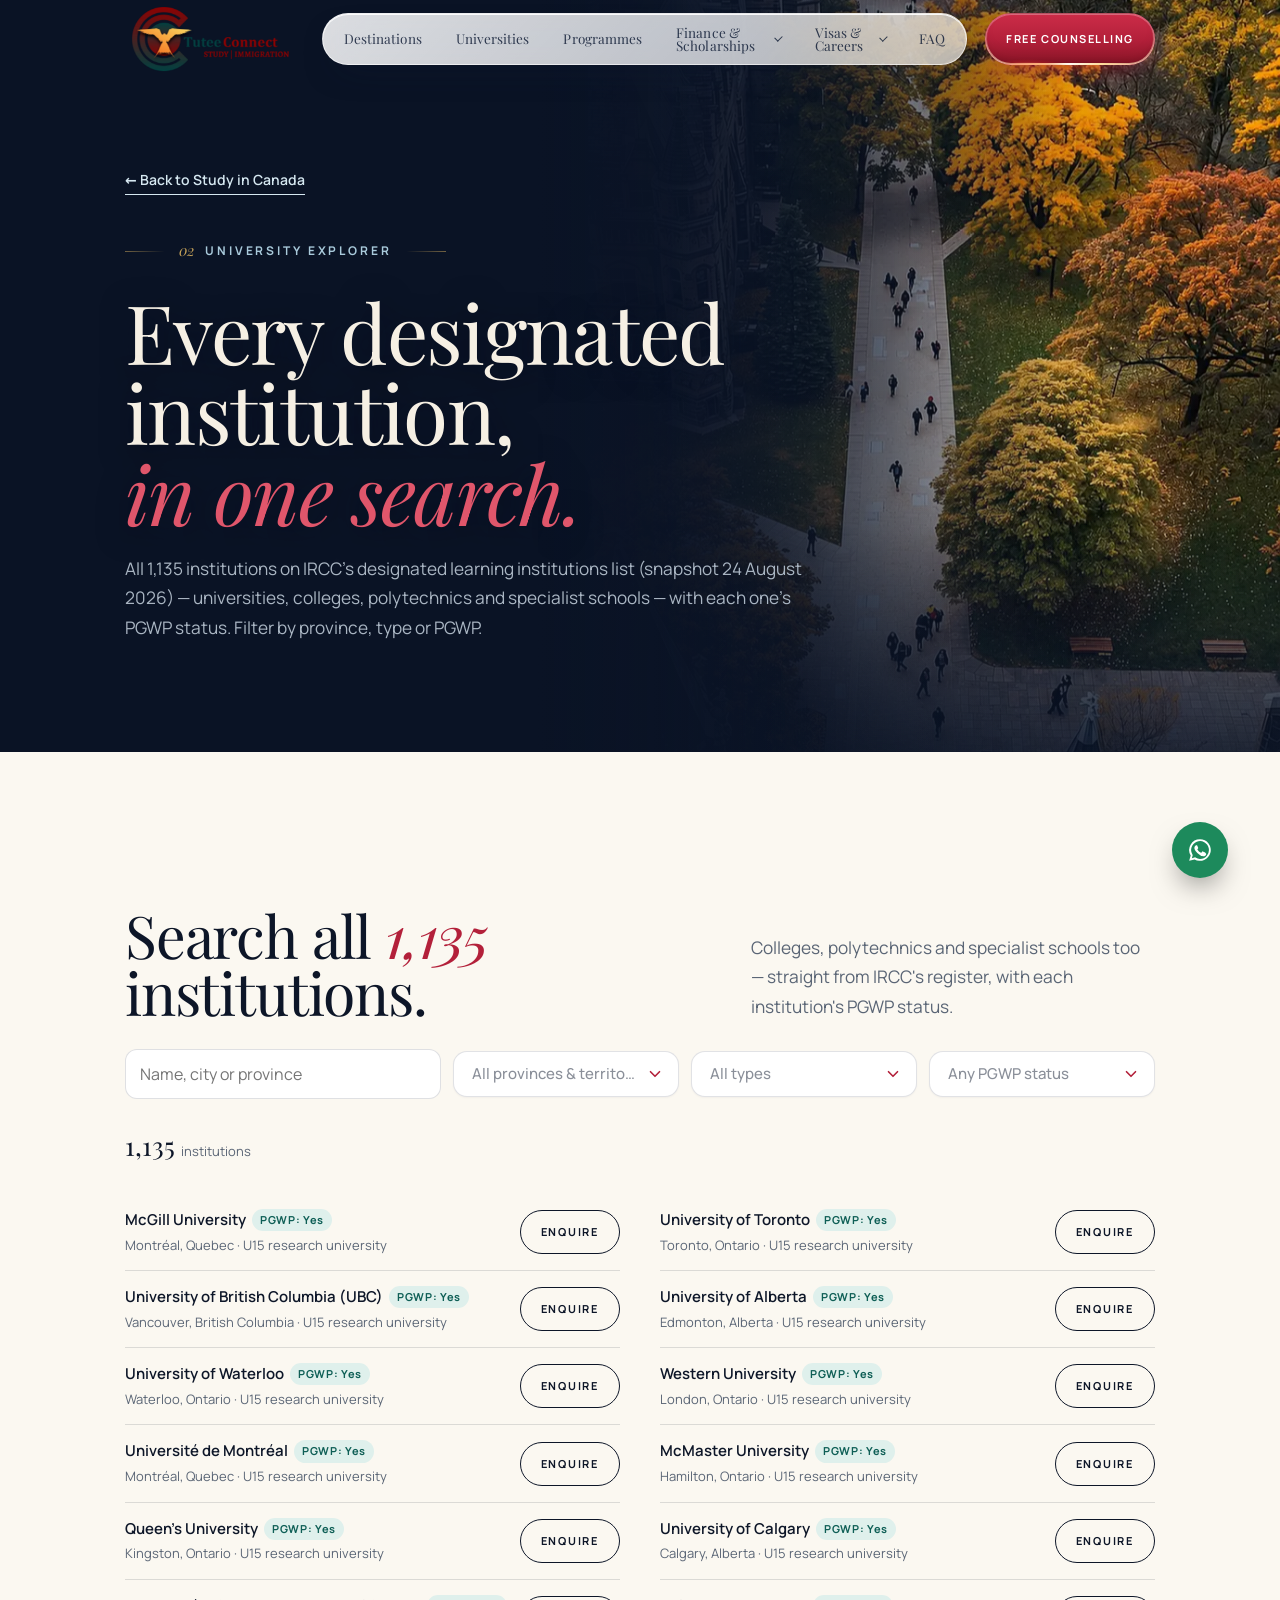
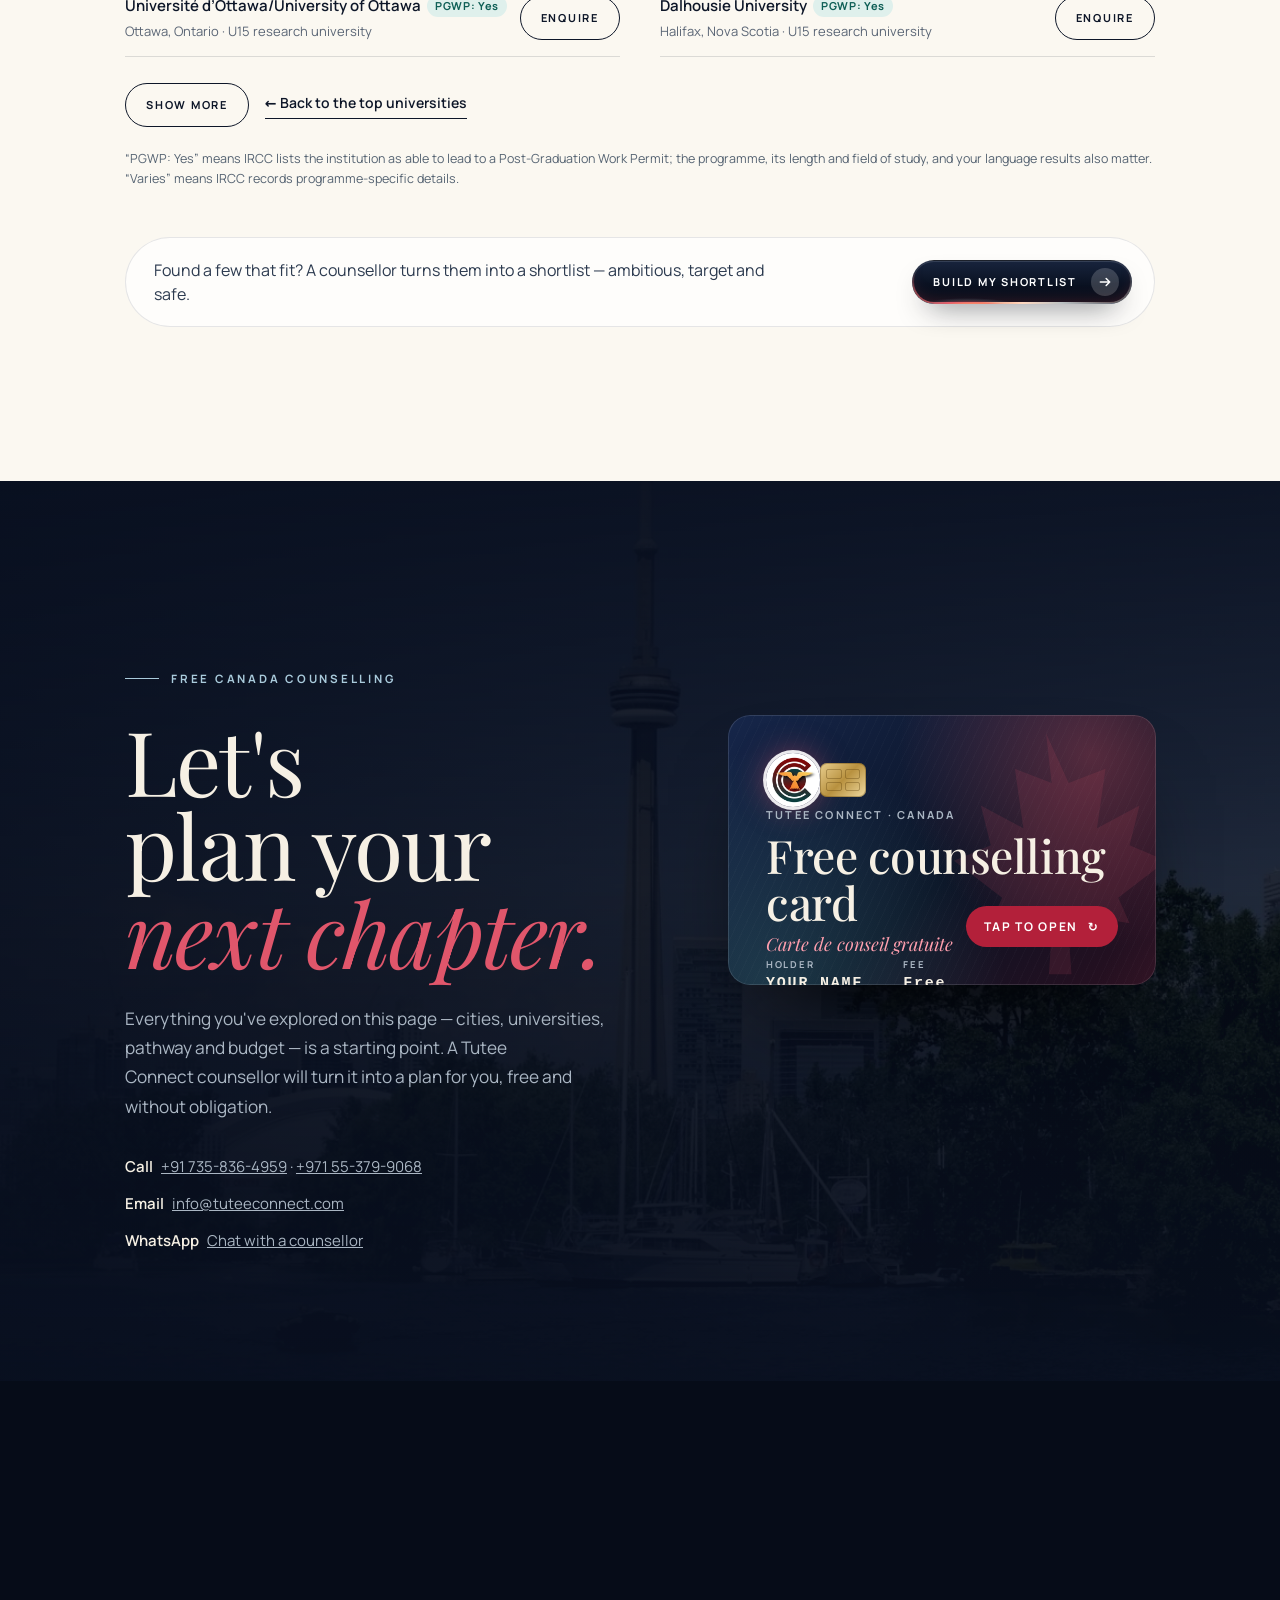
<file: explore-universities.html>
<!DOCTYPE html>
<html lang="en-IN">
<head>
<meta charset="UTF-8">
<meta name="viewport" content="width=device-width, initial-scale=1">
<title>All Canadian institutions · University explorer · Tutee Connect</title>
<meta name="description" content="Explore Canadian cities and universities, build your study pathway, plan costs with official figures and prepare your study permit with Tutee Connect's Canada counsellors. Free counselling.">
<meta name="theme-color" content="#0a1325">
<link rel="icon" href="./assets/img/logo/icon-96.png">
<link rel="preload" as="font" type="font/woff2" href="./assets/canada/fonts/playfair-display-latin-400-normal.woff2" crossorigin>
<link rel="preload" as="font" type="font/woff2" href="./assets/canada/fonts/manrope-latin-500-normal.woff2" crossorigin>
<link rel="stylesheet" href="./assets/canada/css/royal.css">
</head>
<body class="eu-page">

<a class="skip" href="./index.html#main">Skip to content</a>
<div class="progress" aria-hidden="true" data-progress></div>

<header class="hdr" data-hdr>
  <div class="wrap">
    <a class="logo" href="#top" aria-label="Tutee Connect — back to top"><img src="./assets/img/logo/logo-hd.webp" alt="Tutee Connect — Study | Immigration" width="1000" height="408"></a>
    <nav class="nav" aria-label="Primary">
      <a href="./index.html#destinations">Destinations</a><a href="./index.html#universities">Universities</a><a href="./index.html#programmes">Programmes</a>
      <div class="nav-dd"><a href="./index.html#finance" aria-haspopup="true">Finance &amp; Scholarships<i aria-hidden="true"></i></a><div class="nav-menu"><a href="./index.html#finance">Working while studying &amp; finance</a><a href="./index.html#scholarships">Scholarships &amp; loans</a></div></div>
      <div class="nav-dd"><a href="./index.html#permit" aria-haspopup="true">Visas &amp; Careers<i aria-hidden="true"></i></a><div class="nav-menu"><a href="./index.html#admissions">Admissions &amp; intakes</a><a href="./index.html#permit">Study permit</a><a href="./index.html#careers">Careers &amp; PR path</a><a href="./index.html#family">Coming with family</a></div></div>
      <a href="./index.html#faq">FAQ</a>
    </nav>
    <a class="btn sm hdr-cta" href="#contact" data-magnetic>Free counselling</a>
    <button class="burger" type="button" aria-label="Open menu" aria-controls="drawer" aria-expanded="false" data-open-drawer><span></span></button>
  </div>
</header>

<div class="drawer" id="drawer" aria-hidden="true" data-drawer>
  <div class="drawer-top">
    <span class="logo"><img src="./assets/img/logo/logo-hd.webp" alt="Tutee Connect" width="1000" height="408" style="height:34px"></span>
    <button class="x" type="button" aria-label="Close menu" data-close-drawer>×</button>
  </div>
  <nav aria-label="Mobile">
    <a href="./index.html#destinations">Destinations <small>01</small></a><a href="./index.html#universities">Universities <small>02</small></a><a href="./index.html#programmes">Programmes <small>03</small></a><a href="./index.html#admissions">Admissions &amp; intakes <small>04</small></a><a href="./index.html#journey">Your journey <small>05</small></a><a href="./index.html#finance">Finance <small>06</small></a><a href="./index.html#scholarships">Scholarships <small>07</small></a><a href="./index.html#permit">Study permit <small>08</small></a><a href="./index.html#careers">Careers <small>09</small></a><a href="./index.html#life">Life in Canada <small>10</small></a><a href="./index.html#faq">Questions <small>11</small></a>
  </nav>
  <a class="btn" href="#contact">Free counselling <span class="ar">→</span></a>
</div>

<main id="main">
<section class="sec dark eu-hero" id="top">
  <div class="eu-photo" aria-hidden="true"><img src="./assets/img/photos/eu-campus.webp" srcset="./assets/img/photos/eu-campus-m.webp 800w, ./assets/img/photos/eu-campus.webp 1280w" sizes="(max-width: 899px) 100vw, 50vw" alt="" width="1878" height="3350"><i class="eu-fade"></i></div>
  <div class="wrap">
    <a class="tlink eu-back" href="./index.html#universities">← Back to Study in Canada</a>
    <p class="kicker"><span class="no">02</span> University explorer</p>
    <h1 class="display d-l" style="margin-top:18px">Every designated institution,<br><em class="em-c">in one search.</em></h1>
    <p class="lede" style="max-width:62ch;margin-top:22px">All 1,135 institutions on IRCC's designated learning institutions list (snapshot 24 August 2026) — universities, colleges, polytechnics and specialist schools — with each one's PGWP status. Filter by province, type or PGWP.</p>
  </div>
</section>
<section class="sec light unis" id="universities">
  <div class="wrap">
    <div class="dir" id="directory" style="margin-top:0;border-top:0;padding-top:0">
      <div class="head two" style="margin-bottom:28px">
        <h3 class="display d-m rv">Search all <em class="em-c">1,135</em> institutions.</h3>
        <p class="lede rv d1">Colleges, polytechnics and specialist schools too — straight from IRCC's register, with each institution's PGWP status.</p>
      </div>
      <div class="dir-bar">
        <input class="field" type="search" placeholder="Name, city or province" aria-label="Search all institutions" data-d="q">
        <select class="field" aria-label="Province" data-d="prov"></select>
        <select class="field" aria-label="Institution type" data-d="type"><option value="">All types</option><option value="U15">U15 research university</option><option value="Public">Public university</option><option value="College">College</option><option value="Specialist">Specialist</option><option value="Private">Private</option></select>
        <select class="field" aria-label="PGWP status" data-d="pgwp"><option value="">Any PGWP status</option><option value="Yes">PGWP: Yes</option><option value="Varies">PGWP: Varies</option><option value="No">PGWP: No</option></select>
      </div>
      <p class="count" aria-live="polite" data-d-count></p>
      <div class="dir-list" data-d-list></div>
      <div style="display:flex;gap:16px;flex-wrap:wrap;align-items:center;margin-top:26px"><button class="btn line sm" type="button" data-d-more>Show more</button><a class="tlink" href="./index.html#universities">← Back to the top universities</a></div>
      <p class="src" style="margin-top:22px">“PGWP: Yes” means IRCC lists the institution as able to lead to a Post-Graduation Work Permit; the programme, its length and field of study, and your language results also matter. “Varies” means IRCC records programme-specific details.</p>
    </div>
  <div class="mini-cta"><p>Found a few that fit? A counsellor turns them into a shortlist &mdash; ambitious, target and safe.</p><a class="btn sm" href="#contact">Build my shortlist <span class="ar">&rarr;</span></a></div>
  </div>
</section>

<!-- FINAL =============================================================== -->
<section class="final" id="contact">
  <div class="final-sky" aria-hidden="true"><img src="./assets/img/photos/students-campus.webp" alt="" loading="lazy" width="1166" height="1143"><canvas data-final-field></canvas></div>
  <div class="wrap">
    <div>
      <p class="kicker rv" style="color:var(--ice-2)">Free Canada counselling</p>
      <h2 class="display" style="margin-top:22px"><span class="ln"><span>Let's plan your</span></span><span class="ln"><span><em>next chapter.</em></span></span></h2>
      <p class="lede rv d1" style="margin-top:26px">Everything you've explored on this page — cities, universities, pathway and budget — is a starting point. A Tutee Connect counsellor will turn it into a plan for you, free and without obligation.</p>
      <div class="contact-lines rv d2">
        <div><b>Call</b><a href="tel:+917358364959">+91 735-836-4959</a> · <a href="tel:+971553799068">+971 55-379-9068</a></div>
        <div><b>Email</b><a href="mailto:info@tuteeconnect.com">info@tuteeconnect.com</a></div>
        <div><b>WhatsApp</b><a href="https://wa.me/917358364959" target="_blank" rel="noopener">Chat with a counsellor</a></div>
      </div>
    </div>
    <form class="form jc-form rv d1" data-lead-form data-jc novalidate>
      <div class="jc-3d" data-jc-3d>
      <button type="button" class="jc-front" data-jc-open aria-label="Open the free counselling card">
        <span class="jc-fholo" aria-hidden="true"></span>
        <span class="jc-ftop"><img src="./assets/img/tc-mark.webp" alt="" width="54" height="54"><span class="jc-chip" aria-hidden="true"><i></i><i></i><i></i><i></i></span></span>
        <span class="jc-fmid"><small>Tutee Connect · Canada</small><b>Free counselling card</b><em>Carte de conseil gratuite</em></span>
        <span class="jc-fbot"><span><small>Holder</small>YOUR NAME</span><span><small>Fee</small>Free</span></span>
        <span class="jc-tap">Tap to open <i>↻</i></span>
      </button>
      <div class="jc-card" data-jc-card>
        <div class="jc-holo" aria-hidden="true"></div>
        <div class="jc-band">
          <span class="jc-brand"><img src="./assets/img/tc-mark.webp" alt="" width="34" height="34"><span><b>Tutee Connect</b><small>Canada journey card · Carte de parcours</small></span></span>
          <span class="jc-chip" aria-hidden="true"><i></i><i></i><i></i><i></i></span>
        </div>
        <h3 class="jc-title">Get personalised Canada guidance</h3>
        <div class="jc-body">
          <div class="jc-photo" aria-hidden="true">
            <span class="jc-ini" data-jc-ini>?</span>
            <svg class="jc-leaf" viewBox="0 0 24 24"><path fill="currentColor" d="M12 2l1.6 3.5 2.6-1-.6 4.2 3-1.6-.7 2.8 2.6 1.1-3.4 2.6.8 1.8-4.4-.7.3 4.3h-1.6l.3-4.3-4.4.7.8-1.8-3.4-2.6 2.6-1.1-.7-2.8 3 1.6-.6-4.2 2.6 1z"/></svg>
            <small>No. <span data-jc-no>TC-0000</span></small>
          </div>
          <div class="jc-fields">
            <div class="jc-f wide"><label for="l-name">Full name · Nom</label><input class="field" id="l-name" name="name" autocomplete="name" required minlength="2" placeholder="As on your passport"></div>
            <div class="jc-f wide"><label for="l-email">Email · Courriel</label><input class="field" id="l-email" name="email" type="email" autocomplete="email" required placeholder="you@example.com"></div>
            <div class="jc-f wide"><label for="l-phone">Phone · Téléphone</label><div class="ph"><select class="field" name="country_code" aria-label="Country code"><option value="+971">AE (+971)</option><option value="+93">AF (+93)</option><option value="+54">AR (+54)</option><option value="+43">AT (+43)</option><option value="+61">AU (+61)</option><option value="+32">BE (+32)</option><option value="+55">BR (+55)</option><option value="+41">CH (+41)</option><option value="+56">CL (+56)</option><option value="+86">CN (+86)</option><option value="+57">CO (+57)</option><option value="+49">DE (+49)</option><option value="+45">DK (+45)</option><option value="+213">DZ (+213)</option><option value="+20">EG (+20)</option><option value="+34">ES (+34)</option><option value="+358">FI (+358)</option><option value="+33">FR (+33)</option><option value="+30">GR (+30)</option><option value="+36">HU (+36)</option><option value="+62">ID (+62)</option><option value="+353">IE (+353)</option><option value="+91" selected>IN (+91)</option><option value="+98">IR (+98)</option><option value="+39">IT (+39)</option><option value="+81">JP (+81)</option><option value="+254">KE (+254)</option><option value="+82">KR (+82)</option><option value="+94">LK (+94)</option><option value="+212">MA (+212)</option><option value="+95">MM (+95)</option><option value="+52">MX (+52)</option><option value="+60">MY (+60)</option><option value="+234">NG (+234)</option><option value="+31">NL (+31)</option><option value="+47">NO (+47)</option><option value="+64">NZ (+64)</option><option value="+51">PE (+51)</option><option value="+63">PH (+63)</option><option value="+92">PK (+92)</option><option value="+48">PL (+48)</option><option value="+351">PT (+351)</option><option value="+974">QA (+974)</option><option value="+40">RO (+40)</option><option value="+7">RU/KZ (+7)</option><option value="+966">SA (+966)</option><option value="+46">SE (+46)</option><option value="+65">SG (+65)</option><option value="+66">TH (+66)</option><option value="+216">TN (+216)</option><option value="+90">TR (+90)</option><option value="+255">TZ (+255)</option><option value="+380">UA (+380)</option><option value="+256">UG (+256)</option><option value="+44">UK (+44)</option><option value="+1">US/CA (+1)</option><option value="+58">VE (+58)</option><option value="+84">VN (+84)</option><option value="+27">ZA (+27)</option></select><input class="field" id="l-phone" name="phone_number" type="tel" inputmode="tel" autocomplete="tel-national" required placeholder="Mobile number"></div></div>
            <div class="jc-f"><label for="l-level">Level · Niveau</label><select class="field" id="l-level" data-x="Level"><option value="">Not sure yet</option><option>Diploma / certificate</option><option>Bachelor's</option><option>Postgraduate certificate</option><option>Master's</option><option>Doctorate</option></select></div>
            <div class="jc-f"><label for="l-intake">Intake · Session</label><select class="field" id="l-intake" data-x="Intake"><option value="">Not sure yet</option><option>January 2027</option><option>May 2027</option><option>September 2027</option><option>January 2028</option><option>September 2028</option></select></div>
          </div>
        </div>
        <div class="jc-mrz" aria-hidden="true"><span data-jc-m1>TC&lt;CAN&lt;&lt;YOUR&lt;NAME&lt;&lt;&lt;&lt;&lt;&lt;&lt;&lt;&lt;&lt;&lt;&lt;&lt;&lt;&lt;&lt;&lt;&lt;&lt;&lt;</span><span data-jc-m2>FREE&lt;COUNSELLING&lt;&lt;OPEN&lt;&lt;&lt;&lt;&lt;&lt;&lt;&lt;&lt;&lt;&lt;&lt;&lt;&lt;&lt;</span></div>
        <span class="jc-issued" aria-hidden="true">Received ✓</span>
      </div>
      </div>
      <input type="hidden" name="destination" value="Canada — General enquiry" data-dest-input>
      <input type="hidden" name="from_name" value="Tutee Connect Canada website">
      <label class="hp" aria-hidden="true">Leave empty<input name="botcheck" tabindex="-1" autocomplete="off"></label>
      <div class="dest-lbl"><span>Enquiry: <b data-dest-label>Canada — General enquiry</b></span><button type="button" data-dest-clear hidden>Clear</button></div>
      <div class="msg ok" data-ok role="status">Thank you — your enquiry has reached our team. A counsellor will contact you soon.</div>
      <div class="msg err" data-err role="alert"></div>
      <button class="btn" type="submit" data-submit>Start my Canada journey <span class="ar">→</span></button>
      <p class="fine" style="margin:0">A Tutee Connect counselling card — not a government document. We use your details only to respond to this enquiry. See our <a href="https://tuteeconnect.com/privacy-policy.html" target="_blank" rel="noopener">privacy policy</a>.</p>
    </form>
  </div>
</section>
</main>

<footer class="ftr" id="site-footer">
  <div class="wrap">
    <div class="ftr-grid">
      <div><a class="logo" href="#top"><img src="./assets/img/logo/logo-hd.webp" alt="Tutee Connect — Study | Immigration" width="1000" height="408" style="height:42px" loading="lazy"></a><p style="max-width:36ch;margin:0">Our vision is to form a society where all the talent champs in the world get connected and support each other to grow in their life.</p></div>
      <div><h5>Explore Canada</h5><ul><li><a href="./index.html#destinations">Destinations</a></li><li><a href="./index.html#universities">University explorer</a></li><li><a href="./index.html#programmes">Programme discovery</a></li><li><a href="./index.html#admissions">Admissions &amp; intakes</a></li><li><a href="./index.html#finance">Cost estimator</a></li><li><a href="./index.html#careers">Careers after graduation</a></li><li><a href="./explore-universities.html">Full institution directory</a></li></ul></div>
      <div><h5>Offices</h5><ul><li><b style="color:var(--ivory);font-weight:600">India</b><br>1st Floor, ALA Corner Complex, Virugambakkam, Chennai - 600092</li><li><b style="color:var(--ivory);font-weight:600">UAE</b><br>Tutee Connect LLC FZ, Meydan Grandstand, Dubai, U.A.E.</li></ul></div>
      <div><h5>Contact</h5><ul><li><a href="tel:+917358364959">+91 735-836-4959</a></li><li><a href="tel:+971553799068">+971 55-379-9068</a></li><li><a href="mailto:info@tuteeconnect.com">info@tuteeconnect.com</a></li><li><a href="https://www.instagram.com/tuteeconnect/" target="_blank" rel="noopener">Instagram</a> · <a href="https://www.linkedin.com/company/tutee-connect/" target="_blank" rel="noopener">LinkedIn</a> · <a href="https://www.facebook.com/tuteeconnect" target="_blank" rel="noopener">Facebook</a></li></ul></div>
    </div>
    <p class="ftr-sign" aria-hidden="true">Your next chapter is north.</p>
    <div class="ftr-base">
      <div><a href="https://tuteeconnect.com/about.html">About us</a> · <a href="https://tuteeconnect.com/terms-and-conditions.html">Terms</a> · <a href="https://tuteeconnect.com/privacy-policy.html">Privacy</a> · © 2026 Tutee Connect. All rights reserved.</div>
      <div data-photo-credit>Photography via Wikimedia Commons: Cabbagetown, Toronto © Jay Woodworth (CC BY 2.0); Toronto skyline and Toronto Reference Library by Raysonho (CC0); Trinity College, University of Toronto (photo supplied by Tutee Connect); downtown Montréal by Andrew Welch (CC0). City cards: photos supplied by Tutee Connect.  Map: Natural Earth; lakes © OpenStreetMap contributors (ODbL).</div>
    </div>
  </div>
</footer>

<a class="wa" href="https://wa.me/917358364959" target="_blank" rel="noopener" aria-label="Chat with Tutee Connect on WhatsApp"><svg width="26" height="26" viewBox="0 0 24 24" fill="currentColor" aria-hidden="true"><path d="M12 2a10 10 0 0 0-8.6 15.1L2 22l5-1.3A10 10 0 1 0 12 2zm0 18.2a8.2 8.2 0 0 1-4.2-1.2l-.3-.2-3 .8.8-2.9-.2-.3A8.2 8.2 0 1 1 12 20.2zm4.5-6.1c-.2-.1-1.5-.7-1.7-.8s-.4-.1-.6.1-.7.8-.8 1-.3.2-.5.1a6.7 6.7 0 0 1-3.3-2.9c-.2-.4.2-.4.7-1.3.1-.2 0-.3 0-.4l-.8-1.8c-.2-.5-.4-.4-.6-.4h-.5a1 1 0 0 0-.7.3 3 3 0 0 0-.9 2.2 5.2 5.2 0 0 0 1.1 2.8 11.9 11.9 0 0 0 4.6 4c1.7.7 2.4.8 3.2.7.5-.1 1.5-.6 1.8-1.2s.2-1.1.1-1.2-.1-.2-.3-.3z"/></svg></a>

<script src="./assets/js/universities-data.js" defer></script>
<script src="./assets/canada/js/leaf.js" defer></script>
<script src="./assets/canada/js/royal.js" defer></script>
<script src="./assets/canada/js/select.js" defer></script>
<script src="./assets/canada/js/ask.js" defer></script>
<script src="./assets/canada/js/testimonials.js" defer></script>
<script src="./assets/canada/js/journeycard.js" defer></script>
</body>
</html>
</file>
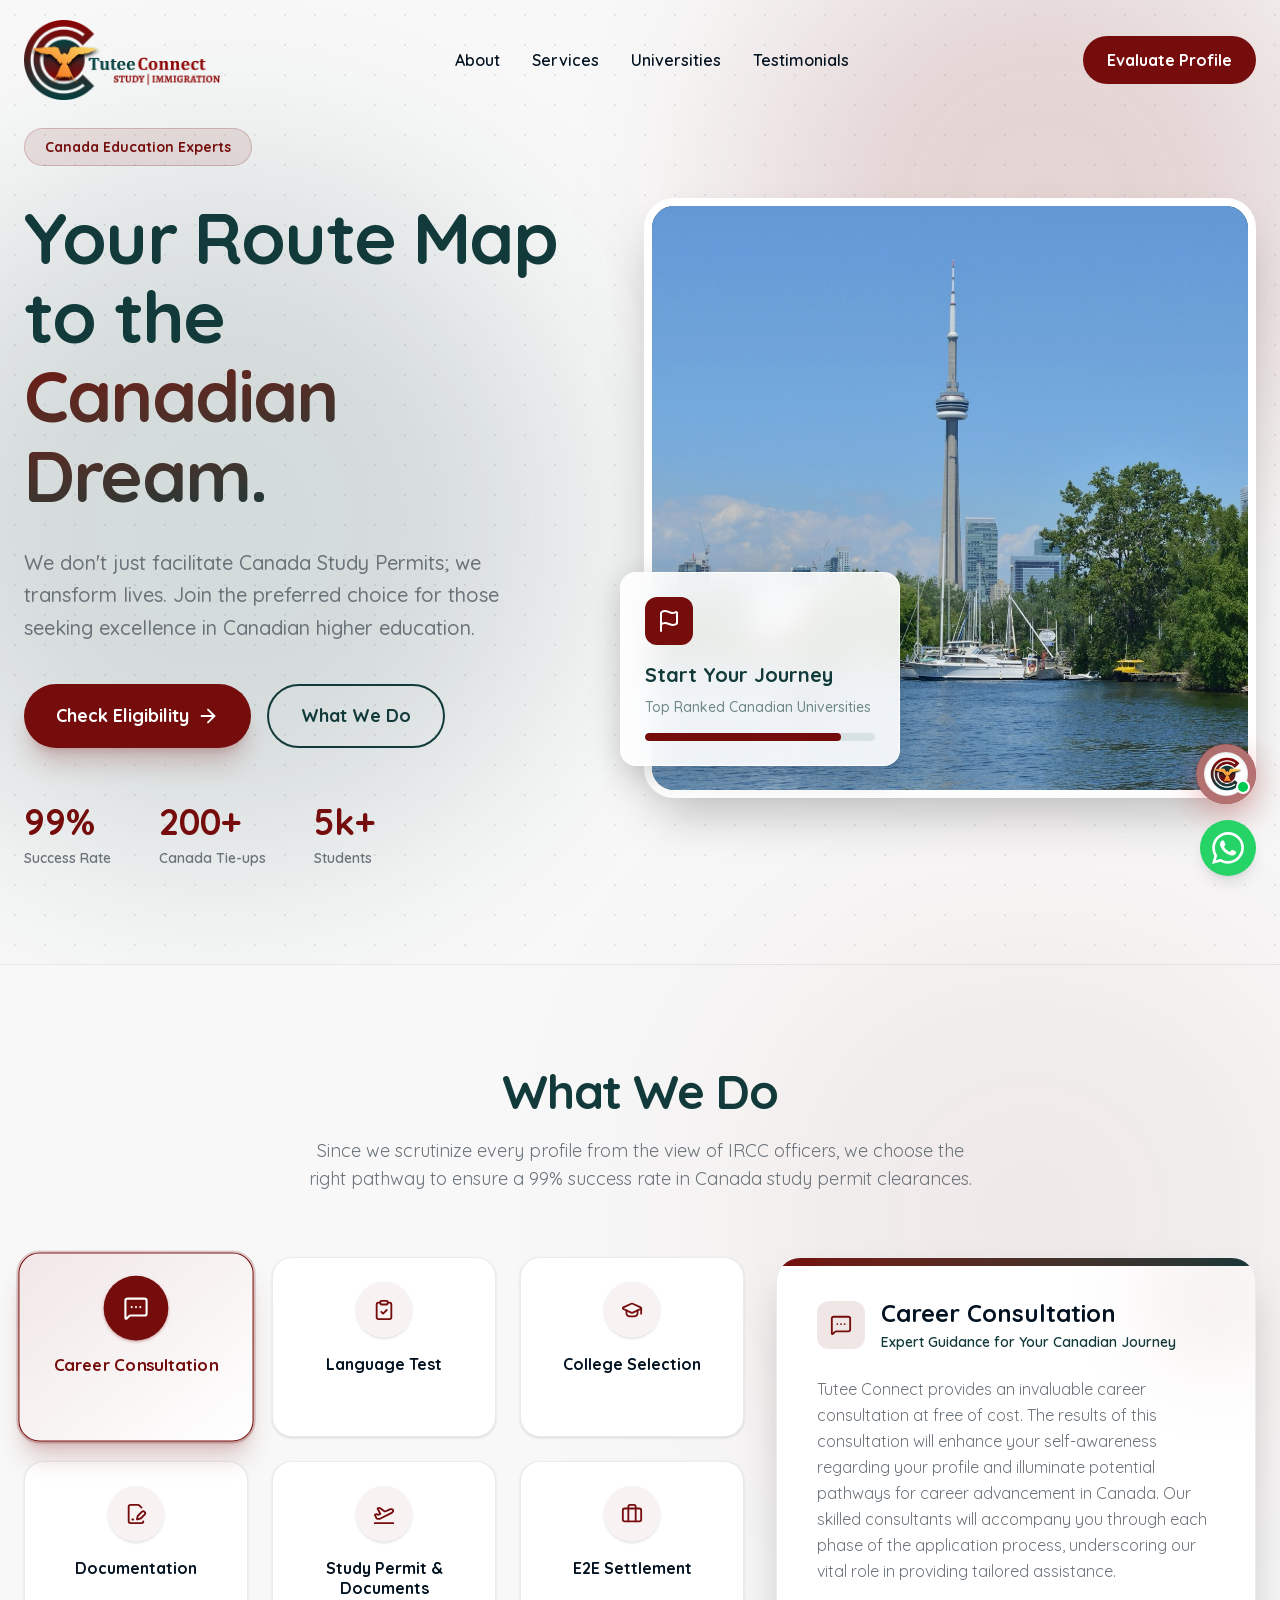
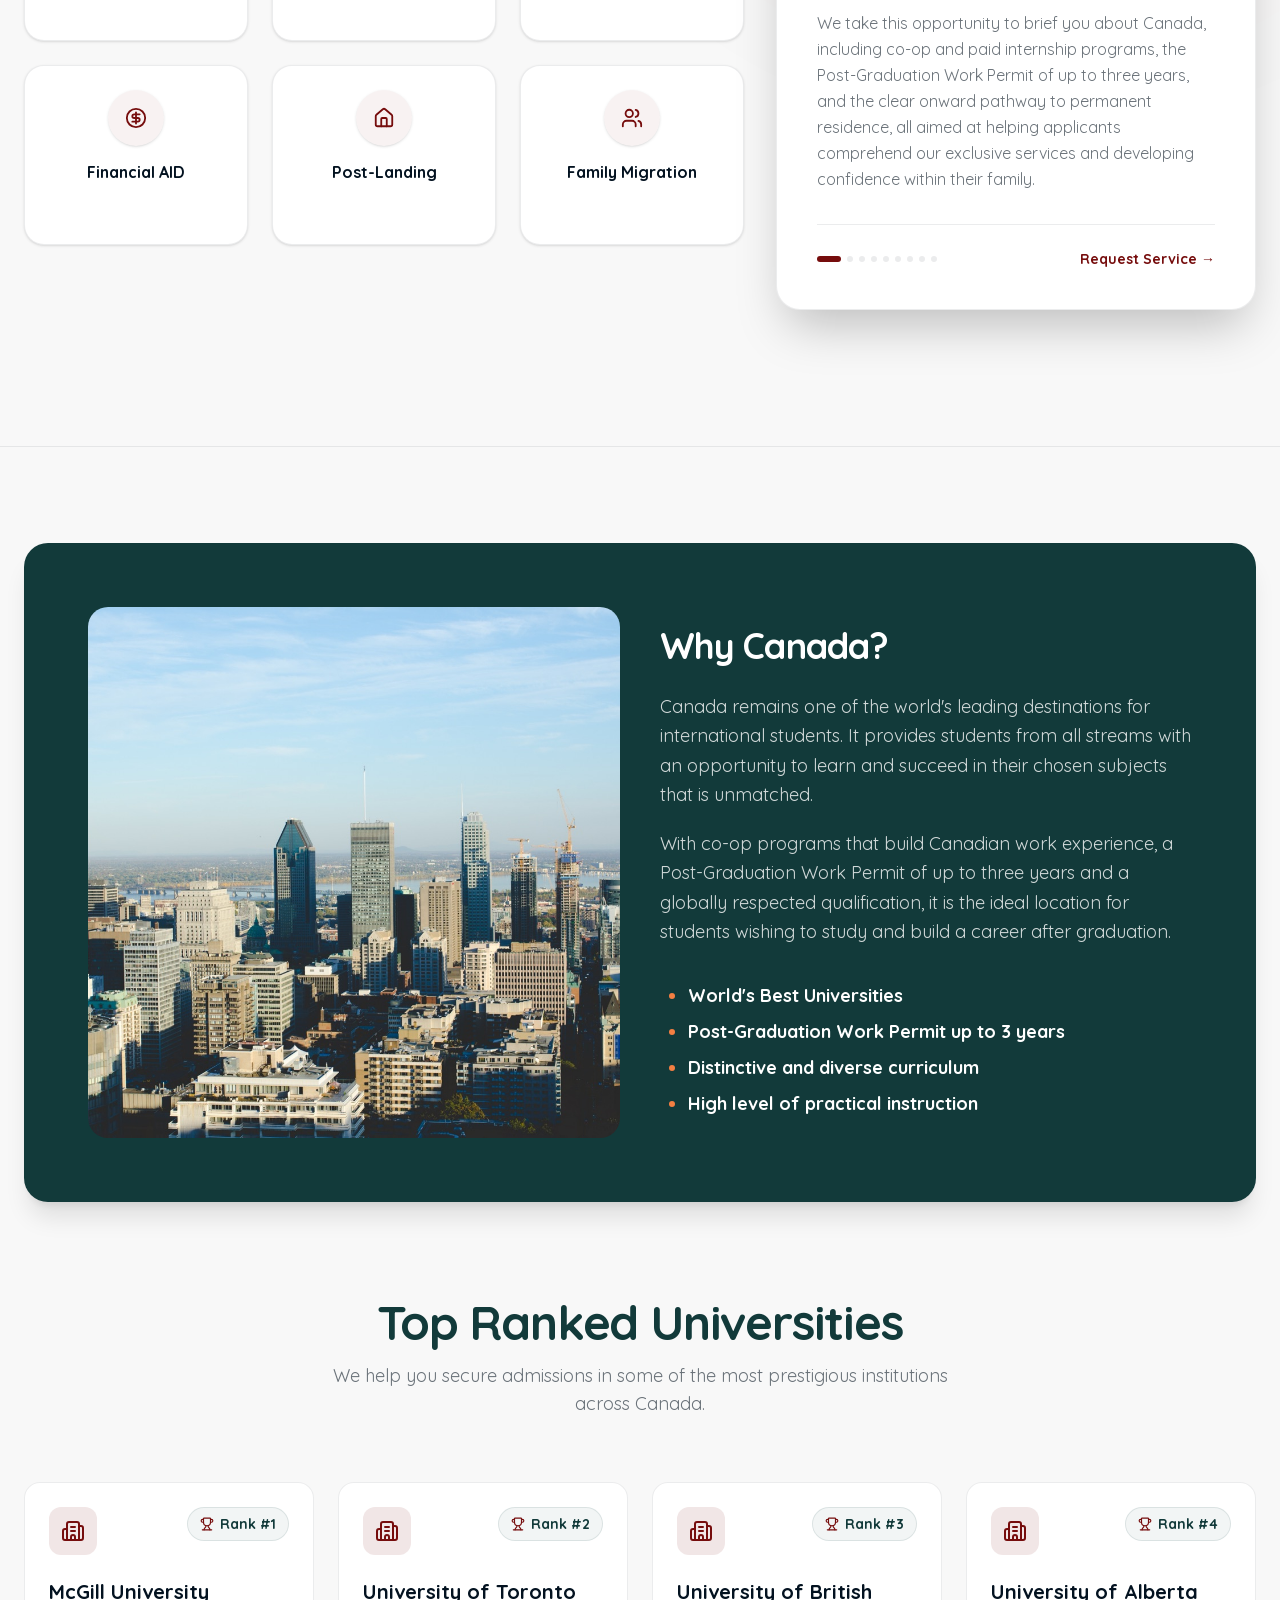
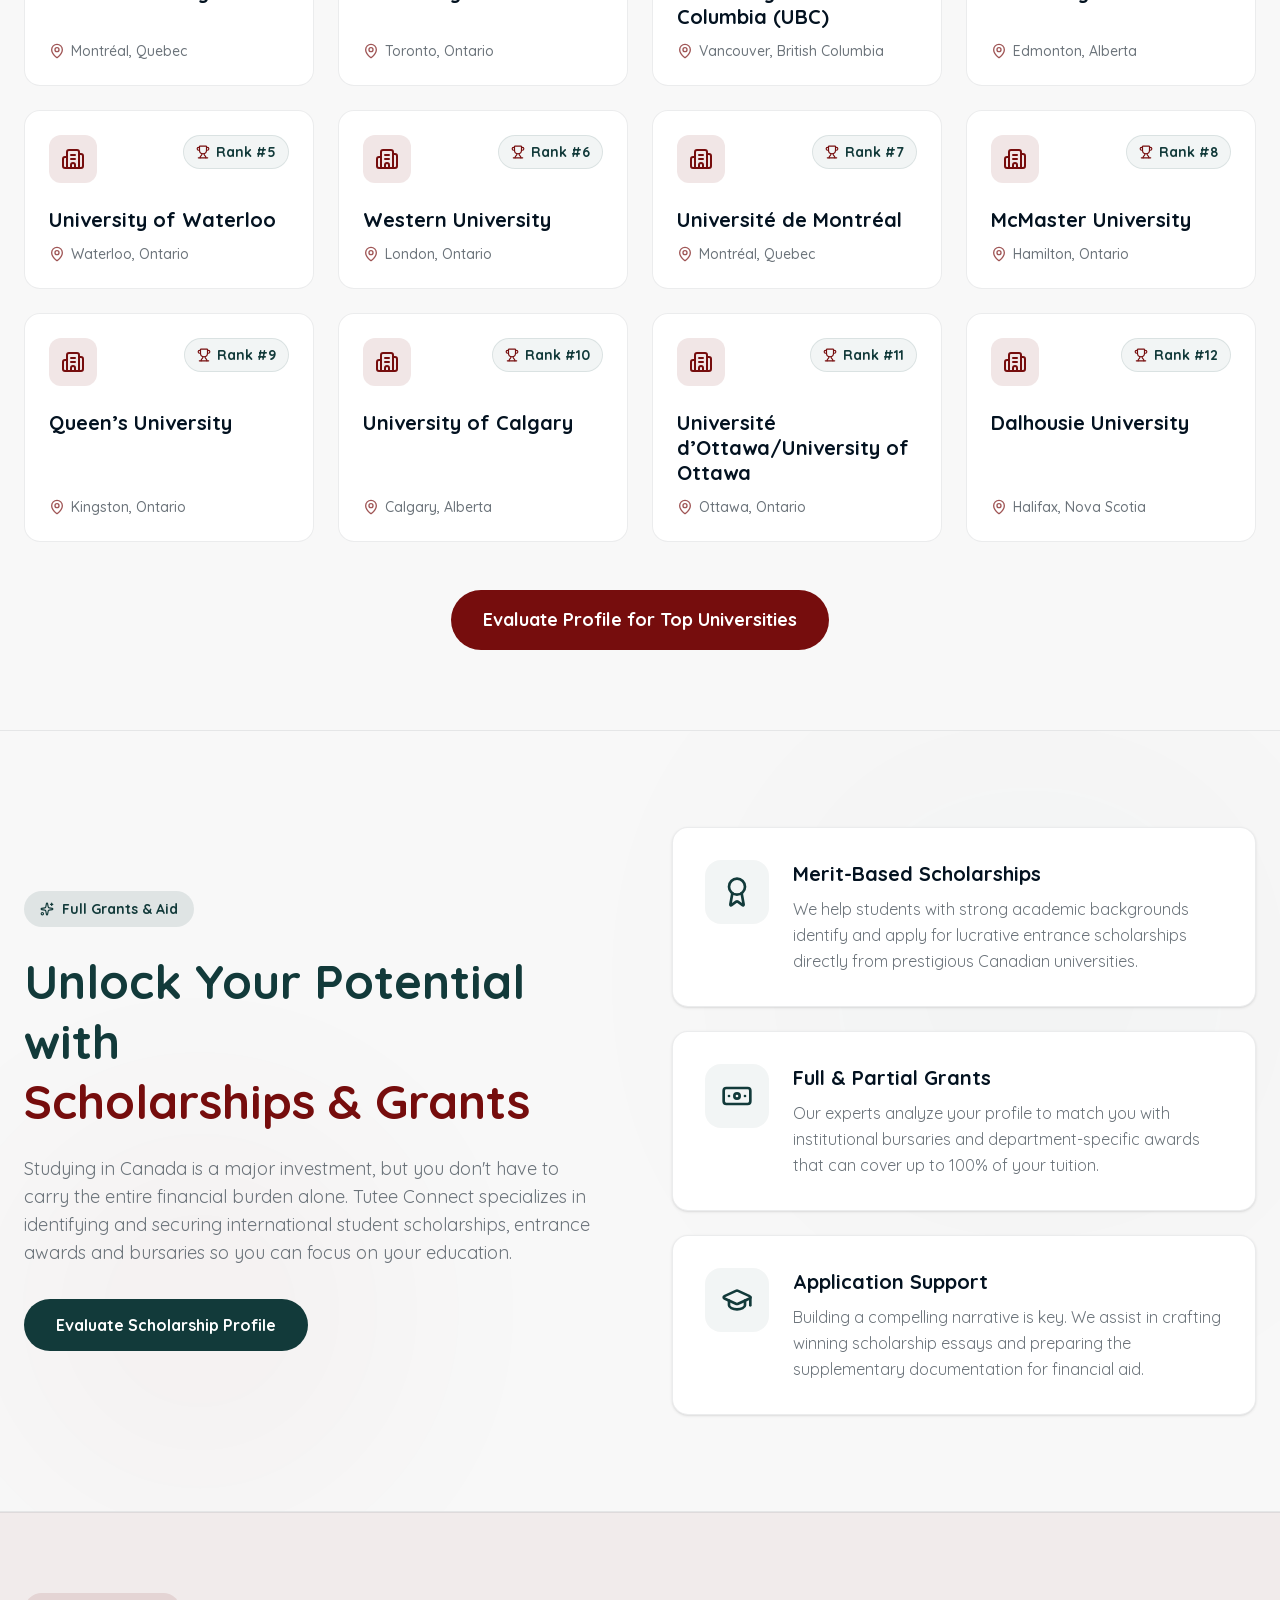
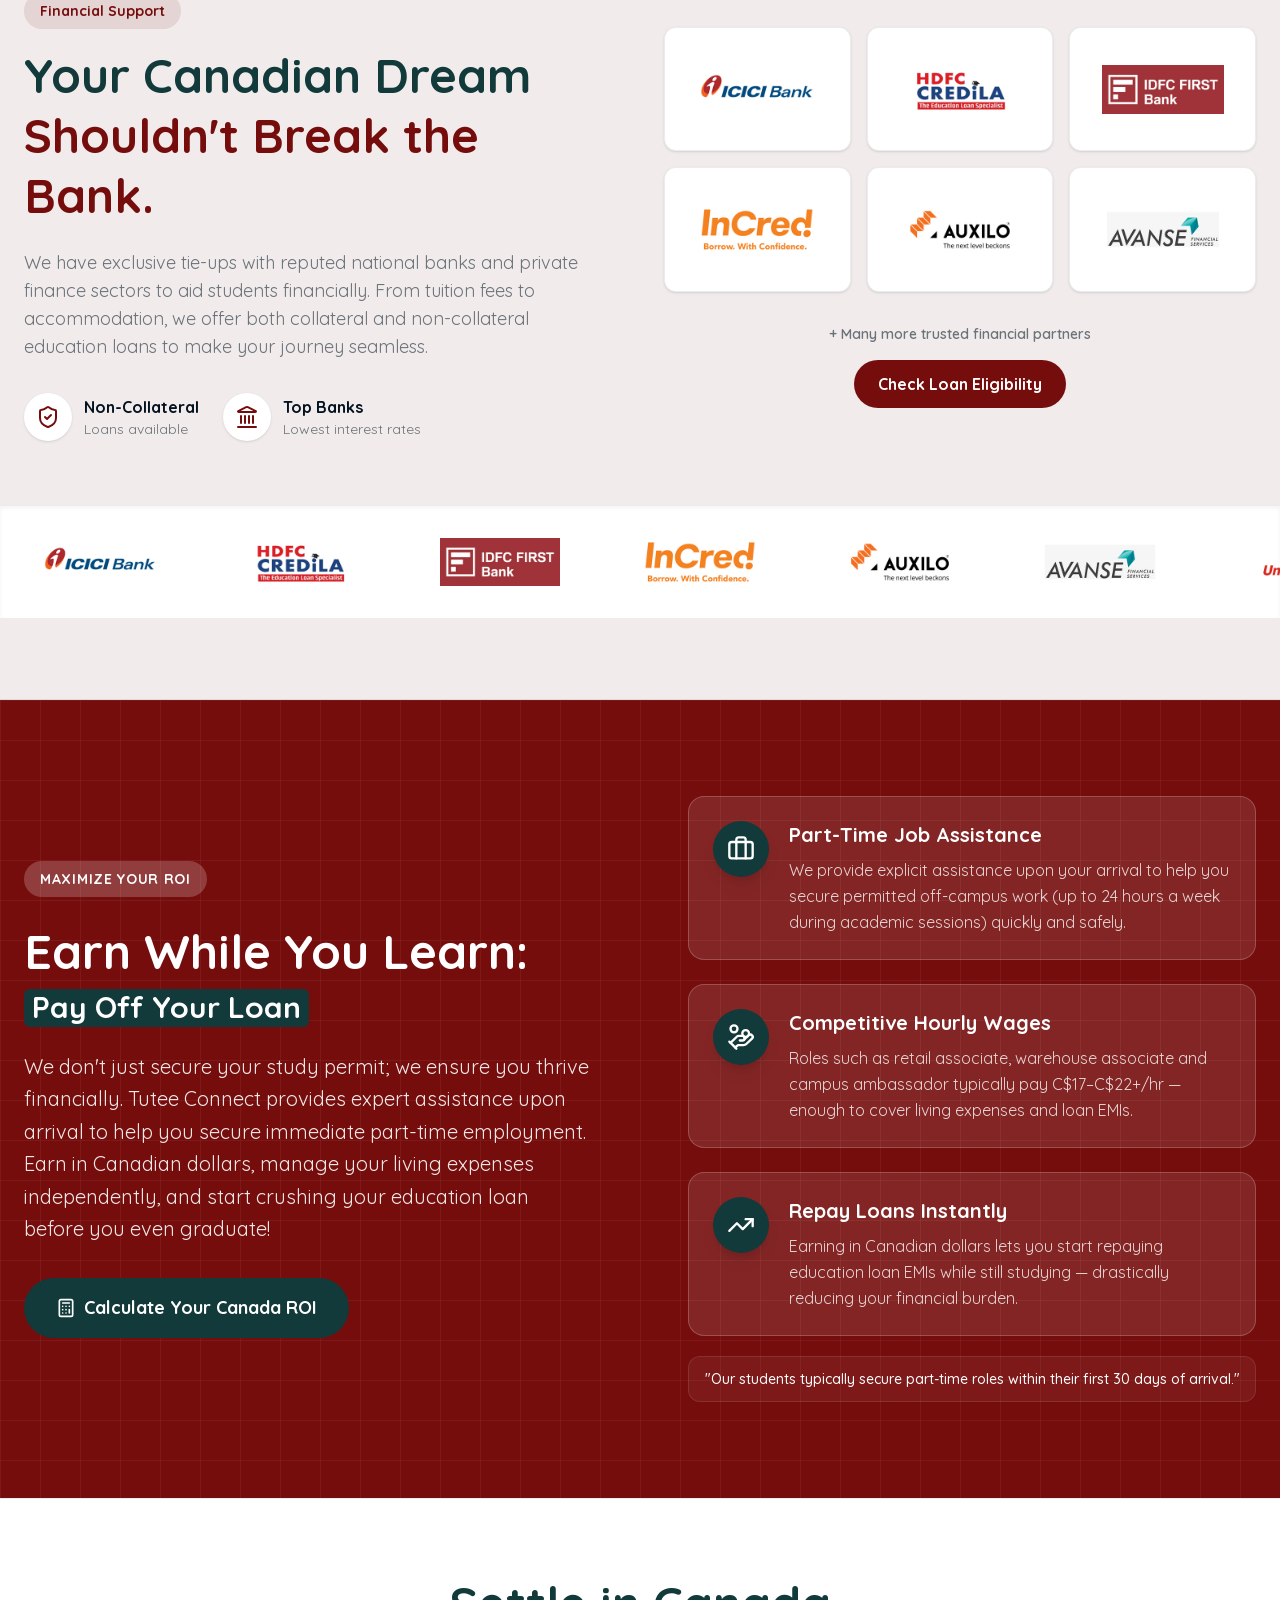
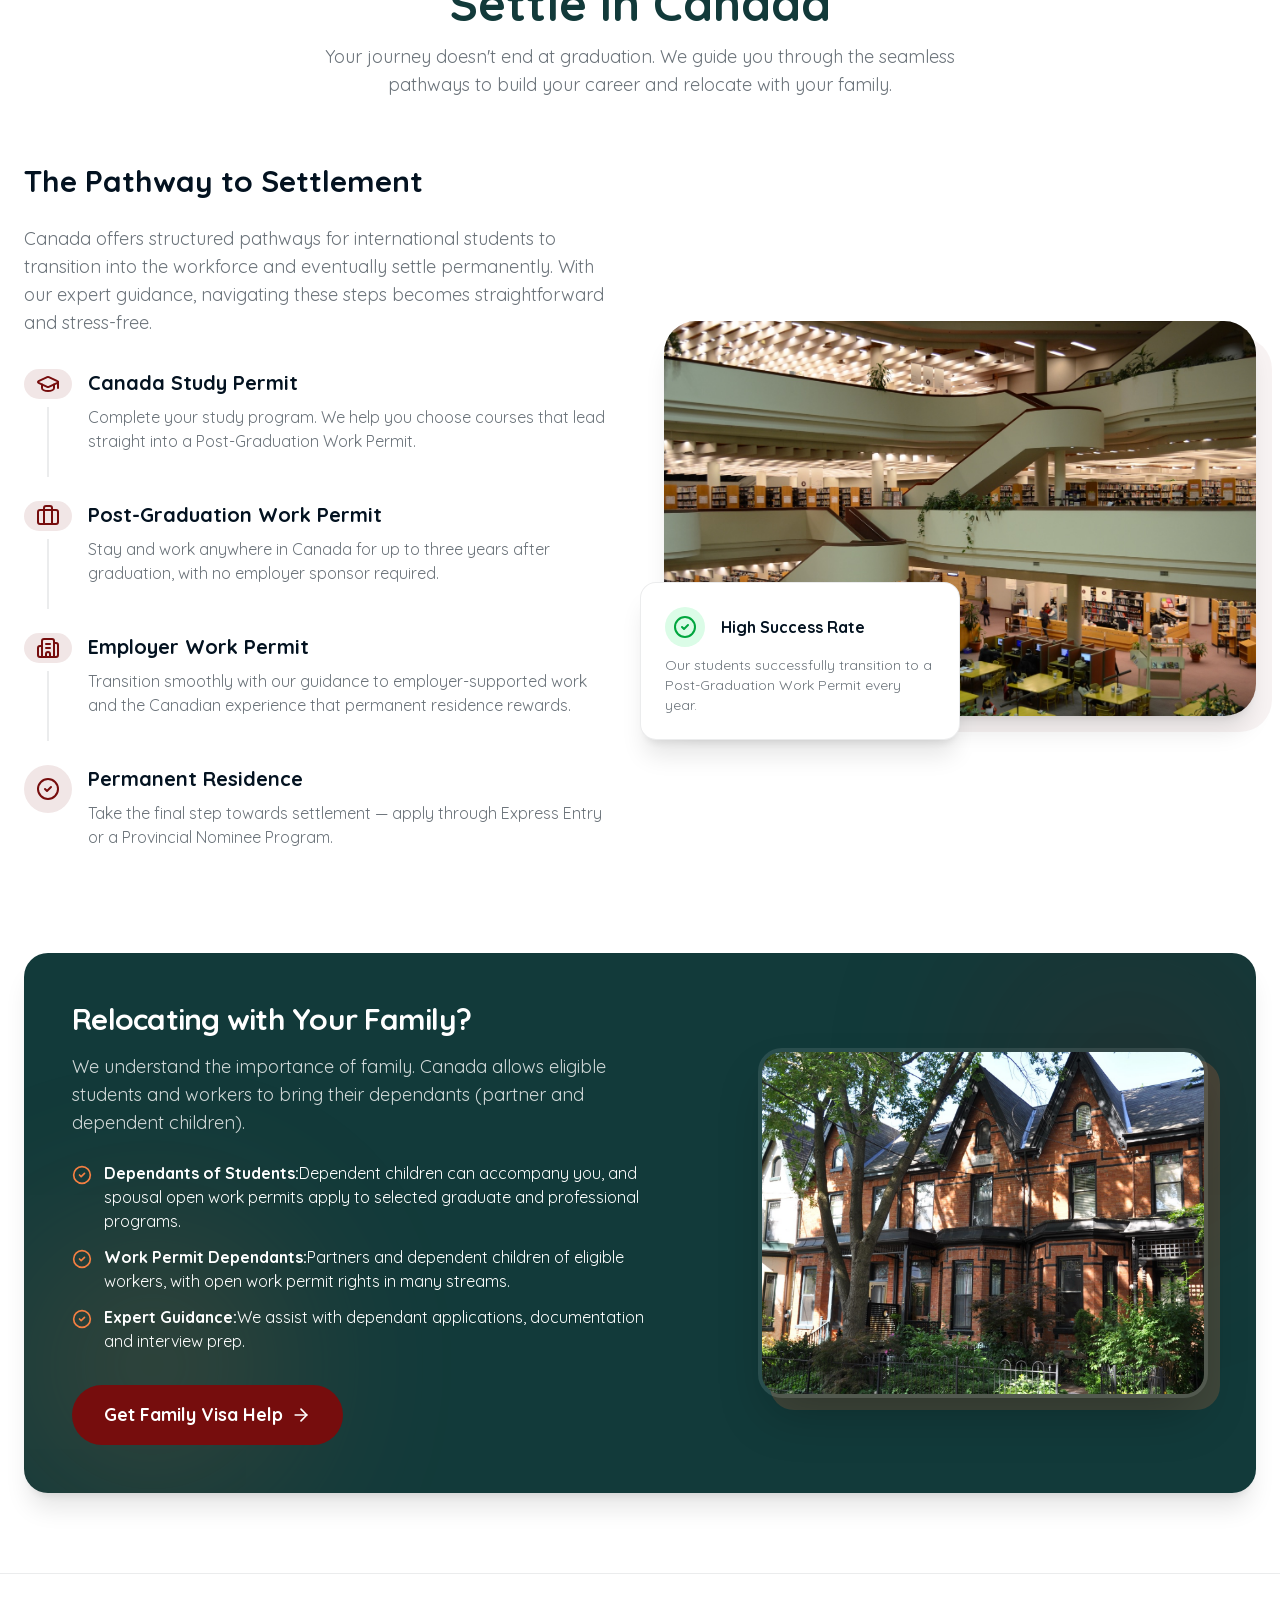
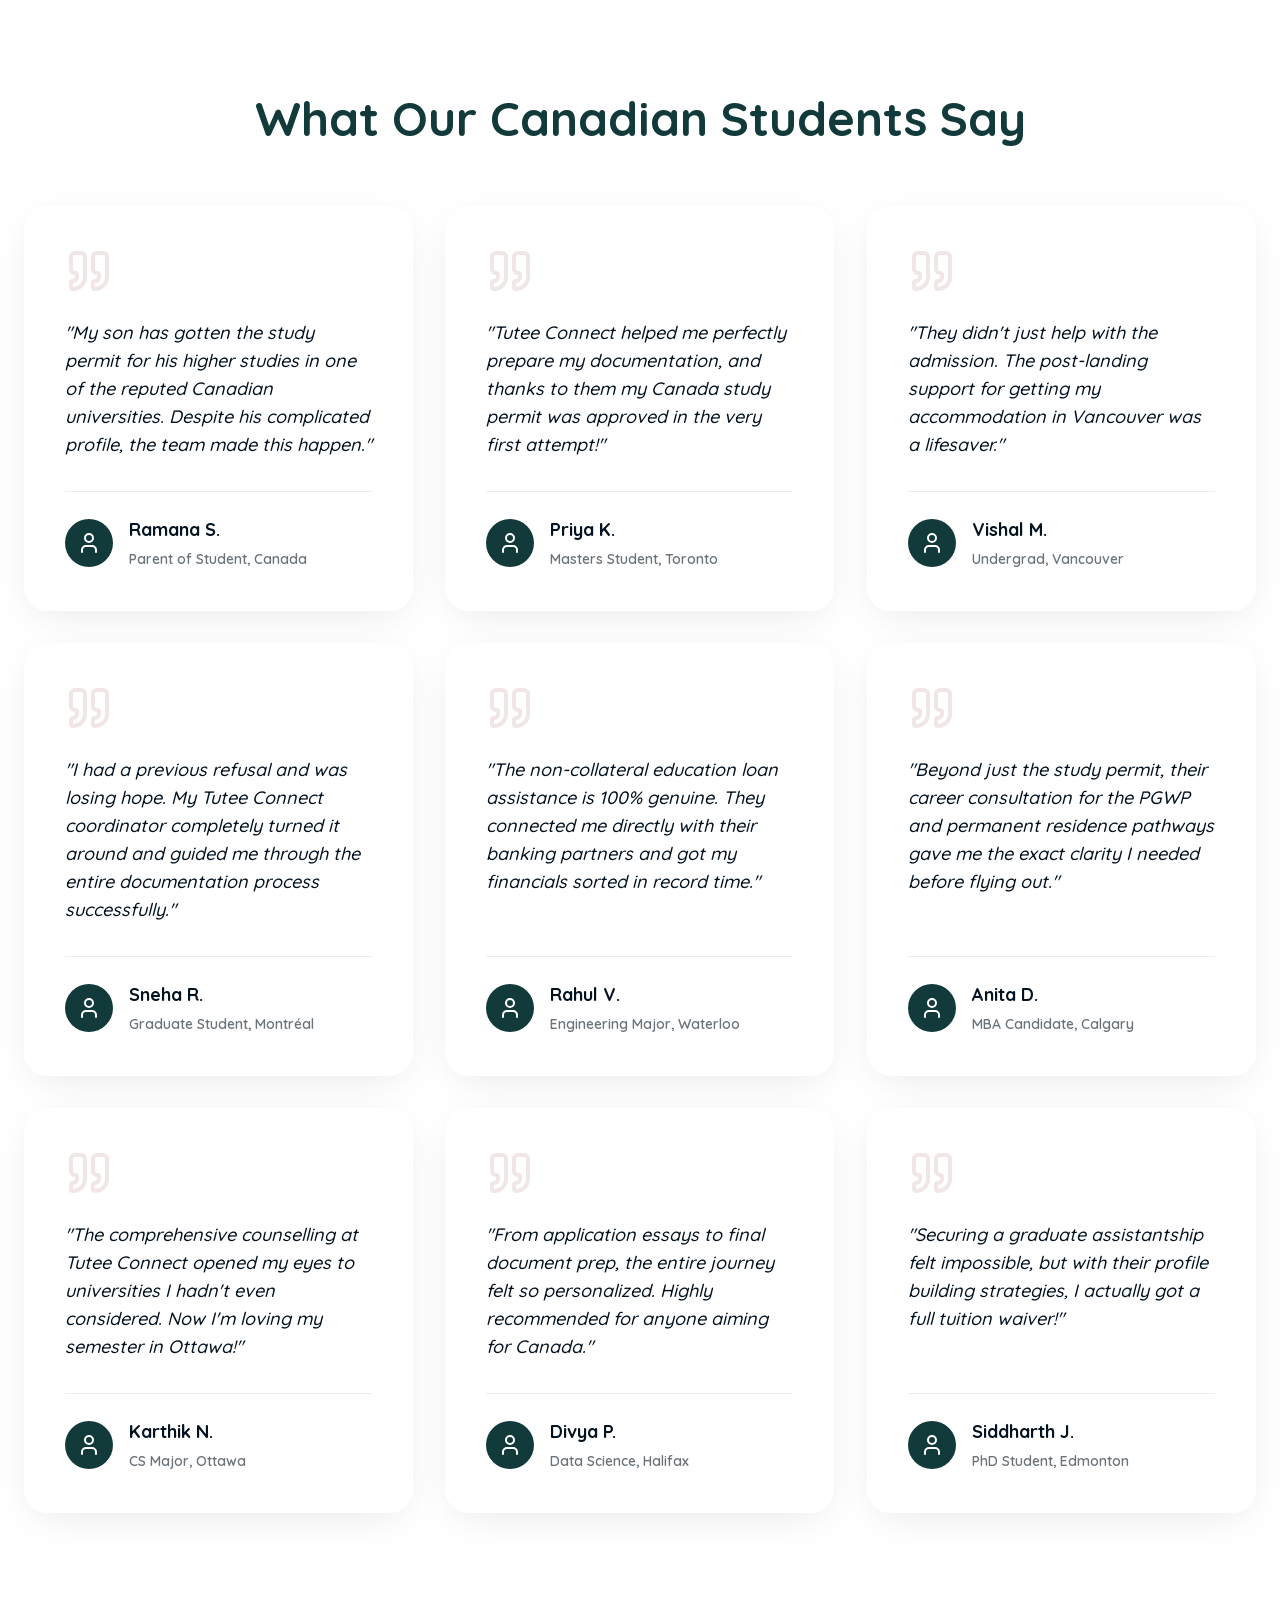
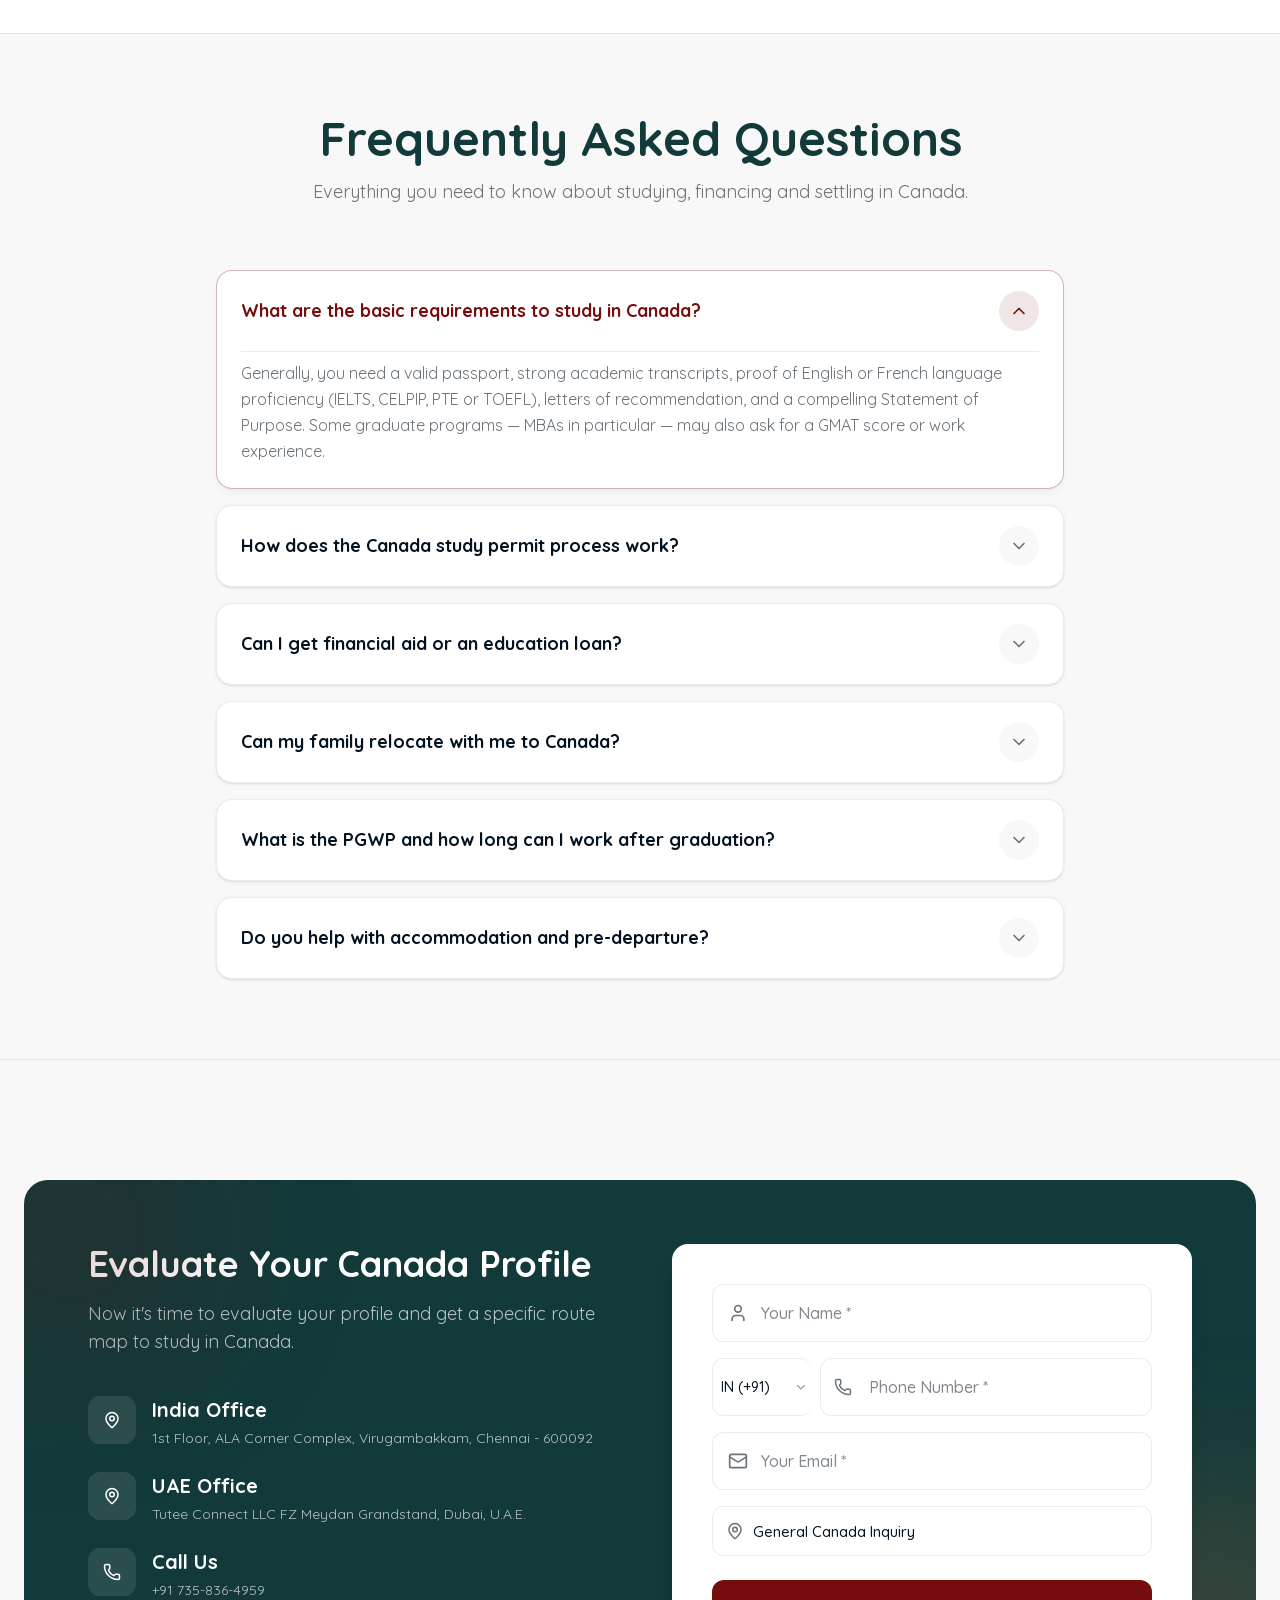
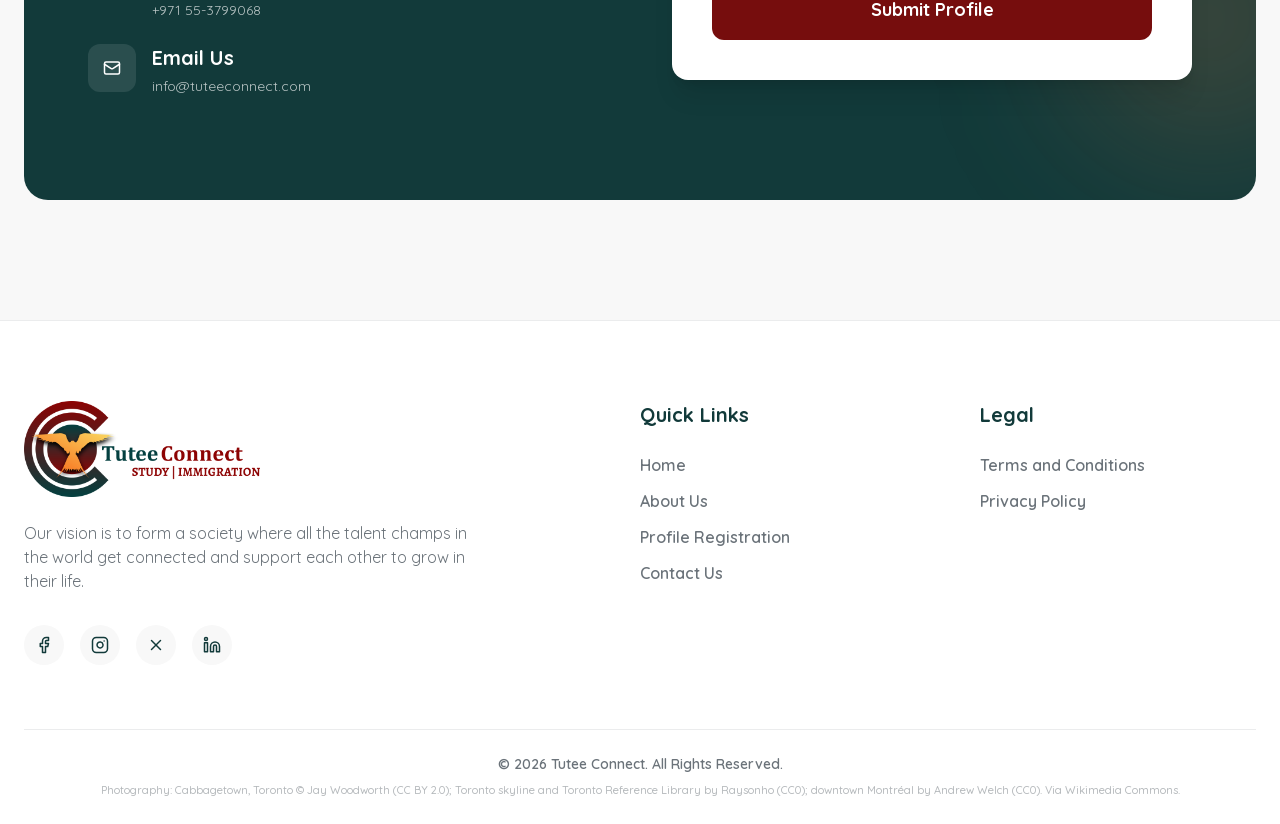
<file: index-classic.html>
<!DOCTYPE html>
<html lang="en" style="color-scheme: light;">
<head>
  <meta charset="UTF-8">
  <meta name="viewport" content="width=device-width, initial-scale=1.0">
  <meta name="color-scheme" content="light">
  <title>Tutee Connect - Study in Canada</title>
  <meta name="description" content="Canada education experts. End-to-end guidance for Canada study permits, university and college admissions, scholarships, education loans and permanent residence. 99% success rate.">
  <link rel="icon" href="./assets/img/logo/icon.png">
  <link rel="preload" as="style" href="./assets/css/quicksand.css">
  <link rel="stylesheet" href="./assets/css/quicksand.css">
  <link rel="preload" as="image" href="./assets/img/photos/students-campus.jpg">
  <link rel="stylesheet" href="./assets/css/main.css">
</head>
<body>
<div class="min-h-screen font-sans selection:bg-primary selection:text-white">
<header class="fixed top-0 left-0 w-full z-50 transition-all duration-300 py-3 sm:py-5"><div class="max-w-7xl mx-auto px-4 sm:px-6 flex justify-between items-center"><a class="flex items-center gap-2" data-scroll-to="top" href="./index.html"><img alt="Tutee Connect Logo" class="h-10 sm:h-14 md:h-16 lg:h-20 max-md:h-[54px] w-auto object-contain transition-all duration-300" src="./assets/img/logo/logo.png"/></a><nav class="hidden md:flex gap-8"><a class="font-semibold text-text-main hover:text-primary transition-colors relative after:content-[''] after:absolute after:-bottom-1 after:left-0 after:w-0 after:h-0.5 after:bg-primary hover:after:w-full after:transition-all" href="https://tuteeconnect.com/about.html" rel="noopener noreferrer" target="_blank">About</a><button class="font-semibold text-text-main hover:text-primary transition-colors relative after:content-[''] after:absolute after:-bottom-1 after:left-0 after:w-0 after:h-0.5 after:bg-primary hover:after:w-full after:transition-all text-left cursor-pointer" data-scroll-to="services">Services</button><a class="font-semibold transition-colors relative after:content-[''] after:absolute after:-bottom-1 after:left-0 after:h-0.5 after:bg-primary hover:after:w-full after:transition-all text-text-main hover:text-primary after:w-0" href="./universities.html">Universities</a><button class="font-semibold text-text-main hover:text-primary transition-colors relative after:content-[''] after:absolute after:-bottom-1 after:left-0 after:w-0 after:h-0.5 after:bg-primary hover:after:w-full after:transition-all text-left cursor-pointer" data-scroll-to="testimonials">Testimonials</button></nav><div class="hidden md:flex items-center gap-3"><button class="cursor-pointer inline-flex items-center justify-center px-6 py-3 bg-primary text-white font-bold rounded-full hover:-translate-y-0.5 hover:bg-primary-dark hover:shadow-lg hover:shadow-primary/30 transition-all" data-scroll-to="contact">Evaluate Profile</button></div><div class="md:hidden flex items-center gap-2"><button class="flex items-center justify-center p-2.5 bg-bg-surface border border-border-color shadow-sm rounded-full text-text-main hover:text-primary transition-all active:scale-95 z-50 cursor-pointer" data-mobile-menu-open=""><svg aria-hidden="true" class="lucide lucide-menu" fill="none" height="24" stroke="currentColor" stroke-linecap="round" stroke-linejoin="round" stroke-width="2.5" viewBox="0 0 24 24" width="24" xmlns="http://www.w3.org/2000/svg"><path d="M4 5h16"></path><path d="M4 12h16"></path><path d="M4 19h16"></path></svg></button></div></div><div class="fixed inset-0 z-[100] transition-all duration-400 ease-out md:hidden flex flex-col invisible opacity-0 pointer-events-none" data-mobile-menu=""><div class="absolute inset-0 bg-secondary/40 backdrop-blur-md" data-mobile-menu-backdrop=""></div><div class="relative h-[90vh] mt-auto w-full bg-bg-surface/95 backdrop-blur-3xl rounded-t-[40px] shadow-2xl flex flex-col overflow-hidden transition-transform duration-500 ease-out will-change-transform translate-y-full" data-mobile-menu-panel=""><div class="flex justify-between items-center p-6 sm:p-8 border-b border-border-color"><h3 class="text-xl font-extrabold text-secondary tracking-tight">Navigation</h3><div class="flex items-center gap-2"><button class="p-2.5 text-text-muted rounded-full bg-bg-dark hover:bg-border-color hover:text-primary transition-all active:scale-95 cursor-pointer" data-mobile-menu-close=""><svg aria-hidden="true" class="lucide lucide-x" fill="none" height="24" stroke="currentColor" stroke-linecap="round" stroke-linejoin="round" stroke-width="3" viewBox="0 0 24 24" width="24" xmlns="http://www.w3.org/2000/svg"><path d="M18 6 6 18"></path><path d="m6 6 12 12"></path></svg></button></div></div><nav class="flex-1 overflow-y-auto px-6 sm:px-8 py-8 flex flex-col gap-6"><a class="group flex items-center justify-between font-extrabold text-secondary text-2xl tracking-tight transition-all" href="https://tuteeconnect.com/about.html" rel="noopener noreferrer" target="_blank"><span class="group-hover:text-primary transition-colors">About</span></a><button class="group flex items-center justify-between font-extrabold text-secondary text-2xl tracking-tight transition-all w-full outline-none text-left cursor-pointer" data-scroll-to="services"><span class="group-hover:text-primary transition-colors">Services</span></button><a class="group flex items-center justify-between font-extrabold text-secondary text-2xl tracking-tight transition-all" href="./universities.html"><span class="group-hover:text-primary transition-colors">Universities</span></a><button class="group flex items-center justify-between font-extrabold text-secondary text-2xl tracking-tight transition-all w-full outline-none text-left cursor-pointer" data-scroll-to="testimonials"><span class="group-hover:text-primary transition-colors">Testimonials</span></button></nav><div class="p-6 sm:p-8 bg-bg-surface/80 backdrop-blur-lg border-t border-border-color"><button class="w-full inline-flex items-center justify-center px-8 py-4 bg-primary text-white font-bold text-[19px] rounded-[20px] shadow-xl shadow-primary/25 hover:shadow-primary/40 focus:ring-4 focus:ring-primary/20 transition-all active:scale-95 cursor-pointer" data-scroll-to="contact">Evaluate Profile</button></div></div></div></header>
<main>
<section class="relative min-h-[100svh] flex items-center pt-24 md:pt-32 pb-16 md:pb-24 overflow-hidden" id="home"><div class="absolute inset-0 -z-10 hero-bg"></div><div class="absolute -top-[10%] -right-[5%] w-[600px] h-[600px] bg-primary rounded-full blur-[100px] opacity-15"></div><div class="absolute bottom-[10%] -left-[10%] w-[700px] h-[700px] bg-secondary rounded-full blur-[100px] opacity-15"></div><div class="max-w-7xl mx-auto px-6 grid grid-cols-1 lg:grid-cols-[1fr_1.1fr] gap-16 items-center w-full"><div class="z-10"><span class="inline-block px-5 py-2 bg-primary/10 border border-primary/20 rounded-full text-primary text-sm font-bold mb-6">Canada Education Experts</span><h1 class="text-[40px] leading-[1.1] sm:text-5xl md:text-6xl lg:text-[4.5rem] font-extrabold mb-5 md:mb-6 py-2 text-secondary tracking-tight">Your Route Map to the <br class="hidden md:block"/><span class="bg-gradient-to-br from-primary to-secondary bg-clip-text text-transparent">Canadian Dream.</span></h1><p class="text-[17px] leading-relaxed md:text-xl text-text-muted mb-8 md:mb-10 max-w-lg font-medium">We don't just facilitate Canada Study Permits; we transform lives. Join the preferred choice for those seeking excellence in Canadian higher education.</p><div class="flex flex-col sm:flex-row gap-4 mb-10 md:mb-14 w-full sm:w-auto"><button class="cursor-pointer inline-flex items-center justify-center px-8 py-5 md:py-4 bg-primary text-white font-bold text-[19px] md:text-lg rounded-2xl md:rounded-full hover:-translate-y-0.5 hover:bg-primary-dark hover:shadow-lg hover:shadow-primary/30 transition-all gap-2 w-full sm:w-auto shadow-xl shadow-primary/20" data-scroll-to="contact">Check Eligibility <svg aria-hidden="true" class="lucide lucide-arrow-right text-white" fill="none" height="22" stroke="currentColor" stroke-linecap="round" stroke-linejoin="round" stroke-width="2" viewBox="0 0 24 24" width="22" xmlns="http://www.w3.org/2000/svg"><path d="M5 12h14"></path><path d="m12 5 7 7-7 7"></path></svg></button><button class="inline-flex items-center justify-center px-8 py-5 md:py-4 bg-transparent border-2 border-secondary text-secondary font-bold text-[19px] md:text-lg rounded-2xl md:rounded-full hover:bg-secondary hover:text-white transition-all w-full sm:w-auto cursor-pointer" data-scroll-to="services">What We Do</button></div><div class="grid grid-cols-3 gap-4 sm:flex sm:gap-12 justify-between sm:justify-start items-center"><div class="flex flex-col items-center sm:items-start"><span class="text-3xl md:text-4xl font-extrabold text-primary leading-none">99%</span><span class="text-text-muted text-xs sm:text-sm mt-1 sm:mt-2 font-semibold text-center sm:text-left">Success Rate</span></div><div class="flex flex-col items-center sm:items-start"><span class="text-3xl md:text-4xl font-extrabold text-primary leading-none">200+</span><span class="text-text-muted text-xs sm:text-sm mt-1 sm:mt-2 font-semibold text-center sm:text-left">Canada Tie-ups</span></div><div class="flex flex-col items-center sm:items-start"><span class="text-3xl md:text-4xl font-extrabold text-primary leading-none">5k+</span><span class="text-text-muted text-xs sm:text-sm mt-1 sm:mt-2 font-semibold text-center sm:text-left">Students</span></div></div></div><div class="relative h-[300px] sm:h-[400px] lg:h-[600px] rounded-[32px] md:rounded-[30px] bg-secondary border-4 md:border-8 border-bg-surface shadow-[0_20px_50px_-12px_rgba(0,0,0,0.2)] md:shadow-2xl flex items-center justify-center group mt-10 lg:mt-0 max-w-sm mx-auto sm:max-w-none w-full"><div class="absolute inset-0 rounded-[28px] md:rounded-[22px] overflow-hidden"><div class="dark-reinvert w-full h-full bg-[url('/assets/img/photos/students-campus.jpg')] bg-center bg-cover opacity-90 transition-transform duration-500 group-hover:scale-105"></div></div><div class="glass-card absolute bottom-4 sm:bottom-6 -left-4 sm:-left-8 p-5 sm:p-6 w-[250px] sm:w-[280px] z-10 animate-float rounded-2xl" style="background: var(--color-bg-glass); backdrop-filter: blur(16px); box-shadow: rgba(0, 0, 0, 0.18) 0px 8px 32px;"><div class="w-10 h-10 sm:w-12 sm:h-12 bg-primary text-white rounded-xl flex items-center justify-center mb-3 sm:mb-4"><svg aria-hidden="true" class="lucide lucide-flag sm:w-6 sm:h-6" fill="none" height="20" stroke="currentColor" stroke-linecap="round" stroke-linejoin="round" stroke-width="2" viewBox="0 0 24 24" width="20" xmlns="http://www.w3.org/2000/svg"><path d="M4 22V4a1 1 0 0 1 .4-.8A6 6 0 0 1 8 2c3 0 5 2 7.333 2q2 0 3.067-.8A1 1 0 0 1 20 4v10a1 1 0 0 1-.4.8A6 6 0 0 1 16 16c-3 0-5-2-8-2a6 6 0 0 0-4 1.528"></path></svg></div><h3 class="text-lg sm:text-xl font-bold text-secondary mb-1 sm:mb-2">Start Your Journey</h3><p class="text-secondary/60 text-xs sm:text-sm font-medium mb-3 sm:mb-4">Top Ranked Canadian Universities</p><div class="w-full h-1.5 sm:h-2 bg-secondary/10 rounded-full overflow-hidden"><div class="h-full bg-primary rounded-full w-[85%]"></div></div></div></div></div></section>
<section class="py-24 max-md:py-16 relative bg-bg-dark border-y border-border-color" id="services"><div class="absolute top-0 right-0 w-[500px] h-[500px] bg-primary rounded-full blur-[150px] opacity-10 pointer-events-none"></div><div class="max-w-7xl mx-auto px-6 max-md:px-4"><div class="text-center mb-16 max-md:mb-10 reveal"><h2 class="text-4xl md:text-5xl max-md:text-[32px] font-extrabold text-secondary mb-4 max-md:mb-3 tracking-tight leading-tight">What We Do</h2><p class="text-text-muted text-lg max-md:text-[17px] max-md:px-2 max-w-2xl mx-auto">Since we scrutinize every profile from the view of IRCC officers, we choose the right pathway to ensure a 99% success rate in Canada study permit clearances.</p></div><div class="hidden md:flex flex-col-reverse lg:flex-row gap-8 items-start relative pb-10"><div class="w-full lg:w-3/5 grid grid-cols-2 md:grid-cols-3 md:last:col-span-1 gap-4 lg:gap-6 z-10"><div class="h-full last:col-span-2 md:last:col-span-1"><div class="cursor-pointer bg-bg-surface border rounded-[20px] p-4 lg:p-6 transition-all duration-300 relative overflow-hidden flex flex-col items-center text-center group min-h-[160px] lg:min-h-[180px] h-full shadow-sm hover:-translate-y-2 border-primary outline outline-2 outline-primary/20 shadow-xl shadow-primary/20 xl:scale-105 z-20" data-service-card=""><div class="absolute inset-0 bg-gradient-to-br from-primary/10 to-transparent transition-opacity duration-300 opacity-100" data-service-card-wash=""></div><div class="w-14 h-14 rounded-full flex items-center justify-center mb-4 transition-all duration-300 shadow-sm relative z-10 bg-primary text-white scale-110 shadow-primary/30" data-service-card-icon=""><svg aria-hidden="true" class="lucide lucide-message-square-more" fill="none" height="22" stroke="currentColor" stroke-linecap="round" stroke-linejoin="round" stroke-width="2" viewBox="0 0 24 24" width="22" xmlns="http://www.w3.org/2000/svg"><path d="M22 17a2 2 0 0 1-2 2H6.828a2 2 0 0 0-1.414.586l-2.202 2.202A.71.71 0 0 1 2 21.286V5a2 2 0 0 1 2-2h16a2 2 0 0 1 2 2z"></path><path d="M12 11h.01"></path><path d="M16 11h.01"></path><path d="M8 11h.01"></path></svg></div><h3 class="text-sm lg:text-base font-bold leading-tight relative z-10 transition-colors duration-300 text-primary" data-service-card-title="">Career Consultation</h3></div></div><div class="h-full last:col-span-2 md:last:col-span-1"><div class="cursor-pointer bg-bg-surface border rounded-[20px] p-4 lg:p-6 transition-all duration-300 relative overflow-hidden flex flex-col items-center text-center group min-h-[160px] lg:min-h-[180px] h-full shadow-sm hover:-translate-y-2 border-border-color hover:border-primary/50 hover:shadow-lg z-10" data-service-card=""><div class="absolute inset-0 bg-gradient-to-br from-primary/10 to-transparent transition-opacity duration-300 opacity-0 group-hover:opacity-100" data-service-card-wash=""></div><div class="w-14 h-14 rounded-full flex items-center justify-center mb-4 transition-all duration-300 shadow-sm relative z-10 bg-primary/5 text-primary group-hover:bg-primary/10 group-hover:scale-110" data-service-card-icon=""><svg aria-hidden="true" class="lucide lucide-clipboard-check" fill="none" height="22" stroke="currentColor" stroke-linecap="round" stroke-linejoin="round" stroke-width="2" viewBox="0 0 24 24" width="22" xmlns="http://www.w3.org/2000/svg"><rect height="4" rx="1" ry="1" width="8" x="8" y="2"></rect><path d="M16 4h2a2 2 0 0 1 2 2v14a2 2 0 0 1-2 2H6a2 2 0 0 1-2-2V6a2 2 0 0 1 2-2h2"></path><path d="m9 14 2 2 4-4"></path></svg></div><h3 class="text-sm lg:text-base font-bold leading-tight relative z-10 transition-colors duration-300 text-text-main group-hover:text-primary" data-service-card-title="">Language Test</h3></div></div><div class="h-full last:col-span-2 md:last:col-span-1"><div class="cursor-pointer bg-bg-surface border rounded-[20px] p-4 lg:p-6 transition-all duration-300 relative overflow-hidden flex flex-col items-center text-center group min-h-[160px] lg:min-h-[180px] h-full shadow-sm hover:-translate-y-2 border-border-color hover:border-primary/50 hover:shadow-lg z-10" data-service-card=""><div class="absolute inset-0 bg-gradient-to-br from-primary/10 to-transparent transition-opacity duration-300 opacity-0 group-hover:opacity-100" data-service-card-wash=""></div><div class="w-14 h-14 rounded-full flex items-center justify-center mb-4 transition-all duration-300 shadow-sm relative z-10 bg-primary/5 text-primary group-hover:bg-primary/10 group-hover:scale-110" data-service-card-icon=""><svg aria-hidden="true" class="lucide lucide-graduation-cap" fill="none" height="22" stroke="currentColor" stroke-linecap="round" stroke-linejoin="round" stroke-width="2" viewBox="0 0 24 24" width="22" xmlns="http://www.w3.org/2000/svg"><path d="M21.42 10.922a1 1 0 0 0-.019-1.838L12.83 5.18a2 2 0 0 0-1.66 0L2.6 9.08a1 1 0 0 0 0 1.832l8.57 3.908a2 2 0 0 0 1.66 0z"></path><path d="M22 10v6"></path><path d="M6 12.5V16a6 3 0 0 0 12 0v-3.5"></path></svg></div><h3 class="text-sm lg:text-base font-bold leading-tight relative z-10 transition-colors duration-300 text-text-main group-hover:text-primary" data-service-card-title="">College Selection</h3></div></div><div class="h-full last:col-span-2 md:last:col-span-1"><div class="cursor-pointer bg-bg-surface border rounded-[20px] p-4 lg:p-6 transition-all duration-300 relative overflow-hidden flex flex-col items-center text-center group min-h-[160px] lg:min-h-[180px] h-full shadow-sm hover:-translate-y-2 border-border-color hover:border-primary/50 hover:shadow-lg z-10" data-service-card=""><div class="absolute inset-0 bg-gradient-to-br from-primary/10 to-transparent transition-opacity duration-300 opacity-0 group-hover:opacity-100" data-service-card-wash=""></div><div class="w-14 h-14 rounded-full flex items-center justify-center mb-4 transition-all duration-300 shadow-sm relative z-10 bg-primary/5 text-primary group-hover:bg-primary/10 group-hover:scale-110" data-service-card-icon=""><svg aria-hidden="true" class="lucide lucide-file-pen-line" fill="none" height="22" stroke="currentColor" stroke-linecap="round" stroke-linejoin="round" stroke-width="2" viewBox="0 0 24 24" width="22" xmlns="http://www.w3.org/2000/svg"><path d="m18 5-2.414-2.414A2 2 0 0 0 14.172 2H6a2 2 0 0 0-2 2v16a2 2 0 0 0 2 2h12a2 2 0 0 0 2-2"></path><path d="M21.378 12.626a1 1 0 0 0-3.004-3.004l-4.01 4.012a2 2 0 0 0-.506.854l-.837 2.87a.5.5 0 0 0 .62.62l2.87-.837a2 2 0 0 0 .854-.506z"></path><path d="M8 18h1"></path></svg></div><h3 class="text-sm lg:text-base font-bold leading-tight relative z-10 transition-colors duration-300 text-text-main group-hover:text-primary" data-service-card-title="">Documentation</h3></div></div><div class="h-full last:col-span-2 md:last:col-span-1"><div class="cursor-pointer bg-bg-surface border rounded-[20px] p-4 lg:p-6 transition-all duration-300 relative overflow-hidden flex flex-col items-center text-center group min-h-[160px] lg:min-h-[180px] h-full shadow-sm hover:-translate-y-2 border-border-color hover:border-primary/50 hover:shadow-lg z-10" data-service-card=""><div class="absolute inset-0 bg-gradient-to-br from-primary/10 to-transparent transition-opacity duration-300 opacity-0 group-hover:opacity-100" data-service-card-wash=""></div><div class="w-14 h-14 rounded-full flex items-center justify-center mb-4 transition-all duration-300 shadow-sm relative z-10 bg-primary/5 text-primary group-hover:bg-primary/10 group-hover:scale-110" data-service-card-icon=""><svg aria-hidden="true" class="lucide lucide-plane-takeoff" fill="none" height="22" stroke="currentColor" stroke-linecap="round" stroke-linejoin="round" stroke-width="2" viewBox="0 0 24 24" width="22" xmlns="http://www.w3.org/2000/svg"><path d="M2 22h20"></path><path d="M6.36 17.4 4 17l-2-4 1.1-.55a2 2 0 0 1 1.8 0l.17.1a2 2 0 0 0 1.8 0L8 12 5 6l.9-.45a2 2 0 0 1 2.09.2l4.02 3a2 2 0 0 0 2.1.2l4.19-2.06a2.41 2.41 0 0 1 1.73-.17L21 7a1.4 1.4 0 0 1 .87 1.99l-.38.76c-.23.46-.6.84-1.07 1.08L7.58 17.2a2 2 0 0 1-1.22.18Z"></path></svg></div><h3 class="text-sm lg:text-base font-bold leading-tight relative z-10 transition-colors duration-300 text-text-main group-hover:text-primary" data-service-card-title="">Study Permit &amp; Documents</h3></div></div><div class="h-full last:col-span-2 md:last:col-span-1"><div class="cursor-pointer bg-bg-surface border rounded-[20px] p-4 lg:p-6 transition-all duration-300 relative overflow-hidden flex flex-col items-center text-center group min-h-[160px] lg:min-h-[180px] h-full shadow-sm hover:-translate-y-2 border-border-color hover:border-primary/50 hover:shadow-lg z-10" data-service-card=""><div class="absolute inset-0 bg-gradient-to-br from-primary/10 to-transparent transition-opacity duration-300 opacity-0 group-hover:opacity-100" data-service-card-wash=""></div><div class="w-14 h-14 rounded-full flex items-center justify-center mb-4 transition-all duration-300 shadow-sm relative z-10 bg-primary/5 text-primary group-hover:bg-primary/10 group-hover:scale-110" data-service-card-icon=""><svg aria-hidden="true" class="lucide lucide-briefcase" fill="none" height="22" stroke="currentColor" stroke-linecap="round" stroke-linejoin="round" stroke-width="2" viewBox="0 0 24 24" width="22" xmlns="http://www.w3.org/2000/svg"><path d="M16 20V4a2 2 0 0 0-2-2h-4a2 2 0 0 0-2 2v16"></path><rect height="14" rx="2" width="20" x="2" y="6"></rect></svg></div><h3 class="text-sm lg:text-base font-bold leading-tight relative z-10 transition-colors duration-300 text-text-main group-hover:text-primary" data-service-card-title="">E2E Settlement</h3></div></div><div class="h-full last:col-span-2 md:last:col-span-1"><div class="cursor-pointer bg-bg-surface border rounded-[20px] p-4 lg:p-6 transition-all duration-300 relative overflow-hidden flex flex-col items-center text-center group min-h-[160px] lg:min-h-[180px] h-full shadow-sm hover:-translate-y-2 border-border-color hover:border-primary/50 hover:shadow-lg z-10" data-service-card=""><div class="absolute inset-0 bg-gradient-to-br from-primary/10 to-transparent transition-opacity duration-300 opacity-0 group-hover:opacity-100" data-service-card-wash=""></div><div class="w-14 h-14 rounded-full flex items-center justify-center mb-4 transition-all duration-300 shadow-sm relative z-10 bg-primary/5 text-primary group-hover:bg-primary/10 group-hover:scale-110" data-service-card-icon=""><svg aria-hidden="true" class="lucide lucide-circle-dollar-sign" fill="none" height="22" stroke="currentColor" stroke-linecap="round" stroke-linejoin="round" stroke-width="2" viewBox="0 0 24 24" width="22" xmlns="http://www.w3.org/2000/svg"><circle cx="12" cy="12" r="10"></circle><path d="M16 8h-6a2 2 0 1 0 0 4h4a2 2 0 1 1 0 4H8"></path><path d="M12 18V6"></path></svg></div><h3 class="text-sm lg:text-base font-bold leading-tight relative z-10 transition-colors duration-300 text-text-main group-hover:text-primary" data-service-card-title="">Financial AID</h3></div></div><div class="h-full last:col-span-2 md:last:col-span-1"><div class="cursor-pointer bg-bg-surface border rounded-[20px] p-4 lg:p-6 transition-all duration-300 relative overflow-hidden flex flex-col items-center text-center group min-h-[160px] lg:min-h-[180px] h-full shadow-sm hover:-translate-y-2 border-border-color hover:border-primary/50 hover:shadow-lg z-10" data-service-card=""><div class="absolute inset-0 bg-gradient-to-br from-primary/10 to-transparent transition-opacity duration-300 opacity-0 group-hover:opacity-100" data-service-card-wash=""></div><div class="w-14 h-14 rounded-full flex items-center justify-center mb-4 transition-all duration-300 shadow-sm relative z-10 bg-primary/5 text-primary group-hover:bg-primary/10 group-hover:scale-110" data-service-card-icon=""><svg aria-hidden="true" class="lucide lucide-house" fill="none" height="22" stroke="currentColor" stroke-linecap="round" stroke-linejoin="round" stroke-width="2" viewBox="0 0 24 24" width="22" xmlns="http://www.w3.org/2000/svg"><path d="M15 21v-8a1 1 0 0 0-1-1h-4a1 1 0 0 0-1 1v8"></path><path d="M3 10a2 2 0 0 1 .709-1.528l7-6a2 2 0 0 1 2.582 0l7 6A2 2 0 0 1 21 10v9a2 2 0 0 1-2 2H5a2 2 0 0 1-2-2z"></path></svg></div><h3 class="text-sm lg:text-base font-bold leading-tight relative z-10 transition-colors duration-300 text-text-main group-hover:text-primary" data-service-card-title="">Post-Landing</h3></div></div><div class="h-full last:col-span-2 md:last:col-span-1"><div class="cursor-pointer bg-bg-surface border rounded-[20px] p-4 lg:p-6 transition-all duration-300 relative overflow-hidden flex flex-col items-center text-center group min-h-[160px] lg:min-h-[180px] h-full shadow-sm hover:-translate-y-2 border-border-color hover:border-primary/50 hover:shadow-lg z-10" data-service-card=""><div class="absolute inset-0 bg-gradient-to-br from-primary/10 to-transparent transition-opacity duration-300 opacity-0 group-hover:opacity-100" data-service-card-wash=""></div><div class="w-14 h-14 rounded-full flex items-center justify-center mb-4 transition-all duration-300 shadow-sm relative z-10 bg-primary/5 text-primary group-hover:bg-primary/10 group-hover:scale-110" data-service-card-icon=""><svg aria-hidden="true" class="lucide lucide-users" fill="none" height="22" stroke="currentColor" stroke-linecap="round" stroke-linejoin="round" stroke-width="2" viewBox="0 0 24 24" width="22" xmlns="http://www.w3.org/2000/svg"><path d="M16 21v-2a4 4 0 0 0-4-4H6a4 4 0 0 0-4 4v2"></path><path d="M16 3.128a4 4 0 0 1 0 7.744"></path><path d="M22 21v-2a4 4 0 0 0-3-3.87"></path><circle cx="9" cy="7" r="4"></circle></svg></div><h3 class="text-sm lg:text-base font-bold leading-tight relative z-10 transition-colors duration-300 text-text-main group-hover:text-primary" data-service-card-title="">Family Migration</h3></div></div></div><div class="w-full lg:w-2/5 lg:sticky lg:top-32 pt-4 lg:pt-0 z-20"><div class="bg-bg-surface border border-border-color rounded-[24px] p-8 lg:p-10 shadow-2xl relative overflow-hidden"><div class="absolute top-0 left-0 w-full h-2 bg-gradient-to-r from-primary to-secondary"></div><div class="absolute -top-10 -right-10 w-40 h-40 bg-primary/5 rounded-full blur-2xl"></div><div class="min-h-[350px]"><div class="flex items-center gap-4 mb-6"><div class="w-12 h-12 bg-primary/10 text-primary rounded-xl flex items-center justify-center shrink-0" data-service-panel-icon=""><svg aria-hidden="true" class="lucide lucide-message-square-more" fill="none" height="22" stroke="currentColor" stroke-linecap="round" stroke-linejoin="round" stroke-width="2" viewBox="0 0 24 24" width="22" xmlns="http://www.w3.org/2000/svg"><path d="M22 17a2 2 0 0 1-2 2H6.828a2 2 0 0 0-1.414.586l-2.202 2.202A.71.71 0 0 1 2 21.286V5a2 2 0 0 1 2-2h16a2 2 0 0 1 2 2z"></path><path d="M12 11h.01"></path><path d="M16 11h.01"></path><path d="M8 11h.01"></path></svg></div><div><h3 class="text-2xl font-bold text-text-main leading-tight" data-service-panel-title="">Career Consultation</h3><p class="text-secondary font-semibold text-sm mt-1" data-service-panel-tagline="">Expert Guidance for Your Canadian Journey</p></div></div><div class="prose prose-sm lg:prose-base text-text-muted leading-relaxed whitespace-pre-line" data-service-panel-desc="">Tutee Connect provides an invaluable career consultation at free of cost. The results of this consultation will enhance your self-awareness regarding your profile and illuminate potential pathways for career advancement in Canada. Our skilled consultants will accompany you through each phase of the application process, underscoring our vital role in providing tailored assistance. We take this opportunity to brief you about Canada, including co-op and paid internship programs, the Post-Graduation Work Permit of up to three years, and the clear onward pathway to permanent residence, all aimed at helping applicants comprehend our exclusive services and developing confidence within their family.</div></div><div class="mt-8 pt-6 border-t border-border-color flex justify-between items-center"><div class="flex gap-1.5"><div class="transition-all duration-300 rounded-full h-1.5 w-6 bg-primary" data-service-dot=""></div><div class="transition-all duration-300 rounded-full h-1.5 w-1.5 bg-border-color" data-service-dot=""></div><div class="transition-all duration-300 rounded-full h-1.5 w-1.5 bg-border-color" data-service-dot=""></div><div class="transition-all duration-300 rounded-full h-1.5 w-1.5 bg-border-color" data-service-dot=""></div><div class="transition-all duration-300 rounded-full h-1.5 w-1.5 bg-border-color" data-service-dot=""></div><div class="transition-all duration-300 rounded-full h-1.5 w-1.5 bg-border-color" data-service-dot=""></div><div class="transition-all duration-300 rounded-full h-1.5 w-1.5 bg-border-color" data-service-dot=""></div><div class="transition-all duration-300 rounded-full h-1.5 w-1.5 bg-border-color" data-service-dot=""></div><div class="transition-all duration-300 rounded-full h-1.5 w-1.5 bg-border-color" data-service-dot=""></div></div><button class="text-sm font-bold text-primary hover:text-secondary transition-colors underline-offset-4 hover:underline cursor-pointer" data-scroll-to="contact">Request Service →</button></div></div></div></div><div class="md:hidden"><div class="grid grid-cols-3 gap-3"><button class="flex flex-col items-center justify-center gap-2 p-3 bg-bg-surface border border-border-color rounded-2xl shadow-sm active:scale-95 transition-all duration-200 text-center min-h-[100px] cursor-pointer" data-sheet-open=""><div class="w-11 h-11 rounded-xl bg-primary/10 text-primary flex items-center justify-center shrink-0"><svg aria-hidden="true" class="lucide lucide-message-square-more" fill="none" height="22" stroke="currentColor" stroke-linecap="round" stroke-linejoin="round" stroke-width="2" viewBox="0 0 24 24" width="22" xmlns="http://www.w3.org/2000/svg"><path d="M22 17a2 2 0 0 1-2 2H6.828a2 2 0 0 0-1.414.586l-2.202 2.202A.71.71 0 0 1 2 21.286V5a2 2 0 0 1 2-2h16a2 2 0 0 1 2 2z"></path><path d="M12 11h.01"></path><path d="M16 11h.01"></path><path d="M8 11h.01"></path></svg></div><span class="text-[11.5px] font-bold text-text-main leading-tight">Career Consultation</span></button><button class="flex flex-col items-center justify-center gap-2 p-3 bg-bg-surface border border-border-color rounded-2xl shadow-sm active:scale-95 transition-all duration-200 text-center min-h-[100px] cursor-pointer" data-sheet-open=""><div class="w-11 h-11 rounded-xl bg-primary/10 text-primary flex items-center justify-center shrink-0"><svg aria-hidden="true" class="lucide lucide-clipboard-check" fill="none" height="22" stroke="currentColor" stroke-linecap="round" stroke-linejoin="round" stroke-width="2" viewBox="0 0 24 24" width="22" xmlns="http://www.w3.org/2000/svg"><rect height="4" rx="1" ry="1" width="8" x="8" y="2"></rect><path d="M16 4h2a2 2 0 0 1 2 2v14a2 2 0 0 1-2 2H6a2 2 0 0 1-2-2V6a2 2 0 0 1 2-2h2"></path><path d="m9 14 2 2 4-4"></path></svg></div><span class="text-[11.5px] font-bold text-text-main leading-tight">Language Test</span></button><button class="flex flex-col items-center justify-center gap-2 p-3 bg-bg-surface border border-border-color rounded-2xl shadow-sm active:scale-95 transition-all duration-200 text-center min-h-[100px] cursor-pointer" data-sheet-open=""><div class="w-11 h-11 rounded-xl bg-primary/10 text-primary flex items-center justify-center shrink-0"><svg aria-hidden="true" class="lucide lucide-graduation-cap" fill="none" height="22" stroke="currentColor" stroke-linecap="round" stroke-linejoin="round" stroke-width="2" viewBox="0 0 24 24" width="22" xmlns="http://www.w3.org/2000/svg"><path d="M21.42 10.922a1 1 0 0 0-.019-1.838L12.83 5.18a2 2 0 0 0-1.66 0L2.6 9.08a1 1 0 0 0 0 1.832l8.57 3.908a2 2 0 0 0 1.66 0z"></path><path d="M22 10v6"></path><path d="M6 12.5V16a6 3 0 0 0 12 0v-3.5"></path></svg></div><span class="text-[11.5px] font-bold text-text-main leading-tight">College Selection</span></button><button class="flex flex-col items-center justify-center gap-2 p-3 bg-bg-surface border border-border-color rounded-2xl shadow-sm active:scale-95 transition-all duration-200 text-center min-h-[100px] cursor-pointer" data-sheet-open=""><div class="w-11 h-11 rounded-xl bg-primary/10 text-primary flex items-center justify-center shrink-0"><svg aria-hidden="true" class="lucide lucide-file-pen-line" fill="none" height="22" stroke="currentColor" stroke-linecap="round" stroke-linejoin="round" stroke-width="2" viewBox="0 0 24 24" width="22" xmlns="http://www.w3.org/2000/svg"><path d="m18 5-2.414-2.414A2 2 0 0 0 14.172 2H6a2 2 0 0 0-2 2v16a2 2 0 0 0 2 2h12a2 2 0 0 0 2-2"></path><path d="M21.378 12.626a1 1 0 0 0-3.004-3.004l-4.01 4.012a2 2 0 0 0-.506.854l-.837 2.87a.5.5 0 0 0 .62.62l2.87-.837a2 2 0 0 0 .854-.506z"></path><path d="M8 18h1"></path></svg></div><span class="text-[11.5px] font-bold text-text-main leading-tight">Documentation</span></button><button class="flex flex-col items-center justify-center gap-2 p-3 bg-bg-surface border border-border-color rounded-2xl shadow-sm active:scale-95 transition-all duration-200 text-center min-h-[100px] cursor-pointer" data-sheet-open=""><div class="w-11 h-11 rounded-xl bg-primary/10 text-primary flex items-center justify-center shrink-0"><svg aria-hidden="true" class="lucide lucide-plane-takeoff" fill="none" height="22" stroke="currentColor" stroke-linecap="round" stroke-linejoin="round" stroke-width="2" viewBox="0 0 24 24" width="22" xmlns="http://www.w3.org/2000/svg"><path d="M2 22h20"></path><path d="M6.36 17.4 4 17l-2-4 1.1-.55a2 2 0 0 1 1.8 0l.17.1a2 2 0 0 0 1.8 0L8 12 5 6l.9-.45a2 2 0 0 1 2.09.2l4.02 3a2 2 0 0 0 2.1.2l4.19-2.06a2.41 2.41 0 0 1 1.73-.17L21 7a1.4 1.4 0 0 1 .87 1.99l-.38.76c-.23.46-.6.84-1.07 1.08L7.58 17.2a2 2 0 0 1-1.22.18Z"></path></svg></div><span class="text-[11.5px] font-bold text-text-main leading-tight">Study Permit &amp; Documents</span></button><button class="flex flex-col items-center justify-center gap-2 p-3 bg-bg-surface border border-border-color rounded-2xl shadow-sm active:scale-95 transition-all duration-200 text-center min-h-[100px] cursor-pointer" data-sheet-open=""><div class="w-11 h-11 rounded-xl bg-primary/10 text-primary flex items-center justify-center shrink-0"><svg aria-hidden="true" class="lucide lucide-briefcase" fill="none" height="22" stroke="currentColor" stroke-linecap="round" stroke-linejoin="round" stroke-width="2" viewBox="0 0 24 24" width="22" xmlns="http://www.w3.org/2000/svg"><path d="M16 20V4a2 2 0 0 0-2-2h-4a2 2 0 0 0-2 2v16"></path><rect height="14" rx="2" width="20" x="2" y="6"></rect></svg></div><span class="text-[11.5px] font-bold text-text-main leading-tight">E2E Settlement</span></button><button class="flex flex-col items-center justify-center gap-2 p-3 bg-bg-surface border border-border-color rounded-2xl shadow-sm active:scale-95 transition-all duration-200 text-center min-h-[100px] cursor-pointer" data-sheet-open=""><div class="w-11 h-11 rounded-xl bg-primary/10 text-primary flex items-center justify-center shrink-0"><svg aria-hidden="true" class="lucide lucide-circle-dollar-sign" fill="none" height="22" stroke="currentColor" stroke-linecap="round" stroke-linejoin="round" stroke-width="2" viewBox="0 0 24 24" width="22" xmlns="http://www.w3.org/2000/svg"><circle cx="12" cy="12" r="10"></circle><path d="M16 8h-6a2 2 0 1 0 0 4h4a2 2 0 1 1 0 4H8"></path><path d="M12 18V6"></path></svg></div><span class="text-[11.5px] font-bold text-text-main leading-tight">Financial AID</span></button><button class="flex flex-col items-center justify-center gap-2 p-3 bg-bg-surface border border-border-color rounded-2xl shadow-sm active:scale-95 transition-all duration-200 text-center min-h-[100px] cursor-pointer" data-sheet-open=""><div class="w-11 h-11 rounded-xl bg-primary/10 text-primary flex items-center justify-center shrink-0"><svg aria-hidden="true" class="lucide lucide-house" fill="none" height="22" stroke="currentColor" stroke-linecap="round" stroke-linejoin="round" stroke-width="2" viewBox="0 0 24 24" width="22" xmlns="http://www.w3.org/2000/svg"><path d="M15 21v-8a1 1 0 0 0-1-1h-4a1 1 0 0 0-1 1v8"></path><path d="M3 10a2 2 0 0 1 .709-1.528l7-6a2 2 0 0 1 2.582 0l7 6A2 2 0 0 1 21 10v9a2 2 0 0 1-2 2H5a2 2 0 0 1-2-2z"></path></svg></div><span class="text-[11.5px] font-bold text-text-main leading-tight">Post-Landing</span></button><button class="flex flex-col items-center justify-center gap-2 p-3 bg-bg-surface border border-border-color rounded-2xl shadow-sm active:scale-95 transition-all duration-200 text-center min-h-[100px] cursor-pointer" data-sheet-open=""><div class="w-11 h-11 rounded-xl bg-primary/10 text-primary flex items-center justify-center shrink-0"><svg aria-hidden="true" class="lucide lucide-users" fill="none" height="22" stroke="currentColor" stroke-linecap="round" stroke-linejoin="round" stroke-width="2" viewBox="0 0 24 24" width="22" xmlns="http://www.w3.org/2000/svg"><path d="M16 21v-2a4 4 0 0 0-4-4H6a4 4 0 0 0-4 4v2"></path><path d="M16 3.128a4 4 0 0 1 0 7.744"></path><path d="M22 21v-2a4 4 0 0 0-3-3.87"></path><circle cx="9" cy="7" r="4"></circle></svg></div><span class="text-[11.5px] font-bold text-text-main leading-tight">Family Migration</span></button></div><div class="fixed inset-0 bg-black/50 z-[998] transition-opacity duration-300 invisible opacity-0 pointer-events-none" data-sheet-backdrop="" style="backdrop-filter: blur(4px);"></div><div class="fixed bottom-0 left-0 right-0 z-[999] rounded-t-[32px] shadow-2xl transition-transform duration-500 ease-out max-h-[88vh] flex flex-col overflow-hidden" data-sheet="" style="transform: translateY(105%); background: rgb(250, 250, 250); box-shadow: rgba(0, 0, 0, 0.12) 0px -8px 50px;"><div class="flex justify-center pt-3 pb-0 shrink-0" style="background: rgb(250, 250, 250);"><div class="w-9 h-[3px] rounded-full" style="background: rgba(18, 58, 58, 0.2);"></div></div><div class="shrink-0 px-5 pt-4 pb-6 relative overflow-hidden" style="background: linear-gradient(150deg, rgb(18, 58, 58) 0%, rgb(14, 46, 46) 60%, rgb(11, 36, 36) 100%);"><div class="absolute -top-8 right-0 w-36 h-36 rounded-full pointer-events-none" style="background: radial-gradient(circle, rgba(118, 13, 13, 0.22) 0%, transparent 70%);"></div><div class="absolute -bottom-8 -left-8 w-36 h-36 rounded-full pointer-events-none" style="background: radial-gradient(circle, rgba(255, 255, 255, 0.04) 0%, transparent 70%);"></div><button class="absolute top-3.5 right-4 w-8 h-8 flex items-center justify-center rounded-full active:scale-90 transition-transform z-50 cursor-pointer" data-sheet-close="" style="background: rgba(255, 255, 255, 0.1); color: rgba(255, 255, 255, 0.65);"><svg aria-hidden="true" class="lucide lucide-x" fill="none" height="15" stroke="currentColor" stroke-linecap="round" stroke-linejoin="round" stroke-width="2" viewBox="0 0 24 24" width="15" xmlns="http://www.w3.org/2000/svg"><path d="M18 6 6 18"></path><path d="m6 6 12 12"></path></svg></button><div class="flex items-center gap-4 relative z-10"><div class="rounded-2xl flex items-center justify-center shrink-0" style="width: 52px; height: 52px; background: rgb(118, 13, 13); border: 1px solid rgba(255, 255, 255, 0.12); box-shadow: rgba(118, 13, 13, 0.5) 0px 4px 16px;"><span data-sheet-icon="" style="color: rgb(255, 255, 255);"><svg aria-hidden="true" class="lucide lucide-message-square-more" fill="none" height="26" stroke="currentColor" stroke-linecap="round" stroke-linejoin="round" stroke-width="2" viewBox="0 0 24 24" width="26" xmlns="http://www.w3.org/2000/svg"><path d="M22 17a2 2 0 0 1-2 2H6.828a2 2 0 0 0-1.414.586l-2.202 2.202A.71.71 0 0 1 2 21.286V5a2 2 0 0 1 2-2h16a2 2 0 0 1 2 2z"></path><path d="M12 11h.01"></path><path d="M16 11h.01"></path><path d="M8 11h.01"></path></svg></span></div><div><h3 class="font-bold text-[18px] leading-tight" data-sheet-title="" style="color: rgba(255, 255, 255, 0.96); letter-spacing: -0.01em;">Career Consultation</h3><p class="text-xs font-medium mt-1" data-sheet-tagline="" style="color: rgba(255, 255, 255, 0.45); letter-spacing: 0.02em;">Expert Guidance for Your Canadian Journey</p></div></div><div class="absolute bottom-0 left-0 right-0 h-[2px]" style="background: linear-gradient(90deg, rgb(118, 13, 13), rgba(118, 13, 13, 0.3) 60%, transparent);"></div></div><div class="flex-1 overflow-y-auto px-5 pt-5 pb-2" data-sheet-body="" style="background: rgb(250, 250, 250);"><p class="text-[14.5px] leading-[1.75] whitespace-pre-line" data-sheet-desc="" style="color: rgb(75, 88, 102);">Tutee Connect provides an invaluable career consultation at free of cost. The results of this consultation will enhance your self-awareness regarding your profile and illuminate potential pathways for career advancement in Canada. Our skilled consultants will accompany you through each phase of the application process, underscoring our vital role in providing tailored assistance. We take this opportunity to brief you about Canada, including co-op and paid internship programs, the Post-Graduation Work Permit of up to three years, and the clear onward pathway to permanent residence, all aimed at helping applicants comprehend our exclusive services and developing confidence within their family.</p></div><div class="shrink-0 px-5 pt-3 pb-7 space-y-3" style="background: rgb(250, 250, 250); border-top: 1px solid rgba(18, 58, 58, 0.08);"><div class="flex items-center justify-between"><button class="w-9 h-9 rounded-full flex items-center justify-center active:scale-90 transition-transform cursor-pointer" data-sheet-prev="" style="background: rgba(18, 58, 58, 0.08); color: rgb(18, 58, 58);"><svg aria-hidden="true" class="lucide lucide-chevron-left" fill="none" height="18" stroke="currentColor" stroke-linecap="round" stroke-linejoin="round" stroke-width="2" viewBox="0 0 24 24" width="18" xmlns="http://www.w3.org/2000/svg"><path d="m15 18-6-6 6-6"></path></svg></button><div class="flex gap-1.5 items-center"><button class="rounded-full transition-all duration-300 cursor-pointer" data-sheet-dot="" style="width: 18px; height: 6px; background: rgb(118, 13, 13);"></button><button class="rounded-full transition-all duration-300 cursor-pointer" data-sheet-dot="" style="width: 6px; height: 6px; background: rgba(0, 0, 0, 0.15);"></button><button class="rounded-full transition-all duration-300 cursor-pointer" data-sheet-dot="" style="width: 6px; height: 6px; background: rgba(0, 0, 0, 0.15);"></button><button class="rounded-full transition-all duration-300 cursor-pointer" data-sheet-dot="" style="width: 6px; height: 6px; background: rgba(0, 0, 0, 0.15);"></button><button class="rounded-full transition-all duration-300 cursor-pointer" data-sheet-dot="" style="width: 6px; height: 6px; background: rgba(0, 0, 0, 0.15);"></button><button class="rounded-full transition-all duration-300 cursor-pointer" data-sheet-dot="" style="width: 6px; height: 6px; background: rgba(0, 0, 0, 0.15);"></button><button class="rounded-full transition-all duration-300 cursor-pointer" data-sheet-dot="" style="width: 6px; height: 6px; background: rgba(0, 0, 0, 0.15);"></button><button class="rounded-full transition-all duration-300 cursor-pointer" data-sheet-dot="" style="width: 6px; height: 6px; background: rgba(0, 0, 0, 0.15);"></button><button class="rounded-full transition-all duration-300 cursor-pointer" data-sheet-dot="" style="width: 6px; height: 6px; background: rgba(0, 0, 0, 0.15);"></button></div><button class="w-9 h-9 rounded-full flex items-center justify-center active:scale-90 transition-transform cursor-pointer" data-sheet-next="" style="background: rgba(18, 58, 58, 0.08); color: rgb(18, 58, 58);"><svg aria-hidden="true" class="lucide lucide-chevron-right" fill="none" height="18" stroke="currentColor" stroke-linecap="round" stroke-linejoin="round" stroke-width="2" viewBox="0 0 24 24" width="18" xmlns="http://www.w3.org/2000/svg"><path d="m9 18 6-6-6-6"></path></svg></button></div><button class="w-full py-[14px] font-bold text-[14.5px] rounded-2xl active:scale-[0.98] transition-transform cursor-pointer" data-scroll-to="contact" data-sheet-cta="" style="background: linear-gradient(135deg, rgb(18, 58, 58) 0%, rgb(14, 46, 46) 100%); color: rgba(255, 255, 255, 0.93); letter-spacing: 0.01em; box-shadow: rgba(18, 58, 58, 0.3) 0px 4px 18px;">Request This Service →</button></div></div><button class="mt-6 w-full py-4 bg-primary text-white font-extrabold text-[16px] rounded-2xl shadow-lg shadow-primary/25 active:scale-95 transition-transform cursor-pointer" data-scroll-to="contact">Request a Free Consultation →</button></div></div></section>
<section class="py-20 max-md:py-8 overflow-hidden" id="universities"><div class="max-w-7xl mx-auto px-6 max-md:px-4"><div class="reveal flex flex-col lg:flex-row gap-8 sm:gap-10 items-stretch p-6 sm:p-8 lg:p-16 max-md:px-4 max-md:py-5 rounded-[24px] max-md:rounded-[28px] bg-secondary text-white shadow-xl max-md:shadow-2xl mb-16 sm:mb-24 max-md:mb-8 mt-4"><div class="flex-1 rounded-[20px] max-md:rounded-2xl overflow-hidden min-h-[250px] sm:min-h-[300px] lg:min-h-[400px] max-md:min-h-[160px] w-full relative"><div class="absolute inset-0 bg-[url('/assets/img/photos/canada-city.jpg')] bg-center bg-cover transition-transform duration-700 hover:scale-105"></div></div><div class="flex-1 flex flex-col justify-center py-4 max-md:py-2"><h2 class="text-3xl md:text-4xl max-md:text-[22px] font-extrabold text-white mb-6 max-md:mb-2 leading-tight tracking-tight max-md:text-center">Why Canada?</h2><p class="text-white/80 mb-5 text-lg leading-relaxed hidden md:block">Canada remains one of the world's leading destinations for international students. It provides students from all streams with an opportunity to learn and succeed in their chosen subjects that is unmatched.</p><p class="text-white/80 mb-8 text-lg leading-relaxed hidden md:block">With co-op programs that build Canadian work experience, a Post-Graduation Work Permit of up to three years and a globally respected qualification, it is the ideal location for students wishing to study and build a career after graduation.</p><p class="md:hidden text-white/70 text-[13px] leading-relaxed mb-3 text-center">A leading destination for international students — co-op programs, world-class universities, and the PGWP.</p><ul class="list-disc ml-5 text-accent font-bold leading-loose text-lg pl-2 hidden md:block"><li><span class="text-white">World's Best Universities</span></li><li><span class="text-white">Post-Graduation Work Permit up to 3 years</span></li><li><span class="text-white">Distinctive and diverse curriculum</span></li><li><span class="text-white">High level of practical instruction</span></li></ul><div class="md:hidden flex flex-wrap gap-2 justify-center"><span class="text-[11.5px] font-semibold px-3 py-1.5 rounded-full" style="background: rgba(255, 255, 255, 0.1); color: rgba(255, 255, 255, 0.85); border: 1px solid rgba(255, 255, 255, 0.15);">🏛️ Top Universities</span><span class="text-[11.5px] font-semibold px-3 py-1.5 rounded-full" style="background: rgba(255, 255, 255, 0.1); color: rgba(255, 255, 255, 0.85); border: 1px solid rgba(255, 255, 255, 0.15);">🎓 Work Permit</span><span class="text-[11.5px] font-semibold px-3 py-1.5 rounded-full" style="background: rgba(255, 255, 255, 0.1); color: rgba(255, 255, 255, 0.85); border: 1px solid rgba(255, 255, 255, 0.15);">📚 Diverse Curriculum</span><span class="text-[11.5px] font-semibold px-3 py-1.5 rounded-full" style="background: rgba(255, 255, 255, 0.1); color: rgba(255, 255, 255, 0.85); border: 1px solid rgba(255, 255, 255, 0.15);">🔬 Practical Learning</span></div></div></div><div><div class="reveal text-center mb-10 sm:mb-16 max-md:mb-8 px-2"><h2 class="text-3xl sm:text-4xl md:text-5xl max-md:text-[32px] font-extrabold text-secondary mb-4 max-md:mb-3 tracking-tight">Top Ranked Universities</h2><p class="text-text-muted text-lg max-md:text-[17px] max-w-2xl mx-auto mb-0 max-md:mb-6">We help you secure admissions in some of the most prestigious institutions across Canada.</p><div class="flex justify-center items-center mt-6 px-2 hidden max-md:flex"><div class="flex gap-1.5 flex-wrap justify-center"><div class="h-1.5 rounded-full transition-all duration-300 w-4 bg-primary" data-uni-dot=""></div><div class="h-1.5 rounded-full transition-all duration-300 w-1.5 bg-border-color" data-uni-dot=""></div><div class="h-1.5 rounded-full transition-all duration-300 w-1.5 bg-border-color" data-uni-dot=""></div><div class="h-1.5 rounded-full transition-all duration-300 w-1.5 bg-border-color" data-uni-dot=""></div><div class="h-1.5 rounded-full transition-all duration-300 w-1.5 bg-border-color" data-uni-dot=""></div><div class="h-1.5 rounded-full transition-all duration-300 w-1.5 bg-border-color" data-uni-dot=""></div><div class="h-1.5 rounded-full transition-all duration-300 w-1.5 bg-border-color" data-uni-dot=""></div><div class="h-1.5 rounded-full transition-all duration-300 w-1.5 bg-border-color" data-uni-dot=""></div><div class="h-1.5 rounded-full transition-all duration-300 w-1.5 bg-border-color" data-uni-dot=""></div><div class="h-1.5 rounded-full transition-all duration-300 w-1.5 bg-border-color" data-uni-dot=""></div><div class="h-1.5 rounded-full transition-all duration-300 w-1.5 bg-border-color" data-uni-dot=""></div><div class="h-1.5 rounded-full transition-all duration-300 w-1.5 bg-border-color" data-uni-dot=""></div></div></div></div><div class="grid grid-cols-1 sm:grid-cols-2 lg:grid-cols-3 xl:grid-cols-4 gap-4 sm:gap-6 max-md:flex max-md:overflow-x-auto max-md:snap-x max-md:snap-mandatory max-md:pb-6 max-md:-mx-4 max-md:px-4 max-md:[&amp;::-webkit-scrollbar]:hidden max-md:[-ms-overflow-style:none] max-md:[scrollbar-width:none]" data-uni-track=""><div class="university-card reveal bg-bg-surface border border-border-color rounded-2xl max-md:rounded-[24px] p-6 max-md:p-5 hover:-translate-y-2 hover:shadow-xl hover:shadow-primary/5 max-md:shadow-sm transition-all duration-300 group flex flex-col h-full max-md:w-[85vw] max-md:shrink-0 max-md:snap-center max-md:shadow-xl relative" data-index="0" style="transition-delay: 0s;"><div class="flex items-start justify-between mb-6 max-md:mb-5"><div class="w-12 h-12 bg-primary/10 text-primary rounded-xl flex items-center justify-center group-hover:bg-primary group-hover:text-white transition-colors duration-300"><svg aria-hidden="true" class="lucide lucide-building2 lucide-building-2" fill="none" height="24" stroke="currentColor" stroke-linecap="round" stroke-linejoin="round" stroke-width="2" viewBox="0 0 24 24" width="24" xmlns="http://www.w3.org/2000/svg"><path d="M10 12h4"></path><path d="M10 8h4"></path><path d="M14 21v-3a2 2 0 0 0-4 0v3"></path><path d="M6 10H4a2 2 0 0 0-2 2v7a2 2 0 0 0 2 2h16a2 2 0 0 0 2-2V9a2 2 0 0 0-2-2h-2"></path><path d="M6 21V5a2 2 0 0 1 2-2h8a2 2 0 0 1 2 2v16"></path></svg></div><div class="flex items-center gap-1.5 bg-secondary/5 text-secondary px-3 py-1.5 rounded-full font-bold text-sm border border-secondary/10"><svg aria-hidden="true" class="lucide lucide-trophy text-primary" fill="none" height="14" stroke="currentColor" stroke-linecap="round" stroke-linejoin="round" stroke-width="2" viewBox="0 0 24 24" width="14" xmlns="http://www.w3.org/2000/svg"><path d="M10 14.66v1.626a2 2 0 0 1-.976 1.696A5 5 0 0 0 7 21.978"></path><path d="M14 14.66v1.626a2 2 0 0 0 .976 1.696A5 5 0 0 1 17 21.978"></path><path d="M18 9h1.5a1 1 0 0 0 0-5H18"></path><path d="M4 22h16"></path><path d="M6 9a6 6 0 0 0 12 0V3a1 1 0 0 0-1-1H7a1 1 0 0 0-1 1z"></path><path d="M6 9H4.5a1 1 0 0 1 0-5H6"></path></svg>Rank #1</div></div><h4 class="text-xl max-md:text-[19px] font-bold text-text-main mb-3 leading-tight group-hover:text-primary transition-colors">McGill University</h4><div class="mt-auto flex items-center gap-1.5 text-text-muted text-sm font-medium"><svg aria-hidden="true" class="lucide lucide-map-pin text-primary/70" fill="none" height="16" stroke="currentColor" stroke-linecap="round" stroke-linejoin="round" stroke-width="2" viewBox="0 0 24 24" width="16" xmlns="http://www.w3.org/2000/svg"><path d="M20 10c0 4.993-5.539 10.193-7.399 11.799a1 1 0 0 1-1.202 0C9.539 20.193 4 14.993 4 10a8 8 0 0 1 16 0"></path><circle cx="12" cy="10" r="3"></circle></svg>Montréal, Quebec</div></div><div class="university-card reveal bg-bg-surface border border-border-color rounded-2xl max-md:rounded-[24px] p-6 max-md:p-5 hover:-translate-y-2 hover:shadow-xl hover:shadow-primary/5 max-md:shadow-sm transition-all duration-300 group flex flex-col h-full max-md:w-[85vw] max-md:shrink-0 max-md:snap-center max-md:shadow-xl relative" data-index="1" style="transition-delay: 0.1s;"><div class="flex items-start justify-between mb-6 max-md:mb-5"><div class="w-12 h-12 bg-primary/10 text-primary rounded-xl flex items-center justify-center group-hover:bg-primary group-hover:text-white transition-colors duration-300"><svg aria-hidden="true" class="lucide lucide-building2 lucide-building-2" fill="none" height="24" stroke="currentColor" stroke-linecap="round" stroke-linejoin="round" stroke-width="2" viewBox="0 0 24 24" width="24" xmlns="http://www.w3.org/2000/svg"><path d="M10 12h4"></path><path d="M10 8h4"></path><path d="M14 21v-3a2 2 0 0 0-4 0v3"></path><path d="M6 10H4a2 2 0 0 0-2 2v7a2 2 0 0 0 2 2h16a2 2 0 0 0 2-2V9a2 2 0 0 0-2-2h-2"></path><path d="M6 21V5a2 2 0 0 1 2-2h8a2 2 0 0 1 2 2v16"></path></svg></div><div class="flex items-center gap-1.5 bg-secondary/5 text-secondary px-3 py-1.5 rounded-full font-bold text-sm border border-secondary/10"><svg aria-hidden="true" class="lucide lucide-trophy text-primary" fill="none" height="14" stroke="currentColor" stroke-linecap="round" stroke-linejoin="round" stroke-width="2" viewBox="0 0 24 24" width="14" xmlns="http://www.w3.org/2000/svg"><path d="M10 14.66v1.626a2 2 0 0 1-.976 1.696A5 5 0 0 0 7 21.978"></path><path d="M14 14.66v1.626a2 2 0 0 0 .976 1.696A5 5 0 0 1 17 21.978"></path><path d="M18 9h1.5a1 1 0 0 0 0-5H18"></path><path d="M4 22h16"></path><path d="M6 9a6 6 0 0 0 12 0V3a1 1 0 0 0-1-1H7a1 1 0 0 0-1 1z"></path><path d="M6 9H4.5a1 1 0 0 1 0-5H6"></path></svg>Rank #2</div></div><h4 class="text-xl max-md:text-[19px] font-bold text-text-main mb-3 leading-tight group-hover:text-primary transition-colors">University of Toronto</h4><div class="mt-auto flex items-center gap-1.5 text-text-muted text-sm font-medium"><svg aria-hidden="true" class="lucide lucide-map-pin text-primary/70" fill="none" height="16" stroke="currentColor" stroke-linecap="round" stroke-linejoin="round" stroke-width="2" viewBox="0 0 24 24" width="16" xmlns="http://www.w3.org/2000/svg"><path d="M20 10c0 4.993-5.539 10.193-7.399 11.799a1 1 0 0 1-1.202 0C9.539 20.193 4 14.993 4 10a8 8 0 0 1 16 0"></path><circle cx="12" cy="10" r="3"></circle></svg>Toronto, Ontario</div></div><div class="university-card reveal bg-bg-surface border border-border-color rounded-2xl max-md:rounded-[24px] p-6 max-md:p-5 hover:-translate-y-2 hover:shadow-xl hover:shadow-primary/5 max-md:shadow-sm transition-all duration-300 group flex flex-col h-full max-md:w-[85vw] max-md:shrink-0 max-md:snap-center max-md:shadow-xl relative" data-index="2" style="transition-delay: 0.2s;"><div class="flex items-start justify-between mb-6 max-md:mb-5"><div class="w-12 h-12 bg-primary/10 text-primary rounded-xl flex items-center justify-center group-hover:bg-primary group-hover:text-white transition-colors duration-300"><svg aria-hidden="true" class="lucide lucide-building2 lucide-building-2" fill="none" height="24" stroke="currentColor" stroke-linecap="round" stroke-linejoin="round" stroke-width="2" viewBox="0 0 24 24" width="24" xmlns="http://www.w3.org/2000/svg"><path d="M10 12h4"></path><path d="M10 8h4"></path><path d="M14 21v-3a2 2 0 0 0-4 0v3"></path><path d="M6 10H4a2 2 0 0 0-2 2v7a2 2 0 0 0 2 2h16a2 2 0 0 0 2-2V9a2 2 0 0 0-2-2h-2"></path><path d="M6 21V5a2 2 0 0 1 2-2h8a2 2 0 0 1 2 2v16"></path></svg></div><div class="flex items-center gap-1.5 bg-secondary/5 text-secondary px-3 py-1.5 rounded-full font-bold text-sm border border-secondary/10"><svg aria-hidden="true" class="lucide lucide-trophy text-primary" fill="none" height="14" stroke="currentColor" stroke-linecap="round" stroke-linejoin="round" stroke-width="2" viewBox="0 0 24 24" width="14" xmlns="http://www.w3.org/2000/svg"><path d="M10 14.66v1.626a2 2 0 0 1-.976 1.696A5 5 0 0 0 7 21.978"></path><path d="M14 14.66v1.626a2 2 0 0 0 .976 1.696A5 5 0 0 1 17 21.978"></path><path d="M18 9h1.5a1 1 0 0 0 0-5H18"></path><path d="M4 22h16"></path><path d="M6 9a6 6 0 0 0 12 0V3a1 1 0 0 0-1-1H7a1 1 0 0 0-1 1z"></path><path d="M6 9H4.5a1 1 0 0 1 0-5H6"></path></svg>Rank #3</div></div><h4 class="text-xl max-md:text-[19px] font-bold text-text-main mb-3 leading-tight group-hover:text-primary transition-colors">University of British Columbia (UBC)</h4><div class="mt-auto flex items-center gap-1.5 text-text-muted text-sm font-medium"><svg aria-hidden="true" class="lucide lucide-map-pin text-primary/70" fill="none" height="16" stroke="currentColor" stroke-linecap="round" stroke-linejoin="round" stroke-width="2" viewBox="0 0 24 24" width="16" xmlns="http://www.w3.org/2000/svg"><path d="M20 10c0 4.993-5.539 10.193-7.399 11.799a1 1 0 0 1-1.202 0C9.539 20.193 4 14.993 4 10a8 8 0 0 1 16 0"></path><circle cx="12" cy="10" r="3"></circle></svg>Vancouver, British Columbia</div></div><div class="university-card reveal bg-bg-surface border border-border-color rounded-2xl max-md:rounded-[24px] p-6 max-md:p-5 hover:-translate-y-2 hover:shadow-xl hover:shadow-primary/5 max-md:shadow-sm transition-all duration-300 group flex flex-col h-full max-md:w-[85vw] max-md:shrink-0 max-md:snap-center max-md:shadow-xl relative" data-index="3" style="transition-delay: 0.3s;"><div class="flex items-start justify-between mb-6 max-md:mb-5"><div class="w-12 h-12 bg-primary/10 text-primary rounded-xl flex items-center justify-center group-hover:bg-primary group-hover:text-white transition-colors duration-300"><svg aria-hidden="true" class="lucide lucide-building2 lucide-building-2" fill="none" height="24" stroke="currentColor" stroke-linecap="round" stroke-linejoin="round" stroke-width="2" viewBox="0 0 24 24" width="24" xmlns="http://www.w3.org/2000/svg"><path d="M10 12h4"></path><path d="M10 8h4"></path><path d="M14 21v-3a2 2 0 0 0-4 0v3"></path><path d="M6 10H4a2 2 0 0 0-2 2v7a2 2 0 0 0 2 2h16a2 2 0 0 0 2-2V9a2 2 0 0 0-2-2h-2"></path><path d="M6 21V5a2 2 0 0 1 2-2h8a2 2 0 0 1 2 2v16"></path></svg></div><div class="flex items-center gap-1.5 bg-secondary/5 text-secondary px-3 py-1.5 rounded-full font-bold text-sm border border-secondary/10"><svg aria-hidden="true" class="lucide lucide-trophy text-primary" fill="none" height="14" stroke="currentColor" stroke-linecap="round" stroke-linejoin="round" stroke-width="2" viewBox="0 0 24 24" width="14" xmlns="http://www.w3.org/2000/svg"><path d="M10 14.66v1.626a2 2 0 0 1-.976 1.696A5 5 0 0 0 7 21.978"></path><path d="M14 14.66v1.626a2 2 0 0 0 .976 1.696A5 5 0 0 1 17 21.978"></path><path d="M18 9h1.5a1 1 0 0 0 0-5H18"></path><path d="M4 22h16"></path><path d="M6 9a6 6 0 0 0 12 0V3a1 1 0 0 0-1-1H7a1 1 0 0 0-1 1z"></path><path d="M6 9H4.5a1 1 0 0 1 0-5H6"></path></svg>Rank #4</div></div><h4 class="text-xl max-md:text-[19px] font-bold text-text-main mb-3 leading-tight group-hover:text-primary transition-colors">University of Alberta</h4><div class="mt-auto flex items-center gap-1.5 text-text-muted text-sm font-medium"><svg aria-hidden="true" class="lucide lucide-map-pin text-primary/70" fill="none" height="16" stroke="currentColor" stroke-linecap="round" stroke-linejoin="round" stroke-width="2" viewBox="0 0 24 24" width="16" xmlns="http://www.w3.org/2000/svg"><path d="M20 10c0 4.993-5.539 10.193-7.399 11.799a1 1 0 0 1-1.202 0C9.539 20.193 4 14.993 4 10a8 8 0 0 1 16 0"></path><circle cx="12" cy="10" r="3"></circle></svg>Edmonton, Alberta</div></div><div class="university-card reveal bg-bg-surface border border-border-color rounded-2xl max-md:rounded-[24px] p-6 max-md:p-5 hover:-translate-y-2 hover:shadow-xl hover:shadow-primary/5 max-md:shadow-sm transition-all duration-300 group flex flex-col h-full max-md:w-[85vw] max-md:shrink-0 max-md:snap-center max-md:shadow-xl relative" data-index="4" style="transition-delay: 0s;"><div class="flex items-start justify-between mb-6 max-md:mb-5"><div class="w-12 h-12 bg-primary/10 text-primary rounded-xl flex items-center justify-center group-hover:bg-primary group-hover:text-white transition-colors duration-300"><svg aria-hidden="true" class="lucide lucide-building2 lucide-building-2" fill="none" height="24" stroke="currentColor" stroke-linecap="round" stroke-linejoin="round" stroke-width="2" viewBox="0 0 24 24" width="24" xmlns="http://www.w3.org/2000/svg"><path d="M10 12h4"></path><path d="M10 8h4"></path><path d="M14 21v-3a2 2 0 0 0-4 0v3"></path><path d="M6 10H4a2 2 0 0 0-2 2v7a2 2 0 0 0 2 2h16a2 2 0 0 0 2-2V9a2 2 0 0 0-2-2h-2"></path><path d="M6 21V5a2 2 0 0 1 2-2h8a2 2 0 0 1 2 2v16"></path></svg></div><div class="flex items-center gap-1.5 bg-secondary/5 text-secondary px-3 py-1.5 rounded-full font-bold text-sm border border-secondary/10"><svg aria-hidden="true" class="lucide lucide-trophy text-primary" fill="none" height="14" stroke="currentColor" stroke-linecap="round" stroke-linejoin="round" stroke-width="2" viewBox="0 0 24 24" width="14" xmlns="http://www.w3.org/2000/svg"><path d="M10 14.66v1.626a2 2 0 0 1-.976 1.696A5 5 0 0 0 7 21.978"></path><path d="M14 14.66v1.626a2 2 0 0 0 .976 1.696A5 5 0 0 1 17 21.978"></path><path d="M18 9h1.5a1 1 0 0 0 0-5H18"></path><path d="M4 22h16"></path><path d="M6 9a6 6 0 0 0 12 0V3a1 1 0 0 0-1-1H7a1 1 0 0 0-1 1z"></path><path d="M6 9H4.5a1 1 0 0 1 0-5H6"></path></svg>Rank #5</div></div><h4 class="text-xl max-md:text-[19px] font-bold text-text-main mb-3 leading-tight group-hover:text-primary transition-colors">University of Waterloo</h4><div class="mt-auto flex items-center gap-1.5 text-text-muted text-sm font-medium"><svg aria-hidden="true" class="lucide lucide-map-pin text-primary/70" fill="none" height="16" stroke="currentColor" stroke-linecap="round" stroke-linejoin="round" stroke-width="2" viewBox="0 0 24 24" width="16" xmlns="http://www.w3.org/2000/svg"><path d="M20 10c0 4.993-5.539 10.193-7.399 11.799a1 1 0 0 1-1.202 0C9.539 20.193 4 14.993 4 10a8 8 0 0 1 16 0"></path><circle cx="12" cy="10" r="3"></circle></svg>Waterloo, Ontario</div></div><div class="university-card reveal bg-bg-surface border border-border-color rounded-2xl max-md:rounded-[24px] p-6 max-md:p-5 hover:-translate-y-2 hover:shadow-xl hover:shadow-primary/5 max-md:shadow-sm transition-all duration-300 group flex flex-col h-full max-md:w-[85vw] max-md:shrink-0 max-md:snap-center max-md:shadow-xl relative" data-index="5" style="transition-delay: 0.1s;"><div class="flex items-start justify-between mb-6 max-md:mb-5"><div class="w-12 h-12 bg-primary/10 text-primary rounded-xl flex items-center justify-center group-hover:bg-primary group-hover:text-white transition-colors duration-300"><svg aria-hidden="true" class="lucide lucide-building2 lucide-building-2" fill="none" height="24" stroke="currentColor" stroke-linecap="round" stroke-linejoin="round" stroke-width="2" viewBox="0 0 24 24" width="24" xmlns="http://www.w3.org/2000/svg"><path d="M10 12h4"></path><path d="M10 8h4"></path><path d="M14 21v-3a2 2 0 0 0-4 0v3"></path><path d="M6 10H4a2 2 0 0 0-2 2v7a2 2 0 0 0 2 2h16a2 2 0 0 0 2-2V9a2 2 0 0 0-2-2h-2"></path><path d="M6 21V5a2 2 0 0 1 2-2h8a2 2 0 0 1 2 2v16"></path></svg></div><div class="flex items-center gap-1.5 bg-secondary/5 text-secondary px-3 py-1.5 rounded-full font-bold text-sm border border-secondary/10"><svg aria-hidden="true" class="lucide lucide-trophy text-primary" fill="none" height="14" stroke="currentColor" stroke-linecap="round" stroke-linejoin="round" stroke-width="2" viewBox="0 0 24 24" width="14" xmlns="http://www.w3.org/2000/svg"><path d="M10 14.66v1.626a2 2 0 0 1-.976 1.696A5 5 0 0 0 7 21.978"></path><path d="M14 14.66v1.626a2 2 0 0 0 .976 1.696A5 5 0 0 1 17 21.978"></path><path d="M18 9h1.5a1 1 0 0 0 0-5H18"></path><path d="M4 22h16"></path><path d="M6 9a6 6 0 0 0 12 0V3a1 1 0 0 0-1-1H7a1 1 0 0 0-1 1z"></path><path d="M6 9H4.5a1 1 0 0 1 0-5H6"></path></svg>Rank #6</div></div><h4 class="text-xl max-md:text-[19px] font-bold text-text-main mb-3 leading-tight group-hover:text-primary transition-colors">Western University</h4><div class="mt-auto flex items-center gap-1.5 text-text-muted text-sm font-medium"><svg aria-hidden="true" class="lucide lucide-map-pin text-primary/70" fill="none" height="16" stroke="currentColor" stroke-linecap="round" stroke-linejoin="round" stroke-width="2" viewBox="0 0 24 24" width="16" xmlns="http://www.w3.org/2000/svg"><path d="M20 10c0 4.993-5.539 10.193-7.399 11.799a1 1 0 0 1-1.202 0C9.539 20.193 4 14.993 4 10a8 8 0 0 1 16 0"></path><circle cx="12" cy="10" r="3"></circle></svg>London, Ontario</div></div><div class="university-card reveal bg-bg-surface border border-border-color rounded-2xl max-md:rounded-[24px] p-6 max-md:p-5 hover:-translate-y-2 hover:shadow-xl hover:shadow-primary/5 max-md:shadow-sm transition-all duration-300 group flex flex-col h-full max-md:w-[85vw] max-md:shrink-0 max-md:snap-center max-md:shadow-xl relative" data-index="6" style="transition-delay: 0.2s;"><div class="flex items-start justify-between mb-6 max-md:mb-5"><div class="w-12 h-12 bg-primary/10 text-primary rounded-xl flex items-center justify-center group-hover:bg-primary group-hover:text-white transition-colors duration-300"><svg aria-hidden="true" class="lucide lucide-building2 lucide-building-2" fill="none" height="24" stroke="currentColor" stroke-linecap="round" stroke-linejoin="round" stroke-width="2" viewBox="0 0 24 24" width="24" xmlns="http://www.w3.org/2000/svg"><path d="M10 12h4"></path><path d="M10 8h4"></path><path d="M14 21v-3a2 2 0 0 0-4 0v3"></path><path d="M6 10H4a2 2 0 0 0-2 2v7a2 2 0 0 0 2 2h16a2 2 0 0 0 2-2V9a2 2 0 0 0-2-2h-2"></path><path d="M6 21V5a2 2 0 0 1 2-2h8a2 2 0 0 1 2 2v16"></path></svg></div><div class="flex items-center gap-1.5 bg-secondary/5 text-secondary px-3 py-1.5 rounded-full font-bold text-sm border border-secondary/10"><svg aria-hidden="true" class="lucide lucide-trophy text-primary" fill="none" height="14" stroke="currentColor" stroke-linecap="round" stroke-linejoin="round" stroke-width="2" viewBox="0 0 24 24" width="14" xmlns="http://www.w3.org/2000/svg"><path d="M10 14.66v1.626a2 2 0 0 1-.976 1.696A5 5 0 0 0 7 21.978"></path><path d="M14 14.66v1.626a2 2 0 0 0 .976 1.696A5 5 0 0 1 17 21.978"></path><path d="M18 9h1.5a1 1 0 0 0 0-5H18"></path><path d="M4 22h16"></path><path d="M6 9a6 6 0 0 0 12 0V3a1 1 0 0 0-1-1H7a1 1 0 0 0-1 1z"></path><path d="M6 9H4.5a1 1 0 0 1 0-5H6"></path></svg>Rank #7</div></div><h4 class="text-xl max-md:text-[19px] font-bold text-text-main mb-3 leading-tight group-hover:text-primary transition-colors">Université de Montréal</h4><div class="mt-auto flex items-center gap-1.5 text-text-muted text-sm font-medium"><svg aria-hidden="true" class="lucide lucide-map-pin text-primary/70" fill="none" height="16" stroke="currentColor" stroke-linecap="round" stroke-linejoin="round" stroke-width="2" viewBox="0 0 24 24" width="16" xmlns="http://www.w3.org/2000/svg"><path d="M20 10c0 4.993-5.539 10.193-7.399 11.799a1 1 0 0 1-1.202 0C9.539 20.193 4 14.993 4 10a8 8 0 0 1 16 0"></path><circle cx="12" cy="10" r="3"></circle></svg>Montréal, Quebec</div></div><div class="university-card reveal bg-bg-surface border border-border-color rounded-2xl max-md:rounded-[24px] p-6 max-md:p-5 hover:-translate-y-2 hover:shadow-xl hover:shadow-primary/5 max-md:shadow-sm transition-all duration-300 group flex flex-col h-full max-md:w-[85vw] max-md:shrink-0 max-md:snap-center max-md:shadow-xl relative" data-index="7" style="transition-delay: 0.3s;"><div class="flex items-start justify-between mb-6 max-md:mb-5"><div class="w-12 h-12 bg-primary/10 text-primary rounded-xl flex items-center justify-center group-hover:bg-primary group-hover:text-white transition-colors duration-300"><svg aria-hidden="true" class="lucide lucide-building2 lucide-building-2" fill="none" height="24" stroke="currentColor" stroke-linecap="round" stroke-linejoin="round" stroke-width="2" viewBox="0 0 24 24" width="24" xmlns="http://www.w3.org/2000/svg"><path d="M10 12h4"></path><path d="M10 8h4"></path><path d="M14 21v-3a2 2 0 0 0-4 0v3"></path><path d="M6 10H4a2 2 0 0 0-2 2v7a2 2 0 0 0 2 2h16a2 2 0 0 0 2-2V9a2 2 0 0 0-2-2h-2"></path><path d="M6 21V5a2 2 0 0 1 2-2h8a2 2 0 0 1 2 2v16"></path></svg></div><div class="flex items-center gap-1.5 bg-secondary/5 text-secondary px-3 py-1.5 rounded-full font-bold text-sm border border-secondary/10"><svg aria-hidden="true" class="lucide lucide-trophy text-primary" fill="none" height="14" stroke="currentColor" stroke-linecap="round" stroke-linejoin="round" stroke-width="2" viewBox="0 0 24 24" width="14" xmlns="http://www.w3.org/2000/svg"><path d="M10 14.66v1.626a2 2 0 0 1-.976 1.696A5 5 0 0 0 7 21.978"></path><path d="M14 14.66v1.626a2 2 0 0 0 .976 1.696A5 5 0 0 1 17 21.978"></path><path d="M18 9h1.5a1 1 0 0 0 0-5H18"></path><path d="M4 22h16"></path><path d="M6 9a6 6 0 0 0 12 0V3a1 1 0 0 0-1-1H7a1 1 0 0 0-1 1z"></path><path d="M6 9H4.5a1 1 0 0 1 0-5H6"></path></svg>Rank #8</div></div><h4 class="text-xl max-md:text-[19px] font-bold text-text-main mb-3 leading-tight group-hover:text-primary transition-colors">McMaster University</h4><div class="mt-auto flex items-center gap-1.5 text-text-muted text-sm font-medium"><svg aria-hidden="true" class="lucide lucide-map-pin text-primary/70" fill="none" height="16" stroke="currentColor" stroke-linecap="round" stroke-linejoin="round" stroke-width="2" viewBox="0 0 24 24" width="16" xmlns="http://www.w3.org/2000/svg"><path d="M20 10c0 4.993-5.539 10.193-7.399 11.799a1 1 0 0 1-1.202 0C9.539 20.193 4 14.993 4 10a8 8 0 0 1 16 0"></path><circle cx="12" cy="10" r="3"></circle></svg>Hamilton, Ontario</div></div><div class="university-card reveal bg-bg-surface border border-border-color rounded-2xl max-md:rounded-[24px] p-6 max-md:p-5 hover:-translate-y-2 hover:shadow-xl hover:shadow-primary/5 max-md:shadow-sm transition-all duration-300 group flex flex-col h-full max-md:w-[85vw] max-md:shrink-0 max-md:snap-center max-md:shadow-xl relative" data-index="8" style="transition-delay: 0s;"><div class="flex items-start justify-between mb-6 max-md:mb-5"><div class="w-12 h-12 bg-primary/10 text-primary rounded-xl flex items-center justify-center group-hover:bg-primary group-hover:text-white transition-colors duration-300"><svg aria-hidden="true" class="lucide lucide-building2 lucide-building-2" fill="none" height="24" stroke="currentColor" stroke-linecap="round" stroke-linejoin="round" stroke-width="2" viewBox="0 0 24 24" width="24" xmlns="http://www.w3.org/2000/svg"><path d="M10 12h4"></path><path d="M10 8h4"></path><path d="M14 21v-3a2 2 0 0 0-4 0v3"></path><path d="M6 10H4a2 2 0 0 0-2 2v7a2 2 0 0 0 2 2h16a2 2 0 0 0 2-2V9a2 2 0 0 0-2-2h-2"></path><path d="M6 21V5a2 2 0 0 1 2-2h8a2 2 0 0 1 2 2v16"></path></svg></div><div class="flex items-center gap-1.5 bg-secondary/5 text-secondary px-3 py-1.5 rounded-full font-bold text-sm border border-secondary/10"><svg aria-hidden="true" class="lucide lucide-trophy text-primary" fill="none" height="14" stroke="currentColor" stroke-linecap="round" stroke-linejoin="round" stroke-width="2" viewBox="0 0 24 24" width="14" xmlns="http://www.w3.org/2000/svg"><path d="M10 14.66v1.626a2 2 0 0 1-.976 1.696A5 5 0 0 0 7 21.978"></path><path d="M14 14.66v1.626a2 2 0 0 0 .976 1.696A5 5 0 0 1 17 21.978"></path><path d="M18 9h1.5a1 1 0 0 0 0-5H18"></path><path d="M4 22h16"></path><path d="M6 9a6 6 0 0 0 12 0V3a1 1 0 0 0-1-1H7a1 1 0 0 0-1 1z"></path><path d="M6 9H4.5a1 1 0 0 1 0-5H6"></path></svg>Rank #9</div></div><h4 class="text-xl max-md:text-[19px] font-bold text-text-main mb-3 leading-tight group-hover:text-primary transition-colors">Queen’s University</h4><div class="mt-auto flex items-center gap-1.5 text-text-muted text-sm font-medium"><svg aria-hidden="true" class="lucide lucide-map-pin text-primary/70" fill="none" height="16" stroke="currentColor" stroke-linecap="round" stroke-linejoin="round" stroke-width="2" viewBox="0 0 24 24" width="16" xmlns="http://www.w3.org/2000/svg"><path d="M20 10c0 4.993-5.539 10.193-7.399 11.799a1 1 0 0 1-1.202 0C9.539 20.193 4 14.993 4 10a8 8 0 0 1 16 0"></path><circle cx="12" cy="10" r="3"></circle></svg>Kingston, Ontario</div></div><div class="university-card reveal bg-bg-surface border border-border-color rounded-2xl max-md:rounded-[24px] p-6 max-md:p-5 hover:-translate-y-2 hover:shadow-xl hover:shadow-primary/5 max-md:shadow-sm transition-all duration-300 group flex flex-col h-full max-md:w-[85vw] max-md:shrink-0 max-md:snap-center max-md:shadow-xl relative" data-index="9" style="transition-delay: 0.1s;"><div class="flex items-start justify-between mb-6 max-md:mb-5"><div class="w-12 h-12 bg-primary/10 text-primary rounded-xl flex items-center justify-center group-hover:bg-primary group-hover:text-white transition-colors duration-300"><svg aria-hidden="true" class="lucide lucide-building2 lucide-building-2" fill="none" height="24" stroke="currentColor" stroke-linecap="round" stroke-linejoin="round" stroke-width="2" viewBox="0 0 24 24" width="24" xmlns="http://www.w3.org/2000/svg"><path d="M10 12h4"></path><path d="M10 8h4"></path><path d="M14 21v-3a2 2 0 0 0-4 0v3"></path><path d="M6 10H4a2 2 0 0 0-2 2v7a2 2 0 0 0 2 2h16a2 2 0 0 0 2-2V9a2 2 0 0 0-2-2h-2"></path><path d="M6 21V5a2 2 0 0 1 2-2h8a2 2 0 0 1 2 2v16"></path></svg></div><div class="flex items-center gap-1.5 bg-secondary/5 text-secondary px-3 py-1.5 rounded-full font-bold text-sm border border-secondary/10"><svg aria-hidden="true" class="lucide lucide-trophy text-primary" fill="none" height="14" stroke="currentColor" stroke-linecap="round" stroke-linejoin="round" stroke-width="2" viewBox="0 0 24 24" width="14" xmlns="http://www.w3.org/2000/svg"><path d="M10 14.66v1.626a2 2 0 0 1-.976 1.696A5 5 0 0 0 7 21.978"></path><path d="M14 14.66v1.626a2 2 0 0 0 .976 1.696A5 5 0 0 1 17 21.978"></path><path d="M18 9h1.5a1 1 0 0 0 0-5H18"></path><path d="M4 22h16"></path><path d="M6 9a6 6 0 0 0 12 0V3a1 1 0 0 0-1-1H7a1 1 0 0 0-1 1z"></path><path d="M6 9H4.5a1 1 0 0 1 0-5H6"></path></svg>Rank #10</div></div><h4 class="text-xl max-md:text-[19px] font-bold text-text-main mb-3 leading-tight group-hover:text-primary transition-colors">University of Calgary</h4><div class="mt-auto flex items-center gap-1.5 text-text-muted text-sm font-medium"><svg aria-hidden="true" class="lucide lucide-map-pin text-primary/70" fill="none" height="16" stroke="currentColor" stroke-linecap="round" stroke-linejoin="round" stroke-width="2" viewBox="0 0 24 24" width="16" xmlns="http://www.w3.org/2000/svg"><path d="M20 10c0 4.993-5.539 10.193-7.399 11.799a1 1 0 0 1-1.202 0C9.539 20.193 4 14.993 4 10a8 8 0 0 1 16 0"></path><circle cx="12" cy="10" r="3"></circle></svg>Calgary, Alberta</div></div><div class="university-card reveal bg-bg-surface border border-border-color rounded-2xl max-md:rounded-[24px] p-6 max-md:p-5 hover:-translate-y-2 hover:shadow-xl hover:shadow-primary/5 max-md:shadow-sm transition-all duration-300 group flex flex-col h-full max-md:w-[85vw] max-md:shrink-0 max-md:snap-center max-md:shadow-xl relative" data-index="10" style="transition-delay: 0.2s;"><div class="flex items-start justify-between mb-6 max-md:mb-5"><div class="w-12 h-12 bg-primary/10 text-primary rounded-xl flex items-center justify-center group-hover:bg-primary group-hover:text-white transition-colors duration-300"><svg aria-hidden="true" class="lucide lucide-building2 lucide-building-2" fill="none" height="24" stroke="currentColor" stroke-linecap="round" stroke-linejoin="round" stroke-width="2" viewBox="0 0 24 24" width="24" xmlns="http://www.w3.org/2000/svg"><path d="M10 12h4"></path><path d="M10 8h4"></path><path d="M14 21v-3a2 2 0 0 0-4 0v3"></path><path d="M6 10H4a2 2 0 0 0-2 2v7a2 2 0 0 0 2 2h16a2 2 0 0 0 2-2V9a2 2 0 0 0-2-2h-2"></path><path d="M6 21V5a2 2 0 0 1 2-2h8a2 2 0 0 1 2 2v16"></path></svg></div><div class="flex items-center gap-1.5 bg-secondary/5 text-secondary px-3 py-1.5 rounded-full font-bold text-sm border border-secondary/10"><svg aria-hidden="true" class="lucide lucide-trophy text-primary" fill="none" height="14" stroke="currentColor" stroke-linecap="round" stroke-linejoin="round" stroke-width="2" viewBox="0 0 24 24" width="14" xmlns="http://www.w3.org/2000/svg"><path d="M10 14.66v1.626a2 2 0 0 1-.976 1.696A5 5 0 0 0 7 21.978"></path><path d="M14 14.66v1.626a2 2 0 0 0 .976 1.696A5 5 0 0 1 17 21.978"></path><path d="M18 9h1.5a1 1 0 0 0 0-5H18"></path><path d="M4 22h16"></path><path d="M6 9a6 6 0 0 0 12 0V3a1 1 0 0 0-1-1H7a1 1 0 0 0-1 1z"></path><path d="M6 9H4.5a1 1 0 0 1 0-5H6"></path></svg>Rank #11</div></div><h4 class="text-xl max-md:text-[19px] font-bold text-text-main mb-3 leading-tight group-hover:text-primary transition-colors">Université d’Ottawa/University of Ottawa</h4><div class="mt-auto flex items-center gap-1.5 text-text-muted text-sm font-medium"><svg aria-hidden="true" class="lucide lucide-map-pin text-primary/70" fill="none" height="16" stroke="currentColor" stroke-linecap="round" stroke-linejoin="round" stroke-width="2" viewBox="0 0 24 24" width="16" xmlns="http://www.w3.org/2000/svg"><path d="M20 10c0 4.993-5.539 10.193-7.399 11.799a1 1 0 0 1-1.202 0C9.539 20.193 4 14.993 4 10a8 8 0 0 1 16 0"></path><circle cx="12" cy="10" r="3"></circle></svg>Ottawa, Ontario</div></div><div class="university-card reveal bg-bg-surface border border-border-color rounded-2xl max-md:rounded-[24px] p-6 max-md:p-5 hover:-translate-y-2 hover:shadow-xl hover:shadow-primary/5 max-md:shadow-sm transition-all duration-300 group flex flex-col h-full max-md:w-[85vw] max-md:shrink-0 max-md:snap-center max-md:shadow-xl relative" data-index="11" style="transition-delay: 0.3s;"><div class="flex items-start justify-between mb-6 max-md:mb-5"><div class="w-12 h-12 bg-primary/10 text-primary rounded-xl flex items-center justify-center group-hover:bg-primary group-hover:text-white transition-colors duration-300"><svg aria-hidden="true" class="lucide lucide-building2 lucide-building-2" fill="none" height="24" stroke="currentColor" stroke-linecap="round" stroke-linejoin="round" stroke-width="2" viewBox="0 0 24 24" width="24" xmlns="http://www.w3.org/2000/svg"><path d="M10 12h4"></path><path d="M10 8h4"></path><path d="M14 21v-3a2 2 0 0 0-4 0v3"></path><path d="M6 10H4a2 2 0 0 0-2 2v7a2 2 0 0 0 2 2h16a2 2 0 0 0 2-2V9a2 2 0 0 0-2-2h-2"></path><path d="M6 21V5a2 2 0 0 1 2-2h8a2 2 0 0 1 2 2v16"></path></svg></div><div class="flex items-center gap-1.5 bg-secondary/5 text-secondary px-3 py-1.5 rounded-full font-bold text-sm border border-secondary/10"><svg aria-hidden="true" class="lucide lucide-trophy text-primary" fill="none" height="14" stroke="currentColor" stroke-linecap="round" stroke-linejoin="round" stroke-width="2" viewBox="0 0 24 24" width="14" xmlns="http://www.w3.org/2000/svg"><path d="M10 14.66v1.626a2 2 0 0 1-.976 1.696A5 5 0 0 0 7 21.978"></path><path d="M14 14.66v1.626a2 2 0 0 0 .976 1.696A5 5 0 0 1 17 21.978"></path><path d="M18 9h1.5a1 1 0 0 0 0-5H18"></path><path d="M4 22h16"></path><path d="M6 9a6 6 0 0 0 12 0V3a1 1 0 0 0-1-1H7a1 1 0 0 0-1 1z"></path><path d="M6 9H4.5a1 1 0 0 1 0-5H6"></path></svg>Rank #12</div></div><h4 class="text-xl max-md:text-[19px] font-bold text-text-main mb-3 leading-tight group-hover:text-primary transition-colors">Dalhousie University</h4><div class="mt-auto flex items-center gap-1.5 text-text-muted text-sm font-medium"><svg aria-hidden="true" class="lucide lucide-map-pin text-primary/70" fill="none" height="16" stroke="currentColor" stroke-linecap="round" stroke-linejoin="round" stroke-width="2" viewBox="0 0 24 24" width="16" xmlns="http://www.w3.org/2000/svg"><path d="M20 10c0 4.993-5.539 10.193-7.399 11.799a1 1 0 0 1-1.202 0C9.539 20.193 4 14.993 4 10a8 8 0 0 1 16 0"></path><circle cx="12" cy="10" r="3"></circle></svg>Halifax, Nova Scotia</div></div></div><div class="mt-12 flex justify-center reveal px-2"><button class="cursor-pointer inline-flex items-center justify-center px-8 py-4 max-md:py-5 bg-primary text-white font-bold text-lg max-md:font-extrabold max-md:text-[19px] rounded-full max-md:rounded-2xl hover:-translate-y-0.5 hover:bg-primary-dark hover:shadow-lg hover:shadow-primary/30 max-md:shadow-xl max-md:shadow-primary/20 transition-all max-md:w-full" data-scroll-to="contact">Evaluate Profile for Top Universities</button></div></div></div></section>
<section class="py-24 max-md:py-10 relative bg-bg-dark border-y border-border-color overflow-hidden" id="scholarships"><div class="absolute top-0 right-0 w-[500px] h-[500px] bg-secondary rounded-full blur-[150px] opacity-[0.03] pointer-events-none"></div><div class="absolute bottom-0 left-0 w-[400px] h-[400px] bg-primary rounded-full blur-[120px] opacity-[0.03] pointer-events-none"></div><div class="max-w-7xl mx-auto px-6 max-md:px-4 relative z-10"><div class="flex flex-col lg:flex-row gap-16 items-center"><div class="flex-1 text-center lg:text-left reveal"><div class="inline-flex items-center gap-2 px-4 py-2 bg-secondary/10 text-secondary font-bold rounded-full text-sm mb-6 max-md:mb-3 max-md:text-xs max-md:px-3 max-md:py-1.5"><svg aria-hidden="true" class="lucide lucide-sparkles" fill="none" height="14" stroke="currentColor" stroke-linecap="round" stroke-linejoin="round" stroke-width="2" viewBox="0 0 24 24" width="14" xmlns="http://www.w3.org/2000/svg"><path d="M11.017 2.814a1 1 0 0 1 1.966 0l1.051 5.558a2 2 0 0 0 1.594 1.594l5.558 1.051a1 1 0 0 1 0 1.966l-5.558 1.051a2 2 0 0 0-1.594 1.594l-1.051 5.558a1 1 0 0 1-1.966 0l-1.051-5.558a2 2 0 0 0-1.594-1.594l-5.558-1.051a1 1 0 0 1 0-1.966l5.558-1.051a2 2 0 0 0 1.594-1.594z"></path><path d="M20 2v4"></path><path d="M22 4h-4"></path><circle cx="4" cy="20" r="2"></circle></svg><span>Full Grants &amp; Aid</span></div><h2 class="text-4xl md:text-5xl font-extrabold text-secondary mb-6 leading-tight max-md:text-[26px] max-md:mb-3 max-md:leading-snug">Unlock Your Potential with <br class="hidden lg:block"/><span class="text-primary">Scholarships &amp; Grants</span></h2><p class="text-text-muted text-lg mb-8 max-w-2xl mx-auto lg:mx-0 max-md:hidden">Studying in Canada is a major investment, but you don't have to carry the entire financial burden alone. Tutee Connect specializes in identifying and securing international student scholarships, entrance awards and bursaries so you can focus on your education.</p><p class="hidden max-md:block text-text-muted text-[13.5px] leading-relaxed mb-4 text-center">Let Tutee Connect find and secure the right scholarships &amp; grants so you can focus on your education.</p><button class="inline-flex items-center justify-center px-8 py-3.5 bg-secondary text-white font-bold rounded-full hover:-translate-y-1 hover:shadow-xl hover:bg-secondary/90 transition-all duration-300 max-md:w-full max-md:py-3 max-md:text-sm max-md:rounded-2xl max-md:mb-6 cursor-pointer" data-scroll-to="contact">Evaluate Scholarship Profile</button></div><div class="flex-1 w-full relative reveal" style="transition-delay: 0.2s;"><div class="hidden md:grid gap-6"><div class="bg-bg-surface border border-border-color p-6 md:p-8 rounded-2xl shadow-sm hover:shadow-md hover:border-secondary/30 transition-all duration-300 flex flex-col sm:flex-row gap-6 items-start group"><div class="w-16 h-16 shrink-0 rounded-2xl bg-secondary/5 flex items-center justify-center group-hover:scale-110 group-hover:bg-secondary/10 transition-transform duration-300"><svg aria-hidden="true" class="lucide lucide-award text-secondary" fill="none" height="32" stroke="currentColor" stroke-linecap="round" stroke-linejoin="round" stroke-width="2" viewBox="0 0 24 24" width="32" xmlns="http://www.w3.org/2000/svg"><path d="m15.477 12.89 1.515 8.526a.5.5 0 0 1-.81.47l-3.58-2.687a1 1 0 0 0-1.197 0l-3.586 2.686a.5.5 0 0 1-.81-.469l1.514-8.526"></path><circle cx="12" cy="8" r="6"></circle></svg></div><div><h3 class="text-xl font-bold text-text-main mb-2">Merit-Based Scholarships</h3><p class="text-text-muted leading-relaxed">We help students with strong academic backgrounds identify and apply for lucrative entrance scholarships directly from prestigious Canadian universities.</p></div></div><div class="bg-bg-surface border border-border-color p-6 md:p-8 rounded-2xl shadow-sm hover:shadow-md hover:border-secondary/30 transition-all duration-300 flex flex-col sm:flex-row gap-6 items-start group"><div class="w-16 h-16 shrink-0 rounded-2xl bg-secondary/5 flex items-center justify-center group-hover:scale-110 group-hover:bg-secondary/10 transition-transform duration-300"><svg aria-hidden="true" class="lucide lucide-banknote text-secondary" fill="none" height="32" stroke="currentColor" stroke-linecap="round" stroke-linejoin="round" stroke-width="2" viewBox="0 0 24 24" width="32" xmlns="http://www.w3.org/2000/svg"><rect height="12" rx="2" width="20" x="2" y="6"></rect><circle cx="12" cy="12" r="2"></circle><path d="M6 12h.01M18 12h.01"></path></svg></div><div><h3 class="text-xl font-bold text-text-main mb-2">Full &amp; Partial Grants</h3><p class="text-text-muted leading-relaxed">Our experts analyze your profile to match you with institutional bursaries and department-specific awards that can cover up to 100% of your tuition.</p></div></div><div class="bg-bg-surface border border-border-color p-6 md:p-8 rounded-2xl shadow-sm hover:shadow-md hover:border-secondary/30 transition-all duration-300 flex flex-col sm:flex-row gap-6 items-start group"><div class="w-16 h-16 shrink-0 rounded-2xl bg-secondary/5 flex items-center justify-center group-hover:scale-110 group-hover:bg-secondary/10 transition-transform duration-300"><svg aria-hidden="true" class="lucide lucide-graduation-cap text-secondary" fill="none" height="32" stroke="currentColor" stroke-linecap="round" stroke-linejoin="round" stroke-width="2" viewBox="0 0 24 24" width="32" xmlns="http://www.w3.org/2000/svg"><path d="M21.42 10.922a1 1 0 0 0-.019-1.838L12.83 5.18a2 2 0 0 0-1.66 0L2.6 9.08a1 1 0 0 0 0 1.832l8.57 3.908a2 2 0 0 0 1.66 0z"></path><path d="M22 10v6"></path><path d="M6 12.5V16a6 3 0 0 0 12 0v-3.5"></path></svg></div><div><h3 class="text-xl font-bold text-text-main mb-2">Application Support</h3><p class="text-text-muted leading-relaxed">Building a compelling narrative is key. We assist in crafting winning scholarship essays and preparing the supplementary documentation for financial aid.</p></div></div></div><div class="md:hidden flex flex-col gap-3"><div class="flex items-start gap-4 bg-bg-surface border border-border-color rounded-2xl px-4 py-4" style="border-left: 3px solid rgb(118, 13, 13); box-shadow: rgba(0, 0, 0, 0.06) 0px 1px 8px;"><div class="shrink-0 w-10 h-10 rounded-xl flex items-center justify-center mt-0.5" style="background: rgba(18, 58, 58, 0.08); color: rgb(18, 58, 58);"><svg aria-hidden="true" class="lucide lucide-award" fill="none" height="20" stroke="currentColor" stroke-linecap="round" stroke-linejoin="round" stroke-width="2" viewBox="0 0 24 24" width="20" xmlns="http://www.w3.org/2000/svg"><path d="m15.477 12.89 1.515 8.526a.5.5 0 0 1-.81.47l-3.58-2.687a1 1 0 0 0-1.197 0l-3.586 2.686a.5.5 0 0 1-.81-.469l1.514-8.526"></path><circle cx="12" cy="8" r="6"></circle></svg></div><div class="min-w-0"><h3 class="text-[14px] font-bold text-text-main leading-snug mb-1">Merit-Based Scholarships</h3><p class="text-[12.5px] text-text-muted leading-relaxed">We help students with strong academic backgrounds identify and apply for lucrative entrance scholarships directly from prestigious Canadian universities.</p></div></div><div class="flex items-start gap-4 bg-bg-surface border border-border-color rounded-2xl px-4 py-4" style="border-left: 3px solid rgb(118, 13, 13); box-shadow: rgba(0, 0, 0, 0.06) 0px 1px 8px;"><div class="shrink-0 w-10 h-10 rounded-xl flex items-center justify-center mt-0.5" style="background: rgba(18, 58, 58, 0.08); color: rgb(18, 58, 58);"><svg aria-hidden="true" class="lucide lucide-banknote" fill="none" height="20" stroke="currentColor" stroke-linecap="round" stroke-linejoin="round" stroke-width="2" viewBox="0 0 24 24" width="20" xmlns="http://www.w3.org/2000/svg"><rect height="12" rx="2" width="20" x="2" y="6"></rect><circle cx="12" cy="12" r="2"></circle><path d="M6 12h.01M18 12h.01"></path></svg></div><div class="min-w-0"><h3 class="text-[14px] font-bold text-text-main leading-snug mb-1">Full &amp; Partial Grants</h3><p class="text-[12.5px] text-text-muted leading-relaxed">Our experts analyze your profile to match you with institutional bursaries and department-specific awards that can cover up to 100% of your tuition.</p></div></div><div class="flex items-start gap-4 bg-bg-surface border border-border-color rounded-2xl px-4 py-4" style="border-left: 3px solid rgb(118, 13, 13); box-shadow: rgba(0, 0, 0, 0.06) 0px 1px 8px;"><div class="shrink-0 w-10 h-10 rounded-xl flex items-center justify-center mt-0.5" style="background: rgba(18, 58, 58, 0.08); color: rgb(18, 58, 58);"><svg aria-hidden="true" class="lucide lucide-graduation-cap" fill="none" height="20" stroke="currentColor" stroke-linecap="round" stroke-linejoin="round" stroke-width="2" viewBox="0 0 24 24" width="20" xmlns="http://www.w3.org/2000/svg"><path d="M21.42 10.922a1 1 0 0 0-.019-1.838L12.83 5.18a2 2 0 0 0-1.66 0L2.6 9.08a1 1 0 0 0 0 1.832l8.57 3.908a2 2 0 0 0 1.66 0z"></path><path d="M22 10v6"></path><path d="M6 12.5V16a6 3 0 0 0 12 0v-3.5"></path></svg></div><div class="min-w-0"><h3 class="text-[14px] font-bold text-text-main leading-snug mb-1">Application Support</h3><p class="text-[12.5px] text-text-muted leading-relaxed">Building a compelling narrative is key. We assist in crafting winning scholarship essays and preparing the supplementary documentation for financial aid.</p></div></div></div></div></div></div></section>
<section class="py-20 max-md:py-16 bg-primary/5 relative overflow-hidden border-y border-border-color" id="financial-aid"><div class="max-w-7xl mx-auto px-6 max-md:px-4"><div class="reveal flex flex-col lg:flex-row gap-12 max-md:gap-8 items-center mb-16 max-md:mb-10"><div class="flex-1 max-md:text-center"><span class="inline-block px-4 py-2 bg-primary/10 text-primary font-bold rounded-full text-sm max-md:text-xs mb-4">Financial Support</span><h2 class="text-4xl md:text-5xl max-md:text-[32px] max-md:tracking-tight max-md:leading-tight font-extrabold text-secondary mb-6 max-md:mb-4 leading-tight">Your Canadian Dream<br class="max-md:hidden"/><span class="text-primary max-md:block">Shouldn't Break the Bank.</span></h2><p class="text-text-muted text-lg max-md:text-[17px] max-md:px-2 mb-8 max-md:mb-6 max-w-xl max-md:mx-auto">We have exclusive tie-ups with reputed national banks and private finance sectors to aid students financially. From tuition fees to accommodation, we offer both collateral and non-collateral education loans to make your journey seamless.</p><div class="flex flex-col sm:flex-row gap-6 max-md:gap-4 max-md:justify-center"><div class="flex items-center gap-3 max-md:bg-bg-surface max-md:p-3 max-md:rounded-2xl max-md:shadow-sm"><div class="w-12 h-12 max-md:w-10 max-md:h-10 rounded-full bg-bg-surface max-md:bg-primary/5 shadow-sm max-md:shadow-none flex items-center justify-center text-primary shrink-0"><svg aria-hidden="true" class="lucide lucide-shield-check max-md:w-5 max-md:h-5" fill="none" height="24" stroke="currentColor" stroke-linecap="round" stroke-linejoin="round" stroke-width="2" viewBox="0 0 24 24" width="24" xmlns="http://www.w3.org/2000/svg"><path d="M20 13c0 5-3.5 7.5-7.66 8.95a1 1 0 0 1-.67-.01C7.5 20.5 4 18 4 13V6a1 1 0 0 1 1-1c2 0 4.5-1.2 6.24-2.72a1.17 1.17 0 0 1 1.52 0C14.51 3.81 17 5 19 5a1 1 0 0 1 1 1z"></path><path d="m9 12 2 2 4-4"></path></svg></div><div class="max-md:text-left"><h4 class="font-bold text-text-main max-md:text-[15px]">Non-Collateral</h4><p class="text-sm max-md:text-xs text-text-muted">Loans available</p></div></div><div class="flex items-center gap-3 max-md:bg-bg-surface max-md:p-3 max-md:rounded-2xl max-md:shadow-sm"><div class="w-12 h-12 max-md:w-10 max-md:h-10 rounded-full bg-bg-surface max-md:bg-primary/5 shadow-sm max-md:shadow-none flex items-center justify-center text-primary shrink-0"><svg aria-hidden="true" class="lucide lucide-landmark max-md:w-5 max-md:h-5" fill="none" height="24" stroke="currentColor" stroke-linecap="round" stroke-linejoin="round" stroke-width="2" viewBox="0 0 24 24" width="24" xmlns="http://www.w3.org/2000/svg"><path d="M10 18v-7"></path><path d="M11.12 2.198a2 2 0 0 1 1.76.006l7.866 3.847c.476.233.31.949-.22.949H3.474c-.53 0-.695-.716-.22-.949z"></path><path d="M14 18v-7"></path><path d="M18 18v-7"></path><path d="M3 22h18"></path><path d="M6 18v-7"></path></svg></div><div class="max-md:text-left"><h4 class="font-bold text-text-main max-md:text-[15px]">Top Banks</h4><p class="text-sm max-md:text-xs text-text-muted">Lowest interest rates</p></div></div></div></div><div class="flex-1 w-full reveal" style="transition-delay: 0.2s;"><div class="grid grid-cols-2 sm:grid-cols-3 max-md:grid-cols-3 gap-4 max-md:gap-2"><div class="bg-bg-surface rounded-xl max-md:rounded-[12px] p-4 max-md:p-2 shadow-sm border border-border-color flex items-center justify-center aspect-[3/2] max-md:aspect-auto max-md:h-16 hover:shadow-md hover:-translate-y-1 transition-all duration-300 group"><img alt="ICICI Bank" class="max-w-[80%] max-h-[80%] max-md:max-h-[70%] max-md:max-w-[85%] object-contain transition-all duration-300 mix-blend-multiply" loading="lazy" src="./assets/img/loan-partner/icici.png"/></div><div class="bg-bg-surface rounded-xl max-md:rounded-[12px] p-4 max-md:p-2 shadow-sm border border-border-color flex items-center justify-center aspect-[3/2] max-md:aspect-auto max-md:h-16 hover:shadow-md hover:-translate-y-1 transition-all duration-300 group"><img alt="HDFC Credila" class="max-w-[80%] max-h-[80%] max-md:max-h-[70%] max-md:max-w-[85%] object-contain transition-all duration-300 mix-blend-multiply" loading="lazy" src="./assets/img/loan-partner/hdfc-credila.jpg"/></div><div class="bg-bg-surface rounded-xl max-md:rounded-[12px] p-4 max-md:p-2 shadow-sm border border-border-color flex items-center justify-center aspect-[3/2] max-md:aspect-auto max-md:h-16 hover:shadow-md hover:-translate-y-1 transition-all duration-300 group"><img alt="IDFC First Bank" class="max-w-[80%] max-h-[80%] max-md:max-h-[70%] max-md:max-w-[85%] object-contain transition-all duration-300 mix-blend-multiply" loading="lazy" src="./assets/img/loan-partner/idfc.jpg"/></div><div class="bg-bg-surface rounded-xl max-md:rounded-[12px] p-4 max-md:p-2 shadow-sm border border-border-color flex items-center justify-center aspect-[3/2] max-md:aspect-auto max-md:h-16 hover:shadow-md hover:-translate-y-1 transition-all duration-300 group"><img alt="InCred" class="max-w-[80%] max-h-[80%] max-md:max-h-[70%] max-md:max-w-[85%] object-contain transition-all duration-300 mix-blend-multiply" loading="lazy" src="./assets/img/loan-partner/incred.jpg"/></div><div class="bg-bg-surface rounded-xl max-md:rounded-[12px] p-4 max-md:p-2 shadow-sm border border-border-color flex items-center justify-center aspect-[3/2] max-md:aspect-auto max-md:h-16 hover:shadow-md hover:-translate-y-1 transition-all duration-300 group"><img alt="Auxilo" class="max-w-[80%] max-h-[80%] max-md:max-h-[70%] max-md:max-w-[85%] object-contain transition-all duration-300 mix-blend-multiply" loading="lazy" src="./assets/img/loan-partner/auxilo.jpg"/></div><div class="bg-bg-surface rounded-xl max-md:rounded-[12px] p-4 max-md:p-2 shadow-sm border border-border-color flex items-center justify-center aspect-[3/2] max-md:aspect-auto max-md:h-16 hover:shadow-md hover:-translate-y-1 transition-all duration-300 group"><img alt="Avanse" class="max-w-[80%] max-h-[80%] max-md:max-h-[70%] max-md:max-w-[85%] object-contain transition-all duration-300 mix-blend-multiply" loading="lazy" src="./assets/img/loan-partner/avanse.jpg"/></div></div><div class="mt-8 max-md:mt-8 text-center flex flex-col items-center gap-4 max-md:gap-5"><p class="text-sm max-md:text-[13px] text-text-muted font-semibold">+ Many more trusted financial partners</p><button class="cursor-pointer inline-flex items-center justify-center px-6 py-3 max-md:py-4 max-md:w-full bg-primary text-white font-bold max-md:font-extrabold max-md:text-[18px] rounded-full max-md:rounded-2xl hover:-translate-y-0.5 hover:bg-primary-dark hover:shadow-lg hover:shadow-primary/30 transition-all max-md:shadow-xl max-md:shadow-primary/20" data-scroll-to="contact">Check Loan Eligibility</button></div></div></div></div><div class="w-full overflow-hidden bg-bg-surface py-8 max-md:py-5 border-y border-border-color mt-10 max-md:mt-6 shadow-inner"><div class="flex w-[200%] max-md:w-[300%] animate-marquee items-center"><div class="flex-1 flex justify-center items-center px-8 max-md:px-4 min-w-[150px] md:min-w-[200px] max-md:min-w-[100px]"><img alt="ICICI Bank" class="max-h-12 max-md:max-h-8 w-auto object-contain transition-opacity mix-blend-multiply" loading="lazy" src="./assets/img/loan-partner/icici.png"/></div><div class="flex-1 flex justify-center items-center px-8 max-md:px-4 min-w-[150px] md:min-w-[200px] max-md:min-w-[100px]"><img alt="HDFC Credila" class="max-h-12 max-md:max-h-8 w-auto object-contain transition-opacity mix-blend-multiply" loading="lazy" src="./assets/img/loan-partner/hdfc-credila.jpg"/></div><div class="flex-1 flex justify-center items-center px-8 max-md:px-4 min-w-[150px] md:min-w-[200px] max-md:min-w-[100px]"><img alt="IDFC First Bank" class="max-h-12 max-md:max-h-8 w-auto object-contain transition-opacity mix-blend-multiply" loading="lazy" src="./assets/img/loan-partner/idfc.jpg"/></div><div class="flex-1 flex justify-center items-center px-8 max-md:px-4 min-w-[150px] md:min-w-[200px] max-md:min-w-[100px]"><img alt="InCred" class="max-h-12 max-md:max-h-8 w-auto object-contain transition-opacity mix-blend-multiply" loading="lazy" src="./assets/img/loan-partner/incred.jpg"/></div><div class="flex-1 flex justify-center items-center px-8 max-md:px-4 min-w-[150px] md:min-w-[200px] max-md:min-w-[100px]"><img alt="Auxilo" class="max-h-12 max-md:max-h-8 w-auto object-contain transition-opacity mix-blend-multiply" loading="lazy" src="./assets/img/loan-partner/auxilo.jpg"/></div><div class="flex-1 flex justify-center items-center px-8 max-md:px-4 min-w-[150px] md:min-w-[200px] max-md:min-w-[100px]"><img alt="Avanse" class="max-h-12 max-md:max-h-8 w-auto object-contain transition-opacity mix-blend-multiply" loading="lazy" src="./assets/img/loan-partner/avanse.jpg"/></div><div class="flex-1 flex justify-center items-center px-8 max-md:px-4 min-w-[150px] md:min-w-[200px] max-md:min-w-[100px]"><img alt="Union Bank" class="max-h-12 max-md:max-h-8 w-auto object-contain transition-opacity mix-blend-multiply" loading="lazy" src="./assets/img/loan-partner/union.jpg"/></div><div class="flex-1 flex justify-center items-center px-8 max-md:px-4 min-w-[150px] md:min-w-[200px] max-md:min-w-[100px]"><img alt="Prodigy Finance" class="max-h-12 max-md:max-h-8 w-auto object-contain transition-opacity mix-blend-multiply" loading="lazy" src="./assets/img/loan-partner/prodigy.jpg"/></div><div class="flex-1 flex justify-center items-center px-8 max-md:px-4 min-w-[150px] md:min-w-[200px] max-md:min-w-[100px]"><img alt="Axis Bank" class="max-h-12 max-md:max-h-8 w-auto object-contain transition-opacity mix-blend-multiply" loading="lazy" src="./assets/img/loan-partner/axis.jpg"/></div><div class="flex-1 flex justify-center items-center px-8 max-md:px-4 min-w-[150px] md:min-w-[200px] max-md:min-w-[100px]"><img alt="MPOWER Financing" class="max-h-12 max-md:max-h-8 w-auto object-contain transition-opacity mix-blend-multiply" loading="lazy" src="./assets/img/loan-partner/mpower.jpg"/></div><div class="flex-1 flex justify-center items-center px-8 max-md:px-4 min-w-[150px] md:min-w-[200px] max-md:min-w-[100px]"><img alt="ICICI Bank" class="max-h-12 max-md:max-h-8 w-auto object-contain transition-opacity mix-blend-multiply" loading="lazy" src="./assets/img/loan-partner/icici.png"/></div><div class="flex-1 flex justify-center items-center px-8 max-md:px-4 min-w-[150px] md:min-w-[200px] max-md:min-w-[100px]"><img alt="HDFC Credila" class="max-h-12 max-md:max-h-8 w-auto object-contain transition-opacity mix-blend-multiply" loading="lazy" src="./assets/img/loan-partner/hdfc-credila.jpg"/></div><div class="flex-1 flex justify-center items-center px-8 max-md:px-4 min-w-[150px] md:min-w-[200px] max-md:min-w-[100px]"><img alt="IDFC First Bank" class="max-h-12 max-md:max-h-8 w-auto object-contain transition-opacity mix-blend-multiply" loading="lazy" src="./assets/img/loan-partner/idfc.jpg"/></div><div class="flex-1 flex justify-center items-center px-8 max-md:px-4 min-w-[150px] md:min-w-[200px] max-md:min-w-[100px]"><img alt="InCred" class="max-h-12 max-md:max-h-8 w-auto object-contain transition-opacity mix-blend-multiply" loading="lazy" src="./assets/img/loan-partner/incred.jpg"/></div><div class="flex-1 flex justify-center items-center px-8 max-md:px-4 min-w-[150px] md:min-w-[200px] max-md:min-w-[100px]"><img alt="Auxilo" class="max-h-12 max-md:max-h-8 w-auto object-contain transition-opacity mix-blend-multiply" loading="lazy" src="./assets/img/loan-partner/auxilo.jpg"/></div><div class="flex-1 flex justify-center items-center px-8 max-md:px-4 min-w-[150px] md:min-w-[200px] max-md:min-w-[100px]"><img alt="Avanse" class="max-h-12 max-md:max-h-8 w-auto object-contain transition-opacity mix-blend-multiply" loading="lazy" src="./assets/img/loan-partner/avanse.jpg"/></div><div class="flex-1 flex justify-center items-center px-8 max-md:px-4 min-w-[150px] md:min-w-[200px] max-md:min-w-[100px]"><img alt="Union Bank" class="max-h-12 max-md:max-h-8 w-auto object-contain transition-opacity mix-blend-multiply" loading="lazy" src="./assets/img/loan-partner/union.jpg"/></div><div class="flex-1 flex justify-center items-center px-8 max-md:px-4 min-w-[150px] md:min-w-[200px] max-md:min-w-[100px]"><img alt="Prodigy Finance" class="max-h-12 max-md:max-h-8 w-auto object-contain transition-opacity mix-blend-multiply" loading="lazy" src="./assets/img/loan-partner/prodigy.jpg"/></div><div class="flex-1 flex justify-center items-center px-8 max-md:px-4 min-w-[150px] md:min-w-[200px] max-md:min-w-[100px]"><img alt="Axis Bank" class="max-h-12 max-md:max-h-8 w-auto object-contain transition-opacity mix-blend-multiply" loading="lazy" src="./assets/img/loan-partner/axis.jpg"/></div><div class="flex-1 flex justify-center items-center px-8 max-md:px-4 min-w-[150px] md:min-w-[200px] max-md:min-w-[100px]"><img alt="MPOWER Financing" class="max-h-12 max-md:max-h-8 w-auto object-contain transition-opacity mix-blend-multiply" loading="lazy" src="./assets/img/loan-partner/mpower.jpg"/></div><div class="flex-1 flex justify-center items-center px-8 max-md:px-4 min-w-[150px] md:min-w-[200px] max-md:min-w-[100px]"><img alt="ICICI Bank" class="max-h-12 max-md:max-h-8 w-auto object-contain transition-opacity mix-blend-multiply" loading="lazy" src="./assets/img/loan-partner/icici.png"/></div><div class="flex-1 flex justify-center items-center px-8 max-md:px-4 min-w-[150px] md:min-w-[200px] max-md:min-w-[100px]"><img alt="HDFC Credila" class="max-h-12 max-md:max-h-8 w-auto object-contain transition-opacity mix-blend-multiply" loading="lazy" src="./assets/img/loan-partner/hdfc-credila.jpg"/></div><div class="flex-1 flex justify-center items-center px-8 max-md:px-4 min-w-[150px] md:min-w-[200px] max-md:min-w-[100px]"><img alt="IDFC First Bank" class="max-h-12 max-md:max-h-8 w-auto object-contain transition-opacity mix-blend-multiply" loading="lazy" src="./assets/img/loan-partner/idfc.jpg"/></div><div class="flex-1 flex justify-center items-center px-8 max-md:px-4 min-w-[150px] md:min-w-[200px] max-md:min-w-[100px]"><img alt="InCred" class="max-h-12 max-md:max-h-8 w-auto object-contain transition-opacity mix-blend-multiply" loading="lazy" src="./assets/img/loan-partner/incred.jpg"/></div><div class="flex-1 flex justify-center items-center px-8 max-md:px-4 min-w-[150px] md:min-w-[200px] max-md:min-w-[100px]"><img alt="Auxilo" class="max-h-12 max-md:max-h-8 w-auto object-contain transition-opacity mix-blend-multiply" loading="lazy" src="./assets/img/loan-partner/auxilo.jpg"/></div><div class="flex-1 flex justify-center items-center px-8 max-md:px-4 min-w-[150px] md:min-w-[200px] max-md:min-w-[100px]"><img alt="Avanse" class="max-h-12 max-md:max-h-8 w-auto object-contain transition-opacity mix-blend-multiply" loading="lazy" src="./assets/img/loan-partner/avanse.jpg"/></div><div class="flex-1 flex justify-center items-center px-8 max-md:px-4 min-w-[150px] md:min-w-[200px] max-md:min-w-[100px]"><img alt="Union Bank" class="max-h-12 max-md:max-h-8 w-auto object-contain transition-opacity mix-blend-multiply" loading="lazy" src="./assets/img/loan-partner/union.jpg"/></div><div class="flex-1 flex justify-center items-center px-8 max-md:px-4 min-w-[150px] md:min-w-[200px] max-md:min-w-[100px]"><img alt="Prodigy Finance" class="max-h-12 max-md:max-h-8 w-auto object-contain transition-opacity mix-blend-multiply" loading="lazy" src="./assets/img/loan-partner/prodigy.jpg"/></div><div class="flex-1 flex justify-center items-center px-8 max-md:px-4 min-w-[150px] md:min-w-[200px] max-md:min-w-[100px]"><img alt="Axis Bank" class="max-h-12 max-md:max-h-8 w-auto object-contain transition-opacity mix-blend-multiply" loading="lazy" src="./assets/img/loan-partner/axis.jpg"/></div><div class="flex-1 flex justify-center items-center px-8 max-md:px-4 min-w-[150px] md:min-w-[200px] max-md:min-w-[100px]"><img alt="MPOWER Financing" class="max-h-12 max-md:max-h-8 w-auto object-contain transition-opacity mix-blend-multiply" loading="lazy" src="./assets/img/loan-partner/mpower.jpg"/></div></div></div></section>
<section class="py-24 max-md:py-10 bg-primary relative overflow-hidden" id="earn-while-you-learn"><div class="absolute inset-0 opacity-10"><svg class="w-full h-full" xmlns="http://www.w3.org/2000/svg"><defs><pattern height="40" id="grid" patternUnits="userSpaceOnUse" width="40"><path d="M 40 0 L 0 0 0 40" fill="none" stroke="white" stroke-width="1"></path></pattern></defs><rect fill="url(#grid)" height="100%" width="100%"></rect></svg></div><div class="max-w-7xl mx-auto px-6 max-md:px-4 relative z-10"><div class="flex flex-col lg:flex-row gap-16 max-md:gap-4 items-center"><div class="flex-1 lg:pr-8 reveal text-white text-center lg:text-left"><span class="inline-block px-4 py-2 bg-white/20 font-bold rounded-full text-sm mb-6 max-md:mb-3 uppercase tracking-wider max-md:text-[11px] max-md:px-3 max-md:py-1.5">Maximize Your ROI</span><h2 class="text-4xl md:text-5xl font-extrabold mb-6 max-md:mb-3 leading-tight max-md:text-[26px] max-md:leading-snug">Earn While You Learn: <span class="block text-3xl max-md:text-2xl font-black text-white leading-tight"><span class="bg-secondary text-white px-2 rounded-md mt-2 inline-block max-md:mt-1 max-md:px-1.5">Pay Off Your Loan</span></span></h2><p class="text-lg md:text-xl text-white/90 mb-8 max-w-2xl mx-auto lg:mx-0 leading-relaxed max-md:hidden">We don't just secure your study permit; we ensure you thrive financially. Tutee Connect provides expert assistance upon arrival to help you secure immediate part-time employment. Earn in Canadian dollars, manage your living expenses independently, and start crushing your education loan before you even graduate!</p><p class="hidden max-md:block text-white/80 text-[13.5px] leading-relaxed mb-5 text-center max-w-xs mx-auto">Earn in Canadian dollars, cover your expenses, and start repaying your loan — all while studying!</p><button class="inline-flex items-center gap-2 px-8 py-4 max-md:py-3 bg-secondary text-white font-bold rounded-full text-lg max-md:text-[14px] hover:-translate-y-1 hover:shadow-2xl hover:bg-secondary/90 transition-all duration-300 w-full sm:w-auto justify-center max-md:rounded-2xl max-md:mb-6 cursor-pointer" data-scroll-to="contact"><svg aria-hidden="true" class="lucide lucide-calculator max-md:w-4 max-md:h-4" fill="none" height="20" stroke="currentColor" stroke-linecap="round" stroke-linejoin="round" stroke-width="2" viewBox="0 0 24 24" width="20" xmlns="http://www.w3.org/2000/svg"><rect height="20" rx="2" width="16" x="4" y="2"></rect><line x1="8" x2="16" y1="6" y2="6"></line><line x1="16" x2="16" y1="14" y2="18"></line><path d="M16 10h.01"></path><path d="M12 10h.01"></path><path d="M8 10h.01"></path><path d="M12 14h.01"></path><path d="M8 14h.01"></path><path d="M12 18h.01"></path><path d="M8 18h.01"></path></svg>Calculate Your Canada ROI</button></div><div class="flex-1 w-full reveal" style="transition-delay: 0.2s;"><div class="hidden md:grid gap-6"><div class="bg-white/10 backdrop-blur-md border border-white/20 p-6 rounded-2xl flex items-start gap-5 hover:bg-white/20 transition-all duration-300 group"><div class="w-14 h-14 shrink-0 rounded-full bg-secondary flex items-center justify-center shadow-lg group-hover:scale-110 group-hover:rotate-3 transition-transform duration-300"><svg aria-hidden="true" class="lucide lucide-briefcase text-white" fill="none" height="28" stroke="currentColor" stroke-linecap="round" stroke-linejoin="round" stroke-width="2" viewBox="0 0 24 24" width="28" xmlns="http://www.w3.org/2000/svg"><path d="M16 20V4a2 2 0 0 0-2-2h-4a2 2 0 0 0-2 2v16"></path><rect height="14" rx="2" width="20" x="2" y="6"></rect></svg></div><div><h3 class="text-xl font-bold text-white mb-2">Part-Time Job Assistance</h3><p class="text-white/80 leading-relaxed">We provide explicit assistance upon your arrival to help you secure permitted off-campus work (up to 24 hours a week during academic sessions) quickly and safely.</p></div></div><div class="bg-white/10 backdrop-blur-md border border-white/20 p-6 rounded-2xl flex items-start gap-5 hover:bg-white/20 transition-all duration-300 group"><div class="w-14 h-14 shrink-0 rounded-full bg-secondary flex items-center justify-center shadow-lg group-hover:scale-110 group-hover:rotate-3 transition-transform duration-300"><svg aria-hidden="true" class="lucide lucide-hand-coins text-white" fill="none" height="28" stroke="currentColor" stroke-linecap="round" stroke-linejoin="round" stroke-width="2" viewBox="0 0 24 24" width="28" xmlns="http://www.w3.org/2000/svg"><path d="M11 15h2a2 2 0 1 0 0-4h-3c-.6 0-1.1.2-1.4.6L3 17"></path><path d="m7 21 1.6-1.4c.3-.4.8-.6 1.4-.6h4c1.1 0 2.1-.4 2.8-1.2l4.6-4.4a2 2 0 0 0-2.75-2.91l-4.2 3.9"></path><path d="m2 16 6 6"></path><circle cx="16" cy="9" r="2.9"></circle><circle cx="6" cy="5" r="3"></circle></svg></div><div><h3 class="text-xl font-bold text-white mb-2">Competitive Hourly Wages</h3><p class="text-white/80 leading-relaxed">Roles such as retail associate, warehouse associate and campus ambassador typically pay C$17–C$22+/hr — enough to cover living expenses and loan EMIs.</p></div></div><div class="bg-white/10 backdrop-blur-md border border-white/20 p-6 rounded-2xl flex items-start gap-5 hover:bg-white/20 transition-all duration-300 group"><div class="w-14 h-14 shrink-0 rounded-full bg-secondary flex items-center justify-center shadow-lg group-hover:scale-110 group-hover:rotate-3 transition-transform duration-300"><svg aria-hidden="true" class="lucide lucide-trending-up text-white" fill="none" height="28" stroke="currentColor" stroke-linecap="round" stroke-linejoin="round" stroke-width="2" viewBox="0 0 24 24" width="28" xmlns="http://www.w3.org/2000/svg"><path d="M16 7h6v6"></path><path d="m22 7-8.5 8.5-5-5L2 17"></path></svg></div><div><h3 class="text-xl font-bold text-white mb-2">Repay Loans Instantly</h3><p class="text-white/80 leading-relaxed">Earning in Canadian dollars lets you start repaying education loan EMIs while still studying — drastically reducing your financial burden.</p></div></div></div><div class="md:hidden flex flex-col gap-3"><div class="flex items-start gap-3 px-4 py-3.5 rounded-2xl" style="background: rgba(255, 255, 255, 0.08); border-width: 1px 1px 1px 3px; border-style: solid; border-color: rgba(255, 255, 255, 0.12) rgba(255, 255, 255, 0.12) rgba(255, 255, 255, 0.12) rgba(255, 255, 255, 0.5); border-image: none;"><div class="shrink-0 w-9 h-9 rounded-xl flex items-center justify-center mt-0.5" style="background: rgba(18, 58, 58, 0.7); color: white;"><svg aria-hidden="true" class="lucide lucide-briefcase" fill="none" height="18" stroke="currentColor" stroke-linecap="round" stroke-linejoin="round" stroke-width="2" viewBox="0 0 24 24" width="18" xmlns="http://www.w3.org/2000/svg"><path d="M16 20V4a2 2 0 0 0-2-2h-4a2 2 0 0 0-2 2v16"></path><rect height="14" rx="2" width="20" x="2" y="6"></rect></svg></div><div class="min-w-0"><h3 class="text-[13.5px] font-bold text-white leading-snug mb-1">Part-Time Job Assistance</h3><p class="text-[12px] text-white/65 leading-relaxed">We provide explicit assistance upon your arrival to help you secure permitted off-campus work (up to 24 hours a week during academic sessions) quickly and safely.</p></div></div><div class="flex items-start gap-3 px-4 py-3.5 rounded-2xl" style="background: rgba(255, 255, 255, 0.08); border-width: 1px 1px 1px 3px; border-style: solid; border-color: rgba(255, 255, 255, 0.12) rgba(255, 255, 255, 0.12) rgba(255, 255, 255, 0.12) rgba(255, 255, 255, 0.5); border-image: none;"><div class="shrink-0 w-9 h-9 rounded-xl flex items-center justify-center mt-0.5" style="background: rgba(18, 58, 58, 0.7); color: white;"><svg aria-hidden="true" class="lucide lucide-hand-coins" fill="none" height="18" stroke="currentColor" stroke-linecap="round" stroke-linejoin="round" stroke-width="2" viewBox="0 0 24 24" width="18" xmlns="http://www.w3.org/2000/svg"><path d="M11 15h2a2 2 0 1 0 0-4h-3c-.6 0-1.1.2-1.4.6L3 17"></path><path d="m7 21 1.6-1.4c.3-.4.8-.6 1.4-.6h4c1.1 0 2.1-.4 2.8-1.2l4.6-4.4a2 2 0 0 0-2.75-2.91l-4.2 3.9"></path><path d="m2 16 6 6"></path><circle cx="16" cy="9" r="2.9"></circle><circle cx="6" cy="5" r="3"></circle></svg></div><div class="min-w-0"><h3 class="text-[13.5px] font-bold text-white leading-snug mb-1">Competitive Hourly Wages</h3><p class="text-[12px] text-white/65 leading-relaxed">Roles such as retail associate, warehouse associate and campus ambassador typically pay C$17–C$22+/hr — enough to cover living expenses and loan EMIs.</p></div></div><div class="flex items-start gap-3 px-4 py-3.5 rounded-2xl" style="background: rgba(255, 255, 255, 0.08); border-width: 1px 1px 1px 3px; border-style: solid; border-color: rgba(255, 255, 255, 0.12) rgba(255, 255, 255, 0.12) rgba(255, 255, 255, 0.12) rgba(255, 255, 255, 0.5); border-image: none;"><div class="shrink-0 w-9 h-9 rounded-xl flex items-center justify-center mt-0.5" style="background: rgba(18, 58, 58, 0.7); color: white;"><svg aria-hidden="true" class="lucide lucide-trending-up" fill="none" height="18" stroke="currentColor" stroke-linecap="round" stroke-linejoin="round" stroke-width="2" viewBox="0 0 24 24" width="18" xmlns="http://www.w3.org/2000/svg"><path d="M16 7h6v6"></path><path d="m22 7-8.5 8.5-5-5L2 17"></path></svg></div><div class="min-w-0"><h3 class="text-[13.5px] font-bold text-white leading-snug mb-1">Repay Loans Instantly</h3><p class="text-[12px] text-white/65 leading-relaxed">Earning in Canadian dollars lets you start repaying education loan EMIs while still studying — drastically reducing your financial burden.</p></div></div></div><div class="mt-5 max-md:mt-4 text-center bg-white/5 rounded-xl border border-white/10 p-3 max-md:p-2.5"><p class="text-white font-medium text-sm max-md:text-[12px]">"Our students typically secure part-time roles within their first 30 days of arrival."</p></div></div></div></div></section>
<section class="py-20 max-md:py-16 bg-bg-surface border-y border-border-color overflow-hidden" id="relocate"><div class="max-w-7xl mx-auto px-6 max-md:px-4"><div class="text-center mb-16 max-md:mb-10 reveal"><h2 class="text-4xl md:text-5xl max-md:text-[32px] max-md:tracking-tight max-md:leading-tight font-extrabold text-secondary mb-4 max-md:mb-3">Settle in Canada</h2><p class="text-text-muted text-lg max-md:text-[17px] max-md:px-2 max-w-2xl mx-auto">Your journey doesn't end at graduation. We guide you through the seamless pathways to build your career and relocate with your family.</p></div><div class="grid grid-cols-1 lg:grid-cols-2 gap-12 max-md:gap-10 items-center mb-20 max-md:mb-16"><div class="reveal"><h3 class="text-3xl max-md:text-[28px] max-md:text-center font-bold text-text-main mb-6 leading-tight">The Pathway to Settlement</h3><p class="text-text-muted mb-8 text-lg max-md:text-[17px] max-md:text-center max-md:px-2">Canada offers structured pathways for international students to transition into the workforce and eventually settle permanently. With our expert guidance, navigating these steps becomes straightforward and stress-free.</p><div class="space-y-6 max-md:space-y-8"><div class="flex gap-4 group"><div class="flex flex-col items-center"><div class="w-12 h-12 max-md:w-14 max-md:h-14 rounded-full bg-primary/10 text-primary flex items-center justify-center group-hover:bg-primary group-hover:text-white transition-colors duration-300 z-10"><svg aria-hidden="true" class="lucide lucide-graduation-cap" fill="none" height="24" stroke="currentColor" stroke-linecap="round" stroke-linejoin="round" stroke-width="2" viewBox="0 0 24 24" width="24" xmlns="http://www.w3.org/2000/svg"><path d="M21.42 10.922a1 1 0 0 0-.019-1.838L12.83 5.18a2 2 0 0 0-1.66 0L2.6 9.08a1 1 0 0 0 0 1.832l8.57 3.908a2 2 0 0 0 1.66 0z"></path><path d="M22 10v6"></path><path d="M6 12.5V16a6 3 0 0 0 12 0v-3.5"></path></svg></div><div class="w-0.5 h-full bg-border-color mt-2 group-hover:bg-primary/30 transition-colors duration-300"></div></div><div class="pb-6 max-md:pb-2"><h4 class="text-xl max-md:text-[19px] font-bold text-text-main mb-2 max-md:mb-1.5">Canada Study Permit</h4><p class="text-text-muted max-md:text-[15px] max-md:leading-relaxed">Complete your study program. We help you choose courses that lead straight into a Post-Graduation Work Permit.</p></div></div><div class="flex gap-4 group"><div class="flex flex-col items-center"><div class="w-12 h-12 max-md:w-14 max-md:h-14 rounded-full bg-primary/10 text-primary flex items-center justify-center group-hover:bg-primary group-hover:text-white transition-colors duration-300 z-10"><svg aria-hidden="true" class="lucide lucide-briefcase" fill="none" height="24" stroke="currentColor" stroke-linecap="round" stroke-linejoin="round" stroke-width="2" viewBox="0 0 24 24" width="24" xmlns="http://www.w3.org/2000/svg"><path d="M16 20V4a2 2 0 0 0-2-2h-4a2 2 0 0 0-2 2v16"></path><rect height="14" rx="2" width="20" x="2" y="6"></rect></svg></div><div class="w-0.5 h-full bg-border-color mt-2 group-hover:bg-primary/30 transition-colors duration-300"></div></div><div class="pb-6 max-md:pb-2"><h4 class="text-xl max-md:text-[19px] font-bold text-text-main mb-2 max-md:mb-1.5">Post-Graduation Work Permit</h4><p class="text-text-muted max-md:text-[15px] max-md:leading-relaxed">Stay and work anywhere in Canada for up to three years after graduation, with no employer sponsor required.</p></div></div><div class="flex gap-4 group"><div class="flex flex-col items-center"><div class="w-12 h-12 max-md:w-14 max-md:h-14 rounded-full bg-primary/10 text-primary flex items-center justify-center group-hover:bg-primary group-hover:text-white transition-colors duration-300 z-10"><svg aria-hidden="true" class="lucide lucide-building2 lucide-building-2" fill="none" height="24" stroke="currentColor" stroke-linecap="round" stroke-linejoin="round" stroke-width="2" viewBox="0 0 24 24" width="24" xmlns="http://www.w3.org/2000/svg"><path d="M10 12h4"></path><path d="M10 8h4"></path><path d="M14 21v-3a2 2 0 0 0-4 0v3"></path><path d="M6 10H4a2 2 0 0 0-2 2v7a2 2 0 0 0 2 2h16a2 2 0 0 0 2-2V9a2 2 0 0 0-2-2h-2"></path><path d="M6 21V5a2 2 0 0 1 2-2h8a2 2 0 0 1 2 2v16"></path></svg></div><div class="w-0.5 h-full bg-border-color mt-2 group-hover:bg-primary/30 transition-colors duration-300"></div></div><div class="pb-6 max-md:pb-2"><h4 class="text-xl max-md:text-[19px] font-bold text-text-main mb-2 max-md:mb-1.5">Employer Work Permit</h4><p class="text-text-muted max-md:text-[15px] max-md:leading-relaxed">Transition smoothly with our guidance to employer-supported work and the Canadian experience that permanent residence rewards.</p></div></div><div class="flex gap-4 group"><div class="flex flex-col items-center"><div class="w-12 h-12 max-md:w-14 max-md:h-14 rounded-full bg-primary/10 text-primary flex items-center justify-center group-hover:bg-primary group-hover:text-white transition-colors duration-300 z-10"><svg aria-hidden="true" class="lucide lucide-circle-check" fill="none" height="24" stroke="currentColor" stroke-linecap="round" stroke-linejoin="round" stroke-width="2" viewBox="0 0 24 24" width="24" xmlns="http://www.w3.org/2000/svg"><circle cx="12" cy="12" r="10"></circle><path d="m9 12 2 2 4-4"></path></svg></div></div><div class="pb-6 max-md:pb-2"><h4 class="text-xl max-md:text-[19px] font-bold text-text-main mb-2 max-md:mb-1.5">Permanent Residence</h4><p class="text-text-muted max-md:text-[15px] max-md:leading-relaxed">Take the final step towards settlement — apply through Express Entry or a Provincial Nominee Program.</p></div></div></div></div><div class="reveal relative max-md:mt-6"><div class="absolute inset-0 bg-primary/5 rounded-[32px] max-md:rounded-[24px] transform translate-x-4 translate-y-4 max-md:translate-x-3 max-md:translate-y-3"></div><div class="relative z-10 rounded-[32px] max-md:rounded-[24px] overflow-hidden shadow-xl"><img alt="Students and professionals" class="w-full h-auto object-cover" loading="lazy" src="./assets/img/photos/team-working.jpg"/><div class="md:hidden absolute bottom-0 left-0 right-0 z-20 rounded-b-[24px]" style="background: linear-gradient(to top, rgba(8, 24, 24, 0.92) 0%, rgba(8, 24, 24, 0.55) 60%, transparent 100%);"><div class="px-4 pt-8 pb-4 flex items-end justify-between gap-3"><div><p class="text-[36px] font-black text-white leading-none">99%</p><p class="text-white/60 text-[11px] font-semibold mt-1 leading-snug">Study Permit Success Rate</p></div><div class="flex flex-col items-end gap-2"><div class="flex items-center gap-1.5 px-3 py-1.5 rounded-full" style="background: rgba(34, 197, 94, 0.15); border: 1px solid rgba(34, 197, 94, 0.3);"><span class="relative flex h-2 w-2"><span class="animate-ping absolute inline-flex h-full w-full rounded-full bg-green-400 opacity-75"></span><span class="relative inline-flex rounded-full h-2 w-2 bg-green-400"></span></span><span class="text-green-400 text-[11px] font-bold">Work Permit Ready</span></div><p class="text-white/40 text-[10px] text-right leading-snug">Students transition<br/>every year</p></div></div></div><div class="md:hidden absolute top-3 right-3 z-20"><div class="flex items-center gap-1.5 px-2.5 py-1.5 rounded-full" style="background: rgba(255, 255, 255, 0.12); backdrop-filter: blur(10px); border: 1px solid rgba(255, 255, 255, 0.18);"><svg aria-hidden="true" class="lucide lucide-circle-check text-green-400" fill="none" height="13" stroke="currentColor" stroke-linecap="round" stroke-linejoin="round" stroke-width="2" viewBox="0 0 24 24" width="13" xmlns="http://www.w3.org/2000/svg"><circle cx="12" cy="12" r="10"></circle><path d="m9 12 2 2 4-4"></path></svg><span class="text-white text-[11px] font-bold">Verified Results</span></div></div></div><div class="hidden md:block absolute -bottom-6 -left-6 bg-white p-6 rounded-2xl shadow-xl z-20 border border-border-color max-w-xs"><div class="flex items-center gap-4 mb-2"><div class="w-10 h-10 rounded-full bg-green-100 text-green-600 flex items-center justify-center"><svg aria-hidden="true" class="lucide lucide-circle-check" fill="none" height="24" stroke="currentColor" stroke-linecap="round" stroke-linejoin="round" stroke-width="2" viewBox="0 0 24 24" width="24" xmlns="http://www.w3.org/2000/svg"><circle cx="12" cy="12" r="10"></circle><path d="m9 12 2 2 4-4"></path></svg></div><h4 class="font-bold text-text-main">High Success Rate</h4></div><p class="text-sm text-text-muted">Our students successfully transition to a Post-Graduation Work Permit every year.</p></div></div></div><div class="reveal bg-secondary text-white rounded-[24px] max-md:rounded-[28px] p-8 md:p-12 max-md:p-0 shadow-xl relative overflow-hidden"><div class="absolute top-0 right-0 w-64 h-64 bg-primary rounded-full filter blur-[100px] opacity-20 max-md:opacity-30 max-md:w-40 max-md:h-40 max-md:right-auto max-md:left-0 max-md:-top-10"></div><div class="absolute bottom-0 left-0 w-64 h-64 bg-accent rounded-full filter blur-[100px] opacity-20 max-md:opacity-30 max-md:w-40 max-md:h-40 max-md:left-auto max-md:right-0 max-md:-bottom-10"></div><div class="hidden md:block"><div class="relative z-10 flex flex-col lg:flex-row gap-12 items-center justify-between"><div class="max-w-xl"><h3 class="text-3xl font-bold mb-4 tracking-tight">Relocating with Your Family?</h3><p class="text-white/80 text-lg mb-6">We understand the importance of family. Canada allows eligible students and workers to bring their dependants (partner and dependent children).</p><ul class="space-y-3 mb-8 text-left"><li class="flex items-start gap-3"><svg aria-hidden="true" class="lucide lucide-circle-check text-accent shrink-0 mt-1" fill="none" height="20" stroke="currentColor" stroke-linecap="round" stroke-linejoin="round" stroke-width="2" viewBox="0 0 24 24" width="20" xmlns="http://www.w3.org/2000/svg"><circle cx="12" cy="12" r="10"></circle><path d="m9 12 2 2 4-4"></path></svg><span><strong>Dependants of Students:</strong>Dependent children can accompany you, and spousal open work permits apply to selected graduate and professional programs.</span></li><li class="flex items-start gap-3"><svg aria-hidden="true" class="lucide lucide-circle-check text-accent shrink-0 mt-1" fill="none" height="20" stroke="currentColor" stroke-linecap="round" stroke-linejoin="round" stroke-width="2" viewBox="0 0 24 24" width="20" xmlns="http://www.w3.org/2000/svg"><circle cx="12" cy="12" r="10"></circle><path d="m9 12 2 2 4-4"></path></svg><span><strong>Work Permit Dependants:</strong>Partners and dependent children of eligible workers, with open work permit rights in many streams.</span></li><li class="flex items-start gap-3"><svg aria-hidden="true" class="lucide lucide-circle-check text-accent shrink-0 mt-1" fill="none" height="20" stroke="currentColor" stroke-linecap="round" stroke-linejoin="round" stroke-width="2" viewBox="0 0 24 24" width="20" xmlns="http://www.w3.org/2000/svg"><circle cx="12" cy="12" r="10"></circle><path d="m9 12 2 2 4-4"></path></svg><span><strong>Expert Guidance:</strong>We assist with dependant applications, documentation and interview prep.</span></li></ul><button class="cursor-pointer inline-flex items-center justify-center px-8 py-4 bg-primary text-white font-bold text-lg rounded-full hover:-translate-y-0.5 hover:bg-primary-dark hover:shadow-lg hover:shadow-primary/30 transition-all gap-2 whitespace-nowrap" data-scroll-to="contact">Get Family Visa Help <svg aria-hidden="true" class="lucide lucide-arrow-right" fill="none" height="20" stroke="currentColor" stroke-linecap="round" stroke-linejoin="round" stroke-width="2" viewBox="0 0 24 24" width="20" xmlns="http://www.w3.org/2000/svg"><path d="M5 12h14"></path><path d="m12 5 7 7-7 7"></path></svg></button></div><div class="w-full xl:w-[450px] shrink-0 relative"><div class="absolute inset-0 bg-accent/20 rounded-[24px] transform translate-x-3 translate-y-3"></div><img alt="Happy family relocating together" class="rounded-[24px] relative z-10 w-full h-[300px] lg:h-[350px] object-cover shadow-2xl border-4 border-white/10" loading="lazy" src="./assets/img/photos/family.jpg"/></div></div></div><div class="md:hidden relative z-10"><div class="relative"><img alt="Happy family relocating together" class="w-full h-[180px] object-cover rounded-t-[28px]" loading="lazy" src="./assets/img/photos/family.jpg"/><div class="absolute bottom-0 left-0 right-0 h-16 rounded-t-none" style="background: linear-gradient(transparent, rgb(18, 58, 58));"></div></div><div class="px-5 pt-4 pb-6"><h3 class="text-[20px] font-bold leading-tight mb-1.5 text-center">Relocating with Your Family?</h3><p class="text-white/70 text-[12.5px] text-center mb-4 leading-relaxed">Bring your partner &amp; dependent children to Canada — we handle the entire dependant application process.</p><div class="grid grid-cols-1 gap-2.5 mb-5"><div class="flex items-start gap-3 px-4 py-3 rounded-2xl" style="background: rgba(255, 255, 255, 0.08); border: 1px solid rgba(255, 255, 255, 0.12);"><svg aria-hidden="true" class="lucide lucide-circle-check text-accent shrink-0 mt-0.5" fill="none" height="16" stroke="currentColor" stroke-linecap="round" stroke-linejoin="round" stroke-width="2" viewBox="0 0 24 24" width="16" xmlns="http://www.w3.org/2000/svg"><circle cx="12" cy="12" r="10"></circle><path d="m9 12 2 2 4-4"></path></svg><div><p class="text-[12.5px] font-bold text-white leading-snug">Dependants of Students</p><p class="text-[11.5px] text-white/65 leading-snug">Dependent children, plus spouses on eligible programs.</p></div></div><div class="flex items-start gap-3 px-4 py-3 rounded-2xl" style="background: rgba(255, 255, 255, 0.08); border: 1px solid rgba(255, 255, 255, 0.12);"><svg aria-hidden="true" class="lucide lucide-circle-check text-accent shrink-0 mt-0.5" fill="none" height="16" stroke="currentColor" stroke-linecap="round" stroke-linejoin="round" stroke-width="2" viewBox="0 0 24 24" width="16" xmlns="http://www.w3.org/2000/svg"><circle cx="12" cy="12" r="10"></circle><path d="m9 12 2 2 4-4"></path></svg><div><p class="text-[12.5px] font-bold text-white leading-snug">Work Permit Dependants</p><p class="text-[11.5px] text-white/65 leading-snug">Partners &amp; children, with open work permit rights.</p></div></div><div class="flex items-start gap-3 px-4 py-3 rounded-2xl" style="background: rgba(255, 255, 255, 0.08); border: 1px solid rgba(255, 255, 255, 0.12);"><svg aria-hidden="true" class="lucide lucide-circle-check text-accent shrink-0 mt-0.5" fill="none" height="16" stroke="currentColor" stroke-linecap="round" stroke-linejoin="round" stroke-width="2" viewBox="0 0 24 24" width="16" xmlns="http://www.w3.org/2000/svg"><circle cx="12" cy="12" r="10"></circle><path d="m9 12 2 2 4-4"></path></svg><div><p class="text-[12.5px] font-bold text-white leading-snug">Expert Guidance</p><p class="text-[11.5px] text-white/65 leading-snug">Full documentation, applications &amp; interview prep.</p></div></div></div><button class="cursor-pointer w-full flex items-center justify-center gap-2 py-3.5 bg-primary text-white font-bold text-[14.5px] rounded-2xl hover:bg-primary-dark transition-all" data-scroll-to="contact">Get Family Visa Help <svg aria-hidden="true" class="lucide lucide-arrow-right" fill="none" height="16" stroke="currentColor" stroke-linecap="round" stroke-linejoin="round" stroke-width="2" viewBox="0 0 24 24" width="16" xmlns="http://www.w3.org/2000/svg"><path d="M5 12h14"></path><path d="m12 5 7 7-7 7"></path></svg></button></div></div></div></div></section>
<section class="py-[120px] max-md:py-8 bg-bg-surface overflow-hidden" id="testimonials"><div class="max-w-7xl mx-auto px-6 max-md:px-4"><div class="text-center mb-16 max-md:mb-6 reveal"><h2 class="text-4xl md:text-5xl max-md:text-[22px] max-md:tracking-tight max-md:leading-tight font-extrabold text-secondary px-2 mb-2 max-md:mb-3">What Our Canadian Students Say</h2><div class="flex justify-center items-center mb-4 px-2 hidden max-md:flex"><div class="flex gap-1.5 flex-wrap justify-center"><div class="h-1.5 rounded-full transition-all duration-300 w-4 bg-primary" data-tst-dot=""></div><div class="h-1.5 rounded-full transition-all duration-300 w-1.5 bg-border-color" data-tst-dot=""></div><div class="h-1.5 rounded-full transition-all duration-300 w-1.5 bg-border-color" data-tst-dot=""></div><div class="h-1.5 rounded-full transition-all duration-300 w-1.5 bg-border-color" data-tst-dot=""></div><div class="h-1.5 rounded-full transition-all duration-300 w-1.5 bg-border-color" data-tst-dot=""></div><div class="h-1.5 rounded-full transition-all duration-300 w-1.5 bg-border-color" data-tst-dot=""></div><div class="h-1.5 rounded-full transition-all duration-300 w-1.5 bg-border-color" data-tst-dot=""></div><div class="h-1.5 rounded-full transition-all duration-300 w-1.5 bg-border-color" data-tst-dot=""></div><div class="h-1.5 rounded-full transition-all duration-300 w-1.5 bg-border-color" data-tst-dot=""></div></div></div></div><div class="grid grid-cols-1 md:grid-cols-2 lg:grid-cols-3 gap-8 max-md:flex max-md:overflow-x-auto max-md:snap-x max-md:snap-mandatory max-md:pb-6 max-md:-mx-4 max-md:px-4 max-md:[&amp;::-webkit-scrollbar]:hidden max-md:[-ms-overflow-style:none] max-md:[scrollbar-width:none]" data-tst-track=""><div class="testimonial-card glass-panel reveal p-10 max-md:p-5 bg-bg-dark h-full flex flex-col justify-between rounded-[24px] max-md:rounded-[20px] max-md:w-[82vw] max-md:shrink-0 max-md:snap-center max-md:shadow-lg relative" data-index="0" style="transition-delay: 0s;"><div><div class="hidden max-md:flex gap-0.5 mb-3"><span class="text-[14px]" style="color: rgb(230, 168, 23);">★</span><span class="text-[14px]" style="color: rgb(230, 168, 23);">★</span><span class="text-[14px]" style="color: rgb(230, 168, 23);">★</span><span class="text-[14px]" style="color: rgb(230, 168, 23);">★</span><span class="text-[14px]" style="color: rgb(230, 168, 23);">★</span></div><svg aria-hidden="true" class="lucide lucide-quote text-primary/10 mb-6 max-md:hidden" fill="none" height="48" stroke="currentColor" stroke-linecap="round" stroke-linejoin="round" stroke-width="2" viewBox="0 0 24 24" width="48" xmlns="http://www.w3.org/2000/svg"><path d="M16 3a2 2 0 0 0-2 2v6a2 2 0 0 0 2 2 1 1 0 0 1 1 1v1a2 2 0 0 1-2 2 1 1 0 0 0-1 1v2a1 1 0 0 0 1 1 6 6 0 0 0 6-6V5a2 2 0 0 0-2-2z"></path><path d="M5 3a2 2 0 0 0-2 2v6a2 2 0 0 0 2 2 1 1 0 0 1 1 1v1a2 2 0 0 1-2 2 1 1 0 0 0-1 1v2a1 1 0 0 0 1 1 6 6 0 0 0 6-6V5a2 2 0 0 0-2-2z"></path></svg><p class="text-lg max-md:text-[13.5px] max-md:leading-relaxed italic mb-8 max-md:mb-4 text-text-main font-medium max-md:font-normal max-md:not-italic">"My son has gotten the study permit for his higher studies in one of the reputed Canadian universities. Despite his complicated profile, the team made this happen."</p></div><div class="flex items-center gap-4 max-md:gap-3 border-t border-border-color pt-6 max-md:pt-3.5 max-md:mt-auto"><div class="w-12 h-12 max-md:w-8 max-md:h-8 rounded-full bg-secondary flex items-center justify-center text-white shrink-0"><svg aria-hidden="true" class="lucide lucide-user max-md:hidden" fill="none" height="24" stroke="currentColor" stroke-linecap="round" stroke-linejoin="round" stroke-width="2" viewBox="0 0 24 24" width="24" xmlns="http://www.w3.org/2000/svg"><path d="M19 21v-2a4 4 0 0 0-4-4H9a4 4 0 0 0-4 4v2"></path><circle cx="12" cy="7" r="4"></circle></svg><svg aria-hidden="true" class="lucide lucide-user hidden max-md:block" fill="none" height="15" stroke="currentColor" stroke-linecap="round" stroke-linejoin="round" stroke-width="2" viewBox="0 0 24 24" width="15" xmlns="http://www.w3.org/2000/svg"><path d="M19 21v-2a4 4 0 0 0-4-4H9a4 4 0 0 0-4 4v2"></path><circle cx="12" cy="7" r="4"></circle></svg></div><div><h4 class="text-lg max-md:text-[13px] font-bold text-text-main mb-0.5">Ramana S.</h4><span class="text-text-muted text-sm max-md:text-[11px] font-semibold">Parent of Student, Canada</span></div></div></div><div class="testimonial-card glass-panel reveal p-10 max-md:p-5 bg-bg-dark h-full flex flex-col justify-between rounded-[24px] max-md:rounded-[20px] max-md:w-[82vw] max-md:shrink-0 max-md:snap-center max-md:shadow-lg relative" data-index="1" style="transition-delay: 0.15s;"><div><div class="hidden max-md:flex gap-0.5 mb-3"><span class="text-[14px]" style="color: rgb(230, 168, 23);">★</span><span class="text-[14px]" style="color: rgb(230, 168, 23);">★</span><span class="text-[14px]" style="color: rgb(230, 168, 23);">★</span><span class="text-[14px]" style="color: rgb(230, 168, 23);">★</span><span class="text-[14px]" style="color: rgb(230, 168, 23);">★</span></div><svg aria-hidden="true" class="lucide lucide-quote text-primary/10 mb-6 max-md:hidden" fill="none" height="48" stroke="currentColor" stroke-linecap="round" stroke-linejoin="round" stroke-width="2" viewBox="0 0 24 24" width="48" xmlns="http://www.w3.org/2000/svg"><path d="M16 3a2 2 0 0 0-2 2v6a2 2 0 0 0 2 2 1 1 0 0 1 1 1v1a2 2 0 0 1-2 2 1 1 0 0 0-1 1v2a1 1 0 0 0 1 1 6 6 0 0 0 6-6V5a2 2 0 0 0-2-2z"></path><path d="M5 3a2 2 0 0 0-2 2v6a2 2 0 0 0 2 2 1 1 0 0 1 1 1v1a2 2 0 0 1-2 2 1 1 0 0 0-1 1v2a1 1 0 0 0 1 1 6 6 0 0 0 6-6V5a2 2 0 0 0-2-2z"></path></svg><p class="text-lg max-md:text-[13.5px] max-md:leading-relaxed italic mb-8 max-md:mb-4 text-text-main font-medium max-md:font-normal max-md:not-italic">"Tutee Connect helped me perfectly prepare my documentation, and thanks to them my Canada study permit was approved in the very first attempt!"</p></div><div class="flex items-center gap-4 max-md:gap-3 border-t border-border-color pt-6 max-md:pt-3.5 max-md:mt-auto"><div class="w-12 h-12 max-md:w-8 max-md:h-8 rounded-full bg-secondary flex items-center justify-center text-white shrink-0"><svg aria-hidden="true" class="lucide lucide-user max-md:hidden" fill="none" height="24" stroke="currentColor" stroke-linecap="round" stroke-linejoin="round" stroke-width="2" viewBox="0 0 24 24" width="24" xmlns="http://www.w3.org/2000/svg"><path d="M19 21v-2a4 4 0 0 0-4-4H9a4 4 0 0 0-4 4v2"></path><circle cx="12" cy="7" r="4"></circle></svg><svg aria-hidden="true" class="lucide lucide-user hidden max-md:block" fill="none" height="15" stroke="currentColor" stroke-linecap="round" stroke-linejoin="round" stroke-width="2" viewBox="0 0 24 24" width="15" xmlns="http://www.w3.org/2000/svg"><path d="M19 21v-2a4 4 0 0 0-4-4H9a4 4 0 0 0-4 4v2"></path><circle cx="12" cy="7" r="4"></circle></svg></div><div><h4 class="text-lg max-md:text-[13px] font-bold text-text-main mb-0.5">Priya K.</h4><span class="text-text-muted text-sm max-md:text-[11px] font-semibold">Masters Student, Toronto</span></div></div></div><div class="testimonial-card glass-panel reveal p-10 max-md:p-5 bg-bg-dark h-full flex flex-col justify-between rounded-[24px] max-md:rounded-[20px] max-md:w-[82vw] max-md:shrink-0 max-md:snap-center max-md:shadow-lg relative" data-index="2" style="transition-delay: 0.3s;"><div><div class="hidden max-md:flex gap-0.5 mb-3"><span class="text-[14px]" style="color: rgb(230, 168, 23);">★</span><span class="text-[14px]" style="color: rgb(230, 168, 23);">★</span><span class="text-[14px]" style="color: rgb(230, 168, 23);">★</span><span class="text-[14px]" style="color: rgb(230, 168, 23);">★</span><span class="text-[14px]" style="color: rgb(230, 168, 23);">★</span></div><svg aria-hidden="true" class="lucide lucide-quote text-primary/10 mb-6 max-md:hidden" fill="none" height="48" stroke="currentColor" stroke-linecap="round" stroke-linejoin="round" stroke-width="2" viewBox="0 0 24 24" width="48" xmlns="http://www.w3.org/2000/svg"><path d="M16 3a2 2 0 0 0-2 2v6a2 2 0 0 0 2 2 1 1 0 0 1 1 1v1a2 2 0 0 1-2 2 1 1 0 0 0-1 1v2a1 1 0 0 0 1 1 6 6 0 0 0 6-6V5a2 2 0 0 0-2-2z"></path><path d="M5 3a2 2 0 0 0-2 2v6a2 2 0 0 0 2 2 1 1 0 0 1 1 1v1a2 2 0 0 1-2 2 1 1 0 0 0-1 1v2a1 1 0 0 0 1 1 6 6 0 0 0 6-6V5a2 2 0 0 0-2-2z"></path></svg><p class="text-lg max-md:text-[13.5px] max-md:leading-relaxed italic mb-8 max-md:mb-4 text-text-main font-medium max-md:font-normal max-md:not-italic">"They didn't just help with the admission. The post-landing support for getting my accommodation in Vancouver was a lifesaver."</p></div><div class="flex items-center gap-4 max-md:gap-3 border-t border-border-color pt-6 max-md:pt-3.5 max-md:mt-auto"><div class="w-12 h-12 max-md:w-8 max-md:h-8 rounded-full bg-secondary flex items-center justify-center text-white shrink-0"><svg aria-hidden="true" class="lucide lucide-user max-md:hidden" fill="none" height="24" stroke="currentColor" stroke-linecap="round" stroke-linejoin="round" stroke-width="2" viewBox="0 0 24 24" width="24" xmlns="http://www.w3.org/2000/svg"><path d="M19 21v-2a4 4 0 0 0-4-4H9a4 4 0 0 0-4 4v2"></path><circle cx="12" cy="7" r="4"></circle></svg><svg aria-hidden="true" class="lucide lucide-user hidden max-md:block" fill="none" height="15" stroke="currentColor" stroke-linecap="round" stroke-linejoin="round" stroke-width="2" viewBox="0 0 24 24" width="15" xmlns="http://www.w3.org/2000/svg"><path d="M19 21v-2a4 4 0 0 0-4-4H9a4 4 0 0 0-4 4v2"></path><circle cx="12" cy="7" r="4"></circle></svg></div><div><h4 class="text-lg max-md:text-[13px] font-bold text-text-main mb-0.5">Vishal M.</h4><span class="text-text-muted text-sm max-md:text-[11px] font-semibold">Undergrad, Vancouver</span></div></div></div><div class="testimonial-card glass-panel reveal p-10 max-md:p-5 bg-bg-dark h-full flex flex-col justify-between rounded-[24px] max-md:rounded-[20px] max-md:w-[82vw] max-md:shrink-0 max-md:snap-center max-md:shadow-lg relative" data-index="3" style="transition-delay: 0s;"><div><div class="hidden max-md:flex gap-0.5 mb-3"><span class="text-[14px]" style="color: rgb(230, 168, 23);">★</span><span class="text-[14px]" style="color: rgb(230, 168, 23);">★</span><span class="text-[14px]" style="color: rgb(230, 168, 23);">★</span><span class="text-[14px]" style="color: rgb(230, 168, 23);">★</span><span class="text-[14px]" style="color: rgb(230, 168, 23);">★</span></div><svg aria-hidden="true" class="lucide lucide-quote text-primary/10 mb-6 max-md:hidden" fill="none" height="48" stroke="currentColor" stroke-linecap="round" stroke-linejoin="round" stroke-width="2" viewBox="0 0 24 24" width="48" xmlns="http://www.w3.org/2000/svg"><path d="M16 3a2 2 0 0 0-2 2v6a2 2 0 0 0 2 2 1 1 0 0 1 1 1v1a2 2 0 0 1-2 2 1 1 0 0 0-1 1v2a1 1 0 0 0 1 1 6 6 0 0 0 6-6V5a2 2 0 0 0-2-2z"></path><path d="M5 3a2 2 0 0 0-2 2v6a2 2 0 0 0 2 2 1 1 0 0 1 1 1v1a2 2 0 0 1-2 2 1 1 0 0 0-1 1v2a1 1 0 0 0 1 1 6 6 0 0 0 6-6V5a2 2 0 0 0-2-2z"></path></svg><p class="text-lg max-md:text-[13.5px] max-md:leading-relaxed italic mb-8 max-md:mb-4 text-text-main font-medium max-md:font-normal max-md:not-italic">"I had a previous refusal and was losing hope. My Tutee Connect coordinator completely turned it around and guided me through the entire documentation process successfully."</p></div><div class="flex items-center gap-4 max-md:gap-3 border-t border-border-color pt-6 max-md:pt-3.5 max-md:mt-auto"><div class="w-12 h-12 max-md:w-8 max-md:h-8 rounded-full bg-secondary flex items-center justify-center text-white shrink-0"><svg aria-hidden="true" class="lucide lucide-user max-md:hidden" fill="none" height="24" stroke="currentColor" stroke-linecap="round" stroke-linejoin="round" stroke-width="2" viewBox="0 0 24 24" width="24" xmlns="http://www.w3.org/2000/svg"><path d="M19 21v-2a4 4 0 0 0-4-4H9a4 4 0 0 0-4 4v2"></path><circle cx="12" cy="7" r="4"></circle></svg><svg aria-hidden="true" class="lucide lucide-user hidden max-md:block" fill="none" height="15" stroke="currentColor" stroke-linecap="round" stroke-linejoin="round" stroke-width="2" viewBox="0 0 24 24" width="15" xmlns="http://www.w3.org/2000/svg"><path d="M19 21v-2a4 4 0 0 0-4-4H9a4 4 0 0 0-4 4v2"></path><circle cx="12" cy="7" r="4"></circle></svg></div><div><h4 class="text-lg max-md:text-[13px] font-bold text-text-main mb-0.5">Sneha R.</h4><span class="text-text-muted text-sm max-md:text-[11px] font-semibold">Graduate Student, Montréal</span></div></div></div><div class="testimonial-card glass-panel reveal p-10 max-md:p-5 bg-bg-dark h-full flex flex-col justify-between rounded-[24px] max-md:rounded-[20px] max-md:w-[82vw] max-md:shrink-0 max-md:snap-center max-md:shadow-lg relative" data-index="4" style="transition-delay: 0.15s;"><div><div class="hidden max-md:flex gap-0.5 mb-3"><span class="text-[14px]" style="color: rgb(230, 168, 23);">★</span><span class="text-[14px]" style="color: rgb(230, 168, 23);">★</span><span class="text-[14px]" style="color: rgb(230, 168, 23);">★</span><span class="text-[14px]" style="color: rgb(230, 168, 23);">★</span><span class="text-[14px]" style="color: rgb(230, 168, 23);">★</span></div><svg aria-hidden="true" class="lucide lucide-quote text-primary/10 mb-6 max-md:hidden" fill="none" height="48" stroke="currentColor" stroke-linecap="round" stroke-linejoin="round" stroke-width="2" viewBox="0 0 24 24" width="48" xmlns="http://www.w3.org/2000/svg"><path d="M16 3a2 2 0 0 0-2 2v6a2 2 0 0 0 2 2 1 1 0 0 1 1 1v1a2 2 0 0 1-2 2 1 1 0 0 0-1 1v2a1 1 0 0 0 1 1 6 6 0 0 0 6-6V5a2 2 0 0 0-2-2z"></path><path d="M5 3a2 2 0 0 0-2 2v6a2 2 0 0 0 2 2 1 1 0 0 1 1 1v1a2 2 0 0 1-2 2 1 1 0 0 0-1 1v2a1 1 0 0 0 1 1 6 6 0 0 0 6-6V5a2 2 0 0 0-2-2z"></path></svg><p class="text-lg max-md:text-[13.5px] max-md:leading-relaxed italic mb-8 max-md:mb-4 text-text-main font-medium max-md:font-normal max-md:not-italic">"The non-collateral education loan assistance is 100% genuine. They connected me directly with their banking partners and got my financials sorted in record time."</p></div><div class="flex items-center gap-4 max-md:gap-3 border-t border-border-color pt-6 max-md:pt-3.5 max-md:mt-auto"><div class="w-12 h-12 max-md:w-8 max-md:h-8 rounded-full bg-secondary flex items-center justify-center text-white shrink-0"><svg aria-hidden="true" class="lucide lucide-user max-md:hidden" fill="none" height="24" stroke="currentColor" stroke-linecap="round" stroke-linejoin="round" stroke-width="2" viewBox="0 0 24 24" width="24" xmlns="http://www.w3.org/2000/svg"><path d="M19 21v-2a4 4 0 0 0-4-4H9a4 4 0 0 0-4 4v2"></path><circle cx="12" cy="7" r="4"></circle></svg><svg aria-hidden="true" class="lucide lucide-user hidden max-md:block" fill="none" height="15" stroke="currentColor" stroke-linecap="round" stroke-linejoin="round" stroke-width="2" viewBox="0 0 24 24" width="15" xmlns="http://www.w3.org/2000/svg"><path d="M19 21v-2a4 4 0 0 0-4-4H9a4 4 0 0 0-4 4v2"></path><circle cx="12" cy="7" r="4"></circle></svg></div><div><h4 class="text-lg max-md:text-[13px] font-bold text-text-main mb-0.5">Rahul V.</h4><span class="text-text-muted text-sm max-md:text-[11px] font-semibold">Engineering Major, Waterloo</span></div></div></div><div class="testimonial-card glass-panel reveal p-10 max-md:p-5 bg-bg-dark h-full flex flex-col justify-between rounded-[24px] max-md:rounded-[20px] max-md:w-[82vw] max-md:shrink-0 max-md:snap-center max-md:shadow-lg relative" data-index="5" style="transition-delay: 0.3s;"><div><div class="hidden max-md:flex gap-0.5 mb-3"><span class="text-[14px]" style="color: rgb(230, 168, 23);">★</span><span class="text-[14px]" style="color: rgb(230, 168, 23);">★</span><span class="text-[14px]" style="color: rgb(230, 168, 23);">★</span><span class="text-[14px]" style="color: rgb(230, 168, 23);">★</span><span class="text-[14px]" style="color: rgb(230, 168, 23);">★</span></div><svg aria-hidden="true" class="lucide lucide-quote text-primary/10 mb-6 max-md:hidden" fill="none" height="48" stroke="currentColor" stroke-linecap="round" stroke-linejoin="round" stroke-width="2" viewBox="0 0 24 24" width="48" xmlns="http://www.w3.org/2000/svg"><path d="M16 3a2 2 0 0 0-2 2v6a2 2 0 0 0 2 2 1 1 0 0 1 1 1v1a2 2 0 0 1-2 2 1 1 0 0 0-1 1v2a1 1 0 0 0 1 1 6 6 0 0 0 6-6V5a2 2 0 0 0-2-2z"></path><path d="M5 3a2 2 0 0 0-2 2v6a2 2 0 0 0 2 2 1 1 0 0 1 1 1v1a2 2 0 0 1-2 2 1 1 0 0 0-1 1v2a1 1 0 0 0 1 1 6 6 0 0 0 6-6V5a2 2 0 0 0-2-2z"></path></svg><p class="text-lg max-md:text-[13.5px] max-md:leading-relaxed italic mb-8 max-md:mb-4 text-text-main font-medium max-md:font-normal max-md:not-italic">"Beyond just the study permit, their career consultation for the PGWP and permanent residence pathways gave me the exact clarity I needed before flying out."</p></div><div class="flex items-center gap-4 max-md:gap-3 border-t border-border-color pt-6 max-md:pt-3.5 max-md:mt-auto"><div class="w-12 h-12 max-md:w-8 max-md:h-8 rounded-full bg-secondary flex items-center justify-center text-white shrink-0"><svg aria-hidden="true" class="lucide lucide-user max-md:hidden" fill="none" height="24" stroke="currentColor" stroke-linecap="round" stroke-linejoin="round" stroke-width="2" viewBox="0 0 24 24" width="24" xmlns="http://www.w3.org/2000/svg"><path d="M19 21v-2a4 4 0 0 0-4-4H9a4 4 0 0 0-4 4v2"></path><circle cx="12" cy="7" r="4"></circle></svg><svg aria-hidden="true" class="lucide lucide-user hidden max-md:block" fill="none" height="15" stroke="currentColor" stroke-linecap="round" stroke-linejoin="round" stroke-width="2" viewBox="0 0 24 24" width="15" xmlns="http://www.w3.org/2000/svg"><path d="M19 21v-2a4 4 0 0 0-4-4H9a4 4 0 0 0-4 4v2"></path><circle cx="12" cy="7" r="4"></circle></svg></div><div><h4 class="text-lg max-md:text-[13px] font-bold text-text-main mb-0.5">Anita D.</h4><span class="text-text-muted text-sm max-md:text-[11px] font-semibold">MBA Candidate, Calgary</span></div></div></div><div class="testimonial-card glass-panel reveal p-10 max-md:p-5 bg-bg-dark h-full flex flex-col justify-between rounded-[24px] max-md:rounded-[20px] max-md:w-[82vw] max-md:shrink-0 max-md:snap-center max-md:shadow-lg relative" data-index="6" style="transition-delay: 0s;"><div><div class="hidden max-md:flex gap-0.5 mb-3"><span class="text-[14px]" style="color: rgb(230, 168, 23);">★</span><span class="text-[14px]" style="color: rgb(230, 168, 23);">★</span><span class="text-[14px]" style="color: rgb(230, 168, 23);">★</span><span class="text-[14px]" style="color: rgb(230, 168, 23);">★</span><span class="text-[14px]" style="color: rgb(230, 168, 23);">★</span></div><svg aria-hidden="true" class="lucide lucide-quote text-primary/10 mb-6 max-md:hidden" fill="none" height="48" stroke="currentColor" stroke-linecap="round" stroke-linejoin="round" stroke-width="2" viewBox="0 0 24 24" width="48" xmlns="http://www.w3.org/2000/svg"><path d="M16 3a2 2 0 0 0-2 2v6a2 2 0 0 0 2 2 1 1 0 0 1 1 1v1a2 2 0 0 1-2 2 1 1 0 0 0-1 1v2a1 1 0 0 0 1 1 6 6 0 0 0 6-6V5a2 2 0 0 0-2-2z"></path><path d="M5 3a2 2 0 0 0-2 2v6a2 2 0 0 0 2 2 1 1 0 0 1 1 1v1a2 2 0 0 1-2 2 1 1 0 0 0-1 1v2a1 1 0 0 0 1 1 6 6 0 0 0 6-6V5a2 2 0 0 0-2-2z"></path></svg><p class="text-lg max-md:text-[13.5px] max-md:leading-relaxed italic mb-8 max-md:mb-4 text-text-main font-medium max-md:font-normal max-md:not-italic">"The comprehensive counselling at Tutee Connect opened my eyes to universities I hadn't even considered. Now I'm loving my semester in Ottawa!"</p></div><div class="flex items-center gap-4 max-md:gap-3 border-t border-border-color pt-6 max-md:pt-3.5 max-md:mt-auto"><div class="w-12 h-12 max-md:w-8 max-md:h-8 rounded-full bg-secondary flex items-center justify-center text-white shrink-0"><svg aria-hidden="true" class="lucide lucide-user max-md:hidden" fill="none" height="24" stroke="currentColor" stroke-linecap="round" stroke-linejoin="round" stroke-width="2" viewBox="0 0 24 24" width="24" xmlns="http://www.w3.org/2000/svg"><path d="M19 21v-2a4 4 0 0 0-4-4H9a4 4 0 0 0-4 4v2"></path><circle cx="12" cy="7" r="4"></circle></svg><svg aria-hidden="true" class="lucide lucide-user hidden max-md:block" fill="none" height="15" stroke="currentColor" stroke-linecap="round" stroke-linejoin="round" stroke-width="2" viewBox="0 0 24 24" width="15" xmlns="http://www.w3.org/2000/svg"><path d="M19 21v-2a4 4 0 0 0-4-4H9a4 4 0 0 0-4 4v2"></path><circle cx="12" cy="7" r="4"></circle></svg></div><div><h4 class="text-lg max-md:text-[13px] font-bold text-text-main mb-0.5">Karthik N.</h4><span class="text-text-muted text-sm max-md:text-[11px] font-semibold">CS Major, Ottawa</span></div></div></div><div class="testimonial-card glass-panel reveal p-10 max-md:p-5 bg-bg-dark h-full flex flex-col justify-between rounded-[24px] max-md:rounded-[20px] max-md:w-[82vw] max-md:shrink-0 max-md:snap-center max-md:shadow-lg relative" data-index="7" style="transition-delay: 0.15s;"><div><div class="hidden max-md:flex gap-0.5 mb-3"><span class="text-[14px]" style="color: rgb(230, 168, 23);">★</span><span class="text-[14px]" style="color: rgb(230, 168, 23);">★</span><span class="text-[14px]" style="color: rgb(230, 168, 23);">★</span><span class="text-[14px]" style="color: rgb(230, 168, 23);">★</span><span class="text-[14px]" style="color: rgb(230, 168, 23);">★</span></div><svg aria-hidden="true" class="lucide lucide-quote text-primary/10 mb-6 max-md:hidden" fill="none" height="48" stroke="currentColor" stroke-linecap="round" stroke-linejoin="round" stroke-width="2" viewBox="0 0 24 24" width="48" xmlns="http://www.w3.org/2000/svg"><path d="M16 3a2 2 0 0 0-2 2v6a2 2 0 0 0 2 2 1 1 0 0 1 1 1v1a2 2 0 0 1-2 2 1 1 0 0 0-1 1v2a1 1 0 0 0 1 1 6 6 0 0 0 6-6V5a2 2 0 0 0-2-2z"></path><path d="M5 3a2 2 0 0 0-2 2v6a2 2 0 0 0 2 2 1 1 0 0 1 1 1v1a2 2 0 0 1-2 2 1 1 0 0 0-1 1v2a1 1 0 0 0 1 1 6 6 0 0 0 6-6V5a2 2 0 0 0-2-2z"></path></svg><p class="text-lg max-md:text-[13.5px] max-md:leading-relaxed italic mb-8 max-md:mb-4 text-text-main font-medium max-md:font-normal max-md:not-italic">"From application essays to final document prep, the entire journey felt so personalized. Highly recommended for anyone aiming for Canada."</p></div><div class="flex items-center gap-4 max-md:gap-3 border-t border-border-color pt-6 max-md:pt-3.5 max-md:mt-auto"><div class="w-12 h-12 max-md:w-8 max-md:h-8 rounded-full bg-secondary flex items-center justify-center text-white shrink-0"><svg aria-hidden="true" class="lucide lucide-user max-md:hidden" fill="none" height="24" stroke="currentColor" stroke-linecap="round" stroke-linejoin="round" stroke-width="2" viewBox="0 0 24 24" width="24" xmlns="http://www.w3.org/2000/svg"><path d="M19 21v-2a4 4 0 0 0-4-4H9a4 4 0 0 0-4 4v2"></path><circle cx="12" cy="7" r="4"></circle></svg><svg aria-hidden="true" class="lucide lucide-user hidden max-md:block" fill="none" height="15" stroke="currentColor" stroke-linecap="round" stroke-linejoin="round" stroke-width="2" viewBox="0 0 24 24" width="15" xmlns="http://www.w3.org/2000/svg"><path d="M19 21v-2a4 4 0 0 0-4-4H9a4 4 0 0 0-4 4v2"></path><circle cx="12" cy="7" r="4"></circle></svg></div><div><h4 class="text-lg max-md:text-[13px] font-bold text-text-main mb-0.5">Divya P.</h4><span class="text-text-muted text-sm max-md:text-[11px] font-semibold">Data Science, Halifax</span></div></div></div><div class="testimonial-card glass-panel reveal p-10 max-md:p-5 bg-bg-dark h-full flex flex-col justify-between rounded-[24px] max-md:rounded-[20px] max-md:w-[82vw] max-md:shrink-0 max-md:snap-center max-md:shadow-lg relative" data-index="8" style="transition-delay: 0.3s;"><div><div class="hidden max-md:flex gap-0.5 mb-3"><span class="text-[14px]" style="color: rgb(230, 168, 23);">★</span><span class="text-[14px]" style="color: rgb(230, 168, 23);">★</span><span class="text-[14px]" style="color: rgb(230, 168, 23);">★</span><span class="text-[14px]" style="color: rgb(230, 168, 23);">★</span><span class="text-[14px]" style="color: rgb(230, 168, 23);">★</span></div><svg aria-hidden="true" class="lucide lucide-quote text-primary/10 mb-6 max-md:hidden" fill="none" height="48" stroke="currentColor" stroke-linecap="round" stroke-linejoin="round" stroke-width="2" viewBox="0 0 24 24" width="48" xmlns="http://www.w3.org/2000/svg"><path d="M16 3a2 2 0 0 0-2 2v6a2 2 0 0 0 2 2 1 1 0 0 1 1 1v1a2 2 0 0 1-2 2 1 1 0 0 0-1 1v2a1 1 0 0 0 1 1 6 6 0 0 0 6-6V5a2 2 0 0 0-2-2z"></path><path d="M5 3a2 2 0 0 0-2 2v6a2 2 0 0 0 2 2 1 1 0 0 1 1 1v1a2 2 0 0 1-2 2 1 1 0 0 0-1 1v2a1 1 0 0 0 1 1 6 6 0 0 0 6-6V5a2 2 0 0 0-2-2z"></path></svg><p class="text-lg max-md:text-[13.5px] max-md:leading-relaxed italic mb-8 max-md:mb-4 text-text-main font-medium max-md:font-normal max-md:not-italic">"Securing a graduate assistantship felt impossible, but with their profile building strategies, I actually got a full tuition waiver!"</p></div><div class="flex items-center gap-4 max-md:gap-3 border-t border-border-color pt-6 max-md:pt-3.5 max-md:mt-auto"><div class="w-12 h-12 max-md:w-8 max-md:h-8 rounded-full bg-secondary flex items-center justify-center text-white shrink-0"><svg aria-hidden="true" class="lucide lucide-user max-md:hidden" fill="none" height="24" stroke="currentColor" stroke-linecap="round" stroke-linejoin="round" stroke-width="2" viewBox="0 0 24 24" width="24" xmlns="http://www.w3.org/2000/svg"><path d="M19 21v-2a4 4 0 0 0-4-4H9a4 4 0 0 0-4 4v2"></path><circle cx="12" cy="7" r="4"></circle></svg><svg aria-hidden="true" class="lucide lucide-user hidden max-md:block" fill="none" height="15" stroke="currentColor" stroke-linecap="round" stroke-linejoin="round" stroke-width="2" viewBox="0 0 24 24" width="15" xmlns="http://www.w3.org/2000/svg"><path d="M19 21v-2a4 4 0 0 0-4-4H9a4 4 0 0 0-4 4v2"></path><circle cx="12" cy="7" r="4"></circle></svg></div><div><h4 class="text-lg max-md:text-[13px] font-bold text-text-main mb-0.5">Siddharth J.</h4><span class="text-text-muted text-sm max-md:text-[11px] font-semibold">PhD Student, Edmonton</span></div></div></div></div></div></section>
<section class="py-20 max-md:py-8 bg-bg-dark max-md:bg-[#edf4f4] border-y border-border-color max-md:border-none" id="faq"><div class="max-w-4xl mx-auto px-6 max-md:px-4"><div class="text-center mb-16 reveal hidden md:block"><h2 class="text-4xl md:text-5xl font-extrabold text-secondary mb-4">Frequently Asked Questions</h2><p class="text-text-muted text-lg">Everything you need to know about studying, financing and settling in Canada.</p></div><div class="md:hidden text-center mb-5 reveal"><div class="inline-flex items-center gap-2 px-3 py-1.5 rounded-full text-xs font-bold mb-3" style="background: rgba(18, 58, 58, 0.08); color: rgb(18, 58, 58);">💬 Quick Answers</div><h2 class="text-[22px] font-extrabold text-secondary leading-snug">Frequently Asked<br/>Questions</h2></div><div class="space-y-4 reveal hidden md:block"><div class="bg-bg-surface border rounded-2xl overflow-hidden transition-all duration-300 border-primary/30 shadow-md shadow-primary/5" data-faq-item=""><button class="w-full px-6 py-5 flex items-center justify-between text-left focus:outline-none group cursor-pointer" data-faq-toggle=""><span class="font-bold text-lg transition-colors duration-300 pr-8 text-primary" data-faq-q="">What are the basic requirements to study in Canada?</span><div class="w-10 h-10 rounded-full flex items-center justify-center shrink-0 transition-colors duration-300 bg-primary/10 text-primary" data-faq-icon-wrap=""><svg aria-hidden="true" class="lucide lucide-chevron-down transition-transform duration-300 rotate-180" data-faq-chevron="" fill="none" height="20" stroke="currentColor" stroke-linecap="round" stroke-linejoin="round" stroke-width="2" viewBox="0 0 24 24" width="20" xmlns="http://www.w3.org/2000/svg"><path d="m6 9 6 6 6-6"></path></svg></div></button><div class="px-6 overflow-hidden transition-all duration-300 ease-in-out max-h-96 pb-6 opacity-100" data-faq-body=""><p class="text-text-muted leading-relaxed pt-2 border-t border-border-color">Generally, you need a valid passport, strong academic transcripts, proof of English or French language proficiency (IELTS, CELPIP, PTE or TOEFL), letters of recommendation, and a compelling Statement of Purpose. Some graduate programs — MBAs in particular — may also ask for a GMAT score or work experience.</p></div></div><div class="bg-bg-surface border rounded-2xl overflow-hidden transition-all duration-300 border-border-color shadow-sm hover:shadow-md" data-faq-item=""><button class="w-full px-6 py-5 flex items-center justify-between text-left focus:outline-none group cursor-pointer" data-faq-toggle=""><span class="font-bold text-lg transition-colors duration-300 pr-8 text-text-main group-hover:text-primary" data-faq-q="">How does the Canada study permit process work?</span><div class="w-10 h-10 rounded-full flex items-center justify-center shrink-0 transition-colors duration-300 bg-bg-dark text-text-muted group-hover:bg-primary/5 group-hover:text-primary" data-faq-icon-wrap=""><svg aria-hidden="true" class="lucide lucide-chevron-down transition-transform duration-300" data-faq-chevron="" fill="none" height="20" stroke="currentColor" stroke-linecap="round" stroke-linejoin="round" stroke-width="2" viewBox="0 0 24 24" width="20" xmlns="http://www.w3.org/2000/svg"><path d="m6 9 6 6 6-6"></path></svg></div></button><div class="px-6 overflow-hidden transition-all duration-300 ease-in-out max-h-0 opacity-0" data-faq-body=""><p class="text-text-muted leading-relaxed pt-2 border-t border-border-color">Once you accept an offer, your designated learning institution issues a Letter of Acceptance. For most college and undergraduate programs you also need a Provincial or Territorial Attestation Letter (PAL/TAL); from 1 January 2026 master's and doctoral students at public institutions are exempt. You then apply online to IRCC, pay the application and biometrics fees, show proof of funds, and give biometrics. We provide comprehensive guidance for every step.</p></div></div><div class="bg-bg-surface border rounded-2xl overflow-hidden transition-all duration-300 border-border-color shadow-sm hover:shadow-md" data-faq-item=""><button class="w-full px-6 py-5 flex items-center justify-between text-left focus:outline-none group cursor-pointer" data-faq-toggle=""><span class="font-bold text-lg transition-colors duration-300 pr-8 text-text-main group-hover:text-primary" data-faq-q="">Can I get financial aid or an education loan?</span><div class="w-10 h-10 rounded-full flex items-center justify-center shrink-0 transition-colors duration-300 bg-bg-dark text-text-muted group-hover:bg-primary/5 group-hover:text-primary" data-faq-icon-wrap=""><svg aria-hidden="true" class="lucide lucide-chevron-down transition-transform duration-300" data-faq-chevron="" fill="none" height="20" stroke="currentColor" stroke-linecap="round" stroke-linejoin="round" stroke-width="2" viewBox="0 0 24 24" width="20" xmlns="http://www.w3.org/2000/svg"><path d="m6 9 6 6 6-6"></path></svg></div></button><div class="px-6 overflow-hidden transition-all duration-300 ease-in-out max-h-0 opacity-0" data-faq-body=""><p class="text-text-muted leading-relaxed pt-2 border-t border-border-color">Yes! We have exclusive tie-ups with top financial institutions and banks to provide both collateral and non-collateral education loans. These loans can cover your tuition fees, accommodation and living expenses with competitive interest rates.</p></div></div><div class="bg-bg-surface border rounded-2xl overflow-hidden transition-all duration-300 border-border-color shadow-sm hover:shadow-md" data-faq-item=""><button class="w-full px-6 py-5 flex items-center justify-between text-left focus:outline-none group cursor-pointer" data-faq-toggle=""><span class="font-bold text-lg transition-colors duration-300 pr-8 text-text-main group-hover:text-primary" data-faq-q="">Can my family relocate with me to Canada?</span><div class="w-10 h-10 rounded-full flex items-center justify-center shrink-0 transition-colors duration-300 bg-bg-dark text-text-muted group-hover:bg-primary/5 group-hover:text-primary" data-faq-icon-wrap=""><svg aria-hidden="true" class="lucide lucide-chevron-down transition-transform duration-300" data-faq-chevron="" fill="none" height="20" stroke="currentColor" stroke-linecap="round" stroke-linejoin="round" stroke-width="2" viewBox="0 0 24 24" width="20" xmlns="http://www.w3.org/2000/svg"><path d="m6 9 6 6 6-6"></path></svg></div></button><div class="px-6 overflow-hidden transition-all duration-300 ease-in-out max-h-0 opacity-0" data-faq-body=""><p class="text-text-muted leading-relaxed pt-2 border-t border-border-color">In many cases, yes. Your dependent children can accompany you, and your spouse or common-law partner may qualify for an open work permit if you are in a master's, doctoral or selected professional program. Once you move onto a Post-Graduation Work Permit and skilled employment, the options for your family widen further. We assess your specific situation before you apply.</p></div></div><div class="bg-bg-surface border rounded-2xl overflow-hidden transition-all duration-300 border-border-color shadow-sm hover:shadow-md" data-faq-item=""><button class="w-full px-6 py-5 flex items-center justify-between text-left focus:outline-none group cursor-pointer" data-faq-toggle=""><span class="font-bold text-lg transition-colors duration-300 pr-8 text-text-main group-hover:text-primary" data-faq-q="">What is the PGWP and how long can I work after graduation?</span><div class="w-10 h-10 rounded-full flex items-center justify-center shrink-0 transition-colors duration-300 bg-bg-dark text-text-muted group-hover:bg-primary/5 group-hover:text-primary" data-faq-icon-wrap=""><svg aria-hidden="true" class="lucide lucide-chevron-down transition-transform duration-300" data-faq-chevron="" fill="none" height="20" stroke="currentColor" stroke-linecap="round" stroke-linejoin="round" stroke-width="2" viewBox="0 0 24 24" width="20" xmlns="http://www.w3.org/2000/svg"><path d="m6 9 6 6 6-6"></path></svg></div></button><div class="px-6 overflow-hidden transition-all duration-300 ease-in-out max-h-0 opacity-0" data-faq-body=""><p class="text-text-muted leading-relaxed pt-2 border-t border-border-color">The Post-Graduation Work Permit lets you stay and work anywhere in Canada after you finish an eligible program — for up to three years, matched to your program length. There is no employer sponsor requirement, which makes it the ideal bridge to permanent residence through Express Entry. Language results and, for non-degree programs, field-of-study requirements apply.</p></div></div><div class="bg-bg-surface border rounded-2xl overflow-hidden transition-all duration-300 border-border-color shadow-sm hover:shadow-md" data-faq-item=""><button class="w-full px-6 py-5 flex items-center justify-between text-left focus:outline-none group cursor-pointer" data-faq-toggle=""><span class="font-bold text-lg transition-colors duration-300 pr-8 text-text-main group-hover:text-primary" data-faq-q="">Do you help with accommodation and pre-departure?</span><div class="w-10 h-10 rounded-full flex items-center justify-center shrink-0 transition-colors duration-300 bg-bg-dark text-text-muted group-hover:bg-primary/5 group-hover:text-primary" data-faq-icon-wrap=""><svg aria-hidden="true" class="lucide lucide-chevron-down transition-transform duration-300" data-faq-chevron="" fill="none" height="20" stroke="currentColor" stroke-linecap="round" stroke-linejoin="round" stroke-width="2" viewBox="0 0 24 24" width="20" xmlns="http://www.w3.org/2000/svg"><path d="m6 9 6 6 6-6"></path></svg></div></button><div class="px-6 overflow-hidden transition-all duration-300 ease-in-out max-h-0 opacity-0" data-faq-body=""><p class="text-text-muted leading-relaxed pt-2 border-t border-border-color">Yes, we partner with top student housing providers to secure safe and comfortable living spaces near your campus. We also conduct comprehensive pre-departure briefings covering Canadian culture, academic expectations, winter packing lists and immigration procedures.</p></div></div></div><div class="md:hidden flex flex-col gap-2.5 reveal"><div class="rounded-2xl overflow-hidden transition-all duration-300" data-faq-m-item="" style="background: white; border: 1px solid rgba(118, 13, 13, 0.2); box-shadow: rgba(118, 13, 13, 0.08) 0px 4px 20px;"><button class="w-full flex items-center gap-3 px-4 py-3.5 text-left focus:outline-none cursor-pointer" data-faq-m-toggle=""><span class="shrink-0 w-7 h-7 rounded-full flex items-center justify-center text-[11px] font-black transition-all duration-300" data-faq-m-num="" style="background: rgb(118, 13, 13); color: white;">01</span><span class="flex-1 font-bold text-[13.5px] leading-snug pr-2 transition-colors duration-300" data-faq-m-q="" style="color: rgb(118, 13, 13);">What are the basic requirements to study in Canada?</span><svg aria-hidden="true" class="lucide lucide-chevron-down shrink-0 transition-transform duration-300" data-faq-m-chevron="" fill="none" height="16" stroke="currentColor" stroke-linecap="round" stroke-linejoin="round" stroke-width="2" style="color: rgb(118, 13, 13); transform: rotate(180deg);" viewBox="0 0 24 24" width="16" xmlns="http://www.w3.org/2000/svg"><path d="m6 9 6 6 6-6"></path></svg></button><div class="overflow-hidden transition-all duration-300 ease-in-out" data-faq-m-body="" style="max-height: 300px; opacity: 1;"><p class="text-[12.5px] leading-relaxed px-4 pb-4 pt-0" style="color: rgb(75, 88, 102); border-top: 1px solid rgba(118, 13, 13, 0.08); padding-top: 10px; margin-left: 40px;">Generally, you need a valid passport, strong academic transcripts, proof of English or French language proficiency (IELTS, CELPIP, PTE or TOEFL), letters of recommendation, and a compelling Statement of Purpose. Some graduate programs — MBAs in particular — may also ask for a GMAT score or work experience.</p></div></div><div class="rounded-2xl overflow-hidden transition-all duration-300" data-faq-m-item="" style="background: white; border: 1px solid rgba(18, 58, 58, 0.1); box-shadow: rgba(18, 58, 58, 0.07) 0px 1px 6px;"><button class="w-full flex items-center gap-3 px-4 py-3.5 text-left focus:outline-none cursor-pointer" data-faq-m-toggle=""><span class="shrink-0 w-7 h-7 rounded-full flex items-center justify-center text-[11px] font-black transition-all duration-300" data-faq-m-num="" style="background: rgba(18, 58, 58, 0.08); color: rgb(18, 58, 58);">02</span><span class="flex-1 font-bold text-[13.5px] leading-snug pr-2 transition-colors duration-300" data-faq-m-q="" style="color: rgb(26, 46, 46);">How does the Canada study permit process work?</span><svg aria-hidden="true" class="lucide lucide-chevron-down shrink-0 transition-transform duration-300" data-faq-m-chevron="" fill="none" height="16" stroke="currentColor" stroke-linecap="round" stroke-linejoin="round" stroke-width="2" style="color: rgb(18, 58, 58); transform: rotate(0deg);" viewBox="0 0 24 24" width="16" xmlns="http://www.w3.org/2000/svg"><path d="m6 9 6 6 6-6"></path></svg></button><div class="overflow-hidden transition-all duration-300 ease-in-out" data-faq-m-body="" style="max-height: 0px; opacity: 0;"><p class="text-[12.5px] leading-relaxed px-4 pb-4 pt-0" style="color: rgb(75, 88, 102); border-top: 1px solid rgba(118, 13, 13, 0.08); padding-top: 10px; margin-left: 40px;">Once you accept an offer, your designated learning institution issues a Letter of Acceptance. For most college and undergraduate programs you also need a Provincial or Territorial Attestation Letter (PAL/TAL); from 1 January 2026 master's and doctoral students at public institutions are exempt. You then apply online to IRCC, pay the application and biometrics fees, show proof of funds, and give biometrics. We provide comprehensive guidance for every step.</p></div></div><div class="rounded-2xl overflow-hidden transition-all duration-300" data-faq-m-item="" style="background: white; border: 1px solid rgba(18, 58, 58, 0.1); box-shadow: rgba(18, 58, 58, 0.07) 0px 1px 6px;"><button class="w-full flex items-center gap-3 px-4 py-3.5 text-left focus:outline-none cursor-pointer" data-faq-m-toggle=""><span class="shrink-0 w-7 h-7 rounded-full flex items-center justify-center text-[11px] font-black transition-all duration-300" data-faq-m-num="" style="background: rgba(18, 58, 58, 0.08); color: rgb(18, 58, 58);">03</span><span class="flex-1 font-bold text-[13.5px] leading-snug pr-2 transition-colors duration-300" data-faq-m-q="" style="color: rgb(26, 46, 46);">Can I get financial aid or an education loan?</span><svg aria-hidden="true" class="lucide lucide-chevron-down shrink-0 transition-transform duration-300" data-faq-m-chevron="" fill="none" height="16" stroke="currentColor" stroke-linecap="round" stroke-linejoin="round" stroke-width="2" style="color: rgb(18, 58, 58); transform: rotate(0deg);" viewBox="0 0 24 24" width="16" xmlns="http://www.w3.org/2000/svg"><path d="m6 9 6 6 6-6"></path></svg></button><div class="overflow-hidden transition-all duration-300 ease-in-out" data-faq-m-body="" style="max-height: 0px; opacity: 0;"><p class="text-[12.5px] leading-relaxed px-4 pb-4 pt-0" style="color: rgb(75, 88, 102); border-top: 1px solid rgba(118, 13, 13, 0.08); padding-top: 10px; margin-left: 40px;">Yes! We have exclusive tie-ups with top financial institutions and banks to provide both collateral and non-collateral education loans. These loans can cover your tuition fees, accommodation and living expenses with competitive interest rates.</p></div></div><div class="rounded-2xl overflow-hidden transition-all duration-300" data-faq-m-item="" style="background: white; border: 1px solid rgba(18, 58, 58, 0.1); box-shadow: rgba(18, 58, 58, 0.07) 0px 1px 6px;"><button class="w-full flex items-center gap-3 px-4 py-3.5 text-left focus:outline-none cursor-pointer" data-faq-m-toggle=""><span class="shrink-0 w-7 h-7 rounded-full flex items-center justify-center text-[11px] font-black transition-all duration-300" data-faq-m-num="" style="background: rgba(18, 58, 58, 0.08); color: rgb(18, 58, 58);">04</span><span class="flex-1 font-bold text-[13.5px] leading-snug pr-2 transition-colors duration-300" data-faq-m-q="" style="color: rgb(26, 46, 46);">Can my family relocate with me to Canada?</span><svg aria-hidden="true" class="lucide lucide-chevron-down shrink-0 transition-transform duration-300" data-faq-m-chevron="" fill="none" height="16" stroke="currentColor" stroke-linecap="round" stroke-linejoin="round" stroke-width="2" style="color: rgb(18, 58, 58); transform: rotate(0deg);" viewBox="0 0 24 24" width="16" xmlns="http://www.w3.org/2000/svg"><path d="m6 9 6 6 6-6"></path></svg></button><div class="overflow-hidden transition-all duration-300 ease-in-out" data-faq-m-body="" style="max-height: 0px; opacity: 0;"><p class="text-[12.5px] leading-relaxed px-4 pb-4 pt-0" style="color: rgb(75, 88, 102); border-top: 1px solid rgba(118, 13, 13, 0.08); padding-top: 10px; margin-left: 40px;">In many cases, yes. Your dependent children can accompany you, and your spouse or common-law partner may qualify for an open work permit if you are in a master's, doctoral or selected professional program. Once you move onto a Post-Graduation Work Permit and skilled employment, the options for your family widen further. We assess your specific situation before you apply.</p></div></div><div class="rounded-2xl overflow-hidden transition-all duration-300" data-faq-m-item="" style="background: white; border: 1px solid rgba(18, 58, 58, 0.1); box-shadow: rgba(18, 58, 58, 0.07) 0px 1px 6px;"><button class="w-full flex items-center gap-3 px-4 py-3.5 text-left focus:outline-none cursor-pointer" data-faq-m-toggle=""><span class="shrink-0 w-7 h-7 rounded-full flex items-center justify-center text-[11px] font-black transition-all duration-300" data-faq-m-num="" style="background: rgba(18, 58, 58, 0.08); color: rgb(18, 58, 58);">05</span><span class="flex-1 font-bold text-[13.5px] leading-snug pr-2 transition-colors duration-300" data-faq-m-q="" style="color: rgb(26, 46, 46);">What is the PGWP and how long can I work after graduation?</span><svg aria-hidden="true" class="lucide lucide-chevron-down shrink-0 transition-transform duration-300" data-faq-m-chevron="" fill="none" height="16" stroke="currentColor" stroke-linecap="round" stroke-linejoin="round" stroke-width="2" style="color: rgb(18, 58, 58); transform: rotate(0deg);" viewBox="0 0 24 24" width="16" xmlns="http://www.w3.org/2000/svg"><path d="m6 9 6 6 6-6"></path></svg></button><div class="overflow-hidden transition-all duration-300 ease-in-out" data-faq-m-body="" style="max-height: 0px; opacity: 0;"><p class="text-[12.5px] leading-relaxed px-4 pb-4 pt-0" style="color: rgb(75, 88, 102); border-top: 1px solid rgba(118, 13, 13, 0.08); padding-top: 10px; margin-left: 40px;">The Post-Graduation Work Permit lets you stay and work anywhere in Canada after you finish an eligible program — for up to three years, matched to your program length. There is no employer sponsor requirement, which makes it the ideal bridge to permanent residence through Express Entry. Language results and, for non-degree programs, field-of-study requirements apply.</p></div></div><div class="rounded-2xl overflow-hidden transition-all duration-300" data-faq-m-item="" style="background: white; border: 1px solid rgba(18, 58, 58, 0.1); box-shadow: rgba(18, 58, 58, 0.07) 0px 1px 6px;"><button class="w-full flex items-center gap-3 px-4 py-3.5 text-left focus:outline-none cursor-pointer" data-faq-m-toggle=""><span class="shrink-0 w-7 h-7 rounded-full flex items-center justify-center text-[11px] font-black transition-all duration-300" data-faq-m-num="" style="background: rgba(18, 58, 58, 0.08); color: rgb(18, 58, 58);">06</span><span class="flex-1 font-bold text-[13.5px] leading-snug pr-2 transition-colors duration-300" data-faq-m-q="" style="color: rgb(26, 46, 46);">Do you help with accommodation and pre-departure?</span><svg aria-hidden="true" class="lucide lucide-chevron-down shrink-0 transition-transform duration-300" data-faq-m-chevron="" fill="none" height="16" stroke="currentColor" stroke-linecap="round" stroke-linejoin="round" stroke-width="2" style="color: rgb(18, 58, 58); transform: rotate(0deg);" viewBox="0 0 24 24" width="16" xmlns="http://www.w3.org/2000/svg"><path d="m6 9 6 6 6-6"></path></svg></button><div class="overflow-hidden transition-all duration-300 ease-in-out" data-faq-m-body="" style="max-height: 0px; opacity: 0;"><p class="text-[12.5px] leading-relaxed px-4 pb-4 pt-0" style="color: rgb(75, 88, 102); border-top: 1px solid rgba(118, 13, 13, 0.08); padding-top: 10px; margin-left: 40px;">Yes, we partner with top student housing providers to secure safe and comfortable living spaces near your campus. We also conduct comprehensive pre-departure briefings covering Canadian culture, academic expectations, winter packing lists and immigration procedures.</p></div></div></div></div></section>
<section class="py-[120px] max-md:py-8 max-md:bg-bg-dark" id="contact"><div class="max-w-7xl mx-auto px-6 max-md:px-4"><div class="reveal hidden md:grid grid-cols-1 lg:grid-cols-2 gap-16 p-8 lg:p-16 bg-secondary text-white rounded-[24px] relative overflow-hidden"><div class="absolute -top-20 -left-20 w-64 h-64 bg-primary/20 rounded-full filter blur-[80px]"></div><div class="absolute top-1/2 -right-20 w-64 h-64 bg-accent/20 rounded-full filter blur-[80px]"></div><div><h2 class="text-4xl font-extrabold mb-4 text-white">Evaluate Your Canada Profile</h2><p class="text-white/70 mb-10 text-lg">Now it's time to evaluate your profile and get a specific route map to study in Canada.</p><div class="flex flex-col gap-6 relative z-10 w-full mb-10"><div class="flex items-start gap-4"><div class="w-12 h-12 bg-white/10 text-white rounded-xl flex items-center justify-center shrink-0"><svg aria-hidden="true" class="lucide lucide-map-pin" fill="none" height="18" stroke="currentColor" stroke-linecap="round" stroke-linejoin="round" stroke-width="2" viewBox="0 0 24 24" width="18" xmlns="http://www.w3.org/2000/svg"><path d="M20 10c0 4.993-5.539 10.193-7.399 11.799a1 1 0 0 1-1.202 0C9.539 20.193 4 14.993 4 10a8 8 0 0 1 16 0"></path><circle cx="12" cy="10" r="3"></circle></svg></div><div><h4 class="text-xl font-bold text-white mb-1">India Office</h4><p class="text-white/70 text-sm whitespace-pre-line">1st Floor, ALA Corner Complex, Virugambakkam, Chennai - 600092</p></div></div><div class="flex items-start gap-4"><div class="w-12 h-12 bg-white/10 text-white rounded-xl flex items-center justify-center shrink-0"><svg aria-hidden="true" class="lucide lucide-map-pin" fill="none" height="18" stroke="currentColor" stroke-linecap="round" stroke-linejoin="round" stroke-width="2" viewBox="0 0 24 24" width="18" xmlns="http://www.w3.org/2000/svg"><path d="M20 10c0 4.993-5.539 10.193-7.399 11.799a1 1 0 0 1-1.202 0C9.539 20.193 4 14.993 4 10a8 8 0 0 1 16 0"></path><circle cx="12" cy="10" r="3"></circle></svg></div><div><h4 class="text-xl font-bold text-white mb-1">UAE Office</h4><p class="text-white/70 text-sm whitespace-pre-line">Tutee Connect LLC FZ Meydan Grandstand, Dubai, U.A.E.</p></div></div><div class="flex items-start gap-4"><div class="w-12 h-12 bg-white/10 text-white rounded-xl flex items-center justify-center shrink-0"><svg aria-hidden="true" class="lucide lucide-phone" fill="none" height="18" stroke="currentColor" stroke-linecap="round" stroke-linejoin="round" stroke-width="2" viewBox="0 0 24 24" width="18" xmlns="http://www.w3.org/2000/svg"><path d="M13.832 16.568a1 1 0 0 0 1.213-.303l.355-.465A2 2 0 0 1 17 15h3a2 2 0 0 1 2 2v3a2 2 0 0 1-2 2A18 18 0 0 1 2 4a2 2 0 0 1 2-2h3a2 2 0 0 1 2 2v3a2 2 0 0 1-.8 1.6l-.468.351a1 1 0 0 0-.292 1.233 14 14 0 0 0 6.392 6.384"></path></svg></div><div><h4 class="text-xl font-bold text-white mb-1">Call Us</h4><p class="text-white/70 text-sm whitespace-pre-line">+91 735-836-4959
+971 55-3799068</p></div></div><div class="flex items-start gap-4"><div class="w-12 h-12 bg-white/10 text-white rounded-xl flex items-center justify-center shrink-0"><svg aria-hidden="true" class="lucide lucide-mail" fill="none" height="18" stroke="currentColor" stroke-linecap="round" stroke-linejoin="round" stroke-width="2" viewBox="0 0 24 24" width="18" xmlns="http://www.w3.org/2000/svg"><path d="m22 7-8.991 5.727a2 2 0 0 1-2.009 0L2 7"></path><rect height="16" rx="2" width="20" x="2" y="4"></rect></svg></div><div><h4 class="text-xl font-bold text-white mb-1">Email Us</h4><p class="text-white/70 text-sm whitespace-pre-line">info@tuteeconnect.com</p></div></div></div></div><div><form class="flex flex-col gap-4 max-md:gap-3 w-full bg-bg-surface p-8 lg:p-10 rounded-2xl shadow-xl max-md:bg-bg-surface max-md:p-5 max-md:rounded-none relative z-20" data-lead-form=""><input name="access_key" type="hidden" value=""/><input name="subject" type="hidden" value="New Lead from Tutee Connect Landing Page!"/><input name="from_name" type="hidden" value="Tutee Connect Notification System"/><input class="hidden" name="botcheck" style="display: none;" type="checkbox"/><div class="bg-green-50 border border-green-200 text-green-700 p-4 rounded-xl flex items-start gap-3 justify-center mb-2 hidden" data-form-success=""><svg aria-hidden="true" class="lucide lucide-circle-check-big shrink-0 mt-0.5" fill="none" height="20" stroke="currentColor" stroke-linecap="round" stroke-linejoin="round" stroke-width="2" viewBox="0 0 24 24" width="20" xmlns="http://www.w3.org/2000/svg"><path d="M21.801 10A10 10 0 1 1 17 3.335"></path><path d="m9 11 3 3L22 4"></path></svg><div class="text-sm font-medium">Profile submitted successfully! We will contact you soon.</div></div><div class="bg-red-50 border border-red-200 text-red-700 p-4 rounded-xl flex items-start gap-3 justify-center mb-2 hidden" data-form-error=""><svg aria-hidden="true" class="lucide lucide-circle-alert shrink-0 mt-0.5" fill="none" height="20" stroke="currentColor" stroke-linecap="round" stroke-linejoin="round" stroke-width="2" viewBox="0 0 24 24" width="20" xmlns="http://www.w3.org/2000/svg"><circle cx="12" cy="12" r="10"></circle><line x1="12" x2="12" y1="8" y2="12"></line><line x1="12" x2="12.01" y1="16" y2="16"></line></svg><div class="text-sm font-medium" data-form-error-text="">Submission failed. Please try again.</div></div><div class="relative flex items-center w-full transition-all duration-300 text-text-muted focus-within:text-primary"><svg aria-hidden="true" class="lucide lucide-user absolute left-4 max-md:left-5 pointer-events-none transition-colors" fill="none" height="20" stroke="currentColor" stroke-linecap="round" stroke-linejoin="round" stroke-width="2" viewBox="0 0 24 24" width="20" xmlns="http://www.w3.org/2000/svg"><path d="M19 21v-2a4 4 0 0 0-4-4H9a4 4 0 0 0-4 4v2"></path><circle cx="12" cy="7" r="4"></circle></svg><input class="w-full p-4 max-md:p-3.5 pl-12 max-md:pl-12 rounded-xl max-md:rounded-2xl font-medium max-md:font-medium max-md:text-[15px] focus:outline-none focus:ring-4 max-md:focus:ring-2 transition-all duration-300 bg-bg-surface border border-border-color text-text-main focus:border-primary focus:bg-white focus:ring-primary/10 max-md:bg-bg-dark max-md:border-border-color focus:max-md:bg-bg-surface" name="name" placeholder="Your Name *" required="" type="text"/></div><div class="flex items-stretch gap-2 w-full"><select class="p-4 max-md:p-3.5 rounded-xl max-md:rounded-2xl font-medium max-md:font-medium max-md:text-[15px] focus:outline-none focus:ring-4 max-md:focus:ring-2 transition-all duration-300 bg-bg-surface border border-border-color text-text-main focus:border-primary focus:bg-white focus:ring-primary/10 max-md:bg-bg-dark max-md:border-border-color focus:max-md:bg-bg-surface w-[100px] max-md:w-[86px] shrink-0 !px-2 max-md:!px-1.5 font-bold text-sm max-md:text-[14px] max-md:text-center appearance-none bg-[url('data:image/svg+xml;charset=US-ASCII,%3Csvg%20width%3D%2220%22%20height%3D%2220%22%20xmlns%3D%22http%3A%2F%2Fwww.w3.org%2F2000%2Fsvg%22%3E%3Cpath%20d%3D%22M5%208l5%205%205-5%22%20stroke%3D%22%239CA3AF%22%20stroke-width%3D%222%22%20fill%3D%22none%22%20stroke-linecap%3D%22round%22%20stroke-linejoin%3D%22round%22%2F%3E%3C%2Fsvg%3E')] bg-[length:14px_14px] bg-no-repeat bg-[position:right_4px_center] border-r-0" name="country_code"><option class="text-black" value="+971">AE (+971)</option><option class="text-black" value="+93">AF (+93)</option><option class="text-black" value="+54">AR (+54)</option><option class="text-black" value="+43">AT (+43)</option><option class="text-black" value="+61">AU (+61)</option><option class="text-black" value="+32">BE (+32)</option><option class="text-black" value="+55">BR (+55)</option><option class="text-black" value="+41">CH (+41)</option><option class="text-black" value="+56">CL (+56)</option><option class="text-black" value="+86">CN (+86)</option><option class="text-black" value="+57">CO (+57)</option><option class="text-black" value="+49">DE (+49)</option><option class="text-black" value="+45">DK (+45)</option><option class="text-black" value="+213">DZ (+213)</option><option class="text-black" value="+20">EG (+20)</option><option class="text-black" value="+34">ES (+34)</option><option class="text-black" value="+358">FI (+358)</option><option class="text-black" value="+33">FR (+33)</option><option class="text-black" value="+30">GR (+30)</option><option class="text-black" value="+36">HU (+36)</option><option class="text-black" value="+62">ID (+62)</option><option class="text-black" value="+353">IE (+353)</option><option class="text-black" selected="" value="+91">IN (+91)</option><option class="text-black" value="+98">IR (+98)</option><option class="text-black" value="+39">IT (+39)</option><option class="text-black" value="+81">JP (+81)</option><option class="text-black" value="+254">KE (+254)</option><option class="text-black" value="+82">KR (+82)</option><option class="text-black" value="+94">LK (+94)</option><option class="text-black" value="+212">MA (+212)</option><option class="text-black" value="+95">MM (+95)</option><option class="text-black" value="+52">MX (+52)</option><option class="text-black" value="+60">MY (+60)</option><option class="text-black" value="+234">NG (+234)</option><option class="text-black" value="+31">NL (+31)</option><option class="text-black" value="+47">NO (+47)</option><option class="text-black" value="+64">NZ (+64)</option><option class="text-black" value="+51">PE (+51)</option><option class="text-black" value="+63">PH (+63)</option><option class="text-black" value="+92">PK (+92)</option><option class="text-black" value="+48">PL (+48)</option><option class="text-black" value="+351">PT (+351)</option><option class="text-black" value="+974">QA (+974)</option><option class="text-black" value="+40">RO (+40)</option><option class="text-black" value="+7">RU/KZ (+7)</option><option class="text-black" value="+966">SA (+966)</option><option class="text-black" value="+46">SE (+46)</option><option class="text-black" value="+65">SG (+65)</option><option class="text-black" value="+66">TH (+66)</option><option class="text-black" value="+216">TN (+216)</option><option class="text-black" value="+90">TR (+90)</option><option class="text-black" value="+255">TZ (+255)</option><option class="text-black" value="+380">UA (+380)</option><option class="text-black" value="+256">UG (+256)</option><option class="text-black" value="+44">UK (+44)</option><option class="text-black" value="+1">US/CA (+1)</option><option class="text-black" value="+58">VE (+58)</option><option class="text-black" value="+84">VN (+84)</option><option class="text-black" value="+27">ZA (+27)</option></select><div class="relative flex items-center w-full transition-all duration-300 text-text-muted focus-within:text-primary flex-1 min-w-0"><svg aria-hidden="true" class="lucide lucide-phone absolute left-3.5 pointer-events-none transition-colors" fill="none" height="18" stroke="currentColor" stroke-linecap="round" stroke-linejoin="round" stroke-width="2" viewBox="0 0 24 24" width="18" xmlns="http://www.w3.org/2000/svg"><path d="M13.832 16.568a1 1 0 0 0 1.213-.303l.355-.465A2 2 0 0 1 17 15h3a2 2 0 0 1 2 2v3a2 2 0 0 1-2 2A18 18 0 0 1 2 4a2 2 0 0 1 2-2h3a2 2 0 0 1 2 2v3a2 2 0 0 1-.8 1.6l-.468.351a1 1 0 0 0-.292 1.233 14 14 0 0 0 6.392 6.384"></path></svg><input class="p-4 max-md:p-3.5 pl-12 max-md:pl-12 rounded-xl max-md:rounded-2xl font-medium max-md:font-medium max-md:text-[15px] focus:outline-none focus:ring-4 max-md:focus:ring-2 transition-all duration-300 bg-bg-surface border border-border-color text-text-main focus:border-primary focus:bg-white focus:ring-primary/10 max-md:bg-bg-dark max-md:border-border-color focus:max-md:bg-bg-surface w-full max-md:!pl-[38px] text-ellipsis" name="phone_number" placeholder="Phone Number *" required="" type="tel"/></div></div><div class="relative flex items-center w-full transition-all duration-300 text-text-muted focus-within:text-primary"><svg aria-hidden="true" class="lucide lucide-mail absolute left-4 max-md:left-5 pointer-events-none transition-colors" fill="none" height="20" stroke="currentColor" stroke-linecap="round" stroke-linejoin="round" stroke-width="2" viewBox="0 0 24 24" width="20" xmlns="http://www.w3.org/2000/svg"><path d="m22 7-8.991 5.727a2 2 0 0 1-2.009 0L2 7"></path><rect height="16" rx="2" width="20" x="2" y="4"></rect></svg><input class="w-full p-4 max-md:p-3.5 pl-12 max-md:pl-12 rounded-xl max-md:rounded-2xl font-medium max-md:font-medium max-md:text-[15px] focus:outline-none focus:ring-4 max-md:focus:ring-2 transition-all duration-300 bg-bg-surface border border-border-color text-text-main focus:border-primary focus:bg-white focus:ring-primary/10 max-md:bg-bg-dark max-md:border-border-color focus:max-md:bg-bg-surface" name="email" placeholder="Your Email *" required="" type="email"/></div><div class="relative w-full"><input data-destination-input="" name="destination" type="hidden" value="General Canada Inquiry"/><svg aria-hidden="true" class="lucide lucide-map-pin absolute left-3.5 top-1/2 -translate-y-1/2 pointer-events-none z-10 text-text-muted" fill="none" height="18" stroke="currentColor" stroke-linecap="round" stroke-linejoin="round" stroke-width="2" viewBox="0 0 24 24" width="18" xmlns="http://www.w3.org/2000/svg"><path d="M20 10c0 4.993-5.539 10.193-7.399 11.799a1 1 0 0 1-1.202 0C9.539 20.193 4 14.993 4 10a8 8 0 0 1 16 0"></path><circle cx="12" cy="10" r="3"></circle></svg><div class="w-full min-h-[50px] max-md:min-h-[46px] rounded-xl max-md:rounded-2xl pl-10 pr-4 py-2.5 max-md:py-2 transition-all duration-300 text-left flex items-center flex-wrap gap-1.5 border bg-bg-surface border-border-color"><span class="text-[15px] max-md:text-[14px] font-medium leading-none text-text-main" data-destination-label="">General Canada Inquiry</span></div></div><button class="w-full py-4 max-md:py-3.5 rounded-xl max-md:rounded-2xl font-bold text-lg max-md:text-[16px] text-white transition-all mt-2 max-md:mt-3 bg-primary hover:bg-primary-dark max-md:bg-primary max-md:hover:bg-white max-md:hover:text-primary max-md:border max-md:border-transparent max-md:hover:border-primary hover:-translate-y-1 hover:shadow-lg max-md:shadow-2xl max-md:shadow-primary/40 opacity-100 cursor-pointer" data-submit-btn="" type="submit">Submit Profile</button></form></div></div><div class="md:hidden reveal"><div class="text-center mb-4"><div class="inline-flex items-center gap-2 px-3 py-1.5 rounded-full text-xs font-bold mb-3 bg-primary/10 text-primary">🎓 Free Consultation</div><h2 class="text-[24px] font-extrabold text-text-main leading-tight tracking-tight">Evaluate Your <span class="text-primary">Canada Profile</span></h2><p class="text-text-muted text-[13px] mt-1.5 max-w-xs mx-auto">Get your personal route map to study in Canada.</p></div><div class="grid grid-cols-2 gap-2.5 mb-4"><div class="flex flex-col gap-2 p-3.5 rounded-2xl bg-bg-surface" style="border: 1px solid var(--color-border-color); box-shadow: rgba(0, 0, 0, 0.05) 0px 1px 8px;"><div class="w-8 h-8 rounded-xl flex items-center justify-center bg-primary/10 text-primary"><svg aria-hidden="true" class="lucide lucide-map-pin" fill="none" height="18" stroke="currentColor" stroke-linecap="round" stroke-linejoin="round" stroke-width="2" viewBox="0 0 24 24" width="18" xmlns="http://www.w3.org/2000/svg"><path d="M20 10c0 4.993-5.539 10.193-7.399 11.799a1 1 0 0 1-1.202 0C9.539 20.193 4 14.993 4 10a8 8 0 0 1 16 0"></path><circle cx="12" cy="10" r="3"></circle></svg></div><div><p class="text-[10.5px] font-bold text-text-main uppercase tracking-wide mb-0.5">India</p><p class="text-[11.5px] text-text-muted leading-snug whitespace-pre-line">1st Floor, ALA Corner Complex, Virugambakkam, Chennai - 600092</p></div></div><div class="flex flex-col gap-2 p-3.5 rounded-2xl bg-bg-surface" style="border: 1px solid var(--color-border-color); box-shadow: rgba(0, 0, 0, 0.05) 0px 1px 8px;"><div class="w-8 h-8 rounded-xl flex items-center justify-center bg-primary/10 text-primary"><svg aria-hidden="true" class="lucide lucide-map-pin" fill="none" height="18" stroke="currentColor" stroke-linecap="round" stroke-linejoin="round" stroke-width="2" viewBox="0 0 24 24" width="18" xmlns="http://www.w3.org/2000/svg"><path d="M20 10c0 4.993-5.539 10.193-7.399 11.799a1 1 0 0 1-1.202 0C9.539 20.193 4 14.993 4 10a8 8 0 0 1 16 0"></path><circle cx="12" cy="10" r="3"></circle></svg></div><div><p class="text-[10.5px] font-bold text-text-main uppercase tracking-wide mb-0.5">UAE</p><p class="text-[11.5px] text-text-muted leading-snug whitespace-pre-line">Tutee Connect LLC FZ Meydan Grandstand, Dubai, U.A.E.</p></div></div><div class="flex flex-col gap-2 p-3.5 rounded-2xl bg-bg-surface" style="border: 1px solid var(--color-border-color); box-shadow: rgba(0, 0, 0, 0.05) 0px 1px 8px;"><div class="w-8 h-8 rounded-xl flex items-center justify-center bg-primary/10 text-primary"><svg aria-hidden="true" class="lucide lucide-phone" fill="none" height="18" stroke="currentColor" stroke-linecap="round" stroke-linejoin="round" stroke-width="2" viewBox="0 0 24 24" width="18" xmlns="http://www.w3.org/2000/svg"><path d="M13.832 16.568a1 1 0 0 0 1.213-.303l.355-.465A2 2 0 0 1 17 15h3a2 2 0 0 1 2 2v3a2 2 0 0 1-2 2A18 18 0 0 1 2 4a2 2 0 0 1 2-2h3a2 2 0 0 1 2 2v3a2 2 0 0 1-.8 1.6l-.468.351a1 1 0 0 0-.292 1.233 14 14 0 0 0 6.392 6.384"></path></svg></div><div><p class="text-[10.5px] font-bold text-text-main uppercase tracking-wide mb-0.5">Call</p><p class="text-[11.5px] text-text-muted leading-snug whitespace-pre-line">+91 735-836-4959
+971 55-3799068</p></div></div><div class="flex flex-col gap-2 p-3.5 rounded-2xl bg-bg-surface" style="border: 1px solid var(--color-border-color); box-shadow: rgba(0, 0, 0, 0.05) 0px 1px 8px;"><div class="w-8 h-8 rounded-xl flex items-center justify-center bg-primary/10 text-primary"><svg aria-hidden="true" class="lucide lucide-mail" fill="none" height="18" stroke="currentColor" stroke-linecap="round" stroke-linejoin="round" stroke-width="2" viewBox="0 0 24 24" width="18" xmlns="http://www.w3.org/2000/svg"><path d="m22 7-8.991 5.727a2 2 0 0 1-2.009 0L2 7"></path><rect height="16" rx="2" width="20" x="2" y="4"></rect></svg></div><div><p class="text-[10.5px] font-bold text-text-main uppercase tracking-wide mb-0.5">Email</p><p class="text-[11.5px] text-text-muted leading-snug whitespace-pre-line">info@tuteeconnect.com</p></div></div></div><div class="rounded-[24px] overflow-hidden bg-bg-surface" style="box-shadow: rgba(0, 0, 0, 0.08) 0px 4px 24px; border: 1px solid var(--color-border-color);"><form class="flex flex-col gap-4 max-md:gap-3 w-full bg-bg-surface p-8 lg:p-10 rounded-2xl shadow-xl max-md:bg-bg-surface max-md:p-5 max-md:rounded-none relative z-20" data-lead-form=""><input name="access_key" type="hidden" value=""/><input name="subject" type="hidden" value="New Lead from Tutee Connect Landing Page!"/><input name="from_name" type="hidden" value="Tutee Connect Notification System"/><input class="hidden" name="botcheck" style="display: none;" type="checkbox"/><div class="bg-green-50 border border-green-200 text-green-700 p-4 rounded-xl flex items-start gap-3 justify-center mb-2 hidden" data-form-success=""><svg aria-hidden="true" class="lucide lucide-circle-check-big shrink-0 mt-0.5" fill="none" height="20" stroke="currentColor" stroke-linecap="round" stroke-linejoin="round" stroke-width="2" viewBox="0 0 24 24" width="20" xmlns="http://www.w3.org/2000/svg"><path d="M21.801 10A10 10 0 1 1 17 3.335"></path><path d="m9 11 3 3L22 4"></path></svg><div class="text-sm font-medium">Profile submitted successfully! We will contact you soon.</div></div><div class="bg-red-50 border border-red-200 text-red-700 p-4 rounded-xl flex items-start gap-3 justify-center mb-2 hidden" data-form-error=""><svg aria-hidden="true" class="lucide lucide-circle-alert shrink-0 mt-0.5" fill="none" height="20" stroke="currentColor" stroke-linecap="round" stroke-linejoin="round" stroke-width="2" viewBox="0 0 24 24" width="20" xmlns="http://www.w3.org/2000/svg"><circle cx="12" cy="12" r="10"></circle><line x1="12" x2="12" y1="8" y2="12"></line><line x1="12" x2="12.01" y1="16" y2="16"></line></svg><div class="text-sm font-medium" data-form-error-text="">Submission failed. Please try again.</div></div><div class="relative flex items-center w-full transition-all duration-300 text-text-muted focus-within:text-primary"><svg aria-hidden="true" class="lucide lucide-user absolute left-4 max-md:left-5 pointer-events-none transition-colors" fill="none" height="20" stroke="currentColor" stroke-linecap="round" stroke-linejoin="round" stroke-width="2" viewBox="0 0 24 24" width="20" xmlns="http://www.w3.org/2000/svg"><path d="M19 21v-2a4 4 0 0 0-4-4H9a4 4 0 0 0-4 4v2"></path><circle cx="12" cy="7" r="4"></circle></svg><input class="w-full p-4 max-md:p-3.5 pl-12 max-md:pl-12 rounded-xl max-md:rounded-2xl font-medium max-md:font-medium max-md:text-[15px] focus:outline-none focus:ring-4 max-md:focus:ring-2 transition-all duration-300 bg-bg-surface border border-border-color text-text-main focus:border-primary focus:bg-white focus:ring-primary/10 max-md:bg-bg-dark max-md:border-border-color focus:max-md:bg-bg-surface" name="name" placeholder="Your Name *" required="" type="text"/></div><div class="flex items-stretch gap-2 w-full"><select class="p-4 max-md:p-3.5 rounded-xl max-md:rounded-2xl font-medium max-md:font-medium max-md:text-[15px] focus:outline-none focus:ring-4 max-md:focus:ring-2 transition-all duration-300 bg-bg-surface border border-border-color text-text-main focus:border-primary focus:bg-white focus:ring-primary/10 max-md:bg-bg-dark max-md:border-border-color focus:max-md:bg-bg-surface w-[100px] max-md:w-[86px] shrink-0 !px-2 max-md:!px-1.5 font-bold text-sm max-md:text-[14px] max-md:text-center appearance-none bg-[url('data:image/svg+xml;charset=US-ASCII,%3Csvg%20width%3D%2220%22%20height%3D%2220%22%20xmlns%3D%22http%3A%2F%2Fwww.w3.org%2F2000%2Fsvg%22%3E%3Cpath%20d%3D%22M5%208l5%205%205-5%22%20stroke%3D%22%239CA3AF%22%20stroke-width%3D%222%22%20fill%3D%22none%22%20stroke-linecap%3D%22round%22%20stroke-linejoin%3D%22round%22%2F%3E%3C%2Fsvg%3E')] bg-[length:14px_14px] bg-no-repeat bg-[position:right_4px_center] border-r-0" name="country_code"><option class="text-black" value="+971">AE (+971)</option><option class="text-black" value="+93">AF (+93)</option><option class="text-black" value="+54">AR (+54)</option><option class="text-black" value="+43">AT (+43)</option><option class="text-black" value="+61">AU (+61)</option><option class="text-black" value="+32">BE (+32)</option><option class="text-black" value="+55">BR (+55)</option><option class="text-black" value="+41">CH (+41)</option><option class="text-black" value="+56">CL (+56)</option><option class="text-black" value="+86">CN (+86)</option><option class="text-black" value="+57">CO (+57)</option><option class="text-black" value="+49">DE (+49)</option><option class="text-black" value="+45">DK (+45)</option><option class="text-black" value="+213">DZ (+213)</option><option class="text-black" value="+20">EG (+20)</option><option class="text-black" value="+34">ES (+34)</option><option class="text-black" value="+358">FI (+358)</option><option class="text-black" value="+33">FR (+33)</option><option class="text-black" value="+30">GR (+30)</option><option class="text-black" value="+36">HU (+36)</option><option class="text-black" value="+62">ID (+62)</option><option class="text-black" value="+353">IE (+353)</option><option class="text-black" selected="" value="+91">IN (+91)</option><option class="text-black" value="+98">IR (+98)</option><option class="text-black" value="+39">IT (+39)</option><option class="text-black" value="+81">JP (+81)</option><option class="text-black" value="+254">KE (+254)</option><option class="text-black" value="+82">KR (+82)</option><option class="text-black" value="+94">LK (+94)</option><option class="text-black" value="+212">MA (+212)</option><option class="text-black" value="+95">MM (+95)</option><option class="text-black" value="+52">MX (+52)</option><option class="text-black" value="+60">MY (+60)</option><option class="text-black" value="+234">NG (+234)</option><option class="text-black" value="+31">NL (+31)</option><option class="text-black" value="+47">NO (+47)</option><option class="text-black" value="+64">NZ (+64)</option><option class="text-black" value="+51">PE (+51)</option><option class="text-black" value="+63">PH (+63)</option><option class="text-black" value="+92">PK (+92)</option><option class="text-black" value="+48">PL (+48)</option><option class="text-black" value="+351">PT (+351)</option><option class="text-black" value="+974">QA (+974)</option><option class="text-black" value="+40">RO (+40)</option><option class="text-black" value="+7">RU/KZ (+7)</option><option class="text-black" value="+966">SA (+966)</option><option class="text-black" value="+46">SE (+46)</option><option class="text-black" value="+65">SG (+65)</option><option class="text-black" value="+66">TH (+66)</option><option class="text-black" value="+216">TN (+216)</option><option class="text-black" value="+90">TR (+90)</option><option class="text-black" value="+255">TZ (+255)</option><option class="text-black" value="+380">UA (+380)</option><option class="text-black" value="+256">UG (+256)</option><option class="text-black" value="+44">UK (+44)</option><option class="text-black" value="+1">US/CA (+1)</option><option class="text-black" value="+58">VE (+58)</option><option class="text-black" value="+84">VN (+84)</option><option class="text-black" value="+27">ZA (+27)</option></select><div class="relative flex items-center w-full transition-all duration-300 text-text-muted focus-within:text-primary flex-1 min-w-0"><svg aria-hidden="true" class="lucide lucide-phone absolute left-3.5 pointer-events-none transition-colors" fill="none" height="18" stroke="currentColor" stroke-linecap="round" stroke-linejoin="round" stroke-width="2" viewBox="0 0 24 24" width="18" xmlns="http://www.w3.org/2000/svg"><path d="M13.832 16.568a1 1 0 0 0 1.213-.303l.355-.465A2 2 0 0 1 17 15h3a2 2 0 0 1 2 2v3a2 2 0 0 1-2 2A18 18 0 0 1 2 4a2 2 0 0 1 2-2h3a2 2 0 0 1 2 2v3a2 2 0 0 1-.8 1.6l-.468.351a1 1 0 0 0-.292 1.233 14 14 0 0 0 6.392 6.384"></path></svg><input class="p-4 max-md:p-3.5 pl-12 max-md:pl-12 rounded-xl max-md:rounded-2xl font-medium max-md:font-medium max-md:text-[15px] focus:outline-none focus:ring-4 max-md:focus:ring-2 transition-all duration-300 bg-bg-surface border border-border-color text-text-main focus:border-primary focus:bg-white focus:ring-primary/10 max-md:bg-bg-dark max-md:border-border-color focus:max-md:bg-bg-surface w-full max-md:!pl-[38px] text-ellipsis" name="phone_number" placeholder="Phone Number *" required="" type="tel"/></div></div><div class="relative flex items-center w-full transition-all duration-300 text-text-muted focus-within:text-primary"><svg aria-hidden="true" class="lucide lucide-mail absolute left-4 max-md:left-5 pointer-events-none transition-colors" fill="none" height="20" stroke="currentColor" stroke-linecap="round" stroke-linejoin="round" stroke-width="2" viewBox="0 0 24 24" width="20" xmlns="http://www.w3.org/2000/svg"><path d="m22 7-8.991 5.727a2 2 0 0 1-2.009 0L2 7"></path><rect height="16" rx="2" width="20" x="2" y="4"></rect></svg><input class="w-full p-4 max-md:p-3.5 pl-12 max-md:pl-12 rounded-xl max-md:rounded-2xl font-medium max-md:font-medium max-md:text-[15px] focus:outline-none focus:ring-4 max-md:focus:ring-2 transition-all duration-300 bg-bg-surface border border-border-color text-text-main focus:border-primary focus:bg-white focus:ring-primary/10 max-md:bg-bg-dark max-md:border-border-color focus:max-md:bg-bg-surface" name="email" placeholder="Your Email *" required="" type="email"/></div><div class="relative w-full"><input data-destination-input="" name="destination" type="hidden" value="General Canada Inquiry"/><svg aria-hidden="true" class="lucide lucide-map-pin absolute left-3.5 top-1/2 -translate-y-1/2 pointer-events-none z-10 text-text-muted" fill="none" height="18" stroke="currentColor" stroke-linecap="round" stroke-linejoin="round" stroke-width="2" viewBox="0 0 24 24" width="18" xmlns="http://www.w3.org/2000/svg"><path d="M20 10c0 4.993-5.539 10.193-7.399 11.799a1 1 0 0 1-1.202 0C9.539 20.193 4 14.993 4 10a8 8 0 0 1 16 0"></path><circle cx="12" cy="10" r="3"></circle></svg><div class="w-full min-h-[50px] max-md:min-h-[46px] rounded-xl max-md:rounded-2xl pl-10 pr-4 py-2.5 max-md:py-2 transition-all duration-300 text-left flex items-center flex-wrap gap-1.5 border bg-bg-surface border-border-color"><span class="text-[15px] max-md:text-[14px] font-medium leading-none text-text-main" data-destination-label="">General Canada Inquiry</span></div></div><button class="w-full py-4 max-md:py-3.5 rounded-xl max-md:rounded-2xl font-bold text-lg max-md:text-[16px] text-white transition-all mt-2 max-md:mt-3 bg-primary hover:bg-primary-dark max-md:bg-primary max-md:hover:bg-white max-md:hover:text-primary max-md:border max-md:border-transparent max-md:hover:border-primary hover:-translate-y-1 hover:shadow-lg max-md:shadow-2xl max-md:shadow-primary/40 opacity-100 cursor-pointer" data-submit-btn="" type="submit">Submit Profile</button></form></div></div></div></section>
</main>
<footer class="bg-bg-surface border-t border-border-color"><div class="md:hidden"><div class="relative bg-bg-surface pt-8 pb-10 text-center overflow-hidden"><div class="absolute top-0 left-0 right-0 h-1 bg-gradient-to-r from-primary via-primary to-secondary"></div><div class="absolute inset-0 opacity-[0.03]" style="background-image: radial-gradient(circle at 1px 1px, currentcolor 1px, transparent 0px); background-size: 24px 24px;"></div><button class="relative z-10 mx-auto mb-3 block cursor-pointer" data-scroll-top=""><img alt="Tutee Connect Logo" class="h-[68px] w-auto object-contain mx-auto transition-all duration-300" loading="lazy" src="./assets/img/logo/logo.png"/></button><p class="relative z-10 text-text-muted/60 text-[12.5px] leading-relaxed max-w-[240px] mx-auto font-medium">Connecting talent champions worldwide to grow together.</p><button class="absolute top-4 right-4 w-8 h-8 rounded-full bg-gray-100 flex items-center justify-center text-text-muted/50 hover:text-primary hover:bg-primary/10 transition-all active:scale-95 cursor-pointer" data-scroll-top=""><svg aria-hidden="true" class="lucide lucide-chevron-up" fill="none" height="16" stroke="currentColor" stroke-linecap="round" stroke-linejoin="round" stroke-width="2" viewBox="0 0 24 24" width="16" xmlns="http://www.w3.org/2000/svg"><path d="m18 15-6-6-6 6"></path></svg></button></div><div class="px-4 py-4 bg-bg-dark/80"><div class="bg-bg-surface rounded-2xl shadow-sm border border-border-color p-3"><div class="grid grid-cols-2 gap-2"><a class="flex items-center justify-between px-4 py-3 rounded-xl bg-bg-dark hover:bg-primary/5 text-text-main font-semibold text-[14px] transition-all group active:scale-[0.97]" href="https://tuteeconnect.com/" rel="noopener noreferrer" target="_blank">Home<svg aria-hidden="true" class="lucide lucide-arrow-up-right text-text-muted/40 group-hover:text-primary transition-colors" fill="none" height="14" stroke="currentColor" stroke-linecap="round" stroke-linejoin="round" stroke-width="2" viewBox="0 0 24 24" width="14" xmlns="http://www.w3.org/2000/svg"><path d="M7 7h10v10"></path><path d="M7 17 17 7"></path></svg></a><a class="flex items-center justify-between px-4 py-3 rounded-xl bg-bg-dark hover:bg-primary/5 text-text-main font-semibold text-[14px] transition-all group active:scale-[0.97]" href="https://tuteeconnect.com/about.html" rel="noopener noreferrer" target="_blank">About Us<svg aria-hidden="true" class="lucide lucide-arrow-up-right text-text-muted/40 group-hover:text-primary transition-colors" fill="none" height="14" stroke="currentColor" stroke-linecap="round" stroke-linejoin="round" stroke-width="2" viewBox="0 0 24 24" width="14" xmlns="http://www.w3.org/2000/svg"><path d="M7 7h10v10"></path><path d="M7 17 17 7"></path></svg></a><a class="flex items-center justify-between px-4 py-3 rounded-xl bg-bg-dark hover:bg-primary/5 text-text-main font-semibold text-[14px] transition-all group active:scale-[0.97]" href="https://tuteeconnect.com/profile-registration.html" rel="noopener noreferrer" target="_blank">Register<svg aria-hidden="true" class="lucide lucide-arrow-up-right text-text-muted/40 group-hover:text-primary transition-colors" fill="none" height="14" stroke="currentColor" stroke-linecap="round" stroke-linejoin="round" stroke-width="2" viewBox="0 0 24 24" width="14" xmlns="http://www.w3.org/2000/svg"><path d="M7 7h10v10"></path><path d="M7 17 17 7"></path></svg></a><a class="flex items-center justify-between px-4 py-3 rounded-xl bg-bg-dark hover:bg-primary/5 text-text-main font-semibold text-[14px] transition-all group active:scale-[0.97]" href="https://tuteeconnect.com/contact.html" rel="noopener noreferrer" target="_blank">Contact<svg aria-hidden="true" class="lucide lucide-arrow-up-right text-text-muted/40 group-hover:text-primary transition-colors" fill="none" height="14" stroke="currentColor" stroke-linecap="round" stroke-linejoin="round" stroke-width="2" viewBox="0 0 24 24" width="14" xmlns="http://www.w3.org/2000/svg"><path d="M7 7h10v10"></path><path d="M7 17 17 7"></path></svg></a></div></div></div><div class="px-5 pt-6 pb-3"><div class="flex items-center justify-center gap-3 mb-5"><a aria-label="Facebook" class="w-10 h-10 rounded-xl bg-secondary/5 border border-secondary/10 flex items-center justify-center text-secondary/60 hover:bg-primary hover:border-primary hover:text-white transition-all active:scale-95" href="https://www.facebook.com/tuteeconnect" rel="noopener noreferrer" target="_blank"><svg aria-hidden="true" class="lucide lucide-facebook" fill="none" height="17" stroke="currentColor" stroke-linecap="round" stroke-linejoin="round" stroke-width="2" viewBox="0 0 24 24" width="17" xmlns="http://www.w3.org/2000/svg"><path d="M18 2h-3a5 5 0 0 0-5 5v3H7v4h3v8h4v-8h3l1-4h-4V7a1 1 0 0 1 1-1h3z"></path></svg></a><a aria-label="Instagram" class="w-10 h-10 rounded-xl bg-secondary/5 border border-secondary/10 flex items-center justify-center text-secondary/60 hover:bg-primary hover:border-primary hover:text-white transition-all active:scale-95" href="https://www.instagram.com/tuteeconnect/" rel="noopener noreferrer" target="_blank"><svg aria-hidden="true" class="lucide lucide-instagram" fill="none" height="17" stroke="currentColor" stroke-linecap="round" stroke-linejoin="round" stroke-width="2" viewBox="0 0 24 24" width="17" xmlns="http://www.w3.org/2000/svg"><rect height="20" rx="5" ry="5" width="20" x="2" y="2"></rect><path d="M16 11.37A4 4 0 1 1 12.63 8 4 4 0 0 1 16 11.37z"></path><line x1="17.5" x2="17.51" y1="6.5" y2="6.5"></line></svg></a><a aria-label="X" class="w-10 h-10 rounded-xl bg-secondary/5 border border-secondary/10 flex items-center justify-center text-secondary/60 hover:bg-primary hover:border-primary hover:text-white transition-all active:scale-95" href="https://x.com/tuteeconnect" rel="noopener noreferrer" target="_blank"><svg aria-hidden="true" class="lucide lucide-x" fill="none" height="17" stroke="currentColor" stroke-linecap="round" stroke-linejoin="round" stroke-width="2" viewBox="0 0 24 24" width="17" xmlns="http://www.w3.org/2000/svg"><path d="M18 6 6 18"></path><path d="m6 6 12 12"></path></svg></a><a aria-label="LinkedIn" class="w-10 h-10 rounded-xl bg-secondary/5 border border-secondary/10 flex items-center justify-center text-secondary/60 hover:bg-primary hover:border-primary hover:text-white transition-all active:scale-95" href="https://www.linkedin.com/company/tutee-connect/" rel="noopener noreferrer" target="_blank"><svg aria-hidden="true" class="lucide lucide-linkedin" fill="none" height="17" stroke="currentColor" stroke-linecap="round" stroke-linejoin="round" stroke-width="2" viewBox="0 0 24 24" width="17" xmlns="http://www.w3.org/2000/svg"><path d="M16 8a6 6 0 0 1 6 6v7h-4v-7a2 2 0 0 0-2-2 2 2 0 0 0-2 2v7h-4v-7a6 6 0 0 1 6-6z"></path><rect height="12" width="4" x="2" y="9"></rect><circle cx="4" cy="4" r="2"></circle></svg></a></div><div class="flex items-center justify-center gap-1.5 text-[11.5px] text-text-muted/60 font-medium mb-4"><a class="hover:text-primary transition-colors" href="https://tuteeconnect.com/terms-and-conditions.html" rel="noopener noreferrer" target="_blank">Terms</a><span class="text-text-muted/30">·</span><a class="hover:text-primary transition-colors" href="https://tuteeconnect.com/privacy-policy.html" rel="noopener noreferrer" target="_blank">Privacy</a></div></div><div class="border-t border-border-color py-4 text-center"><p class="text-[10.5px] text-text-muted/40 font-semibold tracking-wide uppercase">© 2026 Tutee Connect</p><p class="text-[9px] text-text-muted/40 font-medium mt-1.5 px-4 leading-relaxed" data-photo-credit="">Photography: Cabbagetown, Toronto © Jay Woodworth (CC BY 2.0); Toronto skyline and Toronto Reference Library by Raysonho (CC0); downtown Montréal by Andrew Welch (CC0). Via Wikimedia Commons.</p></div></div><div class="hidden md:block pt-20 pb-6"><div class="max-w-7xl mx-auto px-6"><div class="grid grid-cols-2 lg:grid-cols-[2fr_1fr_1fr] gap-12 lg:gap-16 mb-16"><div><div class="flex items-center gap-2 mb-6"><button class="cursor-pointer" data-scroll-top=""><img alt="Tutee Connect Logo" class="h-24 w-auto object-contain transition-all duration-300" loading="lazy" src="./assets/img/logo/logo.png"/></button></div><p class="text-text-muted mb-8 max-w-md text-base">Our vision is to form a society where all the talent champs in the world get connected and support each other to grow in their life.</p><div class="flex gap-4"><a class="w-10 h-10 rounded-full bg-bg-dark flex items-center justify-center text-secondary hover:bg-primary hover:text-white hover:-translate-y-1 transition-all" href="https://www.facebook.com/tuteeconnect" rel="noopener noreferrer" target="_blank"><svg aria-hidden="true" class="lucide lucide-facebook" fill="none" height="18" stroke="currentColor" stroke-linecap="round" stroke-linejoin="round" stroke-width="2" viewBox="0 0 24 24" width="18" xmlns="http://www.w3.org/2000/svg"><path d="M18 2h-3a5 5 0 0 0-5 5v3H7v4h3v8h4v-8h3l1-4h-4V7a1 1 0 0 1 1-1h3z"></path></svg></a><a class="w-10 h-10 rounded-full bg-bg-dark flex items-center justify-center text-secondary hover:bg-primary hover:text-white hover:-translate-y-1 transition-all" href="https://www.instagram.com/tuteeconnect/" rel="noopener noreferrer" target="_blank"><svg aria-hidden="true" class="lucide lucide-instagram" fill="none" height="18" stroke="currentColor" stroke-linecap="round" stroke-linejoin="round" stroke-width="2" viewBox="0 0 24 24" width="18" xmlns="http://www.w3.org/2000/svg"><rect height="20" rx="5" ry="5" width="20" x="2" y="2"></rect><path d="M16 11.37A4 4 0 1 1 12.63 8 4 4 0 0 1 16 11.37z"></path><line x1="17.5" x2="17.51" y1="6.5" y2="6.5"></line></svg></a><a class="w-10 h-10 rounded-full bg-bg-dark flex items-center justify-center text-secondary hover:bg-primary hover:text-white hover:-translate-y-1 transition-all" href="https://x.com/tuteeconnect" rel="noopener noreferrer" target="_blank"><svg aria-hidden="true" class="lucide lucide-x" fill="none" height="18" stroke="currentColor" stroke-linecap="round" stroke-linejoin="round" stroke-width="2" viewBox="0 0 24 24" width="18" xmlns="http://www.w3.org/2000/svg"><path d="M18 6 6 18"></path><path d="m6 6 12 12"></path></svg></a><a class="w-10 h-10 rounded-full bg-bg-dark flex items-center justify-center text-secondary hover:bg-primary hover:text-white hover:-translate-y-1 transition-all" href="https://www.linkedin.com/company/tutee-connect/" rel="noopener noreferrer" target="_blank"><svg aria-hidden="true" class="lucide lucide-linkedin" fill="none" height="18" stroke="currentColor" stroke-linecap="round" stroke-linejoin="round" stroke-width="2" viewBox="0 0 24 24" width="18" xmlns="http://www.w3.org/2000/svg"><path d="M16 8a6 6 0 0 1 6 6v7h-4v-7a2 2 0 0 0-2-2 2 2 0 0 0-2 2v7h-4v-7a6 6 0 0 1 6-6z"></path><rect height="12" width="4" x="2" y="9"></rect><circle cx="4" cy="4" r="2"></circle></svg></a></div></div><div class="mt-0"><h3 class="text-xl font-bold text-secondary mb-6">Quick Links</h3><ul class="flex flex-col gap-3"><li><a class="text-text-muted font-semibold hover:text-primary transition-all" href="https://tuteeconnect.com/" rel="noopener noreferrer" target="_blank">Home</a></li><li><a class="text-text-muted font-semibold hover:text-primary transition-all" href="https://tuteeconnect.com/about.html" rel="noopener noreferrer" target="_blank">About Us</a></li><li><a class="text-text-muted font-semibold hover:text-primary transition-all" href="https://tuteeconnect.com/profile-registration.html" rel="noopener noreferrer" target="_blank">Profile Registration</a></li><li><a class="text-text-muted font-semibold hover:text-primary transition-all" href="https://tuteeconnect.com/contact.html" rel="noopener noreferrer" target="_blank">Contact Us</a></li></ul></div><div><h3 class="text-xl font-bold text-secondary mb-6">Legal</h3><ul class="flex flex-col gap-3"><li><a class="text-text-muted font-semibold hover:text-primary transition-all" href="https://tuteeconnect.com/terms-and-conditions.html" rel="noopener noreferrer" target="_blank">Terms and Conditions</a></li><li><a class="text-text-muted font-semibold hover:text-primary transition-all" href="https://tuteeconnect.com/privacy-policy.html" rel="noopener noreferrer" target="_blank">Privacy Policy</a></li></ul></div></div><div class="pt-6 border-t border-border-color text-center"><p class="text-text-muted text-sm font-semibold">© 2026 Tutee Connect. All Rights Reserved.</p><p class="text-text-muted/50 text-[11px] font-medium mt-2 leading-relaxed" data-photo-credit="">Photography: Cabbagetown, Toronto © Jay Woodworth (CC BY 2.0); Toronto skyline and Toronto Reference Library by Raysonho (CC0); downtown Montréal by Andrew Welch (CC0). Via Wikimedia Commons.</p></div></div></div></footer>
<a aria-label="Chat on WhatsApp" class="fixed bottom-6 right-6 z-[100] flex items-center justify-center w-14 h-14 bg-[#25D366] text-white rounded-full shadow-lg hover:bg-[#20ba56] hover:scale-110 transition-all duration-300 group" href="https://wa.me/917358364959" rel="noopener noreferrer" target="_blank"><svg fill="currentColor" height="32" viewBox="0 0 24 24" width="32" xmlns="http://www.w3.org/2000/svg"><path d="M17.472 14.382c-.297-.149-1.758-.867-2.03-.967-.273-.099-.471-.148-.67.15-.197.297-.767.966-.94 1.164-.173.199-.347.223-.644.075-.297-.15-1.255-.463-2.39-1.475-.883-.788-1.48-1.761-1.653-2.059-.173-.297-.018-.458.13-.606.134-.133.298-.347.446-.52.149-.174.198-.298.298-.497.099-.198.05-.371-.025-.52-.075-.149-.669-1.612-.916-2.207-.242-.579-.487-.5-.669-.51-.173-.008-.371-.01-.57-.01-.198 0-.52.074-.792.372-.272.297-1.04 1.016-1.04 2.479 0 1.462 1.065 2.875 1.213 3.074.149.198 2.096 3.2 5.077 4.487.709.306 1.262.489 1.694.625.712.227 1.36.195 1.871.118.571-.085 1.758-.719 2.006-1.413.248-.694.248-1.289.173-1.413-.074-.124-.272-.198-.57-.347m-5.421 7.403h-.004a9.87 9.87 0 01-5.031-1.378l-.361-.214-3.741.982.998-3.648-.235-.374a9.86 9.86 0 01-1.51-5.26c.001-5.45 4.436-9.884 9.888-9.884 2.64 0 5.122 1.03 6.988 2.898a9.825 9.825 0 012.893 6.994c-.003 5.45-4.437 9.884-9.885 9.884m8.413-18.297A11.815 11.815 0 0012.05 0C5.495 0 .16 5.335.157 11.892c0 2.096.547 4.142 1.588 5.945L.057 24l6.305-1.654a11.882 11.882 0 005.683 1.448h.005c6.554 0 11.89-5.335 11.893-11.893a11.821 11.821 0 00-3.48-8.413z"></path></svg><span class="absolute right-full mr-4 px-3 py-2 bg-white text-text-main text-sm font-bold rounded-lg shadow-lg opacity-0 group-hover:opacity-100 transition-opacity whitespace-nowrap pointer-events-none">Chat with us!<span class="absolute top-1/2 -right-1 -translate-y-1/2 border-y-4 border-y-transparent border-l-4 border-l-white"></span></span></a><button aria-label="Open AI Chat" class="fixed bottom-[96px] right-6 z-[90] h-[60px] w-[60px] hover:w-[210px] bg-gradient-to-br from-primary to-[#8A1515] text-white rounded-full shadow-[0_8px_30px_rgba(220,38,38,0.3)] hover:shadow-[0_12px_40px_rgba(220,38,38,0.5)] active:scale-95 transition-[width,transform,opacity,shadow] duration-500 ease-[cubic-bezier(0.34,1.56,0.64,1)] flex items-center justify-start group overflow-hidden scale-100 opacity-100 cursor-pointer" data-chat-open=""><div class="shrink-0 w-[60px] h-[60px] flex items-center justify-center relative z-20"><div class="absolute inset-0 rounded-full bg-white opacity-0 group-hover:opacity-5 transition-opacity duration-300"></div><span class="absolute flex h-[60px] w-[60px] z-0"><span class="animate-ping absolute inline-flex h-full w-full rounded-full bg-white opacity-40" style="animation-duration: 3s;"></span></span><div class="relative z-10 w-11 h-11 bg-white rounded-full flex items-center justify-center shadow-inner overflow-hidden border border-border-color"><img alt="Tutee AI" class="w-10 h-10 object-contain group-hover:scale-110 transition-transform duration-300" src="./assets/img/logo/icon.png"/></div><div class="absolute bottom-2.5 right-1.5 w-3.5 h-3.5 bg-green-500 border-2 border-white rounded-full z-30"></div></div><div class="flex flex-col items-start justify-center pl-1 opacity-0 group-hover:opacity-100 -translate-x-4 group-hover:translate-x-0 transition-all duration-500 delay-75 whitespace-nowrap"><span class="font-extrabold text-[14px] leading-tight flex items-center gap-1">Ask Tutee AI <svg aria-hidden="true" class="lucide lucide-sparkles text-yellow-300" fill="none" height="12" stroke="currentColor" stroke-linecap="round" stroke-linejoin="round" stroke-width="2" viewBox="0 0 24 24" width="12" xmlns="http://www.w3.org/2000/svg"><path d="M11.017 2.814a1 1 0 0 1 1.966 0l1.051 5.558a2 2 0 0 0 1.594 1.594l5.558 1.051a1 1 0 0 1 0 1.966l-5.558 1.051a2 2 0 0 0-1.594 1.594l-1.051 5.558a1 1 0 0 1-1.966 0l-1.051-5.558a2 2 0 0 0-1.594-1.594l-5.558-1.051a1 1 0 0 1 0-1.966l5.558-1.051a2 2 0 0 0 1.594-1.594z"></path><path d="M20 2v4"></path><path d="M22 4h-4"></path><circle cx="4" cy="20" r="2"></circle></svg></span><span class="text-[11px] font-medium text-white/80">Get Instant Guidance</span></div></button><div class="fixed z-[100] transition-all duration-400 ease-[cubic-bezier(0.16,1,0.3,1)] md:bottom-6 md:right-6 md:w-[380px] md:h-[600px] md:rounded-2xl md:shadow-2xl md:overflow-hidden md:border md:border-border-color max-md:inset-0 max-md:m-0 max-md:w-full max-md:h-full max-md:rounded-none translate-y-[20px] md:translate-y-[20px] max-md:translate-y-full opacity-0 pointer-events-none" data-chat-panel="" style="background: var(--color-bg-surface); display: flex; flex-direction: column;"><div class="shrink-0 bg-primary p-4 flex items-center justify-between text-white shadow-md relative z-20"><div class="flex items-center gap-3"><div class="w-11 h-11 bg-white rounded-full flex items-center justify-center relative border border-border-color shadow-inner"><img alt="Tutee AI" class="relative z-10 w-9 h-9 object-contain" src="./assets/img/logo/icon.png"/><div class="absolute bottom-0 right-0 w-3.5 h-3.5 bg-green-500 border-2 border-white rounded-full shadow-sm"></div></div><div><h3 class="font-bold text-[16.5px] leading-tight flex items-center gap-1.5 text-white">Tutee AI <svg aria-hidden="true" class="lucide lucide-sparkles text-yellow-300" fill="none" height="14" stroke="currentColor" stroke-linecap="round" stroke-linejoin="round" stroke-width="2" viewBox="0 0 24 24" width="14" xmlns="http://www.w3.org/2000/svg"><path d="M11.017 2.814a1 1 0 0 1 1.966 0l1.051 5.558a2 2 0 0 0 1.594 1.594l5.558 1.051a1 1 0 0 1 0 1.966l-5.558 1.051a2 2 0 0 0-1.594 1.594l-1.051 5.558a1 1 0 0 1-1.966 0l-1.051-5.558a2 2 0 0 0-1.594-1.594l-5.558-1.051a1 1 0 0 1 0-1.966l5.558-1.051a2 2 0 0 0 1.594-1.594z"></path><path d="M20 2v4"></path><path d="M22 4h-4"></path><circle cx="4" cy="20" r="2"></circle></svg></h3><p class="text-xs text-white/90 font-medium">Expert Counsellor • Online</p></div></div><div class="flex items-center gap-1"><button aria-label="Restart Conversation" class="p-2 bg-white/10 hover:bg-white/20 rounded-full transition-colors active:scale-90 cursor-pointer" data-chat-reset="" title="Restart Conversation"><svg aria-hidden="true" class="lucide lucide-refresh-cw" fill="none" height="18" stroke="currentColor" stroke-linecap="round" stroke-linejoin="round" stroke-width="2" viewBox="0 0 24 24" width="18" xmlns="http://www.w3.org/2000/svg"><path d="M3 12a9 9 0 0 1 9-9 9.75 9.75 0 0 1 6.74 2.74L21 8"></path><path d="M21 3v5h-5"></path><path d="M21 12a9 9 0 0 1-9 9 9.75 9.75 0 0 1-6.74-2.74L3 16"></path><path d="M8 16H3v5"></path></svg></button><button class="p-2 bg-white/10 hover:bg-white/20 rounded-full transition-colors active:scale-90 cursor-pointer" data-chat-close=""><span class="max-md:hidden"><svg aria-hidden="true" class="lucide lucide-x" fill="none" height="20" stroke="currentColor" stroke-linecap="round" stroke-linejoin="round" stroke-width="2" viewBox="0 0 24 24" width="20" xmlns="http://www.w3.org/2000/svg"><path d="M18 6 6 18"></path><path d="m6 6 12 12"></path></svg></span><span class="md:hidden"><svg aria-hidden="true" class="lucide lucide-chevron-down" fill="none" height="24" stroke="currentColor" stroke-linecap="round" stroke-linejoin="round" stroke-width="2" viewBox="0 0 24 24" width="24" xmlns="http://www.w3.org/2000/svg"><path d="m6 9 6 6 6-6"></path></svg></span></button></div></div><div class="bg-gradient-to-r from-secondary to-secondary/90 shrink-0 px-4 py-2.5 flex items-center justify-between gap-2 shadow-[0_4px_10px_-4px_rgba(0,0,0,0.1)] relative z-10 border-b border-white/5"><div class="flex items-center gap-2 text-white text-[13px] font-semibold"><svg aria-hidden="true" class="lucide lucide-graduation-cap text-white shrink-0" fill="none" height="16" stroke="currentColor" stroke-linecap="round" stroke-linejoin="round" stroke-width="2" viewBox="0 0 24 24" width="16" xmlns="http://www.w3.org/2000/svg"><path d="M21.42 10.922a1 1 0 0 0-.019-1.838L12.83 5.18a2 2 0 0 0-1.66 0L2.6 9.08a1 1 0 0 0 0 1.832l8.57 3.908a2 2 0 0 0 1.66 0z"></path><path d="M22 10v6"></path><path d="M6 12.5V16a6 3 0 0 0 12 0v-3.5"></path></svg><span class="leading-none tracking-wide pt-0.5">Free Consultation Available</span></div><button class="text-[10px] uppercase tracking-wider font-extrabold bg-primary hover:bg-white hover:text-primary text-white px-3 py-1.5 rounded-full transition-colors shrink-0 cursor-pointer" data-chat-contact="">Book Now</button></div><div class="flex-1 overflow-y-auto p-4 bg-bg-surface/50 space-y-4" data-chat-messages="" style="overscroll-behavior: contain;"><div class="flex gap-2.5 max-w-[90%] self-start"><div class="shrink-0 w-8 h-8 rounded-full flex items-center justify-center mt-1 outline outline-1 outline-offset-1 bg-white outline-border-color shadow-sm"><img alt="AI" class="w-[20px] h-[20px] object-contain" src="./assets/img/logo/icon.png"/></div><div class="px-4 py-3 rounded-[20px] text-[14.5px] leading-relaxed relative bg-white border border-border-color text-text-main rounded-tl-sm shadow-sm"><div class="prose prose-sm prose-p:my-1 prose-headings:my-2 prose-ul:my-1 prose-li:my-0 prose-strong:text-text-main max-w-none break-words"><p>Hi! 👋 I'm your <strong>Tutee Connect AI Counsellor</strong>.</p>
<p>I can answer questions about Canada study permits, top Canadian universities, and our 99% success rate programs. How can I help you today?</p></div><div class="text-[10px] mt-1 text-right text-text-muted/60">18:54</div></div></div><div class="flex gap-2.5 max-w-[80%] hidden" data-chat-typing=""><div class="shrink-0 w-8 h-8 bg-white outline outline-1 outline-offset-1 outline-border-color shadow-sm rounded-full flex items-center justify-center mt-1"><img alt="AI" class="w-[20px] h-[20px] object-contain" src="./assets/img/logo/icon.png"/></div><div class="px-5 py-4 min-w-[60px] bg-white border border-border-color rounded-[20px] rounded-tl-sm flex items-center gap-1 shadow-sm"><div class="w-1.5 h-1.5 bg-primary/60 rounded-full animate-bounce" style="animation-delay: 0ms"></div><div class="w-1.5 h-1.5 bg-primary/60 rounded-full animate-bounce" style="animation-delay: 150ms"></div><div class="w-1.5 h-1.5 bg-primary/60 rounded-full animate-bounce" style="animation-delay: 300ms"></div></div></div><div class="flex flex-wrap gap-2 pt-2 animate-fade-in pl-10" data-chat-chips=""><button class="text-[12px] font-semibold px-3 py-1.5 border border-primary/30 text-primary bg-primary/5 hover:bg-primary hover:text-white rounded-full transition-colors active:scale-95 cursor-pointer" data-chat-chip="">How to get a Canada Study Permit?</button><button class="text-[12px] font-semibold px-3 py-1.5 border border-primary/30 text-primary bg-primary/5 hover:bg-primary hover:text-white rounded-full transition-colors active:scale-95 cursor-pointer" data-chat-chip="">Tell me about Scholarships</button><button class="text-[12px] font-semibold px-3 py-1.5 border border-primary/30 text-primary bg-primary/5 hover:bg-primary hover:text-white rounded-full transition-colors active:scale-95 cursor-pointer" data-chat-chip="">Cost of studying in Canada?</button><button class="text-[12px] font-semibold px-3 py-1.5 border border-primary/30 text-primary bg-primary/5 hover:bg-primary hover:text-white rounded-full transition-colors active:scale-95 cursor-pointer" data-chat-chip="">Evaluate My Profile</button></div><div class="h-2" data-chat-tail=""></div></div><div class="shrink-0 p-3 sm:p-4 bg-white border-t border-border-color z-10 pb-[env(safe-area-inset-bottom,16px)]"><form class="flex items-end gap-2 bg-bg-surface border border-border-color rounded-[24px] p-1.5 shadow-sm focus-within:ring-2 focus-within:ring-primary/20 focus-within:border-primary/50 transition-all" data-chat-form=""><textarea class="flex-1 max-h-[120px] min-h-[44px] bg-transparent resize-none border-none outline-none py-3 px-3 sm:px-4 text-[15px] text-text-main placeholder:text-text-muted/60" data-chat-input="" placeholder="Ask me anything..." rows="1"></textarea><button class="shrink-0 w-11 h-11 flex items-center justify-center rounded-full transition-all duration-300 bg-border-color text-text-muted/50 cursor-pointer" data-chat-send="" disabled="" type="submit"><svg aria-hidden="true" class="lucide lucide-send" fill="none" height="18" stroke="currentColor" stroke-linecap="round" stroke-linejoin="round" stroke-width="2" viewBox="0 0 24 24" width="18" xmlns="http://www.w3.org/2000/svg"><path d="M14.536 21.686a.5.5 0 0 0 .937-.024l6.5-19a.496.496 0 0 0-.635-.635l-19 6.5a.5.5 0 0 0-.024.937l7.93 3.18a2 2 0 0 1 1.112 1.11z"></path><path d="m21.854 2.147-10.94 10.939"></path></svg></button></form><div class="text-center mt-2.5 mb-1 max-md:hidden"><span class="text-[10px] text-text-muted/70 font-medium">AI generated responses. Confirm essential info with our team.</span></div></div></div>
</div>
<script src="./assets/js/services-data.js"></script>
<script src="./assets/js/universities-data.js"></script>
<!-- Supabase is the source of truth for the directory; the bundled dataset
     above is the fallback that renders instantly and works offline. Both
     files are no-ops until assets/js/supabase-config.js is filled in. -->
<script src="./assets/js/supabase-config.js"></script>
<script src="./assets/js/supabase-data.js"></script>
<script src="./assets/js/main.js" defer></script>
</body>
</html>
</file>
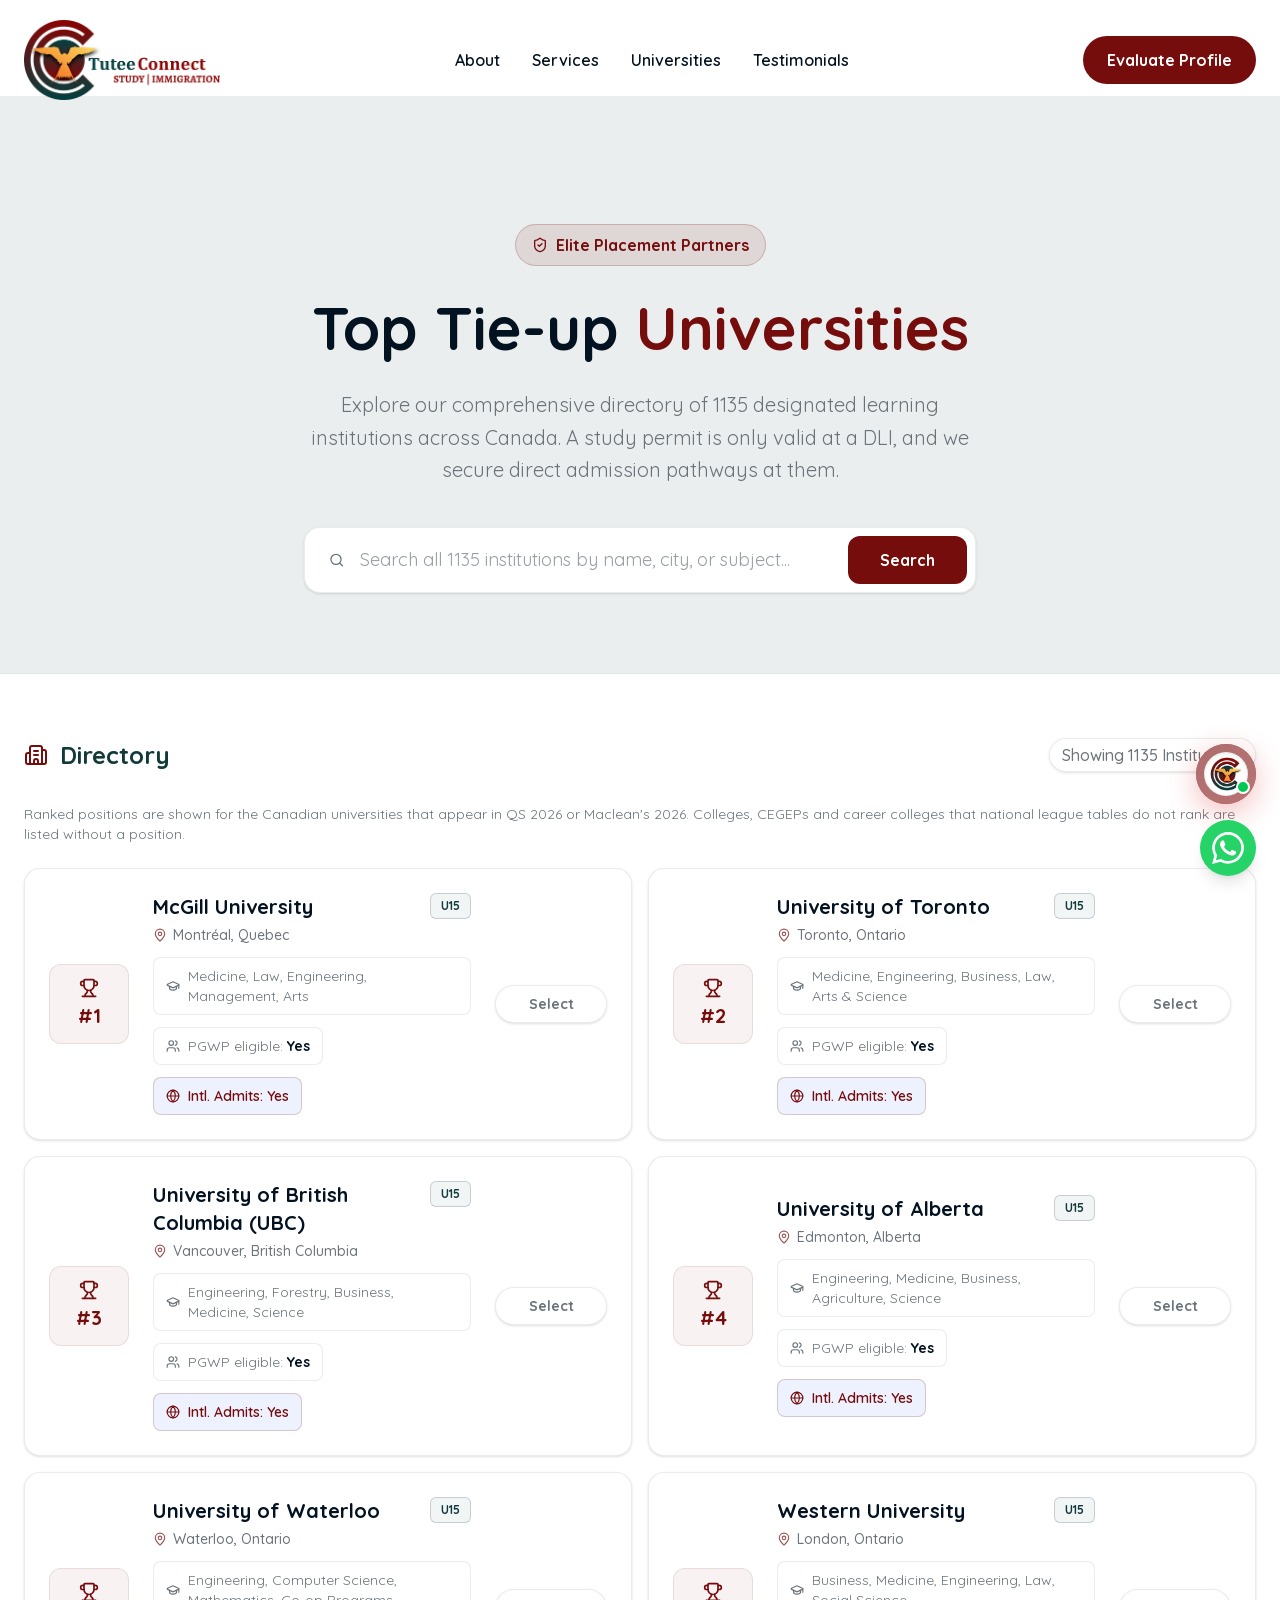
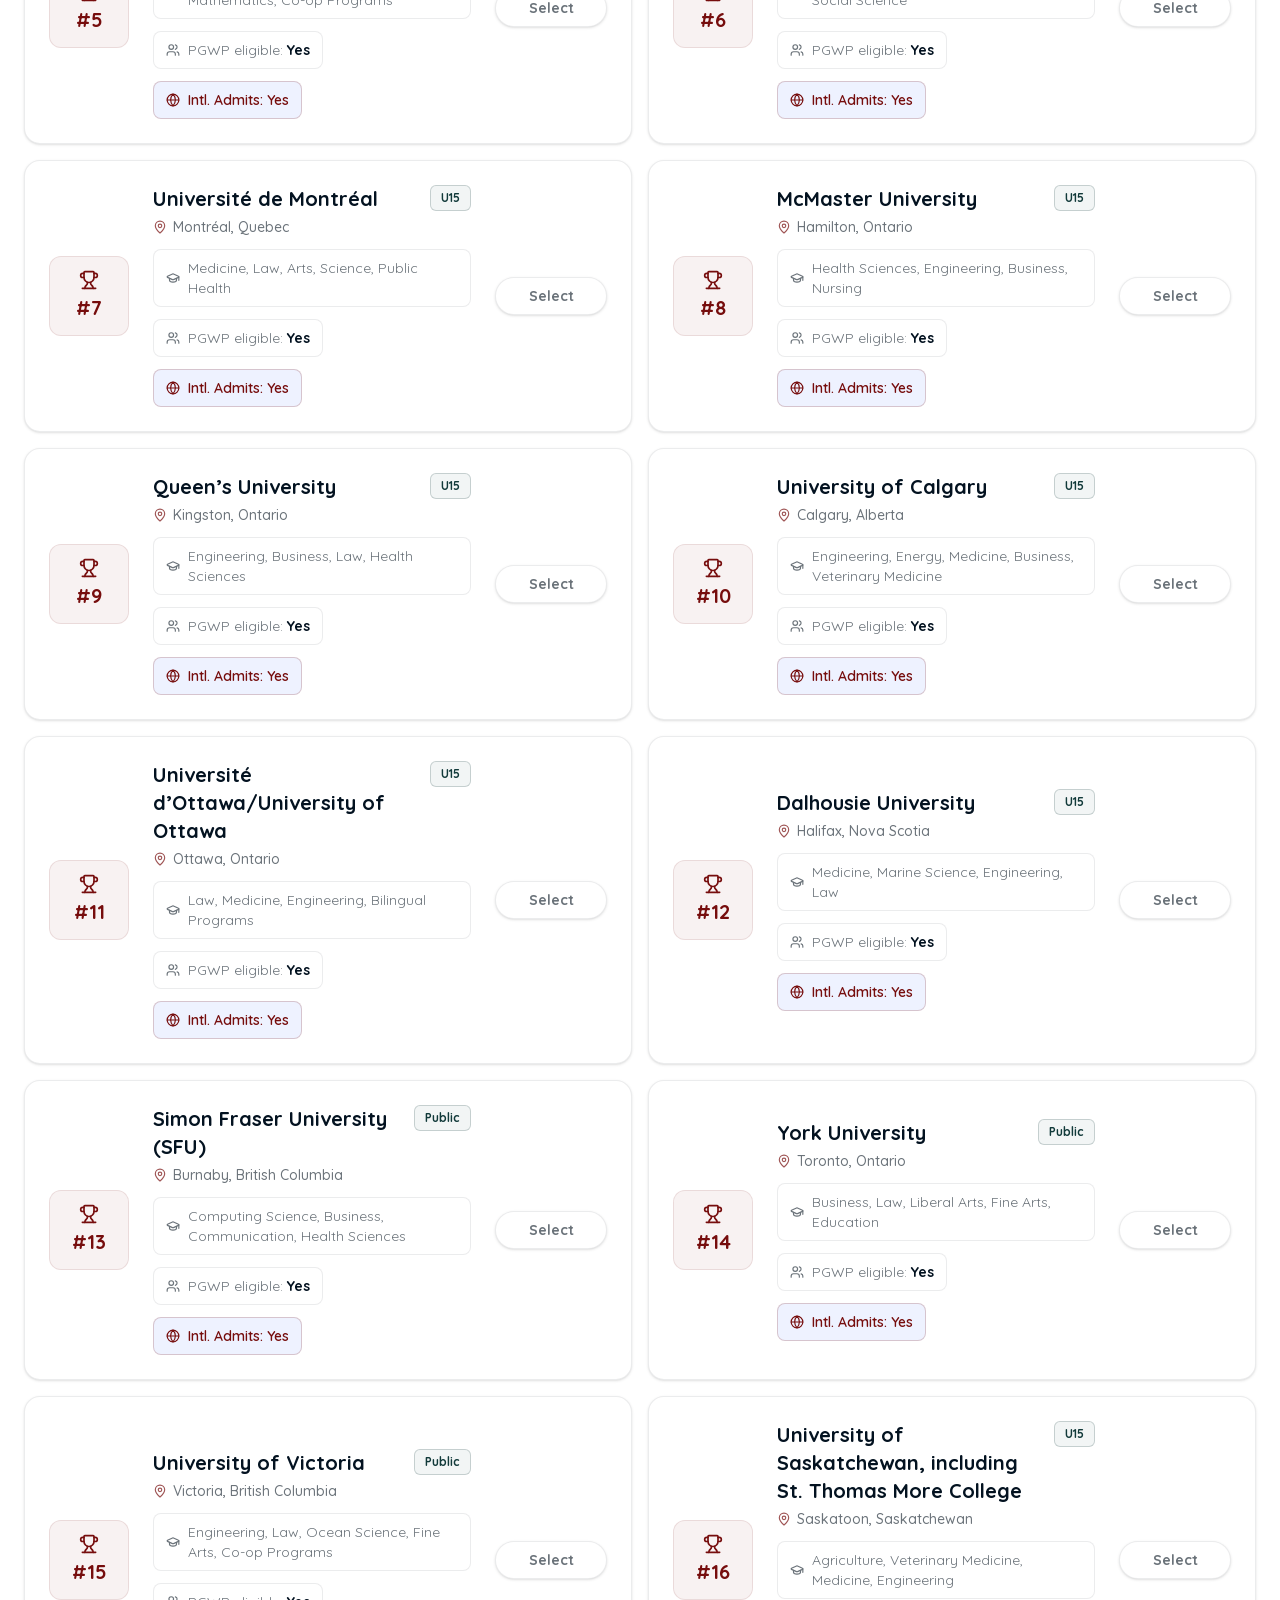
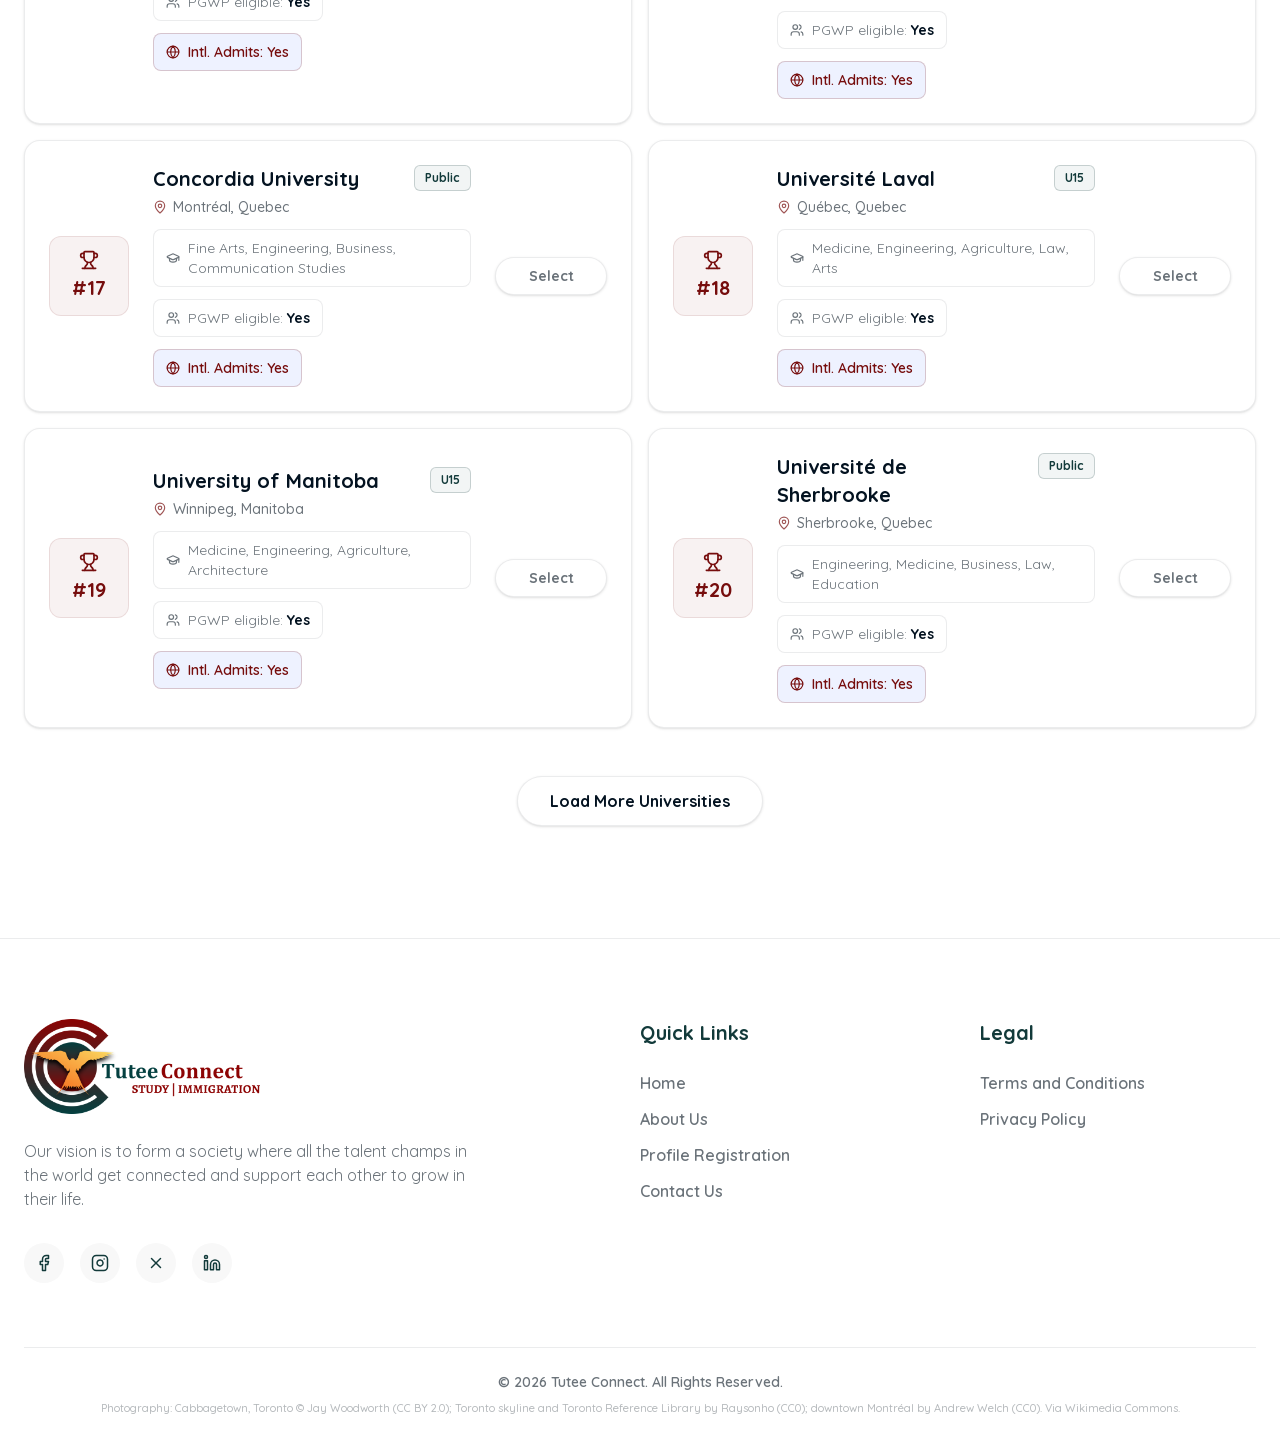
<file: universities.html>
<!DOCTYPE html>
<html lang="en" style="color-scheme: light;">
<head>
  <meta charset="UTF-8">
  <meta name="viewport" content="width=device-width, initial-scale=1.0">
  <meta name="color-scheme" content="light">
  <title>Top Canadian Universities & Colleges - Tutee Connect</title>
  <meta name="description" content="Explore Tutee Connect's directory of 1135 Canadian designated learning institutions. Direct admission pathways, PGWP guidance and study permit support.">
  <link rel="icon" href="./assets/img/logo/icon.png">
  <link rel="preload" as="style" href="./assets/css/quicksand.css">
  <link rel="stylesheet" href="./assets/css/quicksand.css">
  <link rel="stylesheet" href="./assets/css/main.css">
</head>
<body>
<div class="min-h-screen font-sans selection:bg-primary selection:text-white">
<header class="fixed top-0 left-0 w-full z-50 transition-all duration-300 py-3 sm:py-5"><div class="max-w-7xl mx-auto px-4 sm:px-6 flex justify-between items-center"><a class="flex items-center gap-2" data-scroll-to="top" href="./index.html"><img alt="Tutee Connect Logo" class="h-10 sm:h-14 md:h-16 lg:h-20 max-md:h-[54px] w-auto object-contain transition-all duration-300" src="./assets/img/logo/logo.png"/></a><nav class="hidden md:flex gap-8"><a class="font-semibold text-text-main hover:text-primary transition-colors relative after:content-[''] after:absolute after:-bottom-1 after:left-0 after:w-0 after:h-0.5 after:bg-primary hover:after:w-full after:transition-all" href="https://tuteeconnect.com/about.html" rel="noopener noreferrer" target="_blank">About</a><button class="font-semibold text-text-main hover:text-primary transition-colors relative after:content-[''] after:absolute after:-bottom-1 after:left-0 after:w-0 after:h-0.5 after:bg-primary hover:after:w-full after:transition-all text-left cursor-pointer" data-scroll-to="services">Services</button><a class="font-semibold transition-colors relative after:content-[''] after:absolute after:-bottom-1 after:left-0 after:h-0.5 after:bg-primary hover:after:w-full after:transition-all text-text-main hover:text-primary after:w-0" href="./universities.html">Universities</a><button class="font-semibold text-text-main hover:text-primary transition-colors relative after:content-[''] after:absolute after:-bottom-1 after:left-0 after:w-0 after:h-0.5 after:bg-primary hover:after:w-full after:transition-all text-left cursor-pointer" data-scroll-to="testimonials">Testimonials</button></nav><div class="hidden md:flex items-center gap-3"><button class="cursor-pointer inline-flex items-center justify-center px-6 py-3 bg-primary text-white font-bold rounded-full hover:-translate-y-0.5 hover:bg-primary-dark hover:shadow-lg hover:shadow-primary/30 transition-all" data-scroll-to="contact">Evaluate Profile</button></div><div class="md:hidden flex items-center gap-2"><button class="flex items-center justify-center p-2.5 bg-bg-surface border border-border-color shadow-sm rounded-full text-text-main hover:text-primary transition-all active:scale-95 z-50 cursor-pointer" data-mobile-menu-open=""><svg aria-hidden="true" class="lucide lucide-menu" fill="none" height="24" stroke="currentColor" stroke-linecap="round" stroke-linejoin="round" stroke-width="2.5" viewBox="0 0 24 24" width="24" xmlns="http://www.w3.org/2000/svg"><path d="M4 5h16"></path><path d="M4 12h16"></path><path d="M4 19h16"></path></svg></button></div></div><div class="fixed inset-0 z-[100] transition-all duration-400 ease-out md:hidden flex flex-col invisible opacity-0 pointer-events-none" data-mobile-menu=""><div class="absolute inset-0 bg-secondary/40 backdrop-blur-md" data-mobile-menu-backdrop=""></div><div class="relative h-[90vh] mt-auto w-full bg-bg-surface/95 backdrop-blur-3xl rounded-t-[40px] shadow-2xl flex flex-col overflow-hidden transition-transform duration-500 ease-out will-change-transform translate-y-full" data-mobile-menu-panel=""><div class="flex justify-between items-center p-6 sm:p-8 border-b border-border-color"><h3 class="text-xl font-extrabold text-secondary tracking-tight">Navigation</h3><div class="flex items-center gap-2"><button class="p-2.5 text-text-muted rounded-full bg-bg-dark hover:bg-border-color hover:text-primary transition-all active:scale-95 cursor-pointer" data-mobile-menu-close=""><svg aria-hidden="true" class="lucide lucide-x" fill="none" height="24" stroke="currentColor" stroke-linecap="round" stroke-linejoin="round" stroke-width="3" viewBox="0 0 24 24" width="24" xmlns="http://www.w3.org/2000/svg"><path d="M18 6 6 18"></path><path d="m6 6 12 12"></path></svg></button></div></div><nav class="flex-1 overflow-y-auto px-6 sm:px-8 py-8 flex flex-col gap-6"><a class="group flex items-center justify-between font-extrabold text-secondary text-2xl tracking-tight transition-all" href="https://tuteeconnect.com/about.html" rel="noopener noreferrer" target="_blank"><span class="group-hover:text-primary transition-colors">About</span></a><button class="group flex items-center justify-between font-extrabold text-secondary text-2xl tracking-tight transition-all w-full outline-none text-left cursor-pointer" data-scroll-to="services"><span class="group-hover:text-primary transition-colors">Services</span></button><a class="group flex items-center justify-between font-extrabold text-secondary text-2xl tracking-tight transition-all" href="./universities.html"><span class="group-hover:text-primary transition-colors">Universities</span></a><button class="group flex items-center justify-between font-extrabold text-secondary text-2xl tracking-tight transition-all w-full outline-none text-left cursor-pointer" data-scroll-to="testimonials"><span class="group-hover:text-primary transition-colors">Testimonials</span></button></nav><div class="p-6 sm:p-8 bg-bg-surface/80 backdrop-blur-lg border-t border-border-color"><button class="w-full inline-flex items-center justify-center px-8 py-4 bg-primary text-white font-bold text-[19px] rounded-[20px] shadow-xl shadow-primary/25 hover:shadow-primary/40 focus:ring-4 focus:ring-primary/20 transition-all active:scale-95 cursor-pointer" data-scroll-to="contact">Evaluate Profile</button></div></div></div></header>
<div class="pt-24 pb-20 min-h-screen bg-bg-surface"><section class="relative pt-32 max-md:pt-10 pb-20 max-md:pb-8 px-6 overflow-hidden bg-bg-dark border-b border-border-color"><div class="absolute inset-0 z-0 bg-secondary/5 hidden md:block"></div><div class="max-w-7xl mx-auto relative z-20 text-center reveal"><span class="inline-flex items-center gap-2 px-4 py-2 bg-primary/10 border border-primary/20 rounded-full text-primary font-bold mb-6"><svg aria-hidden="true" class="lucide lucide-shield-check" fill="none" height="16" stroke="currentColor" stroke-linecap="round" stroke-linejoin="round" stroke-width="2" viewBox="0 0 24 24" width="16" xmlns="http://www.w3.org/2000/svg"><path d="M20 13c0 5-3.5 7.5-7.66 8.95a1 1 0 0 1-.67-.01C7.5 20.5 4 18 4 13V6a1 1 0 0 1 1-1c2 0 4.5-1.2 6.24-2.72a1.17 1.17 0 0 1 1.52 0C14.51 3.81 17 5 19 5a1 1 0 0 1 1 1z"></path><path d="m9 12 2 2 4-4"></path></svg> Elite Placement Partners</span><h1 class="text-4xl md:text-6xl font-extrabold mb-6 leading-tight text-text-main">Top Tie-up <span class="text-primary">Universities</span></h1><p class="text-lg md:text-xl text-text-muted max-w-2xl mx-auto mb-10 leading-relaxed">Explore our comprehensive directory of 1135 designated learning institutions across Canada. A study permit is only valid at a DLI, and we secure direct admission pathways at them.</p><div class="flex justify-center"><div class="bg-bg-surface border border-border-color shadow-sm p-2 pl-6 rounded-2xl flex items-center max-w-2xl w-full focus-within:ring-2 focus-within:ring-primary/50 transition-all"><svg aria-hidden="true" class="lucide lucide-search text-text-muted mr-4" fill="none" height="20" stroke="currentColor" stroke-linecap="round" stroke-linejoin="round" stroke-width="2" viewBox="0 0 24 24" width="20" xmlns="http://www.w3.org/2000/svg"><path d="m21 21-4.34-4.34"></path><circle cx="11" cy="11" r="8"></circle></svg><input class="bg-transparent border-none text-text-main outline-none w-full placeholder:text-text-muted/70 text-lg" data-uni-search="" placeholder="Search all 1135 institutions by name, city, or subject..." type="text"/><button class="px-4 text-text-muted hover:text-text-main font-semibold mr-2 hidden cursor-pointer" data-uni-clear="" type="button">Clear</button><button class="bg-primary text-white px-8 py-3 rounded-xl font-bold hover:bg-primary-dark transition-colors whitespace-nowrap hidden sm:block cursor-pointer" data-uni-show-results="" type="button">Search</button></div></div></div></section><section class="max-w-7xl mx-auto px-6 mt-16"><div class="flex justify-between items-center mb-8 reveal"><h2 class="text-2xl font-bold text-secondary flex items-center gap-3"><svg aria-hidden="true" class="lucide lucide-building2 lucide-building-2 text-primary" fill="none" height="24" stroke="currentColor" stroke-linecap="round" stroke-linejoin="round" stroke-width="2" viewBox="0 0 24 24" width="24" xmlns="http://www.w3.org/2000/svg"><path d="M10 12h4"></path><path d="M10 8h4"></path><path d="M14 21v-3a2 2 0 0 0-4 0v3"></path><path d="M6 10H4a2 2 0 0 0-2 2v7a2 2 0 0 0 2 2h16a2 2 0 0 0 2-2V9a2 2 0 0 0-2-2h-2"></path><path d="M6 21V5a2 2 0 0 1 2-2h8a2 2 0 0 1 2 2v16"></path></svg> Directory</h2><div class="text-text-muted font-medium bg-bg-surface px-3 py-1 max-sm:px-2.5 max-sm:text-xs rounded-full border border-border-color shadow-sm whitespace-nowrap shrink-0" data-uni-count="">Showing 1135 Institutions</div></div><p class="text-text-muted text-sm mb-6">Ranked positions are shown for the Canadian universities that appear in QS 2026 or Maclean's 2026. Colleges, CEGEPs and career colleges that national league tables do not rank are listed without a position.</p><div data-uni-results=""><div class="sm:hidden flex flex-col divide-y divide-border-color bg-bg-surface rounded-2xl border border-border-color overflow-hidden shadow-sm" data-uni-list-mobile=""></div><div class="hidden sm:grid grid-cols-1 lg:grid-cols-2 gap-4" data-uni-grid=""></div><div class="mt-12 text-center pb-8" data-uni-more-wrap=""><button class="px-8 py-3 bg-bg-surface border border-border-color text-text-main font-bold rounded-full shadow-sm hover:shadow-md hover:border-primary/30 hover:text-primary transition-all active:scale-95 cursor-pointer" data-uni-more="">Load More Universities</button></div></div><div class="text-center py-20 bg-bg-surface rounded-2xl border border-border-color border-dashed hidden" data-uni-empty=""><svg aria-hidden="true" class="lucide lucide-search mx-auto text-border-color mb-4" fill="none" height="48" stroke="currentColor" stroke-linecap="round" stroke-linejoin="round" stroke-width="2" viewBox="0 0 24 24" width="48" xmlns="http://www.w3.org/2000/svg"><path d="m21 21-4.34-4.34"></path><circle cx="11" cy="11" r="8"></circle></svg><h3 class="text-xl font-bold text-text-main mb-2">No institutions found</h3><p class="text-text-muted">Try adjusting your search criteria.</p></div></section></div>
<div class="fixed bottom-0 left-0 right-0 bg-bg-surface border-t border-border-color p-4 shadow-[0_-10px_40px_-10px_rgba(0,0,0,0.1)] z-40 transition-transform duration-300 flex justify-center hidden" data-uni-bar=""><div class="max-w-7xl w-full flex flex-col sm:flex-row items-center justify-between gap-4"><div class="text-text-main font-bold"><span class="text-primary text-xl mr-2" data-uni-bar-count="">0</span><span data-uni-bar-noun="">Institutions Selected</span></div><button class="bg-primary hover:bg-primary-dark text-white px-8 py-3 rounded-xl font-bold transition-all w-full sm:w-auto shadow-md shadow-primary/20 cursor-pointer" data-uni-proceed="" type="button">Proceed to Application</button></div></div>
<div class="fixed inset-0 z-50 flex items-center justify-center p-4 bg-black/60 backdrop-blur-sm animate-fade-in hidden" data-uni-modal=""><div class="bg-bg-surface rounded-3xl shadow-2xl w-full max-w-lg overflow-hidden relative border border-border-color flex flex-col max-h-[90vh]"><div class="p-6 border-b border-border-color flex justify-between items-center bg-bg-dark/50 sticky top-0 z-10 shrink-0"><h3 class="text-2xl font-bold text-text-main">Submit Application</h3><button class="p-2 text-text-muted hover:text-text-main hover:bg-gray-200 rounded-full transition-all cursor-pointer" data-uni-modal-close="" type="button"><svg aria-hidden="true" class="lucide lucide-x" fill="none" height="24" stroke="currentColor" stroke-linecap="round" stroke-linejoin="round" stroke-width="2" viewBox="0 0 24 24" width="24" xmlns="http://www.w3.org/2000/svg"><path d="M18 6 6 18"></path><path d="m6 6 12 12"></path></svg></button></div><div class="p-6 overflow-y-auto" data-uni-modal-body=""><form class="flex flex-col gap-4 max-md:gap-3 w-full" data-lead-form=""><input name="access_key" type="hidden" value=""/><input name="subject" type="hidden" value="New Lead from Tutee Connect Landing Page!"/><input name="from_name" type="hidden" value="Tutee Connect Notification System"/><input class="hidden" name="botcheck" style="display: none;" type="checkbox"/><div class="bg-green-50 border border-green-200 text-green-700 p-4 rounded-xl flex items-start gap-3 justify-center mb-2 hidden" data-form-success=""><svg aria-hidden="true" class="lucide lucide-circle-check-big shrink-0 mt-0.5" fill="none" height="20" stroke="currentColor" stroke-linecap="round" stroke-linejoin="round" stroke-width="2" viewBox="0 0 24 24" width="20" xmlns="http://www.w3.org/2000/svg"><path d="M21.801 10A10 10 0 1 1 17 3.335"></path><path d="m9 11 3 3L22 4"></path></svg><div class="text-sm font-medium">Profile submitted successfully! We will contact you soon.</div></div><div class="bg-red-50 border border-red-200 text-red-700 p-4 rounded-xl flex items-start gap-3 justify-center mb-2 hidden" data-form-error=""><svg aria-hidden="true" class="lucide lucide-circle-alert shrink-0 mt-0.5" fill="none" height="20" stroke="currentColor" stroke-linecap="round" stroke-linejoin="round" stroke-width="2" viewBox="0 0 24 24" width="20" xmlns="http://www.w3.org/2000/svg"><circle cx="12" cy="12" r="10"></circle><line x1="12" x2="12" y1="8" y2="12"></line><line x1="12" x2="12.01" y1="16" y2="16"></line></svg><div class="text-sm font-medium" data-form-error-text="">Submission failed. Please try again.</div></div><div class="relative flex items-center w-full transition-all duration-300 text-text-muted focus-within:text-primary"><svg aria-hidden="true" class="lucide lucide-user absolute left-4 max-md:left-5 pointer-events-none transition-colors" fill="none" height="20" stroke="currentColor" stroke-linecap="round" stroke-linejoin="round" stroke-width="2" viewBox="0 0 24 24" width="20" xmlns="http://www.w3.org/2000/svg"><path d="M19 21v-2a4 4 0 0 0-4-4H9a4 4 0 0 0-4 4v2"></path><circle cx="12" cy="7" r="4"></circle></svg><input class="w-full p-4 max-md:p-3.5 pl-12 max-md:pl-12 rounded-xl max-md:rounded-2xl font-medium max-md:font-medium max-md:text-[15px] focus:outline-none focus:ring-4 max-md:focus:ring-2 transition-all duration-300 bg-bg-surface border border-border-color text-text-main focus:border-primary focus:bg-white focus:ring-primary/10 max-md:bg-bg-dark max-md:border-border-color focus:max-md:bg-bg-surface" name="name" placeholder="Your Name *" required="" type="text"/></div><div class="flex items-stretch gap-2 w-full"><select class="p-4 max-md:p-3.5 rounded-xl max-md:rounded-2xl font-medium max-md:font-medium max-md:text-[15px] focus:outline-none focus:ring-4 max-md:focus:ring-2 transition-all duration-300 bg-bg-surface border border-border-color text-text-main focus:border-primary focus:bg-white focus:ring-primary/10 max-md:bg-bg-dark max-md:border-border-color focus:max-md:bg-bg-surface w-[100px] max-md:w-[86px] shrink-0 !px-2 max-md:!px-1.5 font-bold text-sm max-md:text-[14px] max-md:text-center appearance-none bg-[url('data:image/svg+xml;charset=US-ASCII,%3Csvg%20width%3D%2220%22%20height%3D%2220%22%20xmlns%3D%22http%3A%2F%2Fwww.w3.org%2F2000%2Fsvg%22%3E%3Cpath%20d%3D%22M5%208l5%205%205-5%22%20stroke%3D%22%239CA3AF%22%20stroke-width%3D%222%22%20fill%3D%22none%22%20stroke-linecap%3D%22round%22%20stroke-linejoin%3D%22round%22%2F%3E%3C%2Fsvg%3E')] bg-[length:14px_14px] bg-no-repeat bg-[position:right_4px_center] border-r-0" name="country_code"><option class="text-black" value="+971">AE (+971)</option><option class="text-black" value="+93">AF (+93)</option><option class="text-black" value="+54">AR (+54)</option><option class="text-black" value="+43">AT (+43)</option><option class="text-black" value="+61">AU (+61)</option><option class="text-black" value="+32">BE (+32)</option><option class="text-black" value="+55">BR (+55)</option><option class="text-black" value="+41">CH (+41)</option><option class="text-black" value="+56">CL (+56)</option><option class="text-black" value="+86">CN (+86)</option><option class="text-black" value="+57">CO (+57)</option><option class="text-black" value="+49">DE (+49)</option><option class="text-black" value="+45">DK (+45)</option><option class="text-black" value="+213">DZ (+213)</option><option class="text-black" value="+20">EG (+20)</option><option class="text-black" value="+34">ES (+34)</option><option class="text-black" value="+358">FI (+358)</option><option class="text-black" value="+33">FR (+33)</option><option class="text-black" value="+30">GR (+30)</option><option class="text-black" value="+36">HU (+36)</option><option class="text-black" value="+62">ID (+62)</option><option class="text-black" value="+353">IE (+353)</option><option class="text-black" selected="" value="+91">IN (+91)</option><option class="text-black" value="+98">IR (+98)</option><option class="text-black" value="+39">IT (+39)</option><option class="text-black" value="+81">JP (+81)</option><option class="text-black" value="+254">KE (+254)</option><option class="text-black" value="+82">KR (+82)</option><option class="text-black" value="+94">LK (+94)</option><option class="text-black" value="+212">MA (+212)</option><option class="text-black" value="+95">MM (+95)</option><option class="text-black" value="+52">MX (+52)</option><option class="text-black" value="+60">MY (+60)</option><option class="text-black" value="+234">NG (+234)</option><option class="text-black" value="+31">NL (+31)</option><option class="text-black" value="+47">NO (+47)</option><option class="text-black" value="+64">NZ (+64)</option><option class="text-black" value="+51">PE (+51)</option><option class="text-black" value="+63">PH (+63)</option><option class="text-black" value="+92">PK (+92)</option><option class="text-black" value="+48">PL (+48)</option><option class="text-black" value="+351">PT (+351)</option><option class="text-black" value="+974">QA (+974)</option><option class="text-black" value="+40">RO (+40)</option><option class="text-black" value="+7">RU/KZ (+7)</option><option class="text-black" value="+966">SA (+966)</option><option class="text-black" value="+46">SE (+46)</option><option class="text-black" value="+65">SG (+65)</option><option class="text-black" value="+66">TH (+66)</option><option class="text-black" value="+216">TN (+216)</option><option class="text-black" value="+90">TR (+90)</option><option class="text-black" value="+255">TZ (+255)</option><option class="text-black" value="+380">UA (+380)</option><option class="text-black" value="+256">UG (+256)</option><option class="text-black" value="+44">UK (+44)</option><option class="text-black" value="+1">US/CA (+1)</option><option class="text-black" value="+58">VE (+58)</option><option class="text-black" value="+84">VN (+84)</option><option class="text-black" value="+27">ZA (+27)</option></select><div class="relative flex items-center w-full transition-all duration-300 text-text-muted focus-within:text-primary flex-1 min-w-0"><svg aria-hidden="true" class="lucide lucide-phone absolute left-3.5 pointer-events-none transition-colors" fill="none" height="18" stroke="currentColor" stroke-linecap="round" stroke-linejoin="round" stroke-width="2" viewBox="0 0 24 24" width="18" xmlns="http://www.w3.org/2000/svg"><path d="M13.832 16.568a1 1 0 0 0 1.213-.303l.355-.465A2 2 0 0 1 17 15h3a2 2 0 0 1 2 2v3a2 2 0 0 1-2 2A18 18 0 0 1 2 4a2 2 0 0 1 2-2h3a2 2 0 0 1 2 2v3a2 2 0 0 1-.8 1.6l-.468.351a1 1 0 0 0-.292 1.233 14 14 0 0 0 6.392 6.384"></path></svg><input class="p-4 max-md:p-3.5 pl-12 max-md:pl-12 rounded-xl max-md:rounded-2xl font-medium max-md:font-medium max-md:text-[15px] focus:outline-none focus:ring-4 max-md:focus:ring-2 transition-all duration-300 bg-bg-surface border border-border-color text-text-main focus:border-primary focus:bg-white focus:ring-primary/10 max-md:bg-bg-dark max-md:border-border-color focus:max-md:bg-bg-surface w-full max-md:!pl-[38px] text-ellipsis" name="phone_number" placeholder="Phone Number *" required="" type="tel"/></div></div><div class="relative flex items-center w-full transition-all duration-300 text-text-muted focus-within:text-primary"><svg aria-hidden="true" class="lucide lucide-mail absolute left-4 max-md:left-5 pointer-events-none transition-colors" fill="none" height="20" stroke="currentColor" stroke-linecap="round" stroke-linejoin="round" stroke-width="2" viewBox="0 0 24 24" width="20" xmlns="http://www.w3.org/2000/svg"><path d="m22 7-8.991 5.727a2 2 0 0 1-2.009 0L2 7"></path><rect height="16" rx="2" width="20" x="2" y="4"></rect></svg><input class="w-full p-4 max-md:p-3.5 pl-12 max-md:pl-12 rounded-xl max-md:rounded-2xl font-medium max-md:font-medium max-md:text-[15px] focus:outline-none focus:ring-4 max-md:focus:ring-2 transition-all duration-300 bg-bg-surface border border-border-color text-text-main focus:border-primary focus:bg-white focus:ring-primary/10 max-md:bg-bg-dark max-md:border-border-color focus:max-md:bg-bg-surface" name="email" placeholder="Your Email *" required="" type="email"/></div><div class="relative w-full"><input data-destination-input="" name="destination" type="hidden" value="General Canada Inquiry"/><svg aria-hidden="true" class="lucide lucide-map-pin absolute left-3.5 top-1/2 -translate-y-1/2 pointer-events-none z-10 text-text-muted" fill="none" height="18" stroke="currentColor" stroke-linecap="round" stroke-linejoin="round" stroke-width="2" viewBox="0 0 24 24" width="18" xmlns="http://www.w3.org/2000/svg"><path d="M20 10c0 4.993-5.539 10.193-7.399 11.799a1 1 0 0 1-1.202 0C9.539 20.193 4 14.993 4 10a8 8 0 0 1 16 0"></path><circle cx="12" cy="10" r="3"></circle></svg><div class="w-full min-h-[50px] max-md:min-h-[46px] rounded-xl max-md:rounded-2xl pl-10 pr-4 py-2.5 max-md:py-2 transition-all duration-300 text-left flex items-center flex-wrap gap-1.5 border bg-bg-surface border-border-color"><span class="text-[15px] max-md:text-[14px] font-medium leading-none text-text-main">General Canada Inquiry</span></div></div><button class="w-full py-4 max-md:py-3.5 rounded-xl max-md:rounded-2xl font-bold text-lg max-md:text-[16px] text-white transition-all mt-2 max-md:mt-3 bg-primary hover:bg-primary-dark max-md:bg-primary max-md:hover:bg-white max-md:hover:text-primary max-md:border max-md:border-transparent max-md:hover:border-primary hover:-translate-y-1 hover:shadow-lg max-md:shadow-2xl max-md:shadow-primary/40 opacity-100 cursor-pointer" data-submit-btn="" data-uni-modal-submit="" type="submit">Submit Profile</button></form></div></div></div>
<footer class="bg-bg-surface border-t border-border-color"><div class="md:hidden"><div class="relative bg-bg-surface pt-8 pb-10 text-center overflow-hidden"><div class="absolute top-0 left-0 right-0 h-1 bg-gradient-to-r from-primary via-primary to-secondary"></div><div class="absolute inset-0 opacity-[0.03]" style="background-image: radial-gradient(circle at 1px 1px, currentcolor 1px, transparent 0px); background-size: 24px 24px;"></div><button class="relative z-10 mx-auto mb-3 block cursor-pointer" data-scroll-top=""><img alt="Tutee Connect Logo" class="h-[68px] w-auto object-contain mx-auto transition-all duration-300" loading="lazy" src="./assets/img/logo/logo.png"/></button><p class="relative z-10 text-text-muted/60 text-[12.5px] leading-relaxed max-w-[240px] mx-auto font-medium">Connecting talent champions worldwide to grow together.</p><button class="absolute top-4 right-4 w-8 h-8 rounded-full bg-gray-100 flex items-center justify-center text-text-muted/50 hover:text-primary hover:bg-primary/10 transition-all active:scale-95 cursor-pointer" data-scroll-top=""><svg aria-hidden="true" class="lucide lucide-chevron-up" fill="none" height="16" stroke="currentColor" stroke-linecap="round" stroke-linejoin="round" stroke-width="2" viewBox="0 0 24 24" width="16" xmlns="http://www.w3.org/2000/svg"><path d="m18 15-6-6-6 6"></path></svg></button></div><div class="px-4 py-4 bg-bg-dark/80"><div class="bg-bg-surface rounded-2xl shadow-sm border border-border-color p-3"><div class="grid grid-cols-2 gap-2"><a class="flex items-center justify-between px-4 py-3 rounded-xl bg-bg-dark hover:bg-primary/5 text-text-main font-semibold text-[14px] transition-all group active:scale-[0.97]" href="https://tuteeconnect.com/" rel="noopener noreferrer" target="_blank">Home<svg aria-hidden="true" class="lucide lucide-arrow-up-right text-text-muted/40 group-hover:text-primary transition-colors" fill="none" height="14" stroke="currentColor" stroke-linecap="round" stroke-linejoin="round" stroke-width="2" viewBox="0 0 24 24" width="14" xmlns="http://www.w3.org/2000/svg"><path d="M7 7h10v10"></path><path d="M7 17 17 7"></path></svg></a><a class="flex items-center justify-between px-4 py-3 rounded-xl bg-bg-dark hover:bg-primary/5 text-text-main font-semibold text-[14px] transition-all group active:scale-[0.97]" href="https://tuteeconnect.com/about.html" rel="noopener noreferrer" target="_blank">About Us<svg aria-hidden="true" class="lucide lucide-arrow-up-right text-text-muted/40 group-hover:text-primary transition-colors" fill="none" height="14" stroke="currentColor" stroke-linecap="round" stroke-linejoin="round" stroke-width="2" viewBox="0 0 24 24" width="14" xmlns="http://www.w3.org/2000/svg"><path d="M7 7h10v10"></path><path d="M7 17 17 7"></path></svg></a><a class="flex items-center justify-between px-4 py-3 rounded-xl bg-bg-dark hover:bg-primary/5 text-text-main font-semibold text-[14px] transition-all group active:scale-[0.97]" href="https://tuteeconnect.com/profile-registration.html" rel="noopener noreferrer" target="_blank">Register<svg aria-hidden="true" class="lucide lucide-arrow-up-right text-text-muted/40 group-hover:text-primary transition-colors" fill="none" height="14" stroke="currentColor" stroke-linecap="round" stroke-linejoin="round" stroke-width="2" viewBox="0 0 24 24" width="14" xmlns="http://www.w3.org/2000/svg"><path d="M7 7h10v10"></path><path d="M7 17 17 7"></path></svg></a><a class="flex items-center justify-between px-4 py-3 rounded-xl bg-bg-dark hover:bg-primary/5 text-text-main font-semibold text-[14px] transition-all group active:scale-[0.97]" href="https://tuteeconnect.com/contact.html" rel="noopener noreferrer" target="_blank">Contact<svg aria-hidden="true" class="lucide lucide-arrow-up-right text-text-muted/40 group-hover:text-primary transition-colors" fill="none" height="14" stroke="currentColor" stroke-linecap="round" stroke-linejoin="round" stroke-width="2" viewBox="0 0 24 24" width="14" xmlns="http://www.w3.org/2000/svg"><path d="M7 7h10v10"></path><path d="M7 17 17 7"></path></svg></a></div></div></div><div class="px-5 pt-6 pb-3"><div class="flex items-center justify-center gap-3 mb-5"><a aria-label="Facebook" class="w-10 h-10 rounded-xl bg-secondary/5 border border-secondary/10 flex items-center justify-center text-secondary/60 hover:bg-primary hover:border-primary hover:text-white transition-all active:scale-95" href="https://www.facebook.com/tuteeconnect" rel="noopener noreferrer" target="_blank"><svg aria-hidden="true" class="lucide lucide-facebook" fill="none" height="17" stroke="currentColor" stroke-linecap="round" stroke-linejoin="round" stroke-width="2" viewBox="0 0 24 24" width="17" xmlns="http://www.w3.org/2000/svg"><path d="M18 2h-3a5 5 0 0 0-5 5v3H7v4h3v8h4v-8h3l1-4h-4V7a1 1 0 0 1 1-1h3z"></path></svg></a><a aria-label="Instagram" class="w-10 h-10 rounded-xl bg-secondary/5 border border-secondary/10 flex items-center justify-center text-secondary/60 hover:bg-primary hover:border-primary hover:text-white transition-all active:scale-95" href="https://www.instagram.com/tuteeconnect/" rel="noopener noreferrer" target="_blank"><svg aria-hidden="true" class="lucide lucide-instagram" fill="none" height="17" stroke="currentColor" stroke-linecap="round" stroke-linejoin="round" stroke-width="2" viewBox="0 0 24 24" width="17" xmlns="http://www.w3.org/2000/svg"><rect height="20" rx="5" ry="5" width="20" x="2" y="2"></rect><path d="M16 11.37A4 4 0 1 1 12.63 8 4 4 0 0 1 16 11.37z"></path><line x1="17.5" x2="17.51" y1="6.5" y2="6.5"></line></svg></a><a aria-label="X" class="w-10 h-10 rounded-xl bg-secondary/5 border border-secondary/10 flex items-center justify-center text-secondary/60 hover:bg-primary hover:border-primary hover:text-white transition-all active:scale-95" href="https://x.com/tuteeconnect" rel="noopener noreferrer" target="_blank"><svg aria-hidden="true" class="lucide lucide-x" fill="none" height="17" stroke="currentColor" stroke-linecap="round" stroke-linejoin="round" stroke-width="2" viewBox="0 0 24 24" width="17" xmlns="http://www.w3.org/2000/svg"><path d="M18 6 6 18"></path><path d="m6 6 12 12"></path></svg></a><a aria-label="LinkedIn" class="w-10 h-10 rounded-xl bg-secondary/5 border border-secondary/10 flex items-center justify-center text-secondary/60 hover:bg-primary hover:border-primary hover:text-white transition-all active:scale-95" href="https://www.linkedin.com/company/tutee-connect/" rel="noopener noreferrer" target="_blank"><svg aria-hidden="true" class="lucide lucide-linkedin" fill="none" height="17" stroke="currentColor" stroke-linecap="round" stroke-linejoin="round" stroke-width="2" viewBox="0 0 24 24" width="17" xmlns="http://www.w3.org/2000/svg"><path d="M16 8a6 6 0 0 1 6 6v7h-4v-7a2 2 0 0 0-2-2 2 2 0 0 0-2 2v7h-4v-7a6 6 0 0 1 6-6z"></path><rect height="12" width="4" x="2" y="9"></rect><circle cx="4" cy="4" r="2"></circle></svg></a></div><div class="flex items-center justify-center gap-1.5 text-[11.5px] text-text-muted/60 font-medium mb-4"><a class="hover:text-primary transition-colors" href="https://tuteeconnect.com/terms-and-conditions.html" rel="noopener noreferrer" target="_blank">Terms</a><span class="text-text-muted/30">·</span><a class="hover:text-primary transition-colors" href="https://tuteeconnect.com/privacy-policy.html" rel="noopener noreferrer" target="_blank">Privacy</a></div></div><div class="border-t border-border-color py-4 text-center"><p class="text-[10.5px] text-text-muted/40 font-semibold tracking-wide uppercase">© 2026 Tutee Connect</p><p class="text-[9px] text-text-muted/40 font-medium mt-1.5 px-4 leading-relaxed" data-photo-credit="">Photography: Cabbagetown, Toronto © Jay Woodworth (CC BY 2.0); Toronto skyline and Toronto Reference Library by Raysonho (CC0); downtown Montréal by Andrew Welch (CC0). Via Wikimedia Commons.</p></div></div><div class="hidden md:block pt-20 pb-6"><div class="max-w-7xl mx-auto px-6"><div class="grid grid-cols-2 lg:grid-cols-[2fr_1fr_1fr] gap-12 lg:gap-16 mb-16"><div><div class="flex items-center gap-2 mb-6"><button class="cursor-pointer" data-scroll-top=""><img alt="Tutee Connect Logo" class="h-24 w-auto object-contain transition-all duration-300" loading="lazy" src="./assets/img/logo/logo.png"/></button></div><p class="text-text-muted mb-8 max-w-md text-base">Our vision is to form a society where all the talent champs in the world get connected and support each other to grow in their life.</p><div class="flex gap-4"><a class="w-10 h-10 rounded-full bg-bg-dark flex items-center justify-center text-secondary hover:bg-primary hover:text-white hover:-translate-y-1 transition-all" href="https://www.facebook.com/tuteeconnect" rel="noopener noreferrer" target="_blank"><svg aria-hidden="true" class="lucide lucide-facebook" fill="none" height="18" stroke="currentColor" stroke-linecap="round" stroke-linejoin="round" stroke-width="2" viewBox="0 0 24 24" width="18" xmlns="http://www.w3.org/2000/svg"><path d="M18 2h-3a5 5 0 0 0-5 5v3H7v4h3v8h4v-8h3l1-4h-4V7a1 1 0 0 1 1-1h3z"></path></svg></a><a class="w-10 h-10 rounded-full bg-bg-dark flex items-center justify-center text-secondary hover:bg-primary hover:text-white hover:-translate-y-1 transition-all" href="https://www.instagram.com/tuteeconnect/" rel="noopener noreferrer" target="_blank"><svg aria-hidden="true" class="lucide lucide-instagram" fill="none" height="18" stroke="currentColor" stroke-linecap="round" stroke-linejoin="round" stroke-width="2" viewBox="0 0 24 24" width="18" xmlns="http://www.w3.org/2000/svg"><rect height="20" rx="5" ry="5" width="20" x="2" y="2"></rect><path d="M16 11.37A4 4 0 1 1 12.63 8 4 4 0 0 1 16 11.37z"></path><line x1="17.5" x2="17.51" y1="6.5" y2="6.5"></line></svg></a><a class="w-10 h-10 rounded-full bg-bg-dark flex items-center justify-center text-secondary hover:bg-primary hover:text-white hover:-translate-y-1 transition-all" href="https://x.com/tuteeconnect" rel="noopener noreferrer" target="_blank"><svg aria-hidden="true" class="lucide lucide-x" fill="none" height="18" stroke="currentColor" stroke-linecap="round" stroke-linejoin="round" stroke-width="2" viewBox="0 0 24 24" width="18" xmlns="http://www.w3.org/2000/svg"><path d="M18 6 6 18"></path><path d="m6 6 12 12"></path></svg></a><a class="w-10 h-10 rounded-full bg-bg-dark flex items-center justify-center text-secondary hover:bg-primary hover:text-white hover:-translate-y-1 transition-all" href="https://www.linkedin.com/company/tutee-connect/" rel="noopener noreferrer" target="_blank"><svg aria-hidden="true" class="lucide lucide-linkedin" fill="none" height="18" stroke="currentColor" stroke-linecap="round" stroke-linejoin="round" stroke-width="2" viewBox="0 0 24 24" width="18" xmlns="http://www.w3.org/2000/svg"><path d="M16 8a6 6 0 0 1 6 6v7h-4v-7a2 2 0 0 0-2-2 2 2 0 0 0-2 2v7h-4v-7a6 6 0 0 1 6-6z"></path><rect height="12" width="4" x="2" y="9"></rect><circle cx="4" cy="4" r="2"></circle></svg></a></div></div><div class="mt-0"><h3 class="text-xl font-bold text-secondary mb-6">Quick Links</h3><ul class="flex flex-col gap-3"><li><a class="text-text-muted font-semibold hover:text-primary transition-all" href="https://tuteeconnect.com/" rel="noopener noreferrer" target="_blank">Home</a></li><li><a class="text-text-muted font-semibold hover:text-primary transition-all" href="https://tuteeconnect.com/about.html" rel="noopener noreferrer" target="_blank">About Us</a></li><li><a class="text-text-muted font-semibold hover:text-primary transition-all" href="https://tuteeconnect.com/profile-registration.html" rel="noopener noreferrer" target="_blank">Profile Registration</a></li><li><a class="text-text-muted font-semibold hover:text-primary transition-all" href="https://tuteeconnect.com/contact.html" rel="noopener noreferrer" target="_blank">Contact Us</a></li></ul></div><div><h3 class="text-xl font-bold text-secondary mb-6">Legal</h3><ul class="flex flex-col gap-3"><li><a class="text-text-muted font-semibold hover:text-primary transition-all" href="https://tuteeconnect.com/terms-and-conditions.html" rel="noopener noreferrer" target="_blank">Terms and Conditions</a></li><li><a class="text-text-muted font-semibold hover:text-primary transition-all" href="https://tuteeconnect.com/privacy-policy.html" rel="noopener noreferrer" target="_blank">Privacy Policy</a></li></ul></div></div><div class="pt-6 border-t border-border-color text-center"><p class="text-text-muted text-sm font-semibold">© 2026 Tutee Connect. All Rights Reserved.</p><p class="text-text-muted/50 text-[11px] font-medium mt-2 leading-relaxed" data-photo-credit="">Photography: Cabbagetown, Toronto © Jay Woodworth (CC BY 2.0); Toronto skyline and Toronto Reference Library by Raysonho (CC0); downtown Montréal by Andrew Welch (CC0). Via Wikimedia Commons.</p></div></div></div></footer>
<a aria-label="Chat on WhatsApp" class="fixed bottom-6 right-6 z-[100] flex items-center justify-center w-14 h-14 bg-[#25D366] text-white rounded-full shadow-lg hover:bg-[#20ba56] hover:scale-110 transition-all duration-300 group" href="https://wa.me/917358364959" rel="noopener noreferrer" target="_blank"><svg fill="currentColor" height="32" viewBox="0 0 24 24" width="32" xmlns="http://www.w3.org/2000/svg"><path d="M17.472 14.382c-.297-.149-1.758-.867-2.03-.967-.273-.099-.471-.148-.67.15-.197.297-.767.966-.94 1.164-.173.199-.347.223-.644.075-.297-.15-1.255-.463-2.39-1.475-.883-.788-1.48-1.761-1.653-2.059-.173-.297-.018-.458.13-.606.134-.133.298-.347.446-.52.149-.174.198-.298.298-.497.099-.198.05-.371-.025-.52-.075-.149-.669-1.612-.916-2.207-.242-.579-.487-.5-.669-.51-.173-.008-.371-.01-.57-.01-.198 0-.52.074-.792.372-.272.297-1.04 1.016-1.04 2.479 0 1.462 1.065 2.875 1.213 3.074.149.198 2.096 3.2 5.077 4.487.709.306 1.262.489 1.694.625.712.227 1.36.195 1.871.118.571-.085 1.758-.719 2.006-1.413.248-.694.248-1.289.173-1.413-.074-.124-.272-.198-.57-.347m-5.421 7.403h-.004a9.87 9.87 0 01-5.031-1.378l-.361-.214-3.741.982.998-3.648-.235-.374a9.86 9.86 0 01-1.51-5.26c.001-5.45 4.436-9.884 9.888-9.884 2.64 0 5.122 1.03 6.988 2.898a9.825 9.825 0 012.893 6.994c-.003 5.45-4.437 9.884-9.885 9.884m8.413-18.297A11.815 11.815 0 0012.05 0C5.495 0 .16 5.335.157 11.892c0 2.096.547 4.142 1.588 5.945L.057 24l6.305-1.654a11.882 11.882 0 005.683 1.448h.005c6.554 0 11.89-5.335 11.893-11.893a11.821 11.821 0 00-3.48-8.413z"></path></svg><span class="absolute right-full mr-4 px-3 py-2 bg-white text-text-main text-sm font-bold rounded-lg shadow-lg opacity-0 group-hover:opacity-100 transition-opacity whitespace-nowrap pointer-events-none">Chat with us!<span class="absolute top-1/2 -right-1 -translate-y-1/2 border-y-4 border-y-transparent border-l-4 border-l-white"></span></span></a><button aria-label="Open AI Chat" class="fixed bottom-[96px] right-6 z-[90] h-[60px] w-[60px] hover:w-[210px] bg-gradient-to-br from-primary to-[#8A1515] text-white rounded-full shadow-[0_8px_30px_rgba(220,38,38,0.3)] hover:shadow-[0_12px_40px_rgba(220,38,38,0.5)] active:scale-95 transition-[width,transform,opacity,shadow] duration-500 ease-[cubic-bezier(0.34,1.56,0.64,1)] flex items-center justify-start group overflow-hidden scale-100 opacity-100 cursor-pointer" data-chat-open=""><div class="shrink-0 w-[60px] h-[60px] flex items-center justify-center relative z-20"><div class="absolute inset-0 rounded-full bg-white opacity-0 group-hover:opacity-5 transition-opacity duration-300"></div><span class="absolute flex h-[60px] w-[60px] z-0"><span class="animate-ping absolute inline-flex h-full w-full rounded-full bg-white opacity-40" style="animation-duration: 3s;"></span></span><div class="relative z-10 w-11 h-11 bg-white rounded-full flex items-center justify-center shadow-inner overflow-hidden border border-border-color"><img alt="Tutee AI" class="w-10 h-10 object-contain group-hover:scale-110 transition-transform duration-300" src="./assets/img/logo/icon.png"/></div><div class="absolute bottom-2.5 right-1.5 w-3.5 h-3.5 bg-green-500 border-2 border-white rounded-full z-30"></div></div><div class="flex flex-col items-start justify-center pl-1 opacity-0 group-hover:opacity-100 -translate-x-4 group-hover:translate-x-0 transition-all duration-500 delay-75 whitespace-nowrap"><span class="font-extrabold text-[14px] leading-tight flex items-center gap-1">Ask Tutee AI <svg aria-hidden="true" class="lucide lucide-sparkles text-yellow-300" fill="none" height="12" stroke="currentColor" stroke-linecap="round" stroke-linejoin="round" stroke-width="2" viewBox="0 0 24 24" width="12" xmlns="http://www.w3.org/2000/svg"><path d="M11.017 2.814a1 1 0 0 1 1.966 0l1.051 5.558a2 2 0 0 0 1.594 1.594l5.558 1.051a1 1 0 0 1 0 1.966l-5.558 1.051a2 2 0 0 0-1.594 1.594l-1.051 5.558a1 1 0 0 1-1.966 0l-1.051-5.558a2 2 0 0 0-1.594-1.594l-5.558-1.051a1 1 0 0 1 0-1.966l5.558-1.051a2 2 0 0 0 1.594-1.594z"></path><path d="M20 2v4"></path><path d="M22 4h-4"></path><circle cx="4" cy="20" r="2"></circle></svg></span><span class="text-[11px] font-medium text-white/80">Get Instant Guidance</span></div></button><div class="fixed z-[100] transition-all duration-400 ease-[cubic-bezier(0.16,1,0.3,1)] md:bottom-6 md:right-6 md:w-[380px] md:h-[600px] md:rounded-2xl md:shadow-2xl md:overflow-hidden md:border md:border-border-color max-md:inset-0 max-md:m-0 max-md:w-full max-md:h-full max-md:rounded-none translate-y-[20px] md:translate-y-[20px] max-md:translate-y-full opacity-0 pointer-events-none" data-chat-panel="" style="background: var(--color-bg-surface); display: flex; flex-direction: column;"><div class="shrink-0 bg-primary p-4 flex items-center justify-between text-white shadow-md relative z-20"><div class="flex items-center gap-3"><div class="w-11 h-11 bg-white rounded-full flex items-center justify-center relative border border-border-color shadow-inner"><img alt="Tutee AI" class="relative z-10 w-9 h-9 object-contain" src="./assets/img/logo/icon.png"/><div class="absolute bottom-0 right-0 w-3.5 h-3.5 bg-green-500 border-2 border-white rounded-full shadow-sm"></div></div><div><h3 class="font-bold text-[16.5px] leading-tight flex items-center gap-1.5 text-white">Tutee AI <svg aria-hidden="true" class="lucide lucide-sparkles text-yellow-300" fill="none" height="14" stroke="currentColor" stroke-linecap="round" stroke-linejoin="round" stroke-width="2" viewBox="0 0 24 24" width="14" xmlns="http://www.w3.org/2000/svg"><path d="M11.017 2.814a1 1 0 0 1 1.966 0l1.051 5.558a2 2 0 0 0 1.594 1.594l5.558 1.051a1 1 0 0 1 0 1.966l-5.558 1.051a2 2 0 0 0-1.594 1.594l-1.051 5.558a1 1 0 0 1-1.966 0l-1.051-5.558a2 2 0 0 0-1.594-1.594l-5.558-1.051a1 1 0 0 1 0-1.966l5.558-1.051a2 2 0 0 0 1.594-1.594z"></path><path d="M20 2v4"></path><path d="M22 4h-4"></path><circle cx="4" cy="20" r="2"></circle></svg></h3><p class="text-xs text-white/90 font-medium">Expert Counsellor • Online</p></div></div><div class="flex items-center gap-1"><button aria-label="Restart Conversation" class="p-2 bg-white/10 hover:bg-white/20 rounded-full transition-colors active:scale-90 cursor-pointer" data-chat-reset="" title="Restart Conversation"><svg aria-hidden="true" class="lucide lucide-refresh-cw" fill="none" height="18" stroke="currentColor" stroke-linecap="round" stroke-linejoin="round" stroke-width="2" viewBox="0 0 24 24" width="18" xmlns="http://www.w3.org/2000/svg"><path d="M3 12a9 9 0 0 1 9-9 9.75 9.75 0 0 1 6.74 2.74L21 8"></path><path d="M21 3v5h-5"></path><path d="M21 12a9 9 0 0 1-9 9 9.75 9.75 0 0 1-6.74-2.74L3 16"></path><path d="M8 16H3v5"></path></svg></button><button class="p-2 bg-white/10 hover:bg-white/20 rounded-full transition-colors active:scale-90 cursor-pointer" data-chat-close=""><span class="max-md:hidden"><svg aria-hidden="true" class="lucide lucide-x" fill="none" height="20" stroke="currentColor" stroke-linecap="round" stroke-linejoin="round" stroke-width="2" viewBox="0 0 24 24" width="20" xmlns="http://www.w3.org/2000/svg"><path d="M18 6 6 18"></path><path d="m6 6 12 12"></path></svg></span><span class="md:hidden"><svg aria-hidden="true" class="lucide lucide-chevron-down" fill="none" height="24" stroke="currentColor" stroke-linecap="round" stroke-linejoin="round" stroke-width="2" viewBox="0 0 24 24" width="24" xmlns="http://www.w3.org/2000/svg"><path d="m6 9 6 6 6-6"></path></svg></span></button></div></div><div class="bg-gradient-to-r from-secondary to-secondary/90 shrink-0 px-4 py-2.5 flex items-center justify-between gap-2 shadow-[0_4px_10px_-4px_rgba(0,0,0,0.1)] relative z-10 border-b border-white/5"><div class="flex items-center gap-2 text-white text-[13px] font-semibold"><svg aria-hidden="true" class="lucide lucide-graduation-cap text-white shrink-0" fill="none" height="16" stroke="currentColor" stroke-linecap="round" stroke-linejoin="round" stroke-width="2" viewBox="0 0 24 24" width="16" xmlns="http://www.w3.org/2000/svg"><path d="M21.42 10.922a1 1 0 0 0-.019-1.838L12.83 5.18a2 2 0 0 0-1.66 0L2.6 9.08a1 1 0 0 0 0 1.832l8.57 3.908a2 2 0 0 0 1.66 0z"></path><path d="M22 10v6"></path><path d="M6 12.5V16a6 3 0 0 0 12 0v-3.5"></path></svg><span class="leading-none tracking-wide pt-0.5">Free Consultation Available</span></div><button class="text-[10px] uppercase tracking-wider font-extrabold bg-primary hover:bg-white hover:text-primary text-white px-3 py-1.5 rounded-full transition-colors shrink-0 cursor-pointer" data-chat-contact="">Book Now</button></div><div class="flex-1 overflow-y-auto p-4 bg-bg-surface/50 space-y-4" data-chat-messages="" style="overscroll-behavior: contain;"><div class="flex gap-2.5 max-w-[90%] self-start"><div class="shrink-0 w-8 h-8 rounded-full flex items-center justify-center mt-1 outline outline-1 outline-offset-1 bg-white outline-border-color shadow-sm"><img alt="AI" class="w-[20px] h-[20px] object-contain" src="./assets/img/logo/icon.png"/></div><div class="px-4 py-3 rounded-[20px] text-[14.5px] leading-relaxed relative bg-white border border-border-color text-text-main rounded-tl-sm shadow-sm"><div class="prose prose-sm prose-p:my-1 prose-headings:my-2 prose-ul:my-1 prose-li:my-0 prose-strong:text-text-main max-w-none break-words"><p>Hi! 👋 I'm your <strong>Tutee Connect AI Counsellor</strong>.</p>
<p>I can answer questions about Canada study permits, top Canadian universities, and our 99% success rate programs. How can I help you today?</p></div><div class="text-[10px] mt-1 text-right text-text-muted/60">18:54</div></div></div><div class="flex gap-2.5 max-w-[80%] hidden" data-chat-typing=""><div class="shrink-0 w-8 h-8 bg-white outline outline-1 outline-offset-1 outline-border-color shadow-sm rounded-full flex items-center justify-center mt-1"><img alt="AI" class="w-[20px] h-[20px] object-contain" src="./assets/img/logo/icon.png"/></div><div class="px-5 py-4 min-w-[60px] bg-white border border-border-color rounded-[20px] rounded-tl-sm flex items-center gap-1 shadow-sm"><div class="w-1.5 h-1.5 bg-primary/60 rounded-full animate-bounce" style="animation-delay: 0ms"></div><div class="w-1.5 h-1.5 bg-primary/60 rounded-full animate-bounce" style="animation-delay: 150ms"></div><div class="w-1.5 h-1.5 bg-primary/60 rounded-full animate-bounce" style="animation-delay: 300ms"></div></div></div><div class="flex flex-wrap gap-2 pt-2 animate-fade-in pl-10" data-chat-chips=""><button class="text-[12px] font-semibold px-3 py-1.5 border border-primary/30 text-primary bg-primary/5 hover:bg-primary hover:text-white rounded-full transition-colors active:scale-95 cursor-pointer" data-chat-chip="">How to get a Canada Study Permit?</button><button class="text-[12px] font-semibold px-3 py-1.5 border border-primary/30 text-primary bg-primary/5 hover:bg-primary hover:text-white rounded-full transition-colors active:scale-95 cursor-pointer" data-chat-chip="">Tell me about Scholarships</button><button class="text-[12px] font-semibold px-3 py-1.5 border border-primary/30 text-primary bg-primary/5 hover:bg-primary hover:text-white rounded-full transition-colors active:scale-95 cursor-pointer" data-chat-chip="">Cost of studying in Canada?</button><button class="text-[12px] font-semibold px-3 py-1.5 border border-primary/30 text-primary bg-primary/5 hover:bg-primary hover:text-white rounded-full transition-colors active:scale-95 cursor-pointer" data-chat-chip="">Evaluate My Profile</button></div><div class="h-2" data-chat-tail=""></div></div><div class="shrink-0 p-3 sm:p-4 bg-white border-t border-border-color z-10 pb-[env(safe-area-inset-bottom,16px)]"><form class="flex items-end gap-2 bg-bg-surface border border-border-color rounded-[24px] p-1.5 shadow-sm focus-within:ring-2 focus-within:ring-primary/20 focus-within:border-primary/50 transition-all" data-chat-form=""><textarea class="flex-1 max-h-[120px] min-h-[44px] bg-transparent resize-none border-none outline-none py-3 px-3 sm:px-4 text-[15px] text-text-main placeholder:text-text-muted/60" data-chat-input="" placeholder="Ask me anything..." rows="1"></textarea><button class="shrink-0 w-11 h-11 flex items-center justify-center rounded-full transition-all duration-300 bg-border-color text-text-muted/50 cursor-pointer" data-chat-send="" disabled="" type="submit"><svg aria-hidden="true" class="lucide lucide-send" fill="none" height="18" stroke="currentColor" stroke-linecap="round" stroke-linejoin="round" stroke-width="2" viewBox="0 0 24 24" width="18" xmlns="http://www.w3.org/2000/svg"><path d="M14.536 21.686a.5.5 0 0 0 .937-.024l6.5-19a.496.496 0 0 0-.635-.635l-19 6.5a.5.5 0 0 0-.024.937l7.93 3.18a2 2 0 0 1 1.112 1.11z"></path><path d="m21.854 2.147-10.94 10.939"></path></svg></button></form><div class="text-center mt-2.5 mb-1 max-md:hidden"><span class="text-[10px] text-text-muted/70 font-medium">AI generated responses. Confirm essential info with our team.</span></div></div></div>
</div>
<script src="./assets/js/services-data.js"></script>
<script src="./assets/js/universities-data.js"></script>
<!-- Supabase is the source of truth for the directory; the bundled dataset
     above is the fallback that renders instantly and works offline. Both
     files are no-ops until assets/js/supabase-config.js is filled in. -->
<script src="./assets/js/supabase-config.js"></script>
<script src="./assets/js/supabase-data.js"></script>
<script src="./assets/js/main.js" defer></script>
</body>
</html>
</file>
<file: assets/canada/css/royal.css>
/* ==========================================================================
   Tutee Connect — Canada · "Royal Canada" edition
   Midnight navy · royal burgundy / crimson · rich teal · ice & silver · ivory
   Playfair Display (display) + Manrope (text). Both SIL OFL, self-hosted.
   ========================================================================== */
@font-face{font-family:"Playfair";src:url(../fonts/playfair-display-latin-400-normal.woff2) format("woff2");font-weight:400;font-display:swap}
@font-face{font-family:"Playfair";src:url(../fonts/playfair-display-latin-500-normal.woff2) format("woff2");font-weight:500;font-display:swap}
@font-face{font-family:"Playfair";src:url(../fonts/playfair-display-latin-400-italic.woff2) format("woff2");font-weight:400;font-style:italic;font-display:swap}
@font-face{font-family:"Playfair";src:url(../fonts/playfair-display-latin-500-italic.woff2) format("woff2");font-weight:500;font-style:italic;font-display:swap}
@font-face{font-family:"Manrope";src:url(../fonts/manrope-latin-400-normal.woff2) format("woff2");font-weight:400;font-display:swap}
@font-face{font-family:"Manrope";src:url(../fonts/manrope-latin-500-normal.woff2) format("woff2");font-weight:500;font-display:swap}
@font-face{font-family:"Manrope";src:url(../fonts/manrope-latin-600-normal.woff2) format("woff2");font-weight:600;font-display:swap}
@font-face{font-family:"Manrope";src:url(../fonts/manrope-latin-700-normal.woff2) format("woff2");font-weight:700;font-display:swap}

:root{
  --navy:#0a1325; --navy-2:#0f1c35; --navy-3:#16284a; --ink:#0d1628;
  --burg:#7d1530; --crimson:#b3203a; --crimson-l:#e0566b;
  --teal:#0f5f66; --teal-2:#147a80; --teal-l:#5fb8bb;
  --ice:#d6e8f1; --ice-2:#a9cadb; --silver:#aab6c3; --silver-d:#6f7d8d;
  --ivory:#f6f0e4; --ivory-2:#efe6d4; --paper:#fbf8f1;
  --muted:#5a6575; --line:rgba(13,22,40,.13); --line-l:rgba(214,232,241,.14);
  --serif:"Playfair",Didot,"Bodoni 72",Georgia,serif;
  --sans:"Manrope",system-ui,-apple-system,"Segoe UI",Roboto,sans-serif;
  --ease:cubic-bezier(.19,1,.22,1); --ease2:cubic-bezier(.65,0,.35,1);
  --wrap:min(1280px,100% - 40px); --hdr:78px;
}
*,*::before,*::after{box-sizing:border-box}
html{scroll-behavior:smooth;-webkit-text-size-adjust:100%;scroll-padding-top:calc(var(--hdr) + 12px)}
body{margin:0;font-family:var(--sans);font-size:16px;line-height:1.65;color:var(--ink);background:var(--navy);overflow-x:hidden;-webkit-font-smoothing:antialiased}
img{max-width:100%;display:block}
a{color:inherit}
button,input,select,textarea{font:inherit;color:inherit}
button{cursor:pointer}
:focus-visible{outline:2px solid var(--crimson-l);outline-offset:3px;border-radius:6px}
.wrap{width:var(--wrap);margin-inline:auto}
.sr-only{position:absolute;width:1px;height:1px;overflow:hidden;clip:rect(0 0 0 0);white-space:nowrap}
.skip{position:fixed;left:12px;top:-80px;z-index:200;background:var(--crimson);color:#fff;padding:10px 16px;border-radius:8px}
.skip:focus{top:12px}
[hidden]{display:none!important}

/* ---------- type system ---------- */
.kicker{display:inline-flex;align-items:center;gap:12px;font-size:11.5px;font-weight:700;letter-spacing:.24em;text-transform:uppercase;color:var(--crimson)}
.kicker::before{content:"";width:34px;height:1px;background:currentColor}
.dark .kicker{color:var(--ice-2)}
.kicker .no{font-family:var(--serif);font-style:italic;font-weight:400;letter-spacing:0;font-size:15px;text-transform:none;color:var(--crimson-l)}
.display{font-family:var(--serif);font-weight:400;letter-spacing:-.02em;line-height:.98;margin:0}
.display em{font-style:italic;font-weight:400}
.d-xl{font-size:clamp(46px,9vw,148px)}
.d-l{font-size:clamp(40px,6.4vw,96px)}
.d-m{font-size:clamp(34px,4.6vw,68px)}
.d-s{font-size:clamp(26px,2.8vw,40px);line-height:1.1}
.em-c{color:var(--crimson)}
.dark .em-c{color:var(--crimson-l)}
.em-t{color:var(--teal-2)}
.dark .em-t{color:var(--teal-l)}
.lede{font-size:clamp(16.5px,1.35vw,19px);line-height:1.7;color:var(--muted);max-width:58ch;margin:0}
.dark .lede{color:var(--silver)}
.fine{font-size:13px;color:var(--muted)}
.dark .fine{color:var(--silver)}
.src{font-size:12.5px;color:var(--muted);line-height:1.6}
.src a{color:inherit;text-underline-offset:3px}
.dark .src{color:var(--silver-d)}
.dark{background:var(--navy);color:var(--ivory)}
.light{background:var(--paper);color:var(--ink)}
.ivory{background:var(--ivory);color:var(--ink)}
.sec{position:relative;padding:clamp(90px,12vw,170px) 0}
.head{display:grid;gap:22px;margin-bottom:clamp(44px,6vw,80px)}
@media(min-width:980px){.head.two{grid-template-columns:1.15fr .85fr;align-items:end;gap:80px}}

/* masked line reveal: <span class="ln"><span>text</span></span> */
.ln{display:block;overflow:hidden;padding-bottom:.08em;margin-bottom:-.08em}
.ln>span{display:inline-block;transform:translateY(108%);transition:transform 1.25s var(--ease)}
.in .ln>span,.ln.in>span{transform:none}
.in .ln:nth-child(2)>span{transition-delay:.09s}
.in .ln:nth-child(3)>span{transition-delay:.18s}
.in .ln:nth-child(4)>span{transition-delay:.27s}
.rv{opacity:0;transform:translateY(34px);transition:opacity 1.1s var(--ease),transform 1.1s var(--ease)}
.rv.in{opacity:1;transform:none}
.rv.d1{transition-delay:.12s}.rv.d2{transition-delay:.24s}.rv.d3{transition-delay:.36s}
.clip{clip-path:inset(12% 12% 12% 12% round 6px);transition:clip-path 1.6s var(--ease)}
.clip img{transform:scale(1.18);transition:transform 2s var(--ease)}
.clip.in{clip-path:inset(0 0 0 0 round 6px)}
.clip.in img{transform:scale(1)}

/* ---------- buttons ---------- */
.btn{--bg:var(--crimson);--fg:#fff;--fill:var(--burg);position:relative;display:inline-flex;align-items:center;justify-content:center;gap:14px;min-height:56px;padding:0 30px;border-radius:999px;border:1px solid transparent;background:var(--bg);color:var(--fg);font-size:12.5px;font-weight:700;letter-spacing:.16em;text-transform:uppercase;text-decoration:none;overflow:hidden;isolation:isolate;transition:transform .5s var(--ease),box-shadow .5s var(--ease),color .4s}
.btn::before{content:"";position:absolute;left:var(--mx,50%);top:var(--my,50%);width:10px;height:10px;border-radius:50%;background:var(--fill);transform:translate(-50%,-50%) scale(0);transition:transform .7s var(--ease);z-index:-1}
.btn:hover::before{transform:translate(-50%,-50%) scale(60)}
.btn:hover{box-shadow:0 18px 40px -16px rgba(179,32,58,.7)}
.btn .ar{display:inline-grid;place-items:center;width:26px;height:26px;border-radius:50%;background:rgba(255,255,255,.16);transition:transform .5s var(--ease)}
.btn:hover .ar{transform:translateX(4px) rotate(-45deg)}
.btn.line{--bg:transparent;--fg:currentColor;--fill:rgba(214,232,241,.12);border-color:currentColor}
.btn.line:hover{box-shadow:none}
.light .btn.line,.ivory .btn.line{--fill:rgba(13,22,40,.07)}
.btn.ice{--bg:var(--ice);--fg:var(--navy);--fill:#fff}
.btn.teal{--bg:var(--teal);--fill:var(--teal-2)}
.btn.sm{min-height:44px;padding:0 20px;font-size:11px}
.btn[disabled]{opacity:.45;pointer-events:none}
.tlink{display:inline-flex;align-items:center;gap:10px;background:none;border:0;padding:0 0 3px;font-weight:600;font-size:14px;text-decoration:none;border-bottom:1px solid currentColor;cursor:pointer;transition:gap .4s var(--ease),color .3s}
.tlink:hover{gap:16px;color:var(--crimson)}
.dark .tlink:hover{color:var(--crimson-l)}

/* ---------- progress + header ---------- */
.progress{position:fixed;inset:0 0 auto;height:2px;z-index:90;background:linear-gradient(90deg,var(--teal-l),var(--crimson));transform-origin:0 50%;transform:scaleX(0)}
.hdr{position:fixed;inset:0 0 auto;z-index:80;transition:background .5s,box-shadow .5s,transform .6s var(--ease)}
.hdr .wrap{display:flex;align-items:center;justify-content:space-between;gap:18px;height:var(--hdr)}
.hdr.solid{background:rgba(10,19,37,.86);backdrop-filter:saturate(1.3) blur(14px);-webkit-backdrop-filter:saturate(1.3) blur(14px);box-shadow:0 1px 0 var(--line-l)}
.hdr.hide{transform:translateY(-100%)}
.brand{display:inline-flex;align-items:center;background:var(--paper);border-radius:14px;padding:6px 12px;box-shadow:0 10px 30px -14px rgba(0,0,0,.6)}
.brand img{height:40px;width:auto}
.nav{display:none;align-items:center;gap:2px;padding:5px;border-radius:999px;background:rgba(10,19,37,.35);border:1px solid var(--line-l)}
.nav a{color:var(--ivory);text-decoration:none;font-size:13.5px;font-weight:500;padding:8px 14px;border-radius:999px;opacity:.82;transition:opacity .3s,background .3s}
.nav a:hover,.nav a.on{opacity:1;background:rgba(214,232,241,.1)}
.nav a.on{box-shadow:inset 0 -2px 0 var(--crimson-l)}
.hdr-cta{display:none}
.burger{width:48px;height:48px;border-radius:50%;border:1px solid var(--line-l);background:rgba(10,19,37,.5);color:var(--ivory);display:grid;place-items:center}
.burger span{display:block;width:18px;height:1.5px;background:currentColor;box-shadow:0 6px 0 currentColor,0 -6px 0 currentColor}
@media(min-width:1160px){.nav{display:flex}.burger{display:none}.hdr-cta{display:inline-flex}}
.drawer{position:fixed;inset:0;z-index:120;background:var(--navy);color:var(--ivory);padding:22px 24px 34px;display:flex;flex-direction:column;clip-path:circle(0 at calc(100% - 46px) 40px);transition:clip-path .8s var(--ease2);visibility:hidden;overflow:auto}
.drawer.open{clip-path:circle(150% at calc(100% - 46px) 40px);visibility:visible}
.drawer-top{display:flex;justify-content:space-between;align-items:center}
.drawer nav{display:flex;flex-direction:column;margin:34px 0}
.drawer nav a{display:flex;justify-content:space-between;align-items:baseline;font-family:var(--serif);font-size:clamp(28px,7vw,40px);text-decoration:none;padding:10px 0;border-bottom:1px solid var(--line-l)}
.drawer nav a small{font-family:var(--sans);font-size:12px;color:var(--silver)}
.drawer .btn{margin-top:auto}
.x{width:48px;height:48px;border-radius:50%;border:1px solid var(--line-l);background:none;color:inherit;font-size:24px;line-height:1}

/* ---------- HERO ---------- */
.hero{position:relative;height:100vh;min-height:640px;color:var(--ivory);overflow:hidden;background:var(--navy);isolation:isolate}
@supports(height:100svh){.hero{height:100svh}}
.scene{position:absolute;inset:0;opacity:0;visibility:hidden;clip-path:inset(0 0 0 100%);transition:clip-path 1.4s var(--ease2),opacity 0s 1.4s,visibility 0s 1.4s}
.scene.on{opacity:1;visibility:visible;clip-path:inset(0 0 0 0);transition:clip-path 1.4s var(--ease2),opacity 0s,visibility 0s;z-index:1}
.scene.out{opacity:1;visibility:visible;z-index:0}
.layer{position:absolute;inset:-4%;will-change:transform;transition:transform 1.2s var(--ease)}
.layer svg,.layer img{width:100%;height:100%;object-fit:cover}
.scene.photo .layer img{transform:scale(1.08);transition:transform 9s linear}
.scene.photo.on .layer img{transform:scale(1)}
.scene.photo::after{content:"";position:absolute;inset:0;background:linear-gradient(180deg,rgba(10,19,37,.65) 0%,rgba(10,19,37,.15) 32%,rgba(10,19,37,.45) 62%,rgba(10,19,37,.96) 100%),linear-gradient(90deg,rgba(10,19,37,.85),rgba(10,19,37,0) 70%);z-index:2}
.scene.art::after{content:"";position:absolute;inset:0;background:linear-gradient(180deg,rgba(10,19,37,.25),rgba(10,19,37,0) 30%,rgba(10,19,37,.15) 60%,rgba(10,19,37,.92)),linear-gradient(90deg,rgba(10,19,37,.7),rgba(10,19,37,0) 60%);z-index:5}
.glow{position:absolute;z-index:6;width:620px;height:620px;border-radius:50%;left:0;top:0;pointer-events:none;background:radial-gradient(closest-side,rgba(95,184,187,.12),transparent);transform:translate(-50%,-50%);opacity:0;transition:opacity .8s}
.hero:hover .glow{opacity:1}
.grain{position:absolute;inset:0;z-index:7;pointer-events:none;opacity:.07;background-image:url("data:image/svg+xml,%3Csvg xmlns='http://www.w3.org/2000/svg' width='160' height='160'%3E%3Cfilter id='n'%3E%3CfeTurbulence baseFrequency='.85' numOctaves='2'/%3E%3C/filter%3E%3Crect width='160' height='160' filter='url(%23n)' opacity='.6'/%3E%3C/svg%3E")}
.hero-in{position:relative;z-index:10;height:100%;width:var(--wrap);margin:0 auto;display:grid;grid-template-rows:1fr auto;padding:calc(var(--hdr) + 20px) 0 28px}
.hero-copy{align-self:end;max-width:900px;padding-bottom:30px}
.hero h1{font-size:clamp(50px,9.4vw,150px);line-height:.92;letter-spacing:-.035em}
.hero h1 .ln>span{transition-duration:1.5s}
.hero h1 .l2{padding-left:clamp(0px,8vw,130px)}
.hero h1 em{color:var(--ice)}
.hero h1 .crim{color:var(--crimson-l)}
.hero-sub{display:grid;gap:26px;margin-top:30px}
@media(min-width:900px){.hero-sub{grid-template-columns:minmax(0,440px) auto;align-items:end;gap:48px}}
.hero-sub p{margin:0;color:#d8e1ea;font-size:clamp(15.5px,1.25vw,17.5px)}
.hero-ctas{display:flex;flex-wrap:wrap;gap:12px}
.hero-ctas .btn.line{color:var(--ivory)}
.fade-up{opacity:0;transform:translateY(18px);transition:opacity 1.2s var(--ease),transform 1.2s var(--ease)}
.loaded .fade-up{opacity:1;transform:none}
.loaded .fade-up.t1{transition-delay:.9s}.loaded .fade-up.t2{transition-delay:1.1s}.loaded .fade-up.t3{transition-delay:1.3s}
.dest-bar{display:grid;grid-template-columns:repeat(3,1fr);gap:0;border-top:1px solid var(--line-l)}
.dest{position:relative;text-align:left;background:none;border:0;color:var(--silver);padding:16px 18px 6px 0;display:grid;gap:3px}
.dest b{font-family:var(--serif);font-weight:400;font-size:clamp(17px,1.6vw,23px);color:var(--ivory);opacity:.6;transition:opacity .4s}
.dest small{font-size:12px;letter-spacing:.06em;line-height:1.45;max-width:32ch;display:none}
@media(min-width:760px){.dest small{display:block}}
.dest::before{content:"";position:absolute;left:0;top:-1px;height:1px;width:0;background:var(--crimson-l)}
.dest.on::before{animation:destbar var(--dur,8s) linear forwards}
.dest.on b,.dest:hover b{opacity:1}
.dest .pin{display:inline-block;width:6px;height:6px;border-radius:50%;background:var(--crimson-l);margin-right:8px;vertical-align:middle;opacity:0;transition:opacity .4s}
.dest.on .pin{opacity:1}
@keyframes destbar{to{width:100%}}
.paused .dest.on::before{animation-play-state:paused}
.hero-side{position:absolute;right:0;top:calc(var(--hdr) + 40px);display:none;text-align:right;font-size:11px;letter-spacing:.22em;text-transform:uppercase;color:var(--silver)}
.hero-side b{display:block;font-family:var(--serif);font-weight:400;letter-spacing:0;text-transform:none;font-size:18px;color:var(--ivory);margin-top:4px}
@media(min-width:1100px){.hero-side{display:block}}
.scroll-ind{position:absolute;z-index:10;left:50%;bottom:110px;transform:translateX(-50%);width:26px;height:42px;border:1px solid rgba(214,232,241,.45);border-radius:20px;display:none;background:none}
.scroll-ind::after{content:"";position:absolute;left:50%;top:8px;width:3px;height:8px;border-radius:3px;background:var(--ice);transform:translateX(-50%);animation:wheel 2.2s var(--ease) infinite}
@keyframes wheel{0%{opacity:0;transform:translate(-50%,0)}30%{opacity:1}100%{opacity:0;transform:translate(-50%,14px)}}
@media(min-width:1100px) and (min-height:760px){.scroll-ind{display:block}}
.photo-cred{position:absolute;z-index:10;right:20px;bottom:8px;font-size:10.5px;color:rgba(214,232,241,.5)}
.hero-curtain{position:absolute;inset:0;z-index:30;background:var(--navy);pointer-events:none;transform-origin:50% 0;transition:transform 1.4s var(--ease2) .15s}
.loaded .hero-curtain{transform:scaleY(0)}

/* ---------- MANIFESTO ---------- */
.manifesto{background:linear-gradient(180deg,var(--navy) 0%,var(--navy-2) 100%);padding:clamp(100px,14vw,200px) 0}
.lit{font-family:var(--serif);font-size:clamp(28px,4.2vw,62px);line-height:1.18;letter-spacing:-.015em;max-width:22ch;margin:0}
.lit .w{color:rgba(214,232,241,.16);transition:color .5s}
.lit .w.on{color:var(--ivory)}
.lit .w.on.i{color:var(--crimson-l);font-style:italic}
.facts{display:grid;gap:0;margin-top:clamp(60px,8vw,110px);border-top:1px solid var(--line-l)}
@media(min-width:860px){.facts{grid-template-columns:repeat(3,1fr)}}
.fact{padding:30px 30px 10px 0;border-bottom:1px solid var(--line-l)}
@media(min-width:860px){.fact{border-bottom:0;border-right:1px solid var(--line-l);padding:34px 34px 0}.fact:first-child{padding-left:0}.fact:last-child{border-right:0}}
.fact b{display:block;font-family:var(--serif);font-weight:400;font-size:clamp(54px,6vw,92px);line-height:1;color:var(--ice);letter-spacing:-.03em}
.fact b sup{font-size:.3em;vertical-align:top;letter-spacing:0;color:var(--crimson-l);margin-left:4px}
.fact p{color:var(--silver);margin:14px 0 6px;max-width:30ch}

/* ---------- DESTINATIONS (map) ---------- */
.dests{background:radial-gradient(1100px 700px at 75% 20%,#132d4b 0%,var(--navy) 65%)}
.atlas{display:grid;gap:30px}
@media(min-width:1040px){.atlas{grid-template-columns:1.35fr 1fr;align-items:start;gap:44px}}
.map-wrap{position:relative}
.map-tools{display:flex;justify-content:space-between;align-items:center;gap:10px;flex-wrap:wrap;margin-bottom:14px}
.seg{display:inline-flex;padding:4px;border-radius:999px;border:1px solid var(--line-l);background:rgba(10,19,37,.4)}
.seg button{border:0;background:none;color:var(--silver);font-size:12.5px;font-weight:600;padding:8px 14px;border-radius:999px;transition:background .3s,color .3s}
.seg button[aria-pressed=true]{background:var(--ice);color:var(--navy)}
.light .seg,.ivory .seg{border-color:var(--line);background:#fff}
.light .seg button,.ivory .seg button{color:var(--muted)}
.light .seg button[aria-pressed=true],.ivory .seg button[aria-pressed=true]{background:var(--navy);color:var(--ivory)}
.map{position:relative;aspect-ratio:1000/760;overflow:hidden;border-radius:18px}
.map-art{position:absolute;inset:0;transform-origin:0 0;transition:transform 1.3s var(--ease2)}
.map-art img{width:100%;height:100%}
.mk{position:absolute;z-index:3;transform:translate(-50%,-50%);width:36px;height:36px;padding:0;border:0;background:none;display:grid;place-items:center;transition:left 1.3s var(--ease2),top 1.3s var(--ease2),opacity .4s}
.mk i{position:relative;width:12px;height:12px;border-radius:50%;background:var(--ice);box-shadow:0 0 0 4px rgba(214,232,241,.14);transition:transform .45s var(--ease),background .3s}
.mk::after{content:"";position:absolute;width:12px;height:12px;border-radius:50%;border:1px solid var(--ice);opacity:0}
.mk.on::after{animation:ring 2.4s var(--ease) infinite;border-color:var(--crimson-l)}
.mk.on i,.mk:hover i{background:var(--crimson-l);transform:scale(1.45);box-shadow:0 0 0 7px rgba(224,86,107,.22)}
.mk.uni i{width:9px;height:9px;background:var(--teal-l);box-shadow:0 0 0 3px rgba(95,184,187,.2)}
.mk.uni.on i,.mk.uni:hover i{background:var(--crimson-l)}
@keyframes ring{0%{transform:scale(1);opacity:.9}100%{transform:scale(4);opacity:0}}
.mk .tip{position:absolute;bottom:30px;left:50%;transform:translate(-50%,6px);white-space:nowrap;background:var(--paper);color:var(--navy);font-size:12px;font-weight:600;padding:5px 10px;border-radius:8px;opacity:0;pointer-events:none;transition:opacity .3s,transform .4s var(--ease);box-shadow:0 10px 24px -10px rgba(0,0,0,.6)}
.mk:hover .tip,.mk:focus-visible .tip,.mk.on .tip{opacity:1;transform:translate(-50%,0)}
.mk.on .tip{background:var(--crimson);color:#fff}
.mk.hide{opacity:0;pointer-events:none}
.map-note{position:absolute;left:14px;bottom:12px;z-index:4;font-size:11px;color:var(--silver-d)}
.city-chips{display:flex;flex-wrap:wrap;gap:8px;margin-top:16px}
.chip{border:1px solid var(--line);background:transparent;border-radius:999px;padding:8px 15px;font-size:13.5px;font-weight:500;transition:background .3s,border-color .3s,color .3s}
.dark .chip{border-color:var(--line-l);color:var(--ivory)}
.chip:hover{border-color:var(--crimson-l)}
.chip[aria-pressed=true]{background:var(--crimson);border-color:var(--crimson);color:#fff}
.dossier{position:relative;background:linear-gradient(160deg,rgba(214,232,241,.07),rgba(214,232,241,.02));border:1px solid var(--line-l);border-radius:22px;padding:clamp(22px,3vw,34px);min-height:560px;overflow:hidden}
.dossier::before{content:attr(data-initial);position:absolute;right:-10px;top:-40px;font-family:var(--serif);font-style:italic;font-size:260px;line-height:1;color:rgba(214,232,241,.04);pointer-events:none}
.dz-k{font-size:11.5px;letter-spacing:.2em;text-transform:uppercase;color:var(--ice-2)}
.dossier h3{font-family:var(--serif);font-weight:400;font-size:clamp(44px,5vw,70px);line-height:1;margin:8px 0 18px;letter-spacing:-.02em}
.tabs{display:flex;gap:4px;border-bottom:1px solid var(--line-l);margin-bottom:20px;overflow-x:auto;scrollbar-width:none}
.tabs::-webkit-scrollbar{display:none}
.tabs button{flex:none;background:none;border:0;border-bottom:2px solid transparent;color:var(--silver);padding:10px 12px;font-size:13px;font-weight:600;transition:color .3s,border-color .3s}
.tabs button[aria-selected=true]{color:var(--ivory);border-color:var(--crimson-l)}
.light .tabs,.ivory .tabs{border-color:var(--line)}
.light .tabs button,.ivory .tabs button{color:var(--muted)}
.light .tabs button[aria-selected=true],.ivory .tabs button[aria-selected=true]{color:var(--ink);border-color:var(--crimson)}
.pane{animation:paneIn .7s var(--ease) both}
@keyframes paneIn{from{opacity:0;transform:translateY(12px)}to{opacity:1;transform:none}}
.pane p{margin:0 0 14px;color:#d3dce6}
.light .pane p,.ivory .pane p{color:var(--muted)}
.kv{list-style:none;margin:0 0 16px;padding:0}
.kv li{display:flex;justify-content:space-between;gap:14px;padding:12px 0;border-top:1px solid var(--line-l);font-size:15px}
.kv li span:last-child{color:var(--silver);font-size:13px;text-align:right}
.light .kv li,.ivory .kv li{border-color:var(--line)}
.light .kv li span:last-child,.ivory .kv li span:last-child{color:var(--muted)}
.tagset{display:flex;flex-wrap:wrap;gap:6px}
.tagset span{font-size:12.5px;padding:5px 11px;border-radius:999px;border:1px solid var(--line-l);color:#d3dce6}
.light .tagset span,.ivory .tagset span{border-color:var(--line);color:var(--ink)}
.duo{display:flex;gap:34px;margin:4px 0 18px}
.duo b{display:block;font-family:var(--serif);font-weight:400;font-size:40px;line-height:1;color:var(--ice)}
.duo small{font-size:12px;color:var(--silver)}
.dz-foot{display:flex;flex-wrap:wrap;gap:12px;align-items:center;margin-top:22px}

/* ---------- UNIVERSITIES ---------- */
.unis{background:var(--paper)}
.uni-grid{display:grid;gap:28px}
@media(min-width:1040px){.uni-grid{grid-template-columns:.95fr 1.05fr;align-items:start;gap:40px}}
.u-search{display:grid;gap:12px;margin-bottom:16px}
.field{width:100%;min-height:50px;border:1px solid var(--line);border-radius:12px;background:#fff;padding:0 14px;transition:border-color .3s,box-shadow .3s}
.field:focus{border-color:var(--teal-2);box-shadow:0 0 0 4px rgba(20,122,128,.12);outline:none}
select.field{appearance:none;-webkit-appearance:none;background-image:linear-gradient(45deg,transparent 50%,var(--ink) 50%),linear-gradient(135deg,var(--ink) 50%,transparent 50%);background-position:calc(100% - 19px) 52%,calc(100% - 14px) 52%;background-size:5px 5px;background-repeat:no-repeat;padding-right:34px}
.chips-row{display:flex;flex-wrap:wrap;gap:6px}
.chips-row .chip{padding:6px 12px;font-size:12.5px}
.u-list{list-style:none;margin:0;padding:0;border-top:1px solid var(--ink);max-height:640px;overflow:auto;scrollbar-width:thin}
.u-item button{width:100%;display:grid;grid-template-columns:1fr auto;gap:4px 14px;align-items:center;text-align:left;background:none;border:0;border-bottom:1px solid var(--line);padding:16px 6px;transition:background .3s,padding .4s var(--ease)}
.u-item button:hover{background:rgba(15,95,102,.05);padding-left:14px}
.u-item button[aria-pressed=true]{background:var(--navy);color:var(--ivory);padding-left:16px}
.u-item b{font-family:var(--serif);font-weight:400;font-size:20px;line-height:1.2}
.u-item small{grid-column:1;color:var(--muted);font-size:13px}
.u-item button[aria-pressed=true] small{color:var(--silver)}
.u-item .yr{grid-row:1/3;grid-column:2;font-family:var(--serif);font-style:italic;color:var(--teal-2);font-size:15px}
.u-item button[aria-pressed=true] .yr{color:var(--crimson-l)}
.u-stage{position:sticky;top:calc(var(--hdr) + 16px);display:grid;gap:16px}
.u-map{background:var(--navy);border-radius:22px;padding:14px}
.u-map .map{border-radius:14px}
.profile{background:var(--navy);color:var(--ivory);border-radius:22px;padding:clamp(22px,3vw,32px);overflow:hidden;position:relative}
.profile .yr-big{position:absolute;right:20px;top:6px;font-family:var(--serif);font-style:italic;font-size:110px;line-height:1;color:rgba(214,232,241,.05)}
.profile h3{font-family:var(--serif);font-weight:400;font-size:clamp(28px,3vw,40px);line-height:1.1;margin:6px 0 14px}
.profile .meta{display:grid;grid-template-columns:repeat(3,1fr);gap:10px;margin:18px 0}
.profile .meta div{border-top:1px solid var(--line-l);padding-top:10px}
.profile .meta small{display:block;font-size:11px;letter-spacing:.14em;text-transform:uppercase;color:var(--silver-d)}
.profile .meta b{font-weight:600;font-size:14.5px}
.dir{margin-top:70px;border-top:1px solid var(--line);padding-top:40px}
.dir-bar{display:grid;gap:12px;margin-bottom:16px}
@media(min-width:860px){.dir-bar{grid-template-columns:1.4fr 1fr 1fr 1fr;align-items:center}}
.dir-list{display:grid;gap:0}
@media(min-width:860px){.dir-list{grid-template-columns:1fr 1fr;column-gap:40px}}
.d-row{display:grid;grid-template-columns:1fr auto;gap:2px 12px;padding:14px 0;border-bottom:1px solid var(--line);animation:paneIn .5s var(--ease) both}
.d-row b{font-weight:600;font-size:15px}
.d-row small{color:var(--muted);font-size:13px}
.d-row button{grid-row:1/3;grid-column:2;align-self:center}
.pg{display:inline-block;font-size:11px;font-weight:700;letter-spacing:.06em;padding:2px 8px;border-radius:999px;margin-left:6px;vertical-align:1px}
.pg.Yes{background:#dff0ec;color:#0f5f56}.pg.No{background:#f6e0e3;color:#8a1a2d}.pg.Varies{background:#efe7d3;color:#6a521b}
.count{font-family:var(--serif);font-size:26px}
.count small{font-family:var(--sans);font-size:13px;color:var(--muted);margin-left:6px}

/* ---------- PROGRAMMES ---------- */
.prog{background:linear-gradient(180deg,var(--teal) 0%,#0b434a 100%);color:var(--ivory)}
.prog .lede{color:#cfe3e4}
.prog .kicker{color:var(--ice)}
.builder{display:grid;gap:26px}
@media(min-width:1040px){.builder{grid-template-columns:.9fr 1.1fr;gap:50px;align-items:start}}
.b-step{padding:22px 0;border-top:1px solid rgba(214,232,241,.2)}
.b-step h4{display:flex;gap:12px;align-items:baseline;margin:0 0 14px;font-weight:600;font-size:15px}
.b-step h4 i{font-family:var(--serif);font-weight:400;color:var(--ice-2)}
.pick{display:flex;flex-wrap:wrap;gap:8px}
.pick button{border:1px solid rgba(214,232,241,.28);background:transparent;color:var(--ivory);border-radius:12px;padding:10px 14px;font-size:14px;text-align:left;transition:all .35s var(--ease)}
.pick button:hover{border-color:var(--ice);transform:translateY(-2px)}
.pick button[aria-pressed=true]{background:var(--ivory);color:var(--navy);border-color:var(--ivory)}
.result{background:var(--paper);color:var(--ink);border-radius:24px;padding:clamp(24px,3.4vw,42px);min-height:520px;position:relative;overflow:hidden}
.result .big{font-family:var(--serif);font-size:clamp(32px,3.6vw,50px);line-height:1.05;margin:8px 0 14px}
.result .big em{color:var(--crimson)}
.result h5{font-size:11.5px;letter-spacing:.18em;text-transform:uppercase;color:var(--teal-2);margin:24px 0 10px}
.result ul{margin:0;padding:0;list-style:none}
.result li{padding:10px 0;border-top:1px solid var(--line);display:flex;justify-content:space-between;gap:12px;font-size:15px}
.result li span:last-child{color:var(--muted);font-size:13px;text-align:right}
.note{display:flex;gap:12px;background:var(--ivory);border-left:3px solid var(--crimson);border-radius:0 10px 10px 0;padding:14px 16px;font-size:14px;color:var(--muted);margin-top:18px}
.dark .note{background:rgba(214,232,241,.06);color:var(--silver)}

/* ---------- JOURNEY ---------- */
.journey{background:var(--ivory)}
.jr{display:grid;gap:40px}
@media(min-width:1040px){.jr{grid-template-columns:.8fr 1.2fr;gap:80px}}
.jr-pin{position:sticky;top:calc(var(--hdr) + 30px);align-self:start}
.jr-dial{position:relative;width:220px;height:220px;margin-top:40px;display:none}
@media(min-width:1040px){.jr-dial{display:block}}
.jr-dial svg{transform:rotate(-90deg)}
.jr-dial circle{fill:none;stroke-width:2}
.jr-dial .bg{stroke:var(--line)}
.jr-dial .fg{stroke:var(--crimson);stroke-linecap:round;transition:stroke-dashoffset .6s var(--ease)}
.jr-dial b{position:absolute;inset:0;display:grid;place-items:center;font-family:var(--serif);font-weight:400;font-size:74px;line-height:1}
.jr-dial span{position:absolute;left:0;right:0;bottom:56px;text-align:center;font-size:11px;letter-spacing:.2em;text-transform:uppercase;color:var(--muted)}
.jr-steps{position:relative;list-style:none;margin:0;padding:0 0 0 38px}
.jr-steps::before{content:"";position:absolute;left:8px;top:8px;bottom:8px;width:1px;background:var(--line)}
.jr-line{position:absolute;left:8px;top:8px;width:1px;height:0;background:linear-gradient(var(--teal-2),var(--crimson));transition:height .2s linear}
.jr-step{position:relative;padding:0 0 56px;opacity:.38;transition:opacity .7s var(--ease)}
.jr-step.on,.jr-step.past{opacity:1}
.jr-step::before{content:"";position:absolute;left:-36px;top:10px;width:13px;height:13px;border-radius:50%;background:var(--ivory);border:1px solid var(--silver-d);transition:all .5s var(--ease)}
.jr-step.on::before,.jr-step.past::before{background:var(--crimson);border-color:var(--crimson);box-shadow:0 0 0 6px rgba(179,32,58,.14)}
.jr-step .n{font-family:var(--serif);font-style:italic;color:var(--crimson);font-size:18px}
.jr-step h3{font-family:var(--serif);font-weight:400;font-size:clamp(28px,3vw,42px);line-height:1.08;margin:4px 0 12px}
.jr-step p{margin:0 0 14px;color:var(--muted);max-width:60ch}
.jr-tags{display:flex;flex-wrap:wrap;gap:8px}
.svc{font-size:12px;font-weight:600;padding:5px 11px;border-radius:999px;background:var(--navy);color:var(--ivory)}
.who{font-size:12px;font-weight:600;padding:5px 11px;border-radius:999px;border:1px solid var(--line);color:var(--muted)}
.who.gov{border-color:rgba(179,32,58,.4);color:var(--burg)}

/* ---------- FINANCE ---------- */
.fin{background:var(--navy-2)}
.fin-tabs{display:flex;gap:6px;flex-wrap:wrap;margin-bottom:34px}
.fin-tabs button{border:1px solid var(--line-l);background:none;color:var(--silver);border-radius:999px;padding:10px 18px;font-size:13.5px;font-weight:600;transition:all .3s}
.fin-tabs button[aria-selected=true]{background:var(--ice);color:var(--navy);border-color:var(--ice)}
.est{display:grid;gap:26px}
@media(min-width:1040px){.est{grid-template-columns:1.1fr .9fr;align-items:start}}
.est-in{background:var(--paper);color:var(--ink);border-radius:22px;padding:clamp(20px,3vw,32px)}
.est-row{display:grid;grid-template-columns:1fr 180px;gap:14px;align-items:center;padding:14px 0;border-top:1px solid var(--line)}
.est-row:first-child{border-top:0;padding-top:0}
.est-row label{font-weight:600;font-size:15px}
.est-row label small{display:block;font-weight:400;color:var(--muted);font-size:12.5px}
@media(max-width:620px){.est-row{grid-template-columns:1fr;gap:8px}}
.money{position:relative}
.money::before{content:"C$";position:absolute;left:13px;top:50%;transform:translateY(-50%);font-size:13px;color:var(--muted)}
.money input{padding-left:38px;text-align:right}
.money.mo::after{content:"/mo";position:absolute;right:12px;top:50%;transform:translateY(-50%);font-size:12px;color:var(--muted)}
.money.mo input{padding-right:42px}
.range{display:flex;align-items:center;gap:12px}
.range input{flex:1;accent-color:var(--crimson)}
.range output{font-family:var(--serif);font-size:24px;min-width:3ch;text-align:right}
.est-out{position:sticky;top:calc(var(--hdr) + 16px);background:linear-gradient(160deg,#16284a,#0d1a31);border:1px solid var(--line-l);border-radius:22px;padding:clamp(22px,3vw,34px)}
.est-out .total{font-family:var(--serif);font-size:clamp(50px,6vw,84px);line-height:1;letter-spacing:-.03em;color:var(--ivory)}
.est-out .total sup{font-size:.32em;color:var(--crimson-l);vertical-align:top;margin-right:6px}
.bars{display:flex;align-items:flex-end;gap:10px;height:150px;margin:24px 0 10px;border-bottom:1px solid var(--line-l)}
.bar{flex:1;display:flex;flex-direction:column;justify-content:flex-end;height:100%}
.bar i{display:block;width:100%;transition:height .8s var(--ease)}
.bar i.t{background:var(--crimson)}
.bar i.l{background:var(--teal-l)}
.bar small{font-size:11px;color:var(--silver);text-align:center;padding-top:6px}
.legend{list-style:none;margin:14px 0 0;padding:0;display:grid;gap:8px;font-size:14px;color:var(--silver)}
.legend li{display:flex;justify-content:space-between;gap:12px}
.legend li b{color:var(--ivory);font-weight:600}
.dot{display:inline-block;width:9px;height:9px;border-radius:3px;margin-right:8px;vertical-align:1px}
.bench{margin-top:20px;padding-top:16px;border-top:1px solid var(--line-l);font-size:13.5px;color:var(--silver)}
.meter{position:relative;height:6px;border-radius:9px;background:var(--line-l);margin:10px 0 8px;overflow:hidden}
.meter i{position:absolute;inset:0 auto 0 0;background:var(--ice);transition:width .7s var(--ease)}
.meter i.ok{background:var(--teal-l)}
.fin-grid{display:grid;gap:22px}
@media(min-width:900px){.fin-grid{grid-template-columns:repeat(3,1fr)}}
.fin-card{border-top:1px solid var(--line-l);padding-top:22px}
.fin-card h4{font-family:var(--serif);font-weight:400;font-size:26px;margin:0 0 10px}
.fin-card p{color:var(--silver);margin:0 0 10px}
.lenders{display:grid;grid-template-columns:repeat(auto-fill,minmax(130px,1fr));gap:12px;margin-top:28px}
.lenders div{background:#fff;border-radius:12px;height:68px;display:grid;place-items:center;padding:10px}
.lenders img{max-height:44px;width:auto;object-fit:contain}
.work-figs{display:grid;gap:0;border-top:1px solid var(--line-l)}
@media(min-width:900px){.work-figs{grid-template-columns:repeat(3,1fr)}}
.work-figs div{padding:26px 26px 26px 0;border-bottom:1px solid var(--line-l)}
.work-figs b{display:block;font-family:var(--serif);font-weight:400;font-size:60px;line-height:1;color:var(--ice)}
.work-figs p{color:var(--silver);margin:10px 0 0}

/* ---------- PERMIT ---------- */
.permit{background:var(--paper)}
.stepper{display:grid;gap:28px}
@media(min-width:1040px){.stepper{grid-template-columns:320px 1fr;gap:60px}}
.st-list{list-style:none;margin:0;padding:0;counter-reset:s}
.st-list li{counter-increment:s}
.st-list button{width:100%;display:flex;gap:16px;align-items:center;text-align:left;background:none;border:0;border-top:1px solid var(--line);padding:16px 4px;font-weight:600;color:var(--muted);transition:color .3s,padding .4s var(--ease)}
.st-list button::before{content:counter(s,decimal-leading-zero);font-family:var(--serif);font-weight:400;font-style:italic;color:var(--silver-d);font-size:18px;width:28px}
.st-list button[aria-selected=true]{color:var(--ink);padding-left:12px}
.st-list button[aria-selected=true]::before{color:var(--crimson)}
.st-body{background:#fff;border:1px solid var(--line);border-radius:22px;padding:clamp(24px,3.4vw,44px);min-height:430px}
.st-body h3{font-family:var(--serif);font-weight:400;font-size:clamp(30px,3.4vw,46px);line-height:1.08;margin:6px 0 14px}
.st-body ul{margin:16px 0 0;padding:0;list-style:none}
.st-body li{position:relative;padding:12px 0 12px 26px;border-top:1px solid var(--line)}
.st-body li::before{content:"";position:absolute;left:2px;top:22px;width:12px;height:1px;background:var(--crimson)}
.st-nav{display:flex;justify-content:space-between;gap:10px;margin-top:24px}
.st-nav .btn.line{color:var(--ink)}
.st-prog{height:2px;background:var(--line);margin-top:20px;position:relative;overflow:hidden;border-radius:2px}
.st-prog i{position:absolute;inset:0 auto 0 0;background:var(--crimson);transition:width .6s var(--ease)}

/* ---------- LIFE ---------- */
.life{background:var(--navy);color:var(--ivory);overflow:hidden}
.seasons{position:relative;height:clamp(560px,86vh,820px);overflow:hidden;border-radius:0}
.season{position:absolute;inset:0;opacity:0;transition:opacity 1.2s var(--ease)}
.season.on{opacity:1}
.season svg{width:100%;height:100%}
.season::after{content:"";position:absolute;inset:0;background:linear-gradient(90deg,rgba(10,19,37,.88) 0%,rgba(10,19,37,.35) 60%,rgba(10,19,37,.1)),linear-gradient(0deg,rgba(10,19,37,.7),transparent 40%)}
.season-copy{position:absolute;z-index:3;inset:auto 0 0;width:var(--wrap);margin:0 auto;padding-bottom:56px}
.season-copy .inner{max-width:560px}
.season-copy h3{font-family:var(--serif);font-weight:400;font-size:clamp(54px,9vw,130px);line-height:.9;letter-spacing:-.03em;margin:8px 0 18px}
.season-copy p{color:#d8e1ea;margin:0 0 14px}
.season-copy ul{margin:0;padding:0;list-style:none;display:grid;gap:6px}
.season-copy li{color:#d8e1ea;font-size:15px;padding-left:20px;position:relative}
.season-copy li::before{content:"";position:absolute;left:0;top:11px;width:10px;height:1px;background:var(--crimson-l)}
.season-tabs{position:absolute;z-index:4;top:28px;left:0;right:0;width:var(--wrap);margin:0 auto;display:flex;gap:8px;flex-wrap:wrap}
.season-tabs .chip{background:rgba(10,19,37,.45);backdrop-filter:blur(6px)}
.topics{display:grid;gap:0;margin-top:clamp(70px,9vw,120px)}
@media(min-width:980px){.topics{grid-template-columns:1fr 1.1fr;gap:60px;align-items:start}}
.topic-list{list-style:none;margin:0;padding:0}
.topic-list button{width:100%;display:flex;justify-content:space-between;align-items:center;gap:16px;background:none;border:0;border-top:1px solid var(--line-l);padding:20px 0;text-align:left;color:var(--silver);font-family:var(--serif);font-size:clamp(24px,2.6vw,36px);transition:color .4s,padding .5s var(--ease)}
.topic-list button::after{content:"→";font-family:var(--sans);font-size:18px;opacity:0;transform:translateX(-10px);transition:all .4s var(--ease)}
.topic-list button[aria-selected=true]{color:var(--ivory);padding-left:14px}
.topic-list button[aria-selected=true]::after{opacity:1;transform:none;color:var(--crimson-l)}
.topic-card{position:sticky;top:calc(var(--hdr) + 20px)}
.topic-img{position:relative;aspect-ratio:4/3;border-radius:18px;overflow:hidden;background:var(--navy-3)}
.topic-img img,.topic-img svg{position:absolute;inset:0;width:100%;height:100%;object-fit:cover;animation:imgIn 1.2s var(--ease) both}
@keyframes imgIn{from{clip-path:inset(0 0 0 100%);transform:scale(1.08)}to{clip-path:inset(0);transform:scale(1)}}
.topic-img figcaption{position:absolute;right:10px;bottom:8px;font-size:10.5px;color:rgba(255,255,255,.75);z-index:2;text-shadow:0 1px 4px rgba(0,0,0,.6)}
.topic-txt{padding-top:22px}
.topic-txt p{color:var(--silver);margin:0 0 10px}

/* ---------- STORIES ---------- */
.stories{background:var(--ivory)}
.quote-stage{display:grid;gap:30px}
@media(min-width:980px){.quote-stage{grid-template-columns:1.2fr .8fr;gap:70px;align-items:center}}
.q-frame{position:relative;border:1px solid var(--line);border-radius:28px;padding:clamp(28px,5vw,60px);background:var(--paper);min-height:360px;display:flex;flex-direction:column;justify-content:space-between}
.q-frame .mark{font-family:var(--serif);font-size:140px;line-height:.6;color:var(--crimson);height:60px}
.q-frame blockquote{margin:0;font-family:var(--serif);font-size:clamp(24px,2.6vw,36px);line-height:1.3;color:var(--muted);font-style:italic}
.q-frame footer{display:flex;align-items:center;gap:14px;margin-top:26px;font-size:14px;color:var(--muted)}
.q-frame .ph{width:52px;height:52px;border-radius:50%;border:1px dashed var(--silver-d);display:grid;place-items:center;font-size:10px;text-align:center;color:var(--silver-d)}
.q-dots{display:flex;gap:8px;margin-top:20px}
.q-dots button{width:34px;height:4px;border:0;border-radius:4px;background:var(--line);padding:0}
.q-dots button[aria-pressed=true]{background:var(--crimson)}
.process{display:grid;gap:0;margin-top:clamp(70px,9vw,110px);counter-reset:p;border-top:1px solid var(--ink)}
@media(min-width:900px){.process{grid-template-columns:repeat(4,1fr)}}
.process div{counter-increment:p;padding:28px 24px 28px 0;border-bottom:1px solid var(--line)}
@media(min-width:900px){.process div{border-bottom:0;border-right:1px solid var(--line);padding:30px 28px}.process div:first-child{padding-left:0}.process div:last-child{border-right:0}}
.process div::before{content:"0" counter(p);display:block;font-family:var(--serif);font-style:italic;font-size:42px;color:var(--crimson);line-height:1;margin-bottom:14px}
.process h4{font-size:17px;margin:0 0 8px}
.process p{color:var(--muted);margin:0;font-size:15px}
.honest{margin-top:44px;display:grid;gap:14px;padding:30px;border-radius:22px;background:var(--navy);color:var(--ivory)}
@media(min-width:900px){.honest{grid-template-columns:auto 1fr;gap:44px;align-items:center}}
.honest h4{font-family:var(--serif);font-weight:400;font-size:28px;margin:0}
.honest p{margin:0;color:var(--silver)}

/* ---------- FAQ ---------- */
.faq{background:var(--paper)}
.faq-grid{display:grid;gap:30px}
@media(min-width:1040px){.faq-grid{grid-template-columns:280px 1fr;gap:70px}}
.faq-cats{display:flex;flex-wrap:wrap;gap:8px;align-content:start}
@media(min-width:1040px){.faq-cats{flex-direction:column;position:sticky;top:calc(var(--hdr) + 24px)}.faq-cats .chip{text-align:left;border-radius:12px}}
.qa{border-top:1px solid var(--line)}
.qa:last-child{border-bottom:1px solid var(--line)}
.qa>button{width:100%;display:flex;justify-content:space-between;gap:20px;align-items:center;background:none;border:0;padding:24px 0;text-align:left;font-family:var(--serif);font-size:clamp(19px,2vw,25px);line-height:1.25}
.qa .pm{flex:none;width:38px;height:38px;border-radius:50%;border:1px solid var(--line);position:relative;transition:background .3s,border-color .3s,transform .5s var(--ease)}
.qa .pm::before,.qa .pm::after{content:"";position:absolute;left:50%;top:50%;width:12px;height:1.5px;background:currentColor;transform:translate(-50%,-50%)}
.qa .pm::after{transform:translate(-50%,-50%) rotate(90deg);transition:transform .4s var(--ease)}
.qa.open .pm{background:var(--crimson);border-color:var(--crimson);color:#fff;transform:rotate(180deg)}
.qa.open .pm::after{transform:translate(-50%,-50%) rotate(0)}
.qa .ans{display:grid;grid-template-rows:0fr;transition:grid-template-rows .55s var(--ease)}
.qa .ans>div{overflow:hidden}
.qa.open .ans{grid-template-rows:1fr}
.qa .ans p{margin:0 0 12px;color:var(--muted);max-width:72ch}
.badge{display:inline-block;font-size:11px;font-weight:700;letter-spacing:.1em;text-transform:uppercase;padding:4px 10px;border-radius:999px;margin-bottom:24px}
.badge.gen{background:#dff0ec;color:#0f5f56}.badge.ind{background:#f6e0e3;color:#8a1a2d}

/* ---------- FINAL ---------- */
.final{position:relative;color:var(--ivory);overflow:hidden;background:var(--navy);padding:clamp(110px,14vw,200px) 0 clamp(80px,10vw,140px)}
.final-sky{position:absolute;inset:0;z-index:0}
.final-sky svg{width:100%;height:100%}
.final::after{content:"";position:absolute;inset:0;background:linear-gradient(180deg,rgba(10,19,37,.2),rgba(10,19,37,.55) 60%,rgba(10,19,37,.95));z-index:1}
.final .wrap{position:relative;z-index:2;display:grid;gap:50px}
@media(min-width:1040px){.final .wrap{grid-template-columns:1.1fr .9fr;align-items:center;gap:80px}}
.final h2{font-size:clamp(46px,7vw,112px);line-height:.94}
.final h2 em{color:var(--crimson-l)}
.contact-lines{display:grid;gap:12px;margin-top:34px;font-size:15px;color:var(--silver)}
.contact-lines b{color:var(--ivory);font-weight:600;margin-right:8px}
.form{background:var(--paper);color:var(--ink);border-radius:26px;padding:clamp(24px,3.4vw,40px);display:grid;gap:14px;box-shadow:0 40px 80px -40px rgba(0,0,0,.7)}
.form h3{font-family:var(--serif);font-weight:400;font-size:30px;margin:0}
.form label{display:block;font-size:11.5px;font-weight:700;letter-spacing:.14em;text-transform:uppercase;color:var(--muted)}
.form .field{margin-top:6px}
.form .two{display:grid;grid-template-columns:1fr 1fr;gap:10px}
.form .ph{display:grid;grid-template-columns:120px 1fr;gap:8px}
@media(max-width:480px){.form .two{grid-template-columns:1fr}.form .ph{grid-template-columns:104px 1fr}}
.dest-lbl{font-size:13.5px;background:var(--ivory);border-radius:12px;padding:11px 14px;color:var(--muted);display:flex;justify-content:space-between;gap:10px;align-items:center}
.dest-lbl b{color:var(--ink)}
.dest-lbl button{background:none;border:0;font-size:12px;text-decoration:underline;color:var(--muted)}
.msg{display:none;border-radius:12px;padding:12px 14px;font-size:14px}
.msg.show{display:block;animation:paneIn .5s var(--ease)}
.msg.ok{background:#dff0ec;color:#0f5f56}.msg.err{background:#f6e0e3;color:#8a1a2d}
.hp{position:absolute;left:-9999px}
.field.bad{border-color:var(--crimson)}

/* ---------- footer ---------- */
.ftr{background:#060c18;color:var(--silver);padding:80px 0 30px;font-size:14px}
.ftr-grid{display:grid;gap:36px}
@media(min-width:900px){.ftr-grid{grid-template-columns:1.4fr 1fr 1fr 1fr}}
.ftr h5{font-size:11.5px;letter-spacing:.2em;text-transform:uppercase;color:var(--ivory);margin:0 0 16px;font-weight:700}
.ftr ul{list-style:none;margin:0;padding:0;display:grid;gap:9px}
.ftr a{text-decoration:none}.ftr a:hover{color:var(--ivory)}
.ftr .brand{margin-bottom:20px}
.ftr-sign{font-family:var(--serif);font-style:italic;font-size:clamp(40px,8vw,120px);line-height:1;color:rgba(214,232,241,.07);margin:60px 0 0;letter-spacing:-.02em;white-space:nowrap;overflow:hidden}
.ftr-base{padding-top:22px;border-top:1px solid var(--line-l);display:grid;gap:10px;font-size:12px}
.wa{position:fixed;right:18px;bottom:18px;z-index:70;width:56px;height:56px;border-radius:50%;background:#1d8a5c;color:#fff;display:grid;place-items:center;box-shadow:0 14px 30px -10px rgba(0,0,0,.55);transition:transform .4s var(--ease)}
.wa:hover{transform:scale(1.08)}

@media(prefers-reduced-motion:reduce){
  html{scroll-behavior:auto}
  *,*::before,*::after{animation-duration:.01ms!important;animation-iteration-count:1!important;transition-duration:.01ms!important;transition-delay:0s!important}
  .rv,.fade-up{opacity:1;transform:none}
  .ln>span{transform:none}
  .clip{clip-path:none}.clip img{transform:none}
  .hero-curtain{display:none}
  .lit .w{color:var(--ivory)}
}
@media(min-width:900px){.hero-sub{grid-template-columns:minmax(0,420px) 1fr}.hero-ctas{flex-wrap:nowrap}}
.hero h1{font-size:clamp(50px,8.6vw,138px)}
.scroll-ind{left:auto;right:28px;bottom:150px;transform:none}
.photo-cred{right:auto;left:20px}
.result .lede,.result .fine{color:var(--muted)}
.result .kicker{color:var(--crimson)}
.u-map .seg{border-color:var(--line-l);background:rgba(10,19,37,.4)}
.u-map .seg button{color:var(--silver)}
.u-map .seg button[aria-pressed=true]{background:var(--ice);color:var(--navy)}
.season-tabs .chip[aria-pressed=true]{background:var(--crimson);border-color:var(--crimson)}
.est-row{grid-template-columns:1fr 240px}
@media(max-width:620px){.est-row{grid-template-columns:1fr}}
.est-out .total{display:flex;align-items:flex-start;gap:6px}
.est-out .total sup{margin-top:.25em}
.final .lede{color:var(--silver)}
.btn{white-space:nowrap}
html,body{overflow-x:hidden}@supports(overflow:clip){html,body{overflow-x:clip}}
.dest-bar{grid-template-columns:repeat(3,minmax(0,1fr))}.dest b{white-space:nowrap;overflow:hidden;text-overflow:ellipsis}
@media(max-width:640px){.mk{width:24px;height:24px}}
.est{grid-template-columns:minmax(0,1fr)}@media(min-width:1040px){.est{grid-template-columns:minmax(0,1.1fr) minmax(0,.9fr)}}.est>*,.atlas>*,.uni-grid>*,.builder>*,.stepper>*,.topics>*,.jr>*,.quote-stage>*,.faq-grid>*{min-width:0}select.field{text-overflow:ellipsis}
@media(max-width:1039px){.jr-pin,.u-stage,.est-out,.topic-card{position:static}}

/* ======================================================================
   v3 · Maple-leaf journey
   ====================================================================== */
/* logo: official artwork, unaltered colours; thin ivory keyline for contrast on dark */
.logo{display:inline-flex;align-items:center;text-decoration:none}
.logo img{height:52px;width:auto;filter:drop-shadow(1px 0 0 #f6f0e4) drop-shadow(-1px 0 0 #f6f0e4) drop-shadow(0 1px 0 #f6f0e4) drop-shadow(0 -1px 0 #f6f0e4) drop-shadow(0 6px 14px rgba(0,0,0,.35))}
.hdr.solid .logo img{height:46px}
.drawer .logo img{height:40px}
.ftr .logo{margin-bottom:20px}
.ftr .logo img{height:50px}
.hdr{background:linear-gradient(180deg,rgba(6,12,26,.55),rgba(6,12,26,0));transition:background .5s,box-shadow .5s,transform .6s var(--ease)}
.hdr.solid{background:rgba(8,15,31,.82)}
.nav{background:rgba(8,15,31,.25);backdrop-filter:blur(8px);-webkit-backdrop-filter:blur(8px)}
.nav a{position:relative}
.nav a::after{content:"";position:absolute;left:14px;right:14px;bottom:4px;height:1.5px;background:var(--crimson-l);transform:scaleX(0);transform-origin:left;transition:transform .5s var(--ease)}
.nav a:hover::after,.nav a.on::after{transform:scaleX(1)}
.nav a.on{box-shadow:none}

/* loader */
.loader{position:fixed;inset:0;z-index:150;background:radial-gradient(800px 500px at 50% 45%,#122446,#060c1a 70%);display:grid;place-content:center;justify-items:center;gap:22px;transition:opacity .9s var(--ease),visibility .9s}
.loader.gone{opacity:0;visibility:hidden}
.loader-leaf{width:110px;height:110px;animation:lsway 3s ease-in-out infinite}
@keyframes lsway{0%,100%{transform:rotate(-8deg) translateY(0)}50%{transform:rotate(8deg) translateY(-6px)}}
.loader-line{width:140px;height:1px;background:rgba(214,232,241,.15);overflow:hidden}
.loader-line i{display:block;height:100%;width:100%;background:linear-gradient(90deg,transparent,var(--crimson-l),transparent);animation:lline 1.4s ease-in-out infinite}
@keyframes lline{from{transform:translateX(-100%)}to{transform:translateX(100%)}}
.loader-k{font-size:11px;letter-spacing:.3em;text-transform:uppercase;color:var(--silver)}

/* hero stage */
.h-stage{position:absolute;inset:0;overflow:hidden;z-index:0}
.h-photo{position:absolute;inset:-6% -3% -2%;will-change:transform}
.h-photo img{width:100%;height:100%;object-fit:cover;object-position:52% 46%}
.h-soft img{filter:blur(14px) brightness(.42) saturate(.7) contrast(1.05);transform:scale(1.32) translateY(-10%);transition:transform 3.2s var(--ease2),filter 3.2s var(--ease2)}
.h-sharp{clip-path:circle(0% at var(--cx,65%) var(--cy,62%));transition:clip-path 2.6s var(--ease2)}
.h-sharp img{filter:brightness(.78) saturate(.92) contrast(1.1);transform:scale(1.12);transition:transform 4s var(--ease2)}
.hero.revealed .h-soft img{transform:scale(1.04);filter:blur(0) brightness(.7) saturate(.9) contrast(1.08)}
.hero.revealed .h-sharp{clip-path:circle(150% at var(--cx,65%) var(--cy,62%))}
.hero.revealed .h-sharp img{transform:scale(1.03)}
.h-grade{position:absolute;inset:0;background:
  linear-gradient(180deg,rgba(6,13,30,.92) 0%,rgba(10,24,54,.62) 22%,rgba(18,44,86,.28) 42%,rgba(120,60,50,.10) 56%,rgba(6,13,30,.55) 74%,rgba(6,13,30,.97) 100%),
  linear-gradient(90deg,rgba(6,13,30,.88) 0%,rgba(6,13,30,.45) 38%,rgba(6,13,30,0) 70%)}
.h-horizon{position:absolute;left:30%;right:-10%;top:42%;height:30%;background:radial-gradient(closest-side,rgba(255,138,76,.30),rgba(224,86,107,.12) 55%,transparent);mix-blend-mode:screen;opacity:0;transition:opacity 3s var(--ease2) .4s}
.hero.revealed .h-horizon{opacity:1}
.h-flash{position:absolute;width:900px;height:900px;left:var(--cx,65%);top:var(--cy,62%);transform:translate(-50%,-50%) scale(.2);border-radius:50%;background:radial-gradient(closest-side,rgba(255,190,150,.55),rgba(224,86,107,.18) 40%,transparent 70%);mix-blend-mode:screen;opacity:0;pointer-events:none}
.h-flash.go{animation:hflash 2.2s var(--ease) forwards}
@keyframes hflash{0%{opacity:0;transform:translate(-50%,-50%) scale(.2)}20%{opacity:1}100%{opacity:0;transform:translate(-50%,-50%) scale(1.6)}}
.h-air,.h-leaf{position:absolute;inset:0;width:100%;height:100%;pointer-events:none}
.hero .glow{z-index:2;background:radial-gradient(closest-side,rgba(255,170,130,.10),transparent)}
.hero-in{z-index:10}
.hero h1{font-size:clamp(52px,8.4vw,136px)}
.hero h1 em{color:var(--ice);font-weight:400}
.hero h1 .l2{padding-left:clamp(0px,9vw,150px)}
.h-cities{display:flex;flex-wrap:wrap;align-items:center;gap:6px 22px;border-top:1px solid var(--line-l);padding:16px 0 4px}
.h-cities .fine{font-size:11px;letter-spacing:.24em;text-transform:uppercase;color:var(--silver-d);margin-right:6px}
.h-cities button{background:none;border:0;color:var(--ivory);font-family:var(--serif);font-size:clamp(17px,1.6vw,22px);padding:2px 0;position:relative;opacity:.72;transition:opacity .3s}
.h-cities button::after{content:"";position:absolute;left:0;right:0;bottom:-2px;height:1px;background:var(--crimson-l);transform:scaleX(0);transform-origin:right;transition:transform .5s var(--ease)}
.h-cities button:hover{opacity:1}.h-cities button:hover::after{transform:scaleX(1);transform-origin:left}
.h-pins{position:absolute;inset:0;z-index:8;pointer-events:none;opacity:0;transition:opacity 1s var(--ease) 1.2s}
.hero.revealed .h-pins{opacity:1}
.h-pin{position:absolute;pointer-events:auto;transform:translate(-50%,-50%);width:30px;height:30px;border:0;background:none;padding:0;display:grid;place-items:center}
.h-pin i{width:9px;height:9px;border-radius:50%;background:var(--ivory);box-shadow:0 0 0 4px rgba(246,240,228,.18);transition:transform .4s var(--ease),background .3s}
.h-pin::after{content:"";position:absolute;width:9px;height:9px;border-radius:50%;border:1px solid rgba(246,240,228,.7);animation:ring 3s var(--ease) infinite}
.h-pin:hover i,.h-pin:focus-visible i,.h-pin.open i{background:var(--crimson-l);transform:scale(1.4)}
.h-pin .card{position:absolute;left:24px;top:50%;transform:translate(8px,-50%);width:220px;padding:12px 14px;border-radius:12px;background:rgba(8,15,31,.86);backdrop-filter:blur(10px);-webkit-backdrop-filter:blur(10px);border:1px solid var(--line-l);color:var(--ivory);text-align:left;opacity:0;pointer-events:none;transition:opacity .35s,transform .5s var(--ease)}
.h-pin .card b{display:block;font-family:var(--serif);font-weight:400;font-size:18px}
.h-pin .card small{display:block;font-size:12.5px;color:var(--silver);line-height:1.5;margin-top:4px}
.h-pin.left .card{left:auto;right:24px;transform:translate(-8px,-50%)}
.h-pin:hover .card,.h-pin:focus-visible .card,.h-pin.open .card{opacity:1;transform:translate(0,-50%)}
@media(max-width:899px){.h-pins{display:none}}
.scroll-ind{right:28px;left:auto;bottom:150px;width:auto;height:auto;border:0;display:none;color:var(--silver);text-decoration:none;font-size:10.5px;letter-spacing:.3em;text-transform:uppercase;writing-mode:vertical-rl}
.scroll-ind::after{content:"";position:static;display:block;width:1px;height:56px;margin:12px auto 0;border-radius:0;background:linear-gradient(var(--ice),transparent);transform:none;animation:cue 2.4s var(--ease) infinite}
@keyframes cue{0%{clip-path:inset(0 0 100% 0)}50%{clip-path:inset(0 0 0 0)}100%{clip-path:inset(100% 0 0 0)}}
@media(min-width:1100px) and (min-height:720px){.scroll-ind{display:block}}
.h-replay{position:absolute;z-index:11;right:20px;top:calc(var(--hdr) + 6px);background:none;border:0;color:var(--silver-d);font-size:11.5px;letter-spacing:.1em;opacity:0;transition:opacity .6s}
.hero.revealed .h-replay{opacity:.8}
.h-replay:hover{color:var(--ivory)}
.photo-cred{z-index:11}

/* scholarships */
.schol-grid{display:grid;gap:40px}
@media(min-width:1040px){.schol-grid{grid-template-columns:.85fr 1.15fr;gap:90px}.schol-head{position:sticky;top:calc(var(--hdr) + 30px);align-self:start}}
.ladder{list-style:none;margin:0;padding:0;counter-reset:r;border-top:1px solid var(--ink)}
.rung{border-bottom:1px solid var(--line)}
.rung>button{width:100%;display:grid;grid-template-columns:54px 1fr auto;gap:14px;align-items:baseline;background:none;border:0;text-align:left;padding:26px 0}
.rn{font-family:var(--serif);font-style:italic;font-size:22px;color:var(--crimson)}
.rt{font-family:var(--serif);font-size:clamp(22px,2.4vw,32px);line-height:1.15;transition:transform .5s var(--ease)}
.rung>button:hover .rt{transform:translateX(8px)}
.rk{font-size:11.5px;letter-spacing:.14em;text-transform:uppercase;color:var(--muted)}
@media(max-width:640px){.rung>button{grid-template-columns:40px 1fr}.rk{grid-column:2}}
.rb{display:grid;grid-template-rows:0fr;transition:grid-template-rows .6s var(--ease)}
.rb>div{overflow:hidden;padding-left:68px}
@media(max-width:640px){.rb>div{padding-left:54px}}
.rung.open .rb{grid-template-rows:1fr}
.rb p{color:var(--muted);margin:0 0 12px;max-width:62ch}
.rb ul{margin:0 0 26px;padding:0;list-style:none}
.rb li{padding:8px 0 8px 22px;position:relative;color:var(--ink)}
.rb li::before{content:"";position:absolute;left:0;top:19px;width:12px;height:1px;background:var(--crimson)}
.rb .tlink{margin-bottom:26px}
.rb .lenders{margin:6px 0 12px}
.rb .lenders div{box-shadow:0 1px 0 var(--line);border:1px solid var(--line)}
.rung.open .rn{color:var(--teal-2)}

/* seasons: real photography + live particles */
.season img{position:absolute;inset:0;width:100%;height:100%;object-fit:cover;transform:scale(1.08);transition:transform 8s linear}
.season.on img{transform:scale(1)}
.season[data-k=autumn] img{filter:sepia(.35) saturate(1.35) hue-rotate(-12deg) brightness(.75) contrast(1.1)}
.season[data-k=winter] img{filter:grayscale(.55) brightness(.82) contrast(1.05) hue-rotate(185deg) saturate(.6)}
.season[data-k=spring] img{filter:saturate(.95) brightness(.72) contrast(1.06)}
.season[data-k=summer] img{filter:saturate(1.1) brightness(.85) contrast(1.06)}
.season::before{content:"";position:absolute;inset:0;z-index:1;mix-blend-mode:soft-light}
.season[data-k=autumn]::before{background:linear-gradient(160deg,rgba(255,120,40,.5),rgba(120,20,30,.4))}
.season[data-k=winter]::before{background:linear-gradient(160deg,rgba(180,210,240,.6),rgba(20,40,80,.5))}
.season[data-k=spring]::before{background:linear-gradient(160deg,rgba(120,200,180,.4),rgba(10,60,70,.4))}
.season[data-k=summer]::before{background:linear-gradient(160deg,rgba(255,220,150,.45),rgba(20,80,140,.3))}
.season-fx{position:absolute;inset:0;width:100%;height:100%;z-index:2;pointer-events:none}
.season::after{z-index:2}
.season-copy{z-index:4}
.season-cap{position:absolute;z-index:4;right:16px;bottom:10px;font-size:10.5px;color:rgba(214,232,241,.6)}

/* final */
.final-sky img{position:absolute;inset:0;width:100%;height:100%;object-fit:cover;object-position:50% 60%;filter:brightness(.42) saturate(.7) contrast(1.15) hue-rotate(10deg)}
.final-sky canvas{position:absolute;inset:0;width:100%;height:100%}
.final::after{background:linear-gradient(180deg,rgba(8,15,31,.85),rgba(8,15,31,.45) 45%,rgba(8,15,31,.92)),linear-gradient(90deg,rgba(8,15,31,.85),rgba(8,15,31,.2))}

@media(prefers-reduced-motion:reduce){.loader{display:none}.h-sharp{clip-path:none}.h-soft img,.h-sharp img{transform:none;filter:brightness(.72) saturate(.9) contrast(1.08)}.h-pins,.h-horizon{opacity:1}}
.hero.revealed .h-soft img,.hero.revealed .h-sharp img{transform:translateX(5%) scale(1.12)}
@media(max-width:899px){.hero.revealed .h-soft img,.hero.revealed .h-sharp img{transform:translateX(8%) scale(1.15)}.h-photo img{object-position:50% 40%}}
@media(max-width:899px){.h-grade{background:linear-gradient(180deg,rgba(6,13,30,.8) 0%,rgba(6,13,30,.55) 30%,rgba(6,13,30,.72) 55%,rgba(6,13,30,.97) 100%)}}

/* ======================================================================
   v4 · cinematic leaf, city selector, atmosphere
   ====================================================================== */
.leaf-layer{position:fixed;inset:0;width:100vw;height:100vh;z-index:70;pointer-events:none}
.h-sharp{clip-path:circle(var(--rv,0%) at var(--cx,70%) var(--cy,40%));transition:none}
.hero.revealed .h-sharp{clip-path:circle(160% at var(--cx,70%) var(--cy,40%));transition:clip-path 1.6s var(--ease2)}
.h-leaflight{position:absolute;left:var(--lx,75%);top:var(--ly,40%);width:1100px;height:1100px;transform:translate(-50%,-50%);border-radius:50%;pointer-events:none;
  background:radial-gradient(closest-side,rgba(255,120,80,.32),rgba(213,43,58,.14) 38%,rgba(213,43,58,0) 70%);mix-blend-mode:screen;opacity:var(--la,0);z-index:3}
.h-clouds{position:absolute;left:0;right:0;top:0;height:62%;overflow:hidden;pointer-events:none;mix-blend-mode:screen;opacity:.75;-webkit-mask-image:linear-gradient(180deg,#000 40%,transparent);mask-image:linear-gradient(180deg,#000 40%,transparent);z-index:2}
.h-clouds i{position:absolute;inset:0 -100% 0 0;background-size:50% 100%;background-repeat:repeat-x;animation:clouds 140s linear infinite}
.h-clouds i.b{opacity:.55;transform:scaleY(-1) translateY(-18%);animation-duration:220s;filter:blur(4px)}
@keyframes clouds{to{transform:translateX(-50%)}}
.h-clouds i.b{animation-name:clouds2}@keyframes clouds2{from{transform:scaleY(-1) translateY(-18%)}to{transform:scaleY(-1) translateY(-18%) translateX(-50%)}}
.h-water{position:absolute;left:0;right:0;bottom:0;height:24%;pointer-events:none;z-index:2;mix-blend-mode:screen;opacity:.5;
  background:repeating-linear-gradient(180deg,rgba(255,170,120,0) 0 7px,rgba(255,170,120,.10) 7px 8px,rgba(214,232,241,0) 8px 15px,rgba(214,232,241,.07) 15px 16px);
  -webkit-mask-image:linear-gradient(180deg,transparent,#000 40%,#000 70%,transparent);mask-image:linear-gradient(180deg,transparent,#000 40%,#000 70%,transparent);
  background-size:100% 32px;animation:water 6s linear infinite}
@keyframes water{to{background-position:0 32px}}
.h-alts{position:absolute;inset:-6% -3% -2%;z-index:1;will-change:transform}
.h-alt{position:absolute;inset:0;opacity:0;visibility:hidden;transform:scale(1.08);filter:blur(10px);transition:opacity 1.1s var(--ease2),transform 1.8s var(--ease),filter 1.2s var(--ease),visibility 0s 1.2s}
.h-alt.on{opacity:1;visibility:visible;transform:scale(1);filter:blur(0);transition:opacity 1.1s var(--ease2),transform 1.8s var(--ease),filter 1.2s var(--ease)}
.h-alt img{width:100%;height:100%;object-fit:cover;filter:brightness(.62) saturate(.85) contrast(1.1)}
.h-atlas{position:absolute;inset:0;overflow:hidden;background:radial-gradient(900px 600px at 66% 48%,#173158,#070e1d 70%)}
.h-atlas-map{position:absolute;left:0;top:0;background:url(../img/royal-map.svg) no-repeat 0 0/100% 100%;opacity:.95;transition:transform 1.6s var(--ease)}
.h-atlas::after{content:"";position:absolute;inset:0;background:radial-gradient(closest-side at 66% 48%,transparent 30%,rgba(7,14,29,.85));pointer-events:none}
.h-atlas-pin{position:absolute;z-index:2;width:16px;height:16px;border-radius:50%;background:var(--crimson-l);transform:translate(-50%,-50%);box-shadow:0 0 0 8px rgba(224,86,107,.2),0 0 40px 10px rgba(224,86,107,.35)}
.h-atlas-pin::after{content:"";position:absolute;inset:0;border-radius:50%;border:1px solid var(--crimson-l);animation:ring 2.6s var(--ease) infinite}
.h-atlas-name{position:absolute;z-index:2;transform:translate(-50%,calc(-100% - 22px));font-family:var(--serif);font-style:italic;font-size:clamp(40px,7vw,110px);color:rgba(246,240,228,.14);white-space:nowrap;pointer-events:none}
.hero.alt .h-pins{opacity:0;pointer-events:none}
.hero.alt .h-soft,.hero.alt .h-sharp{opacity:0;transition:opacity 1s var(--ease2)}
.h-soft,.h-sharp{transition:opacity 1s var(--ease2)}
.hero.revealed .h-sharp{transition:clip-path 1.6s var(--ease2),opacity 1s var(--ease2)}

/* city selector */
.h-cities{display:flex;flex-wrap:wrap;align-items:center;justify-content:space-between;gap:12px 30px;border-top:1px solid var(--line-l);padding:14px 0 2px}
.h-tabs{position:relative;display:flex;flex-wrap:wrap;gap:4px}
.h-tabs button{position:relative;background:none;border:0;color:var(--ivory);font-family:var(--serif);font-size:clamp(17px,1.6vw,23px);padding:6px 12px 10px;opacity:.55;transition:opacity .35s}
.h-tabs button:hover,.h-tabs button[aria-selected=true]{opacity:1}
.h-tabs-bar{position:absolute;left:0;bottom:0;height:2px;background:var(--crimson-l);border-radius:2px;transition:transform .6s var(--ease),width .6s var(--ease);box-shadow:0 0 12px rgba(224,86,107,.7)}
.h-cityline{margin:0;color:var(--silver);font-size:14px;display:flex;gap:14px;align-items:center;flex-wrap:wrap}
.h-cityline .tlink{color:var(--ivory);font-size:13px}
.swap-in{animation:paneIn .7s var(--ease) both}
@media(max-width:899px){.h-tabs button{padding:6px 8px 10px}.h-cityline{font-size:13px}}

/* primary CTA */
.btn-hero{--bg:linear-gradient(135deg,#c4233f,#8e1430);background:linear-gradient(135deg,#c4233f,#8e1430);box-shadow:0 18px 40px -18px rgba(196,35,63,.85),inset 0 1px 0 rgba(255,255,255,.18)}
.btn-hero::after{content:"";position:absolute;inset:0;border-radius:inherit;background:linear-gradient(110deg,transparent 30%,rgba(255,255,255,.22) 50%,transparent 70%);transform:translateX(-120%);transition:transform 1s var(--ease);z-index:-1}
.btn-hero:hover::after{transform:translateX(120%)}
.loader{transition:opacity .7s var(--ease),visibility .7s}

/* keep leaf clear of copy on mid-size screens */
@media(min-width:900px) and (max-width:1180px){.hero h1{font-size:clamp(48px,7.4vw,96px)}}
@media(prefers-reduced-motion:reduce){.leaf-layer{display:none}.h-clouds i,.h-water{animation:none}}
.h-grade,.h-horizon{z-index:2}
.h-flash{z-index:3}
.h-alt img{filter:brightness(.5) saturate(.8) contrast(1.12)}
.hero.alt .h-grade{background:linear-gradient(180deg,rgba(6,13,30,.85) 0%,rgba(6,13,30,.45) 30%,rgba(6,13,30,.55) 60%,rgba(6,13,30,.97) 100%),linear-gradient(90deg,rgba(6,13,30,.92) 0%,rgba(6,13,30,.6) 42%,rgba(6,13,30,0) 75%)}
.h-clouds{mix-blend-mode:normal;opacity:.55}
.h-clouds i{will-change:transform}
.h-water{mix-blend-mode:normal;opacity:.35}
.h-leaflight{left:0;top:0;mix-blend-mode:normal;opacity:calc(var(--la,0) * .8);transform:translate3d(calc(var(--lx,75vw) - 50%),calc(var(--ly,40vh) - 50%),0);will-change:transform,opacity;background:radial-gradient(closest-side,rgba(255,110,70,.18),rgba(213,43,58,.08) 40%,rgba(213,43,58,0) 70%)}
.hero.revealed .h-soft{opacity:0;transition:opacity 1.2s var(--ease2) 1.8s}
.h-water{animation:none;background-size:100% 32px;overflow:hidden}
.h-water::before{content:"";position:absolute;inset:-32px 0 0;background:inherit;animation:water2 6s linear infinite;will-change:transform}
.h-water{background:none}
.h-water::before{background:repeating-linear-gradient(180deg,rgba(255,170,120,0) 0 7px,rgba(255,170,120,.10) 7px 8px,rgba(214,232,241,0) 8px 15px,rgba(214,232,241,.07) 15px 16px)}
@keyframes water2{to{transform:translateY(32px)}}
@media(prefers-reduced-motion:reduce){.h-water::before{animation:none}}
/* the leaf always passes behind the copy and controls, never over them */
.leaf-layer{z-index:5}
.hero-in,.h-pins,.h-replay,.scroll-ind,.photo-cred{position:relative}
.hero-in{z-index:10}.h-pins{position:absolute;z-index:9}.h-replay,.scroll-ind,.photo-cred{position:absolute;z-index:11}
main>section:not(.hero),.ftr,.manifesto{position:relative;z-index:6}
.manifesto{z-index:4}
@media(max-width:759px){.hero h1{font-size:clamp(44px,12.5vw,60px)}.hero-sub p{font-size:15px}.h-tabs button{font-size:16px;padding:6px 7px 10px}.h-cityline [data-h-cityline]{display:none}}
.hero{isolation:auto;z-index:auto}.h-stage{z-index:0}

/* ======================================================================
   v5 · maple-leaf journey across the whole page, brighter golden hour
   ====================================================================== */
.leaf-layer{z-index:60}
main>section:not(.hero),.ftr,.manifesto{z-index:auto}
/* brighter, warmer hero: golden hour over blue hour, text kept readable on the left */
.h-grade{background:
  linear-gradient(180deg,rgba(10,22,48,.62) 0%,rgba(16,40,78,.28) 24%,rgba(60,50,80,.08) 42%,rgba(150,70,50,.06) 56%,rgba(10,20,40,.35) 76%,rgba(8,16,34,.92) 100%),
  linear-gradient(90deg,rgba(8,16,34,.84) 0%,rgba(8,16,34,.5) 34%,rgba(8,16,34,0) 64%)}
.hero.revealed .h-soft img,.h-sharp img{filter:brightness(.92) saturate(1.08) contrast(1.08)}
.h-horizon{left:20%;right:-15%;top:30%;height:48%;background:radial-gradient(closest-side,rgba(255,150,80,.42),rgba(225,70,80,.2) 50%,transparent);mix-blend-mode:normal}
.hero::before{content:"";position:absolute;inset:0;z-index:2;pointer-events:none;background:radial-gradient(60% 50% at 70% 35%,rgba(20,122,128,.0),rgba(15,95,102,.18));mix-blend-mode:normal}

/* hero city card */
.h-card{display:none;align-items:center;gap:14px;padding:8px 10px 8px 8px;border-radius:16px;border:1px solid rgba(214,232,241,.22);background:rgba(8,16,34,.5);backdrop-filter:blur(10px);-webkit-backdrop-filter:blur(10px);color:var(--ivory);text-align:left;max-width:380px;transition:border-color .4s,transform .5s var(--ease)}
.h-card:hover{border-color:var(--crimson-l);transform:translateY(-2px)}
.h-card-img{flex:none;width:76px;height:56px;border-radius:10px;background:#0d1a33 center/cover no-repeat}
.h-card-img.map{background:radial-gradient(circle at 50% 50%,var(--crimson-l) 0 4px,rgba(224,86,107,.25) 5px 10px,transparent 11px),url(../img/royal-map.svg) 38% 70%/320% auto no-repeat,#0d1a33}
.h-card-t b{display:block;font-family:var(--serif);font-weight:400;font-size:20px;line-height:1.1}
.h-card-t small{display:block;font-size:12.5px;color:var(--silver);line-height:1.4;margin-top:3px}
.h-card-go{flex:none;width:34px;height:34px;border-radius:50%;display:grid;place-items:center;border:1px solid rgba(214,232,241,.3);transition:transform .5s var(--ease),background .3s}
.h-card:hover .h-card-go{transform:translateX(3px);background:var(--crimson);border-color:var(--crimson)}
@media(min-width:900px){.h-card{display:flex}}
@media(max-width:899px){.h-cities{gap:6px}}
.h-cityline{display:none}

/* scroll indicator */
.scroll-ind{font-size:10px}

/* journey rail */
.rail{position:fixed;z-index:65;right:22px;top:50%;height:min(56vh,520px);transform:translate(20px,-50%);width:14px;opacity:0;pointer-events:none;transition:opacity .6s var(--ease),transform .6s var(--ease);display:none}
@media(min-width:1180px){.rail{display:block}}
.rail.show{opacity:1;transform:translate(0,-50%);pointer-events:auto}
.rail-line{position:absolute;left:6px;top:0;bottom:0;width:1px;background:rgba(170,182,195,.28)}
.rail-line i{position:absolute;inset:0;background:linear-gradient(var(--crimson-l),var(--crimson));transform-origin:top;transform:scaleY(0)}
.rail a{position:absolute;left:0;width:14px;height:14px;transform:translateY(-50%);display:block}
.rail a::before{content:"";position:absolute;left:3px;top:3px;width:7px;height:7px;border-radius:50%;background:#0a1325;border:1px solid rgba(170,182,195,.6);transition:all .4s var(--ease)}
.rail a.past::before{background:var(--crimson-l);border-color:var(--crimson-l)}
.rail a.on::before{transform:scale(1.5);background:var(--crimson);border-color:#fff;box-shadow:0 0 12px rgba(224,86,107,.8)}
.rail a span{position:absolute;right:22px;top:50%;transform:translate(6px,-50%);white-space:nowrap;font-size:11.5px;font-weight:600;letter-spacing:.06em;color:var(--ivory);background:rgba(8,16,34,.85);padding:4px 9px;border-radius:7px;opacity:0;pointer-events:none;transition:opacity .3s,transform .4s var(--ease)}
.rail a:hover span,.rail a:focus-visible span,.rail a.on span{opacity:1;transform:translate(0,-50%)}
.rail a.on span{background:var(--crimson)}
.rail:hover a.on:not(:hover) span{opacity:0}
.rail-leaf{position:absolute;left:-5px;width:24px;height:24px;transform:translateY(-50%) rotate(-20deg);transition:top .25s linear;filter:drop-shadow(0 0 6px rgba(224,86,107,.8))}
.rail-leaf canvas{width:100%;height:100%}
.wa{right:18px}
@media(min-width:1180px){.wa{right:52px}}
@media(prefers-reduced-motion:reduce){.rail-leaf{transition:none}}
.ln{padding-bottom:.16em;margin-bottom:-.12em}.ln>span{display:inline-block;max-width:100%}
@media(max-width:899px){.h-card{display:flex;width:100%;max-width:none;padding:6px 8px 6px 6px}.h-card-img{width:52px;height:40px}.h-card-t b{font-size:17px}.h-card-t small{font-size:12px}}
@media(max-width:759px){.hero-copy>.kicker{visibility:hidden}.h-replay{top:calc(var(--hdr) - 4px)}}
@media(max-width:899px){.h-atlas-name{display:none}}

/* ======================================================================
   v6 · reference-led refinement: no ambient dots, editorial hero,
   manifesto with photography, path-shaped journey rail
   ====================================================================== */
.hero h1{font-size:clamp(46px,6.6vw,112px);line-height:.94;letter-spacing:-.025em}
.hero h1 .crim{color:#e2384a;font-style:normal}
.hero h1 em{color:var(--ivory);font-style:italic}
.kicker-leaf{color:var(--ivory)!important;letter-spacing:.3em}
.kicker-leaf::before{width:14px;height:14px;background:var(--crimson-l);-webkit-mask:var(--leafmask) center/contain no-repeat;mask:var(--leafmask) center/contain no-repeat}
:root{--leafmask:url("data:image/svg+xml,%3Csvg xmlns='http://www.w3.org/2000/svg' viewBox='0 0 100 100'%3E%3Cpath d='M50 2l7 15 9-4-3 22 13-14 3 9 15-3-5 16 7 4-24 18 3 9-24-4v28h-2V70l-24 4 3-9L4 47l7-4-5-16 15 3 3-9 13 14-3-22 9 4z'/%3E%3C/svg%3E")}
.hero-sub{margin-top:26px}
.h-count{font-size:12px;letter-spacing:.14em;color:var(--silver);display:flex;align-items:center;gap:6px;margin-right:6px}
.h-count b{color:var(--ivory);font-weight:600}
.h-count::after{content:"";width:46px;height:1px;background:rgba(214,232,241,.35);margin-left:10px}
.h-cities{justify-content:flex-start}
.h-card{margin-left:auto}
.scroll-btn{position:absolute;z-index:11;right:clamp(20px,4vw,64px);bottom:120px;display:none;align-items:center;gap:14px;color:var(--ivory);text-decoration:none;font-size:12.5px;letter-spacing:.04em}
.scroll-btn i{width:48px;height:48px;border-radius:50%;border:1px solid rgba(214,232,241,.5);display:grid;place-items:center;font-style:normal;font-size:18px;transition:background .3s,border-color .3s}
.scroll-btn i{animation:sbob 2.4s var(--ease) infinite}
@keyframes sbob{0%,100%{transform:translateY(0)}50%{transform:translateY(5px)}}
.scroll-btn:hover i{background:var(--crimson);border-color:var(--crimson)}
@media(min-width:1100px) and (min-height:720px){.scroll-btn{display:flex}}
@media(min-width:1100px){.h-card{margin-right:180px}}

/* manifesto: copy centred-left, editorial photograph to the right */
.manifesto{position:relative;overflow:hidden;background:linear-gradient(180deg,#0b1428 0%,#0f1d36 100%)}
.mf-photo{position:absolute;margin:0;right:0;top:0;bottom:0;width:46%;pointer-events:none}
.mf-photo img{width:100%;height:100%;object-fit:cover;filter:brightness(.62) saturate(.85) contrast(1.05)}
.mf-photo::after{content:"";position:absolute;inset:0;background:linear-gradient(90deg,#0d1930 0%,rgba(13,25,48,.75) 30%,rgba(13,25,48,.15) 70%,rgba(13,25,48,.4)),linear-gradient(0deg,#0f1d36 0%,transparent 40%)}
.mf-photo figcaption{position:absolute;right:16px;bottom:10px;z-index:2;font-size:10.5px;color:rgba(214,232,241,.5)}
.mf-wrap{position:relative;z-index:1}
@media(min-width:1040px){.mf-wrap{padding-left:clamp(0px,9vw,150px)}.manifesto .lit{max-width:20ch}}
@media(max-width:899px){.mf-photo{width:100%;opacity:.35}}

/* journey rail: a curved, glowing path with the leaf riding it */
.rail{width:28px;height:min(60vh,540px)}
.rail-line{display:none}
.rail-svg{position:absolute;inset:0;width:100%;height:100%;overflow:visible}
.rail-base{fill:none;stroke:rgba(170,182,195,.25);stroke-width:1.2;vector-effect:non-scaling-stroke}
.rail-fill{fill:none;stroke:var(--crimson-l);stroke-width:1.6;vector-effect:non-scaling-stroke;filter:drop-shadow(0 0 4px rgba(224,86,107,.7));transition:stroke-dashoffset .25s linear}
.rail a{transform:translate(-50%,-50%);width:16px;height:16px}
.rail a::before{left:4px;top:4px}
.rail a span em{font-style:normal;color:var(--crimson-l);margin-right:4px}
.rail a.on span em{color:#fff}
.rail-leaf{left:0;transform:translate(-50%,-50%) rotate(-20deg);transition:top .25s linear,left .25s linear;width:22px;height:22px}
.rail{display:none!important}
@media(min-width:1360px){.rail{display:block!important}}
.ftr{position:relative}
@media(min-width:1100px){.h-card{margin-right:0;max-width:330px}}
.h-cities{flex-wrap:nowrap}
@media(max-width:1199px){.h-cities{flex-wrap:wrap}}
@media(min-width:1100px){.h-cities{padding-right:64px}}
@media(max-width:759px){.hero .photo-cred{display:none}.h-count{display:none}}

/* ======================================================================
   v7 · reference recreation: concept skyline, vertical city list, rail thumbs
   ====================================================================== */
.h-photo img{object-position:62% 60%}
.hero.revealed .h-soft img,.hero.revealed .h-sharp img{transform:translateX(9%) scale(1.06)}
.hero.revealed .h-soft img,.h-sharp img{filter:brightness(1) saturate(1.08) contrast(1.06)}
.h-grade{background:linear-gradient(180deg,rgba(8,14,30,.7) 0%,rgba(8,14,30,.1) 22%,rgba(8,14,30,0) 55%,rgba(8,14,30,.6) 84%,rgba(8,14,30,.96) 100%),linear-gradient(90deg,rgba(8,14,30,.96) 0%,rgba(8,14,30,.78) 26%,rgba(8,14,30,.15) 52%,rgba(8,14,30,0) 70%)}
.h-water{display:none}
.h-vlist{position:absolute;right:0;top:calc(var(--hdr) + 130px);list-style:none;margin:0;padding:0 0 0 18px;display:none;border-left:1px solid rgba(214,232,241,.3)}
.h-vlist li{position:relative}
.h-vlist button{background:none;border:0;color:rgba(246,240,228,.7);font-size:14px;padding:7px 0 7px 14px;position:relative;transition:color .3s}
.h-vlist button::before{content:"";position:absolute;left:-23px;top:50%;width:9px;height:9px;border-radius:50%;background:rgba(214,232,241,.6);transform:translateY(-50%);transition:all .4s var(--ease)}
.h-vlist button:hover{color:#fff}
.h-vlist button[aria-pressed=true]{color:#fff;font-weight:600}
.h-vlist button[aria-pressed=true]::before{background:#e2384a;width:12px;height:12px;left:-24.5px;box-shadow:0 0 0 5px rgba(226,56,74,.25),0 0 14px rgba(226,56,74,.9)}
@media(min-width:1100px){.h-vlist{display:block}}
.hero-in{position:relative}
.btn-play{gap:12px}
.btn-play .play{width:26px;height:26px;border-radius:50%;border:1.5px solid currentColor;position:relative}
.btn-play .play::after{content:"";position:absolute;left:9px;top:6px;border-left:9px solid currentColor;border-top:6px solid transparent;border-bottom:6px solid transparent}
.hero-ctas .btn-play{color:var(--ivory)}
.btn-hero{background:linear-gradient(135deg,#e1283c,#a9142b)}
.hero h1 .crim{color:#e8343f}
/* rail tooltips with journey thumbnails */
.rail a span{display:grid;grid-template-columns:auto 1fr;grid-template-rows:auto auto;column-gap:10px;align-items:center;padding:6px 10px 6px 6px;border-radius:12px;background:rgba(8,14,30,.92);border:1px solid rgba(214,232,241,.15);white-space:normal;width:max-content;max-width:260px}
.rail a span img{grid-row:1/3;width:58px;height:54px;border-radius:8px;object-fit:cover}
.rail a span em{grid-column:2;font-size:10.5px}
.rail a span b{grid-column:2;font-weight:600}
.rail a span small{grid-column:2;font-size:11px;font-weight:400;color:var(--silver);letter-spacing:0;line-height:1.35}
.rail a.on span{background:rgba(8,14,30,.95);border-color:rgba(226,56,74,.6)}
.rail a span em,.rail a span b{display:inline}
.hero.revealed .h-soft img,.hero.revealed .h-sharp img{transform:translateX(7%) scale(1)}
.h-photo img{object-position:60% 75%}
.hero-sub{display:block;max-width:520px}
.hero-sub p{max-width:440px;margin-bottom:28px}
.hero-ctas{flex-wrap:wrap}
@media(min-width:1100px){.hero-copy{max-width:640px}}
/* v8 · light shaft the leaf crosses during the breeze entrance */
.h-beam{position:absolute;z-index:3;top:-20%;left:28%;width:22%;height:140%;transform:rotate(18deg);pointer-events:none;opacity:0;
  background:linear-gradient(90deg,transparent,rgba(255,196,150,.16) 35%,rgba(255,226,190,.22) 50%,rgba(255,196,150,.16) 65%,transparent);filter:blur(12px)}
.hero.intro .h-beam{animation:beam 4.8s cubic-bezier(.45,0,.2,1) forwards}
@keyframes beam{0%{opacity:0}35%{opacity:1}60%{opacity:.75}100%{opacity:.18}}
@media(prefers-reduced-motion:reduce){.h-beam{display:none}}

/* ======================================================================
   v9 · destination viewer hero: crisp framed city image, hover-to-switch
   ====================================================================== */
.rail a span{display:none!important}
/* ambient background: the current city, softly blurred so it never looks low-res */
@media(min-width:1100px){
  .h-photo img,.h-alt img{filter:blur(22px) brightness(.4) saturate(1.1)!important;transform:scale(1.15)!important}
  .h-atlas-name{display:none}
  .h-grade{background:linear-gradient(90deg,rgba(8,14,30,.92) 0%,rgba(8,14,30,.55) 45%,rgba(8,14,30,.3) 100%),linear-gradient(180deg,rgba(8,14,30,.4),rgba(8,14,30,0) 30%,rgba(8,14,30,.85))}
  .h-beam{left:38%}
  .h-frame{display:block}
  .h-vlist{top:auto;bottom:calc(140px + 3vh);right:calc(min(34vw,520px) + 40px)}
  .hero-side{right:calc(min(34vw,520px) + 40px)}
  .h-card{display:none!important}
}
.h-frame{display:none;position:absolute;z-index:4;right:0;top:calc(var(--hdr) + 40px);bottom:130px;width:min(34vw,520px);border-radius:28px;overflow:hidden;
  box-shadow:0 40px 90px -30px rgba(0,0,0,.8),0 0 0 1px rgba(214,232,241,.14);background:#0d1830}
.h-frame figure{position:absolute;inset:0;margin:0;opacity:0;transform:scale(1.08);transition:opacity .8s var(--ease2),transform 1.6s var(--ease)}
.h-frame figure.on{opacity:1;transform:scale(1)}
.h-frame img{width:100%;height:100%;object-fit:cover;object-position:52% 40%;image-rendering:auto}
.h-frame figure[data-frame=montreal] img{object-position:55% 50%}
.h-frame .fm{position:absolute;inset:0;background:radial-gradient(circle at 50% 50%,#e2384a 0 6px,rgba(226,56,74,.35) 7px 16px,transparent 17px),url(../img/royal-map.svg) no-repeat,radial-gradient(circle at 50% 50%,#173158,#0a1325 75%);
  background-size:auto,1000% auto,auto;background-position:center,calc(50% - (var(--mx) - 50) * 10%) calc(50% - (var(--my) - 50) * 7.6%),center}
.h-frame::after{content:"";position:absolute;inset:0;background:linear-gradient(180deg,rgba(8,14,30,0) 55%,rgba(8,14,30,.85));pointer-events:none}
.h-frame-cap{position:absolute;z-index:2;left:26px;bottom:22px;right:80px;color:var(--ivory)}
.h-frame-cap span{display:block;font-size:11px;letter-spacing:.24em;text-transform:uppercase;color:var(--ice-2)}
.h-frame-cap b{display:block;font-family:var(--serif);font-weight:400;font-size:clamp(34px,3.4vw,52px);line-height:1}
.h-frame-cap small{font-size:11px;color:rgba(214,232,241,.6)}
.h-frame-go{position:absolute;z-index:2;right:22px;bottom:26px;width:52px;height:52px;border-radius:50%;border:1px solid rgba(246,240,228,.5);background:rgba(8,14,30,.4);color:#fff;font-size:20px;transition:background .3s,transform .4s var(--ease)}
.h-frame-go:hover{background:var(--crimson);border-color:var(--crimson);transform:translateX(3px)}
.h-vlist button{font-size:15px}
/* second slide: crisp photo in a framed panel instead of a full bleed */
@media(min-width:1040px){
  .mf-photo{top:12%;bottom:12%;right:4%;width:38%;border-radius:26px;overflow:hidden;box-shadow:0 40px 90px -30px rgba(0,0,0,.8)}
  .mf-photo img{filter:brightness(.85) saturate(1.05)}
  .mf-photo::after{background:linear-gradient(0deg,rgba(8,14,30,.6),transparent 40%)}
  .manifesto .lit{max-width:17ch}
}
@media(min-width:1100px){.h-frame{display:block}}
@media(min-width:1040px){.mf-photo{width:32%;right:3%}.mf-wrap{padding-left:clamp(0px,6vw,100px)}.manifesto .lit{max-width:min(16ch,56vw - 100px);font-size:clamp(28px,3.6vw,56px)}}
.h-frame .fm{background:radial-gradient(circle at 50% 50%,#173158,#0a1325 75%)}
.h-frame .fm i{position:absolute;left:0;top:0;background:url(../img/royal-map.svg) no-repeat 0 0/100% 100%}
.h-frame .fm b{position:absolute;left:50%;top:42%;width:14px;height:14px;margin:-7px;border-radius:50%;background:#e2384a;box-shadow:0 0 0 8px rgba(226,56,74,.25),0 0 30px 8px rgba(226,56,74,.45)}
@media(min-width:1100px){.hero-side{display:none!important}.scroll-btn{bottom:30px}}
@media(min-width:1100px){.scroll-btn{right:96px}}

/* ======================================================================
   v10 · manifesto reimagined: scroll-opened campus, overlay headline,
   linked hotspots + stat rail
   ====================================================================== */
.mf2{position:relative;background:linear-gradient(180deg,#0b1428 0%,#13233f 55%,#0f1d36 100%);color:var(--ivory);padding:0 0 clamp(70px,9vw,120px)}
.mf2-sticky{position:relative;height:min(100vh,940px);min-height:620px;overflow:hidden}
.mf2-media{position:absolute;inset:0;margin:0;clip-path:inset(12% 9% 12% 9% round 28px);will-change:clip-path}
.mf2-img{position:absolute;inset:-6%;will-change:transform}
.mf2-img img{width:100%;height:100%;object-fit:cover;object-position:50% 40%;filter:saturate(1.08) contrast(1.06) brightness(.92)}
.mf2-shade{position:absolute;inset:0;background:linear-gradient(90deg,rgba(9,17,34,.9) 0%,rgba(9,17,34,.62) 38%,rgba(9,17,34,.08) 70%),linear-gradient(0deg,rgba(15,29,54,1) 0%,rgba(15,29,54,0) 32%),radial-gradient(60% 50% at 75% 30%,rgba(255,190,140,.14),transparent)}
.mf2-media figcaption{position:absolute;right:18px;bottom:16px;font-size:10.5px;color:rgba(214,232,241,.6);z-index:2}
.mf2-copy{position:relative;z-index:3;height:100%;display:flex;flex-direction:column;justify-content:center;padding-top:var(--hdr)}
.mf2-title{font-family:var(--serif);font-weight:400;font-size:clamp(38px,5.4vw,84px);line-height:1.02;letter-spacing:-.02em;margin:20px 0 22px;max-width:13.5em}
.mf2-title em{font-style:italic;color:#ff7a86}
.mf2-title .ln:nth-child(2)>span{transition-delay:.12s}.mf2-title .ln:nth-child(3)>span{transition-delay:.24s}
.mf2-lede{max-width:46ch;color:#d4dde8;font-size:clamp(15.5px,1.2vw,18px);line-height:1.7;margin:0;opacity:0;transform:translateY(16px);transition:opacity 1s var(--ease) .45s,transform 1s var(--ease) .45s}
.mf2-title.in~.mf2-lede{opacity:1;transform:none}
.mf2 .kicker{opacity:0;transition:opacity 1s var(--ease)}
.mf2.open .kicker{opacity:1}
/* hotspots */
.mf2-hot{position:absolute;inset:0;z-index:4;pointer-events:none;opacity:0;transition:opacity .8s var(--ease)}
.mf2.open .mf2-hot{opacity:1}
.mf2-hot button{position:absolute;pointer-events:auto;width:40px;height:40px;margin:-20px;border:0;background:none;display:grid;place-items:center}
.mf2-hot i{width:14px;height:14px;border-radius:50%;background:var(--ivory);box-shadow:0 0 0 6px rgba(246,240,228,.2);transition:all .4s var(--ease)}
.mf2-hot button::after{content:"";position:absolute;width:14px;height:14px;border-radius:50%;border:1px solid rgba(246,240,228,.8);animation:ring 2.6s var(--ease) infinite}
.mf2-hot button.on i{background:#e2384a;box-shadow:0 0 0 8px rgba(226,56,74,.25),0 0 24px rgba(226,56,74,.8);transform:scale(1.2)}
@media(max-width:899px){.mf2-hot{display:none}}
/* stat rail overlapping the image bottom */
.mf2-rail{position:relative;z-index:5;margin-top:-120px;display:grid;gap:14px}
@media(min-width:900px){.mf2-rail{grid-template-columns:repeat(3,1fr)}}
.mf2-stat{position:relative;padding:26px 26px 24px;border-radius:20px;background:rgba(12,24,46,.72);backdrop-filter:blur(14px);-webkit-backdrop-filter:blur(14px);border:1px solid rgba(214,232,241,.14);cursor:pointer;overflow:hidden;transition:transform .5s var(--ease),border-color .4s,background .4s}
.mf2-stat:hover,.mf2-stat.on{transform:translateY(-6px);border-color:rgba(226,56,74,.55);background:rgba(16,30,56,.88)}
.mf2-stat:focus-visible{outline:2px solid var(--crimson-l)}
.mf2-k{display:block;font-size:11px;font-weight:700;letter-spacing:.2em;text-transform:uppercase;color:var(--ice-2)}
.mf2-stat b{display:flex;align-items:baseline;gap:8px;font-family:var(--serif);font-weight:400;font-size:clamp(52px,5.6vw,84px);line-height:1;letter-spacing:-.03em;margin:14px 0 10px;color:#fff}
.mf2-stat b sup{font-family:var(--sans);font-size:13px;letter-spacing:.06em;color:#ff7a86;vertical-align:baseline}
.mf2-stat p{margin:0;color:#c9d4e0;font-size:14.5px;line-height:1.6}
.mf2-more{display:grid;grid-template-rows:0fr;transition:grid-template-rows .55s var(--ease)}
.mf2-more>*{overflow:hidden}
.mf2-more p{color:#e6edf4;margin-top:12px}
.mf2-more .src{font-size:11.5px;color:var(--silver-d)}
.mf2-stat.on .mf2-more{grid-template-rows:1fr auto}
.mf2-bar{position:absolute;left:0;bottom:0;height:3px;width:100%;background:linear-gradient(90deg,#e2384a,#ff9a6a);transform:scaleX(0);transform-origin:left;transition:transform .8s var(--ease)}
.mf2-stat.on .mf2-bar{transform:scaleX(1)}
.mf2-stat.rv:nth-child(2){transition-delay:.1s}.mf2-stat.rv:nth-child(3){transition-delay:.2s}
@media(max-width:899px){.mf2-sticky{height:auto;min-height:0;padding:120px 0 160px}.mf2-media{clip-path:none!important}.mf2-rail{margin-top:-80px}}
@media(prefers-reduced-motion:reduce){.mf2-media{clip-path:none}.mf2-lede{opacity:1;transform:none}}

/* ======================================================================
   v11 · light editorial hero, single city selector, performance pass
   ====================================================================== */
.hx{position:relative;min-height:100vh;height:auto;background:#f7f2e8;color:var(--ink);overflow:hidden;display:flex;align-items:center}
@supports(min-height:100svh){.hx{min-height:100svh}}
.hx-bg{position:absolute;inset:0;background:
  radial-gradient(900px 600px at 82% 18%,rgba(166,206,222,.55),transparent 60%),
  radial-gradient(700px 500px at 10% 90%,rgba(226,56,74,.10),transparent 60%),
  radial-gradient(800px 500px at 50% 110%,rgba(32,110,120,.16),transparent 60%),
  linear-gradient(180deg,#fbf8f1 0%,#f3ece0 100%)}
.hx-bg::after{content:"";position:absolute;inset:0;background:linear-gradient(90deg,rgba(13,22,40,.04) 1px,transparent 1px) 0 0/120px 100%;mask-image:linear-gradient(180deg,transparent,#000 30%,#000 70%,transparent)}
.hx-grid{position:relative;z-index:2;width:var(--wrap);margin:0 auto;display:grid;gap:40px;padding:calc(var(--hdr) + 36px) 0 64px;align-items:center}
@media(min-width:1000px){.hx-grid{grid-template-columns:minmax(0,.92fr) minmax(0,1.08fr);gap:clamp(40px,5vw,90px)}}
.hx .kicker-leaf{color:var(--crimson)!important}
.hx h1{font-size:clamp(48px,6.2vw,104px);line-height:.96;letter-spacing:-.03em;color:#0d1a33;margin:18px 0 0}
.hx h1 .crim{color:#c8233b}
.hx h1 em{color:#0d1a33;font-style:italic}
.hx-sub{max-width:44ch;color:#4d5a6b;font-size:clamp(16px,1.25vw,18px);line-height:1.7;margin:26px 0 30px}
.hx-ctas{display:flex;flex-wrap:wrap;align-items:center;gap:22px}
.hx .tlink{color:#0d1a33}
.hx .tlink:hover{color:var(--crimson)}
.btn-hero{min-height:60px;padding:0 14px 0 30px;border-radius:999px;background:linear-gradient(135deg,#d42a42,#a11730);box-shadow:0 18px 36px -16px rgba(180,30,55,.75),inset 0 1px 0 rgba(255,255,255,.25);letter-spacing:.14em}
.btn-hero .ar{width:38px;height:38px;background:#fff;color:#a11730;font-size:16px;transition:transform .5s var(--ease)}
.btn-hero:hover .ar{transform:translateX(4px)}
.btn-hero:active{transform:scale(.97)}
/* destination card */
.hx-stage{display:grid;gap:18px;min-width:0}
.hx-card{position:relative;margin:0;aspect-ratio:16/11;max-height:calc(100vh - var(--hdr) - 170px);width:100%;border-radius:30px;overflow:hidden;background:#d9e3ea;
  box-shadow:0 50px 90px -40px rgba(13,26,51,.55),0 0 0 1px rgba(13,26,51,.06)}
.hx-card img{position:absolute;inset:0;width:100%;height:100%;object-fit:cover;opacity:0;transform:scale(1.06);transition:opacity .7s var(--ease2),transform 1.4s var(--ease)}
.hx-card img.on{opacity:1;transform:scale(1)}
.hx-card img[data-c=vancouver]{object-position:50% 45%}
.hx-card img[data-c=calgary]{object-position:50% 55%}
.hx-card img[data-c=ottawa]{object-position:50% 40%}
.hx-card::after{content:"";position:absolute;inset:0;background:linear-gradient(180deg,rgba(13,26,51,0) 50%,rgba(13,26,51,.72));pointer-events:none}
.hx-cap{position:absolute;z-index:2;left:28px;bottom:24px;right:90px;color:#fff}
.hx-cap span{display:block;font-size:11px;font-weight:700;letter-spacing:.24em;text-transform:uppercase;color:#cfe6ef}
.hx-cap b{display:block;font-family:var(--serif);font-weight:400;font-size:clamp(34px,3.4vw,54px);line-height:1.02}
.hx-cap small{font-size:14px;color:#e6eef4}
.hx-go{position:absolute;z-index:2;right:22px;bottom:26px;width:54px;height:54px;border-radius:50%;border:0;background:#fff;color:#a11730;font-size:20px;box-shadow:0 10px 24px -10px rgba(0,0,0,.5);transition:transform .45s var(--ease),background .3s,color .3s}
.hx-go:hover{transform:translateX(4px);background:#c8233b;color:#fff}
.hx-cred{position:absolute;z-index:2;right:22px;top:16px;font-size:10.5px;color:rgba(255,255,255,.85);text-shadow:0 1px 4px rgba(0,0,0,.6)}
/* single city selector */
.hx-tabs{position:relative;display:flex;gap:4px;padding:6px;border-radius:999px;background:#fff;box-shadow:0 10px 30px -18px rgba(13,26,51,.45),0 0 0 1px rgba(13,26,51,.06);overflow-x:auto;scrollbar-width:none;justify-self:start;max-width:100%}
.hx-tabs::-webkit-scrollbar{display:none}
.hx-tabs button{position:relative;z-index:1;flex:none;border:0;background:none;padding:11px 18px;border-radius:999px;font-family:var(--serif);font-size:17px;color:#4d5a6b;transition:color .35s}
.hx-tabs button:hover{color:#0d1a33}
.hx-tabs button[aria-selected=true]{color:#fff}
.hx-tabbar{position:absolute;z-index:0;left:0;top:6px;bottom:6px;border-radius:999px;background:#0d1a33;transition:transform .55s var(--ease),width .55s var(--ease)}
.hx .scroll-btn{display:none;color:#0d1a33}
.hx .scroll-btn i{border-color:rgba(13,26,51,.3)}
@media(min-width:1100px) and (min-height:760px){.hx .scroll-btn{display:flex;right:auto;left:50%;transform:translateX(-50%);bottom:18px}}
/* header over the light hero */
.hdr:not(.solid){background:linear-gradient(180deg,rgba(247,242,232,.9),rgba(247,242,232,0))}
.hdr:not(.solid) .nav{background:rgba(255,255,255,.7);border-color:rgba(13,26,51,.08);backdrop-filter:none}
.hdr:not(.solid) .nav a{color:#0d1a33}
.hdr:not(.solid) .nav a:hover,.hdr:not(.solid) .nav a.on{background:rgba(13,26,51,.06)}
.hdr:not(.solid) .logo img{filter:none}
.hdr:not(.solid) .burger{background:#fff;color:#0d1a33;border-color:rgba(13,26,51,.12)}
@media(max-width:999px){.hx-grid{padding-top:calc(var(--hdr) + 20px)}.hx-card{aspect-ratio:4/3;max-height:none}.hx-tabs button{font-size:15px;padding:9px 13px}}
/* performance: drop costly always-on effects */
.mf2-stat{backdrop-filter:none;-webkit-backdrop-filter:none;background:rgba(14,27,51,.94)}
.hdr.solid{backdrop-filter:none;-webkit-backdrop-filter:none;background:rgba(8,15,31,.95)}
.season-fx{display:none}
@media(max-width:999px){.hx-card{aspect-ratio:16/10}.hx-stage{max-width:720px}}
@media(max-width:600px){.hx-cap{left:18px;right:76px;bottom:16px}.hx-cap b{font-size:30px}.hx-cap small{font-size:12.5px;line-height:1.35;display:block}.hx-go{width:46px;height:46px;right:14px;bottom:18px}.hx-tabs{justify-self:stretch}.hx-tabs button{padding:9px 11px;font-size:14.5px}}

/* ======================================================================
   v12 · hero polish + premium journey path
   ====================================================================== */
.hx-stage{position:relative}
.hx-stage::before{content:"";position:absolute;z-index:-1;right:-6%;top:-8%;width:78%;aspect-ratio:1;border-radius:50% 50% 0 0;background:linear-gradient(180deg,rgba(166,206,222,.55),rgba(166,206,222,0));pointer-events:none}
.hx-card{border-radius:34px 34px 34px 8px}
.hx-num{position:absolute;z-index:2;left:24px;top:20px;padding:6px 12px;border-radius:999px;background:rgba(255,255,255,.92);font-size:12px;letter-spacing:.12em;color:#4d5a6b}
.hx-num b{color:#c8233b}
.hx-cred{top:auto;bottom:6px;right:24px;font-size:10px;opacity:.75}
.hx-tabs{overflow:visible}
.hx h1 .crim{font-style:italic}
.hx-copy::before{content:"";display:block;width:56px;height:2px;background:#c8233b;margin-bottom:22px}
/* journey path */
.rail{right:30px;width:40px;height:min(62vh,560px);top:52%}
@media(min-width:1280px){.rail{display:block!important}}
.rail-base{stroke:rgba(140,155,175,.55);stroke-width:2}
.rail-fill{stroke:#d32c44;stroke-width:2.5;filter:none}
.rail a{width:22px;height:22px}
.rail a::before{left:6px;top:6px;width:10px;height:10px;background:#0d1a33;border:1.5px solid rgba(170,185,200,.9)}
.rail.on-light a::before{background:#fbf8f1;border-color:rgba(13,26,51,.4)}
.rail a.past::before{background:#d32c44;border-color:#d32c44}
.rail a.on::before{transform:scale(1.5);background:#fff;border:3px solid #d32c44;box-shadow:0 0 0 5px rgba(211,44,68,.18)}
.rail a:hover::before{transform:scale(1.35)}
.rail-label{position:absolute;right:34px;transform:translateY(-50%);white-space:pre;padding:7px 13px;border-radius:999px;background:#c8233b;color:#fff;font-size:12px;font-weight:700;letter-spacing:.06em;box-shadow:0 8px 20px -8px rgba(200,35,59,.7);transition:top .45s var(--ease);pointer-events:none}
.rail-leaf{display:none}
.wa{bottom:22px}
@media(min-width:1280px) and (max-width:1520px){.hx-grid,.wrap{width:min(1280px,100% - 250px)}}
.rail-fill{vector-effect:none}

/* ======================================================================
   v13 · luxury layer — interactive hero card, aura, orbit, cursor, grain
   ====================================================================== */
:root{--gold:#b8955a;--gold-l:#d9c08f}
/* atmosphere */
.hx-aura{position:absolute;left:0;top:0;width:700px;height:700px;border-radius:50%;pointer-events:none;
  background:radial-gradient(closest-side,rgba(255,255,255,.75),rgba(196,226,236,.35) 45%,transparent 72%);
  transform:translate(calc(62vw - 350px),calc(45vh - 350px));will-change:transform}
.hx-orbit{position:absolute;right:-4%;top:50%;width:min(56vw,860px);translate:0 -50%;fill:none;stroke:rgba(184,149,90,.35);stroke-width:1;overflow:visible;animation:hxSpin 90s linear infinite;pointer-events:none}
.hx-orbit .o2{stroke:rgba(13,26,51,.08);stroke-dasharray:2 9}
.hx-orbit .o-dot{fill:#c8233b;stroke:none}
@keyframes hxSpin{to{rotate:360deg}}
/* headline: maple sheen sweeping across "Canadian" */
.hx h1 .crim{background:linear-gradient(100deg,#b51c34 0%,#c8233b 40%,#f08a8f 50%,#c8233b 60%,#9e1530 100%) 0 0/250% 100%;-webkit-background-clip:text;background-clip:text;color:transparent;animation:hxSheen 7s 1.6s var(--ease2) infinite;padding-right:.08em}
@keyframes hxSheen{0%{background-position:100% 0}35%,100%{background-position:0 0}}
.hx-copy::before{background:linear-gradient(90deg,#c8233b,var(--gold));width:72px}
.hx .kicker-leaf{letter-spacing:.32em}
/* trust row */
.hx-trust{list-style:none;margin:40px 0 0;padding:0;display:grid;grid-template-columns:repeat(3,minmax(0,1fr));gap:22px;max-width:560px;opacity:0;transform:translateY(16px);transition:opacity 1s .9s var(--ease),transform 1s .9s var(--ease)}
.hx.revealed .hx-trust{opacity:1;transform:none}
.hx-trust li{position:relative;padding-top:14px;border-top:1px solid rgba(13,26,51,.12);font-size:13px;line-height:1.45;color:#2c3a4f}
.hx-trust li::before{content:"";position:absolute;left:0;top:-1px;width:0;height:1px;background:var(--gold);transition:width 1.2s var(--ease)}
.hx.revealed .hx-trust li::before{width:34px}
.hx-trust li:hover::before{width:100%}
.hx-trust b{display:block;font-family:var(--serif);font-style:italic;font-weight:400;font-size:20px;color:#c8233b;margin-bottom:4px}
/* CTA: light sweep + breathing halo */
.btn-hero{overflow:hidden}
.btn-hero::after{content:"";position:absolute;z-index:-1;top:0;bottom:0;left:-60%;width:40%;background:linear-gradient(100deg,transparent,rgba(255,255,255,.35),transparent);transform:skewX(-20deg);animation:hxSweep 5.5s 2.2s var(--ease2) infinite}
@keyframes hxSweep{0%{left:-60%}30%,100%{left:130%}}
/* card: tilt, ken burns, inner parallax, glare */
.hx-tilt{position:relative;transform-style:preserve-3d;will-change:transform;transition:transform .2s linear}
.hx-card{box-shadow:0 60px 100px -46px rgba(13,26,51,.6),0 0 0 1px rgba(13,26,51,.06);transition:box-shadow .6s var(--ease)}
.hx-card.hot{box-shadow:0 70px 110px -44px rgba(13,26,51,.7),0 0 0 1px rgba(184,149,90,.5)}
.hx-card::before{content:"";position:absolute;inset:10px;z-index:3;border-radius:26px 26px 26px 4px;border:1px solid rgba(255,255,255,.28);pointer-events:none}
.hx-card img{transform:none;scale:1.1;translate:var(--px,0) var(--py,0);transition:opacity 1s var(--ease2),scale 1.6s var(--ease),translate .25s linear}
.hx-card img.on{scale:1.05}
.hx-card.auto img.on{animation:hxKB 9s linear both}
.hx-card.paused img.on,.hx-card.off img.on{animation-play-state:paused}
@keyframes hxKB{from{scale:1.14}to{scale:1.05}}
.hx-glare{position:absolute;inset:0;z-index:3;pointer-events:none;border-radius:inherit;opacity:0;transition:opacity .6s;
  background:radial-gradient(520px circle at var(--gx,50%) var(--gy,30%),rgba(255,255,255,.32),transparent 50%)}
.hx-card.hot .hx-glare{opacity:1}
/* story progress */
.hx-num{top:22px}
.hx-prog{position:absolute;z-index:4;left:112px;right:26px;top:36px;display:flex;gap:6px}
.hx-prog i{position:relative;flex:1;height:2px;border-radius:2px;background:rgba(255,255,255,.35);overflow:hidden}
.hx-prog i::after{content:"";position:absolute;inset:0;background:#fff;transform:scaleX(0);transform-origin:0 50%}
.hx-prog i.done::after{transform:none}
.hx-prog i.on::after{transform:none}
.hx-card.auto .hx-prog i.on::after{animation:hxSeg 7s linear both}
.hx-card.paused .hx-prog i.on::after,.hx-card.off .hx-prog i.on::after{animation-play-state:paused}
@keyframes hxSeg{from{transform:scaleX(0)}to{transform:none}}
/* caption + institutions */
.hx-cap b{letter-spacing:-.01em}
.hx-unis{display:flex!important;flex-wrap:wrap;gap:8px;margin-top:14px;letter-spacing:0!important;text-transform:none!important}
.hx-unis em{font-style:normal;font-size:12px;font-weight:600;letter-spacing:.02em;color:#fff;padding:6px 12px;border-radius:999px;background:rgba(255,255,255,.14);border:1px solid rgba(255,255,255,.32)}
.hx-go{animation:hxPulse 2.8s 3s var(--ease2) infinite}
.hx-go:hover{animation:none}
@keyframes hxPulse{0%{box-shadow:0 10px 24px -10px rgba(0,0,0,.5),0 0 0 0 rgba(255,255,255,.55)}70%,100%{box-shadow:0 10px 24px -10px rgba(0,0,0,.5),0 0 0 16px rgba(255,255,255,0)}}
/* tabs: the active city is a navy pill (no measured bar) */
.hx-tabs button{transition:color .35s,background-color .45s var(--ease),box-shadow .45s var(--ease)}
.hx-tabs button[aria-selected=true]{background:#0d1a33;color:#fff;box-shadow:0 8px 18px -10px rgba(13,26,51,.8)}
.hx-tabs button:not([aria-selected=true]):hover{background:rgba(13,26,51,.05)}
/* sitewide grain for a printed, tactile finish */
.grain{position:fixed;inset:0;z-index:60;pointer-events:none;opacity:.05;
  background-image:url("data:image/svg+xml,%3Csvg xmlns='http://www.w3.org/2000/svg' width='160' height='160'%3E%3Cfilter id='n'%3E%3CfeTurbulence type='fractalNoise' baseFrequency='.85' numOctaves='2' stitchTiles='stitch'/%3E%3C/filter%3E%3Crect width='100%25' height='100%25' filter='url(%23n)'/%3E%3C/svg%3E")}
/* cursor */
.cur{position:fixed;left:0;top:0;z-index:9999;pointer-events:none;opacity:0;transition:opacity .3s}
body.has-cur .cur{opacity:1}
.cur i{position:absolute;left:-17px;top:-17px;width:34px;height:34px;border-radius:50%;border:1.5px solid rgba(200,35,59,.75);transition:transform .45s var(--ease),background-color .35s,border-color .35s,width .3s,height .3s,left .3s,top .3s}
.cur.big i{transform:scale(1.7);background:rgba(200,35,59,.08);border-color:rgba(200,35,59,.45)}
.cur.down i{transform:scale(.75)}
.cur.txt i{width:2px;height:26px;left:-1px;top:-13px;border-radius:2px;background:#c8233b;border-color:transparent}
/* spotlight cards */
.spot{position:relative}
.spot::after{content:"";position:absolute;inset:0;border-radius:inherit;pointer-events:none;opacity:0;transition:opacity .5s;
  background:radial-gradient(380px circle at var(--sx,50%) var(--sy,50%),rgba(211,44,68,.09),transparent 45%);
  box-shadow:inset 0 0 0 1px rgba(184,149,90,.35)}
.spot:hover::after{opacity:1}
/* section headings: a gold hairline draws in under each kicker */
.sec .kicker{position:relative}
.sec .kicker.in::after,.sec .kicker.rv.in::after{width:46px}
.sec .kicker::after{content:"";display:block;width:0;height:1px;margin-top:12px;background:linear-gradient(90deg,#c8233b,var(--gold));transition:width 1.4s .3s var(--ease)}
@media(max-width:999px){.hx-orbit{width:110vw;right:-30%;top:62%}.hx-trust{margin-top:30px}}
@media(max-width:600px){.hx-trust{grid-template-columns:1fr;gap:12px}.hx-trust li{display:flex;gap:12px;align-items:baseline;padding-top:10px}.hx-trust b{font-size:17px;margin:0}.hx-unis{display:none!important}.hx-prog{left:96px;right:18px;top:33px}.hx-card::before{inset:7px}}
@media(prefers-reduced-motion:reduce){.hx-orbit,.hx h1 .crim,.btn-hero::after,.hx-go{animation:none}.hx-trust{opacity:1;transform:none}}
@media(prefers-reduced-motion:reduce){.sec .kicker::after{width:46px}}
/* v13 perf: keep every running animation on the compositor */
.hx-orbit{animation:none;will-change:auto}
.hx-orbit .o-dot{transform-box:view-box;transform-origin:300px 300px;animation:hxSpinT 40s linear infinite;will-change:transform}
@keyframes hxSpinT{to{transform:rotate(360deg)}}
.hx h1 .crim{animation:hxSheen 2.6s 1.8s var(--ease2) 1 both}
.hx h1:hover .crim{animation:hxSheen2 1.6s var(--ease2) 1 both}
@keyframes hxSheen2{0%{background-position:100% 0}100%{background-position:0 0}}
.btn-hero::after{left:0;width:40%;transform:translateX(-160%) skewX(-20deg);animation:hxSweepT 6s 2.4s var(--ease2) infinite;will-change:transform}
@keyframes hxSweepT{0%{transform:translateX(-160%) skewX(-20deg)}28%,100%{transform:translateX(360%) skewX(-20deg)}}
.hx-go{animation:none}
.hx-go::after{content:"";position:absolute;inset:0;border-radius:50%;border:2px solid rgba(255,255,255,.8);animation:hxRing 2.8s 3s var(--ease2) infinite;will-change:transform,opacity;pointer-events:none}
.hx-go:hover::after{animation:none;opacity:0}
@keyframes hxRing{0%{transform:scale(1);opacity:.9}70%,100%{transform:scale(1.6);opacity:0}}
.hx-card img.on{will-change:scale}
.hx-prog i::after{will-change:transform}
.grain{will-change:transform;transform:translateZ(0)}
@media(min-width:1000px) and (max-height:1000px){.hx h1{font-size:clamp(48px,min(6.2vw,9.4vh),104px)}.hx-sub{margin:20px 0 26px}.hx-trust{margin-top:30px}.hx-grid{padding-bottom:48px}}
@media(prefers-reduced-motion:reduce){.hx-orbit .o-dot,.hx-go::after{animation:none}}
.hx-tilt{will-change:auto;transform-style:flat}
.hx-tilt:hover{will-change:transform}
.hx-aura{will-change:auto}
.grain{display:none}
.hx-bg::before{content:"";position:absolute;inset:0;opacity:.06;pointer-events:none;
  background-image:url("data:image/svg+xml,%3Csvg xmlns='http://www.w3.org/2000/svg' width='160' height='160'%3E%3Cfilter id='n'%3E%3CfeTurbulence type='fractalNoise' baseFrequency='.85' numOctaves='2' stitchTiles='stitch'/%3E%3C/filter%3E%3Crect width='100%25' height='100%25' filter='url(%23n)'/%3E%3C/svg%3E")}

/* ======================================================================
   v15 · one floating header everywhere — no full-width bar in any state
   ====================================================================== */
.hdr,.hdr.solid,.hdr:not(.solid){background:transparent!important;box-shadow:none!important;backdrop-filter:none!important;-webkit-backdrop-filter:none!important}
.hdr .nav,.hdr.solid .nav{background:rgba(255,255,255,.95);border:1px solid rgba(13,26,51,.08);box-shadow:0 10px 30px -18px rgba(13,26,51,.45);backdrop-filter:none}
.hdr .nav a,.hdr.solid .nav a{color:#0d1a33}
.hdr .nav a:hover,.hdr .nav a.on,.hdr.solid .nav a:hover,.hdr.solid .nav a.on{background:rgba(13,26,51,.06);color:#0d1a33}
.hdr .logo img,.hdr.solid .logo img{filter:none}
.hdr .burger,.hdr.solid .burger{background:#fff;color:#0d1a33;border-color:rgba(13,26,51,.12)}
.hdr-cta{box-shadow:0 10px 24px -12px rgba(160,20,45,.7)}
/* over dark sections the logo gets a soft light halo so its navy/green stays legible */
.hdr.on-dark .logo img{filter:drop-shadow(0 0 1px rgba(255,255,255,.9)) drop-shadow(0 0 10px rgba(255,255,255,.55))}
.hdr.on-dark .nav{box-shadow:0 10px 30px -14px rgba(0,0,0,.6)}
/* logo keeps its hero size; once scrolling it sits in the same soft white pill as the nav so it stays legible over any section */
.hdr.solid .logo img{height:52px}
.hdr .logo{border-radius:999px;transition:background-color .4s,box-shadow .4s,padding .4s}
.hdr.solid .logo{background:rgba(255,255,255,.95);padding:3px 14px 3px 6px;box-shadow:0 10px 30px -18px rgba(13,26,51,.45);border:1px solid rgba(13,26,51,.08)}
.hdr.solid .logo img{height:44px}
.hdr.on-dark .logo img{filter:none}
@media(max-width:600px){.hdr.solid .logo img{height:38px}}

/* ======================================================================
   v16 · admissions & intakes, careers after graduation
   ====================================================================== */
.adm-grid{display:grid;gap:28px;margin-top:clamp(36px,5vw,60px)}
@media(min-width:1000px){.adm-grid{grid-template-columns:1.15fr .85fr;align-items:start}}
.adm-req,.adm-plan{background:#fff;border:1px solid rgba(13,26,51,.08);border-radius:28px;padding:clamp(22px,3vw,36px);box-shadow:0 30px 60px -44px rgba(13,26,51,.45)}
.adm-tabs{display:flex;flex-wrap:wrap;gap:6px;margin-bottom:24px}
.adm-tabs button,.adm-seg button{border:1px solid rgba(13,26,51,.14);background:transparent;border-radius:999px;padding:10px 16px;font:inherit;font-size:14px;color:#2c3a4f;cursor:pointer;transition:background-color .35s,color .35s,border-color .35s}
.adm-tabs button:hover,.adm-seg button:hover{border-color:#0d1a33}
.adm-tabs button[aria-selected=true],.adm-seg button[aria-checked=true]{background:#0d1a33;border-color:#0d1a33;color:#fff}
.adm-panel h3{font-family:var(--serif);font-weight:400;font-size:clamp(26px,2.4vw,34px);margin:0;color:#0d1a33}
.adm-d{color:#4d5a6b;margin:8px 0 20px}
.adm-k{font-size:11.5px;font-weight:700;letter-spacing:.2em;text-transform:uppercase;color:#c8233b;margin:0 0 12px}
.adm-panel ul,.cr-panel ul{list-style:none;margin:0;padding:0;display:grid;gap:10px}
.adm-panel li,.cr-panel li{position:relative;padding-left:26px;line-height:1.55;color:#2c3a4f}
.adm-panel li::before,.cr-panel li::before{content:"";position:absolute;left:0;top:.62em;width:12px;height:2px;background:#c8233b}
.adm-w{margin:20px 0 0;padding:14px 16px;border-radius:14px;background:#f6f1e7;color:#2c3a4f;font-size:14.5px;line-height:1.55}
.adm-w b{color:#c8233b;margin-right:6px}
.adm-flag{margin:22px 0 0;font-size:13px;color:#6b7686;line-height:1.55}
.adm-pick{display:flex;flex-wrap:wrap;gap:12px;align-items:center;justify-content:space-between}
.adm-seg{display:flex;gap:6px;flex-wrap:wrap}
.adm-year{font-size:13px;color:#4d5a6b;display:flex;align-items:center;gap:8px}
.adm-year select{font:inherit;padding:9px 12px;border-radius:12px;border:1px solid rgba(13,26,51,.18);background:#fff;color:#0d1a33}
.adm-note{margin:18px 0 6px;font-size:14px;color:#4d5a6b;line-height:1.5}
.adm-note.warn{color:#9e1530;background:#fdeef0;padding:10px 14px;border-radius:12px}
.adm-tl{list-style:none;margin:16px 0 18px;padding:0;position:relative}
.adm-tl::before{content:"";position:absolute;left:70px;top:8px;bottom:8px;width:1px;background:rgba(13,26,51,.15)}
.adm-tl li{position:relative;display:grid;grid-template-columns:70px 1fr;column-gap:22px;padding:8px 0}
.adm-tl li::after{content:"";position:absolute;left:66px;top:15px;width:9px;height:9px;border-radius:50%;background:#fff;border:2px solid #c8233b}
.adm-tl li.past{opacity:.5}.adm-tl li.past::after{background:#c8233b}
.adm-tl time{grid-row:span 2;font-size:12.5px;font-weight:700;color:#0d1a33;padding-top:2px}
.adm-tl b{font-size:15px;color:#0d1a33}
.adm-tl span{font-size:13.5px;color:#4d5a6b;line-height:1.5}
.adm-src{font-size:12.5px;color:#6b7686;line-height:1.55;margin:0 0 18px}
.adm-src a{color:#0d1a33}
/* careers */
.cr-path{margin-top:clamp(36px,5vw,60px)}
.cr-stops{position:relative;list-style:none;margin:0;padding:0;display:grid;grid-template-columns:repeat(4,1fr);gap:12px}
.cr-stops li{position:relative;z-index:1}
.cr-stops button{width:100%;text-align:left;display:grid;gap:4px;padding:0 6px 0 0;border:0;background:none;color:var(--ivory);font:inherit;cursor:pointer}
.cr-stops button span{display:grid;place-items:center;width:44px;height:44px;border-radius:50%;margin-bottom:14px;background:#0d1a33;border:1.5px solid rgba(255,255,255,.35);font-family:var(--serif);font-size:18px;transition:background-color .4s,border-color .4s,transform .4s var(--ease)}
.cr-stops button b{font-size:16px;font-weight:600}
.cr-stops button small{font-size:13px;color:var(--silver)}
.cr-stops li.done button span{background:#c8233b;border-color:#c8233b}
.cr-stops button[aria-selected=true] span{background:#fff;color:#c8233b;border:3px solid #c8233b;transform:scale(1.1)}
.cr-stops button:hover span{border-color:#fff}
.cr-line{position:absolute;left:22px;right:calc(25% - 10px);top:21px;height:2px;background:rgba(255,255,255,.18);z-index:0}
.cr-line i{position:absolute;inset:0;background:#c8233b;transform:scaleX(0);transform-origin:0 50%;transition:transform .7s var(--ease)}
.cr-panel{margin-top:30px;display:grid;gap:26px;padding:clamp(22px,3vw,36px);border-radius:28px;background:rgba(255,255,255,.05);border:1px solid rgba(255,255,255,.12)}
@media(min-width:900px){.cr-panel{grid-template-columns:.9fr 1.1fr}.cr-panel .src{grid-column:1/-1}}
.cr-panel h3{font-family:var(--serif);font-weight:400;font-size:clamp(26px,2.4vw,34px);margin:0 0 12px;color:var(--ivory)}
.cr-panel p{margin:0;color:#c9d3df;line-height:1.65}
.cr-panel li{color:#e3e9f0}
.cr-panel .src{font-size:12.5px;color:var(--ice-2);text-decoration:none}
.cr-panel .src:hover{text-decoration:underline}
.cr-fam{margin-top:28px;display:grid;gap:22px;padding:clamp(22px,3vw,36px);border-radius:28px;background:linear-gradient(135deg,rgba(200,35,59,.18),rgba(200,35,59,.04));border:1px solid rgba(200,35,59,.35)}
@media(min-width:900px){.cr-fam{grid-template-columns:1.2fr .8fr;align-items:center}}
.cr-fam h3{font-family:var(--serif);font-weight:400;font-size:28px;margin:0 0 10px;color:var(--ivory)}
.cr-fam p{margin:0;color:#c9d3df;line-height:1.65}
.cr-fam-r{display:grid;gap:12px}
.cr-fam-r .fl{color:#e3e9f0}
.cr-fam-r .flag{font-size:12px;color:var(--silver)}
@media(max-width:700px){
  .cr-stops{grid-template-columns:1fr 1fr;row-gap:20px}
  .cr-line{display:none}
  .adm-tl::before{left:58px}.adm-tl li{grid-template-columns:58px 1fr;column-gap:18px}.adm-tl li::after{left:54px}
}

/* ======================================================================
   v17 · UI/UX Pro Max audit fixes — contrast (WCAG AA), touch targets,
   focus visibility, pointer affordance
   ====================================================================== */
/* section numbers: crimson-light fails 4.5:1 on ivory; use the deep crimson on light sections */
.light .kicker .no,.ivory .kicker .no,.sec:not(.dark) .kicker .no{color:#b51c34}
.dark .kicker .no,.career .kicker .no,.life .kicker .no{color:var(--crimson-l)}
/* muted helper text on light backgrounds: #6f7d8d (3.96:1) → #556372 (≥5.5:1) */
.light .src,.ivory .src,.est-in .src,.est-in .src a,.meta small,footer .ph{color:#556372}
.ftr .ph,footer .ph{font-size:12px}
/* programme result headline was near-white on the ivory card */
.prog .pane .big{color:#0d1a33}
.prog .pane .big em{color:#b51c34}
/* finance bars: tiny labels on navy were 1.4:1 */
.bar small{color:#9aa7b7}
/* Life in Canada is a dark section: lighter lede, lighter accent for large text */
.life .head .lede{color:#b6c1ce}
.life .em-c{color:var(--crimson-l)}
/* visible keyboard focus everywhere (never removed) */
:where(a,button,select,input,textarea,[role=tab],[tabindex]):focus-visible{outline:2px solid #c8233b;outline-offset:3px;border-radius:inherit}
.dark :where(a,button,select,input,textarea,[role=tab]):focus-visible,.career :where(a,button,[role=tab]):focus-visible{outline-color:#f2a7b2}
/* pointer affordance on every clickable control */
button:not(:disabled),[role=tab],summary,select,label[for]{cursor:pointer}
/* touch devices: 44px minimum targets */
@media(pointer:coarse){
  .chip,.seg button,.tabs button,.adm-tabs button,.adm-seg button,.hx-tabs button,.qa button,.st-list button{min-height:44px}
  .tlink{display:inline-flex;align-items:center;min-height:44px}
  .mk::after{content:"";position:absolute;inset:-6px} /* bigger tap area; markers stay absolutely placed */
  .field,select.field{min-height:46px}
}
@media(prefers-reduced-motion:reduce){*{scroll-behavior:auto!important}}
@media(max-width:820px){
  .chip,.seg button,.tabs button,.adm-tabs button,.adm-seg button,.hx-tabs button,.qa button,.st-list button,.u-tools button,[data-area] button{min-height:44px}
  .tlink{display:inline-flex;align-items:center;min-height:44px}
  .mk::after{content:"";position:absolute;inset:-10px}
}

/* ======================================================================
   v18 · UI/UX Pro Max pass — trust strip, slideshow control, mini CTAs,
   inline validation, balanced headings
   ====================================================================== */
/* trust & authority strip right after the hero */
.proof{background:#fff;border-top:1px solid rgba(13,26,51,.06);border-bottom:1px solid rgba(13,26,51,.06)}
.proof-list{list-style:none;margin:0 auto;padding:22px 0;display:grid;grid-template-columns:repeat(4,minmax(0,1fr));gap:24px}
.proof-list li{display:flex;gap:14px;align-items:flex-start}
.proof-list svg{flex:none;width:40px;height:40px;padding:9px;border-radius:50%;background:#fbeef0;color:#b51c34}
.proof-list span{display:grid;gap:2px;font-size:13.5px;line-height:1.45;color:#556372}
.proof-list b{font-size:15px;font-weight:600;color:#0d1a33}
@media(max-width:1000px){.proof-list{grid-template-columns:1fr 1fr}}
@media(max-width:560px){.proof-list{grid-template-columns:1fr;gap:16px}}
/* slideshow pause / play */
.hx-pause{position:absolute;z-index:5;right:22px;top:20px;width:40px;height:40px;display:grid;place-items:center;border:0;border-radius:50%;background:rgba(255,255,255,.92);color:#0d1a33;box-shadow:0 6px 16px -8px rgba(0,0,0,.5);transition:background-color .25s,transform .25s}
.hx-pause:hover{background:#fff;transform:scale(1.06)}
.hx-pause svg{width:18px;height:18px;fill:none;stroke:currentColor;stroke-width:2.4;stroke-linecap:round;stroke-linejoin:round}
.hx-pause .i-play{display:none;fill:currentColor;stroke-width:1.5}
.hx-pause[aria-pressed=true] .i-play{display:block}.hx-pause[aria-pressed=true] .i-pause{display:none}
.hx-prog{right:76px}
.hx-card.held .hx-prog i.on::after,.hx-card.held img.on{animation-play-state:paused}
@media(max-width:600px){.hx-pause{right:14px;top:14px;width:44px;height:44px}.hx-prog{right:70px}}
/* mini CTA closing a chapter */
.mini-cta{margin-top:clamp(32px,4vw,48px);display:flex;flex-wrap:wrap;gap:16px 28px;align-items:center;justify-content:space-between;padding:20px 22px 20px 28px;border-radius:999px;border:1px solid rgba(13,26,51,.1);background:rgba(255,255,255,.7)}
.mini-cta p{margin:0;max-width:62ch;color:#2c3a4f;line-height:1.5}
.dark .mini-cta,.career .mini-cta{background:rgba(255,255,255,.05);border-color:rgba(255,255,255,.14)}
.dark .mini-cta p,.career .mini-cta p{color:#d7dfe8}
@media(max-width:700px){.mini-cta{border-radius:24px;padding:20px}.mini-cta .btn{width:100%}}
/* inline field errors, shown next to the field */
.f-err{display:block;min-height:0;margin-top:6px;font-size:13px;color:#b51c34}
.f-err:empty{display:none}
.dark .f-err,.final .f-err{color:#f2a7b2}
/* balanced headings, no orphans in body copy */
.display,h2,h3{text-wrap:balance}
.lede,.hx-sub,.adm-d,.cr-panel p{text-wrap:pretty}
/* v19 · no cursor-following glow in the hero; smaller cursor ring */
.hx-aura{display:none!important}
.cur i{left:-9px;top:-9px;width:18px;height:18px;border-width:1.5px}
.cur.big i{transform:scale(1.6)}
/* v20 · no light glare following the cursor inside the city card */
.hx-glare{display:none!important}

/* ======================================================================
   v21 · 2026 type refresh + interaction layer (UI/UX Pro Max pass)
   Instrument Serif (display) · Geist (text) · Geist Mono (labels) — all OFL
   ====================================================================== */
:root{--mono:var(--sans)}
/* numerals line up in tables, estimators and timelines */
.est-out,.adm-tl time,.mf2-stat,.kv,.bar,[data-count]{font-variant-numeric:tabular-nums}

/* city marquee band — pauses on hover, static under reduced motion */
.mq{position:relative;overflow:hidden;background:#0a1325;color:#f6f0e4;padding:clamp(18px,2.6vw,30px) 0;border-top:1px solid rgba(255,255,255,.08)}
.mq-track{display:flex;width:max-content;animation:mqMove 48s linear infinite}
.mq:hover .mq-track{animation-play-state:paused}
.mq-row{display:flex;align-items:center;gap:clamp(22px,3vw,44px);padding-right:clamp(22px,3vw,44px)}
.mq span{font-family:var(--serif);font-style:italic;font-size:clamp(36px,5.4vw,84px);line-height:1;white-space:nowrap;transition:color .4s}
.mq span:nth-child(4n+1){color:transparent;-webkit-text-stroke:1px rgba(246,240,228,.55)}
.mq span:hover{color:#e0566b;-webkit-text-stroke:0}
.mq i{flex:none;width:10px;height:10px;border-radius:50%;background:#c8233b}
@keyframes mqMove{to{transform:translateX(-50%)}}
@media(prefers-reduced-motion:reduce){.mq-track{animation:none}}

/* button label roll on hover */
.btn .bt{display:inline-block;overflow:hidden;height:1.25em;line-height:1.25em;vertical-align:middle}
.btn .bt>span{display:block;transition:transform .55s var(--ease)}
.btn .bt>span::after{content:attr(data-t);display:block}
.btn:hover .bt>span{transform:translateY(-100%)}
@media(prefers-reduced-motion:reduce){.btn:hover .bt>span{transform:none}}

/* 3D tilt cards */
.tilt{transform-style:preserve-3d;transition:transform .5s var(--ease),box-shadow .5s var(--ease)}
.tilt.tilting{transition:transform .12s linear,box-shadow .5s var(--ease);box-shadow:0 30px 60px -36px rgba(13,26,51,.55)}

/* headline words drift up as each section heading enters */
.display .ln>span{transition-duration:1.1s}
/* image hover: gentle zoom inside its frame */
.topic-img,.season,.q-frame{overflow:hidden}
.topic-img img,.season img{transition:transform 1.2s var(--ease)}
.topic-img:hover img,.season:hover img{transform:scale(1.04)}
/* link underline draws from left */
.tlink{background:linear-gradient(currentColor,currentColor) 0 100%/0 1px no-repeat;transition:background-size .5s var(--ease),color .3s}
.tlink:hover{background-size:100% 1px}
.hx-cap .hx-unis,.hx-cap .hx-unis em{font-family:var(--sans)!important;letter-spacing:.01em}
.hdr-cta{min-width:max-content;white-space:nowrap;padding:0 22px}
.btn{white-space:nowrap}
@media(max-width:600px){.btn{white-space:normal}.btn .bt{height:auto}.btn:hover .bt>span{transform:none}.btn .bt>span::after{display:none}}
.adm-tl time{white-space:nowrap;font-size:12px}
@media(max-width:700px){.adm-tl::before{left:72px}.adm-tl li{grid-template-columns:72px 1fr;column-gap:18px}.adm-tl li::after{left:68px}}

/* v22 · education-loan partners marquee (as on the Germany page) */
.partners{margin-top:clamp(36px,5vw,60px);display:grid;grid-template-columns:auto 1fr;gap:28px;align-items:center;padding-top:28px;border-top:1px solid rgba(255,255,255,.12)}
.partners p{margin:0;font-family:var(--mono);font-size:11.5px;letter-spacing:.14em;text-transform:uppercase;color:var(--ice-2);line-height:1.6}
.marq{overflow:hidden;-webkit-mask:linear-gradient(90deg,transparent,#000 8%,#000 92%,transparent);mask:linear-gradient(90deg,transparent,#000 8%,#000 92%,transparent)}
.marq__t{display:flex;gap:16px;width:max-content;animation:loanMq 50s linear infinite}
.marq:hover .marq__t,.marq__t.is-off{animation-play-state:paused}
.marq__t img{width:150px;height:62px;object-fit:contain;background:#fff;border-radius:14px;padding:9px 14px;transition:transform .4s var(--ease),box-shadow .4s}
.marq__t img:hover{transform:translateY(-2px);box-shadow:0 10px 24px -16px rgba(0,0,0,.6)}
@keyframes loanMq{to{transform:translateX(-50%)}}
@media(max-width:560px){.partners{grid-template-columns:1fr;gap:14px}.marq__t img{width:120px;height:52px}}
@media(prefers-reduced-motion:reduce){.marq__t{animation:none;flex-wrap:wrap;width:auto}.marq__t img[aria-hidden]{display:none}}

/* ======================================================================
   v23 · React Bits effects, ported to plain CSS/JS
   BlurText · ScrollVelocity · StarBorder — © 2026 David Haz, MIT + Commons Clause
   ====================================================================== */
.blur-text .bw{display:inline-block;opacity:0;filter:blur(10px);transform:translateY(-14px);transition:opacity .7s var(--ease),filter .7s var(--ease),transform .7s var(--ease);transition-delay:calc(var(--i) * 28ms)}
.blur-text.blur-in .bw{opacity:1;filter:blur(0);transform:none}
.blur-text.rv{opacity:1!important;transform:none!important}
.mq-track{will-change:transform}
@property --sb{syntax:"<angle>";initial-value:0deg;inherits:false}
.star-ring{position:absolute;inset:0;border-radius:inherit;padding:1.6px;pointer-events:none;z-index:2;
  background:conic-gradient(from var(--sb),transparent 0 62%,rgba(255,255,255,.95) 75%,transparent 88%);
  -webkit-mask:linear-gradient(#000 0 0) content-box,linear-gradient(#000 0 0);-webkit-mask-composite:xor;mask-composite:exclude;
  animation:sbSpin 4.5s linear infinite}
@keyframes sbSpin{to{--sb:360deg}}
.hdr-cta .star-ring{animation-duration:6s;opacity:1;image-rendering:-webkit-optimize-contrast}
@media(prefers-reduced-motion:reduce){.star-ring{display:none}}

/* ======================================================================
   v24 · button & control audit fixes + 3D scroll motion
   ====================================================================== */
/* FIX: the label-roll moved both lines out of view (text vanished on hover).
   The inner span holds two lines, so it must travel half its own height. */
.btn .bt{height:1.3em;line-height:1.3em}
.btn .bt>span{line-height:1.3em}
.btn:hover .bt>span{transform:translateY(-50%)}
/* keep label + arrow above the ink fill on every variant */
.btn>*{position:relative;z-index:1}
.btn::before{z-index:0}
/* trending CTA hover: ink fill, label roll, arrow chip flips to white, slight lift, firm press */
.btn{translate:0 0;transition:transform .5s var(--ease),box-shadow .5s var(--ease),color .4s,translate .45s var(--ease),border-color .4s}
.btn:hover{translate:0 -2px}
.btn:active{translate:0 0;scale:.97;transition-duration:.12s}
.btn .ar{transition:transform .5s var(--ease),background-color .35s,color .35s}
.btn:hover .ar{background:#fff;color:var(--crimson)}
.btn.ice:hover .ar,.btn.line:hover .ar{background:var(--crimson);color:#fff}
.btn.line:hover{border-color:var(--crimson-l)}
.light .btn.line:hover,.ivory .btn.line:hover{border-color:var(--crimson);color:var(--crimson)}
.btn:focus-visible{outline:2px solid var(--crimson-l);outline-offset:4px}
/* chips, segmented controls and tabs: visible hover + press feedback */
.chip,.seg button,.tabs button,.adm-tabs button,.adm-seg button,.hx-tabs button{transition:background-color .3s,border-color .3s,color .3s,translate .3s var(--ease),scale .15s}
.chip:not([aria-pressed=true]):hover,.adm-tabs button:not([aria-selected=true]):hover,.adm-seg button:not([aria-checked=true]):hover{translate:0 -1px;border-color:var(--crimson);background:rgba(200,35,59,.06)}
.dark .chip:not([aria-pressed=true]):hover{background:rgba(255,255,255,.08);border-color:var(--crimson-l)}
.seg button:not([aria-pressed=true]):hover{background:rgba(214,232,241,.14);color:var(--ivory)}
.light .seg button:not([aria-pressed=true]):hover,.ivory .seg button:not([aria-pressed=true]):hover{background:rgba(13,26,51,.07);color:var(--ink)}
.tabs button:not([aria-selected=true]):hover{color:var(--ivory);border-color:rgba(224,86,107,.45)}
.light .tabs button:not([aria-selected=true]):hover,.ivory .tabs button:not([aria-selected=true]):hover{color:var(--ink);border-color:rgba(181,28,52,.4)}
.chip:active,.seg button:active,.tabs button:active,.adm-tabs button:active,.adm-seg button:active{scale:.96}
/* list-style triggers: indent + accent on hover */
.st-list button:hover{color:var(--ink);padding-left:12px}
.st-list button:hover::before{color:var(--crimson)}
.topic-list button:hover{color:var(--ivory);padding-left:14px}
.topic-list button:hover::after{opacity:1;transform:none}
.qa>button{transition:color .3s,padding .4s var(--ease)}
.qa>button:hover{color:var(--crimson);padding-left:8px}
.qa>button .pm{transition:transform .4s var(--ease),background-color .3s}
.qa>button:hover .pm{transform:rotate(90deg)}
.rung>button{transition:background-color .4s,padding .4s var(--ease)}
.rung>button:hover{background:rgba(200,35,59,.04);padding-left:12px}
.cr-stops button:hover b{color:#fff}
.cr-stops button:hover span{border-color:var(--crimson-l);transform:scale(1.06)}
.u-item button:hover b{color:var(--crimson)}
.u-item button[aria-pressed=true]:hover b{color:inherit}
.tlink{transition:color .3s,background-size .5s var(--ease)}
.hx-go:active,.hx-pause:active,.wa:active{scale:.94}
.wa{transition:transform .4s var(--ease),box-shadow .4s}
.wa:hover{transform:translateY(-3px) rotate(-8deg);box-shadow:0 16px 30px -12px rgba(0,0,0,.45)}

/* 3D scroll motion: headings fold up into place, content tiles rise out of depth */
.display .ln{perspective:900px}
.display .ln>span{transform-origin:50% 100%;transform:translateY(108%) rotateX(-55deg)}
.display .ln.in>span,.ln.in>span{transform:none}
.rv{transform:perspective(1200px) translateY(46px) rotateX(14deg) scale(.985);transform-origin:50% 0}
.rv.in{transform:none}
/* depth parallax for photos (driven by JS --py) */
[data-depth]{will-change:transform;transform:translate3d(0,var(--py,0px),0) scale(1.08)}
@media(prefers-reduced-motion:reduce){
  .display .ln>span,.rv{transform:none!important}
  [data-depth]{transform:none!important}
  .btn:hover,.chip:hover{translate:none}
}
.display.in .ln>span,.in .display .ln>span{transform:none}

/* v25 · manifesto photo shown whole: the frame takes the photo's own 4:3 ratio,
   opens from a rounded window and zooms back to 1:1 as you scroll — no cropping at rest */
.mf2-sticky{height:auto;aspect-ratio:2560/1918;min-height:620px;max-height:none;perspective:1400px}
.mf2-img{inset:0;transform-origin:50% 60%}
.mf2-img img{object-fit:cover;object-position:50% 50%;filter:saturate(1.06) contrast(1.04)}
.mf2-shade{background:linear-gradient(90deg,rgba(9,17,34,.82) 0%,rgba(9,17,34,.5) 36%,rgba(9,17,34,0) 62%),linear-gradient(0deg,rgba(15,29,54,.85) 0%,rgba(15,29,54,0) 14%)}
.mf2-copy{justify-content:flex-start;padding-top:calc(var(--hdr) + clamp(60px,14vw,220px))}
.mf2-rail{margin-top:clamp(28px,4vw,56px)}
@media(max-width:899px){.mf2-sticky{aspect-ratio:auto;min-height:0;height:auto}.mf2-media{position:relative;inset:auto;aspect-ratio:2560/1918}.mf2-copy{padding-top:28px}.mf2-shade{background:linear-gradient(0deg,rgba(15,29,54,.7),rgba(15,29,54,0) 40%)}}
/* v26 · stat cards float over the lawn, the photo melts into the section blue behind them */
@media(min-width:900px){
  .mf2-rail{margin-top:clamp(-300px,-16vw,-180px)}
  .mf2-shade{background:linear-gradient(90deg,rgba(9,17,34,.82) 0%,rgba(9,17,34,.5) 36%,rgba(9,17,34,0) 62%),linear-gradient(0deg,#13233f 0%,rgba(19,35,63,.92) 12%,rgba(19,35,63,.55) 24%,rgba(19,35,63,0) 40%)}
  .mf2-media figcaption{bottom:auto;top:calc(var(--hdr) + 16px)}
}

/* v28 · hero city photos shown whole: contain inside the card over a blurred fill of the same photo */
.hx-blur{position:absolute;inset:-30px;z-index:0;background-size:cover;background-position:center;filter:blur(24px) saturate(1.2) brightness(.8);transform:scale(1.1);transition:background-image .8s}
.hx-card img{object-fit:contain!important;z-index:1}
.hx-card img.on{animation:none!important;scale:1!important}
.hx-card img[data-c]{object-position:50% 50%!important}
.hx-card .hx-cred:empty{display:none}
/* v29 · photos fill the card edge to edge (no bands), each framed on its landmark */
.hx-blur{display:none}
.hx-card{aspect-ratio:16/10!important}
.hx-card img{object-fit:cover!important}
.hx-card img[data-c=toronto]{object-position:50% 48%!important}
.hx-card img[data-c=vancouver]{object-position:50% 45%!important}
.hx-card img[data-c=montreal]{object-position:50% 62%!important}
.hx-card img[data-c=calgary]{object-position:50% 45%!important}
.hx-card img[data-c=ottawa]{object-position:60% 45%!important}
/* v30 · no edge gaps when the card tilts (photo kept slightly oversized), stronger caption legibility */
.hx-card img,.hx-card img.on{scale:1.08!important;inset:0}
.hx-card{background:#0d1a33;isolation:isolate}
.hx-card::after{z-index:2;background:linear-gradient(180deg,rgba(9,17,34,0) 30%,rgba(9,17,34,.35) 52%,rgba(9,17,34,.82) 80%,rgba(9,17,34,.92) 100%)!important}
.hx-cap{z-index:3}
.hx-cap span{color:#fff;opacity:.9;text-shadow:0 1px 6px rgba(0,0,0,.6)}
.hx-cap b{text-shadow:0 2px 18px rgba(0,0,0,.55)}
.hx-cap small{color:#fff;font-size:15px;text-shadow:0 1px 8px rgba(0,0,0,.6)}
.hx-unis em{background:rgba(9,17,34,.45);border-color:rgba(255,255,255,.4)}
.hx-go{z-index:4!important}.hx-num,.hx-prog{z-index:4}
/* v31 · manifesto headline legibility over the bright sky: stronger left shade, narrower measure, shadowed type */
@media(min-width:900px){
  .mf2-shade{background:linear-gradient(90deg,rgba(9,17,34,.92) 0%,rgba(9,17,34,.82) 30%,rgba(9,17,34,.55) 50%,rgba(9,17,34,.15) 68%,rgba(9,17,34,0) 80%),linear-gradient(0deg,#13233f 0%,rgba(19,35,63,.92) 12%,rgba(19,35,63,.55) 24%,rgba(19,35,63,0) 40%)!important}
  .mf2-title{max-width:11.5em}
}
.mf2-title{text-shadow:0 2px 24px rgba(5,12,26,.55)}
.mf2-title em{color:#ff8a95}
.mf2-lede{color:#eef2f7;text-shadow:0 1px 10px rgba(5,12,26,.7);max-width:44ch}
.mf2 .kicker{text-shadow:0 1px 8px rgba(5,12,26,.7)}
/* v32 · CTA glitch fix: the travelling-light ring was being forced inline (stray dot beside every CTA) */
.btn>.star-ring{position:absolute!important;inset:0;z-index:2}
.btn{overflow:hidden;isolation:isolate}
.btn .bt{display:inline-block;vertical-align:middle}
.btn .ar{flex:none}
/* premium header type: Playfair for the menu, refined spacing and active state */
.hdr .nav a{font-family:var(--serif);font-size:16px;font-weight:400;letter-spacing:.005em;padding:9px 15px;transition:background-color .3s,color .3s}
.hdr .nav a:hover{color:#c8233b!important;background:rgba(200,35,59,.06)!important}
.hdr .nav a.on{color:#0d1a33!important;background:rgba(13,26,51,.07)!important;font-style:italic}
.hdr-cta{font-size:11.5px;letter-spacing:.14em}
.hdr .logo{flex:none}.hdr .nav{flex:0 1 auto;min-width:0}.hdr .nav a{font-size:15px;padding:9px 12px}@media(max-width:1300px){.hdr .nav a{font-size:14px;padding:8px 9px}}
.hdr .nav a{padding:8px 10px}
@media(max-width:1439px){.hdr .nav a{font-size:14px;padding:8px 8px}}@media(max-width:1280px){.hdr .nav a{font-size:13.5px;padding:7px 6px}.hdr-cta{padding:0 16px}}
/* v33 · hover glitch fixes
   1) CTA: the cursor-origin ink spot left a half-drawn circle; use a clean colour fill instead, arrow just nudges
   2) large panels no longer tilt under the pointer (made the chips inside jump)
   3) no outline/spotlight boxes drawn over panels on hover */
.btn::before{display:none!important}
.btn{transition:background-color .35s var(--ease),color .35s,box-shadow .45s var(--ease),translate .45s var(--ease),border-color .35s}
.btn:hover{background-color:var(--fill)}
.btn-hero:hover{background:linear-gradient(135deg,#b51c34,#7d1530)}
.btn:hover .ar{transform:translateX(4px)!important}
.adm-req,.adm-plan,.pick,.rung,.b-step,.mini-cta,.cr-fam,.proof-list li,.svc,.jr-step,.topic-card,.qa{transform:none!important}
.spot::after{display:none!important}
.tilt.tilting{box-shadow:none}
/* v34 · section labels: leading rule, number, title and trailing rule all on one centre line */
.kicker{display:inline-flex!important;align-items:center;flex-wrap:nowrap;line-height:1}
.kicker .no{line-height:1;display:inline-block;transform:translateY(1px)}
.sec .kicker::after,.sec .kicker.in::after,.sec .kicker.rv.in::after{display:inline-block;margin:0;height:1px;align-self:center;vertical-align:middle}
.sec .kicker.in::after,.sec .kicker.rv.in::after{width:46px}
/* finance: work-rules panel now stands alone */
#finance #fp-work{margin-top:clamp(28px,4vw,48px)}
/* v35 · Life in Canada: photo shown whole — frame takes the photos' 3:2 shape, no zoom */
@media(min-width:900px){[data-seasons]{height:auto!important;min-height:0!important;aspect-ratio:3/2}}
.season img,.season.on img,.season:hover img{transform:none!important;scale:1!important;object-fit:cover;object-position:50% 50%}
/* v36 · student-life topics: HD photo, number + tag chips, gentle crossfade */
.topic-img{aspect-ratio:16/11;box-shadow:0 40px 80px -40px rgba(0,0,0,.7)}
.topic-img img{animation:tpIn .9s var(--ease) both}
@keyframes tpIn{from{opacity:0;transform:scale(1.06)}to{opacity:1;transform:none}}
.topic-img::after{content:"";position:absolute;inset:0;background:linear-gradient(180deg,rgba(9,17,34,0) 55%,rgba(9,17,34,.75));pointer-events:none}
.tp-n,.tp-tag{position:absolute;z-index:2;font-size:12px;letter-spacing:.12em;text-transform:uppercase}
.tp-n{left:18px;top:16px;padding:6px 12px;border-radius:999px;background:rgba(255,255,255,.92);color:#0d1a33;font-weight:700}
.tp-tag{left:20px;bottom:18px;color:#fff;font-weight:600;text-shadow:0 1px 6px rgba(0,0,0,.6)}
.topic-list button[aria-selected=true]{color:#fff}
.topic-list button[aria-selected=true]::after{color:var(--crimson-l)}
/* v37 · topics: image and list share one top line and height; progress bar on the active topic */
@media(min-width:980px){
  .topics{align-items:stretch!important}
  .topic-card{margin:0!important;padding:0!important;transform:none!important;display:flex;flex-direction:column;gap:18px}
  .topic-list{margin:0;align-self:start}
  .topic-img{aspect-ratio:auto!important;height:100%;min-height:400px;flex:1}
}
.topic-list button{position:relative}
.topic-list button::before{content:"";position:absolute;left:0;top:-1px;height:2px;width:0;background:var(--crimson-l)}
.topic-list button[aria-selected=true]::before{width:100%;transition:none}
.topic-list button.run::before{width:0;animation:tpBar 3s linear forwards}
@keyframes tpBar{to{width:100%}}
.topic-list button:hover{padding-left:14px;color:#fff}
.topic-txt{animation:tpTxt .6s var(--ease) both}
@keyframes tpTxt{from{opacity:0;transform:translateY(10px)}to{opacity:1;transform:none}}
@media(min-width:980px){.topic-card{position:relative!important;top:auto!important}.topics{align-items:start!important}.topic-img{height:auto;min-height:0;aspect-ratio:16/11!important;flex:none}}
.topic-img img[src*="life-community"]{object-position:50% 30%}
/* v38 · topic list: soft red-to-navy gradient wash on hover/active */
.topic-list button{background:linear-gradient(90deg,rgba(200,35,59,.22),rgba(200,35,59,.06) 55%,rgba(13,26,51,0)) 0 0/0% 100% no-repeat;border-radius:12px;transition:background-size .6s var(--ease),padding .4s var(--ease),color .3s}
.topic-list button:hover,.topic-list button[aria-selected=true]{background-size:100% 100%;padding-left:18px}
.topic-list button:hover{background-image:linear-gradient(90deg,rgba(200,35,59,.3),rgba(200,35,59,.08) 55%,rgba(13,26,51,0))}
.topic-list button:hover::after{opacity:1;transform:none;color:var(--crimson-l)}

/* v39 · no top progress line on topic items */
.topic-list button::before{display:none!important}

/* v40 · Ask Tutee chat */
.ask{--mx:50%;--my:0;position:relative;isolation:isolate;margin:10px 0 70px;border-radius:28px;background:linear-gradient(160deg,#0f1c36,#0a1325 60%,#160f22);color:#eef3f8;box-shadow:0 40px 80px -40px rgba(10,19,37,.55);overflow:hidden;opacity:0;transform:translateY(30px) scale(.98);transition:opacity .9s var(--ease),transform .9s var(--ease)}
.ask.live{opacity:1;transform:none}
.ask::before{content:"";position:absolute;inset:0;border-radius:inherit;padding:1px;background:conic-gradient(from var(--ang,0deg),rgba(224,86,107,.7),rgba(95,184,187,.35),rgba(255,255,255,.05),rgba(224,86,107,.7));-webkit-mask:linear-gradient(#000 0 0) content-box,linear-gradient(#000 0 0);-webkit-mask-composite:xor;mask-composite:exclude;animation:askSpin 8s linear infinite;pointer-events:none;z-index:2}
@property --ang{syntax:"<angle>";inherits:false;initial-value:0deg}
@keyframes askSpin{to{--ang:360deg}}
.ask-aura{position:absolute;inset:0;z-index:-1;background:radial-gradient(420px circle at var(--mx) var(--my),rgba(224,86,107,.16),transparent 60%),radial-gradient(600px 300px at 90% 0,rgba(95,184,187,.12),transparent 70%)}
.ask-hd{display:flex;align-items:center;gap:14px;padding:22px 26px;border-bottom:1px solid var(--line-l)}
.ask-hd b{font-family:var(--serif);font-size:22px;font-weight:500;display:block}
.ask-hd small{font-size:12.5px;color:var(--silver);display:flex;align-items:center;gap:7px}
.ask-live{width:7px;height:7px;border-radius:50%;background:#3ed39a;box-shadow:0 0 0 0 rgba(62,211,154,.6);animation:askPing 2s infinite}
@keyframes askPing{70%{box-shadow:0 0 0 8px rgba(62,211,154,0)}100%{box-shadow:0 0 0 0 rgba(62,211,154,0)}}
.ask-orb{position:relative;width:44px;height:44px;flex:none;border-radius:50%;background:radial-gradient(circle at 35% 30%,#ff8ea0,var(--crimson) 55%,var(--burg));box-shadow:0 0 24px rgba(224,86,107,.45);animation:askBreath 3.2s ease-in-out infinite}
.ask-orb i{position:absolute;inset:-6px;border-radius:50%;border:1px solid rgba(224,86,107,.35);animation:askRing 3.2s ease-out infinite}
.ask-orb i:nth-child(2){animation-delay:1.06s}.ask-orb i:nth-child(3){animation-delay:2.13s}
@keyframes askBreath{50%{transform:scale(1.06)}}
@keyframes askRing{from{transform:scale(.85);opacity:1}to{transform:scale(1.6);opacity:0}}
.ask-reset{margin-left:auto;font:600 12px var(--sans);letter-spacing:.06em;color:var(--ice);background:rgba(214,232,241,.08);border:1px solid var(--line-l);padding:9px 14px;border-radius:999px;cursor:pointer;transition:background .25s,transform .2s}
.ask-reset:hover{background:rgba(214,232,241,.16)}.ask-reset:active{transform:scale(.96)}
.ask-log{height:min(460px,58vh);overflow-y:auto;padding:26px;display:flex;flex-direction:column;gap:16px;scrollbar-width:thin;scrollbar-color:rgba(214,232,241,.2) transparent;overscroll-behavior:contain}
.am{max-width:min(640px,88%);padding:14px 18px;border-radius:20px;font-size:15.5px;line-height:1.65;animation:askPop .55s var(--ease) both;transform-origin:bottom left}
.am p{margin:0}.am p+p{margin-top:10px}.am a{color:var(--teal-l);text-decoration:underline;text-underline-offset:3px}
.am.bot{align-self:flex-start;background:rgba(214,232,241,.07);border:1px solid var(--line-l);border-bottom-left-radius:6px}
.am.me{align-self:flex-end;background:linear-gradient(135deg,var(--crimson),var(--burg));border-bottom-right-radius:6px;transform-origin:bottom right;box-shadow:0 12px 30px -14px rgba(179,32,58,.8)}
@keyframes askPop{from{opacity:0;transform:translateY(14px) scale(.94)}to{opacity:1;transform:none}}
.am .w{opacity:0;filter:blur(4px);transition:opacity .35s,filter .35s}.am .w.on{opacity:1;filter:none}
.am.typing{display:flex;gap:6px;padding:16px 18px}
.am.typing span{width:7px;height:7px;border-radius:50%;background:var(--silver);animation:askDot 1.2s infinite}
.am.typing span:nth-child(2){animation-delay:.15s}.am.typing span:nth-child(3){animation-delay:.3s}
@keyframes askDot{0%,60%,100%{transform:none;opacity:.4}30%{transform:translateY(-6px);opacity:1}}
.am .meta{margin-top:12px;display:flex;gap:8px;flex-wrap:wrap;animation:askPop .4s var(--ease) both}
.am .meta .badge{margin:0}.badge.ai{background:rgba(95,184,187,.18);color:#9fe0e2}
.am .rel{margin-top:14px;display:flex;flex-wrap:wrap;gap:8px;align-items:center}
.am .rel small{font-size:11px;letter-spacing:.12em;text-transform:uppercase;color:var(--silver);width:100%}
.am .cta{margin-top:14px;display:flex;gap:10px;flex-wrap:wrap}
.ask-cta{font:700 12px var(--sans)!important;letter-spacing:.08em;text-transform:uppercase;text-decoration:none!important;color:#fff!important;background:var(--crimson);padding:11px 16px;border-radius:999px;transition:transform .2s,background .25s}
.ask-cta:hover{background:#c8233f}.ask-cta:active{transform:scale(.96)}
.ask-cta.ghost{background:transparent;border:1px solid var(--line-l)}.ask-cta.ghost:hover{background:rgba(214,232,241,.1)}
.ask-sug{display:flex;flex-wrap:wrap;gap:10px;padding:0 26px 18px;min-height:10px}
.ask-chip{font:500 13.5px var(--sans);color:var(--ice);background:rgba(214,232,241,.06);border:1px solid var(--line-l);padding:10px 15px;border-radius:999px;cursor:pointer;text-align:left;animation:askPop .5s var(--ease) both;animation-delay:var(--d,0ms);transition:background .25s,border-color .25s,transform .2s,color .25s}
.ask-chip:hover{background:linear-gradient(90deg,rgba(200,35,59,.35),rgba(200,35,59,.1));border-color:rgba(224,86,107,.6);color:#fff;transform:translateY(-2px)}
.ask-chip:active{transform:scale(.96)}
.ask-in{display:flex;gap:10px;margin:0 22px;padding:8px 8px 8px 20px;border-radius:999px;background:rgba(255,255,255,.06);border:1px solid var(--line-l);transition:border-color .3s,box-shadow .3s}
.ask-in:focus-within{border-color:rgba(224,86,107,.7);box-shadow:0 0 0 5px rgba(224,86,107,.12)}
.ask-in input{flex:1;min-width:0;background:none;border:0;outline:0;color:#fff;font:500 15px var(--sans)}
.ask-in input::placeholder{color:var(--silver-d)}
.ask-in button{width:46px;height:46px;flex:none;border:0;border-radius:50%;color:#fff;background:linear-gradient(135deg,var(--crimson-l),var(--crimson));cursor:pointer;display:grid;place-items:center;transition:transform .25s var(--ease),box-shadow .25s}
.ask-in button:hover{transform:rotate(-45deg) scale(1.06);box-shadow:0 8px 22px -6px rgba(224,86,107,.8)}
.ask-in button:active{transform:scale(.92)}
.ask-note{font-size:12px;color:var(--silver-d);padding:14px 26px 22px;margin:0}
.faq-browse{font-family:var(--serif);font-weight:500;font-size:clamp(24px,2.4vw,32px);margin:0 0 34px}
@media(max-width:640px){.ask{border-radius:22px;margin-bottom:50px}.ask-hd{padding:18px}.ask-log{padding:18px;height:min(420px,62vh)}.ask-sug{padding:0 18px 14px}.ask-in{margin:0 14px}.ask-note{padding:12px 18px 18px}.am{max-width:94%;font-size:15px}.ask-hd small{font-size:11.5px}}
@media(prefers-reduced-motion:reduce){.ask,.ask *,.ask::before{animation:none!important;transition:none!important}.ask{opacity:1;transform:none}.am .w{opacity:1;filter:none}}
.ask-reset{white-space:nowrap}
@media(max-width:640px){.ask-sug{flex-wrap:nowrap;overflow-x:auto;scrollbar-width:none;-webkit-mask:linear-gradient(90deg,#000 85%,transparent)}.ask-sug::-webkit-scrollbar{display:none}.ask-chip{flex:none;white-space:nowrap}.am .rel .ask-chip{white-space:normal;flex:initial}}
/* v41 · chat brand mark */
.ask-orb{background:#fff;box-shadow:0 0 0 2px rgba(224,86,107,.5),0 0 26px rgba(224,86,107,.45);animation:askBreath 3.6s ease-in-out infinite}
.ask-orb img{position:absolute;inset:3px;width:calc(100% - 6px);height:calc(100% - 6px);border-radius:50%;object-fit:contain;animation:askFloat 5s ease-in-out infinite}
@keyframes askFloat{50%{transform:translateY(-1.5px) rotate(-3deg)}}
.ask-chip.more{color:#ffb3bf;border-style:dashed;border-color:rgba(224,86,107,.5)}

/* v42 · postcard + sealed promises (replaces stories) */
.pcx{overflow:hidden}
.pc-stage{display:grid;gap:44px;align-items:center;margin-top:10px}
@media(min-width:1040px){.pc-stage{grid-template-columns:minmax(0,.85fr) minmax(0,1.15fr);gap:70px}}
.pc-stage>*{min-width:0}
.pc-step{display:flex;align-items:center;gap:10px;font:700 11.5px var(--sans);letter-spacing:.14em;text-transform:uppercase;color:var(--muted);margin:26px 0 12px}
.pc-step:first-child{margin-top:0}
.pc-step span{font:italic 500 15px var(--serif);letter-spacing:0;text-transform:none;color:var(--crimson);width:26px;height:26px;border-radius:50%;border:1px solid rgba(179,32,58,.35);display:grid;place-items:center}
.pc-name{width:100%;font:italic 400 26px var(--serif);color:var(--ink);background:none;border:0;border-bottom:1.5px solid var(--line);padding:6px 2px 10px;outline:0;transition:border-color .3s}
.pc-name:focus{border-color:var(--crimson)}
.pc-name::placeholder{color:#b9b2a6}
.pc-pills{display:flex;flex-wrap:wrap;gap:8px}
.pc-pills button{font:600 13.5px var(--sans);color:var(--ink);background:#fff;border:1px solid var(--line);padding:10px 16px;border-radius:999px;cursor:pointer;transition:background .25s,color .25s,border-color .25s,transform .2s,box-shadow .25s}
.pc-pills button:hover{border-color:rgba(179,32,58,.5);transform:translateY(-2px)}
.pc-pills button:active{transform:scale(.96)}
.pc-pills button[aria-pressed=true]{background:var(--crimson);color:#fff;border-color:var(--crimson);box-shadow:0 10px 22px -10px rgba(179,32,58,.7)}
.pc-acts{display:flex;flex-wrap:wrap;align-items:center;gap:16px;margin-top:34px}
.pc-flip{font:600 13px var(--sans);color:var(--crimson);background:none;border:0;cursor:pointer;padding:8px 4px}
.pc-flip:hover{text-decoration:underline;text-underline-offset:4px}
.pc-wrap{--rx:0deg;--ry:0deg;--gx:50%;--gy:50%;perspective:1600px}
.pc-card{position:relative;aspect-ratio:3/2;transform-style:preserve-3d;transform:rotateX(var(--rx)) rotateY(calc(var(--ry) + 0deg)) rotateZ(-2deg);transition:transform .9s var(--ease)}
.pc-card.back{transform:rotateX(var(--rx)) rotateY(calc(var(--ry) + 180deg)) rotateZ(1.5deg)}
.pc-front,.pc-back{position:absolute;inset:0;border-radius:18px;overflow:hidden;backface-visibility:hidden;-webkit-backface-visibility:hidden;box-shadow:0 50px 80px -40px rgba(13,22,40,.5),0 2px 0 rgba(255,255,255,.6) inset}
.pc-front{background:#0a1325;border:10px solid #fffdf8}
.pc-front img{width:100%;height:100%;object-fit:cover;transition:opacity .25s,transform 6s linear,filter .25s;transform:scale(1.04)}
.pc-wrap:hover .pc-front img{transform:scale(1.12)}
.pc-front img.swap{opacity:0;filter:blur(8px)}
.pc-front::after{content:"";position:absolute;inset:0;background:radial-gradient(500px circle at var(--gx) var(--gy),rgba(255,255,255,.22),transparent 45%),linear-gradient(to top,rgba(10,19,37,.75),transparent 55%);pointer-events:none}
.pc-front-txt{position:absolute;left:28px;bottom:22px;z-index:1;color:#fff}
.pc-front-txt small{display:block;font:italic 400 clamp(15px,1.6vw,20px) var(--serif);opacity:.9}
.pc-front-txt b{display:block;font:500 clamp(40px,6vw,82px)/1 var(--serif);letter-spacing:-.02em;text-shadow:0 6px 30px rgba(0,0,0,.4)}
.pc-back{transform:rotateY(180deg);background:#fffdf7 radial-gradient(circle at 80% 0,rgba(224,86,107,.07),transparent 50%);display:grid;grid-template-columns:1.35fr 1fr;padding:clamp(18px,3vw,36px);gap:clamp(14px,2.4vw,30px)}
.pc-back::before{content:"";position:absolute;inset:8px;border-radius:12px;border:1px dashed rgba(13,22,40,.12);pointer-events:none}
.pc-msg{border-right:1.5px solid rgba(13,22,40,.12);padding-right:clamp(12px,2vw,26px);display:flex;flex-direction:column;justify-content:center}
.pc-hand{font:italic 400 clamp(14px,1.45vw,19px)/1.6 var(--serif);color:#22324d;margin:0;min-height:6.4em}
.pc-hand::after{content:"";display:inline-block;width:1.5px;height:1em;background:var(--crimson);margin-left:2px;vertical-align:-2px;animation:pcCaret 1s steps(1) infinite}
@keyframes pcCaret{50%{opacity:0}}
.pc-sign{font:italic 500 clamp(16px,1.6vw,22px) var(--serif);color:var(--crimson);margin:14px 0 0}
.pc-side{position:relative;display:flex;flex-direction:column;justify-content:space-between}
.pc-stamp{align-self:flex-end;width:clamp(70px,8vw,96px);aspect-ratio:4/5;background:#fff;padding:7px;display:flex;flex-direction:column;align-items:center;justify-content:center;gap:4px;transform:rotate(4deg);filter:drop-shadow(0 4px 8px rgba(13,22,40,.18));-webkit-mask:radial-gradient(circle 4px at 4px 4px,transparent 98%,#000) -4px -4px/9px 9px}
.pc-stamp img{width:70%;height:auto;border-radius:50%}
.pc-stamp small{font:800 8px var(--sans);letter-spacing:.2em;color:var(--crimson)}
.pc-post{position:absolute;top:clamp(30px,4vw,50px);right:clamp(36px,5vw,70px);width:clamp(80px,9vw,110px);aspect-ratio:1;border-radius:50%;border:2px solid rgba(179,32,58,.55);display:grid;place-items:center;transform:rotate(-14deg) scale(1.6);opacity:0;color:rgba(179,32,58,.75);font:800 clamp(8px,.8vw,10px) var(--sans);letter-spacing:.12em;text-align:center;padding:10px}
.pc-post::before,.pc-post::after{content:"";position:absolute;left:-60%;right:-60%;height:2px;background:repeating-linear-gradient(90deg,rgba(179,32,58,.5) 0 14px,transparent 14px 20px)}
.pc-post::before{top:38%}.pc-post::after{top:62%}
.pc-card.back .pc-post{animation:pcStamp .5s .55s cubic-bezier(.3,1.6,.5,1) forwards}
@keyframes pcStamp{to{opacity:1;transform:rotate(-14deg) scale(1)}}
.pc-card.sent .pc-post{animation:pcStamp2 .7s cubic-bezier(.3,1.6,.5,1) forwards}
@keyframes pcStamp2{0%{opacity:0;transform:rotate(-14deg) scale(2.2)}60%{opacity:1;transform:rotate(-14deg) scale(.9)}100%{opacity:1;transform:rotate(-14deg) scale(1)}}
.pc-card.sent{animation:pcSend 1.1s var(--ease)}
@keyframes pcSend{40%{transform:rotateY(180deg) rotateZ(1.5deg) translateY(-10px) scale(1.02)}100%{transform:rotateY(180deg) rotateZ(1.5deg)}}
.pc-lines{display:grid;gap:clamp(8px,1.4vw,16px)}
.pc-lines span{font:500 clamp(11px,1vw,13.5px) var(--sans);color:var(--muted);border-bottom:1px solid rgba(13,22,40,.15);padding-bottom:6px;overflow:hidden;text-overflow:ellipsis;white-space:nowrap}
.pc-lines i{font:italic 500 1.15em var(--serif);color:var(--ink)}
.pc-hint{text-align:center;font:italic 400 14px var(--serif);color:var(--muted);margin:26px 0 0}
.seals-hd{display:flex;flex-wrap:wrap;align-items:baseline;justify-content:space-between;gap:10px;margin:clamp(70px,9vw,120px) 0 30px;border-top:1px solid var(--line);padding-top:40px}
.seals-hd p{margin:0;color:var(--muted);font-size:14px}
.seals{display:grid;gap:18px;grid-template-columns:repeat(auto-fit,minmax(240px,1fr))}
.seal{position:relative;text-align:left;font:inherit;color:var(--ink);background:#fffdf8;border:1px solid var(--line);border-radius:20px;padding:30px 26px 28px;cursor:pointer;display:flex;flex-direction:column;gap:14px;min-height:220px;overflow:hidden;transition:transform .4s var(--ease),box-shadow .4s,border-color .3s}
.seal::before{content:"";position:absolute;left:0;right:0;top:0;height:58%;background:linear-gradient(170deg,#f3ebdc,#efe4d0);clip-path:polygon(0 0,100% 0,100% 40%,50% 100%,0 40%);transform-origin:top;transition:transform .7s var(--ease),opacity .5s;z-index:0}
.seal:hover{transform:translateY(-6px);box-shadow:0 30px 50px -30px rgba(13,22,40,.4);border-color:rgba(179,32,58,.35)}
.seal>*{position:relative;z-index:1}
.wax{width:62px;height:62px;border-radius:50%;display:grid;place-items:center;font:italic 500 20px var(--serif);color:#ffd9de;background:radial-gradient(circle at 35% 30%,#e0566b,#a3182f 60%,#6d0f22);box-shadow:0 6px 14px -4px rgba(125,21,48,.7),inset 0 -3px 6px rgba(0,0,0,.25),inset 0 2px 3px rgba(255,255,255,.25);transition:transform .6s var(--ease),opacity .4s;margin-bottom:6px}
.seal:hover .wax{transform:rotate(-12deg) scale(1.06)}
.seal b{font:500 22px/1.2 var(--serif)}
.seal-body{font-size:14.5px;line-height:1.6;color:var(--muted);max-height:0;opacity:0;transform:translateY(10px);transition:max-height .7s var(--ease),opacity .5s .1s,transform .6s var(--ease)}
.seal.open::before{transform:rotateX(180deg) translateY(-2px);opacity:.25}
.seal.open .wax{transform:scale(.7) rotate(25deg);opacity:.55;animation:waxCrack .5s var(--ease)}
@keyframes waxCrack{30%{transform:scale(1.15) rotate(-8deg)}}
.seal.open .seal-body{max-height:240px;opacity:1;transform:none}
.seal.open{border-color:rgba(179,32,58,.35)}
.pc-foot{margin:34px 0 0;font:italic 400 15px var(--serif);color:var(--muted);text-align:center}
@media(max-width:640px){.pc-back{grid-template-columns:1fr;grid-template-rows:auto auto}.pc-msg{border-right:0;border-bottom:1px solid rgba(13,22,40,.12);padding:0 0 10px}.pc-hand{min-height:0;font-size:12.5px}.pc-sign{margin-top:6px;font-size:14px}.pc-side{flex-direction:row;align-items:center}.pc-lines{display:none}.pc-stamp{width:54px}.pc-post{top:auto;bottom:6px;right:80px;width:64px;font-size:7px}.pc-card{aspect-ratio:4/5}.pc-front-txt{left:18px;bottom:16px}}
@media(prefers-reduced-motion:reduce){.pc-card,.pc-front img,.seal,.seal::before,.wax,.seal-body{transition:none!important;animation:none!important}.pc-card.back .pc-post{animation:none;opacity:1;transform:rotate(-14deg)}.pc-hand::after{display:none}}
.pc-stamp{-webkit-mask:none;mask:none;border:2px dashed rgba(179,32,58,.35);outline:5px solid #fff;filter:drop-shadow(0 4px 10px rgba(13,22,40,.2))}
@media(max-width:1039px){.pc-wrap{order:-1}}

/* v43 · boarding-pass testimonials */
.bp-stage{--prog:0;position:relative;margin-top:20px;padding:40px 0 10px}
.bp-route{position:absolute;left:5%;right:5%;top:-10px;height:110px;color:rgba(179,32,58,.35);pointer-events:none}
.bp-route svg{width:100%;height:100%}
.bp-plane{position:absolute;left:calc(4% + var(--prog) * 88%);top:calc(70px - var(--prog) * 30px);font-size:20px;color:var(--crimson);transform:rotate(calc(-20deg + var(--prog) * 40deg));transition:left .9s var(--ease),top .9s var(--ease),transform .9s var(--ease)}
.bp-deck{--tx:0deg;--ty:0deg;position:relative;max-width:1000px;margin:0 auto;height:clamp(440px,42vw,400px);perspective:1800px;touch-action:pan-y}
.bp{--d:0;position:absolute;inset:0;display:grid;grid-template-columns:1fr minmax(170px,26%);border-radius:24px;background:#fffdf8;box-shadow:0 40px 70px -40px rgba(13,22,40,.45),0 0 0 1px var(--line);overflow:hidden;user-select:none;cursor:grab;
  transform:translateY(calc(var(--d) * 18px)) scale(calc(1 - var(--d) * .05)) rotate(calc(var(--d) * 1.6deg));opacity:calc(1 - var(--d) * .28);transition:transform .7s var(--ease),opacity .6s,filter .6s;filter:blur(calc(var(--d) * 1px))}
.bp.front{transform:rotateY(var(--tx)) rotateX(var(--ty));cursor:grab}
.bp.drag{transition:none;cursor:grabbing}
.bp.fly-l{animation:bpFlyL .6s var(--ease)}
.bp.fly-r{animation:bpFlyR .6s var(--ease)}
@keyframes bpFlyL{0%{transform:none;opacity:1}45%{transform:translateX(-70%) rotate(-10deg);opacity:0}100%{opacity:.5}}
@keyframes bpFlyR{0%{transform:none;opacity:1}45%{transform:translateX(70%) rotate(10deg);opacity:0}100%{opacity:.5}}
.bp-main{position:relative;padding:clamp(22px,3vw,38px);display:flex;flex-direction:column;gap:clamp(14px,2vw,22px);min-width:0}
.bp-main::after{content:"";position:absolute;right:0;top:18px;bottom:18px;border-right:2px dashed rgba(13,22,40,.16)}
.bp::before,.bp::after{content:"";position:absolute;right:calc(26% - 14px);width:28px;height:28px;border-radius:50%;background:var(--paper,#f6f0e4);z-index:2}
.bp::before{top:-14px}.bp::after{bottom:-14px}
@media(max-width:700px){.bp::before,.bp::after{display:none}}
.bp-hd{display:flex;justify-content:space-between;align-items:center;gap:10px;font:700 10.5px var(--sans);letter-spacing:.16em;text-transform:uppercase;color:var(--muted)}
.bp-air{display:flex;align-items:center;gap:10px;color:var(--ink)}
.bp-air img{border-radius:50%}
.bp-cls{color:var(--crimson)}
.bp-fly{display:grid;grid-template-columns:auto 1fr auto;align-items:center;gap:18px}
.bp-fly b{display:block;font:500 clamp(36px,5vw,60px)/1 var(--serif);color:var(--ink);letter-spacing:-.02em}
.bp-fly small{font-size:12.5px;color:var(--muted)}
.bp-fly .to{text-align:right}
.bp-arc{position:relative;height:30px}
.bp-arc i{position:absolute;left:0;right:0;top:50%;border-top:1.5px dashed rgba(179,32,58,.4)}
.bp-arc span{position:absolute;top:50%;left:0;transform:translate(-50%,-55%);color:var(--crimson);font-size:18px;background:#fffdf8;padding:0 6px}
.bp.front .bp-arc span{animation:bpFly 2.4s .3s var(--ease) forwards}
@keyframes bpFly{to{left:100%}}
.bp-q{margin:0;font:italic 400 clamp(17px,1.8vw,23px)/1.5 var(--serif);color:#22324d;position:relative;padding-left:24px;border-left:2px solid var(--crimson);flex:1}
.bp.reserved .bp-q{color:var(--muted)}
.bp-who{display:flex;align-items:center;gap:14px}
.bp-av{width:46px;height:46px;border-radius:50%;flex:none;overflow:hidden;display:grid;place-items:center;background:linear-gradient(135deg,var(--crimson-l),var(--burg));color:#fff;font:600 16px var(--serif)}
.bp.reserved .bp-av{background:none;border:1.5px dashed rgba(13,22,40,.3);color:var(--muted)}
.bp-av img{width:100%;height:100%;object-fit:cover}
.bp-who b{display:block;font:500 17px var(--serif);color:var(--ink)}
.bp-who small{font-size:12.5px;color:var(--muted)}
.bp-stub{position:relative;background:linear-gradient(170deg,#0f1c36,#0a1325);color:#eef3f8;padding:clamp(22px,3vw,34px) 24px;display:flex;flex-direction:column;gap:16px;overflow:hidden}
.bp-stub small{display:block;font:700 9.5px var(--sans);letter-spacing:.18em;text-transform:uppercase;color:var(--silver)}
.bp-stub b{font:500 20px var(--serif)}
.bp-code{margin-top:auto;display:flex;gap:2px;height:44px;align-items:stretch}
.bp-code i{background:#eef3f8;opacity:1;image-rendering:-webkit-optimize-contrast}
.bp-stamp{position:absolute;right:-6px;top:46%;transform:rotate(-18deg) scale(1.8);opacity:0;font:800 10px var(--sans);letter-spacing:.16em;text-transform:uppercase;color:#ff8ea0;border:2px solid #ff8ea0;border-radius:8px;padding:6px 10px;background:rgba(10,19,37,.6)}
.bp.front .bp-stamp{animation:bpStamp .5s 1.1s cubic-bezier(.3,1.6,.5,1) forwards}
@keyframes bpStamp{to{opacity:1;transform:rotate(-18deg) scale(1)}}
.bp-nav{display:flex;align-items:center;justify-content:center;gap:22px;margin-top:clamp(60px,6vw,70px)}
.bp-arrow{width:52px;height:52px;border-radius:50%;border:1px solid var(--line);background:#fff;font-size:18px;color:var(--ink);cursor:pointer;transition:background .25s,color .25s,transform .2s,border-color .25s}
.bp-arrow:hover{background:var(--crimson);color:#fff;border-color:var(--crimson)}
.bp-arrow:active{transform:scale(.94)}
.bp-count{font:500 15px var(--serif);color:var(--muted);display:flex;gap:6px;min-width:70px;justify-content:center}
.bp-count b{color:var(--crimson);font-weight:500}
.bp-thumbs{display:flex;flex-wrap:wrap;justify-content:center;gap:10px;margin-top:22px}
.bp-thumbs button{font:700 12px var(--sans);letter-spacing:.14em;color:var(--muted);background:none;border:1px solid var(--line);border-radius:999px;padding:9px 16px;cursor:pointer;transition:background .25s,color .25s,border-color .25s}
.bp-thumbs button span{color:var(--crimson)}
.bp-thumbs button[aria-pressed=true]{background:var(--ink);color:#fff;border-color:var(--ink)}
.bp-thumbs button[aria-pressed=true] span{color:#ff8ea0}
@media(max-width:700px){
  .bp-deck{height:640px}
  .bp{grid-template-columns:1fr;grid-template-rows:1fr auto}
  .bp-main::after{right:18px;left:18px;top:auto;bottom:0;border-right:0;border-bottom:2px dashed rgba(13,22,40,.16)}
  .bp-stub{flex-direction:row;flex-wrap:wrap;gap:14px 22px;padding:18px 22px}
  .bp-code{display:none}.bp-stamp{top:auto;bottom:14px;right:14px}
  .bp-fly b{font-size:34px}.bp-q{font-size:16px}
  .bp-route{display:none}
}
@media(prefers-reduced-motion:reduce){.bp,.bp-plane{transition:none!important}.bp-arc span,.bp-stamp{animation:none!important}.bp.front .bp-stamp{opacity:1;transform:rotate(-18deg)}.bp.front .bp-arc span{left:50%}}
.bp-stamp{right:16px}
@media(max-width:700px){.bp-deck{height:540px}}

/* v44 · counselling form as a Tutee Connect journey card */
.jc-form{background:none!important;box-shadow:none!important;padding:0!important;color:var(--ivory);gap:16px;perspective:1600px}
.jc-card{--hx:30%;--hy:20%;--rx:0deg;--ry:0deg;position:relative;overflow:hidden;border-radius:22px;color:var(--ink);padding:clamp(20px,2.6vw,30px);
  background:linear-gradient(135deg,#fbf6ec 0%,#f3e9da 45%,#efe2ce 100%);
  box-shadow:0 50px 90px -40px rgba(0,0,0,.85),0 0 0 1px rgba(255,255,255,.5) inset;transform:rotateX(var(--rx)) rotateY(var(--ry));transition:transform .5s var(--ease);
  animation:jcIn 1.1s var(--ease) both}
@keyframes jcIn{from{opacity:0;transform:translateY(40px) rotateX(18deg) scale(.96)}}
.jc-card::before{content:"";position:absolute;inset:0;pointer-events:none;opacity:.55;background:
  repeating-linear-gradient(115deg,rgba(179,32,58,.05) 0 1px,transparent 1px 7px),
  radial-gradient(circle at 88% 78%,rgba(179,32,58,.12) 0 90px,transparent 91px);}
.jc-card::after{content:"";position:absolute;right:-30px;bottom:-30px;width:260px;height:260px;opacity:.08;pointer-events:none;
  background:var(--crimson);-webkit-mask:url("data:image/svg+xml,%3Csvg xmlns='http://www.w3.org/2000/svg' viewBox='0 0 24 24'%3E%3Cpath d='M12 2l1.6 3.5 2.6-1-.6 4.2 3-1.6-.7 2.8 2.6 1.1-3.4 2.6.8 1.8-4.4-.7.3 4.3h-1.6l.3-4.3-4.4.7.8-1.8-3.4-2.6 2.6-1.1-.7-2.8 3 1.6-.6-4.2 2.6 1z'/%3E%3C/svg%3E") center/contain no-repeat;mask:url("data:image/svg+xml,%3Csvg xmlns='http://www.w3.org/2000/svg' viewBox='0 0 24 24'%3E%3Cpath d='M12 2l1.6 3.5 2.6-1-.6 4.2 3-1.6-.7 2.8 2.6 1.1-3.4 2.6.8 1.8-4.4-.7.3 4.3h-1.6l.3-4.3-4.4.7.8-1.8-3.4-2.6 2.6-1.1-.7-2.8 3 1.6-.6-4.2 2.6 1z'/%3E%3C/svg%3E") center/contain no-repeat}
.jc-holo{position:absolute;inset:0;pointer-events:none;z-index:3;mix-blend-mode:color-dodge;opacity:.35;
  background:radial-gradient(circle at var(--hx) var(--hy),rgba(255,255,255,.7),transparent 30%),
  linear-gradient(115deg,transparent 30%,rgba(255,120,150,.35) 42%,rgba(120,220,230,.35) 50%,rgba(255,220,120,.3) 58%,transparent 70%);
  background-size:100% 100%,250% 250%;background-position:0 0,var(--hx) var(--hy);animation:jcHolo 7s ease-in-out infinite}
@keyframes jcHolo{50%{background-position:0 0,80% 60%}}
.jc-card>*{position:relative;z-index:1}
.jc-band{display:flex;justify-content:space-between;align-items:center;gap:12px;margin:-4px 0 14px;padding-bottom:14px;border-bottom:1px solid rgba(13,22,40,.12)}
.jc-brand{display:flex;align-items:center;gap:10px}
.jc-brand img{border-radius:50%;box-shadow:0 0 0 2px #fff}
.jc-brand b{display:block;font:500 17px var(--serif);color:var(--crimson)}
.jc-brand small{display:block;font:700 9.5px var(--sans);letter-spacing:.16em;text-transform:uppercase;color:var(--muted)}
.jc-chip{width:46px;height:34px;border-radius:7px;background:linear-gradient(135deg,#e9cf8f,#b8913f 50%,#f1dca2);display:grid;grid-template-columns:1fr 1fr;gap:3px;padding:6px;box-shadow:inset 0 0 0 1px rgba(90,60,10,.35)}
.jc-chip i{border:1px solid rgba(90,60,10,.35);border-radius:2px}
.jc-title{font:400 clamp(22px,2.2vw,28px)/1.15 var(--serif)!important;margin:0 0 16px!important;color:var(--ink)}
.jc-body{display:grid;grid-template-columns:118px 1fr;gap:clamp(16px,2vw,24px)}
.jc-photo{position:relative;align-self:start;aspect-ratio:3/4;border-radius:12px;background:linear-gradient(160deg,#1a2a4a,#0a1325);display:flex;flex-direction:column;align-items:center;justify-content:center;gap:8px;overflow:hidden;box-shadow:0 10px 24px -12px rgba(10,19,37,.7)}
.jc-ini{font:500 40px var(--serif);color:#fff;transition:transform .4s var(--ease)}
.jc-card.filled .jc-ini{animation:jcPop .4s var(--ease)}
@keyframes jcPop{50%{transform:scale(1.18)}}
.jc-leaf{position:absolute;width:52px;top:10px;right:-12px;color:rgba(224,86,107,.35);transform:rotate(18deg)}
.jc-photo small{position:absolute;bottom:8px;font:700 9px var(--sans);letter-spacing:.14em;color:var(--silver)}
.jc-fields{display:grid;grid-template-columns:1fr 1fr;gap:12px 16px;min-width:0}
.jc-f{min-width:0}.jc-f.wide{grid-column:1/-1}
.jc-f label{font:700 9.5px var(--sans)!important;letter-spacing:.16em!important;color:var(--crimson)!important}
.jc-card .field{margin-top:2px!important;width:100%;background:rgba(255,255,255,.5)!important;border:0!important;border-bottom:1.5px solid rgba(13,22,40,.22)!important;border-radius:6px 6px 0 0!important;padding:9px 10px!important;font:500 15.5px var(--sans);color:var(--ink);min-height:0;height:auto;transition:border-color .25s,background .25s}
.jc-card .field:focus{outline:0;border-color:var(--crimson)!important;background:#fff!important;box-shadow:none}
.jc-card .field.bad{border-color:#c0263f!important;background:#fff2f4!important}
.jc-card .field::placeholder{color:#a69d8e}
.jc-card .ph{display:grid;grid-template-columns:112px 1fr;gap:8px}
.jc-card .f-err{color:#b3203a!important;font-size:12px}
.jc-mrz{margin:18px -4px 0;padding:10px 12px;border-radius:8px;background:rgba(255,255,255,.55);font:500 clamp(10.5px,1.05vw,13px)/1.55 ui-monospace,"SFMono-Regular",Menlo,Consolas,monospace;letter-spacing:.14em;color:#3a4558;display:grid;overflow:hidden;white-space:nowrap}
.jc-mrz span{overflow:hidden;text-overflow:clip}
.jc-issued{position:absolute!important;z-index:4!important;right:26px;top:56px;padding:8px 16px;border:3px solid #1d7a55;border-radius:10px;color:#1d7a55;font:800 15px var(--sans);letter-spacing:.18em;text-transform:uppercase;transform:rotate(-12deg) scale(2.2);opacity:0;pointer-events:none}
.jc-card.issued .jc-issued{animation:jcStamp .6s cubic-bezier(.3,1.6,.5,1) forwards}
@keyframes jcStamp{to{opacity:.9;transform:rotate(-12deg) scale(1)}}
.jc-form .dest-lbl{background:rgba(255,255,255,.06);color:var(--silver);border:1px solid rgba(214,232,241,.14)}
.jc-form .dest-lbl b{color:#fff}
.jc-form .fine{color:var(--silver)}.jc-form .fine a{color:var(--ice)}
@media(max-width:560px){.jc-body{grid-template-columns:1fr}.jc-photo{flex-direction:row;aspect-ratio:auto;height:76px;justify-content:flex-start;padding:0 18px}.jc-ini{font-size:30px}.jc-photo small{position:static}.jc-leaf{display:none}.jc-fields{grid-template-columns:1fr}.jc-chip{display:none}.jc-mrz{font-size:9.5px;letter-spacing:.08em}}
@media(prefers-reduced-motion:reduce){.jc-card,.jc-holo{animation:none!important;transition:none!important}.jc-card.issued .jc-issued{animation:none;opacity:.9;transform:rotate(-12deg)}}
.jc-issued{top:auto;bottom:24px;right:30px}

/* v45 · journey card: front face + flip */
.jc-3d{position:relative;transform-style:preserve-3d;transition:transform 1.1s cubic-bezier(.7,-.2,.25,1.2);animation:jcIn 1.1s var(--ease) both}
.jc-card{animation:none!important;backface-visibility:hidden;-webkit-backface-visibility:hidden;transform:rotateY(180deg) rotateX(var(--rx)) rotateY(var(--ry))}
.jc-form.open .jc-3d{transform:rotateY(180deg)}
.jc-front{position:absolute;inset:0;z-index:2;border:0;cursor:pointer;text-align:left;font:inherit;color:#f6f0e4;border-radius:22px;overflow:hidden;backface-visibility:hidden;-webkit-backface-visibility:hidden;
  padding:clamp(24px,3vw,38px);display:flex;flex-direction:column;justify-content:space-between;
  background:radial-gradient(circle at 85% 15%,rgba(224,86,107,.35),transparent 45%),radial-gradient(circle at 10% 100%,rgba(95,184,187,.22),transparent 50%),linear-gradient(140deg,#16264a,#0a1325 55%,#2a0f1f);
  box-shadow:0 50px 90px -40px rgba(0,0,0,.9),0 0 0 1px rgba(255,255,255,.12) inset}
.jc-front::before{content:"";position:absolute;inset:0;opacity:.35;background:repeating-linear-gradient(115deg,rgba(255,255,255,.05) 0 1px,transparent 1px 8px);pointer-events:none}
.jc-front::after{content:"";position:absolute;right:-60px;bottom:-60px;width:340px;height:340px;opacity:.12;background:var(--crimson-l);-webkit-mask:url("data:image/svg+xml,%3Csvg xmlns='http://www.w3.org/2000/svg' viewBox='0 0 24 24'%3E%3Cpath d='M12 2l1.6 3.5 2.6-1-.6 4.2 3-1.6-.7 2.8 2.6 1.1-3.4 2.6.8 1.8-4.4-.7.3 4.3h-1.6l.3-4.3-4.4.7.8-1.8-3.4-2.6 2.6-1.1-.7-2.8 3 1.6-.6-4.2 2.6 1z'/%3E%3C/svg%3E") center/contain no-repeat;mask:url("data:image/svg+xml,%3Csvg xmlns='http://www.w3.org/2000/svg' viewBox='0 0 24 24'%3E%3Cpath d='M12 2l1.6 3.5 2.6-1-.6 4.2 3-1.6-.7 2.8 2.6 1.1-3.4 2.6.8 1.8-4.4-.7.3 4.3h-1.6l.3-4.3-4.4.7.8-1.8-3.4-2.6 2.6-1.1-.7-2.8 3 1.6-.6-4.2 2.6 1z'/%3E%3C/svg%3E") center/contain no-repeat;animation:jcLeaf 14s linear infinite}
@keyframes jcLeaf{to{transform:rotate(360deg)}}
.jc-front>span{position:relative;z-index:1}
.jc-fholo{position:absolute!important;inset:0;z-index:2!important;pointer-events:none;mix-blend-mode:screen;opacity:.5;background:linear-gradient(115deg,transparent 35%,rgba(255,140,170,.35) 45%,rgba(140,230,240,.3) 52%,rgba(255,225,140,.25) 58%,transparent 68%);background-size:300% 100%;animation:jcSweep 4s ease-in-out infinite}
@keyframes jcSweep{0%{background-position:100% 0}100%{background-position:-100% 0}}
.jc-ftop{display:flex;justify-content:space-between;align-items:center}
.jc-ftop img{border-radius:50%;box-shadow:0 0 0 3px rgba(255,255,255,.9),0 0 30px rgba(224,86,107,.5)}
.jc-fmid small{display:block;font:700 11px var(--sans);letter-spacing:.2em;text-transform:uppercase;color:var(--silver)}
.jc-fmid b{display:block;font:500 clamp(34px,3.6vw,52px)/1.02 var(--serif);margin:10px 0 6px;letter-spacing:-.01em}
.jc-fmid em{font:italic 400 18px var(--serif);color:#ff9fae}
.jc-fbot{display:flex;gap:40px;font:600 15px ui-monospace,Menlo,Consolas,monospace;letter-spacing:.12em}
.jc-fbot small{display:block;font:700 9.5px var(--sans);letter-spacing:.18em;text-transform:uppercase;color:var(--silver);margin-bottom:4px}
.jc-tap{position:absolute!important;right:clamp(24px,3vw,38px);bottom:clamp(24px,3vw,38px);font:700 12px var(--sans);letter-spacing:.14em;text-transform:uppercase;background:var(--crimson);color:#fff;padding:12px 18px;border-radius:999px;box-shadow:0 0 0 0 rgba(224,86,107,.6);animation:jcPulse 2s infinite}
.jc-tap i{display:inline-block;font-style:normal;margin-left:6px;transition:transform .5s var(--ease)}
.jc-front:hover .jc-tap i{transform:rotate(180deg)}
.jc-front:hover{filter:brightness(1.08)}
.jc-front:focus-visible{outline:3px solid var(--crimson-l);outline-offset:4px}
@keyframes jcPulse{70%{box-shadow:0 0 0 16px rgba(224,86,107,0)}100%{box-shadow:0 0 0 0 rgba(224,86,107,0)}}
.jc-3d.call{animation:jcCall 1.4s .5s var(--ease)}
@keyframes jcCall{20%{transform:scale(1.03) rotate(-1deg)}40%{transform:scale(1.03) rotate(1deg)}60%{transform:scale(1)}}
.jc-form.open .jc-3d.call{animation:none}
.jc-form .dest-lbl,.jc-form [data-submit],.jc-form .fine{transition:opacity .6s .5s,transform .6s .5s var(--ease)}
.jc-form:not(.open) .dest-lbl,.jc-form:not(.open) [data-submit],.jc-form:not(.open) .fine{opacity:0;transform:translateY(14px);pointer-events:none}
@media(max-width:560px){.jc-fbot{gap:20px;font-size:12px}.jc-tap{position:relative!important;right:auto;bottom:auto;align-self:flex-start}.jc-fbot{order:0}}
@media(prefers-reduced-motion:reduce){.jc-3d{transition:none;animation:none}.jc-fholo,.jc-tap,.jc-front::after{animation:none}}

/* v46 · maple compass (replaces the pathway rail) */
.rail{display:none!important}
.mc{--ink-c:#f6f0e4;--sub:rgba(214,232,241,.6);--trk:rgba(214,232,241,.18);--glass:rgba(10,19,37,.55);
  position:fixed;z-index:65;right:26px;top:50%;display:none;align-items:center;gap:14px;transform:translate(30px,-50%);opacity:0;transition:opacity .6s var(--ease),transform .6s var(--ease)}
@media(min-width:1180px){.mc{display:flex}}
.mc.show{opacity:1;transform:translate(0,-50%)}
.mc.on-light{--ink-c:var(--ink);--sub:var(--muted);--trk:rgba(13,22,40,.14);--glass:rgba(255,253,248,.75)}
.mc-dial{position:relative;width:92px;height:92px;border-radius:50%;background:var(--glass);backdrop-filter:blur(10px);-webkit-backdrop-filter:blur(10px);box-shadow:0 18px 40px -18px rgba(0,0,0,.45),0 0 0 1px var(--trk);transition:transform .5s var(--ease),background .4s}
.mc:hover .mc-dial{transform:scale(1.12)}
.mc-dial svg{position:absolute;inset:0;width:100%;height:100%}
.mc-track,.mc-arc{fill:none;stroke-width:2.5;stroke-linecap:round}
.mc-track{stroke:var(--trk)}
.mc-arc{stroke:url(#none);stroke:var(--crimson-l);transition:stroke-dasharray .35s var(--ease);filter:drop-shadow(0 0 4px rgba(224,86,107,.6))}
.mc-glow{fill:none;stroke:rgba(224,86,107,.18);stroke-width:1;stroke-dasharray:2 4;animation:mcSpin 30s linear infinite;transform-origin:50% 50%}
@keyframes mcSpin{to{transform:rotate(360deg)}}
.mc-n{position:absolute;width:7px;height:7px;margin:-3.5px 0 0 -3.5px;border-radius:50%;background:var(--trk);transition:transform .35s var(--ease),background .3s,box-shadow .3s}
.mc-n::after{content:"";position:absolute;inset:-6px;border-radius:50%}
.mc-n.past{background:var(--crimson)}
.mc-n.on{background:#fff;box-shadow:0 0 0 2.5px var(--crimson-l),0 0 12px var(--crimson-l);transform:scale(1.25)}
.mc-n:hover{transform:scale(1.6);background:var(--crimson-l)}
.mc-core{position:absolute;inset:22px;border-radius:50%;display:grid;place-items:center;overflow:hidden}
.mc-leaf{position:absolute;width:34px;height:34px;opacity:.9;transition:transform .2s linear}
.mc-leaf canvas{width:100%;height:100%}
.mc-core b{position:relative;font:500 13px var(--serif);color:#fff;text-shadow:0 1px 6px rgba(0,0,0,.6);margin-top:30px;letter-spacing:.04em}
.mc-lab{text-align:right;pointer-events:none;transition:opacity .3s,transform .4s var(--ease)}
.mc-lab small{display:block;font:700 10px var(--sans);letter-spacing:.2em;color:var(--sub)}
.mc-lab b{display:block;font:italic 500 19px var(--serif);color:var(--ink-c);white-space:nowrap}
.mc.tick .mc-lab b{animation:mcFlip .55s var(--ease)}
@keyframes mcFlip{0%{opacity:0;transform:translateY(10px) rotateX(70deg);filter:blur(3px)}100%{opacity:1;transform:none;filter:none}}
.mc.tick .mc-dial{animation:mcBump .5s var(--ease)}
@keyframes mcBump{40%{box-shadow:0 18px 40px -18px rgba(0,0,0,.45),0 0 0 1px var(--trk),0 0 0 8px rgba(224,86,107,.15)}}
.mc-idx{position:absolute;right:calc(100% + 14px);top:50%;transform:translate(14px,-50%);opacity:0;pointer-events:none;display:grid;gap:2px;padding:12px;border-radius:18px;background:var(--glass);backdrop-filter:blur(14px);-webkit-backdrop-filter:blur(14px);box-shadow:0 30px 60px -30px rgba(0,0,0,.6),0 0 0 1px var(--trk);transition:opacity .35s,transform .45s var(--ease)}
.mc:hover .mc-idx,.mc:focus-within .mc-idx{opacity:1;transform:translate(0,-50%);pointer-events:auto}
.mc:hover .mc-lab,.mc:focus-within .mc-lab{opacity:0;transform:translateX(10px)}
.mc-idx a{display:flex;gap:12px;align-items:baseline;padding:6px 12px;border-radius:10px;font:500 14px var(--serif);color:var(--ink-c);text-decoration:none;white-space:nowrap;transition:background .2s,color .2s,transform .25s var(--ease)}
.mc-idx a span{font:700 10px var(--sans);letter-spacing:.14em;color:var(--sub)}
.mc-idx a:hover{background:rgba(224,86,107,.14);transform:translateX(-4px)}
.mc-idx a.on{background:var(--crimson);color:#fff}.mc-idx a.on span{color:#ffd0d7}
@media(prefers-reduced-motion:reduce){.mc,.mc *{animation:none!important;transition:none!important}}
.mc-lab{padding:8px 14px;border-radius:14px;background:var(--glass);backdrop-filter:blur(10px);-webkit-backdrop-filter:blur(10px);box-shadow:0 0 0 1px var(--trk)}
.mc-core{inset:24px 24px 30px}
.mc-leaf{width:30px;height:30px}
.mc-core b{display:none}
.mc-dial::after{content:attr(data-num);position:absolute;left:50%;bottom:6px;transform:translateX(-50%);font:600 11px var(--serif);letter-spacing:.06em;color:var(--ink-c)}

/* v47 · flight to Canada (hero → footer), replaces the compass */
.mc{display:none!important}
.fl{--c:#f6f0e4;--sub:rgba(214,232,241,.55);--ln:rgba(214,232,241,.28);--glass:rgba(10,19,37,.6);
  position:fixed;z-index:65;right:22px;top:96px;bottom:22px;width:54px;display:none;flex-direction:column;align-items:center;opacity:0;transform:translateX(30px);transition:opacity .6s var(--ease),transform .6s var(--ease)}
@media(min-width:1180px){.fl{display:flex}}
.fl.show{opacity:1;transform:none}
.fl.on-light{--c:var(--ink);--sub:var(--muted);--ln:rgba(13,22,40,.22);--glass:rgba(255,253,248,.85)}
.fl-end{text-align:center;line-height:1.1;padding:6px 0}
.fl-end b{display:block;font:800 10px var(--sans);letter-spacing:.2em;color:var(--c)}
.fl-end small{font:italic 400 11px var(--serif);color:var(--sub)}
.fl-end.bot b{color:var(--crimson-l)}
.fl.landed .fl-end.bot{animation:flLand 1s var(--ease)}
@keyframes flLand{40%{transform:scale(1.25)}}
.fl-track{position:relative;flex:1;width:100%;margin:8px 0}
.fl-route{position:absolute;left:50%;top:0;bottom:0;border-left:1.5px dashed var(--ln)}
.fl-trail{position:absolute;left:50%;top:0;height:100%;width:3px;margin-left:-1.5px;border-radius:3px;transform-origin:top;transform:scaleY(0);
  background:linear-gradient(rgba(224,86,107,0),rgba(224,86,107,.55) 40%,var(--crimson-l));box-shadow:0 0 10px rgba(224,86,107,.5)}
.fl-wp{position:absolute;left:50%;width:26px;height:16px;margin:-8px 0 0 -13px;display:grid;place-items:center;text-decoration:none}
.fl-wp i{width:7px;height:7px;border-radius:2px;transform:rotate(45deg);background:var(--glass);box-shadow:0 0 0 1.5px var(--ln);transition:transform .35s var(--ease),background .3s,box-shadow .3s}
.fl-wp.past i{background:var(--crimson);box-shadow:0 0 0 1.5px var(--crimson)}
.fl-wp.on i{background:#fff;box-shadow:0 0 0 2px var(--crimson-l),0 0 12px var(--crimson-l);transform:rotate(45deg) scale(1.3)}
.fl-wp span{position:absolute;right:calc(100% + 8px);top:50%;transform:translate(8px,-50%);white-space:nowrap;font:500 13px var(--serif);color:var(--c);background:var(--glass);backdrop-filter:blur(10px);-webkit-backdrop-filter:blur(10px);padding:5px 11px;border-radius:999px;box-shadow:0 0 0 1px var(--ln);opacity:0;pointer-events:none;transition:opacity .25s,transform .3s var(--ease)}
.fl-wp:hover span,.fl-wp:focus-visible span,.fl-track:hover .fl-wp span{opacity:1;transform:translate(0,-50%)}
.fl-track:hover .fl-plane em{opacity:0}
.fl-wp:hover i{transform:rotate(45deg) scale(1.6);background:var(--crimson-l)}
.fl-plane{position:absolute;left:50%;top:0;width:30px;height:30px;margin:-15px 0 0 -15px;color:var(--crimson-l);transition:top .25s linear;filter:drop-shadow(0 4px 8px rgba(179,32,58,.55));pointer-events:none}
.fl-plane svg{width:100%;height:100%;transform:rotate(180deg);animation:flBob 2.6s ease-in-out infinite}
@keyframes flBob{50%{transform:rotate(180deg) translateX(2px) rotate(-6deg)}}
.fl-plane::before{content:"";position:absolute;left:50%;top:50%;width:46px;height:46px;margin:-23px;border-radius:50%;border:1px solid rgba(224,86,107,.5);opacity:0}
.fl.ping .fl-plane::before{animation:flPing .9s var(--ease)}
@keyframes flPing{0%{opacity:1;transform:scale(.5)}100%{opacity:0;transform:scale(1.6)}}
.fl-plane em{position:absolute;right:calc(100% + 10px);top:50%;transform:translateY(-50%);white-space:nowrap;font:italic 500 15px var(--serif);color:var(--c);background:var(--glass);backdrop-filter:blur(10px);-webkit-backdrop-filter:blur(10px);padding:6px 13px;border-radius:999px;box-shadow:0 0 0 1px var(--ln),0 10px 24px -12px rgba(0,0,0,.5);transition:opacity .25s}
.fl.ping .fl-plane em{animation:flHud .5s var(--ease)}
@keyframes flHud{from{opacity:0;transform:translate(10px,-50%)}}
.fl.landed .fl-plane svg{animation:none;transform:rotate(180deg) scale(1.15)}
@media(prefers-reduced-motion:reduce){.fl,.fl *{animation:none!important;transition:none!important}}
.fl{bottom:104px}

/* v48 · floating hero leaves */
.hx-leaves{position:absolute;inset:0;width:100%;height:100%;pointer-events:none;z-index:1}
/* v49 · flip fix: swap faces at the half-turn instead of relying on backface-visibility
   (blend modes/filters on the faces flatten 3D in some browsers, showing a mirrored front) */
.jc-front{visibility:visible;transition:visibility 0s .5s}
.jc-card{visibility:hidden;transition:visibility 0s .5s,transform .5s var(--ease)}
.jc-form.open .jc-front{visibility:hidden;pointer-events:none}
.jc-form.open .jc-card{visibility:visible}
.jc-front:hover{filter:none}
.jc-fholo{mix-blend-mode:normal;opacity:.25}
/* v50 · hero card: even corners all round (was 34/34/34/8) */
.hx-card{border-radius:28px!important}
.hx-card::before{border-radius:20px!important}
@media(max-width:600px){.hx-card{border-radius:22px!important}.hx-card::before{border-radius:16px!important}}
/* v51 · map labels never sit under other markers */
.mk:hover,.mk:focus-visible{z-index:6}
.mk.on{z-index:7}
.mk.on .tip{z-index:2}
.mk.tip-down .tip{bottom:auto;top:30px}
.mk.tip-right .tip{bottom:auto;top:50%;left:30px;transform:translate(6px,-50%)}
.mk.tip-left .tip{bottom:auto;top:50%;left:auto;right:30px;transform:translate(-6px,-50%)}
.mk.on.tip-right .tip,.mk.tip-right:hover .tip{transform:translate(0,-50%)}
.mk.on.tip-left .tip,.mk.tip-left:hover .tip{transform:translate(0,-50%)}
.mk:not(.on):hover .tip{z-index:2}
[data-map=cities] .mk{width:22px;height:22px}

/* v52 · universities intro → separate explorer page */
.dir-cta{margin-top:clamp(50px,6vw,80px);display:grid;grid-template-columns:auto 1fr auto;align-items:center;gap:clamp(20px,3vw,44px);padding:clamp(26px,3.4vw,44px);border-radius:28px;text-decoration:none;color:#f6f0e4;
  background:radial-gradient(circle at 90% 0,rgba(224,86,107,.35),transparent 50%),linear-gradient(135deg,#132447,#0a1325);box-shadow:0 40px 80px -40px rgba(10,19,37,.6);position:relative;overflow:hidden;transition:transform .5s var(--ease),box-shadow .5s}
.dir-cta:hover{transform:translateY(-6px);box-shadow:0 50px 90px -40px rgba(10,19,37,.75)}
.dir-cta-num{font:500 clamp(56px,8vw,120px)/.9 var(--serif);letter-spacing:-.03em;background:linear-gradient(180deg,#fff,#e0566b);-webkit-background-clip:text;background-clip:text;color:transparent}
.dir-cta-txt small{display:block;font:700 11px var(--sans);letter-spacing:.2em;text-transform:uppercase;color:var(--silver)}
.dir-cta-txt b{display:block;font:500 clamp(22px,2.4vw,32px)/1.2 var(--serif);margin:8px 0}
.dir-cta-txt em{font-style:normal;color:var(--silver);font-size:15px;line-height:1.6}
.dir-cta .ar{display:inline-block;transition:transform .4s var(--ease)}.dir-cta:hover .ar{transform:translateX(6px)}
@media(max-width:820px){.dir-cta{grid-template-columns:1fr}.dir-cta-btn{justify-self:start}}
.eu-hero{padding-top:calc(var(--hdr) + 70px)!important;padding-bottom:70px!important}
.eu-back{display:inline-block;margin-bottom:34px;color:var(--ice)!important}
.eu-back{display:table!important}
/* v53 · flip without backface tricks: turn to edge-on, swap faces, turn back.
   Works even where a browser flattens 3D (which hid the form side before). */
.jc-3d{transform-style:flat!important;transition:none!important}

@keyframes jcTurn{0%{transform:perspective(1600px) rotateY(0)}49.9%{transform:perspective(1600px) rotateY(90deg)}50%{transform:perspective(1600px) rotateY(-90deg)}100%{transform:perspective(1600px) rotateY(0)}}
.jc-card{transform:rotateX(var(--rx)) rotateY(var(--ry))!important;backface-visibility:visible!important;-webkit-backface-visibility:visible!important}
.jc-front{backface-visibility:visible!important;-webkit-backface-visibility:visible!important;transition:visibility 0s .45s}
.jc-card{transition:visibility 0s .45s,transform .5s var(--ease)}
@media(prefers-reduced-motion:reduce){.jc-form.open .jc-3d{animation:none}.jc-front,.jc-card{transition:none}}

/* v54 · testimonials: voices orbiting a globe */
.gv{position:relative;height:clamp(560px,52vw,680px);margin-top:10px;user-select:none}
.gv-globe{position:absolute;left:50%;top:50%;width:min(560px,70vw);aspect-ratio:1;transform:translate(-50%,-50%);border-radius:50%;pointer-events:none;
  background:radial-gradient(circle at 38% 32%,rgba(255,255,255,.9),rgba(246,240,228,0) 42%),radial-gradient(circle,rgba(200,35,59,.07),rgba(200,35,59,0) 68%)}
.gv-globe i{position:absolute;inset:6%;border-radius:50%;border:1px solid rgba(13,22,40,.08)}
.gv-globe i:nth-child(1){transform:rotateX(72deg)}
.gv-globe i:nth-child(2){transform:rotateY(64deg);animation:gvSpin 26s linear infinite}
.gv-globe i:nth-child(3){inset:0;border:1px dashed rgba(200,35,59,.22);animation:gvSpin 60s linear infinite reverse}
@keyframes gvSpin{to{rotate:360deg}}
.gv-ring{position:absolute;inset:0 0 70px;cursor:grab;touch-action:pan-y}
.gv-ring:active{cursor:grabbing}
.gv-face{position:absolute;left:50%;top:56%;width:108px;height:108px;padding:0;border:0;border-radius:50%;cursor:pointer;background:linear-gradient(140deg,#e0566b,#7d1530);color:#fff;
  box-shadow:0 20px 40px -18px rgba(13,22,40,.55),0 0 0 4px #fbf8f1,0 0 0 5px rgba(200,35,59,.25);transition:box-shadow .4s,filter .3s;will-change:transform}
.gv-face img{width:100%;height:100%;border-radius:50%;object-fit:cover}
.gv-face span{font:500 34px var(--serif)}
.gv-face.reserved{background:radial-gradient(circle at 35% 30%,#fff,#efe6d6);color:var(--muted)}
.gv-face.reserved::before{content:"";position:absolute;inset:16px;border-radius:50%;border:1.5px dashed rgba(13,22,40,.25)}
.gv-face.reserved::after{content:"";position:absolute;left:50%;top:50%;width:26px;height:26px;margin:-13px;opacity:.55;background:var(--crimson);-webkit-mask:url("data:image/svg+xml,%3Csvg xmlns='http://www.w3.org/2000/svg' viewBox='0 0 24 24'%3E%3Cpath d='M12 2l1.6 3.5 2.6-1-.6 4.2 3-1.6-.7 2.8 2.6 1.1-3.4 2.6.8 1.8-4.4-.7.3 4.3h-1.6l.3-4.3-4.4.7.8-1.8-3.4-2.6 2.6-1.1-.7-2.8 3 1.6-.6-4.2 2.6 1z'/%3E%3C/svg%3E") center/contain no-repeat;mask:url("data:image/svg+xml,%3Csvg xmlns='http://www.w3.org/2000/svg' viewBox='0 0 24 24'%3E%3Cpath d='M12 2l1.6 3.5 2.6-1-.6 4.2 3-1.6-.7 2.8 2.6 1.1-3.4 2.6.8 1.8-4.4-.7.3 4.3h-1.6l.3-4.3-4.4.7.8-1.8-3.4-2.6 2.6-1.1-.7-2.8 3 1.6-.6-4.2 2.6 1z'/%3E%3C/svg%3E") center/contain no-repeat}
.gv-face em{position:absolute;left:50%;top:calc(100% + 10px);transform:translateX(-50%);font:italic 500 15px var(--serif);color:var(--ink);white-space:nowrap;opacity:0;transition:opacity .4s}
.gv-face.on{box-shadow:0 30px 60px -22px rgba(179,32,58,.6),0 0 0 4px #fbf8f1,0 0 0 6px var(--crimson-l),0 0 40px 8px rgba(224,86,107,.25)}
.gv-face.on em{opacity:1}
.gv-face.on::before{animation:gvSpin 12s linear infinite}
.gv-center{position:absolute;left:50%;top:9%;transform:translateX(-50%);width:min(620px,86%);text-align:center;z-index:55;pointer-events:none}
.gv-route{display:inline-flex;gap:10px;align-items:center;font:700 11px var(--sans);letter-spacing:.2em;text-transform:uppercase;color:var(--crimson);background:rgba(255,253,248,.85);padding:7px 14px;border-radius:999px;box-shadow:0 0 0 1px rgba(200,35,59,.2)}
.gv-route i{font-style:normal;animation:gvPlane 2.4s ease-in-out infinite}
@keyframes gvPlane{50%{transform:translateX(4px)}}
.gv-q{margin:18px 0 0;font:italic 400 clamp(19px,2vw,26px)/1.5 var(--serif);color:#1a2742;min-height:4.5em;text-wrap:balance;text-shadow:0 0 18px #fbf8f1,0 0 6px #fbf8f1}
.gv-q::before{content:"\201C";display:block;font:500 64px/0.6 var(--serif);color:var(--crimson);margin-bottom:10px;font-style:normal}
.gv-q:not(.done)::after{content:"";display:inline-block;width:2px;height:1em;background:var(--crimson);margin-left:3px;vertical-align:-3px;animation:pcCaret 1s steps(1) infinite}
.is-reserved .gv-q{color:var(--muted)}
.gv-who{margin:10px 0 0}
.gv-who b{display:block;font:500 18px var(--serif);color:var(--ink)}
.gv-who small{font-size:12.5px;color:var(--muted)}
.gv-nav{position:absolute;left:0;right:0;bottom:0;display:flex;align-items:center;justify-content:center;gap:22px}
@media(max-width:700px){.gv{height:640px}.gv-face{width:76px;height:76px}.gv-face span{font-size:24px}.gv-face.reserved::after{width:20px;height:20px;margin:-10px}.gv-face.reserved::before{inset:11px}.gv-center{top:4%}.gv-q{font-size:17px;min-height:7em}.gv-face{top:66%}}
@media(prefers-reduced-motion:reduce){.gv *{animation:none!important}}
.gv{height:clamp(620px,56vw,740px)}
.gv-ring{bottom:120px}
.gv-face{top:52%}
@media(max-width:700px){.gv{height:700px}.gv-ring{bottom:110px}.gv-face{top:62%}}
.eu-page .fl{display:none!important}

/* v55 · testimonials: split-flap departures board + gate card */
.fb{display:grid;gap:26px;margin-top:10px;align-items:stretch}
@media(min-width:1100px){.fb{grid-template-columns:minmax(0,1.45fr) minmax(0,1fr)}}
.fb>*{min-width:0}
.fb-board{background:linear-gradient(180deg,#0e1830,#08101f);border-radius:24px;padding:clamp(18px,2.4vw,30px);color:#f3e6c4;box-shadow:0 50px 90px -45px rgba(8,16,31,.8),inset 0 1px 0 rgba(255,255,255,.06);position:relative;overflow:hidden}
.fb-board::after{content:"";position:absolute;inset:0;pointer-events:none;background:repeating-linear-gradient(180deg,rgba(255,255,255,.018) 0 2px,transparent 2px 4px)}
.fb-top{display:flex;justify-content:space-between;align-items:center;margin-bottom:18px}
.fb-title{font:700 13px var(--sans);letter-spacing:.24em;text-transform:uppercase;color:#ffd27a;display:flex;align-items:center;gap:10px}
.fb-title i{font-style:normal;color:#ffd27a;font-size:18px}
.fb-title em{font:italic 400 18px var(--serif);letter-spacing:0;text-transform:none;color:#f6f0e4}
.fb-clock{font:600 22px ui-monospace,Menlo,Consolas,monospace;color:#ffd27a;background:#050a14;padding:6px 12px;border-radius:8px;letter-spacing:.08em;white-space:pre}
.fb-head,.fb-row{display:grid;grid-template-columns:72px 72px minmax(0,1.3fr) minmax(0,1.6fr) 118px;gap:12px;align-items:center}
.fb-head{padding:0 12px 10px;font:700 10px var(--sans);letter-spacing:.2em;text-transform:uppercase;color:rgba(243,230,196,.5);border-bottom:1px solid rgba(243,230,196,.12)}
.fb-rows{display:grid;gap:6px;margin-top:10px}
.fb-row{width:100%;text-align:left;border:0;background:rgba(255,255,255,.025);border-radius:10px;padding:9px 12px;cursor:pointer;color:inherit;font:inherit;transition:background .25s,box-shadow .25s,transform .25s var(--ease)}
.fb-row:hover{background:rgba(255,210,122,.07)}
.fb-row.on{background:rgba(255,210,122,.12);box-shadow:inset 3px 0 0 #ffd27a;transform:translateX(4px)}
.fb-row:focus-visible{outline:2px solid #ffd27a;outline-offset:2px}
.fb-c{display:flex;gap:2px;overflow:hidden}
.fb-c b{position:relative;display:grid;place-items:center;width:20px;height:28px;flex:none;border-radius:3px;background:linear-gradient(180deg,#1b2440 0 49%,#141b33 51%);font:700 15px ui-monospace,Menlo,Consolas,monospace;color:#f6efdc;box-shadow:inset 0 -1px 0 rgba(0,0,0,.5)}
.fb-c b::after{content:"";position:absolute;left:0;right:0;top:50%;height:1px;background:rgba(0,0,0,.55)}
.fb-c b.flip{animation:fbFlip .12s ease-in}
@keyframes fbFlip{0%{transform:rotateX(-80deg);filter:brightness(1.6)}100%{transform:none}}
.fb-st{display:inline-flex;align-items:center;gap:8px;font:700 11px var(--sans);letter-spacing:.16em;text-transform:uppercase;color:#ffb347}
.fb-st i{width:8px;height:8px;border-radius:50%;background:#ffb347;box-shadow:0 0 10px #ffb347;animation:fbBlink 1.4s steps(2) infinite}
.fb-row:not(.reserved) .fb-st{color:#5fe0a2}.fb-row:not(.reserved) .fb-st i{background:#5fe0a2;box-shadow:0 0 10px #5fe0a2;animation:none}
@keyframes fbBlink{50%{opacity:.25}}
.fb-foot{margin:16px 0 0;font:italic 400 13px var(--serif);color:rgba(243,230,196,.55)}
.fb-gate{position:relative;background:#fffdf8;border-radius:24px;padding:clamp(24px,3vw,38px);box-shadow:0 40px 80px -45px rgba(13,22,40,.5),0 0 0 1px var(--line);display:flex;flex-direction:column;gap:18px;overflow:hidden}
.fb-gate::before{content:"";position:absolute;left:0;right:0;top:0;height:6px;background:repeating-linear-gradient(90deg,var(--crimson) 0 18px,transparent 18px 26px)}
.fb-gate.swap{animation:fbGate .6s var(--ease)}
@keyframes fbGate{from{opacity:0;transform:translateY(16px) rotate(-.6deg)}}
.fb-gate-no{font:700 11px var(--sans);letter-spacing:.22em;text-transform:uppercase;color:var(--crimson)}
.fb-gate-route{display:grid;grid-template-columns:auto 1fr auto;align-items:center;gap:14px}
.fb-gate-route b{display:block;font:500 clamp(34px,3.6vw,48px)/1 var(--serif);color:var(--ink)}
.fb-gate-route small{font-size:12.5px;color:var(--muted)}
.fb-gate-route div:last-child{text-align:right}
.fb-gate-route i{position:relative;height:2px;border-top:1.5px dashed rgba(200,35,59,.4)}
.fb-gate-route i span{position:absolute;top:-12px;left:0;color:var(--crimson);font-style:normal;animation:fbPlane 3s var(--ease) infinite}
@keyframes fbPlane{0%{left:0;opacity:0}15%{opacity:1}85%{opacity:1}100%{left:calc(100% - 14px);opacity:0}}
.fb-q{margin:0;font:italic 400 clamp(18px,1.7vw,22px)/1.55 var(--serif);color:#1d2a45;min-height:6.2em;padding-left:18px;border-left:2px solid var(--crimson)}
.fb-gate.reserved .fb-q{color:var(--muted)}
.fb-q:not(.done)::after{content:"";display:inline-block;width:2px;height:1em;background:var(--crimson);margin-left:3px;vertical-align:-3px;animation:pcCaret 1s steps(1) infinite}
.fb-who{display:flex;align-items:center;gap:12px;margin-top:auto}
.fb-av{width:48px;height:48px;border-radius:50%;flex:none;display:grid;place-items:center;overflow:hidden;font:500 18px var(--serif);background:linear-gradient(140deg,var(--crimson-l),var(--burg));color:#fff}
.fb-gate.reserved .fb-av{background:none;border:1.5px dashed rgba(13,22,40,.3);color:var(--muted)}
.fb-av img{width:100%;height:100%;object-fit:cover}
.fb-who b{display:block;font:500 17px var(--serif);color:var(--ink)}
.fb-who small{font-size:12.5px;color:var(--muted)}
.fb-stamp{position:absolute;right:22px;bottom:84px;transform:rotate(-14deg);font:800 11px var(--sans);letter-spacing:.2em;text-transform:uppercase;color:var(--crimson);border:2px solid var(--crimson);border-radius:8px;padding:6px 10px;opacity:.75}
.fb-gate.swap .fb-stamp{animation:fbStamp .5s .5s cubic-bezier(.3,1.6,.5,1) both}
@keyframes fbStamp{from{opacity:0;transform:rotate(-14deg) scale(2)}}
@media(max-width:760px){.fb-head,.fb-row{grid-template-columns:58px 58px minmax(0,1fr) 92px;gap:8px}.hide-s,.fb-head span:nth-child(4){display:none}.fb-c b{width:16px;height:24px;font-size:12px}.fb-st{font-size:9.5px;letter-spacing:.1em}.fb-clock{font-size:16px}.fb-title em{display:none}}
@media(prefers-reduced-motion:reduce){.fb *,.fb-gate{animation:none!important}}
.fb-c b{width:18px}
.fb-head,.fb-row{grid-template-columns:68px 68px 128px minmax(0,1fr) 112px}
@media(max-width:760px){.fb-head,.fb-row{grid-template-columns:54px 54px minmax(0,1fr) 90px}.fb-c b{width:15px}.fb-stamp{top:22px;bottom:auto;right:18px}}
.hdr{transition:transform .45s var(--ease),background .3s}.hdr.hide{transform:translateY(-140%)!important}
/* v56 · 1,135 card: full numerals + new CTA hover */
.dir-cta-num{display:inline-block;line-height:1.08!important;padding:.06em .04em .12em;overflow:visible}
.dir-cta:hover{transform:none}
.dir-cta-btn{position:relative;overflow:hidden;isolation:isolate;transition:color .45s var(--ease),box-shadow .45s}
.dir-cta-btn::before{content:"";position:absolute;inset:0;z-index:-1;background:#f6f0e4;clip-path:circle(0% at 92% 50%);transition:clip-path .6s cubic-bezier(.7,0,.2,1)}
.dir-cta:hover .dir-cta-btn,.dir-cta:focus-visible .dir-cta-btn{color:var(--crimson);box-shadow:0 0 0 1px rgba(246,240,228,.6),0 18px 40px -16px rgba(224,86,107,.7)}
.dir-cta:hover .dir-cta-btn::before,.dir-cta:focus-visible .dir-cta-btn::before{clip-path:circle(150% at 92% 50%)}
.dir-cta .ar{transform:none!important}
.dir-cta:hover .ar{animation:ctaFly .7s cubic-bezier(.7,0,.2,1)}
@keyframes ctaFly{0%{transform:translateX(0)}45%{transform:translateX(40px);opacity:0}46%{transform:translateX(-40px);opacity:0}100%{transform:translateX(0);opacity:1}}
.dir-cta::after{content:"";position:absolute;top:0;bottom:0;width:40%;left:-50%;background:linear-gradient(100deg,transparent,rgba(255,255,255,.08),transparent);transform:skewX(-18deg);transition:left .9s var(--ease);pointer-events:none}
.dir-cta:hover::after{left:120%}
.dir-cta .dir-cta-btn,.dir-cta:hover .dir-cta-btn{background:none!important}
.dir-cta-btn::after{content:"";position:absolute;inset:0;z-index:-2;border-radius:inherit;background:var(--crimson)}
.dir-cta:hover .dir-cta-btn .ar{background:var(--crimson);color:#fff}
.dir-cta-btn::before{display:block!important;opacity:1!important;transform:none!important;width:auto!important;height:auto!important;border-radius:inherit}
/* v57 · catchy "Explore universities" CTA */
@property --eu-a{syntax:"<angle>";inherits:false;initial-value:0deg}
.eu-btn{position:relative;display:inline-flex;padding:2px;border-radius:999px;justify-self:end;
  background:conic-gradient(from var(--eu-a),#ffd27a,#e0566b 25%,#7d1530 45%,#ffd27a 60%,#f6f0e4 75%,#ffd27a);animation:euSpin 4s linear infinite;
  box-shadow:0 0 0 0 rgba(224,86,107,.5),0 18px 40px -14px rgba(224,86,107,.65);transition:transform .45s cubic-bezier(.3,1.5,.5,1),box-shadow .45s}
.eu-btn::before{content:"";position:absolute;inset:-6px;border-radius:inherit;background:inherit;filter:blur(14px);opacity:.45;z-index:-1;animation:euBreath 2.6s ease-in-out infinite}
@keyframes euSpin{to{--eu-a:360deg}}
@keyframes euBreath{50%{opacity:.85;inset:-10px}}
.eu-btn-in{position:relative;overflow:hidden;display:inline-flex;align-items:center;gap:12px;padding:12px 12px 12px 22px;border-radius:999px;
  background:linear-gradient(135deg,#c8233b,#8f1630);color:#fff;font:800 13px var(--sans);letter-spacing:.14em;text-transform:uppercase;white-space:nowrap}
.eu-btn-in::after{content:"";position:absolute;top:0;bottom:0;width:45%;left:-60%;background:linear-gradient(100deg,transparent,rgba(255,255,255,.45),transparent);transform:skewX(-20deg);animation:euShine 3.4s ease-in-out infinite}
@keyframes euShine{0%,55%{left:-60%}85%,100%{left:130%}}
.eu-ic{width:18px;height:18px;flex:none;animation:euScan 3.4s ease-in-out infinite}
@keyframes euScan{0%,60%,100%{transform:none}70%{transform:translate(-2px,-2px) rotate(-12deg)}80%{transform:translate(2px,1px) rotate(8deg)}}
.eu-ar{display:grid;place-items:center;width:38px;height:38px;border-radius:50%;background:#fff;color:var(--crimson);flex:none;overflow:hidden;transition:width .45s var(--ease),background .3s}
.eu-ar svg{width:18px;height:18px;animation:euNudge 1.6s ease-in-out infinite}
@keyframes euNudge{50%{transform:translateX(3px)}}
.dir-cta:hover .eu-btn,.dir-cta:focus-visible .eu-btn{transform:scale(1.06);box-shadow:0 0 0 8px rgba(224,86,107,.12),0 26px 50px -14px rgba(224,86,107,.85)}
.dir-cta:hover .eu-ar{width:60px;background:#ffd27a;color:#7d1530}
.dir-cta:hover .eu-ar svg{animation:euZip .6s cubic-bezier(.7,0,.2,1)}
@keyframes euZip{45%{transform:translateX(26px);opacity:0}46%{transform:translateX(-26px);opacity:0}100%{transform:none;opacity:1}}
.dir-cta:active .eu-btn{transform:scale(.97)}
@media(max-width:820px){.eu-btn{justify-self:start}}
@media(prefers-reduced-motion:reduce){.eu-btn,.eu-btn::before,.eu-btn-in::after,.eu-ic,.eu-ar svg{animation:none!important}}
/* v58 · simple, clean CTA: ivory pill, text roll + arrow turn on hover */
.eu2{justify-self:end;display:inline-flex;align-items:center;gap:14px;padding:8px 8px 8px 24px;border-radius:999px;background:#f6f0e4;color:var(--ink);transition:background .4s var(--ease)}
.eu2-roll{position:relative;display:block;overflow:hidden;height:1.3em;font:700 13px/1.3 var(--sans);letter-spacing:.12em;text-transform:uppercase;white-space:nowrap}
.eu2-roll span{display:block;transition:transform .5s cubic-bezier(.7,0,.2,1)}
.eu2-roll::after{content:attr(data-t);position:absolute;left:0;top:100%;color:var(--crimson);transition:transform .5s cubic-bezier(.7,0,.2,1)}
.eu2-ar{display:grid;place-items:center;width:42px;height:42px;border-radius:50%;background:var(--ink);color:#fff;flex:none;transition:transform .5s cubic-bezier(.7,0,.2,1),background .4s}
.eu2-ar svg{width:18px;height:18px}
.dir-cta:hover .eu2-roll span,.dir-cta:focus-visible .eu2-roll span{transform:translateY(-100%)}
.dir-cta:hover .eu2-roll::after,.dir-cta:focus-visible .eu2-roll::after{transform:translateY(-100%)}
.dir-cta:hover .eu2-ar,.dir-cta:focus-visible .eu2-ar{transform:rotate(45deg);background:var(--crimson)}
.dir-cta:active .eu2{transform:scale(.97)}
@media(max-width:820px){.eu2{justify-self:start}}
/* v59 · clean CTAs: no travelling outline; text roll, turning arrow, pointer light */
.star-ring{display:none!important}
.cta2{--x:50%;--y:50%;position:relative;overflow:hidden;isolation:isolate;background:var(--crimson)!important;background-image:none!important;border:0!important;box-shadow:0 12px 26px -14px rgba(160,20,45,.75)!important;transition:transform .35s var(--ease),box-shadow .35s!important}
.cta2::before{content:"";position:absolute;inset:0;z-index:-1;display:block!important;opacity:0;border-radius:inherit;background:radial-gradient(120px circle at var(--x) var(--y),rgba(255,255,255,.28),transparent 70%);transition:opacity .3s;transform:none!important;width:auto!important;height:auto!important}
.cta2:hover::before{opacity:1}
.cta2::after{display:none!important}
.cta2:hover{box-shadow:0 18px 34px -14px rgba(160,20,45,.85)!important}
.cta2:active{transform:scale(.97)!important}
.cta2-roll{position:relative;display:block;overflow:hidden;height:1.3em;line-height:1.3}
.cta2-roll span{display:block;transition:transform .5s cubic-bezier(.7,0,.2,1)}
.cta2-roll::after{content:attr(data-t);position:absolute;left:0;top:100%;white-space:nowrap;color:#ffe2b0;transition:transform .5s cubic-bezier(.7,0,.2,1)}
.cta2:hover .cta2-roll span,.cta2:hover .cta2-roll::after,.cta2:focus-visible .cta2-roll span,.cta2:focus-visible .cta2-roll::after{transform:translateY(-100%)}
.cta2-ar{display:grid;place-items:center;width:40px;height:40px;margin:-6px -14px -6px 14px;border-radius:50%;background:#fff;color:var(--crimson);flex:none;transition:transform .5s cubic-bezier(.7,0,.2,1)}
.cta2-ar svg{width:18px;height:18px}
.cta2:hover .cta2-ar{transform:rotate(45deg)}
.cta2-ar{margin:-6px -10px -6px 14px}
.hdr-cta.cta2::before{display:none!important}
/* v60 · button arrows: drawn icon, optically centred (the "→" glyph sat off-centre) */
.btn .ar{font-size:0!important;line-height:0;flex:none}
.btn .ar::before{content:"";width:46%;height:46%;background:currentColor;
  -webkit-mask:url("data:image/svg+xml,%3Csvg xmlns='http://www.w3.org/2000/svg' viewBox='0 0 24 24' fill='none' stroke='black' stroke-width='2.6' stroke-linecap='round' stroke-linejoin='round'%3E%3Cpath d='M4 12h15M13 6l6 6-6 6'/%3E%3C/svg%3E") center/contain no-repeat;
  mask:url("data:image/svg+xml,%3Csvg xmlns='http://www.w3.org/2000/svg' viewBox='0 0 24 24' fill='none' stroke='black' stroke-width='2.6' stroke-linecap='round' stroke-linejoin='round'%3E%3Cpath d='M4 12h15M13 6l6 6-6 6'/%3E%3C/svg%3E") center/contain no-repeat}
.btn .ar{display:inline-grid!important;place-items:center!important}.btn .ar::before{width:13px!important;height:13px!important;display:block;place-self:center}.btn-hero .ar::before{width:16px!important;height:16px!important}
.btn.ice .ar{background:var(--crimson)!important;color:#fff!important}
/* v61 · ONE clean button system (overrides earlier layers)
   - text rolls up by exactly one line (no half-visible double text)
   - arrow: a drawn icon, mathematically centred in its circle; on hover it zips out and back in */
.btn .bt{display:inline-block!important;overflow:hidden!important;height:1.25em!important;line-height:1.25em!important;vertical-align:middle;position:relative}
.btn .bt>span{display:block!important;line-height:1.25em!important;transform:translateY(0);transition:transform .5s cubic-bezier(.7,0,.2,1)!important}
.btn .bt>span::after{content:attr(data-t);display:block;line-height:1.25em;height:1.25em}
.btn:hover .bt>span,.btn:focus-visible .bt>span{transform:translateY(-1.25em)!important}
.btn .ar{position:relative;display:block!important;width:30px!important;height:30px!important;border-radius:50%;overflow:hidden;flex:none;margin-right:-10px;
  background:rgba(255,255,255,.18);transform:none!important;transition:background-color .35s,color .35s!important}
.btn.sm .ar{width:28px!important;height:28px!important;margin-right:-8px}
.btn-hero .ar{width:40px!important;height:40px!important;margin-right:-14px}
.btn .ar::before,.btn .ar::after{content:"";position:absolute;left:50%;top:50%;width:14px!important;height:14px!important;margin:-7px 0 0 -7px;background:currentColor;
  -webkit-mask:url("data:image/svg+xml,%3Csvg xmlns='http://www.w3.org/2000/svg' viewBox='0 0 24 24' fill='none' stroke='black' stroke-width='2.6' stroke-linecap='round' stroke-linejoin='round'%3E%3Cpath d='M4 12h16M14 6l6 6-6 6'/%3E%3C/svg%3E") center/contain no-repeat;
  mask:url("data:image/svg+xml,%3Csvg xmlns='http://www.w3.org/2000/svg' viewBox='0 0 24 24' fill='none' stroke='black' stroke-width='2.6' stroke-linecap='round' stroke-linejoin='round'%3E%3Cpath d='M4 12h16M14 6l6 6-6 6'/%3E%3C/svg%3E") center/contain no-repeat;
  transition:transform .5s cubic-bezier(.7,0,.2,1);place-self:auto!important;display:block}
.btn-hero .ar::before,.btn-hero .ar::after{width:16px!important;height:16px!important;margin:-8px 0 0 -8px}
.btn .ar::after{transform:translateX(-30px)}
.btn:hover .ar::before{transform:translateX(30px)}
.btn:hover .ar::after{transform:translateX(0)}
.btn:hover .ar{background:#fff;color:var(--crimson)}
.btn.ice .ar{background:var(--crimson)!important;color:#fff!important}
.btn.ice:hover .ar{background:var(--navy)!important}
.btn.line .ar{background:rgba(255,255,255,.12)}

/* v62 · modern dropdowns (select.js) */
.ux-sel{position:relative;display:block;width:100%;min-width:0}
.ux-native{position:absolute!important;inset:0;opacity:0!important;pointer-events:none!important;width:100%!important;height:100%!important}
.ux-btn{position:relative;display:flex;align-items:center;gap:10px;width:100%;min-height:46px;margin:0;padding:0 14px 0 18px;text-align:left;cursor:pointer;
  font:500 15px var(--sans);color:var(--ink);background:#fff;border:1.5px solid rgba(13,22,40,.12);border-radius:14px;
  box-shadow:0 1px 2px rgba(13,22,40,.04);transition:border-color .25s,box-shadow .25s,background .25s,transform .2s}
.field+.ux-btn,.ux-sel .ux-btn{margin-top:0}
.ux-btn:hover{border-color:rgba(200,35,59,.45);box-shadow:0 6px 18px -10px rgba(200,35,59,.45)}
.ux-btn:focus-visible,.ux-sel.open .ux-btn{outline:0;border-color:var(--crimson);box-shadow:0 0 0 4px rgba(200,35,59,.12)}
.ux-val{flex:1;min-width:0;overflow:hidden;text-overflow:ellipsis;white-space:nowrap}
.ux-empty .ux-val{color:#8a8f99}
.ux-chev{width:18px;height:18px;flex:none;display:grid;color:var(--crimson);transition:transform .35s cubic-bezier(.3,1.4,.5,1)}
.ux-sel.open .ux-chev{transform:rotate(180deg)}
.ux-btn.pop{animation:uxPop .35s cubic-bezier(.3,1.6,.5,1)}
@keyframes uxPop{40%{transform:scale(.97)}}
.ux-panel{position:fixed;z-index:9999;max-height:320px;overflow:auto;overscroll-behavior:contain;padding:6px;border-radius:16px;
  background:rgba(255,253,248,.96);backdrop-filter:blur(16px) saturate(1.4);-webkit-backdrop-filter:blur(16px) saturate(1.4);
  border:1px solid rgba(13,22,40,.08);box-shadow:0 24px 60px -20px rgba(13,22,40,.45),0 4px 14px -6px rgba(13,22,40,.15);
  opacity:0;transform:translateY(-6px) scale(.98);transform-origin:top;transition:opacity .18s,transform .22s cubic-bezier(.2,.9,.3,1.2);scrollbar-width:thin;scrollbar-color:rgba(200,35,59,.35) transparent}
.ux-panel.up{transform-origin:bottom;transform:translateY(6px) scale(.98)}
.ux-panel.in{opacity:1;transform:none}
.ux-panel.out{opacity:0;transform:scale(.98)}
.ux-opt{display:flex;align-items:center;gap:12px;justify-content:space-between;padding:10px 12px;border-radius:10px;cursor:pointer;
  font:500 14.5px var(--sans);color:var(--ink);white-space:nowrap;opacity:0;transform:translateX(-6px);transition:background .15s,color .15s}
.ux-panel.in .ux-opt{animation:uxOpt .3s var(--d) cubic-bezier(.2,.8,.3,1) both}
@keyframes uxOpt{from{opacity:0;transform:translateX(-6px)}to{opacity:1;transform:none}}
.ux-opt svg{width:16px;height:16px;flex:none;color:var(--crimson);opacity:0;transform:scale(.5);transition:opacity .2s,transform .25s cubic-bezier(.3,1.6,.5,1)}
.ux-opt.act{background:rgba(200,35,59,.08);color:var(--crimson)}
.ux-opt.sel{font-weight:700;color:var(--crimson)}
.ux-opt.sel svg{opacity:1;transform:none}
.ux-opt.dis{opacity:.4!important;cursor:default}
@media(prefers-reduced-motion:reduce){.ux-panel,.ux-opt,.ux-chev{transition:none!important;animation:none!important;opacity:1;transform:none}}
/* inside the counselling card: match its underline field style */
.jc-card .ux-btn{background:rgba(255,255,255,.5);border:0;border-bottom:1.5px solid rgba(13,22,40,.22);border-radius:6px 6px 0 0;min-height:42px;padding:0 10px;box-shadow:none}
.jc-card .ux-sel.open .ux-btn,.jc-card .ux-btn:focus-visible{background:#fff;border-color:var(--crimson);box-shadow:none}
.jc-card .ph .ux-sel{width:auto}
/* v63 · careers steps: centred row, hover to reveal */
.cr-stops{max-width:1000px;margin:0 auto;gap:0}
.cr-stops button{text-align:center;justify-items:center;padding:0 10px;cursor:default}
.cr-stops button span{margin:0 auto 16px}
.cr-line{left:12.5%;right:12.5%;top:21px}
.cr-stops button[aria-selected=true] b{color:#fff}
.cr-stops button[aria-selected=true] small{color:#ffb3bf}
@media(max-width:900px){.cr-stops{row-gap:24px}}
/* v64 · FAQ categories: icon list with counts and a sliding highlight */
.fq-nav{position:relative;gap:6px!important;padding:8px;border-radius:20px;background:#fff;box-shadow:0 20px 50px -30px rgba(13,22,40,.35),0 0 0 1px rgba(13,22,40,.06)}
.fq-pill{position:absolute;left:0;top:0;border-radius:14px;background:linear-gradient(135deg,var(--crimson),#8f1630);box-shadow:0 10px 24px -10px rgba(179,32,58,.7);transition:transform .5s cubic-bezier(.3,1.3,.5,1),width .4s,height .4s;pointer-events:none;z-index:0}
.faq-cats .chip.fq{position:relative;z-index:1;display:flex;align-items:center;gap:12px;min-width:210px;padding:12px 14px;border:0!important;border-radius:14px!important;background:none!important;color:var(--ink);font:600 14.5px var(--sans);cursor:pointer;transition:color .3s,transform .3s var(--ease)}
.chip.fq svg{width:20px;height:20px;flex:none;color:var(--crimson);transition:color .3s,transform .4s cubic-bezier(.3,1.6,.5,1)}
.chip.fq .fq-l{flex:1;text-align:left}
.chip.fq .fq-n{min-width:26px;height:22px;padding:0 7px;display:grid;place-items:center;border-radius:999px;background:rgba(200,35,59,.09);color:var(--crimson);font:700 11.5px var(--sans);transition:background .3s,color .3s}
.chip.fq:hover:not([aria-pressed=true]){background:rgba(200,35,59,.05)!important;transform:translateX(4px)}
.chip.fq:hover svg{transform:scale(1.15) rotate(-6deg)}
.chip.fq[aria-pressed=true]{color:#fff}
.chip.fq[aria-pressed=true] svg{color:#fff}
.chip.fq[aria-pressed=true] .fq-n{background:rgba(255,255,255,.22);color:#fff}
.qa.fq-in{animation:fqIn .5s calc(var(--k) * 60ms) cubic-bezier(.2,.8,.3,1) both}
@keyframes fqIn{from{opacity:0;transform:translateY(12px)}}
@media(max-width:1039px){.fq-nav{flex-wrap:nowrap!important;overflow-x:auto;scrollbar-width:none}.fq-nav::-webkit-scrollbar{display:none}.faq-cats .chip.fq{min-width:max-content;flex:none}}
@media(prefers-reduced-motion:reduce){.fq-pill,.qa.fq-in{transition:none;animation:none}}
@media(min-width:1040px){.faq-cats .chip.fq{width:100%}}
/* v65 · explorer hero photo: right half, fading into navy */
.eu-hero{position:relative;overflow:hidden;min-height:clamp(560px,78vh,760px);display:flex;align-items:center}
.eu-hero .wrap{position:relative;z-index:2}
.eu-photo{position:absolute;top:0;right:0;bottom:0;width:58%;z-index:1}
.eu-photo img{width:100%;height:100%;object-fit:cover;object-position:50% 42%;animation:euZoom 18s ease-out both}
@keyframes euZoom{from{transform:scale(1.08)}to{transform:scale(1)}}
.eu-photo::after{content:"";position:absolute;inset:0;background:linear-gradient(90deg,#0a1325 0%,rgba(10,19,37,.88) 18%,rgba(10,19,37,.35) 48%,rgba(10,19,37,0) 72%),linear-gradient(0deg,rgba(10,19,37,.7),transparent 30%)}
.eu-hero h1,.eu-hero .lede{max-width:min(720px,60%)}
.eu-hero h1{text-shadow:0 4px 30px rgba(10,19,37,.6)}
@media(max-width:900px){.eu-photo{width:100%;opacity:.45}.eu-photo::after{background:linear-gradient(180deg,rgba(10,19,37,.4),#0a1325 92%)}.eu-hero h1,.eu-hero .lede{max-width:none}}
@media(prefers-reduced-motion:reduce){.eu-photo img{animation:none}}

.eu-photo img{position:absolute;inset:0}
.eu-fade{position:absolute;inset:0;z-index:2;pointer-events:none;background:linear-gradient(90deg,#0a1325 0%,rgba(10,19,37,.9) 15%,rgba(10,19,37,.5) 40%,rgba(10,19,37,.1) 70%,rgba(10,19,37,0) 100%),linear-gradient(0deg,rgba(10,19,37,.65),transparent 35%)}
@media(max-width:900px){.eu-fade{background:linear-gradient(180deg,rgba(10,19,37,.45),#0a1325 92%)}}
.eu-photo{overflow:hidden}.eu-hero{display:block!important;padding-top:calc(var(--hdr) + 90px)!important;padding-bottom:110px!important}

/* v66 · FAQ: horizontal topic bar + card grid; an open card expands full-width */
.faq-grid{display:block!important}
.faq-cats.fq-nav{position:relative!important;top:auto!important;flex-direction:row!important;flex-wrap:nowrap!important;overflow-x:auto;scrollbar-width:none;
  width:max-content;max-width:100%;margin:0 auto 40px;padding:6px;border-radius:999px;background:#fff}
.faq-cats.fq-nav::-webkit-scrollbar{display:none}
.faq-cats .chip.fq{width:auto!important;min-width:max-content!important;flex:none;border-radius:999px!important;padding:10px 16px;gap:9px}
.fq-pill{border-radius:999px}
.chip.fq svg{width:17px;height:17px}
.chip.fq .fq-l{text-align:center}
.chip.fq:hover:not([aria-pressed=true]){transform:translateY(-2px)}
[data-faq]{display:grid;grid-template-columns:repeat(auto-fill,minmax(300px,1fr));gap:18px;counter-reset:fq;align-items:start}
[data-faq] .qa{counter-increment:fq;position:relative;border:0!important;border-radius:22px;background:#fff;box-shadow:0 0 0 1px rgba(13,22,40,.07),0 18px 40px -30px rgba(13,22,40,.35);overflow:hidden;
  transition:box-shadow .35s,transform .35s var(--ease),background .35s}
[data-faq] .qa::before{content:"";position:absolute;left:0;top:0;bottom:0;width:4px;background:var(--crimson);transform:scaleY(0);transform-origin:top;transition:transform .45s var(--ease)}
[data-faq] .qa:hover{transform:translateY(-4px);box-shadow:0 0 0 1px rgba(200,35,59,.25),0 26px 50px -28px rgba(200,35,59,.45)}
[data-faq] .qa:hover::before,[data-faq] .qa.open::before{transform:scaleY(1)}
[data-faq] .qa>button{display:grid!important;grid-template-columns:1fr auto;grid-template-rows:auto 1fr;gap:14px 16px;min-height:178px;padding:24px 24px 22px 26px!important;align-items:start;font-size:clamp(18px,1.5vw,21px)!important;line-height:1.3;color:var(--ink)}
[data-faq] .qa>button::before{content:counter(fq,decimal-leading-zero) " · " attr(data-cat);grid-column:1/-1;font:700 10.5px var(--sans);letter-spacing:.18em;text-transform:uppercase;color:var(--crimson)}
[data-faq] .qa>button:hover{padding-left:26px!important;color:var(--ink)}
[data-faq] .qa .pm{align-self:end;justify-self:end;grid-column:2;grid-row:2;width:40px;height:40px;background:rgba(200,35,59,.08);border:0;color:var(--crimson)}
[data-faq] .qa>button:hover .pm{transform:rotate(90deg);background:var(--crimson);color:#fff}
[data-faq] .qa.open{grid-column:1/-1;background:linear-gradient(135deg,#0f1c36,#0a1325);transform:none}
[data-faq] .qa.open>button{min-height:0;color:#f6f0e4;font-size:clamp(22px,2vw,28px)!important}
[data-faq] .qa.open>button::before{color:#ff9fae}
[data-faq] .qa.open .pm{background:var(--crimson);color:#fff}
[data-faq] .qa.open .ans>div{padding:0 26px 28px}
[data-faq] .qa.open .ans p{color:rgba(246,240,228,.85);font-size:16.5px;line-height:1.7}
[data-faq] .qa .ans>div{opacity:0;transform:translateY(8px);transition:opacity .4s .1s,transform .5s var(--ease)}
[data-faq] .qa.open .ans>div{opacity:1;transform:none}
@media(max-width:640px){[data-faq]{grid-template-columns:1fr}[data-faq] .qa>button{min-height:0}.faq-cats.fq-nav{border-radius:18px}}
[data-faq]{grid-auto-flow:row dense}.faq-cats .chip.fq{padding:9px 13px;font-size:13.5px;gap:7px}.chip.fq .fq-n{min-width:22px;height:20px;font-size:10.5px}
/* v67 · card rotate on "Tap to open": always runs (the .call nudge class used to cancel it) */
.jc-form.open .jc-3d,.jc-form.open .jc-3d.call{animation:jcSpin 1.1s cubic-bezier(.65,0,.35,1) both!important}
@keyframes jcSpin{
  0%{transform:perspective(1400px) rotateY(0) scale(1)}
  25%{transform:perspective(1400px) rotateY(-12deg) scale(.96)}
  49.9%{transform:perspective(1400px) rotateY(90deg) scale(.92)}
  50%{transform:perspective(1400px) rotateY(-90deg) scale(.92)}
  85%{transform:perspective(1400px) rotateY(8deg) scale(1.02)}
  100%{transform:perspective(1400px) rotateY(0) scale(1)}}
.jc-front{transition:visibility 0s .55s!important}
.jc-card{transition:visibility 0s .55s,transform .5s var(--ease)!important}
@media(prefers-reduced-motion:reduce){.jc-form.open .jc-3d{animation:none!important}}

/* v68 · family (important) section */
.imp-tag{display:inline-flex;align-items:center;gap:6px;margin-left:12px;padding:4px 10px;border-radius:999px;background:var(--crimson);color:#fff;font:800 10px var(--sans);letter-spacing:.16em;vertical-align:middle;animation:impPulse 2.4s ease-in-out infinite}
.imp-tag::before{content:"!";display:grid;place-items:center;width:14px;height:14px;border-radius:50%;background:#fff;color:var(--crimson);font-size:10px}
@keyframes impPulse{50%{box-shadow:0 0 0 6px rgba(200,35,59,.15)}}
.fam{background:linear-gradient(180deg,#fff6f2,#fbf8f1)}
.fam-grid{display:grid;gap:20px;grid-template-columns:repeat(auto-fit,minmax(280px,1fr));margin-top:10px}
.fam-card{position:relative;background:#fff;border-radius:24px;padding:30px 28px;box-shadow:0 0 0 1px rgba(200,35,59,.14),0 24px 50px -34px rgba(13,22,40,.35);transition:transform .35s var(--ease),box-shadow .35s}
.fam-card:hover{transform:translateY(-6px);box-shadow:0 0 0 1px rgba(200,35,59,.35),0 30px 60px -30px rgba(200,35,59,.35)}
.fam-card::before{content:"";position:absolute;left:28px;right:28px;top:0;height:4px;border-radius:0 0 4px 4px;background:var(--crimson)}
.fam-n{font:italic 500 15px var(--serif);color:var(--crimson)}
.fam-card h3{font:500 26px/1.2 var(--serif);margin:8px 0 14px}
.fam-card p{margin:0 0 14px;color:var(--muted);line-height:1.65}
.fam-card b{color:var(--ink)}
.fam-warn{display:flex;gap:10px;padding:12px 14px;border-radius:14px;background:#fff2f2;color:#8a1a2d!important;font-size:14px;margin:0!important}
.fam-warn::before{content:"!";flex:none;display:grid;place-items:center;width:20px;height:20px;border-radius:50%;background:var(--crimson);color:#fff;font:800 12px var(--sans)}
.fam-check{margin-top:26px;padding:clamp(26px,3vw,40px);border-radius:28px;background:linear-gradient(135deg,#0f1c36,#0a1325);color:#f6f0e4}
.fam-check h3{font:500 clamp(24px,2.4vw,32px) var(--serif);margin:0 0 18px}
.fam-check ol{margin:0;padding:0;list-style:none;counter-reset:fc;display:grid;gap:12px;grid-template-columns:repeat(auto-fit,minmax(240px,1fr))}
.fam-check li{counter-increment:fc;position:relative;padding:16px 16px 16px 54px;border-radius:16px;background:rgba(255,255,255,.05);line-height:1.55;color:rgba(246,240,228,.9)}
.fam-check li::before{content:counter(fc);position:absolute;left:16px;top:15px;width:26px;height:26px;border-radius:50%;display:grid;place-items:center;background:var(--crimson);font:700 13px var(--sans)}
.fam-cta{display:flex;flex-wrap:wrap;gap:22px;align-items:center;margin-top:24px}
.fam-cta .tlink{color:var(--ice)}
.fam-check .src{margin:18px 0 0;color:var(--silver)}
.cr-fam-link{display:flex;align-items:center;gap:12px;flex-wrap:wrap;margin-top:28px;padding:18px 22px;border-radius:18px;background:rgba(200,35,59,.12);border:1px solid rgba(224,86,107,.35);color:#f6f0e4;text-decoration:none;transition:background .3s}
.cr-fam-link:hover{background:rgba(200,35,59,.22)}
.imp-dot{width:10px;height:10px;border-radius:50%;background:var(--crimson-l);box-shadow:0 0 0 0 rgba(224,86,107,.6);animation:askPing 1.8s infinite}
@media(prefers-reduced-motion:reduce){.imp-tag,.imp-dot{animation:none}}
/* v70 · section titles: one consistent, optically centred kicker */
.sec .kicker,.career .kicker{display:inline-flex!important;align-items:center!important;gap:14px!important;line-height:1!important;font-size:12px!important;letter-spacing:.24em!important;height:20px}
.sec .kicker::before,.sec .kicker::after,.sec .kicker.in::after,.sec .kicker.rv.in::after{content:""!important;display:block!important;flex:none;width:40px!important;height:1px!important;margin:0!important;align-self:center!important;background:currentColor!important;opacity:.55;transition:none!important}
.sec .kicker .no{display:inline-flex!important;align-items:center;height:20px;line-height:1!important;font-size:15px!important;transform:translateY(-1px)!important;margin-right:-4px}
.sec .kicker .imp-tag{margin-left:0;height:22px;padding:0 10px}
.prog .kicker .no{color:#ff9fae!important}
/* v71 · simplified header: 6 items, two with hover menus */
.nav-dd{position:relative}
.nav-dd>a{display:inline-flex;align-items:center;gap:6px}
.nav-dd>a i{width:7px;height:7px;border-right:1.5px solid currentColor;border-bottom:1.5px solid currentColor;transform:translateY(-2px) rotate(45deg);transition:transform .3s}
.nav-dd:hover>a i,.nav-dd:focus-within>a i{transform:translateY(1px) rotate(225deg)}
.nav-menu{position:absolute;left:50%;top:calc(100% + 10px);min-width:240px;padding:8px;border-radius:18px;background:#fffdf8;box-shadow:0 24px 50px -20px rgba(13,22,40,.45),0 0 0 1px rgba(13,22,40,.08);
  display:grid;gap:2px;opacity:0;visibility:hidden;transform:translate(-50%,8px);transition:opacity .25s,transform .3s var(--ease),visibility 0s .3s;z-index:5}
.nav-menu::before{content:"";position:absolute;left:0;right:0;top:-12px;height:12px}
.nav-dd:hover .nav-menu,.nav-dd:focus-within .nav-menu{opacity:1;visibility:visible;transform:translate(-50%,0);transition:opacity .25s,transform .3s var(--ease)}
.hdr .nav .nav-menu a{display:block;color:var(--ink)!important;opacity:1;font:500 14px var(--sans)!important;padding:11px 14px!important;border-radius:12px;white-space:nowrap}
.hdr .nav .nav-menu a::after{display:none}
.hdr .nav .nav-menu a:hover{background:rgba(200,35,59,.08)!important;color:var(--crimson)!important}
.hdr .nav>a,.hdr .nav-dd>a{padding:8px 16px!important}
/* v72 · flight route labels: evenly spaced index on hover, each label centred on its point */
.fl-track:hover .fl-wp span{opacity:0}
.fl.expand .fl-wp{top:calc(var(--i) / var(--n) * 100%)!important;transition:top .55s cubic-bezier(.3,1.2,.4,1)}
.fl .fl-wp{transition:top .55s cubic-bezier(.3,1.2,.4,1)}
.fl.expand .fl-plane em{opacity:0}
.fl .fl-wp span{display:flex;align-items:center;gap:10px;right:calc(100% + 12px);top:50%;transform:translate(14px,-50%) scale(.96);
  padding:6px 14px 6px 8px;border-radius:999px;font:500 13.5px/1 var(--serif);opacity:0;transition:opacity .25s,transform .4s var(--ease),background .25s,color .25s,box-shadow .25s}
.fl .fl-wp span em{font:700 10px/1 var(--sans);font-style:normal;letter-spacing:.08em;color:var(--crimson);background:rgba(200,35,59,.1);border-radius:999px;padding:4px 6px}
.fl.expand .fl-wp span{opacity:1;transform:translate(0,-50%) scale(1);transition-delay:calc(var(--i) * 22ms)}
.fl .fl-wp span::after{content:"";position:absolute;left:100%;top:50%;width:12px;height:1px;background:var(--ln)}
.fl.expand .fl-wp:hover span{background:var(--crimson);color:#fff;transform:translate(-6px,-50%) scale(1.06);box-shadow:0 10px 24px -10px rgba(200,35,59,.7)}
.fl.expand .fl-wp:hover span em{background:rgba(255,255,255,.22);color:#fff}
.fl.expand .fl-wp:hover span::after{background:var(--crimson);width:16px}
.fl.expand .fl-wp:hover i{transform:rotate(45deg) scale(1.7);background:var(--crimson);box-shadow:0 0 0 4px rgba(200,35,59,.2)}
.fl.expand .fl-wp.on span{box-shadow:0 0 0 1.5px var(--crimson-l)}
.ftr .logo{background:#fffdf8;padding:10px 18px;border-radius:16px;box-shadow:0 10px 30px -14px rgba(0,0,0,.6)}.ftr .logo img{filter:none!important}
/* v73 · footer logo: larger, on a frosted-glass panel */
.ftr .logo{background:linear-gradient(135deg,rgba(255,255,255,.82),rgba(255,255,255,.58))!important;backdrop-filter:blur(18px) saturate(1.5);-webkit-backdrop-filter:blur(18px) saturate(1.5);
  border:1px solid rgba(255,255,255,.55);box-shadow:inset 0 1px 0 rgba(255,255,255,.9),0 20px 50px -20px rgba(0,0,0,.7),0 0 0 6px rgba(255,255,255,.04)!important;
  padding:14px 26px!important;border-radius:22px!important;position:relative;overflow:hidden}
.ftr .logo::after{content:"";position:absolute;inset:0;background:linear-gradient(115deg,transparent 30%,rgba(255,255,255,.55) 45%,transparent 60%);transform:translateX(-120%);transition:transform 1s var(--ease)}
.ftr .logo:hover::after{transform:translateX(120%)}
.ftr .logo img{height:72px!important;width:auto}
@media(max-width:640px){.ftr .logo img{height:58px!important}}
.ftr .logo{padding:10px 22px!important;line-height:0}
/* v74 · glass header: logo pill only after the hero; nav + pill are frosted glass */
.hdr.solid{background:transparent!important;backdrop-filter:none!important;-webkit-backdrop-filter:none!important;box-shadow:none!important}
.hdr .logo,.hdr.solid .logo{background:transparent!important;border:1px solid transparent!important;box-shadow:none!important;padding:3px 14px 3px 6px;transition:background-color .45s,border-color .45s,box-shadow .45s,backdrop-filter .45s}
.hdr.past-hero .logo{background:linear-gradient(135deg,rgba(255,255,255,.78),rgba(255,255,255,.52))!important;backdrop-filter:blur(18px) saturate(1.6);-webkit-backdrop-filter:blur(18px) saturate(1.6);
  border-color:rgba(255,255,255,.6)!important;box-shadow:inset 0 1px 0 rgba(255,255,255,.9),0 14px 34px -18px rgba(13,26,51,.55)!important}
.hdr .nav,.hdr.solid .nav{background:linear-gradient(135deg,rgba(255,255,255,.72),rgba(255,255,255,.46))!important;backdrop-filter:blur(18px) saturate(1.6)!important;-webkit-backdrop-filter:blur(18px) saturate(1.6)!important;
  border:1px solid rgba(255,255,255,.6)!important;box-shadow:inset 0 1px 0 rgba(255,255,255,.9),0 14px 34px -18px rgba(13,26,51,.5)!important}
.hdr .nav,.hdr.solid .nav{background:linear-gradient(135deg,rgba(255,255,255,.86),rgba(255,255,255,.66))!important;backdrop-filter:blur(24px) saturate(1.8)!important;-webkit-backdrop-filter:blur(24px) saturate(1.8)!important}.hdr.past-hero .logo{background:linear-gradient(135deg,rgba(255,255,255,.88),rgba(255,255,255,.66))!important;backdrop-filter:blur(24px) saturate(1.8);-webkit-backdrop-filter:blur(24px) saturate(1.8)}
/* v75 · custom cursor removed */ .cur,[data-cur]{display:none!important} html,body,a,button{cursor:auto} a,button,[role=button],.chip,label{cursor:pointer}
/* v76 · manifesto image hotspots removed */ [data-mf2] [data-hot],.mf2-hot{display:none!important}

/* v77 · performance: skip rendering of off-screen sections until they approach the viewport */
.sec,.final,.ftr{content-visibility:auto;contain-intrinsic-size:auto 1100px}

/* v78 · performance: colour grades baked into the image files (no per-frame filters);
   word-blur reveal drops its filter once settled so words stop being separate layers */
.season img,.season[data-k] img,.mf2-img img{filter:none}
.blur-text.blur-in .bw{filter:none}

/* v79 · performance: every looping effect now runs on the compositor (transform/opacity) or
   only while the visitor interacts, so nothing repaints large areas frame after frame */
/* live dots: the pulse ring is a scaled pseudo-element instead of an animated box-shadow */
.ask-live,.imp-dot{position:relative;animation:none!important;box-shadow:none}
.ask-live::after,.imp-dot::after{content:"";position:absolute;inset:0;border-radius:50%;background:inherit;opacity:0;animation:tcPing 2s cubic-bezier(.2,.6,.3,1) infinite;pointer-events:none}
@keyframes tcPing{0%{transform:scale(1);opacity:.55}70%,100%{transform:scale(3.2);opacity:0}}
/* Ask Tutee's gradient frame turns only while the visitor is on the panel */
.ask::before{animation-play-state:paused}
.ask:hover::before,.ask:focus-within::before{animation-play-state:running}
/* departures-board plane glides with a transform instead of animating `left` */
.fb-gate-route i span{left:0;right:0;animation-name:fbPlane2}
@keyframes fbPlane2{0%{transform:translateX(0);opacity:0}15%,85%{opacity:1}100%{transform:translateX(calc(100% - 14px));opacity:0}}
/* counselling card: the tap pulse is a pseudo-element ring; holo shimmers pause on touch screens */
.jc-tap{animation:none!important}
.jc-tap::after{content:"";position:absolute;inset:0;border-radius:inherit;background:var(--crimson);opacity:0;z-index:-1;animation:tcPing2 2.2s cubic-bezier(.2,.6,.3,1) infinite;pointer-events:none}
@keyframes tcPing2{0%{transform:scale(1);opacity:.5}70%,100%{transform:scale(1.35,1.9);opacity:0}}
@media (hover:none){.jc-fholo,.jc-holo{animation-play-state:paused!important}}
/* large static overlays get their own layer so scroll effects underneath never repaint them */
.mf2-shade{will-change:transform}
@media (prefers-reduced-motion:reduce){.ask-live::after,.imp-dot::after,.jc-tap::after{animation:none}}
.jc-tap{isolation:isolate}

/* v80 · performance: off-screen sections pause their animations; the flight-rail plane moves
   on the compositor (no per-frame layout or repaint) */
.is-off,.is-off *,.is-off *::before,.is-off *::after{animation-play-state:paused!important}
.fl-plane{top:0;transition:transform .25s linear;will-change:transform}

/* flight rail: glass labels blur the page only while they are actually shown; the rail's moving
   parts sit on their own layers so scrolling never repaints the whole rail */
.fl-wp span,.fl-plane em{backdrop-filter:none;-webkit-backdrop-filter:none;background:rgba(10,19,37,.9)}
.fl.on-light .fl-wp span,.fl.on-light .fl-plane em{background:rgba(255,253,248,.96)}
.fl-trail{will-change:transform}

.ask-sug.wait .ask-chip{visibility:hidden;animation:none}

/* v81 · fix: on phones the city card and city tabs were sized to the tabs' full width (413px)
   and got cut off on the right; the stage column now never grows past the screen */
.hx-stage{grid-template-columns:minmax(0,1fr);width:100%;max-width:min(720px,100%)}
.hx-grid>*{min-width:0}
/* phones and small tablets: the hero runs several screens tall, so the logo gets its glass pill
   as soon as the page scrolls (otherwise it sits on top of the hero text and buttons) */
@media(max-width:999px){.hdr.solid .logo{background:linear-gradient(135deg,rgba(255,255,255,.9),rgba(255,255,255,.72))!important;backdrop-filter:blur(24px) saturate(1.8);-webkit-backdrop-filter:blur(24px) saturate(1.8)}}
/* all five city tabs fit on a phone instead of the last one being cut off */
@media(max-width:480px){.hx-tabs{justify-self:stretch;justify-content:space-between;gap:0;padding:5px}.hx-tabs button{padding:10px clamp(5px,1.7vw,10px);font-size:clamp(12.5px,3.55vw,15.5px)}}

/* v82 · phones: the Top universities intro, search and filters fit on one screen. Study areas
   become one row you slide sideways; level and result count share a line */
@media(max-width:760px){
  #universities{padding-top:56px}
  #universities .head{gap:12px;margin-bottom:20px}
  #universities .head h2{margin-top:12px!important;font-size:clamp(32px,9.4vw,40px);line-height:1.04}
  #universities .head .lede{font-size:15px;line-height:1.5}
  #universities .head .fine{font-size:12px;line-height:1.45;margin-top:8px!important}
  #universities .u-search{gap:10px;margin-bottom:12px}
  #universities #u-q{min-height:46px;padding-top:10px;padding-bottom:10px;font-size:15px}
  #universities .chips-row{flex-wrap:nowrap;overflow-x:auto;overscroll-behavior-x:contain;scroll-snap-type:x proximity;scrollbar-width:none;
    margin:0 -20px;padding:2px 20px 4px;scroll-padding:0 20px;
    -webkit-mask-image:linear-gradient(90deg,transparent 0,#000 18px,#000 calc(100% - 28px),transparent);mask-image:linear-gradient(90deg,transparent 0,#000 18px,#000 calc(100% - 28px),transparent)}
  #universities .chips-row::-webkit-scrollbar{display:none}
  #universities .chips-row .chip{flex:none;scroll-snap-align:start;white-space:nowrap}
  #universities .u-search>div:last-child{display:grid!important;grid-template-columns:auto minmax(0,1fr) auto;gap:10px!important;flex-wrap:nowrap!important}
  #universities .u-search>div:last-child .ux-sel{max-width:none!important;min-width:0}
  #universities [data-u-count]{font-size:11.5px;text-align:right;line-height:1.3;max-width:130px}
}

/* v83 · phones: Top universities section is about half as long. The 19 universities become a
   sideways card slider, the chosen university's profile sits right under it, then the map;
   the profile and the two call-to-action cards are tighter */
@media(max-width:760px){
  #universities{padding-bottom:64px}
  #universities .uni-grid{gap:14px}
  #universities .u-list{display:flex;gap:10px;max-height:none;overflow-x:auto;overflow-y:hidden;border-top:0;
    margin:0 -20px;padding:2px 20px 6px;scroll-snap-type:x mandatory;scroll-padding:0 20px;overscroll-behavior-x:contain;scrollbar-width:none}
  #universities .u-list::-webkit-scrollbar{display:none}
  #universities .u-item{flex:0 0 min(74%,290px);scroll-snap-align:start;display:flex}
  #universities .u-item button,#universities .u-item button:hover,#universities .u-item button[aria-pressed=true]{
    height:100%;align-content:start;padding:14px 16px;border:1px solid var(--line);border-radius:16px;background:#fff}
  #universities .u-item button[aria-pressed=true]{background:var(--navy);border-color:var(--navy)}
  #universities .u-item b{font-size:18px}
  #universities .u-item button{grid-template-columns:minmax(0,1fr) auto;row-gap:6px}
  #universities .u-item b{grid-column:1/-1}
  #universities .u-item small{grid-column:1;grid-row:2;align-self:end}
  #universities .u-item .yr{grid-column:2;grid-row:2;align-self:end;font-size:13.5px}
  #universities .u-list>li.fine{flex:1 0 100%}
  #universities .u-stage{display:flex;flex-direction:column;gap:14px}
  #universities .profile{order:-1;padding:20px 20px 22px;border-radius:18px}
  #universities .profile .yr-big{font-size:76px;top:4px;right:14px}
  #universities .profile h3{font-size:26px;margin:4px 0 8px}
  #universities .profile .meta{margin:12px 0}
  #universities .profile .dz-foot{margin-top:14px}
  #universities .u-map{padding:10px;border-radius:18px}
  #universities .u-map .map-tools{margin-bottom:6px!important}
  #universities .dir-cta{margin-top:24px;padding:22px 20px;gap:10px;border-radius:20px}
  #universities .dir-cta-num{font-size:46px}
  #universities .dir-cta-txt b{font-size:20px;margin:6px 0}
  #universities .dir-cta-txt em{font-size:13.5px;line-height:1.5}
  #universities .mini-cta{margin-top:16px;padding:16px 18px;gap:12px}
  #universities .mini-cta p{font-size:14px}
}

/* fix (all sizes): study-area tags on the navy university profile were dark-on-dark and invisible */
.light .profile .tagset span,.ivory .profile .tagset span,.profile .tagset span{border-color:var(--line-l);color:#d3dce6}
@media(max-width:760px){#universities .profile .tagset span{font-size:12px;padding:4px 10px}}
@media(max-width:760px){
  #universities .u-item button,#universities .u-item button:hover,#universities .u-item button[aria-pressed=true]{align-content:space-between}
  #universities .u-map{position:relative}
  #universities .u-map .map-tools{position:absolute;z-index:3;top:18px;left:18px;margin:0!important}
  #universities .u-map .seg button{padding:7px 12px;font-size:12px}
}
@media(max-width:760px){#universities .u-item b{font-size:17px}#universities .u-item button,#universities .u-item button:hover,#universities .u-item button[aria-pressed=true]{padding:12px 14px;min-height:92px}}

/* v84 · phones: Life in Canada topics fit on one screen. The five topics become a row of pills
   you slide sideways; the photo and its two short paragraphs sit right below */
@media(max-width:760px){
  .topics{margin-top:44px;gap:14px!important}
  .topic-list{display:flex;gap:8px;overflow-x:auto;overflow-y:hidden;margin:0 -20px!important;padding:2px 20px 4px;
    scroll-snap-type:x proximity;scroll-padding:0 20px;overscroll-behavior-x:contain;scrollbar-width:none;
    -webkit-mask-image:linear-gradient(90deg,transparent 0,#000 16px,#000 calc(100% - 26px),transparent);mask-image:linear-gradient(90deg,transparent 0,#000 16px,#000 calc(100% - 26px),transparent)}
  .topic-list::-webkit-scrollbar{display:none}
  .topic-list li{flex:none;scroll-snap-align:start}
  .topic-list button,.topic-list button:hover,.topic-list button[aria-selected=true]{width:auto;padding:9px 16px;border:1px solid var(--line-l);border-radius:999px;
    font-size:16px;line-height:1.2;white-space:nowrap;background-size:0% 100%}
  .topic-list button[aria-selected=true]{background:linear-gradient(90deg,rgba(200,35,59,.55),rgba(200,35,59,.25));border-color:rgba(224,86,107,.6);color:#fff}
  .topic-list button::after,.topic-list button::before{display:none!important}
  .topic-card{gap:12px!important}
  .topic-img{min-height:0!important;height:auto!important;aspect-ratio:16/10!important;flex:none!important}
  .tp-n{left:14px;top:12px;font-size:11px;padding:5px 10px}
  .tp-tag{left:16px;bottom:14px;font-size:11px}
  .topic-txt{padding-top:0}
  .topic-txt p{font-size:14.5px;line-height:1.55;margin:0 0 8px}
}
@media(max-width:760px){#life{padding-bottom:64px!important}}
/* topics rotate every 3 s: reserve the tallest topic's text height so nothing below jumps */
@media(max-width:760px){.topic-txt{min-height:100px}}
@media(max-width:520px){.topic-txt{min-height:145px}}
@media(max-width:374px){.topic-txt{min-height:190px}}

/* v85 · fix: with a mouse/trackpad the topic card got `position:relative` from the hover
   spotlight, so its desktop sticky offset (top: header + 20px) pushed it ~100px down on
   narrow screens — a big gap under the topic pills and text spilling into the FAQ */
@media(max-width:1039px){.topic-card,.topic-card.spot{top:auto!important}}
@media(max-width:760px){.topic-card{gap:14px!important}}
@media(max-width:760px){.topic-txt{padding-top:6px}}

/* v86 · phones: swipe cue under the university card slider — arrow buttons, a nudging arrow
   and a "3 of 19" counter so visitors know the cards slide sideways */
.u-swipe{display:none}
@media(max-width:760px){
  .u-swipe{display:flex;align-items:center;justify-content:space-between;gap:10px;margin:2px 0 0}
  .u-swipe[hidden]{display:none}
  .u-sw-btn{flex:none;width:40px;height:40px;border-radius:50%;border:1px solid var(--line);background:#fff;color:var(--navy);display:grid;place-items:center;
    box-shadow:0 6px 16px -10px rgba(13,26,51,.4);transition:background .25s,color .25s,opacity .25s,transform .2s}
  .u-sw-btn svg{width:18px;height:18px;fill:none;stroke:currentColor;stroke-width:2.4;stroke-linecap:round;stroke-linejoin:round}
  .u-sw-btn:active{transform:scale(.94)}
  .u-sw-btn[data-sw="1"]:not(:disabled){background:var(--navy);color:#fff;border-color:var(--navy)}
  .u-sw-btn:disabled{opacity:.35}
  .u-sw-cue{display:flex;align-items:center;gap:8px;font-size:12.5px;font-weight:600;letter-spacing:.02em;color:var(--muted)}
  .u-sw-hand{display:grid;place-items:center;width:22px;height:22px;color:var(--crimson);animation:swNudge 1.6s var(--ease) infinite}
  .u-sw-hand svg{width:18px;height:18px;fill:none;stroke:currentColor;stroke-width:2.4;stroke-linecap:round;stroke-linejoin:round}
  .u-swipe.used .u-sw-hand{animation:none}
  @keyframes swNudge{0%,100%{transform:translateX(-3px)}50%{transform:translateX(5px)}}
}
@media(prefers-reduced-motion:reduce){.u-sw-hand{animation:none}}

/* v87 · phones/tablets: manifesto photo reworked. No empty navy band above it, no 3D tilt that
   left a hard light line along the bottom; the photo runs edge to edge and fades into the
   section, the headline rises onto that fade, and the stat cards follow without a big gap */
@media(max-width:899px){
  .mf2-sticky{padding:0 0 8px!important;overflow:visible}
  .mf2-media{aspect-ratio:4/3.6!important;margin:0;border-radius:0;overflow:hidden;clip-path:none!important}
  .mf2-img{inset:0!important;transform:none!important;will-change:auto}
  .mf2-img img{object-position:50% 38%}
  .mf2-shade{background:
      linear-gradient(180deg,rgba(11,20,40,.55) 0%,rgba(11,20,40,0) 22%),
      linear-gradient(0deg,#0d1932 0%,rgba(13,25,50,.92) 14%,rgba(13,25,50,.45) 34%,rgba(13,25,50,0) 55%)!important}
  .mf2-media figcaption{top:14px!important;bottom:auto!important;right:16px;font-size:10px;color:rgba(255,255,255,.78);text-shadow:0 1px 4px rgba(0,0,0,.6)}
  .mf2-copy{margin-top:-64px;padding-top:0!important}
  .mf2-title{margin:14px 0 16px;font-size:clamp(34px,9.6vw,46px)}
  .mf2-rail{margin-top:32px!important}
}
/* v88 · hero headline settles sooner after the loader (was 1.5s per line) */
.hero h1 .ln>span{transition-duration:1.05s}

/* v89 · footer signature: on phones it was one line wider than the screen and got cut off
   ("Your next chapter is n…"); it now always fits — one line where there is room, two balanced
   lines on phones */
.ftr-sign{font-size:min(8vw,104px);overflow:visible}
.ftr>.wrap{container-type:inline-size}
@supports (font-size:1cqw){@media(min-width:761px){.ftr-sign{font-size:min(8.9cqw,104px)}}}
@media(max-width:760px){.ftr-sign{white-space:normal;text-wrap:balance;font-size:clamp(34px,11.5vw,58px);line-height:1.04;margin-top:40px;padding-bottom:.06em}}

/* ==========================================================================
   v90 · Glow CTAs — every primary call-to-action is a dark glass pill with a
   light that runs along its lower rim (crimson → maple amber → warm white →
   ice blue, the landing page's own palette) and a soft reflection beneath.
   The moving light is a transform-only animation (compositor, no repaints).
   ========================================================================== */
:root{--rim-1:#e0566b;--rim-2:#ff9a6a;--rim-3:#fff4e6;--rim-4:#a6cede}
.btn:not(.line):not(.ice):not(.ghost):not(.light),.cta2,.eu2{
  --fill:#1b2b4c;
  position:relative;isolation:isolate;overflow:visible!important;
  color:#fff!important;
  background:linear-gradient(180deg,#18243d 0%,#0a1222 55%,#060b16 100%)!important;
  border:1px solid rgba(255,255,255,.09)!important;
  box-shadow:inset 0 1px 0 rgba(255,255,255,.12),inset 0 -10px 18px -12px rgba(224,86,107,.35),0 14px 30px -16px rgba(5,10,22,.85)!important}
.btn:not(.line):not(.ice):not(.ghost):not(.light):hover,.cta2:hover,.dir-cta:hover .eu2{
  background:linear-gradient(180deg,#1f2e4d 0%,#0e1830 55%,#08101f 100%)!important;
  box-shadow:inset 0 1px 0 rgba(255,255,255,.16),inset 0 -12px 22px -12px rgba(224,86,107,.5),0 18px 38px -16px rgba(5,10,22,.9),0 10px 26px -14px rgba(224,86,107,.45)!important}
.btn-hero::after{display:none!important;animation:none!important}
.cta2-roll::after{color:#ffc7a8}
.eu2-roll{color:#fff}.eu2-roll::after{color:#ffc7a8}
.eu2-ar{background:#fff;color:var(--navy)}
.dir-cta:hover .eu2-ar,.dir-cta:focus-visible .eu2-ar{background:#fff;color:var(--crimson)}

/* the rim light (injected by royal.js as <span class="glow-rim">) */
.glow-rim{position:absolute;inset:-1px;border-radius:inherit;pointer-events:none;z-index:3;
  -webkit-mask-image:linear-gradient(0deg,#000 0%,#000 30%,transparent 72%);mask-image:linear-gradient(0deg,#000 0%,#000 30%,transparent 72%)}
.gr-ring{position:absolute;inset:0;border-radius:inherit;padding:1.6px;overflow:hidden;
  -webkit-mask:linear-gradient(#000 0 0) content-box,linear-gradient(#000 0 0);-webkit-mask-composite:xor;
  mask:linear-gradient(#000 0 0) content-box exclude,linear-gradient(#000 0 0)}
.gr-ring i{position:absolute;top:0;bottom:0;left:-100%;width:300%;will-change:transform;
  background:linear-gradient(90deg,transparent 0 33%,rgba(224,86,107,.55) 39%,var(--rim-1) 43%,var(--rim-2) 46.5%,var(--rim-3) 50%,var(--rim-4) 54%,rgba(166,206,222,.4) 58%,transparent 63% 100%);
  animation:rimRun 3.8s cubic-bezier(.45,.05,.55,.95) infinite}
@keyframes rimRun{from{transform:translateX(-33.34%)}to{transform:translateX(33.34%)}}
/* soft reflection under the button that follows the light */
.gr-spill{position:absolute;left:0;right:0;bottom:-11px;height:16px;overflow:hidden;
  -webkit-mask-image:linear-gradient(90deg,transparent,#000 18%,#000 82%,transparent);mask-image:linear-gradient(90deg,transparent,#000 18%,#000 82%,transparent)}
.gr-spill i{position:absolute;top:0;bottom:0;left:0;width:40%;will-change:transform;
  background:radial-gradient(closest-side,rgba(255,214,190,.75),rgba(224,86,107,.45) 45%,rgba(166,206,222,.12) 75%,transparent);
  animation:rimSpill 3.8s cubic-bezier(.45,.05,.55,.95) infinite}
@keyframes rimSpill{from{transform:translateX(-175%)}to{transform:translateX(325%)}}
/* a second, fainter light running the other way keeps the rim alive between passes */
.gr-ring i+i{animation-duration:5.6s;animation-direction:reverse;opacity:.45}
.btn:hover .gr-ring i,.cta2:hover .gr-ring i,.dir-cta:hover .gr-ring i{animation-duration:1.9s}
.btn:hover .gr-spill i,.cta2:hover .gr-spill i,.dir-cta:hover .gr-spill i{animation-duration:1.9s}
.btn:hover .gr-ring i+i,.cta2:hover .gr-ring i+i{animation-duration:2.8s}
/* keep the content above the light layers */
.btn>.ar,.cta2-roll,.cta2-ar,.eu2>span:not(.glow-rim){position:relative;z-index:4}
.btn.sm .gr-spill{bottom:-9px;height:12px}
@media(prefers-reduced-motion:reduce){
  .gr-ring i,.gr-spill i{animation:none}
  .gr-ring i{transform:translateX(0)}.gr-spill i{transform:translateX(75%)}
  .gr-ring i+i{display:none}}
/* v90b · brighter, always-visible rim: the light sweeps end to end and back (like the reference),
   with a wider core, a thicker rim and a stronger reflection */
.gr-ring{padding:2px}
.gr-ring i{background:linear-gradient(90deg,transparent 0 30%,rgba(224,86,107,.35) 34%,var(--rim-1) 39%,var(--rim-2) 44%,var(--rim-3) 50%,var(--rim-4) 56%,rgba(166,206,222,.35) 62%,transparent 68% 100%);
  animation:rimRun 3.2s cubic-bezier(.45,.05,.55,.95) infinite alternate}
@keyframes rimRun{from{transform:translateX(-15%)}to{transform:translateX(15%)}}
.gr-ring i+i{animation:none;opacity:1;transform:none;background:linear-gradient(90deg,transparent 6%,rgba(224,86,107,.38) 22%,rgba(255,154,106,.3) 50%,rgba(166,206,222,.3) 78%,transparent 94%)}
.gr-spill{bottom:-15px;height:24px}
.gr-spill i{width:50%;background:radial-gradient(closest-side,rgba(255,226,206,.95),rgba(255,154,106,.6) 30%,rgba(224,86,107,.38) 55%,rgba(166,206,222,.14) 78%,transparent);
  animation:rimSpill 3.2s cubic-bezier(.45,.05,.55,.95) infinite alternate}
@keyframes rimSpill{from{transform:translateX(-40%)}to{transform:translateX(140%)}}
.btn:hover .gr-ring i:first-child,.cta2:hover .gr-ring i:first-child,.dir-cta:hover .gr-ring i:first-child,
.btn:hover .gr-spill i,.cta2:hover .gr-spill i,.dir-cta:hover .gr-spill i{animation-duration:1.6s}
.btn.sm .gr-spill{bottom:-12px;height:18px}
@media(prefers-reduced-motion:reduce){.gr-ring i:first-child{transform:none}.gr-spill i{transform:translateX(50%)}.gr-ring i+i{display:block}}

/* v91 · CTA hover "blade" shine: a bright diagonal streak sweeps once from left to right across
   every glow CTA on hover / keyboard focus / tap (transform-only, runs on the compositor) */
.cta-shine{position:absolute;inset:0;border-radius:inherit;overflow:hidden;pointer-events:none;z-index:2}
.cta-shine i{position:absolute;top:-20%;bottom:-20%;left:0;width:34%;
  background:linear-gradient(90deg,transparent 0%,rgba(255,255,255,.06) 25%,rgba(255,236,222,.42) 48%,rgba(255,255,255,.62) 50%,rgba(255,236,222,.42) 52%,rgba(255,255,255,.06) 75%,transparent 100%);
  transform:translateX(-140%) skewX(-24deg);transition:none;will-change:transform}
.btn:hover>.cta-shine i,.cta2:hover>.cta-shine i,.dir-cta:hover .eu2>.cta-shine i,
.btn:focus-visible>.cta-shine i,.cta2:focus-visible>.cta-shine i,.btn:active>.cta-shine i,.cta2:active>.cta-shine i{
  transform:translateX(400%) skewX(-24deg);transition:transform 1s cubic-bezier(.32,.62,.24,1)}
@media(prefers-reduced-motion:reduce){.cta-shine{display:none}}
/* v91b · hover shine as a broad, soft sheen (no hard line): a wide band with a long smooth
   falloff, like light gliding across glass */
.cta-shine i{top:-30%;bottom:-30%;width:72%;
  background:linear-gradient(90deg,rgba(255,255,255,0) 0%,rgba(255,246,238,.03) 14%,rgba(255,240,228,.09) 28%,rgba(255,240,228,.21) 40%,rgba(255,248,242,.28) 50%,rgba(255,240,228,.21) 60%,rgba(255,240,228,.09) 72%,rgba(255,246,238,.03) 86%,rgba(255,255,255,0) 100%);
  transform:translateX(-120%) skewX(-18deg)}
.btn:hover>.cta-shine i,.cta2:hover>.cta-shine i,.dir-cta:hover .eu2>.cta-shine i,
.btn:focus-visible>.cta-shine i,.cta2:focus-visible>.cta-shine i,.btn:active>.cta-shine i,.cta2:active>.cta-shine i{
  transform:translateX(170%) skewX(-18deg);transition:transform 1.25s cubic-bezier(.33,.58,.25,1)}

/* v92 · Admissions: the two cards are balanced (equal columns, so the planner wraps less and the
   requirements card grows), both cards share the same height with the guidance note pinned to
   the bottom, and the empty band before "Your journey" is trimmed */
@media(min-width:1000px){
  .adm-grid{grid-template-columns:1fr 1fr;align-items:stretch}
  .adm-req{display:flex;flex-direction:column}
  .adm-req .adm-flag{margin-top:auto!important}
  .adm-req .adm-panel{flex:none}
}
#admissions{padding-bottom:clamp(64px,7vw,110px)}
.adm-ask{margin-top:auto;padding:20px 22px;border-radius:20px;background:linear-gradient(135deg,#f7efe2,#fbf6ee);border:1px solid rgba(200,35,59,.12);display:flex;flex-wrap:wrap;align-items:center;gap:14px 20px}
.adm-ask p{margin:0;flex:1 1 260px;font-size:14px;line-height:1.55;color:#2c3a4f}
.adm-req .adm-ask+.adm-flag{margin-top:18px!important}
.adm-req>.adm-panel{margin-bottom:24px}
@media(min-width:1000px){.adm-tl li{padding:6px 0}.adm-tl{margin:12px 0 14px}}
@media(max-width:999px){.adm-ask{margin-top:22px}}

/* v93 · desktop hero: the city card is bigger and taller (it was a short 16:10 strip with empty
   space around it); the stage column gets more width and the caption scales up to match */
@media(min-width:1000px){
  .hx-grid{grid-template-columns:minmax(0,.8fr) minmax(0,1.2fr)!important;gap:clamp(36px,4vw,72px)!important}
  .hx-stage{max-width:none!important;width:100%;gap:20px}
  .hx-card{aspect-ratio:5/4!important;max-height:calc(100vh - 240px);min-height:380px;border-radius:28px}
  .hx-cap{left:clamp(26px,2.4vw,40px)!important;bottom:clamp(28px,2.6vw,44px)!important;right:110px}
  .hx-cap span{font-size:12px}
  .hx-cap b{font-size:clamp(46px,4.2vw,74px)!important;margin:6px 0 8px}
  .hx-cap small{font-size:clamp(15px,1.15vw,18px)!important}
  .hx-unis em{font-size:13px;padding:7px 14px}
  .hx-go{width:64px;height:64px;right:clamp(24px,2.2vw,36px);bottom:clamp(28px,2.6vw,44px);font-size:22px}
  .hx-tabs button{padding:12px 22px;font-size:18px}
}

/* v94 · hero city switcher as a dark glass segmented control (reference: "Inbox / Draft"):
   frosted teal-navy track with a lit top edge, and a soft glass pill that slides to the chosen city */
.hx-tabs{background:linear-gradient(180deg,rgba(38,62,78,.92) 0%,rgba(18,34,50,.94) 100%)!important;
  border:1px solid rgba(214,232,241,.2);padding:6px!important;
  box-shadow:inset 0 1px 0 rgba(255,255,255,.2),inset 0 -1px 0 rgba(0,0,0,.3),0 22px 44px -22px rgba(8,18,32,.75),0 2px 6px -2px rgba(8,18,32,.35)!important;
  -webkit-backdrop-filter:blur(14px) saturate(1.3);backdrop-filter:blur(14px) saturate(1.3)}
.hx-tabs button{font-family:var(--sans)!important;font-weight:500;letter-spacing:.01em;color:rgba(214,232,241,.62)!important;background:none!important;box-shadow:none!important;z-index:2}
.hx-tabs button:hover{color:rgba(246,250,252,.9)!important;background:none!important}
.hx-tabs button[aria-selected=true]{color:#fff!important;background:none!important;box-shadow:none!important}
.hx-pill{position:absolute;z-index:1;top:6px;bottom:6px;left:0;width:0;border-radius:999px;pointer-events:none;
  background:linear-gradient(180deg,rgba(255,255,255,.17) 0%,rgba(255,255,255,.07) 100%);
  box-shadow:inset 0 1px 0 rgba(255,255,255,.28),inset 0 0 0 1px rgba(255,255,255,.07),inset 0 -6px 12px -8px rgba(166,206,222,.35),0 8px 18px -10px rgba(0,0,0,.65);
  transition:transform .55s cubic-bezier(.3,1.25,.4,1),width .55s cubic-bezier(.3,1.25,.4,1)}
.hx-tabs:not(.pill-on) button[aria-selected=true]{background:rgba(255,255,255,.12)!important}
@media(prefers-reduced-motion:reduce){.hx-pill{transition:none}}

/* v95 · hero card: no more glitching on hover/click. The 3D tilt (which shimmered the photo and
   text and jumped when the pointer crossed the arrow) is switched off; the card stays steady.
   The arrow becomes a dark glass orb with a spectral light ring (reference: iridescent rim) */
.hx-tilt{transform:none!important;will-change:auto!important}
.hx-go{animation:none!important;transform:none!important;scale:1;
  width:clamp(58px,4.6vw,72px)!important;height:clamp(58px,4.6vw,72px)!important;
  background:radial-gradient(120% 120% at 50% 15%,rgba(70,82,100,.92) 0%,rgba(22,30,44,.94) 55%,rgba(10,14,24,.96) 100%)!important;
  color:#f4f7fb!important;font-size:0!important;display:grid;place-items:center;isolation:isolate;
  box-shadow:inset 0 1px 0 rgba(255,255,255,.28),inset 0 -8px 14px -8px rgba(0,0,0,.6),0 12px 28px -10px rgba(5,10,22,.75)!important;
  -webkit-backdrop-filter:blur(10px);backdrop-filter:blur(10px);
  transition:scale .25s var(--ease),box-shadow .4s var(--ease)!important}
.hx-go::before{content:"";position:absolute;inset:-3px;border-radius:50%;z-index:-1;padding:3px;
  background:conic-gradient(from 0deg,#e0566b,#ff9a6a,#ffe2a8,#9fe3d6,#7fb6ff,#b58cff,#ff7ab0,#e0566b);
  -webkit-mask:linear-gradient(#000 0 0) content-box,linear-gradient(#000 0 0);-webkit-mask-composite:xor;
  mask:linear-gradient(#000 0 0) content-box exclude,linear-gradient(#000 0 0);
  filter:saturate(1.15);opacity:.95;animation:goSpin 6s linear infinite;will-change:transform}
.hx-go::after{content:"";position:absolute;inset:-9px;border-radius:50%;z-index:-2;pointer-events:none;
  background:conic-gradient(from 0deg,rgba(224,86,107,.55),rgba(255,154,106,.45),rgba(159,227,214,.4),rgba(127,182,255,.45),rgba(181,140,255,.45),rgba(224,86,107,.55));
  filter:blur(9px);opacity:.55;animation:goSpin 6s linear infinite!important;border:0!important}
.hx-go>svg,.hx-go .go-ar{width:44%;height:44%}
@keyframes goSpin{to{transform:rotate(1turn)}}
.hx-go:hover{background:radial-gradient(120% 120% at 50% 15%,rgba(84,98,118,.95) 0%,rgba(26,36,52,.95) 55%,rgba(12,16,28,.97) 100%)!important;color:#fff!important}
.hx-go:hover::before,.hx-go:hover::after{animation-duration:2.4s!important;opacity:1}
.hx-go:active{scale:.94}
@media(prefers-reduced-motion:reduce){.hx-go::before,.hx-go::after{animation:none!important}}
/* v95b · orb face fully opaque glossy charcoal; ring thinner with bright spectral arcs and dark gaps */
.hx-go{background:radial-gradient(110% 110% at 50% 12%,#4a5260 0%,#262c36 42%,#14181f 78%,#0c0f15 100%)!important;
  box-shadow:inset 0 1px 0 rgba(255,255,255,.32),inset 0 -10px 16px -10px rgba(0,0,0,.8),0 0 0 1px rgba(255,255,255,.06),0 14px 30px -12px rgba(0,0,0,.8)!important}
.hx-go:hover{background:radial-gradient(110% 110% at 50% 12%,#58616f 0%,#2c333e 42%,#171b23 78%,#0d1016 100%)!important}
.hx-go::before{inset:-2.5px;padding:2.5px;background:conic-gradient(from 20deg,
  rgba(255,255,255,.05) 0deg,#ff9a6a 30deg,#ffe2a8 52deg,#9fe3d6 74deg,rgba(127,182,255,.15) 110deg,rgba(255,255,255,.04) 160deg,
  #7fb6ff 200deg,#b58cff 225deg,#ff7ab0 250deg,#e0566b 275deg,rgba(224,86,107,.12) 310deg,rgba(255,255,255,.05) 360deg)}
.hx-go::after{inset:-6px;filter:blur(7px);opacity:.45;z-index:-3}
.hx-go::after{display:none!important}
.hx-go{box-shadow:inset 0 1px 0 rgba(255,255,255,.32),inset 0 -10px 16px -10px rgba(0,0,0,.8),0 0 18px -3px rgba(181,140,255,.4),0 0 24px -6px rgba(255,154,106,.35),0 14px 30px -12px rgba(0,0,0,.8)!important}
.hx-go:hover{box-shadow:inset 0 1px 0 rgba(255,255,255,.36),inset 0 -10px 16px -10px rgba(0,0,0,.8),0 0 24px -2px rgba(181,140,255,.55),0 0 30px -4px rgba(255,154,106,.5),0 16px 34px -12px rgba(0,0,0,.85)!important}

/* ==========================================================================
   v97 · Programme discovery as a journey: the three choices are stations on a
   glowing route line (each station pulses when you change it), fields carry
   icons and levels show their typical length; the answer prints as a pathway
   ticket with a route strip, a live institution count, a length meter, a
   perforated tear and a PGWP stamp — reprinted with a slide each time.
   ========================================================================== */
.b-route{position:relative;padding-left:46px}
.b-line{position:absolute;left:14px;top:30px;bottom:40px;width:2px;border-radius:2px;background:rgba(214,232,241,.14);overflow:hidden}
.b-line i{position:absolute;left:0;top:-40%;width:100%;height:40%;background:linear-gradient(180deg,transparent,#9fe3d6,#ffe2b0,transparent);animation:bFlow 3.2s linear infinite}
@keyframes bFlow{to{transform:translateY(350%)}}
.b-route .b-step{position:relative;border-top-color:rgba(214,232,241,.12)}
.b-route .b-step::before{content:"";position:absolute;left:-40px;top:24px;width:18px;height:18px;border-radius:50%;background:#0f3d47;border:2px solid #9fe3d6;box-shadow:0 0 0 5px rgba(159,227,214,.12),0 0 14px rgba(159,227,214,.5)}
.b-route .b-step::after{content:"";position:absolute;left:-35px;top:29px;width:8px;height:8px;border-radius:50%;background:#ffe2b0}
.b-route .b-step.ping::before{animation:bPing .7s var(--ease)}
@keyframes bPing{0%{box-shadow:0 0 0 0 rgba(255,226,176,.7),0 0 14px rgba(159,227,214,.5)}100%{box-shadow:0 0 0 18px rgba(255,226,176,0),0 0 14px rgba(159,227,214,.5)}}
.b-route .b-step h4{font-size:13px;letter-spacing:.14em;text-transform:uppercase;color:#cfeee9}
.b-route .b-step h4 i{font-size:15px;letter-spacing:0;text-transform:none;color:#ffe2b0}
.pick button{display:inline-flex;align-items:center;gap:8px;border-radius:14px;background:rgba(255,255,255,.04);border-color:rgba(214,232,241,.22);transition:background .3s,border-color .3s,color .3s,translate .3s var(--ease),box-shadow .3s}
.pick button svg{width:17px;height:17px;flex:none;fill:none;stroke:currentColor;stroke-width:1.7;stroke-linecap:round;stroke-linejoin:round;opacity:1;image-rendering:-webkit-optimize-contrast}
.pick button small{font-size:11px;font-weight:600;letter-spacing:.04em;padding:2px 7px;border-radius:999px;background:rgba(159,227,214,.14);color:#bff0e6}
.pick button:hover{translate:0 -2px;background:rgba(255,255,255,.08);border-color:rgba(159,227,214,.6);transform:none}
.pick button[aria-pressed=true]{background:linear-gradient(180deg,#fff9ef,#f3e9d8);color:#0d1a33;border-color:#fff3dd;box-shadow:0 10px 26px -12px rgba(0,0,0,.55),0 0 0 3px rgba(255,226,176,.22)}
.pick button[aria-pressed=true] small{background:rgba(200,35,59,.12);color:#a11730}
.pick button[aria-pressed=true] svg{color:#c8233b;opacity:1}
/* ticket */
.result{background:none!important;padding:0!important;min-height:0!important;overflow:visible!important}
.tk{position:relative;background:linear-gradient(180deg,#fffaf2,#f6eee1);color:var(--ink);border-radius:26px;padding:0 clamp(22px,3vw,38px) clamp(24px,3vw,36px);overflow:hidden;
  box-shadow:0 40px 80px -40px rgba(0,0,0,.65),0 0 0 1px rgba(255,255,255,.4) inset}
.tk::before{content:"";position:absolute;inset:0;pointer-events:none;background:repeating-linear-gradient(135deg,rgba(13,26,51,.022) 0 2px,transparent 2px 9px)}
.tk.reprint{animation:tkIn .55s cubic-bezier(.2,.8,.2,1)}
@keyframes tkIn{0%{clip-path:inset(0 0 100% 0);transform:translateY(-10px)}100%{clip-path:inset(0 0 0 0);transform:none}}
.tk-top{display:flex;justify-content:space-between;align-items:center;gap:12px;margin:0 calc(-1 * clamp(22px,3vw,38px)) 22px;padding:14px clamp(22px,3vw,38px);background:linear-gradient(90deg,#0f4b55,#13323f);color:#e6f6f2;font:700 10.5px/1 var(--sans);letter-spacing:.2em;text-transform:uppercase}
.tk-no{font-family:ui-monospace,SFMono-Regular,Menlo,monospace;letter-spacing:.12em;color:#ffe2b0}
.tk-route{display:grid;grid-template-columns:1fr auto 1fr auto 1fr;align-items:center;gap:10px;padding:14px 16px;border-radius:16px;background:#fff;border:1px solid rgba(13,26,51,.07)}
.tk-route small{display:block;font:700 9.5px var(--sans);letter-spacing:.18em;text-transform:uppercase;color:#0f6f6a}
.tk-route b{display:block;font-size:14px;line-height:1.25;margin-top:3px}
.tk-route i{width:26px;height:2px;background:linear-gradient(90deg,#9fe3d6,#c8233b);position:relative}
.tk-route i::after{content:"";position:absolute;right:-2px;top:-3px;border:4px solid transparent;border-left:6px solid #c8233b}
.tk .big{font-family:var(--serif);font-size:clamp(30px,3.2vw,46px);line-height:1.05;margin:22px 0 10px}
.tk .big em{color:var(--crimson)}
.tk-d{font-size:15.5px!important;color:var(--muted);margin:0}
.tk-stats{display:grid;grid-template-columns:1.3fr 1fr;gap:12px;margin-top:20px}
.tk-num,.tk-dur{border-radius:16px;padding:16px 18px;background:#0f3d47;color:#e9f6f3}
.tk-num b{display:block;font:500 clamp(34px,3.4vw,48px)/1 var(--serif);color:#ffe2b0;font-variant-numeric:tabular-nums}
.tk-num small,.tk-dur small{display:block;font-size:12px;line-height:1.45;color:#bfdcd6;margin-top:6px}
.tk-dur{background:#fff;color:var(--ink);border:1px solid rgba(13,26,51,.08)}
.tk-dur small{margin:0 0 6px;color:#0f6f6a;font:700 9.5px var(--sans);letter-spacing:.18em;text-transform:uppercase}
.tk-dur b{font:500 30px/1 var(--serif)}
.tk-bar{display:block;height:6px;border-radius:6px;background:rgba(13,26,51,.08);margin-top:12px;overflow:hidden}
.tk-bar i{display:block;height:100%;width:var(--w);border-radius:6px;background:linear-gradient(90deg,#9fe3d6,#c8233b);transform-origin:left;animation:barIn .8s var(--ease) both}
@keyframes barIn{from{transform:scaleX(0)}}
.tk-tear{position:relative;height:0;margin:26px calc(-1 * clamp(22px,3vw,38px)) 6px;border-top:2px dashed rgba(13,26,51,.16)}
.tk-tear::before,.tk-tear::after{content:"";position:absolute;top:-13px;width:24px;height:24px;border-radius:50%;background:#11505a}
.tk-tear::before{left:-12px}.tk-tear::after{right:-12px}
.tk h5{font-size:11px;letter-spacing:.18em;text-transform:uppercase;color:#0f6f6a;margin:22px 0 8px}
.tk-p{margin:0;color:var(--muted);line-height:1.6}
.tk ul{list-style:none;margin:0;padding:0}
.tk li{display:flex;justify-content:space-between;gap:12px;padding:10px 0;border-top:1px solid var(--line);font-size:15px;animation:liIn .5s var(--ease) both;animation-delay:calc(var(--i) * 60ms)}
.tk li span:last-child{color:var(--muted);font-size:13px;text-align:right}
@keyframes liIn{from{opacity:0;transform:translateX(-8px)}}
.tk-stamp{position:relative;margin-top:22px;padding:14px 16px 14px 18px;border:2px solid rgba(200,35,59,.45);border-radius:14px;background:rgba(200,35,59,.04);font-size:13.5px;line-height:1.55;color:#384356}
.tk-stamp b{position:absolute;top:-11px;left:14px;padding:2px 10px;border-radius:999px;background:#c8233b;color:#fff;font:700 10px/1.6 var(--sans);letter-spacing:.16em;text-transform:uppercase;transform:rotate(-2deg)}
@media(max-width:600px){.b-route{padding-left:36px}.b-line{left:9px}.b-route .b-step::before{left:-34px}.b-route .b-step::after{left:-29px}
  .tk-route{gap:6px;padding:12px}.tk-route i{width:12px}.tk-route b{font-size:12.5px}.tk-route small{font-size:8.5px;letter-spacing:.12em}.tk-stats{grid-template-columns:1fr}.tk-top{font-size:9.5px;letter-spacing:.14em}}
@media(prefers-reduced-motion:reduce){.b-line i,.tk.reprint,.tk li,.tk-bar i{animation:none}}

@media(min-width:1040px){.builder>[data-builder]{position:sticky;top:calc(var(--hdr) + 24px)}}

/* v98 · header logo: the new HD transparent logo, shown as-is — no white pill, no white glass
   gradient, no white outline halo */
.logo img{filter:none!important}
.hdr .logo,.hdr.solid .logo,.hdr.past-hero .logo,.hdr.on-dark .logo{background:transparent!important;border-color:transparent!important;box-shadow:none!important;-webkit-backdrop-filter:none!important;backdrop-filter:none!important}
.hdr.on-dark .logo img{filter:none!important}

/* ==========================================================================
   v99 · "Canada today" live wire: aurora sky, LIVE pulse, Ottawa clock,
   rotating lead story, timed wire list and a breaking-news crawl.
   ========================================================================== */
.nw{position:relative;overflow:hidden;isolation:isolate;padding:clamp(70px,8vw,120px) 0 0;color:#eaf2f8;
  background:radial-gradient(120% 80% at 50% 0%,#0c2340 0%,#081427 55%,#060e1c 100%)}
.nw-sky{position:absolute;inset:0;z-index:-1;pointer-events:none;overflow:hidden}
.nw-sky i{position:absolute;width:60vw;height:38vw;max-width:900px;max-height:520px;border-radius:50%;filter:blur(70px);opacity:.42;will-change:transform}
.nw-sky i:nth-child(1){left:-10%;top:-18%;background:radial-gradient(closest-side,#2fd6a6,transparent);animation:aur1 18s ease-in-out infinite alternate}
.nw-sky i:nth-child(2){right:-12%;top:-10%;background:radial-gradient(closest-side,#5a7bff,transparent);opacity:.32;animation:aur2 22s ease-in-out infinite alternate}
.nw-sky i:nth-child(3){left:30%;top:10%;width:40vw;height:22vw;background:radial-gradient(closest-side,#e0566b,transparent);opacity:.2;animation:aur1 26s ease-in-out infinite alternate-reverse}
@keyframes aur1{to{transform:translate(12%,10%) scale(1.15)}}
@keyframes aur2{to{transform:translate(-14%,12%) scale(1.1)}}
.nw-head{display:grid;gap:24px;align-items:end;margin-bottom:clamp(28px,3.5vw,44px)}
@media(min-width:1000px){.nw-head{grid-template-columns:1.2fr .8fr}}
.nw-kick{display:flex;align-items:center;gap:14px;margin:0;font:700 11.5px var(--sans);letter-spacing:.24em;text-transform:uppercase;color:#bfe9df}
.nw-live{display:inline-flex;align-items:center;gap:8px;padding:6px 12px 6px 10px;border-radius:999px;background:#e0294a;color:#fff;letter-spacing:.18em;box-shadow:0 0 0 1px rgba(255,255,255,.18) inset,0 8px 20px -8px rgba(224,41,74,.8)}
.nw-live i{position:relative;width:8px;height:8px;border-radius:50%;background:#fff}
.nw-live i::after{content:"";position:absolute;inset:0;border-radius:50%;background:#fff;animation:nwPulse 1.6s ease-out infinite}
@keyframes nwPulse{to{transform:scale(3);opacity:0}}
.nw-title{font:400 clamp(36px,4.6vw,68px)/1.04 var(--serif);letter-spacing:-.015em;margin:18px 0 0;color:#fff}
.nw-title em{color:#ff8a95}
.nw-meta{display:grid;gap:12px;justify-items:start}
@media(min-width:1000px){.nw-meta{justify-items:end;text-align:right}}
.nw-clock{display:flex;align-items:baseline;gap:8px;font-variant-numeric:tabular-nums}
.nw-clock small{font:700 10.5px var(--sans);letter-spacing:.2em;text-transform:uppercase;color:#9fbfd6}
.nw-clock b{font:500 34px/1 var(--serif);color:#fff}
.nw-upd{margin:0;font-size:13px;color:#9fbfd6}
.nw-filter{display:inline-flex;gap:4px;padding:5px;border-radius:999px;background:rgba(255,255,255,.06);border:1px solid rgba(255,255,255,.12)}
.nw-filter button{border:0;background:none;color:#bcd0e2;font:600 13px var(--sans);padding:8px 16px;border-radius:999px;transition:background .3s,color .3s}
.nw-filter button[aria-pressed=true]{background:#fff;color:#0b1a30}
.nw-grid{display:grid;gap:18px}
@media(min-width:1000px){.nw-grid{grid-template-columns:1.35fr 1fr;gap:24px;align-items:stretch}}
/* lead story */
.nw-lead{position:relative;min-height:340px;border-radius:26px;overflow:hidden;
  background:linear-gradient(160deg,rgba(255,255,255,.1),rgba(255,255,255,.03));border:1px solid rgba(255,255,255,.14);
  box-shadow:0 40px 80px -40px rgba(0,0,0,.8),inset 0 1px 0 rgba(255,255,255,.12);-webkit-backdrop-filter:blur(12px);backdrop-filter:blur(12px)}
.nw-lead::before{content:"";position:absolute;right:-60px;top:-60px;width:260px;height:260px;opacity:.07;pointer-events:none;
  background:url("data:image/svg+xml,%3Csvg xmlns='http://www.w3.org/2000/svg' viewBox='0 0 24 24'%3E%3Cpath fill='%23fff' d='M12 2l1.6 3.5 2.6-1-.6 4.2 3-1.6-.7 2.8 2.6 1.1-3.4 2.6.8 1.8-4.4-.7.3 4.3h-1.6l.3-4.3-4.4.7.8-1.8-3.4-2.6 2.6-1.1-.7-2.8 3 1.6-.6-4.2 2.6 1z'/%3E%3C/svg%3E") center/contain no-repeat}
.nw-lead-in{position:relative;height:100%;display:flex;flex-direction:column;padding:clamp(24px,3vw,40px)}
.nw-lead-in.swap{animation:nwIn .6s cubic-bezier(.2,.8,.2,1)}
@keyframes nwIn{from{opacity:0;transform:translateY(14px)}}
.nw-lead-top{display:flex;flex-wrap:wrap;align-items:center;gap:10px 14px;font-size:12.5px;color:#a9c2d6}
.nw-chip{padding:5px 11px;border-radius:999px;font:700 10.5px var(--sans);letter-spacing:.16em;text-transform:uppercase;background:rgba(255,255,255,.12);color:#fff}
.nw-chip.k-ircc{background:rgba(47,214,166,.18);color:#8ff0d2}
.nw-chip.k-canada{background:rgba(224,86,107,.2);color:#ffb3bd}
.nw-src-n{font-weight:600;color:#dbe8f3}
.nw-time::before{content:"·";margin-right:10px}
.nw-lead h3{font:400 clamp(28px,2.9vw,44px)/1.14 var(--serif);margin:22px 0 auto;padding-bottom:24px;color:#fff}
.nw-lead h3 a{color:inherit;text-decoration:none;background:linear-gradient(currentColor,currentColor) 0 100%/0 1px no-repeat;transition:background-size .5s var(--ease)}
.nw-lead h3 a:hover{background-size:100% 1px}
.nw-read{align-self:flex-start;display:inline-flex;align-items:center;gap:8px;padding:11px 18px;border-radius:999px;background:#fff;color:#0b1a30;font:700 12px var(--sans);letter-spacing:.1em;text-transform:uppercase;text-decoration:none;transition:transform .3s var(--ease)}
.nw-read:hover{transform:translateX(3px)}
.nw-dots{display:flex;gap:6px;margin-top:22px}
.nw-dots button{flex:1;max-width:70px;height:16px;border:0;background:none;padding:6px 0;cursor:pointer}
.nw-dots i{display:block;height:3px;border-radius:3px;background:rgba(255,255,255,.18);overflow:hidden;position:relative}
.nw-dots [aria-selected=true] i::after{content:"";position:absolute;inset:0;background:linear-gradient(90deg,#2fd6a6,#ffe2b0);transform-origin:left;animation:nwBar 7s linear forwards}
.nw-lead:hover .nw-dots [aria-selected=true] i::after{animation-play-state:paused}
@keyframes nwBar{from{transform:scaleX(0)}}
.nw-off{color:#bcd0e2;margin:-8px 0 16px}
.nw-off-links{display:flex;flex-wrap:wrap;gap:10px}
.nw-empty{padding:40px;color:#bcd0e2}
.nw-skel{padding:40px;display:grid;gap:14px}
.nw-skel i{height:16px;border-radius:8px;background:linear-gradient(90deg,rgba(255,255,255,.06),rgba(255,255,255,.14),rgba(255,255,255,.06)) 0 0/200% 100%;animation:nwSk 1.4s linear infinite}
.nw-skel i:nth-child(1){width:30%}.nw-skel i:nth-child(2){height:34px}.nw-skel i:nth-child(3){width:70%;height:34px}
@keyframes nwSk{to{background-position:-200% 0}}
/* wire list */
.nw-wire{list-style:none;margin:0;padding:6px 0;border-radius:26px;background:rgba(5,12,26,.45);border:1px solid rgba(255,255,255,.08);max-height:460px;overflow:auto;scrollbar-width:thin;scrollbar-color:rgba(255,255,255,.2) transparent}
.nw-wire li{animation:nwLi .5s var(--ease) both;animation-delay:calc(var(--i) * 50ms)}
@keyframes nwLi{from{opacity:0;transform:translateX(10px)}}
.nw-wire a{display:grid;grid-template-columns:52px 1fr;gap:14px;padding:14px 20px;color:#dbe8f3;text-decoration:none;border-left:2px solid transparent;transition:background .3s,border-color .3s}
.nw-wire a:hover,.nw-wire li.on a{background:rgba(255,255,255,.05);border-left-color:#2fd6a6}
.nw-wire time{font:600 13px var(--sans);color:#ffe2b0;font-variant-numeric:tabular-nums;padding-top:2px}
.nw-w-b b{display:block;font:500 15px/1.4 var(--sans);color:#fff}
.nw-w-b small{display:flex;align-items:center;gap:7px;margin-top:5px;font-size:12px;color:#8fa9bf}
.nw-w-b small i,.nw-crawl i{width:7px;height:7px;border-radius:50%;flex:none;background:#8fa9bf}
.k-ircc{background:#2fd6a6!important}.k-canada{background:#e0566b!important}
/* crawl */
.nw-crawl{position:relative;display:flex;align-items:center;margin-top:clamp(40px,5vw,64px);height:48px;background:#e0294a;color:#fff;overflow:hidden}
.nw-crawl-tag{flex:none;height:100%;display:flex;align-items:center;padding:0 22px;background:#0b1a30;font:700 11px var(--sans);letter-spacing:.2em;text-transform:uppercase;position:relative;z-index:1;box-shadow:12px 0 20px -8px rgba(0,0,0,.5)}
.nw-crawl-in{flex:1;overflow:hidden}
.nw-crawl-track{display:flex;width:max-content;animation:nwCrawl var(--dur,80s) linear infinite}
.nw-crawl:hover .nw-crawl-track{animation-play-state:paused}
.nw-crawl-track span{display:flex;align-items:center;gap:12px;padding:0 28px;font:600 14px var(--sans);white-space:nowrap}
.nw-crawl-track i{background:#fff!important;opacity:.8}
@keyframes nwCrawl{to{transform:translateX(-50%)}}
.nw-src{margin:0 auto;padding:18px 0 26px;font-size:12px;color:#7f98ae}
.nw-src a{color:#bcd0e2}
.is-off-wire .lt,.is-off-wire .nw-wire{display:none}
.is-off-wire .nw-grid{grid-template-columns:1fr}
@media(max-width:999px){.nw-wire{max-height:none}.nw-lead{min-height:300px}}
@media(max-width:600px){.nw-crawl{height:42px}.nw-crawl-tag{padding:0 14px;font-size:10px}.nw-wire a{grid-template-columns:44px 1fr;padding:12px 16px}}
@media(prefers-reduced-motion:reduce){.nw-sky i,.nw-crawl-track,.nw-live i::after,.nw-skel i{animation:none}.nw-dots [aria-selected=true] i::after{animation:none;transform:none}}
@media(max-width:600px){.nw-wire li:nth-child(n+6){display:none}}
.is-snap .nw-live{background:#2b4a6b}.is-snap .nw-live i::after{animation:none}

/* v100 · broadcast lower-third (reference: TV "breaking news" banner): glossy silver headline
   tier with a slanted red LIVE flag, a red crawl tier underneath, and angled red speed wings */
.lt{position:relative;display:flex;align-items:stretch;margin:clamp(40px,5vw,64px) auto 0;width:min(1320px,calc(100% - 24px));filter:drop-shadow(0 22px 30px rgba(0,0,0,.55))}
.lt-body{flex:1;min-width:0;display:grid;grid-template-columns:minmax(0,1fr)}
/* top tier */
.lt-top{position:relative;display:flex;align-items:center;height:62px;clip-path:polygon(18px 0,100% 0,100% 100%,0 100%);
  background:linear-gradient(180deg,#ffffff 0%,#eef1f5 45%,#cfd6df 100%);box-shadow:inset 0 1px 0 #fff}
.lt-top::after{content:"";position:absolute;inset:0;pointer-events:none;background:linear-gradient(100deg,transparent 30%,rgba(255,255,255,.75) 45%,transparent 60%);transform:translateX(-120%);animation:ltGloss 6s ease-in-out 1.5s infinite}
@keyframes ltGloss{40%,100%{transform:translateX(120%)}}
.lt-brand{position:relative;z-index:1;align-self:stretch;display:grid;align-content:center;padding:0 22px 0 34px;margin-right:18px;color:#fff;
  background:linear-gradient(180deg,#0f2747,#0a1a33);clip-path:polygon(18px 0,100% 0,calc(100% - 16px) 100%,0 100%)}
.lt-brand b{font:800 15px/1 var(--sans);letter-spacing:.16em;text-transform:uppercase}
.lt-brand small{font:italic 400 14px/1.1 var(--serif);color:#ff9aa6;margin-top:3px}
.lt-head{flex:1;min-width:0;overflow:hidden;white-space:nowrap;text-overflow:ellipsis;font:800 clamp(15px,1.55vw,22px)/1.2 var(--sans);letter-spacing:-.005em;text-transform:uppercase;color:#1a2433}
.lt-head span{display:block;overflow:hidden;text-overflow:ellipsis}
.lt-head span.in{animation:ltHead .6s cubic-bezier(.2,.8,.2,1)}
@keyframes ltHead{from{opacity:0;transform:translateY(60%)}}
.lt-live{position:relative;align-self:stretch;display:flex;align-items:center;gap:9px;padding:0 30px 0 34px;margin-left:16px;color:#fff;
  background:linear-gradient(180deg,#ff3b4f,#c40f2a);clip-path:polygon(22px 0,100% 0,100% 100%,0 100%);box-shadow:inset 0 1px 0 rgba(255,255,255,.4)}
.lt-live b{font:900 italic 20px/1 var(--sans);letter-spacing:.06em;text-transform:uppercase;text-shadow:0 2px 6px rgba(0,0,0,.35)}
.lt-live i{width:9px;height:9px;border-radius:50%;background:#fff;box-shadow:0 0 0 0 rgba(255,255,255,.8);animation:ltDot 1.4s ease-out infinite}
@keyframes ltDot{to{box-shadow:0 0 0 10px rgba(255,255,255,0)}}
.is-snap .lt-live i{animation:none}
/* bottom tier */
.lt-bot{position:relative;display:flex;align-items:center;height:38px;clip-path:polygon(0 0,100% 0,100% 100%,14px 100%);
  background:linear-gradient(180deg,#e2223d 0%,#b5122b 100%);color:#fff;
  box-shadow:inset 0 1px 0 rgba(255,255,255,.25)}
.lt-bot::before{content:"";position:absolute;inset:0;pointer-events:none;opacity:.18;
  background:radial-gradient(circle at 1px 1px,#fff 1px,transparent 1.4px) 0 0/7px 7px;-webkit-mask:linear-gradient(90deg,transparent 40%,#000);mask:linear-gradient(90deg,transparent 40%,#000)}
.lt .nw-crawl-tag{position:relative;z-index:1;flex:none;align-self:stretch;display:flex;align-items:center;padding:0 22px 0 24px;background:#0a1a33;color:#fff;
  font:800 italic 11px/1 var(--sans);letter-spacing:.14em;text-transform:uppercase;clip-path:polygon(0 0,100% 0,calc(100% - 12px) 100%,0 100%)}
.lt .nw-crawl-in{flex:1;min-width:0;overflow:hidden;-webkit-mask:linear-gradient(90deg,transparent,#000 3%,#000 97%,transparent);mask:linear-gradient(90deg,transparent,#000 3%,#000 97%,transparent)}
.lt .nw-crawl-track{display:flex;width:max-content;animation:nwCrawl var(--dur,80s) linear infinite}
.lt:hover .nw-crawl-track{animation-play-state:paused}
.lt .nw-crawl-track span{display:flex;align-items:center;gap:12px;padding:0 26px;font:700 italic 13.5px var(--sans);letter-spacing:.03em;text-transform:uppercase;white-space:nowrap}
.lt .nw-crawl-track i{width:7px;height:7px;transform:rotate(45deg);border-radius:1px;background:#fff!important;opacity:.9}
.lt-clock{flex:none;padding:0 16px;font:700 12px var(--sans);letter-spacing:.08em;font-variant-numeric:tabular-nums;background:rgba(0,0,0,.22);align-self:stretch;display:flex;align-items:center}
/* speed wings */
.lt-wing{position:relative;flex:none;width:clamp(40px,6vw,110px)}
.lt-wing i{position:absolute;height:9px;border-radius:2px;background:linear-gradient(90deg,transparent,#e2223d);transform:skewX(-35deg)}
.lt-r i{background:linear-gradient(90deg,#e2223d,transparent)}
.lt-wing i:nth-child(1){top:14px;left:20%;right:0;height:10px}
.lt-wing i:nth-child(2){top:36px;left:0;right:0;height:16px;background:linear-gradient(90deg,transparent,#ff3b4f)}
.lt-r i:nth-child(2){background:linear-gradient(90deg,#ff3b4f,transparent)}
.lt-wing i:nth-child(3){top:62px;left:35%;right:0;height:26px;background:linear-gradient(90deg,transparent,#b5122b)}
.lt-r i:nth-child(3){background:linear-gradient(90deg,#b5122b,transparent);left:0;right:35%}
.lt-r i:nth-child(1){left:0;right:20%}
.lt-l i{animation:ltWingL 2.8s ease-in-out infinite}.lt-r i{animation:ltWingR 2.8s ease-in-out infinite}
.lt-wing i:nth-child(2){animation-delay:.2s}.lt-wing i:nth-child(3){animation-delay:.4s}
@keyframes ltWingL{50%{transform:skewX(-35deg) translateX(-8px);opacity:.75}}
@keyframes ltWingR{50%{transform:skewX(-35deg) translateX(8px);opacity:.75}}
.nw-src{padding-top:24px}
@media(max-width:760px){.lt{width:100%;margin-top:40px}.lt-wing{display:none}
  .lt-top{height:auto;min-height:54px;clip-path:none}.lt-brand{padding:0 14px 0 14px;margin-right:10px;clip-path:polygon(0 0,100% 0,calc(100% - 10px) 100%,0 100%)}.lt-brand b{font-size:12px}.lt-brand small{font-size:12px}
  .lt-head{white-space:normal;font-size:13.5px;line-height:1.25;padding:8px 0;display:-webkit-box;-webkit-line-clamp:2;-webkit-box-orient:vertical}
  .lt-head span{white-space:normal}.lt-live{padding:0 14px 0 22px;margin-left:8px;clip-path:polygon(12px 0,100% 0,100% 100%,0 100%)}.lt-live b{font-size:14px}
  .lt-bot{clip-path:none}.lt .nw-crawl-tag{padding:0 14px;font-size:9.5px}.lt-clock{display:none}}
@media(prefers-reduced-motion:reduce){.lt-top::after,.lt-wing i,.lt-live i,.lt .nw-crawl-track,.lt-head span.in{animation:none}}
@media(max-width:760px){.lt-head{display:block}.lt-head span{display:-webkit-box;-webkit-line-clamp:2;-webkit-box-orient:vertical;overflow:hidden}
  .lt .nw-crawl-tag{display:none}.lt-brand{min-width:0}.lt-brand b{font-size:11px;letter-spacing:.12em}.lt-live b{font-size:12px}.lt-live{padding:0 12px 0 20px}}

/* v101 · trust strip as four interactive promise cards: numbered, linked to the section that
   backs them up, a light line that draws across as they arrive, icons that ignite with a
   spinning ring, a cursor spotlight, and a hidden detail line that slides up on hover */
.proof{position:relative;background:linear-gradient(180deg,#fff,#fbf7f0)!important;padding:8px 0}
.proof-list{position:relative;padding:26px 0 30px!important;gap:16px!important}
.proof-list>li{display:block!important;min-width:0}
.pf-line{position:absolute;left:0;right:0;top:56px;height:2px;pointer-events:none;background:rgba(200,35,59,.08);border-radius:2px;overflow:hidden}
.pf-line i{position:absolute;inset:0;background:linear-gradient(90deg,#c8233b,#ff9a6a,#2fa59a);transform:scaleX(0);transform-origin:left;transition:transform 1.6s cubic-bezier(.6,0,.2,1) .2s}
.proof.in .pf-line i{transform:scaleX(1)}
.pf{--mx:50%;--my:50%;position:relative;display:grid;grid-template-columns:auto 1fr;gap:6px 14px;height:100%;padding:18px 18px 16px;border-radius:20px;text-decoration:none;color:inherit;
  background:#fff;border:1px solid rgba(13,26,51,.07);box-shadow:0 10px 26px -20px rgba(13,26,51,.4);overflow:hidden;isolation:isolate;
  opacity:0;transform:translateY(14px);transition:opacity .7s var(--ease),transform .7s var(--ease),box-shadow .4s,border-color .4s;transition-delay:calc(var(--i) * 120ms + .3s)}
.proof.in .pf{opacity:1;transform:none}
.pf::before{content:"";position:absolute;inset:0;z-index:-1;opacity:0;transition:opacity .35s;background:radial-gradient(220px circle at var(--mx) var(--my),rgba(200,35,59,.09),transparent 65%)}
.pf:hover,.pf:focus-visible{transform:translateY(-6px)!important;transition-delay:0s;border-color:rgba(200,35,59,.28);box-shadow:0 26px 44px -26px rgba(160,20,45,.45)}
.pf:hover::before{opacity:1}
.pf-ic{position:relative;grid-row:span 3;width:52px;height:52px;display:grid;place-items:center;border-radius:50%;background:#fbeef0;color:#b51c34;z-index:1;transition:background .4s,color .4s,transform .5s var(--ease)}
.pf-ic svg{width:24px;height:24px;background:none!important;padding:0!important;border-radius:0!important}
.pf-ic svg path{stroke-dasharray:80;stroke-dashoffset:80;transition:stroke-dashoffset 1.2s var(--ease);transition-delay:calc(var(--i) * 150ms + .6s)}
.proof.in .pf-ic svg path{stroke-dashoffset:0}
.pf-ic i{position:absolute;inset:-5px;border-radius:50%;border:1.5px dashed rgba(200,35,59,.45);opacity:0;transition:opacity .3s;animation:pfSpin 7s linear infinite}
@keyframes pfSpin{to{transform:rotate(1turn)}}
.pf:hover .pf-ic{background:linear-gradient(135deg,#e1283c,#a9142b);color:#fff;transform:rotate(-8deg) scale(1.06)}
.pf:hover .pf-ic i{opacity:1}
.pf-t{display:grid;gap:2px;min-width:0}
.pf-n{font:italic 400 13px var(--serif);color:#c8233b}
.pf-t b{font-size:15.5px;font-weight:700;color:#0d1a33;line-height:1.3}
.pf-s,.pf-more{font-size:13.5px;line-height:1.45;color:#556372;transition:opacity .35s,transform .35s var(--ease)}
.pf-t{position:relative}
.pf-more{position:absolute;left:0;right:0;bottom:0;opacity:0;transform:translateY(8px);color:#a11730;font-weight:600}
.pf:hover .pf-s,.pf:focus-visible .pf-s{opacity:0;transform:translateY(-8px)}
.pf:hover .pf-more,.pf:focus-visible .pf-more{opacity:1;transform:none}
.pf-go{grid-column:2;display:inline-flex;align-items:center;gap:6px;margin-top:8px;font:700 11px var(--sans);letter-spacing:.14em;text-transform:uppercase;color:#0d1a33;opacity:.55;transition:opacity .3s,color .3s}
.pf-go em{font-style:normal;transition:transform .35s var(--ease)}
.pf:hover .pf-go{opacity:1;color:#c8233b}.pf:hover .pf-go em{transform:translateX(5px)}
@media(max-width:1000px){.pf-line{display:none}}
@media(max-width:560px){.proof-list{display:flex!important;overflow-x:auto;scroll-snap-type:x mandatory;gap:12px!important;margin:0 -20px!important;padding:20px!important;scrollbar-width:none}
  .proof-list::-webkit-scrollbar{display:none}.proof-list>li{flex:0 0 78%;scroll-snap-align:start}
  .pf-more{position:static;opacity:1;transform:none;font-size:12.5px}.pf:hover .pf-s{opacity:1;transform:none}}
@media(prefers-reduced-motion:reduce){.pf,.pf-line i,.pf-ic svg path{transition:none;opacity:1;transform:none;stroke-dashoffset:0}.pf-ic i{animation:none}}
.pf-go{white-space:nowrap;flex-wrap:nowrap}.pf-go em{display:inline-block}
.proof-list .pf-ic svg{color:inherit!important}
.pf-t b{font-size:15px}
.proof-list .pf-go{display:inline-flex;gap:6px;color:#0d1a33;font-size:11px;line-height:1}
.proof-list .pf:hover .pf-go{color:#c8233b}
.proof-list .pf-ic{display:grid;color:#b51c34;font-size:inherit}
.proof-list .pf:hover .pf-ic{color:#fff}
.proof-list .pf-t{display:grid;gap:2px}
@media(max-width:560px){.proof-list.wrap{width:auto!important;margin:0!important;padding:18px 20px 22px!important;scroll-padding:0 20px}.pf-line{display:none!important}.pf-more{color:#a11730}}
/* v100b · banner reduced to the running crawl only (headline tier removed) */
.lt-bot{height:50px;clip-path:polygon(16px 0,100% 0,calc(100% - 16px) 100%,0 100%)}
.lt .nw-crawl-tag{font-size:12px;padding:0 26px 0 30px}
.lt .nw-crawl-track span{font-size:15px}
.lt-wing i:nth-child(1){top:6px;height:8px}.lt-wing i:nth-child(2){top:20px;height:12px}.lt-wing i:nth-child(3){top:38px;height:8px}
@media(max-width:760px){.lt-bot{height:44px;clip-path:none}.lt .nw-crawl-tag{display:flex;font-size:9.5px;padding:0 12px}.lt .nw-crawl-track span{font-size:13px}}
/* v102 · news banner reduced to the running headlines only, edge to edge across the screen */
.lt.lt-run{width:100%;margin:clamp(40px,5vw,64px) 0 0;display:block;height:46px;filter:none;
  background:linear-gradient(180deg,#e2223d 0%,#b5122b 100%);box-shadow:inset 0 1px 0 rgba(255,255,255,.25),0 18px 30px -18px rgba(0,0,0,.6);position:relative;overflow:hidden}
.lt.lt-run::before{content:"";position:absolute;inset:0;pointer-events:none;opacity:.14;background:radial-gradient(circle at 1px 1px,#fff 1px,transparent 1.4px) 0 0/7px 7px}
.lt.lt-run .nw-crawl-in{height:100%;display:flex;align-items:center;-webkit-mask:none;mask:none}
.lt.lt-run .nw-crawl-track span{font-size:14.5px}
@media(max-width:760px){.lt.lt-run{height:40px}.lt.lt-run .nw-crawl-track span{font-size:12.5px;padding:0 18px}}

/* v103 · form alerts: a red alert bubble under a wrong email / phone, with a shake */
.f-err{display:none!important}
.f-alert{display:flex;align-items:flex-start;gap:8px;margin-top:7px;padding:9px 12px;border-radius:12px;background:#fff1f3;border:1px solid rgba(192,38,63,.35);color:#9e1530;
  font:600 12.5px/1.4 var(--sans);box-shadow:0 8px 18px -12px rgba(160,20,45,.6);animation:faIn .35s var(--ease);grid-column:1/-1}
.f-alert[hidden]{display:none}
.f-alert svg{width:16px;height:16px;flex:none;margin-top:1px}
.f-alert span{flex:1}
.f-alert button{flex:none;border:0;border-radius:999px;background:#c0263f;color:#fff;font:700 11px var(--sans);padding:4px 10px;cursor:pointer}
@keyframes faIn{from{opacity:0;transform:translateY(-4px)}}
.shake{animation:fShake .45s cubic-bezier(.36,.07,.19,.97)}
@keyframes fShake{20%,60%{transform:translateX(-6px)}40%,80%{transform:translateX(6px)}}
.jc-card .field.bad{box-shadow:0 0 0 3px rgba(192,38,63,.15)!important}
@media(prefers-reduced-motion:reduce){.shake,.f-alert{animation:none}}

/* v104 · header "Free counselling" CTA in maple-leaf red (Canadian flag red #D52B1E) */
.hdr .hdr-cta.hdr-cta.hdr-cta.hdr-cta.hdr-cta.hdr-cta{background:linear-gradient(180deg,#ec3b2e 0%,#d52b1e 52%,#a8160f 100%)!important;border-color:rgba(255,200,190,.35)!important;color:#fff!important;
  box-shadow:inset 0 1px 0 rgba(255,255,255,.3),inset 0 -8px 14px -10px rgba(80,0,0,.55),0 12px 26px -12px rgba(213,43,30,.75)!important}
.hdr .hdr-cta.hdr-cta.hdr-cta.hdr-cta.hdr-cta.hdr-cta:hover{background:linear-gradient(180deg,#f2483a 0%,#dc3324 52%,#b0190f 100%)!important;
  box-shadow:inset 0 1px 0 rgba(255,255,255,.35),inset 0 -8px 14px -10px rgba(80,0,0,.55),0 16px 32px -12px rgba(213,43,30,.9)!important}
.hdr-cta .gr-ring i:first-child{background:linear-gradient(90deg,transparent 0 30%,rgba(255,220,180,.4) 36%,#ffd27a 44%,#fff8ec 50%,#ffd27a 56%,rgba(255,220,180,.4) 64%,transparent 70% 100%)}
.hdr-cta .gr-ring i+i{background:linear-gradient(90deg,transparent 6%,rgba(255,220,180,.35) 30%,rgba(255,255,255,.3) 50%,rgba(255,220,180,.35) 70%,transparent 94%)}
.hdr-cta .gr-spill i{background:radial-gradient(closest-side,rgba(255,236,210,.9),rgba(255,140,90,.5) 40%,rgba(213,43,30,.25) 70%,transparent)}
.hdr-cta .cta2-roll::after{color:#ffe6c7}

/* v105 · section rail redesigned as a minimal dot navigator (reference: hollow rings, the
   current section a glowing filled dot with its name beside it in pink capitals) */
.fl{top:50%!important;bottom:auto!important;height:auto;width:auto;right:26px;transform:translate(30px,-50%)}
.fl.show{transform:translateY(-50%)}
.fl-end,.fl-route,.fl-trail,.fl-plane{display:none!important}
.fl .fl-track{position:relative;flex:none;display:flex;flex-direction:column;align-items:flex-end;gap:14px;margin:0;width:auto}
.fl .fl-wp,.fl.expand .fl-wp{position:relative!important;top:auto!important;left:auto!important;margin:0!important;width:22px;height:22px;display:grid;place-items:center;transition:none}
.fl .fl-wp i,.fl .fl-wp.past i,.fl .fl-wp.on i,.fl .fl-wp:hover i,.fl.expand .fl-wp:hover i{width:9px;height:9px;border-radius:50%;transform:none;background:transparent;
  box-shadow:inset 0 0 0 1.5px rgba(214,232,241,.55);transition:width .35s var(--ease),height .35s var(--ease),background .35s,box-shadow .35s}
.fl.on-light .fl-wp i{box-shadow:inset 0 0 0 1.5px rgba(13,26,51,.4)}
.fl .fl-wp.past i{box-shadow:inset 0 0 0 1.5px rgba(179,32,58,.55)}
.fl .fl-wp:hover i{width:11px;height:11px;box-shadow:inset 0 0 0 2px #b3203a}
.fl .fl-wp.on i,.fl.expand .fl-wp.on i{width:13px;height:13px;background:#b3203a;box-shadow:0 0 0 4px rgba(179,32,58,.18),0 0 14px rgba(179,32,58,.75)}
.fl .fl-wp.on i::after{content:"";position:absolute;inset:-6px;border-radius:50%;border:1px solid rgba(179,32,58,.6);animation:flRing 2.2s ease-out infinite}
.fl .fl-wp i{position:relative}
@keyframes flRing{from{transform:scale(.6);opacity:1}to{transform:scale(1.6);opacity:0}}
.fl .fl-wp span,.fl.expand .fl-wp span,.fl-track:hover .fl-wp span{position:absolute!important;right:30px!important;left:auto!important;top:50%!important;
  transform:translate(8px,-50%)!important;padding:0!important;background:none!important;border:0!important;box-shadow:none!important;
  font:800 11.5px/1 var(--sans)!important;letter-spacing:.2em!important;text-transform:uppercase;white-space:nowrap;color:rgba(234,242,248,.9)!important;
  opacity:0;pointer-events:none;transition:opacity .3s,transform .35s var(--ease)!important;text-shadow:0 1px 8px rgba(0,0,0,.45)}
.fl.on-light .fl-wp span{color:#0d1a33!important;text-shadow:0 1px 6px rgba(255,255,255,.7)}
.fl .fl-wp span em,.fl .fl-wp span::after{display:none!important}
.fl .fl-wp.on span{opacity:1;transform:translate(0,-50%)!important;color:#b3203a!important}
.fl.on-light .fl-wp.on span{color:#b3203a!important}
.fl .fl-wp:hover span{opacity:1;transform:translate(0,-50%)!important}
.fl .fl-wp:hover~.fl-wp.on span,.fl .fl-wp.on:not(:hover):has(~.fl-wp:hover) span{opacity:0}
.fl-track:has(.fl-wp:hover) .fl-wp.on:not(:hover) span{opacity:0}
@media(prefers-reduced-motion:reduce){.fl .fl-wp.on i::after{animation:none}}
.fl .fl-track{gap:6px!important}.fl .fl-wp,.fl.expand .fl-wp{min-height:0!important}

/* v106 · one accent: the headline crimson-pink (#B3203A, as in "strategy,") for the section dots
   and the header CTA. On dark sections the dot label is lifted slightly so it stays readable. */
.fl:not(.on-light) .fl-wp.on span{color:#e3506a!important}
.fl .fl-wp.on i,.fl.expand .fl-wp.on i{box-shadow:0 0 0 4px rgba(179,32,58,.25),0 0 16px rgba(227,80,106,.7)}
.hdr .hdr-cta.hdr-cta.hdr-cta.hdr-cta.hdr-cta.hdr-cta{background:linear-gradient(180deg,#cc2c48 0%,#b3203a 52%,#8c1528 100%)!important;border-color:rgba(255,190,200,.35)!important;
  box-shadow:inset 0 1px 0 rgba(255,255,255,.28),inset 0 -8px 14px -10px rgba(60,0,10,.55),0 12px 26px -12px rgba(179,32,58,.8)!important}
.hdr .hdr-cta.hdr-cta.hdr-cta.hdr-cta.hdr-cta.hdr-cta:hover{background:linear-gradient(180deg,#d6334f 0%,#bd2541 52%,#951a2e 100%)!important;
  box-shadow:inset 0 1px 0 rgba(255,255,255,.32),inset 0 -8px 14px -10px rgba(60,0,10,.55),0 16px 32px -12px rgba(179,32,58,.9)!important}
/* rail labels: plain text, no glow or backdrop behind them */
.fl .fl-wp span,.fl.on-light .fl-wp span,.fl .fl-wp.on span{text-shadow:none!important;background:none!important;box-shadow:none!important;-webkit-backdrop-filter:none!important;backdrop-filter:none!important;filter:none!important}
.fl .fl-wp span::before,.fl .fl-wp span::after{display:none!important}
/* v107 · header logo a little bigger, and it no longer shrinks when the page scrolls */
.hdr .logo img,.hdr.solid .logo img,.hdr.past-hero .logo img{height:64px!important;width:auto;transition:none}
@media(max-width:600px){.hdr .logo img,.hdr.solid .logo img,.hdr.past-hero .logo img{height:48px!important}}
/* v108 · header in one straight line: menu pill and Free counselling share the same height,
   top and bottom edges; menu links and dropdown arrows sit on one centre line */
@media(min-width:1000px){
  .hdr .nav{height:52px;box-sizing:border-box;align-items:center;padding-top:0!important;padding-bottom:0!important}
  .hdr .nav a,.hdr .nav button{display:inline-flex!important;align-items:center;line-height:1;height:40px}
  .hdr .nav svg{display:block;align-self:center;margin-top:0!important}
  .hdr .hdr-cta.hdr-cta.hdr-cta.hdr-cta.hdr-cta.hdr-cta{height:52px;min-height:52px;box-sizing:border-box;display:inline-flex;align-items:center}
}

/* ==========================================================================
   v109 · phones: (1) every sideways row (promise cards, study-area chips, life
   topics, pathway picks) gets a "Swipe" cue with a nudging arrow and a little
   position bar; it fades once the visitor has swiped. (2) The hero city switcher
   becomes a roomy sliding track instead of five squeezed labels. (3) Programme
   discovery is compacted: each choice is one sideways row, the ticket is tighter.
   ========================================================================== */
.sw-cue{display:none}
@media(max-width:760px){
  .sw-cue{display:flex;align-items:center;gap:10px;margin:10px 0 0;background:none!important;border:0!important;padding:0!important;box-shadow:none!important;font:600 11px/1 var(--sans);letter-spacing:.14em;text-transform:uppercase;color:#6b7686;transition:opacity .5s var(--ease)}
  .sw-cue[hidden]{display:none}
  .sw-cue .sw-ar{display:grid;place-items:center;width:26px;height:26px;border-radius:50%;background:#b3203a;color:#fff;flex:none;animation:swNudge 1.6s var(--ease) infinite}
  .sw-cue .sw-ar svg{width:14px;height:14px;fill:none;stroke:currentColor;stroke-width:2.2;stroke-linecap:round;stroke-linejoin:round}
  .sw-cue .sw-bar{position:relative;flex:1;max-width:120px;height:3px;border-radius:3px;background:rgba(13,26,51,.12);overflow:hidden;margin-left:auto}
  .sw-cue .sw-bar i{position:absolute;top:0;bottom:0;left:0;width:calc(var(--w,.3) * 100%);border-radius:3px;background:#b3203a;transform:translateX(calc(var(--p,0) * (1 / var(--w,.3) - 1) * 100%));transition:transform .15s linear}
  .sw-cue.used .sw-ar{animation:none}
  .sw-cue.used .sw-t{opacity:.7}
  .sw-cue.end .sw-ar{transform:scaleX(-1)}
  .sw-cue.dark{color:rgba(214,232,241,.72)}
  .sw-cue.dark .sw-bar{background:rgba(214,232,241,.16)}
  .sw-cue.dark .sw-bar i,.sw-cue.dark .sw-ar{background:#e3506a}
  .proof .sw-cue{margin:-8px 20px 14px}
}
@keyframes swNudge{0%,100%{translate:0}50%{translate:5px}}
@media(prefers-reduced-motion:reduce){.sw-cue .sw-ar{animation:none}}

/* (2) hero city switcher on phones */
@media(max-width:600px){
  .hx-tabs{overflow-x:auto!important;overflow-y:hidden;justify-content:flex-start!important;gap:2px!important;padding:5px!important;
    scrollbar-width:none;overscroll-behavior-x:contain;-webkit-overflow-scrolling:touch;justify-self:stretch}
  .hx-tabs::-webkit-scrollbar{display:none}
  .hx-tabs button{flex:none!important;padding:10px 17px!important;font-size:14.5px!important;min-height:42px;white-space:nowrap}
  .hx-pill{top:5px;bottom:5px}
  .hx-tabs.ov:not(.at-end){-webkit-mask-image:linear-gradient(90deg,#000 calc(100% - 40px),transparent);mask-image:linear-gradient(90deg,#000 calc(100% - 40px),transparent)}
  .hx-tabs.ov.at-end:not(.at-start){-webkit-mask-image:linear-gradient(90deg,transparent,#000 40px);mask-image:linear-gradient(90deg,transparent,#000 40px)}
  .hx-tabs.ov:not(.at-start):not(.at-end){-webkit-mask-image:linear-gradient(90deg,transparent,#000 36px,#000 calc(100% - 36px),transparent);mask-image:linear-gradient(90deg,transparent,#000 36px,#000 calc(100% - 36px),transparent)}
}

/* (3) Programme discovery on phones */
@media(max-width:600px){
  #programmes .head{margin-bottom:22px}
  #programmes .head .lede{font-size:15px;line-height:1.5}
  #programmes .b-route .b-step{padding:16px 0 14px}
  #programmes .b-route .b-step::before{top:16px}
  #programmes .b-route .b-step::after{top:21px}
  #programmes .b-route .b-step h4{margin:0 0 10px;font-size:12px}
  #programmes .pick{position:relative;display:flex;flex-wrap:nowrap!important;gap:8px;overflow-x:auto;overflow-y:hidden;scrollbar-width:none;overscroll-behavior-x:contain;
    margin-right:-20px;padding:3px 20px 6px 3px;margin-left:-3px;scroll-snap-type:x proximity;scroll-padding-left:3px;
    -webkit-mask-image:linear-gradient(90deg,#000 calc(100% - 34px),transparent);mask-image:linear-gradient(90deg,#000 calc(100% - 34px),transparent)}
  #programmes .pick::-webkit-scrollbar{display:none}
  #programmes .pick button{flex:none;white-space:nowrap;scroll-snap-align:start;padding:9px 13px;font-size:14px;min-height:42px}
  #programmes .b-step .sw-cue{margin-top:6px}
  #programmes .builder{gap:18px}
  .tk{border-radius:20px;padding:0 18px 20px}
  .tk-top{margin:0 -18px 14px;padding:12px 18px}
  .tk-route{display:none}
  .tk .big{font-size:27px;margin:4px 0 6px}
  .tk-d{font-size:14px!important;line-height:1.5}
  .tk-stats{grid-template-columns:1.25fr 1fr!important;gap:8px;margin-top:14px}
  .tk-num,.tk-dur{padding:12px 13px;border-radius:14px}
  .tk-num b{font-size:32px}
  .tk-num small{font-size:11px;line-height:1.35}
  .tk-dur b{font-size:24px}
  .tk-tear{margin:18px -18px 2px}
  .tk h5{margin:16px 0 6px;font-size:10.5px}
  .tk-p{font-size:14px;line-height:1.5}
  .tk li{padding:8px 0;font-size:14px}
  .tk li:nth-child(n+4){display:none}
  .tk-stamp{margin-top:18px;padding:12px 13px;font-size:12.5px;line-height:1.5}
  .tk .dz-foot{margin-top:18px!important;gap:10px}
}

/* v111 · universities directory card ("1,135"): the Ottawa autumn photo (Parliament Hill)
   fills the right half and fades into the card's navy, so the text side stays clean */
.dir-cta{isolation:isolate}
.dir-cta>*{position:relative;z-index:2}
.dir-cta::after{z-index:1}
.dir-cta::before{content:"";position:absolute;top:0;right:0;bottom:0;width:52%;z-index:0;pointer-events:none;border-radius:inherit;
  background:linear-gradient(90deg,rgba(14,24,48,.55) 0%,rgba(14,24,48,0) 45%),linear-gradient(0deg,rgba(14,24,48,.28),rgba(14,24,48,0) 55%),url(../../img/ottawa-autumn.webp) 62% 40%/cover no-repeat;
  -webkit-mask-image:linear-gradient(90deg,transparent 0,rgba(0,0,0,.3) 22%,rgba(0,0,0,.85) 52%,#000 72%);mask-image:linear-gradient(90deg,transparent 0,rgba(0,0,0,.3) 22%,rgba(0,0,0,.85) 52%,#000 72%);
  transition:transform 1.2s var(--ease)}
.dir-cta:hover::before{transform:scale(1.03)}
@media(max-width:820px){
  .dir-cta::before{width:100%;top:0;bottom:auto;height:62%;background-image:linear-gradient(0deg,rgba(14,24,48,.85),rgba(14,24,48,.35) 55%,rgba(14,24,48,.25)),url(../../img/ottawa-autumn-m.webp);background-position:center,55% 38%;background-size:cover,cover;
    -webkit-mask-image:linear-gradient(180deg,#000 0,rgba(0,0,0,.8) 50%,transparent 100%);mask-image:linear-gradient(180deg,#000 0,rgba(0,0,0,.8) 50%,transparent 100%)}
  .dir-cta-num{text-shadow:none;filter:drop-shadow(0 4px 18px rgba(10,19,37,.65))}
}
@media(prefers-reduced-motion:reduce){.dir-cta::before{transition:none}.dir-cta:hover::before{transform:none}}

/* v112 · AI chat bar like a voice assistant: a dark glass pill with a mic and a send button,
   and a live glowing sound wave along its bottom edge (askwave.js) */
.ask-in{position:relative;align-items:center;gap:8px;padding:8px 8px 8px 22px!important;background:linear-gradient(180deg,rgba(14,14,20,.92),rgba(10,10,16,.96))!important;
  border:1px solid rgba(255,255,255,.08)!important;box-shadow:0 18px 40px -22px rgba(0,0,0,.9),inset 0 1px 0 rgba(255,255,255,.05)!important;overflow:visible}
.ask-in:focus-within{border-color:rgba(255,120,160,.35)!important;box-shadow:0 18px 40px -22px rgba(0,0,0,.9),0 0 0 4px rgba(255,92,140,.08),inset 0 1px 0 rgba(255,255,255,.05)!important}
.ask-in input{position:relative;z-index:2;font-size:15.5px;color:#f2f2f5}
.ask-in input::placeholder{color:rgba(220,220,230,.45)}
.ask-in button{position:relative;z-index:2;width:44px!important;height:44px!important;background:#26262c!important;color:#f4f4f6!important;border:1px solid rgba(255,255,255,.06)!important;box-shadow:none!important;
  transition:background .3s,transform .25s var(--ease),box-shadow .3s!important}
.ask-in button svg{width:18px;height:18px}
.ask-in button:hover{transform:scale(1.06)!important;background:#33333b!important}
.ask-in button:active{transform:scale(.92)!important}
.ask-in.has-text button[type=submit],.ask-in.thinking button[type=submit]{background:linear-gradient(135deg,#ff5c8c,#b3203a)!important;box-shadow:0 8px 22px -8px rgba(255,92,140,.8)!important}
.ask-mic.on{background:linear-gradient(135deg,#ff5c8c,#b3203a)!important;animation:micPulse 1.4s ease-out infinite}
@keyframes micPulse{0%{box-shadow:0 0 0 0 rgba(255,92,140,.55)}100%{box-shadow:0 0 0 14px rgba(255,92,140,0)}}
.ask-mic[hidden]{display:none!important}
.ask-wave{position:absolute;left:34px;right:34px;bottom:-17px;width:calc(100% - 68px);height:46px;z-index:1;pointer-events:none}
.ask-in::after{content:"";position:absolute;left:12%;right:12%;bottom:-16px;height:22px;z-index:0;pointer-events:none;border-radius:50%;
  background:radial-gradient(50% 50% at 50% 50%,rgba(255,92,140,.28),rgba(190,90,255,.12) 55%,transparent 75%);filter:blur(6px);opacity:.7;transition:opacity .4s}
.ask-in.listening::after,.ask-in.thinking::after,.ask-in:focus-within::after{opacity:1}
.ask-note{padding-top:22px!important}
@media(max-width:640px){.ask-in{padding-left:16px!important;gap:6px}.ask-in button{width:40px!important;height:40px!important}.ask-wave{bottom:-15px;height:40px;left:26px;right:26px;width:calc(100% - 52px)}}
@media(prefers-reduced-motion:reduce){.ask-mic.on{animation:none}}

/* v115 · footer sign-off in words: "Study. Live. Grow. in Canada." set large. Each word starts
   as a fine outline and fills with the site's pink-to-coral colour one after another when the
   footer comes into view; a maple leaf lands at the end and a slow sheen keeps it alive */
.ftr-sign{display:none!important}
.ftr-words{position:relative;margin:64px 0 6px;display:flex;flex-wrap:wrap;align-items:baseline;gap:0 .32em;
  font:500 clamp(46px,6.1vw,92px)/1 var(--serif);letter-spacing:-.025em;color:transparent}
.ftr-words .fw{position:relative;padding:.06em 0 .18em;margin-bottom:-.18em;-webkit-text-stroke:1px rgba(214,232,241,.28);
  background:linear-gradient(100deg,#f6f0e4 0%,#ffb3a1 40%,#e3506a 70%,#b3203a 100%) 0 0/0% 100% no-repeat;-webkit-background-clip:text;background-clip:text;
  transition:background-size 1.1s cubic-bezier(.7,0,.2,1) var(--d,0s),-webkit-text-stroke-color .6s var(--d,0s)}
.ftr-words em{font-style:italic;font-weight:400;
  background-image:linear-gradient(100deg,#ffb3a1,#e3506a 60%,#b3203a)}
.ftr-words.in .fw{background-size:100% 100%;-webkit-text-stroke-color:transparent}
.ftr-words.in .fw::after{content:"";position:absolute;inset:0;pointer-events:none;
  background:linear-gradient(100deg,transparent 35%,rgba(255,255,255,.55) 50%,transparent 65%) -150% 0/50% 100% no-repeat;-webkit-background-clip:text;background-clip:text;color:transparent;
  -webkit-text-fill-color:transparent;animation:fwSheen 6s ease-in-out calc(var(--d,0s) + 2.4s) infinite}
.ftr-words .fw::after{content:attr(data-t)}
@keyframes fwSheen{0%{background-position:-150% 0}45%,100%{background-position:250% 0}}
.ftr-words .fw-leaf{align-self:center;width:.5em;height:.5em;margin-left:.08em;color:#e3506a;opacity:0;transform:translateY(-.6em) rotate(-40deg) scale(.5);
  filter:drop-shadow(0 0 14px rgba(227,80,106,.6));transition:opacity .6s 2s,transform 1s cubic-bezier(.3,1.5,.5,1) 2s}
.ftr-words.in .fw-leaf{opacity:1;transform:none;animation:fwSway 5s ease-in-out 3.2s infinite}
@keyframes fwSway{0%,100%{rotate:0deg}50%{rotate:10deg}}
.ftr-words-sub{margin:26px 0 0;font:600 12px var(--sans);letter-spacing:.22em;text-transform:uppercase;color:rgba(214,232,241,.45)}
.ftr-words-sub a{color:#ff9fae;text-decoration:none;border-bottom:1px solid rgba(255,159,174,.4)}
.ftr-words-sub a:hover{color:#fff;border-color:#fff}
@media(max-width:600px){.ftr-words{margin-top:44px;font-size:clamp(40px,13vw,60px);line-height:1.05}.ftr-words-sub{font-size:10.5px;letter-spacing:.16em;line-height:1.8}.ftr-words-sub a{display:table;margin-top:6px}}
@media(prefers-reduced-motion:reduce){.ftr-words .fw{transition:none;background-size:100% 100%;-webkit-text-stroke-color:transparent}.ftr-words .fw::after{animation:none!important}.ftr-words .fw-leaf{opacity:1;transform:none;transition:none;animation:none!important}}
.ftr-words .fw-end{display:inline-flex;align-items:center;white-space:nowrap}
@media(max-width:600px){.ftr-words-sub .fw-dot{display:none}}

/* v116 · mobile menu as a "journey board": an aurora background with a drifting maple leaf,
   the logo on a light chip, eleven glass tiles (icon, name, one-line hint, number) that cascade
   in when the menu opens, the section you're in lit in pink, and quick Call / WhatsApp buttons */
.drawer{background:radial-gradient(120% 60% at 100% 0,rgba(179,32,58,.38),transparent 60%),radial-gradient(90% 50% at 0 100%,rgba(110,80,220,.28),transparent 65%),linear-gradient(180deg,#0b1430,#070d1f)!important;padding:18px 16px 22px!important;isolation:isolate}
.drawer::before{content:"";position:absolute;right:-90px;top:30%;width:340px;height:340px;z-index:-1;opacity:.07;background:#e3506a;pointer-events:none;
  -webkit-mask:url("data:image/svg+xml,%3Csvg xmlns='http://www.w3.org/2000/svg' viewBox='0 0 24 24'%3E%3Cpath d='M12 2l1.6 3.5 2.6-1-.6 4.2 3-1.6-.7 2.8 2.6 1.1-3.4 2.6.8 1.8-4.4-.7.3 4.3h-1.6l.3-4.3-4.4.7.8-1.8-3.4-2.6 2.6-1.1-.7-2.8 3 1.6-.6-4.2 2.6 1z'/%3E%3C/svg%3E") center/contain no-repeat;
  mask:url("data:image/svg+xml,%3Csvg xmlns='http://www.w3.org/2000/svg' viewBox='0 0 24 24'%3E%3Cpath d='M12 2l1.6 3.5 2.6-1-.6 4.2 3-1.6-.7 2.8 2.6 1.1-3.4 2.6.8 1.8-4.4-.7.3 4.3h-1.6l.3-4.3-4.4.7.8-1.8-3.4-2.6 2.6-1.1-.7-2.8 3 1.6-.6-4.2 2.6 1z'/%3E%3C/svg%3E") center/contain no-repeat;
  animation:dnLeaf 18s linear infinite}
@keyframes dnLeaf{to{transform:rotate(360deg)}}
.drawer .drawer-top .logo{display:inline-flex;align-items:center;padding:6px 12px;border-radius:14px;background:#fff;box-shadow:0 8px 24px -12px rgba(0,0,0,.6)}
.drawer .drawer-top .logo img{height:30px!important;width:auto}
.drawer .x{width:46px;height:46px;border-radius:50%;border:1px solid rgba(255,255,255,.18);background:rgba(255,255,255,.06);color:#fff;font-size:22px;line-height:1;display:grid;place-items:center;transition:transform .4s var(--ease),background .3s}
.drawer .x:hover,.drawer .x:focus-visible{transform:rotate(90deg);background:#b3203a}
.drawer .dn{display:grid!important;grid-template-columns:1fr 1fr;gap:8px;margin:18px 0 16px!important}
.drawer .dn .dt{position:relative;display:flex!important;align-items:center;justify-content:flex-start!important;text-align:left;gap:10px;min-height:clamp(64px,9.2vh,84px);padding:10px 10px 10px 10px!important;border:1px solid rgba(255,255,255,.09)!important;border-radius:16px;
  background:linear-gradient(160deg,rgba(255,255,255,.07),rgba(255,255,255,.02));text-decoration:none;color:#f6f0e4;font:inherit!important;overflow:hidden;
  opacity:0;transform:translateY(16px) scale(.96);transition:opacity .5s var(--ease),transform .6s var(--ease),border-color .3s,background .3s}
.drawer.open .dn .dt{opacity:1;transform:none;transition-delay:calc(.22s + var(--i) * 40ms)}
.drawer .dn .dt-wide{grid-column:1/-1}
.dt-ic{flex:none;display:grid;place-items:center;width:36px;height:36px;border-radius:11px;background:rgba(227,80,106,.14);color:#ff9fae}
.dt-ic svg{width:19px;height:19px;fill:none;stroke:currentColor;stroke-width:1.7;stroke-linecap:round;stroke-linejoin:round}
.dt-t{display:grid;gap:2px;min-width:0}
.dt-t b{font:500 16px/1.15 var(--serif);letter-spacing:.005em;white-space:nowrap;overflow:hidden;text-overflow:ellipsis}
.dt-t small{font:500 10.5px/1.25 var(--sans);color:rgba(214,232,241,.55);white-space:nowrap;overflow:hidden;text-overflow:ellipsis}
.dt-n{position:absolute;right:9px;top:7px;font:700 9px var(--sans);letter-spacing:.1em;color:rgba(214,232,241,.35)}
.drawer .dn .dt::after{content:"";position:absolute;inset:0;border-radius:inherit;pointer-events:none;background:radial-gradient(120px 60px at var(--px,50%) var(--py,50%),rgba(255,159,174,.22),transparent 70%);opacity:0;transition:opacity .3s}
.drawer .dn .dt:active{transform:scale(.97)}
.drawer .dn .dt:hover,.drawer .dn .dt:focus-visible{border-color:rgba(255,159,174,.45)!important}
.drawer .dn .dt:hover::after,.drawer .dn .dt:focus-visible::after{opacity:1}
.drawer .dn .dt.cur{background:linear-gradient(150deg,rgba(227,80,106,.42),rgba(179,32,58,.18))!important;border-color:rgba(255,159,174,.6)!important}
.drawer .dn .dt.cur .dt-ic{background:#fff;color:#b3203a}
.drawer .dn .dt.cur .dt-n{color:#fff}
.drawer .dn .dt.cur .dt-n{display:none}
.drawer .dn .dt.cur::before{content:"";position:absolute;right:11px;top:11px;width:8px;height:8px;border-radius:50%;background:#fff;box-shadow:0 0 0 0 rgba(255,255,255,.7);animation:dnHere 1.8s ease-out infinite}
@keyframes dnHere{to{box-shadow:0 0 0 10px rgba(255,255,255,0)}}
.drawer .dn .dt:focus-visible{outline:2px solid rgba(255,159,174,.7)!important;outline-offset:2px;box-shadow:none!important}
.dn-foot{margin-top:auto;display:grid;gap:10px;opacity:0;transform:translateY(12px);transition:opacity .5s .6s,transform .6s .6s var(--ease)}
.drawer.open .dn-foot{opacity:1;transform:none}
.drawer .dn-foot .btn{margin:0!important;justify-content:center}
.dn-quick{display:grid;grid-template-columns:1fr 1fr;gap:8px}
.dn-quick a{display:flex;align-items:center;justify-content:center;gap:8px;height:46px;border-radius:999px;border:1px solid rgba(255,255,255,.14);background:rgba(255,255,255,.05);color:#f6f0e4;text-decoration:none;font:600 13px var(--sans);letter-spacing:.04em}
.dn-quick a svg{width:17px;height:17px;fill:none;stroke:currentColor;stroke-width:1.8;stroke-linecap:round;stroke-linejoin:round}
.dn-quick a:last-child{color:#7ef0a8;border-color:rgba(126,240,168,.3)}
@media(max-width:360px){.dt-t small{display:none}.dt-t b{font-size:15px}}
@media(min-width:700px){.drawer .dn{grid-template-columns:1fr 1fr 1fr}.drawer .dn .dt-wide{grid-column:auto}}
@media(prefers-reduced-motion:reduce){.drawer::before{animation:none}.drawer .dn .dt,.dn-foot{transition:none;opacity:1;transform:none}}

/* ==========================================================================
   v117 · luxury pass. (1) champagne-gold accents on kickers, hairlines, selection and
   scrollbar; (2) cinematic photo bands in the text-led sections; (3) city postcards under
   the atlas; (4) "Find my Canada path" quiz (hero button → 4 taps → real result from the
   programme data → send to a counsellor); (5) a callback band mid-page; (6) a slim action
   bar on phones; (7) phone hero shows the city photo on the first screen.
   ========================================================================== */
:root{--gold:#c8a45a;--gold-l:#ecd9a8;--gold-d:#9a7a36}
::selection{background:#b3203a;color:#fff}
@media(pointer:fine){html{scrollbar-width:thin;scrollbar-color:#b3203a #0a1325}
  ::-webkit-scrollbar{width:10px}::-webkit-scrollbar-track{background:#0a1325}::-webkit-scrollbar-thumb{background:linear-gradient(180deg,var(--gold),#b3203a);border-radius:10px;border:2px solid #0a1325}}
.sec .kicker .no,.kicker .no{color:var(--gold)!important;font-style:italic}
.sec .kicker::before,.sec .kicker::after{background:linear-gradient(90deg,var(--gold),rgba(200,164,90,0))!important}
.sec .kicker::after{background:linear-gradient(270deg,var(--gold),rgba(200,164,90,0))!important}

/* (2) photo bands */
.pb{position:relative;margin:clamp(26px,3.4vw,46px) 0 clamp(30px,4vw,54px);aspect-ratio:21/7;border-radius:26px;overflow:hidden;isolation:isolate;background:#0d1a33;
  box-shadow:0 40px 80px -46px rgba(10,19,37,.75),0 0 0 1px rgba(200,164,90,.28)}
.pb i{position:absolute;inset:-4%;background-size:cover;background-position:center;transform:scale(1.08);transition:transform 7s cubic-bezier(.2,.6,.2,1);will-change:transform}
.pb.in i{transform:scale(1)}
.pb::before{content:"";position:absolute;inset:0;z-index:1;background:linear-gradient(90deg,rgba(8,14,30,.78) 0%,rgba(8,14,30,.25) 45%,rgba(8,14,30,0) 70%),linear-gradient(0deg,rgba(8,14,30,.55),rgba(8,14,30,0) 55%)}
.pb::after{content:"";position:absolute;inset:12px;z-index:2;border-radius:16px;pointer-events:none;
  background:linear-gradient(var(--gold-l),var(--gold-l)) 0 0/26px 1px,linear-gradient(var(--gold-l),var(--gold-l)) 0 0/1px 26px,linear-gradient(var(--gold-l),var(--gold-l)) 100% 0/26px 1px,linear-gradient(var(--gold-l),var(--gold-l)) 100% 0/1px 26px,
  linear-gradient(var(--gold-l),var(--gold-l)) 0 100%/26px 1px,linear-gradient(var(--gold-l),var(--gold-l)) 0 100%/1px 26px,linear-gradient(var(--gold-l),var(--gold-l)) 100% 100%/26px 1px,linear-gradient(var(--gold-l),var(--gold-l)) 100% 100%/1px 26px;background-repeat:no-repeat;opacity:.75}
.pb figcaption{position:absolute;left:clamp(22px,3vw,44px);bottom:clamp(20px,2.6vw,38px);z-index:3;color:#f6f0e4;max-width:min(520px,70%)}
.pb figcaption small{display:flex;align-items:center;gap:10px;font:700 10.5px var(--sans);letter-spacing:.24em;text-transform:uppercase;color:var(--gold-l)}
.pb figcaption small::before{content:"";width:34px;height:1px;background:var(--gold)}
.pb figcaption b{display:block;margin-top:8px;font:500 clamp(20px,2.3vw,32px)/1.15 var(--serif);letter-spacing:-.01em}
.pb .pb-n{position:absolute;right:clamp(22px,3vw,44px);top:clamp(18px,2.4vw,34px);z-index:3;font:italic 400 clamp(22px,2.6vw,38px)/1 var(--serif);color:rgba(236,217,168,.85)}
.pb-admissions i{background-image:url(../../img/photos/team-working.webp)}.pb-journey i{background-image:url(../../img/photos/life-transit-m.webp)}.pb-scholarships i{background-image:url(../../img/photos/life-budget-m.webp);background-position:50% 40%}
.pb-permit i{background-image:url(../../img/photos/canada-city.webp);background-position:50% 35%}.pb-careers i{background-image:url(../../img/photos/students-campus.webp);background-position:50% 30%}.pb-family i{background-image:url(../../img/photos/family.webp)}
.pb.pb-top{grid-column:1/-1;margin-top:0;width:100%}
@media(max-width:760px){.pb{aspect-ratio:16/10;border-radius:20px;margin:22px 0 28px}.pb::after{inset:9px;border-radius:12px}}

/* (3) city postcards */
.cpc-h{display:flex;align-items:baseline;justify-content:space-between;gap:16px;margin:clamp(34px,4vw,56px) 0 16px;color:var(--ivory)}
.cpc-h b{font:500 clamp(22px,2.2vw,30px) var(--serif)}
.cpc-h small{font:600 11px var(--sans);letter-spacing:.2em;text-transform:uppercase;color:var(--gold-l)}
.cpc{display:grid;grid-template-columns:repeat(5,minmax(0,1fr));gap:14px}
.cpc button{position:relative;aspect-ratio:3/4;border:0;padding:0;border-radius:20px;overflow:hidden;cursor:pointer;color:#fff;text-align:left;background:#0d1a33;isolation:isolate;
  box-shadow:0 0 0 1px rgba(200,164,90,.25),0 30px 50px -34px rgba(0,0,0,.9);transition:transform .6s var(--ease),box-shadow .5s}
.cpc button i{position:absolute;inset:0;background-size:cover;background-position:center;transition:transform 1.2s var(--ease);z-index:-2}
.cpc button::before{content:"";position:absolute;inset:0;z-index:-1;background:linear-gradient(0deg,rgba(6,12,26,.9) 0%,rgba(6,12,26,.15) 55%,rgba(6,12,26,.25) 100%)}
.cpc button:hover,.cpc button:focus-visible{transform:translateY(-8px);box-shadow:0 0 0 1px var(--gold),0 40px 60px -34px rgba(0,0,0,1)}
.cpc button:hover i,.cpc button:focus-visible i{transform:scale(1.08)}
.cpc .cp-n{position:absolute;left:16px;top:14px;font:italic 400 18px var(--serif);color:var(--gold-l)}
.cpc .cp-t{position:absolute;left:16px;right:16px;bottom:16px;display:grid;gap:3px}
.cpc .cp-t small{font:700 9.5px var(--sans);letter-spacing:.22em;text-transform:uppercase;color:var(--gold-l)}
.cpc .cp-t b{font:500 clamp(20px,1.9vw,27px)/1.05 var(--serif)}
.cpc .cp-t span{font:600 10.5px var(--sans);letter-spacing:.14em;text-transform:uppercase;opacity:0;transform:translateY(6px);transition:opacity .4s,transform .4s;color:#ffb9c4}
.cpc button:hover .cp-t span,.cpc button:focus-visible .cp-t span{opacity:1;transform:none}
.cpc-toronto i{background-image:url(../../img/cities/toronto-m.webp)}.cpc-vancouver i{background-image:url(../../img/cities/vancouver-m.webp)}.cpc-montreal i{background-image:url(../../img/cities/montreal-m.webp)}.cpc-calgary i{background-image:url(../../img/cities/calgary-m.webp)}.cpc-ottawa i{background-image:url(../../img/cities/ottawa-m.webp)}
@media(max-width:900px){.cpc{display:flex;overflow-x:auto;scroll-snap-type:x mandatory;gap:12px;margin:0 -20px;padding:4px 20px 10px;scrollbar-width:none}.cpc::-webkit-scrollbar{display:none}
  .cpc button{flex:0 0 58%;max-width:260px;scroll-snap-align:start}.cpc .cp-t span{opacity:1;transform:none}}

/* (4) quiz */
.qz-open{display:inline-flex;align-items:center;gap:10px;height:54px;padding:0 20px 0 8px;border-radius:999px;border:1px solid rgba(200,164,90,.55);background:linear-gradient(180deg,rgba(255,255,255,.75),rgba(255,250,240,.55));color:#0d1a33;
  font:700 12px var(--sans);letter-spacing:.14em;text-transform:uppercase;cursor:pointer;box-shadow:0 14px 30px -18px rgba(154,122,54,.7);transition:transform .35s var(--ease),box-shadow .35s,border-color .3s;-webkit-backdrop-filter:blur(8px);backdrop-filter:blur(8px)}
.qz-open .qz-ic{display:grid;place-items:center;width:38px;height:38px;border-radius:50%;background:linear-gradient(135deg,var(--gold-l),var(--gold));color:#3b2a08;animation:qzGlow 2.6s ease-in-out infinite}
.qz-open .qz-ic svg{width:18px;height:18px;fill:currentColor}
.qz-open small{font:600 10px var(--sans);letter-spacing:.1em;padding:3px 8px;border-radius:999px;background:#0d1a33;color:var(--gold-l)}
.qz-open:hover{transform:translateY(-2px);border-color:var(--gold);box-shadow:0 20px 36px -18px rgba(154,122,54,.9)}
@keyframes qzGlow{0%,100%{box-shadow:0 0 0 0 rgba(200,164,90,.55)}50%{box-shadow:0 0 0 9px rgba(200,164,90,0)}}
.qz{position:fixed;inset:0;z-index:200;display:grid;place-items:center;padding:18px;background:rgba(5,9,20,.72);-webkit-backdrop-filter:blur(14px) saturate(1.2);backdrop-filter:blur(14px) saturate(1.2);
  opacity:0;visibility:hidden;transition:opacity .4s,visibility 0s .4s}
.qz.open{opacity:1;visibility:visible;transition:opacity .4s}
.qz-card{position:relative;width:min(620px,100%);max-height:calc(100dvh - 36px);overflow:auto;border-radius:28px;padding:clamp(22px,3.4vw,38px);color:#f6f0e4;
  background:radial-gradient(120% 70% at 100% 0,rgba(179,32,58,.4),transparent 60%),radial-gradient(90% 60% at 0 100%,rgba(200,164,90,.16),transparent 60%),linear-gradient(170deg,#101c3c,#070d1f);
  box-shadow:0 0 0 1px rgba(200,164,90,.4),0 60px 120px -40px #000;transform:translateY(24px) scale(.97);transition:transform .55s var(--ease)}
.qz.open .qz-card{transform:none}
.qz-top{display:flex;align-items:center;justify-content:space-between;gap:12px;margin-bottom:18px}
.qz-top small{font:700 10.5px var(--sans);letter-spacing:.24em;text-transform:uppercase;color:var(--gold-l)}
.qz-x{width:40px;height:40px;border-radius:50%;border:1px solid rgba(255,255,255,.18);background:rgba(255,255,255,.06);color:#fff;font-size:20px;line-height:1;cursor:pointer;transition:transform .4s var(--ease),background .3s}
.qz-x:hover{transform:rotate(90deg);background:#b3203a}
.qz-bar{display:grid;grid-template-columns:repeat(4,1fr);gap:6px;margin-bottom:22px}
.qz-bar i{height:3px;border-radius:3px;background:rgba(255,255,255,.14);overflow:hidden;position:relative}
.qz-bar i::after{content:"";position:absolute;inset:0;background:linear-gradient(90deg,var(--gold),#e3506a);transform:scaleX(0);transform-origin:left;transition:transform .6s var(--ease)}
.qz-bar i.on::after{transform:scaleX(1)}
.qz-q{font:500 clamp(26px,4vw,38px)/1.1 var(--serif);letter-spacing:-.01em;margin:0 0 6px}
.qz-q em{color:#ff9fae}
.qz-hint{margin:0 0 20px;color:rgba(214,232,241,.65);font-size:14.5px}
.qz-opts{display:grid;grid-template-columns:1fr 1fr;gap:10px}
.qz-opts button{display:flex;align-items:center;justify-content:space-between;gap:10px;min-height:58px;padding:12px 16px;border-radius:16px;border:1px solid rgba(255,255,255,.12);background:rgba(255,255,255,.05);color:#f6f0e4;
  font:500 15.5px var(--sans);text-align:left;cursor:pointer;opacity:0;transform:translateY(10px);animation:qzIn .5s var(--ease) calc(var(--i) * 45ms) forwards;transition:border-color .3s,background .3s,transform .3s var(--ease)}
.qz-opts button small{font:600 10.5px var(--sans);color:var(--gold-l);white-space:nowrap}
.qz-opts button:hover,.qz-opts button:focus-visible{border-color:var(--gold);background:rgba(200,164,90,.12);outline:0}
.qz-opts button:active{transform:scale(.97)}
@keyframes qzIn{to{opacity:1;transform:none}}
.qz-back{margin-top:18px;background:none;border:0;color:rgba(214,232,241,.7);font:600 12px var(--sans);letter-spacing:.14em;text-transform:uppercase;cursor:pointer;padding:6px 0}
.qz-back:hover{color:#fff}
.qz-back[hidden]{display:none}
.qz-res{animation:qzIn .6s var(--ease) forwards;opacity:0;transform:translateY(10px)}
.qz-res h3{font:500 clamp(26px,4vw,38px)/1.1 var(--serif);margin:0 0 6px}
.qz-res h3 em{color:#ff9fae}
.qz-tags{display:flex;flex-wrap:wrap;gap:6px;margin:12px 0 18px}
.qz-tags span{font:600 11px var(--sans);letter-spacing:.08em;padding:5px 11px;border-radius:999px;border:1px solid rgba(200,164,90,.45);color:var(--gold-l)}
.qz-stats{display:grid;grid-template-columns:1.3fr 1fr;gap:10px}
.qz-stats>div{border-radius:16px;padding:14px 16px;background:rgba(255,255,255,.06);border:1px solid rgba(255,255,255,.1)}
.qz-stats b{display:block;font:500 clamp(30px,5vw,44px)/1 var(--serif);color:var(--gold-l);font-variant-numeric:tabular-nums}
.qz-stats small{display:block;margin-top:6px;font-size:12px;line-height:1.45;color:rgba(214,232,241,.7)}
.qz-list{margin:16px 0 0;padding:0;list-style:none}
.qz-list li{display:flex;justify-content:space-between;gap:12px;padding:9px 0;border-top:1px solid rgba(255,255,255,.1);font-size:14.5px}
.qz-list li span:last-child{color:rgba(214,232,241,.6);font-size:12.5px;text-align:right}
.qz-list-h{margin:18px 0 0;font:700 10.5px var(--sans);letter-spacing:.2em;text-transform:uppercase;color:var(--gold-l)}
.qz-note{margin:14px 0 0;padding:11px 14px;border-radius:12px;background:rgba(227,80,106,.12);border:1px solid rgba(227,80,106,.35);font-size:12.5px;line-height:1.5;color:#ffd6dd}
.qz-act{display:flex;flex-wrap:wrap;align-items:center;gap:12px 18px;margin-top:20px}
.qz-act .btn{margin:0}
.qz-act .qz-link{background:none;border:0;border-bottom:1px solid rgba(255,255,255,.4);padding:4px 0;color:#f6f0e4;font:600 13px var(--sans);cursor:pointer}
.qz-fine{margin:14px 0 0;font-size:11.5px;line-height:1.5;color:rgba(214,232,241,.5)}
@media(max-width:560px){.qz{padding:10px;place-items:end center}.qz-card{border-radius:24px 24px 18px 18px}.qz-opts{grid-template-columns:1fr}.qz-opts button{min-height:52px}.qz-stats{grid-template-columns:1fr 1fr}.qz-stats small{font-size:11px}
  .qz-open{height:50px;font-size:11px;letter-spacing:.1em}}

/* (5) callback band */
.cb{position:relative;isolation:isolate;overflow:hidden;padding:clamp(44px,6vw,84px) 0;color:#f6f0e4;
  background:radial-gradient(60% 120% at 100% 0,rgba(179,32,58,.45),transparent 60%),radial-gradient(50% 120% at 0 100%,rgba(200,164,90,.18),transparent 60%),linear-gradient(120deg,#0b1430,#101c3c 55%,#1c1026)}
.cb::before,.cb::after{content:"";position:absolute;left:0;right:0;height:1px;background:linear-gradient(90deg,transparent,var(--gold) 30%,var(--gold-l) 50%,var(--gold) 70%,transparent);opacity:.6}
.cb::before{top:0}.cb::after{bottom:0}
.cb-in{display:grid;grid-template-columns:minmax(0,1fr) minmax(0,1.15fr);gap:clamp(24px,4vw,64px);align-items:center}
.cb small.cb-k{display:flex;align-items:center;gap:10px;font:700 10.5px var(--sans);letter-spacing:.24em;text-transform:uppercase;color:var(--gold-l)}
.cb small.cb-k::before{content:"";width:34px;height:1px;background:var(--gold)}
.cb h2{font:500 clamp(30px,3.6vw,50px)/1.06 var(--serif);letter-spacing:-.015em;margin:14px 0 10px}
.cb h2 em{color:#ff9fae}
.cb p.cb-l{margin:0;color:rgba(214,232,241,.72);max-width:44ch;line-height:1.6}
.cb-form{display:grid;grid-template-columns:1fr 1fr;gap:10px;padding:clamp(16px,2vw,22px);border-radius:24px;background:rgba(255,255,255,.05);border:1px solid rgba(200,164,90,.3);-webkit-backdrop-filter:blur(10px);backdrop-filter:blur(10px)}
.cb-form label{display:grid;gap:6px;font:700 9.5px var(--sans);letter-spacing:.18em;text-transform:uppercase;color:var(--gold-l)}
.cb-form .cb-w{grid-column:1/-1}
.cb-form input,.cb-form select{width:100%;height:50px;border-radius:14px;border:1px solid rgba(255,255,255,.14);background:rgba(6,10,22,.55);color:#fff;padding:0 14px;font:500 15px var(--sans);outline:0;transition:border-color .3s,box-shadow .3s}
.cb-form select{padding:0 8px;color-scheme:dark}
.cb-form input::placeholder{color:rgba(214,232,241,.4)}
.cb-form input:focus,.cb-form select:focus{border-color:var(--gold);box-shadow:0 0 0 4px rgba(200,164,90,.16)}
.cb-form input.bad{border-color:#ff6b84;box-shadow:0 0 0 4px rgba(255,107,132,.14)}
.cb-ph{display:grid;grid-template-columns:118px 1fr;gap:8px}
.cb-form .ux-sel{width:100%;min-width:0}
.cb-form .ux-btn{width:100%;height:50px;min-height:0!important;border-radius:14px!important;border:1px solid rgba(255,255,255,.14)!important;background:rgba(6,10,22,.55)!important;color:#fff!important;padding:0 10px 0 12px!important;font:500 14px var(--sans)!important;box-shadow:none!important}
.cb-form .ux-btn:focus-visible{border-color:var(--gold)!important}
.cb-form .btn{grid-column:1/-1;justify-content:center;margin:4px 0 0}
.cb-msg{grid-column:1/-1;margin:0;font-size:13px;line-height:1.5;min-height:0}
.cb-msg.err{color:#ffb3bf}.cb-msg.ok{color:#9ff0c0}
.cb-msg:empty{display:none}
.cb-fine{grid-column:1/-1;margin:0;font-size:11.5px;color:rgba(214,232,241,.5)}
.cb-hp{position:absolute!important;left:-9999px}
@media(max-width:860px){.cb-in{grid-template-columns:1fr}.cb-form{grid-template-columns:1fr}}

/* (6) phone action bar */
.mbar{display:none}
@media(max-width:760px){
  .mbar{position:fixed;left:10px;right:10px;bottom:calc(10px + env(safe-area-inset-bottom,0px));z-index:90;display:flex;align-items:center;gap:8px;padding:7px;border-radius:999px;
    background:rgba(10,16,34,.86);border:1px solid rgba(200,164,90,.4);box-shadow:0 20px 40px -18px rgba(0,0,0,.85);-webkit-backdrop-filter:blur(14px);backdrop-filter:blur(14px);
    transform:translateY(140%);transition:transform .6s var(--ease)}
  .mbar.show{transform:none}
  .mbar a,.mbar button{display:flex;align-items:center;justify-content:center;gap:7px;height:44px;border-radius:999px;border:0;text-decoration:none;font:700 11px var(--sans);letter-spacing:.1em;text-transform:uppercase;cursor:pointer;white-space:nowrap}
  .mbar .mb-q{flex:1;background:rgba(255,255,255,.07);color:var(--gold-l);border:1px solid rgba(200,164,90,.4)}
  .mbar .mb-q svg{width:15px;height:15px;fill:currentColor}
  .mbar .mb-c{flex:1.25;background:linear-gradient(135deg,#e3506a,#b3203a);color:#fff;box-shadow:0 8px 20px -10px rgba(227,80,106,.9)}
  .mbar .mb-w{flex:none;width:44px;background:#1faa59;color:#fff}
  .mbar .mb-w svg{width:22px;height:22px}
  body.has-mbar .wa{opacity:0!important;pointer-events:none!important;transform:scale(.6)!important}
  .ftr{padding-bottom:96px!important}
}

/* (7) phone hero: photo card on the first screen */
@media(max-width:760px){
  .hx-copy{display:contents}
  .hx-copy>.hx-ctas{order:1;margin:2px 0 8px}
  .hx-grid>.hx-stage{order:2}
  .hx-copy>.hx-sub{order:3;margin-top:6px}
  .hx-copy>.hx-trust{order:4}
  .hx h1.display{font-size:clamp(38px,11.4vw,50px)!important;line-height:1.02!important}
  .hx-ctas{gap:10px 14px}
  .hx-ctas .tlink{display:none}
}
@media(prefers-reduced-motion:reduce){.pb i{transition:none;transform:none}.qz-open .qz-ic{animation:none}.qz-opts button,.qz-res{animation:none;opacity:1;transform:none}.qz-card,.mbar{transition:none}}

/* v118 · intake planner as a teaser: stage names + dates only, last steps locked behind
   "Unlock my full intake plan"; open intakes are shown as fast-track, never "passed" */
.adm-note.go{color:#5b4512;background:linear-gradient(135deg,#fbf3df,#f6e7c3);border:1px solid rgba(200,164,90,.55);padding:12px 14px;border-radius:12px}
.adm-note.go b{color:#3b2a08}
.adm-tl li{grid-template-columns:70px 1fr!important;align-items:center}
.adm-tl li time{grid-row:auto!important}
.adm-tl li.now time{color:#b3203a}
.adm-tl li.now::after{background:#c8233b;box-shadow:0 0 0 4px rgba(200,35,59,.18)}
.adm-tl li.lock b,.adm-tl li.lock time{filter:blur(4px);user-select:none;opacity:.7}
.adm-tl li.unl{display:block!important;padding:6px 0 0 92px}
.adm-tl li.unl::after{display:none}
.adm-tl li.unl a{display:inline-flex;align-items:center;gap:9px;padding:10px 16px;border-radius:999px;background:#0d1a33;color:#f6e7c3;font:700 11.5px var(--sans);letter-spacing:.1em;text-transform:uppercase;text-decoration:none;box-shadow:0 0 0 1px rgba(200,164,90,.6),0 12px 24px -14px rgba(13,26,51,.8);transition:transform .3s}
.adm-tl li.unl a:hover{transform:translateY(-2px)}
.adm-tl li.unl svg{width:15px;height:15px;fill:none;stroke:#ecd9a8;stroke-width:2;stroke-linecap:round}
@media(max-width:560px){.adm-tl li.unl{padding-left:0}}
.note.note-go{border-left-color:#c8a45a!important}
.note.note-go b{color:#ecd9a8}

.adm-plan{display:flex;flex-direction:column}
.adm-plan>.btn{margin-top:auto!important;align-self:flex-start}
.adm-get{margin:4px 0 18px;padding:16px 18px;border-radius:16px;background:#faf6ee;border:1px solid rgba(200,164,90,.35)}
.adm-get p{margin:0 0 10px;font:700 10.5px var(--sans);letter-spacing:.18em;text-transform:uppercase;color:#9a7a36}
.adm-get ul{margin:0;padding:0;list-style:none;display:grid;grid-template-columns:1fr 1fr;gap:8px 16px}
.adm-get li{position:relative;padding-left:22px;font-size:13.5px;line-height:1.4;color:#0d1a33}
.adm-get li::before{content:"✓";position:absolute;left:0;top:0;color:#b3203a;font-weight:700}
@media(max-width:560px){.adm-get ul{grid-template-columns:1fr}}

.adm-plan>.adm-tl{flex:1 1 auto;display:flex;flex-direction:column;justify-content:space-between;margin-bottom:22px}
.adm-plan>.adm-tl li.unl{margin-top:10px}
.adm-plan>.adm-get{margin-bottom:16px}
.adm-plan>.adm-src{margin-bottom:22px}

/* v120 · working-while-studying: career-fair photo on the right half, fading into the navy */
#finance{position:relative;isolation:isolate;overflow:hidden}
#finance>.wrap{position:relative;z-index:1}
.fin-ph{position:absolute;top:0;right:0;width:58%;height:min(760px,78%);z-index:0;pointer-events:none;
  background:linear-gradient(90deg,#0e1a36 0%,rgba(14,26,54,.45) 28%,rgba(14,26,54,0) 55%,rgba(14,26,54,.08) 100%),url(../../img/photos/career-fair.webp) 60% 30%/cover no-repeat;
  -webkit-mask-image:linear-gradient(90deg,transparent 0,#000 38%),linear-gradient(180deg,#000 55%,transparent 100%);-webkit-mask-composite:source-in;
  mask-image:linear-gradient(90deg,transparent 0,#000 38%),linear-gradient(180deg,#000 55%,transparent 100%);mask-composite:intersect;opacity:1;image-rendering:-webkit-optimize-contrast}
#finance .lede{text-shadow:0 2px 18px rgba(8,14,30,.9)}
@media(max-width:760px){.fin-ph{width:100%;height:420px;background-image:linear-gradient(180deg,rgba(14,26,54,.35),rgba(14,26,54,.75)),url(../../img/photos/career-fair-m.webp);
  -webkit-mask-image:linear-gradient(180deg,#000 50%,transparent 100%);mask-image:linear-gradient(180deg,#000 50%,transparent 100%);opacity:.7}}

/* v121 · careers: graduates photo on the right half, fading into the navy */
#careers{position:relative;isolation:isolate;overflow:hidden}
#careers>.wrap{position:relative;z-index:1}
.car-ph{position:absolute;top:0;right:0;width:54%;height:min(720px,62%);z-index:0;pointer-events:none;
  background:linear-gradient(90deg,#0b1430 0%,rgba(11,20,48,.7) 30%,rgba(11,20,48,.1) 62%,rgba(11,20,48,.08) 100%),url(../../img/photos/graduates.webp) 62% 30%/cover no-repeat;
  -webkit-mask-image:linear-gradient(90deg,transparent 0,#000 40%),linear-gradient(180deg,#000 50%,transparent 100%);-webkit-mask-composite:source-in;
  mask-image:linear-gradient(90deg,transparent 0,#000 40%),linear-gradient(180deg,#000 50%,transparent 100%);mask-composite:intersect}
#careers .head .lede{text-shadow:0 2px 14px rgba(8,14,30,1),0 0 30px rgba(8,14,30,.9)}
@media(max-width:760px){.car-ph{width:100%;height:420px;background-image:linear-gradient(180deg,rgba(11,20,48,.35),rgba(11,20,48,.75)),url(../../img/photos/graduates-m.webp);background-position:center;
  -webkit-mask-image:linear-gradient(180deg,#000 50%,transparent 100%);mask-image:linear-gradient(180deg,#000 50%,transparent 100%);opacity:.75}}

/* v122 · readability fixes */
#careers .head .lede{background:rgba(8,14,32,.72);padding:18px 22px;border-radius:18px;border:1px solid rgba(200,164,90,.22);-webkit-backdrop-filter:blur(8px);backdrop-filter:blur(8px);text-shadow:none!important;color:#e6edf3!important}
.nw-chip.k-ircc{background:#1fbf8f!important;color:#04251b!important;font-weight:800!important}
.nw-chip.k-canada{background:#e0566b!important;color:#fff!important;font-weight:800!important}

/* v123 · careers: intro under the headline, photo left uncovered */
#careers .head.two{grid-template-columns:minmax(0,1fr)!important;gap:22px!important;align-items:start}
#careers .head .lede{max-width:560px;margin:0;padding:16px 20px}
.car-ph{width:52%!important;height:min(760px,70%)!important}
.fb-row.reserved .fb-st{color:#7ef0a8!important}.fb-row.reserved .fb-st i{background:#2fd6a6!important;box-shadow:0 0 8px #2fd6a6!important}

/* v124 */
@media(min-width:761px){.mf2-copy{padding-top:clamp(110px,11vw,170px)!important}.mf2-rail{margin-top:clamp(-460px,-24vw,-340px)!important}}

#careers .head .lede{background:none!important;border:0!important;padding:0!important;-webkit-backdrop-filter:none!important;backdrop-filter:none!important;text-shadow:0 2px 14px rgba(8,14,30,.9)!important}
#finance .head.two{grid-template-columns:minmax(0,1fr)!important;gap:22px!important;align-items:start}
#finance .head .lede{max-width:560px;margin:0;color:#e6edf3!important;text-shadow:0 2px 14px rgba(8,14,30,.9)}
.fin-ph{width:52%!important}

/* v125 · mobile polish */
@media(max-width:760px){
  .fin-ph,.car-ph{width:100%!important;left:0;height:460px!important;background-size:cover!important;background-position:62% 20%!important}
  .fin-ph{background-image:linear-gradient(180deg,rgba(14,26,54,.55),rgba(14,26,54,.85)),url(../../img/photos/career-fair-m.webp)!important}
  .car-ph{background-image:linear-gradient(180deg,rgba(11,20,48,.55),rgba(11,20,48,.85)),url(../../img/photos/graduates-m.webp)!important}
  .fin-ph,.car-ph{-webkit-mask-image:linear-gradient(180deg,#000 55%,transparent 100%)!important;mask-image:linear-gradient(180deg,#000 55%,transparent 100%)!important;opacity:1!important}
  .note.note-go{display:block!important;padding:16px 18px!important;line-height:1.6}
  .note.note-go b{display:block;margin-bottom:6px}
  .note.note-go a{display:inline-block;margin-top:10px;font-weight:600;color:#ecd9a8!important}
  .cpc{gap:12px!important;margin:0 -20px!important;padding:6px 20px 14px!important;scroll-padding-left:20px}
  .cpc button{flex:0 0 72%!important;max-width:300px;aspect-ratio:4/5!important;border-radius:22px!important;box-shadow:0 0 0 1px rgba(200,164,90,.35),0 24px 40px -26px #000!important}
  .cpc .cp-t{left:18px;right:18px;bottom:18px}
  .cpc .cp-t b{font-size:26px}
  .cpc-h{flex-direction:column;align-items:flex-start;gap:6px}
}

/* v126 · hero "what we help with" as three glass tiles */
.ht2{list-style:none;margin:28px 0 0!important;padding:0!important;display:grid!important;gap:10px!important;border:0!important;max-width:460px}
.ht2 li{border:0!important;padding:0!important;margin:0!important;opacity:0;transform:translateY(12px);animation:htIn .7s var(--ease) calc(.9s + var(--i) * .12s) forwards}
.ht2 li::before,.ht2 li::after{display:none!important}
.ht2 a{position:relative;display:flex;align-items:center;gap:14px;padding:12px 16px 12px 12px;border-radius:18px;text-decoration:none;color:#0d1a33;overflow:hidden;isolation:isolate;
  background:linear-gradient(135deg,rgba(255,255,255,.78),rgba(255,255,255,.42));border:1px solid rgba(255,255,255,.85);box-shadow:0 14px 30px -20px rgba(13,26,51,.45),inset 0 1px 0 #fff;
  -webkit-backdrop-filter:blur(10px);backdrop-filter:blur(10px);transition:transform .45s var(--ease),box-shadow .45s,border-color .3s}
.ht2 a::before{content:"";position:absolute;left:0;top:14%;bottom:14%;width:3px;border-radius:3px;background:linear-gradient(180deg,#e3506a,#c8a45a);transform:scaleY(0);transition:transform .45s var(--ease)}
.ht2 a:hover{transform:translateX(6px);box-shadow:0 20px 36px -20px rgba(179,32,58,.45),inset 0 1px 0 #fff;border-color:rgba(227,80,106,.4)}
.ht2 a:hover::before{transform:scaleY(1)}
.ht-ic{flex:none;display:grid;place-items:center;width:44px;height:44px;border-radius:14px;background:linear-gradient(135deg,#b3203a,#e3506a);color:#fff;box-shadow:0 8px 18px -8px rgba(179,32,58,.7)}
.ht-ic svg{width:21px;height:21px;fill:none;stroke:currentColor;stroke-width:1.8;stroke-linecap:round;stroke-linejoin:round}
.ht-t{display:grid;gap:1px;min-width:0;flex:1}
.ht-t small{font:italic 400 12px var(--serif);color:#9a7a36;letter-spacing:.04em}
.ht-t b{font:600 15px/1.25 var(--sans);color:#0d1a33}
.ht-t em{font:400 12.5px var(--sans);font-style:normal;color:#5b6778}
.ht-ar{flex:none;display:grid;place-items:center;width:30px;height:30px;border-radius:50%;background:#0d1a33;color:#f6e7c3;font-size:14px;transition:transform .4s var(--ease),background .3s}
.ht2 a:hover .ht-ar{transform:translateX(3px);background:#b3203a;color:#fff}
@keyframes htIn{to{opacity:1;transform:none}}
@media(max-width:760px){.ht2{max-width:none;margin-top:22px!important}.ht2 a{padding:11px 14px 11px 11px}}
@media(prefers-reduced-motion:reduce){.ht2 li{animation:none;opacity:1;transform:none}}
.ht2{grid-template-columns:minmax(0,1fr)!important;width:100%}.ht2 li{width:100%;display:block!important}.ht2 a{width:100%;box-sizing:border-box}

/* v127 · promise cards on touch screens: no hover swap (it stuck and overlapped the title) */
@media(hover:none),(max-width:560px){.pf .pf-s,.pf:hover .pf-s,.pf:focus-visible .pf-s{opacity:1!important;transform:none!important}.pf .pf-more{display:none!important}.pf-t{gap:4px!important}.pf-t b{margin-top:2px}}

/* v128 · promise cards: the hover line swaps in place (same grid cell), never over the title */
.proof-list .pf-t{grid-template-columns:minmax(0,1fr)!important}
.proof-list .pf-n{grid-row:1;grid-column:1}.proof-list .pf-t b{grid-row:2;grid-column:1}
.proof-list .pf-s,.proof-list .pf-more{grid-row:3!important;grid-column:1!important;position:static!important;align-self:start}

/* ==========================================================================
   v129 · performance pass. Animated canvases get their own compositor layer (a redraw no
   longer repaints the section under them); every looping animation pauses while its section
   is off screen (perf.js adds .anim-off); the word reveal no longer animates a blur filter.
   ========================================================================== */
.hx-leaves,.ask-wave,.leaf-layer{will-change:transform;transform:translateZ(0)}
.anim-off,.anim-off *,.anim-off *::before,.anim-off *::after{animation-play-state:paused!important}
.drawer:not(.open)::before{animation:none!important}
.blur-text .bw{filter:none!important;transition:opacity .7s var(--ease),transform .7s var(--ease)!important;transition-delay:calc(var(--i) * 22ms)!important}
/* faster hero entrance: the headline, intro and buttons are on screen ~1s sooner */
.loaded .fade-up.t1{transition-delay:.2s!important}.loaded .fade-up.t2{transition-delay:.32s!important}.loaded .fade-up.t3{transition-delay:.44s!important}
.fade-up{transition-duration:.8s!important}
.hero h1 .ln>span,.hx h1 .ln>span{transition-duration:.85s!important}
.loader{transition-duration:.45s!important}
/* glowing CTA rims: the fixed header button and touch screens show a still rim (an always-on
   moving mask cost every frame on every page position); hover still animates on desktop */
.hdr-cta .gr-ring i,.hdr-cta .gr-spill i{animation-play-state:paused}
.hdr-cta:hover .gr-ring i,.hdr-cta:hover .gr-spill i{animation-play-state:running}
@media(hover:none){.gr-ring i,.gr-spill i{animation:none!important}.gr-ring i:first-child{transform:none!important}.gr-spill i{transform:translateX(50%)!important}}

/* v131: keep the counselling card front at true card proportions whenever the card is closed */
.jc-form:not(.open) .jc-front{position:relative!important;inset:auto!important;width:100%!important;aspect-ratio:1.586/1!important;height:auto!important;min-height:0!important;max-height:none!important}
.jc-form:not(.open) .jc-card{position:absolute!important;inset:0!important;overflow:hidden!important}
.jc-form:not(.open) .jc-3d{height:auto!important;min-height:0!important}

/* v132: AI chat input stays put when the keyboard opens on phones */
.ask-in input{font-size:16px!important}
html.kb-open .mbar{opacity:0!important;pointer-events:none!important;transform:translateY(120%)!important}

/* v134: Ask Tutee bar pinned above the phone keyboard while typing */
.ask-in.kb-pin{position:fixed!important;z-index:9999!important;margin:0!important;transform:none!important;box-shadow:0 10px 40px rgba(0,0,0,.45)}

/* v135: floating "Your Canada plan" CTA pill (desktop/tablet), styled after the Germany page */
.cpill{position:fixed;left:50%;bottom:1.4rem;z-index:60;display:flex;align-items:center;gap:1.1rem;padding:.4rem .4rem .4rem 1.5rem;border-radius:999px;background:rgba(14,18,40,.72);color:#fff;-webkit-backdrop-filter:blur(20px) saturate(1.5);backdrop-filter:blur(20px) saturate(1.5);border:1px solid rgba(255,255,255,.16);box-shadow:0 24px 50px -18px rgba(0,0,0,.6);transform:translate(-50%,170%);transition:transform .7s cubic-bezier(.2,.8,.2,1)}
.cpill.on{transform:translate(-50%,0)}
.cpill>span{font-weight:600;font-size:.92rem;white-space:nowrap;letter-spacing:.01em}
.cpill a{display:inline-flex;align-items:center;gap:.9rem;padding:.55rem .55rem .55rem 1.4rem;border-radius:999px;background:linear-gradient(135deg,#d9475f,#b3233b);color:#fff;font-weight:600;font-size:.95rem;text-decoration:none;white-space:nowrap;box-shadow:0 8px 20px -8px rgba(200,40,70,.7);transition:transform .25s,filter .25s}
.cpill a:hover{transform:translateY(-1px);filter:brightness(1.07)}
.cpill a:active{transform:scale(.97)}
.cpill a i{display:grid;place-items:center;width:34px;height:34px;border-radius:50%;background:#1a0d14;color:#fff;transition:transform .25s}
.cpill a:hover i{transform:translateX(3px)}
.cpill a:focus-visible{outline:2px solid #fff;outline-offset:3px}
@media(max-width:760px){.cpill{display:none}}
@media(prefers-reduced-motion:reduce){.cpill{transition:none}}
</file>
<file: assets/css/quicksand.css>
/* Quicksand - Vietnamese */
@font-face {
    font-family: 'Quicksand';
    font-style: normal;
    font-weight: 300;
    font-display: swap;
    src: url('../fonts/quicksand-vietnamese.woff2') format('woff2');
    unicode-range: U+0102-0103, U+0110-0111, U+0128-0129, U+0168-0169, U+01A0-01A1, U+01AF-01B0, U+0300-0301, U+0303-0304, U+0308-0309, U+0323, U+0329, U+1EA0-1EF9, U+20AB;
}

/* Quicksand - Latin Extended */
@font-face {
    font-family: 'Quicksand';
    font-style: normal;
    font-weight: 300;
    font-display: swap;
    src: url('../fonts/quicksand-latin-ext.woff2') format('woff2');
    unicode-range: U+0100-02BA, U+02BD-02C5, U+02C7-02CC, U+02CE-02D7, U+02DD-02FF, U+0304, U+0308, U+0329, U+1D00-1DBF, U+1E00-1E9F, U+1EF2-1EFF, U+2020, U+20A0-20AB, U+20AD-20C0, U+2113, U+2C60-2C7F, U+A720-A7FF;
}

/* Quicksand - Latin */
@font-face {
    font-family: 'Quicksand';
    font-style: normal;
    font-weight: 300;
    font-display: swap;
    src: url('../fonts/quicksand-latin.woff2') format('woff2');
    unicode-range: U+0000-00FF, U+0131, U+0152-0153, U+02BB-02BC, U+02C6, U+02DA, U+02DC, U+0304, U+0308, U+0329, U+2000-206F, U+20AC, U+2122, U+2191, U+2193, U+2212, U+2215, U+FEFF, U+FFFD;
}

/* Quicksand - Vietnamese */
@font-face {
    font-family: 'Quicksand';
    font-style: normal;
    font-weight: 400;
    font-display: swap;
    src: url('../fonts/quicksand-vietnamese.woff2') format('woff2');
    unicode-range: U+0102-0103, U+0110-0111, U+0128-0129, U+0168-0169, U+01A0-01A1, U+01AF-01B0, U+0300-0301, U+0303-0304, U+0308-0309, U+0323, U+0329, U+1EA0-1EF9, U+20AB;
}

/* Quicksand - Latin Extended */
@font-face {
    font-family: 'Quicksand';
    font-style: normal;
    font-weight: 400;
    font-display: swap;
    src: url('../fonts/quicksand-latin-ext.woff2') format('woff2');
    unicode-range: U+0100-02BA, U+02BD-02C5, U+02C7-02CC, U+02CE-02D7, U+02DD-02FF, U+0304, U+0308, U+0329, U+1D00-1DBF, U+1E00-1E9F, U+1EF2-1EFF, U+2020, U+20A0-20AB, U+20AD-20C0, U+2113, U+2C60-2C7F, U+A720-A7FF;
}

/* Quicksand - Latin */
@font-face {
    font-family: 'Quicksand';
    font-style: normal;
    font-weight: 400;
    font-display: swap;
    src: url('../fonts/quicksand-latin.woff2') format('woff2');
    unicode-range: U+0000-00FF, U+0131, U+0152-0153, U+02BB-02BC, U+02C6, U+02DA, U+02DC, U+0304, U+0308, U+0329, U+2000-206F, U+20AC, U+2122, U+2191, U+2193, U+2212, U+2215, U+FEFF, U+FFFD;
}

/* Quicksand - Vietnamese */
@font-face {
    font-family: 'Quicksand';
    font-style: normal;
    font-weight: 500;
    font-display: swap;
    src: url('../fonts/quicksand-vietnamese.woff2') format('woff2');
    unicode-range: U+0102-0103, U+0110-0111, U+0128-0129, U+0168-0169, U+01A0-01A1, U+01AF-01B0, U+0300-0301, U+0303-0304, U+0308-0309, U+0323, U+0329, U+1EA0-1EF9, U+20AB;
}

/* Quicksand - Latin Extended */
@font-face {
    font-family: 'Quicksand';
    font-style: normal;
    font-weight: 500;
    font-display: swap;
    src: url('../fonts/quicksand-latin-ext.woff2') format('woff2');
    unicode-range: U+0100-02BA, U+02BD-02C5, U+02C7-02CC, U+02CE-02D7, U+02DD-02FF, U+0304, U+0308, U+0329, U+1D00-1DBF, U+1E00-1E9F, U+1EF2-1EFF, U+2020, U+20A0-20AB, U+20AD-20C0, U+2113, U+2C60-2C7F, U+A720-A7FF;
}

/* Quicksand - Latin */
@font-face {
    font-family: 'Quicksand';
    font-style: normal;
    font-weight: 500;
    font-display: swap;
    src: url('../fonts/quicksand-latin.woff2') format('woff2');
    unicode-range: U+0000-00FF, U+0131, U+0152-0153, U+02BB-02BC, U+02C6, U+02DA, U+02DC, U+0304, U+0308, U+0329, U+2000-206F, U+20AC, U+2122, U+2191, U+2193, U+2212, U+2215, U+FEFF, U+FFFD;
}

/* Quicksand - Vietnamese */
@font-face {
    font-family: 'Quicksand';
    font-style: normal;
    font-weight: 600;
    font-display: swap;
    src: url('../fonts/quicksand-vietnamese.woff2') format('woff2');
    unicode-range: U+0102-0103, U+0110-0111, U+0128-0129, U+0168-0169, U+01A0-01A1, U+01AF-01B0, U+0300-0301, U+0303-0304, U+0308-0309, U+0323, U+0329, U+1EA0-1EF9, U+20AB;
}

/* Quicksand - Latin Extended */
@font-face {
    font-family: 'Quicksand';
    font-style: normal;
    font-weight: 600;
    font-display: swap;
    src: url('../fonts/quicksand-latin-ext.woff2') format('woff2');
    unicode-range: U+0100-02BA, U+02BD-02C5, U+02C7-02CC, U+02CE-02D7, U+02DD-02FF, U+0304, U+0308, U+0329, U+1D00-1DBF, U+1E00-1E9F, U+1EF2-1EFF, U+2020, U+20A0-20AB, U+20AD-20C0, U+2113, U+2C60-2C7F, U+A720-A7FF;
}

/* Quicksand - Latin */
@font-face {
    font-family: 'Quicksand';
    font-style: normal;
    font-weight: 600;
    font-display: swap;
    src: url('../fonts/quicksand-latin.woff2') format('woff2');
    unicode-range: U+0000-00FF, U+0131, U+0152-0153, U+02BB-02BC, U+02C6, U+02DA, U+02DC, U+0304, U+0308, U+0329, U+2000-206F, U+20AC, U+2122, U+2191, U+2193, U+2212, U+2215, U+FEFF, U+FFFD;
}

/* Quicksand - Vietnamese */
@font-face {
    font-family: 'Quicksand';
    font-style: normal;
    font-weight: 700;
    font-display: swap;
    src: url('../fonts/quicksand-vietnamese.woff2') format('woff2');
    unicode-range: U+0102-0103, U+0110-0111, U+0128-0129, U+0168-0169, U+01A0-01A1, U+01AF-01B0, U+0300-0301, U+0303-0304, U+0308-0309, U+0323, U+0329, U+1EA0-1EF9, U+20AB;
}

/* Quicksand - Latin Extended */
@font-face {
    font-family: 'Quicksand';
    font-style: normal;
    font-weight: 700;
    font-display: swap;
    src: url('../fonts/quicksand-latin-ext.woff2') format('woff2');
    unicode-range: U+0100-02BA, U+02BD-02C5, U+02C7-02CC, U+02CE-02D7, U+02DD-02FF, U+0304, U+0308, U+0329, U+1D00-1DBF, U+1E00-1E9F, U+1EF2-1EFF, U+2020, U+20A0-20AB, U+20AD-20C0, U+2113, U+2C60-2C7F, U+A720-A7FF;
}

/* Quicksand - Latin */
@font-face {
    font-family: 'Quicksand';
    font-style: normal;
    font-weight: 700;
    font-display: swap;
    src: url('../fonts/quicksand-latin.woff2') format('woff2');
    unicode-range: U+0000-00FF, U+0131, U+0152-0153, U+02BB-02BC, U+02C6, U+02DA, U+02DC, U+0304, U+0308, U+0329, U+2000-206F, U+20AC, U+2122, U+2191, U+2193, U+2212, U+2215, U+FEFF, U+FFFD;
}

/* Weight 800 - Vietnamese */
@font-face {
    font-family: 'Quicksand';
    font-style: normal;
    font-weight: 800;
    font-display: swap;
    src: url('../fonts/quicksand-vietnamese.woff2') format('woff2');
    unicode-range: U+0102-0103, U+0110-0111, U+0128-0129, U+0168-0169, U+01A0-01A1, U+01AF-01B0, U+0300-0301, U+0303-0304, U+0308-0309, U+0323, U+0329, U+1EA0-1EF9, U+20AB;
}

/* Weight 800 - Latin Extended */
@font-face {
    font-family: 'Quicksand';
    font-style: normal;
    font-weight: 800;
    font-display: swap;
    src: url('../fonts/quicksand-latin-ext.woff2') format('woff2');
    unicode-range: U+0100-02BA, U+02BD-02C5, U+02C7-02CC, U+02CE-02D7, U+02DD-02FF, U+0304, U+0308, U+0329, U+1D00-1DBF, U+1E00-1E9F, U+1EF2-1EFF, U+2020, U+20A0-20AB, U+20AD-20C0, U+2113, U+2C60-2C7F, U+A720-A7FF;
}

/* Weight 800 - Latin */
@font-face {
    font-family: 'Quicksand';
    font-style: normal;
    font-weight: 800;
    font-display: swap;
    src: url('../fonts/quicksand-latin.woff2') format('woff2');
    unicode-range: U+0000-00FF, U+0131, U+0152-0153, U+02BB-02BC, U+02C6, U+02DA, U+02DC, U+0304, U+0308, U+0329, U+2000-206F, U+20AC, U+2122, U+2191, U+2193, U+2212, U+2215, U+FEFF, U+FFFD;
}
</file>
